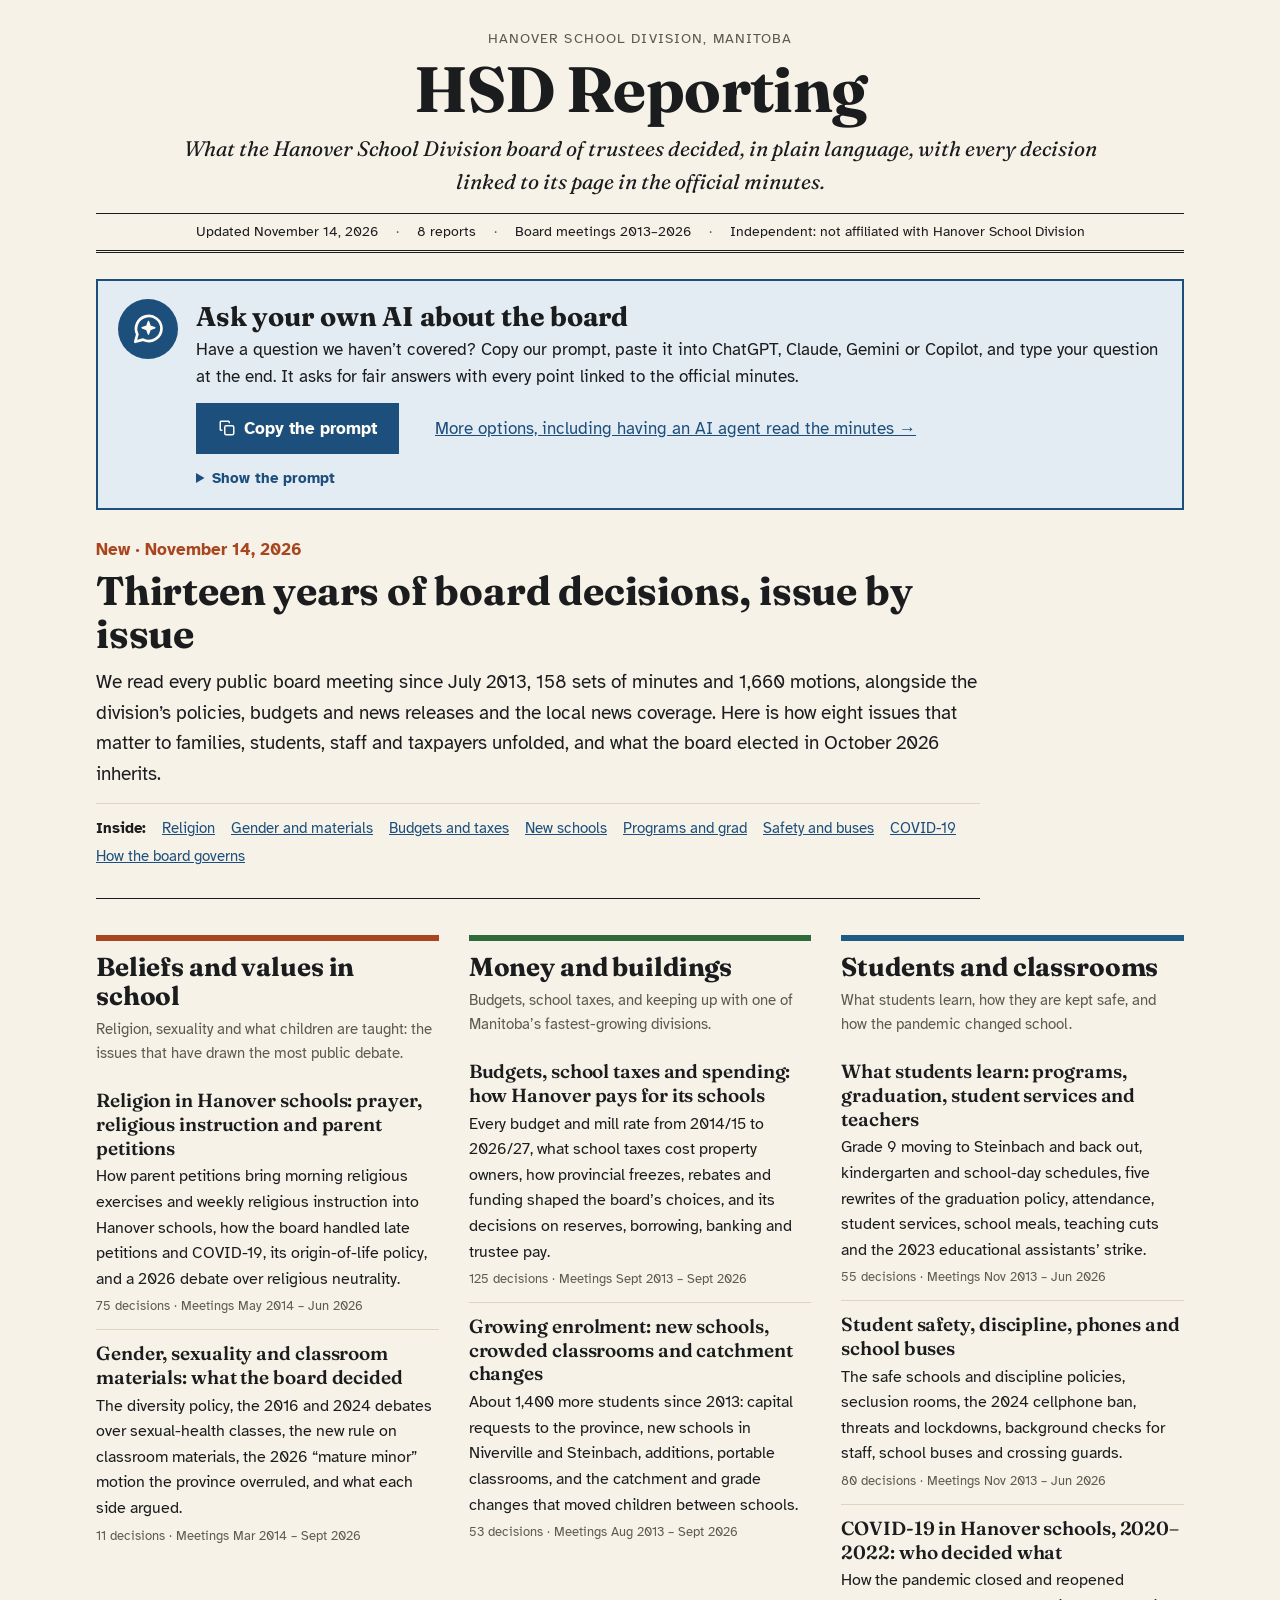
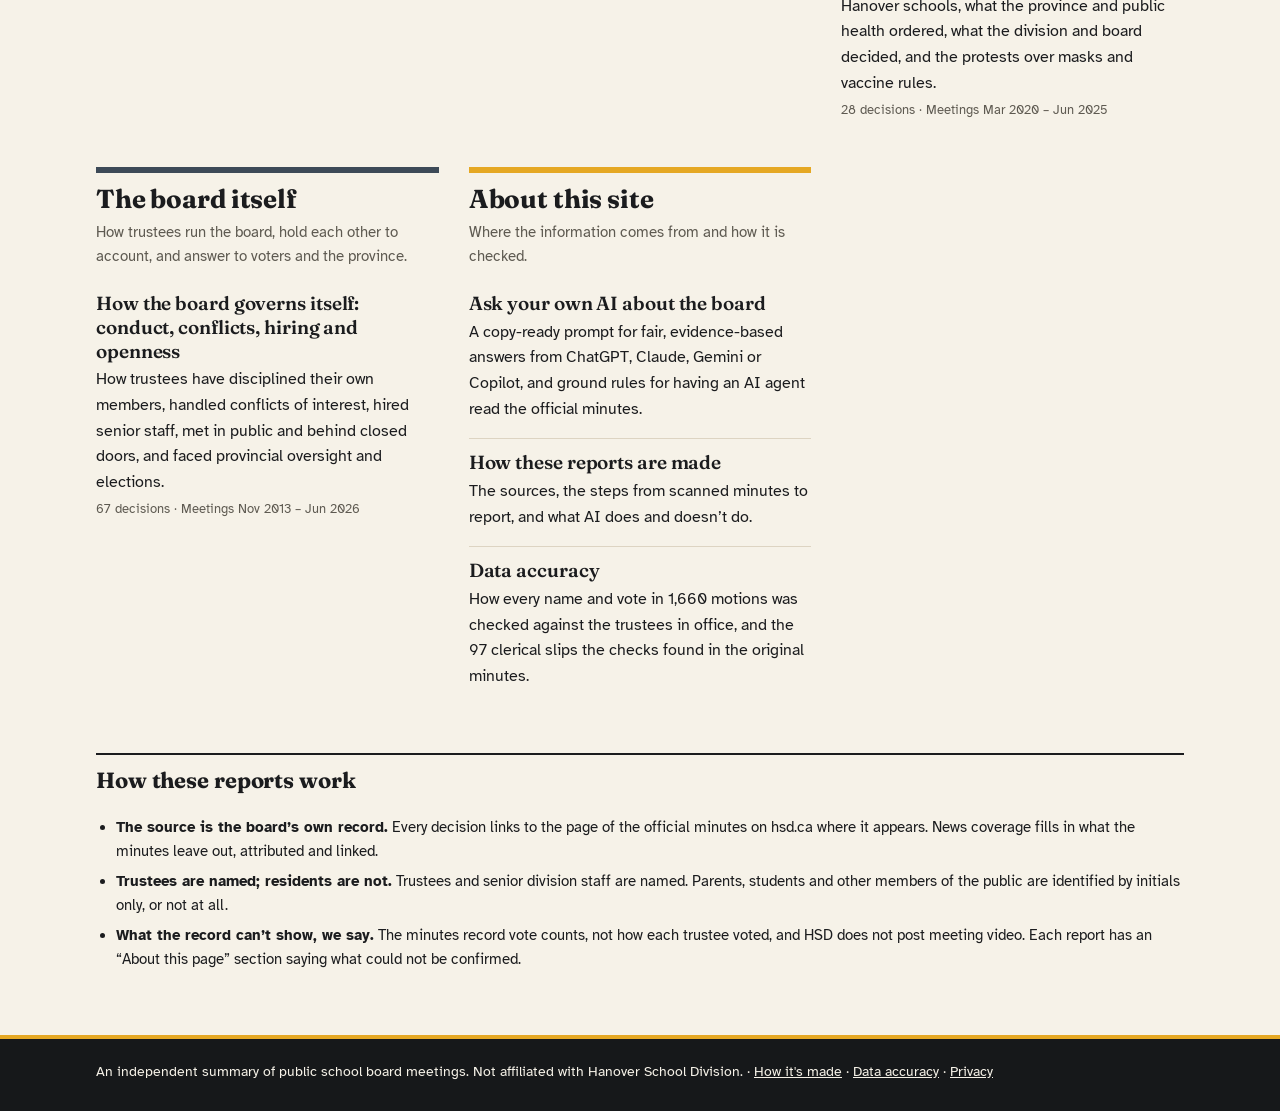
<file: index.html>
<!doctype html>
<html lang="en">
<head>
<meta charset="utf-8">
<meta name="viewport" content="width=device-width, initial-scale=1">
<link rel="icon" href="data:image/svg+xml,%3Csvg xmlns='http://www.w3.org/2000/svg' viewBox='0 0 32 32'%3E%3Crect width='32' height='32' rx='6' fill='%231f5f8b'/%3E%3Ctext x='16' y='23' font-size='19' text-anchor='middle' fill='white' font-family='Arial' font-weight='700'%3EH%3C/text%3E%3C/svg%3E">
<title>HSD Reporting</title>
<meta name="description" content="Plain-language histories of what the Hanover School Division board of trustees has decided since 2013, with every decision linked to its page of the official minutes.">
<meta property="og:type" content="website">
<meta property="og:title" content="HSD Reporting">
<meta property="og:description" content="Plain-language histories of what the Hanover School Division board of trustees has decided since 2013, with every decision linked to its page of the official minutes.">
<link rel="stylesheet" href="assets/css/style.css">
<style>
  /* Home page: newspaper front page, same layout as Steinbach City Council Reporting.
     Fonts and colour tokens come from assets/css/style.css. */
  main { max-width: 1120px; }
  .nameplate { text-align: center; padding: 28px 0 0; }
  .nameplate .place { font-size: 14px; letter-spacing: .08em; text-transform: uppercase; color: var(--muted); margin: 0 0 6px; }
  .nameplate h1 { font-size: clamp(34px, 6.4vw, 64px); line-height: 1.02; margin: 0 0 10px; font-weight: 700; letter-spacing: -0.01em; }
  .nameplate .motto { font-family: var(--font-head); font-size: clamp(17px, 2.2vw, 21px); font-style: italic; margin: 0 auto 14px; max-width: 46em; }
  .dateline { display: flex; flex-wrap: wrap; justify-content: center; gap: 4px 18px; margin: 0 0 26px; padding: 7px 0;
              border-top: 1px solid var(--text); border-bottom: 3px double var(--text); font-size: 14px; color: var(--text); }
  .dateline span + span::before { content: "\00B7"; margin-right: 18px; color: var(--muted); }

  .lead { margin: 0 0 36px; padding: 0 0 30px; border-bottom: 1px solid var(--text); max-width: 52em; }
  .lead .kicker { margin: 0 0 6px; font-weight: 700; color: var(--brick); }
  .lead h2 { border: 0; margin: 0 0 12px; padding: 0; font-size: clamp(28px, 3.4vw, 40px); line-height: 1.08; font-weight: 700; }
  .lead .dek { font-size: 19px; margin: 0 0 14px; }
  .inside { margin: 0; padding: 12px 0 0; border-top: 1px solid var(--rule); list-style: none; display: flex; flex-wrap: wrap; gap: 4px 16px; font-size: 15px; }
  .inside li { margin: 0; }
  .inside .k { font-weight: 700; }

  .sections { display: grid; grid-template-columns: repeat(auto-fit, minmax(300px, 1fr)); gap: 34px 30px; }
  section.group { border-top: 6px solid var(--sec); padding-top: 12px; }
  section.group h2 { border: 0; margin: 0 0 6px; padding: 0; font-size: 26px; line-height: 1.12; }
  .group-intro { margin: 0 0 12px; color: var(--muted); font-size: 15px; }
  .report-list { list-style: none; padding: 0; margin: 0; }
  .report-list > li { margin: 0; padding: 0; }
  .report-list > li + li { border-top: 1px solid var(--rule); }
  .report-list .report { display: block; border: 0; border-radius: 0; background: none; padding: 12px 0; text-decoration: none; color: var(--text); }
  .report-list .report .title { font-size: 19px; color: var(--text); margin: 0 0 4px; }
  .report-list .report:hover .title, .report-list .report:focus-visible .title { color: var(--accent); text-decoration: underline; }
  .report-list .report .desc { margin: 0 0 4px; font-size: 16px; }
  .how { margin-top: 48px; }
  .how h2 { font-size: 22px; }
  .how ul { font-size: 15px; }
  @media (max-width: 760px) {
    .dateline { flex-direction: column; gap: 2px; }
    .dateline span + span::before { content: none; }
  }
  /* Ask your own AI: copy-ready prompt panel (same as Steinbach City Council Reporting) */
  .ask-ai { display: grid; grid-template-columns: auto 1fr; gap: 0 18px; align-items: start; margin: 0 0 26px; padding: 18px 20px;
            background: var(--accent-soft); border: 2px solid var(--accent); }
  .ask-ai .ai-icon { width: 60px; height: 60px; border-radius: 50%; background: var(--accent); color: var(--surface); display: grid; place-items: center; }
  .ask-ai .ai-icon svg { width: 36px; height: 36px; }
  .ask-ai h2 { border: 0; margin: 2px 0 4px; padding: 0; font-size: clamp(22px, 2.6vw, 27px); line-height: 1.15; }
  .ask-ai .how-to { margin: 0 0 12px; font-size: 17px; }
  .ask-ai .actions { display: flex; flex-wrap: wrap; align-items: center; gap: 10px 18px; margin: 0; }
  .ask-ai .copy-ai { font: inherit; font-weight: 700; font-size: 17px; display: inline-flex; align-items: center; gap: 8px; padding: 10px 20px;
                     border: 2px solid var(--accent); background: var(--accent); color: var(--surface); cursor: pointer; }
  .ask-ai .copy-ai:hover { filter: brightness(1.1); }
  .ask-ai .copy-ai:focus-visible { outline: 3px solid var(--gold); outline-offset: 2px; }
  .ask-ai .copy-ai svg { width: 18px; height: 18px; }
  .ask-ai .copied { font-size: 15px; font-weight: 700; color: var(--text); }
  .ask-ai details { grid-column: 2; margin: 12px 0 0; }
  .ask-ai summary { cursor: pointer; font-size: 15px; color: var(--accent); font-weight: 700; }
  .ask-ai pre { background: var(--surface); color: var(--text); border: 1px solid var(--rule); border-left: 4px solid var(--accent);
                padding: 12px 14px; margin: 8px 0 0; white-space: pre-wrap; overflow-wrap: anywhere;
                font: 14px/1.5 ui-monospace, "Cascadia Mono", Consolas, monospace; }
  @media (max-width: 760px) {
    .ask-ai { gap: 0 12px; padding: 14px; align-items: center; }
    .ask-ai > div:not(.ai-icon) { display: contents; }
    .ask-ai .ai-icon { width: 42px; height: 42px; }
    .ask-ai .ai-icon svg { width: 26px; height: 26px; }
    .ask-ai h2 { margin: 0; font-size: 21px; }
    .ask-ai .how-to, .ask-ai .actions, .ask-ai details { grid-column: 1 / -1; }
    .ask-ai .how-to { margin: 10px 0 12px; font-size: 16px; }
    .ask-ai .actions { gap: 8px; }
    .ask-ai .copy-ai { width: 100%; justify-content: center; padding: 12px; }
    .ask-ai .copied:empty { display: none; }
    .ask-ai .actions a { font-size: 15px; }
    .ask-ai details { margin-top: 10px; }
    .ask-ai pre { font-size: 13px; padding: 10px; }
  }
</style>
</head>
<body>
<main>

<header class="nameplate">
  <p class="place">Hanover School Division, Manitoba</p>
  <h1>HSD Reporting</h1>
  <p class="motto">What the Hanover School Division board of trustees decided, in plain language, with every decision linked to its page in the official minutes.</p>
  <p class="dateline"><span>Updated November 14, 2026</span><span>8 reports</span><span>Board meetings 2013&ndash;2026</span><span>Independent: not affiliated with Hanover School Division</span></p>
</header>

<section class="ask-ai" id="ask-ai" aria-labelledby="ask-ai-h">
  <div class="ai-icon"><svg viewBox="0 0 24 24" fill="none" stroke="currentColor" stroke-width="1.8" stroke-linecap="round" stroke-linejoin="round" aria-hidden="true"><path d="M21 11.5a8.5 8.5 0 0 1-12.3 7.6L3.5 20.5l1.4-4.9A8.5 8.5 0 1 1 21 11.5z"/><path d="M12.3 7l1.1 3.1 3.1 1.1-3.1 1.1-1.1 3.1-1.1-3.1-3.1-1.1 3.1-1.1z" fill="currentColor" stroke-width="1"/></svg></div>
  <div>
    <h2 id="ask-ai-h">Ask your own AI about the board</h2>
    <p class="how-to">Have a question we haven&rsquo;t covered? Copy our prompt, paste it into ChatGPT, Claude, Gemini or Copilot, and type your question at the end. It asks for fair answers with every point linked to the official minutes.</p>
    <p class="actions">
      <button class="copy-ai" type="button" data-target="home-prompt" hidden><svg viewBox="0 0 24 24" fill="none" stroke="currentColor" stroke-width="2" stroke-linecap="round" stroke-linejoin="round" aria-hidden="true"><rect x="9" y="9" width="12" height="12" rx="2"/><path d="M5 15H4a1 1 0 0 1-1-1V4a1 1 0 0 1 1-1h10a1 1 0 0 1 1 1v1"/></svg><span>Copy the prompt</span></button>
      <span class="copied" role="status" aria-live="polite"></span>
      <a href="ask-your-ai/">More options, including having an AI agent read the minutes &rarr;</a>
    </p>
  </div>
  <details>
    <summary>Show the prompt</summary>
<!-- Keep in sync with #chat-prompt in ask-your-ai/index.html -->
<pre id="home-prompt">I have a question about the Hanover School Division board of trustees (Manitoba). Please research it using these sources:
- https://hsdreporting.ca/llms.txt (a guide to every report on the site)
- https://hsdreporting.ca/ (the reports themselves)
- https://hsd.ca/governance/agendas-minutes/ (the board's official minutes and agendas, if the reports don't cover my question)

How to answer:
1. Be neutral. Describe what trustees and the division said and did without guessing at motives or taking sides. Where people disagreed, give each side's strongest points in their own words.
2. Back every point with specific evidence: the meeting date, the motion or a short exact quote, and a link to the page of the minutes or the news story where it appears.
3. The minutes record how many trustees voted for and against, not who. Don't say how a trustee voted unless the minutes record a named vote or a news source you cite reports it.
4. Keep three things clearly apart: what the record shows, what the site's analysis says, and your own conclusions.
5. If you can't open these sources, or they don't answer my question, say so plainly. Don't fill gaps from memory or guesswork, and tell me what you could not confirm.
6. Parents, students and other members of the public are not named in these sources. Don't try to identify them.

My question: [type your question here]</pre>
  </details>
</section>

<article class="lead" aria-labelledby="lead-h">
  <p class="kicker">New &middot; November 14, 2026</p>
  <h2 id="lead-h">Thirteen years of board decisions, issue by issue</h2>
  <p class="dek">We read every public board meeting since July 2013, 158 sets of minutes and 1,660 motions, alongside the division&rsquo;s policies, budgets and news releases and the local news coverage. Here is how eight issues that matter to families, students, staff and taxpayers unfolded, and what the board elected in October 2026 inherits.</p>
  <ul class="inside">
    <li class="k">Inside:</li>
    <li><a href="religion-in-schools/">Religion</a></li>
    <li><a href="gender-sexuality-materials/">Gender and materials</a></li>
    <li><a href="budget-taxes/">Budgets and taxes</a></li>
    <li><a href="schools-growth/">New schools</a></li>
    <li><a href="learning-programs/">Programs and grad</a></li>
    <li><a href="safety-discipline/">Safety and buses</a></li>
    <li><a href="covid-19/">COVID-19</a></li>
    <li><a href="board-governance/">How the board governs</a></li>
  </ul>
</article>

<div class="sections">

<section class="group" id="values" style="--sec: var(--brick)" aria-labelledby="values-h">
<h2 id="values-h">Beliefs and values in school</h2>
<p class="group-intro">Religion, sexuality and what children are taught: the issues that have drawn the most public debate.</p>
<ul class="report-list">
  <li>
    <a class="report" href="religion-in-schools/">
      <p class="title">Religion in Hanover schools: prayer, religious instruction and parent petitions</p>
      <p class="desc">How parent petitions bring morning religious exercises and weekly religious instruction into Hanover schools, how the board handled late petitions and COVID-19, its origin-of-life policy, and a 2026 debate over religious neutrality.</p>
      <p class="when">75 decisions &middot; Meetings May 2014 &ndash; Jun 2026</p>
    </a>
  </li>
  <li>
    <a class="report" href="gender-sexuality-materials/">
      <p class="title">Gender, sexuality and classroom materials: what the board decided</p>
      <p class="desc">The diversity policy, the 2016 and 2024 debates over sexual-health classes, the new rule on classroom materials, the 2026 &ldquo;mature minor&rdquo; motion the province overruled, and what each side argued.</p>
      <p class="when">11 decisions &middot; Meetings Mar 2014 &ndash; Sept 2026</p>
    </a>
  </li>
</ul>
</section>

<section class="group" id="money" style="--sec: var(--field)" aria-labelledby="money-h">
<h2 id="money-h">Money and buildings</h2>
<p class="group-intro">Budgets, school taxes, and keeping up with one of Manitoba&rsquo;s fastest-growing divisions.</p>
<ul class="report-list">
  <li>
    <a class="report" href="budget-taxes/">
      <p class="title">Budgets, school taxes and spending: how Hanover pays for its schools</p>
      <p class="desc">Every budget and mill rate from 2014/15 to 2026/27, what school taxes cost property owners, how provincial freezes, rebates and funding shaped the board&rsquo;s choices, and its decisions on reserves, borrowing, banking and trustee pay.</p>
      <p class="when">125 decisions &middot; Meetings Sept 2013 &ndash; Sept 2026</p>
    </a>
  </li>
  <li>
    <a class="report" href="schools-growth/">
      <p class="title">Growing enrolment: new schools, crowded classrooms and catchment changes</p>
      <p class="desc">About 1,400 more students since 2013: capital requests to the province, new schools in Niverville and Steinbach, additions, portable classrooms, and the catchment and grade changes that moved children between schools.</p>
      <p class="when">53 decisions &middot; Meetings Aug 2013 &ndash; Sept 2026</p>
    </a>
  </li>
</ul>
</section>

<section class="group" id="students" style="--sec: var(--lake)" aria-labelledby="students-h">
<h2 id="students-h">Students and classrooms</h2>
<p class="group-intro">What students learn, how they are kept safe, and how the pandemic changed school.</p>
<ul class="report-list">
  <li>
    <a class="report" href="learning-programs/">
      <p class="title">What students learn: programs, graduation, student services and teachers</p>
      <p class="desc">Grade 9 moving to Steinbach and back out, kindergarten and school-day schedules, five rewrites of the graduation policy, attendance, student services, school meals, teaching cuts and the 2023 educational assistants&rsquo; strike.</p>
      <p class="when">55 decisions &middot; Meetings Nov 2013 &ndash; Jun 2026</p>
    </a>
  </li>
  <li>
    <a class="report" href="safety-discipline/">
      <p class="title">Student safety, discipline, phones and school buses</p>
      <p class="desc">The safe schools and discipline policies, seclusion rooms, the 2024 cellphone ban, threats and lockdowns, background checks for staff, school buses and crossing guards.</p>
      <p class="when">80 decisions &middot; Meetings Nov 2013 &ndash; Jun 2026</p>
    </a>
  </li>
  <li>
    <a class="report" href="covid-19/">
      <p class="title">COVID-19 in Hanover schools, 2020&ndash;2022: who decided what</p>
      <p class="desc">How the pandemic closed and reopened Hanover schools, what the province and public health ordered, what the division and board decided, and the protests over masks and vaccine rules.</p>
      <p class="when">28 decisions &middot; Meetings Mar 2020 &ndash; Jun 2025</p>
    </a>
  </li>
</ul>
</section>

<section class="group" id="board" style="--sec: var(--slate)" aria-labelledby="board-h">
<h2 id="board-h">The board itself</h2>
<p class="group-intro">How trustees run the board, hold each other to account, and answer to voters and the province.</p>
<ul class="report-list">
  <li>
    <a class="report" href="board-governance/">
      <p class="title">How the board governs itself: conduct, conflicts, hiring and openness</p>
      <p class="desc">How trustees have disciplined their own members, handled conflicts of interest, hired senior staff, met in public and behind closed doors, and faced provincial oversight and elections.</p>
      <p class="when">67 decisions &middot; Meetings Nov 2013 &ndash; Jun 2026</p>
    </a>
  </li>
</ul>
</section>

<section class="group" id="about" style="--sec: var(--gold)" aria-labelledby="about-h">
<h2 id="about-h">About this site</h2>
<p class="group-intro">Where the information comes from and how it is checked.</p>
<ul class="report-list">
  <li>
    <a class="report" href="ask-your-ai/">
      <p class="title">Ask your own AI about the board</p>
      <p class="desc">A copy-ready prompt for fair, evidence-based answers from ChatGPT, Claude, Gemini or Copilot, and ground rules for having an AI agent read the official minutes.</p>
    </a>
  </li>
  <li>
    <a class="report" href="how-its-made/">
      <p class="title">How these reports are made</p>
      <p class="desc">The sources, the steps from scanned minutes to report, and what AI does and doesn&rsquo;t do.</p>
    </a>
  </li>
  <li>
    <a class="report" href="data-accuracy/">
      <p class="title">Data accuracy</p>
      <p class="desc">How every name and vote in 1,660 motions was checked against the trustees in office, and the 97 clerical slips the checks found in the original minutes.</p>
    </a>
  </li>
</ul>
</section>

</div>

<section class="how" aria-labelledby="how-h">
  <h2 id="how-h">How these reports work</h2>
  <ul>
    <li><strong>The source is the board&rsquo;s own record.</strong> Every decision links to the page of the official minutes on hsd.ca where it appears. News coverage fills in what the minutes leave out, attributed and linked.</li>
    <li><strong>Trustees are named; residents are not.</strong> Trustees and senior division staff are named. Parents, students and other members of the public are identified by initials only, or not at all.</li>
    <li><strong>What the record can&rsquo;t show, we say.</strong> The minutes record vote counts, not how each trustee voted, and HSD does not post meeting video. Each report has an &ldquo;About this page&rdquo; section saying what could not be confirmed.</li>
  </ul>
</section>

<footer class="site">
  <p>An independent summary of public school board meetings. Not affiliated with Hanover School Division. &middot; <a href="how-its-made/">How it's made</a> &middot; <a href="data-accuracy/">Data accuracy</a> &middot; <a href="privacy/">Privacy</a></p>
</footer>
</main>
<script>
// Ask-your-AI copy button (hidden without JavaScript; the prompt stays readable under "Show the prompt")
(function () {
  var btn = document.querySelector('.copy-ai');
  if (!btn) return;
  btn.hidden = false;
  var label = btn.querySelector('span'), note = btn.parentNode.querySelector('.copied'), pre = document.getElementById(btn.getAttribute('data-target'));
  btn.addEventListener('click', function () {
    function done(msg) { label.textContent = 'Copied!'; note.textContent = msg; setTimeout(function () { label.textContent = 'Copy the prompt'; }, 2500); }
    function fallback() {
      pre.closest('details').open = true;
      var r = document.createRange(); r.selectNodeContents(pre);
      var s = window.getSelection(); s.removeAllRanges(); s.addRange(r);
      note.textContent = 'Selected. Press Ctrl+C (or ⌘+C) to copy.';
    }
    if (navigator.clipboard && navigator.clipboard.writeText) {
      navigator.clipboard.writeText(pre.textContent).then(function () { done('Now paste it into your AI and add your question.'); }, fallback);
    } else { fallback(); }
  });
})();
</script>
</body>
</html>
</file>
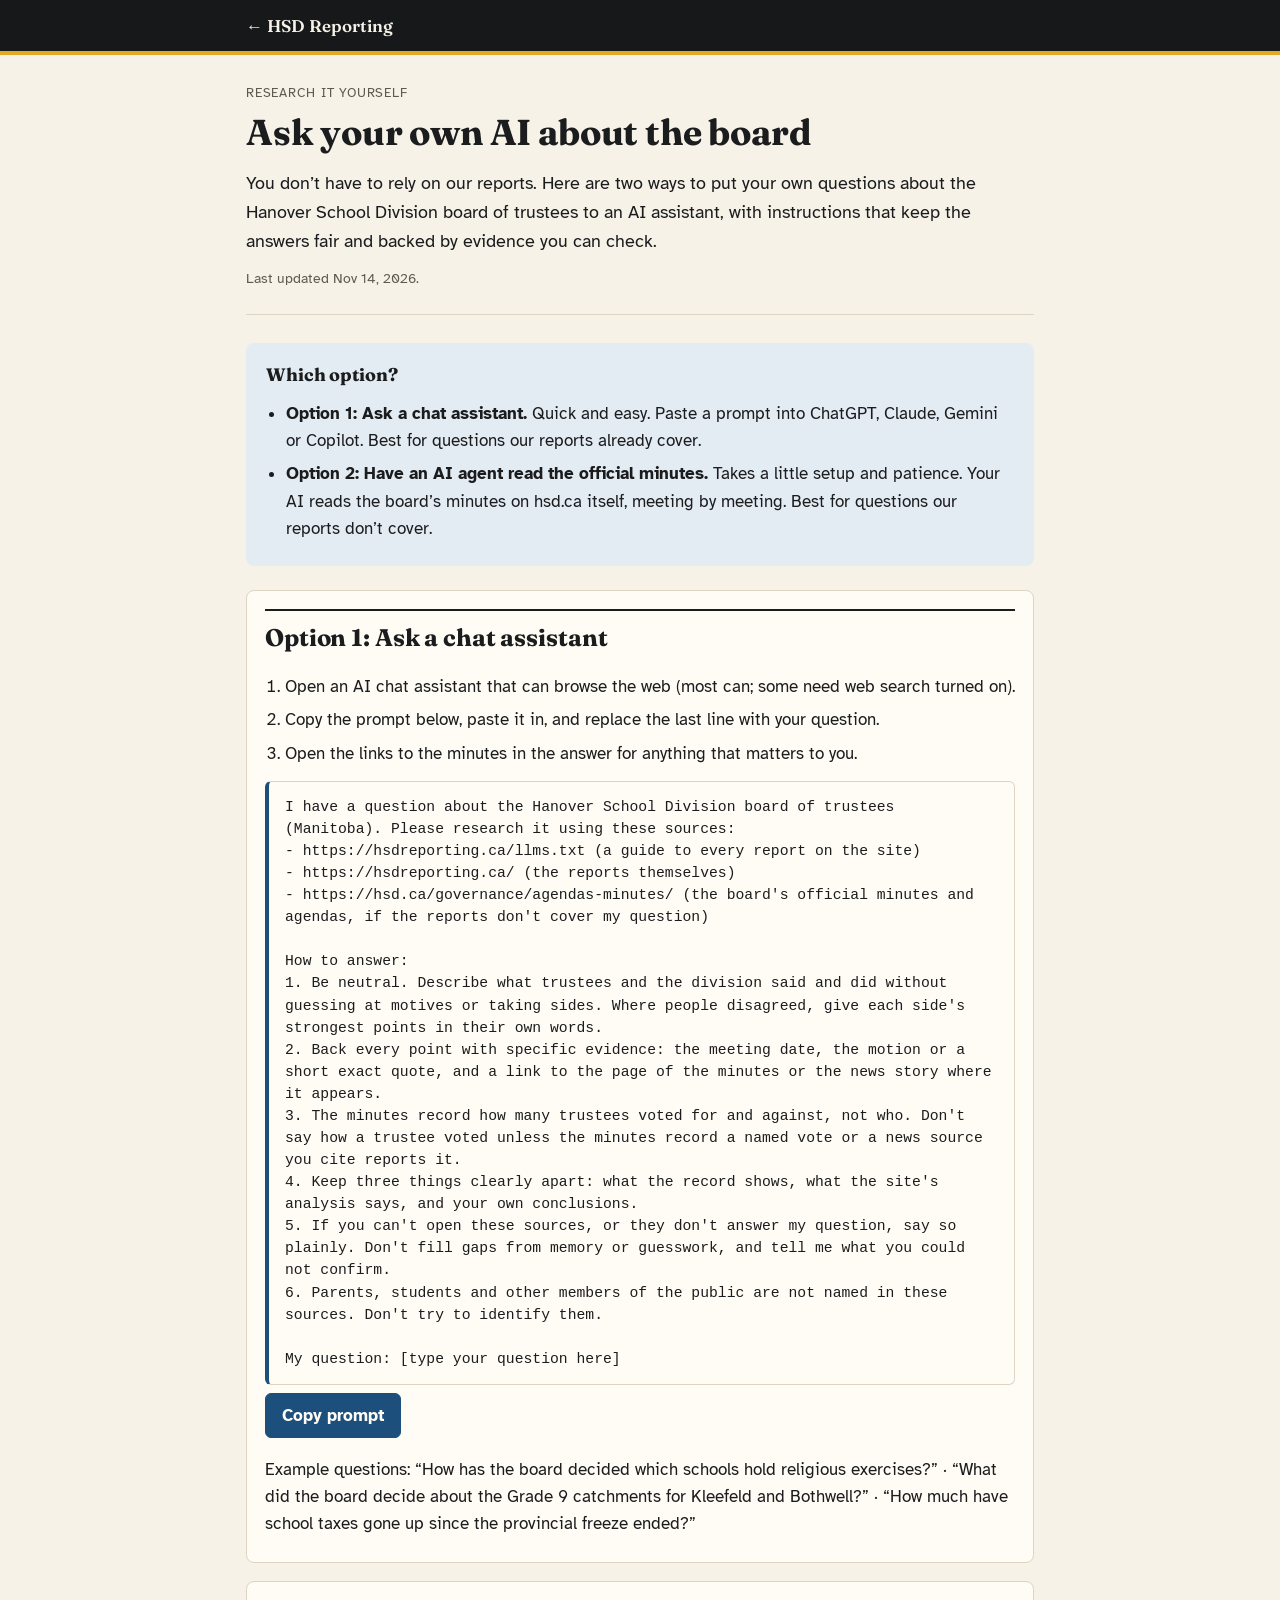
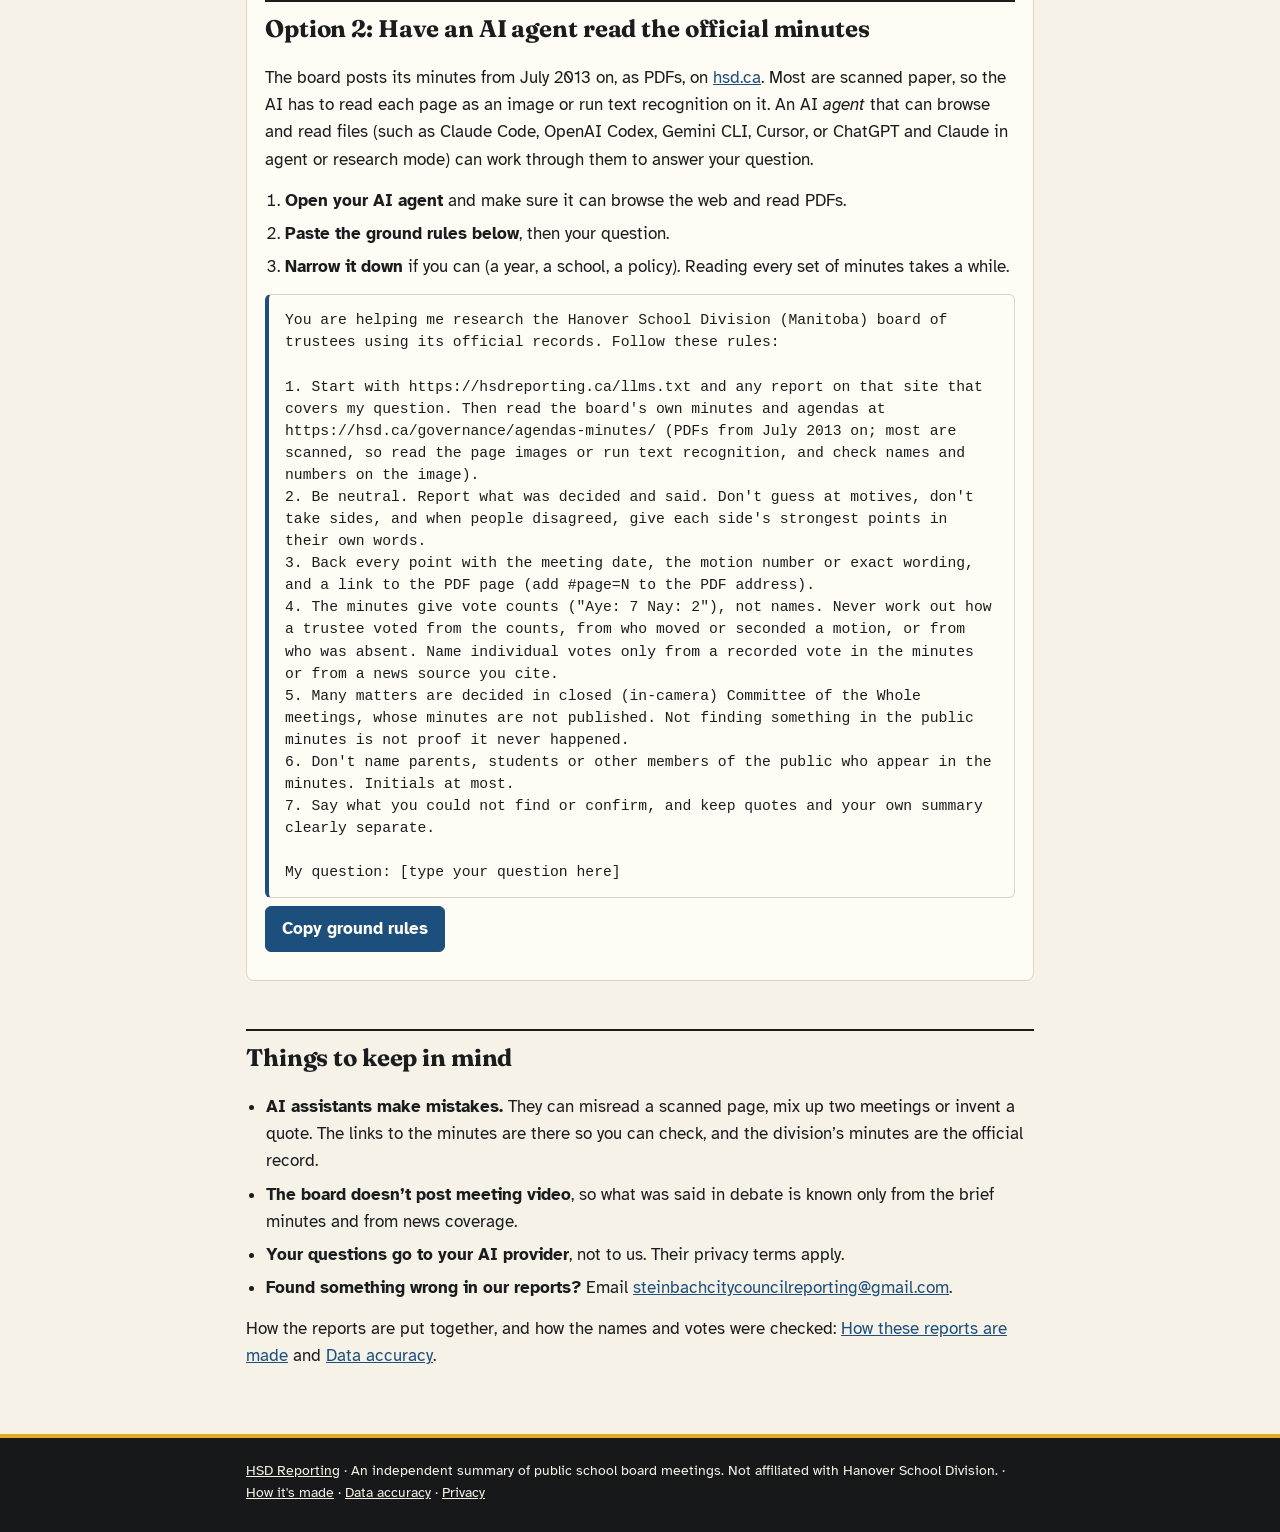
<file: ask-your-ai/index.html>
<!doctype html>
<html lang="en">
<head>
<meta charset="utf-8">
<meta name="viewport" content="width=device-width, initial-scale=1">
<link rel="icon" href="data:image/svg+xml,%3Csvg xmlns='http://www.w3.org/2000/svg' viewBox='0 0 32 32'%3E%3Crect width='32' height='32' rx='6' fill='%231f5f8b'/%3E%3Ctext x='16' y='23' font-size='19' text-anchor='middle' fill='white' font-family='Arial' font-weight='700'%3EH%3C/text%3E%3C/svg%3E">
<title>Ask Your Own AI About the Board | HSD Reporting</title>
<meta name="description" content="Two ways to research the Hanover School Division board of trustees with your own AI assistant: point a chat assistant at this site with a fair, evidence-first prompt, or have an AI agent read the board's official minutes.">
<meta property="og:type" content="article">
<meta property="og:title" content="Ask your own AI about the board | HSD Reporting">
<meta property="og:description" content="A copy-ready prompt for fair, evidence-based answers about the Hanover School Division board, and ground rules for running your own AI agent on the official minutes.">
<meta property="og:url" content="https://hsdreporting.ca/ask-your-ai/">
<meta property="og:site_name" content="HSD Reporting">
<link rel="stylesheet" href="../assets/css/style.css">
<style>
.prompt { position: relative; margin: 12px 0 18px; }
.prompt pre { background: var(--surface); color: var(--text); border: 1px solid var(--rule); border-left: 4px solid var(--accent);
  border-radius: 6px; padding: 14px 16px; margin: 0; white-space: pre-wrap; word-wrap: break-word; overflow-wrap: anywhere;
  font: 0.92rem/1.5 ui-monospace, "Cascadia Mono", Consolas, monospace; }
.copy { font: inherit; font-weight: 700; margin-top: 8px; padding: 8px 16px; border-radius: 6px; cursor: pointer;
  border: 1px solid var(--accent); background: var(--accent); color: var(--surface); }
.copy:focus-visible { outline: 3px solid var(--gold); outline-offset: 2px; }
.copied { margin-left: 10px; color: var(--muted); font-size: 0.9rem; }
.option { border: 1px solid var(--rule); background: var(--surface); border-radius: 8px; padding: 4px 18px 10px; margin: 18px 0; }
.option h2 { margin-top: 14px; }
.steps li { margin-bottom: 6px; }
</style>
</head>
<body>
<main>

<p class="sitebar"><a href="../">&larr; HSD Reporting</a></p>

<header class="page">
  <p class="eyebrow">Research it yourself</p>
  <h1>Ask your own AI about the board</h1>
  <p class="lede">You don&rsquo;t have to rely on our reports. Here are two ways to put your own questions about the Hanover School Division board of trustees to an AI assistant, with instructions that keep the answers fair and backed by evidence you can check.</p>
  <p class="meta">Last updated Nov 14, 2026.</p>
</header>

<section class="callout">
  <h2>Which option?</h2>
  <ul>
    <li><strong>Option 1: Ask a chat assistant.</strong> Quick and easy. Paste a prompt into ChatGPT, Claude, Gemini or Copilot. Best for questions our reports already cover.</li>
    <li><strong>Option 2: Have an AI agent read the official minutes.</strong> Takes a little setup and patience. Your AI reads the board&rsquo;s minutes on hsd.ca itself, meeting by meeting. Best for questions our reports don&rsquo;t cover.</li>
  </ul>
</section>

<div class="option">
<h2 id="chat">Option 1: Ask a chat assistant</h2>
<ol class="steps">
  <li>Open an AI chat assistant that can browse the web (most can; some need web search turned on).</li>
  <li>Copy the prompt below, paste it in, and replace the last line with your question.</li>
  <li>Open the links to the minutes in the answer for anything that matters to you.</li>
</ol>

<div class="prompt">
<!-- Keep in sync with #home-prompt in ../index.html -->
<pre id="chat-prompt">I have a question about the Hanover School Division board of trustees (Manitoba). Please research it using these sources:
- https://hsdreporting.ca/llms.txt (a guide to every report on the site)
- https://hsdreporting.ca/ (the reports themselves)
- https://hsd.ca/governance/agendas-minutes/ (the board's official minutes and agendas, if the reports don't cover my question)

How to answer:
1. Be neutral. Describe what trustees and the division said and did without guessing at motives or taking sides. Where people disagreed, give each side's strongest points in their own words.
2. Back every point with specific evidence: the meeting date, the motion or a short exact quote, and a link to the page of the minutes or the news story where it appears.
3. The minutes record how many trustees voted for and against, not who. Don't say how a trustee voted unless the minutes record a named vote or a news source you cite reports it.
4. Keep three things clearly apart: what the record shows, what the site's analysis says, and your own conclusions.
5. If you can't open these sources, or they don't answer my question, say so plainly. Don't fill gaps from memory or guesswork, and tell me what you could not confirm.
6. Parents, students and other members of the public are not named in these sources. Don't try to identify them.

My question: [type your question here]</pre>
<button class="copy" type="button" data-target="chat-prompt">Copy prompt</button><span class="copied" role="status" aria-live="polite"></span>
</div>
<p>Example questions: &ldquo;How has the board decided which schools hold religious exercises?&rdquo; &middot; &ldquo;What did the board decide about the Grade 9 catchments for Kleefeld and Bothwell?&rdquo; &middot; &ldquo;How much have school taxes gone up since the provincial freeze ended?&rdquo;</p>
</div>

<div class="option">
<h2 id="agent">Option 2: Have an AI agent read the official minutes</h2>
<p>The board posts its minutes from July 2013 on, as PDFs, on <a href="https://hsd.ca/governance/agendas-minutes/">hsd.ca</a>. Most are scanned paper, so the AI has to read each page as an image or run text recognition on it. An AI <em>agent</em> that can browse and read files (such as Claude Code, OpenAI Codex, Gemini CLI, Cursor, or ChatGPT and Claude in agent or research mode) can work through them to answer your question.</p>
<ol class="steps">
  <li><strong>Open your AI agent</strong> and make sure it can browse the web and read PDFs.</li>
  <li><strong>Paste the ground rules below</strong>, then your question.</li>
  <li><strong>Narrow it down</strong> if you can (a year, a school, a policy). Reading every set of minutes takes a while.</li>
</ol>

<div class="prompt">
<pre id="agent-prompt">You are helping me research the Hanover School Division (Manitoba) board of trustees using its official records. Follow these rules:

1. Start with https://hsdreporting.ca/llms.txt and any report on that site that covers my question. Then read the board's own minutes and agendas at https://hsd.ca/governance/agendas-minutes/ (PDFs from July 2013 on; most are scanned, so read the page images or run text recognition, and check names and numbers on the image).
2. Be neutral. Report what was decided and said. Don't guess at motives, don't take sides, and when people disagreed, give each side's strongest points in their own words.
3. Back every point with the meeting date, the motion number or exact wording, and a link to the PDF page (add #page=N to the PDF address).
4. The minutes give vote counts ("Aye: 7 Nay: 2"), not names. Never work out how a trustee voted from the counts, from who moved or seconded a motion, or from who was absent. Name individual votes only from a recorded vote in the minutes or from a news source you cite.
5. Many matters are decided in closed (in-camera) Committee of the Whole meetings, whose minutes are not published. Not finding something in the public minutes is not proof it never happened.
6. Don't name parents, students or other members of the public who appear in the minutes. Initials at most.
7. Say what you could not find or confirm, and keep quotes and your own summary clearly separate.

My question: [type your question here]</pre>
<button class="copy" type="button" data-target="agent-prompt">Copy ground rules</button><span class="copied" role="status" aria-live="polite"></span>
</div>
</div>

<section>
  <h2>Things to keep in mind</h2>
  <ul>
    <li><strong>AI assistants make mistakes.</strong> They can misread a scanned page, mix up two meetings or invent a quote. The links to the minutes are there so you can check, and the division&rsquo;s minutes are the official record.</li>
    <li><strong>The board doesn&rsquo;t post meeting video</strong>, so what was said in debate is known only from the brief minutes and from news coverage.</li>
    <li><strong>Your questions go to your AI provider</strong>, not to us. Their privacy terms apply.</li>
    <li><strong>Found something wrong in our reports?</strong> Email <a href="mailto:steinbachcitycouncilreporting@gmail.com">steinbachcitycouncilreporting@gmail.com</a>.</li>
  </ul>
  <p>How the reports are put together, and how the names and votes were checked: <a href="../how-its-made/">How these reports are made</a> and <a href="../data-accuracy/">Data accuracy</a>.</p>
</section>

<footer class="site">
  <p><a href="../">HSD Reporting</a> &middot; An independent summary of public school board meetings. Not affiliated with Hanover School Division. &middot; <a href="../how-its-made/">How it's made</a> &middot; <a href="../data-accuracy/">Data accuracy</a> &middot; <a href="../privacy/">Privacy</a></p>
</footer>

</main>
<script>
for (const btn of document.querySelectorAll(".copy")) {
  btn.addEventListener("click", async () => {
    const text = document.getElementById(btn.dataset.target).textContent;
    const note = btn.nextElementSibling;
    try {
      await navigator.clipboard.writeText(text);
      note.textContent = "Copied. Paste it into your AI assistant.";
    } catch (e) {
      const range = document.createRange();
      range.selectNodeContents(document.getElementById(btn.dataset.target));
      const sel = window.getSelection(); sel.removeAllRanges(); sel.addRange(range);
      note.textContent = "Selected. Press Ctrl+C (or ⌘+C) to copy.";
    }
  });
}
</script>
</body>
</html>
</file>
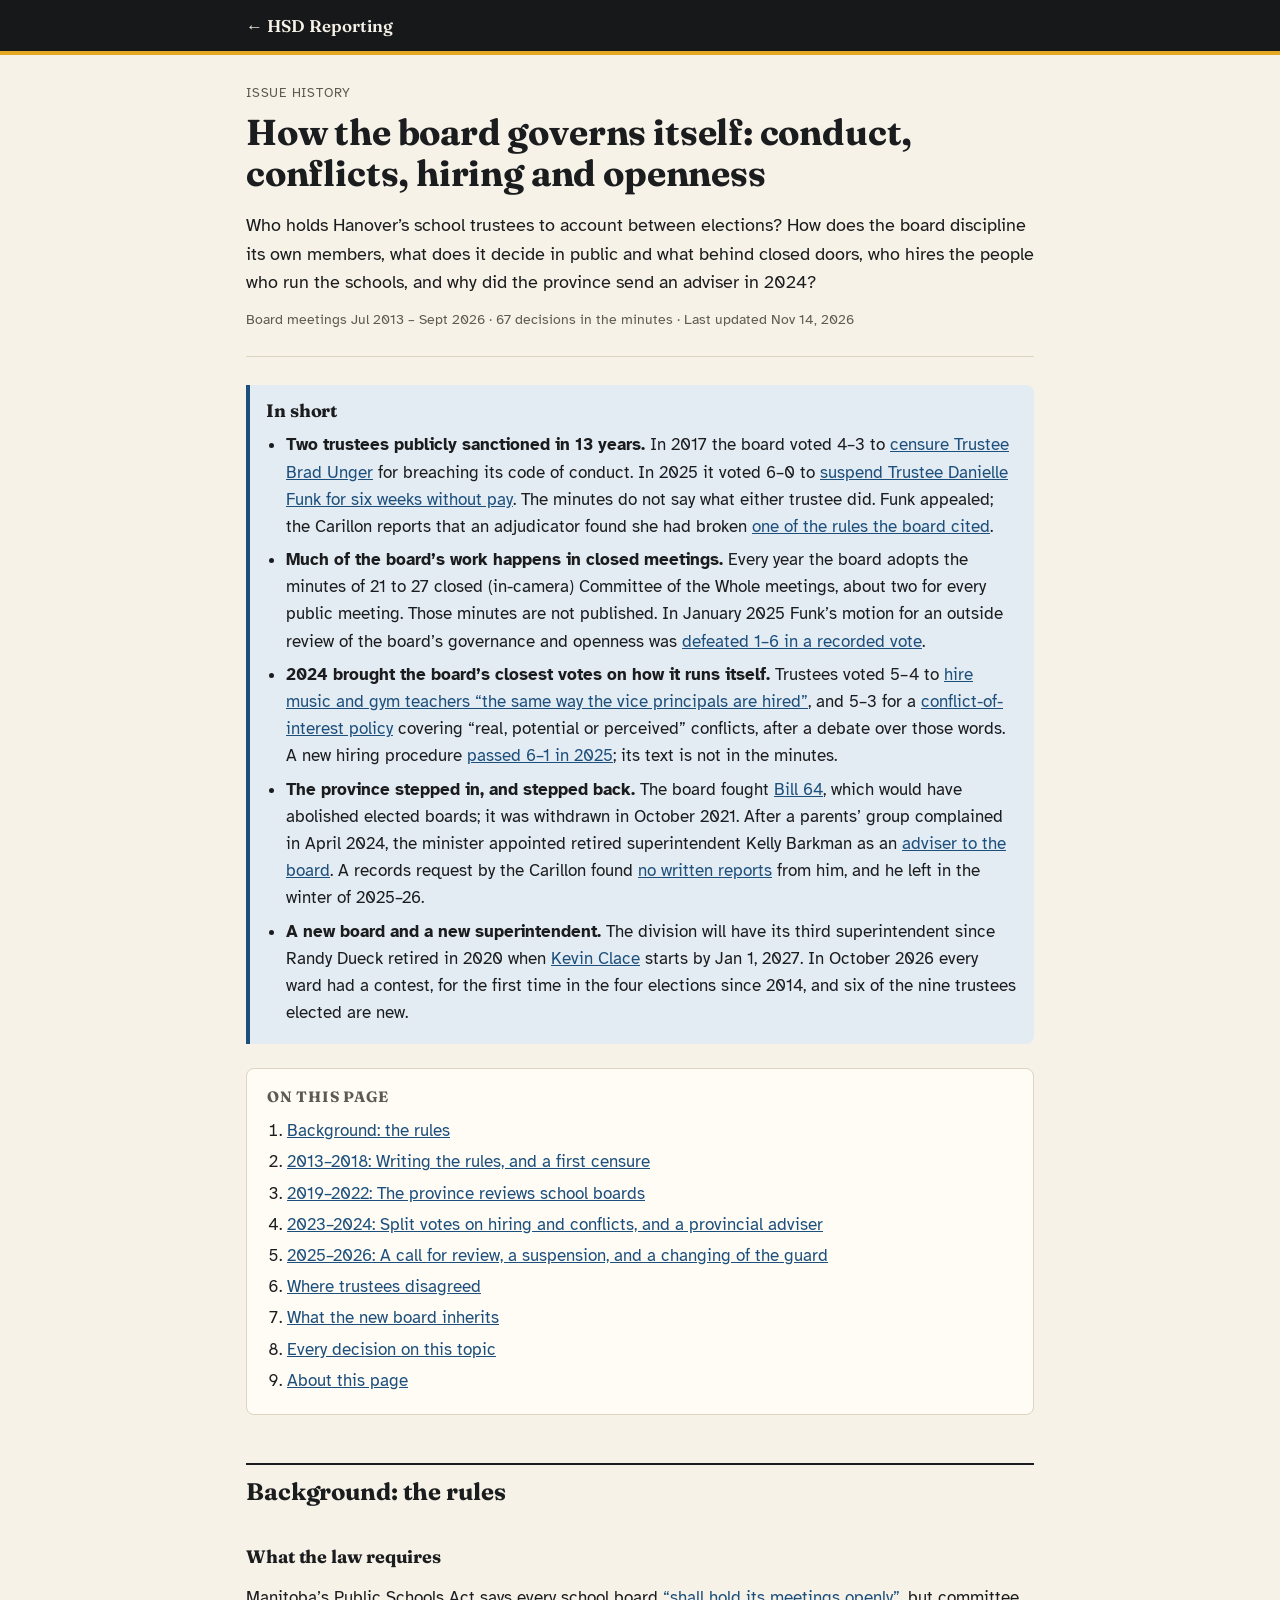
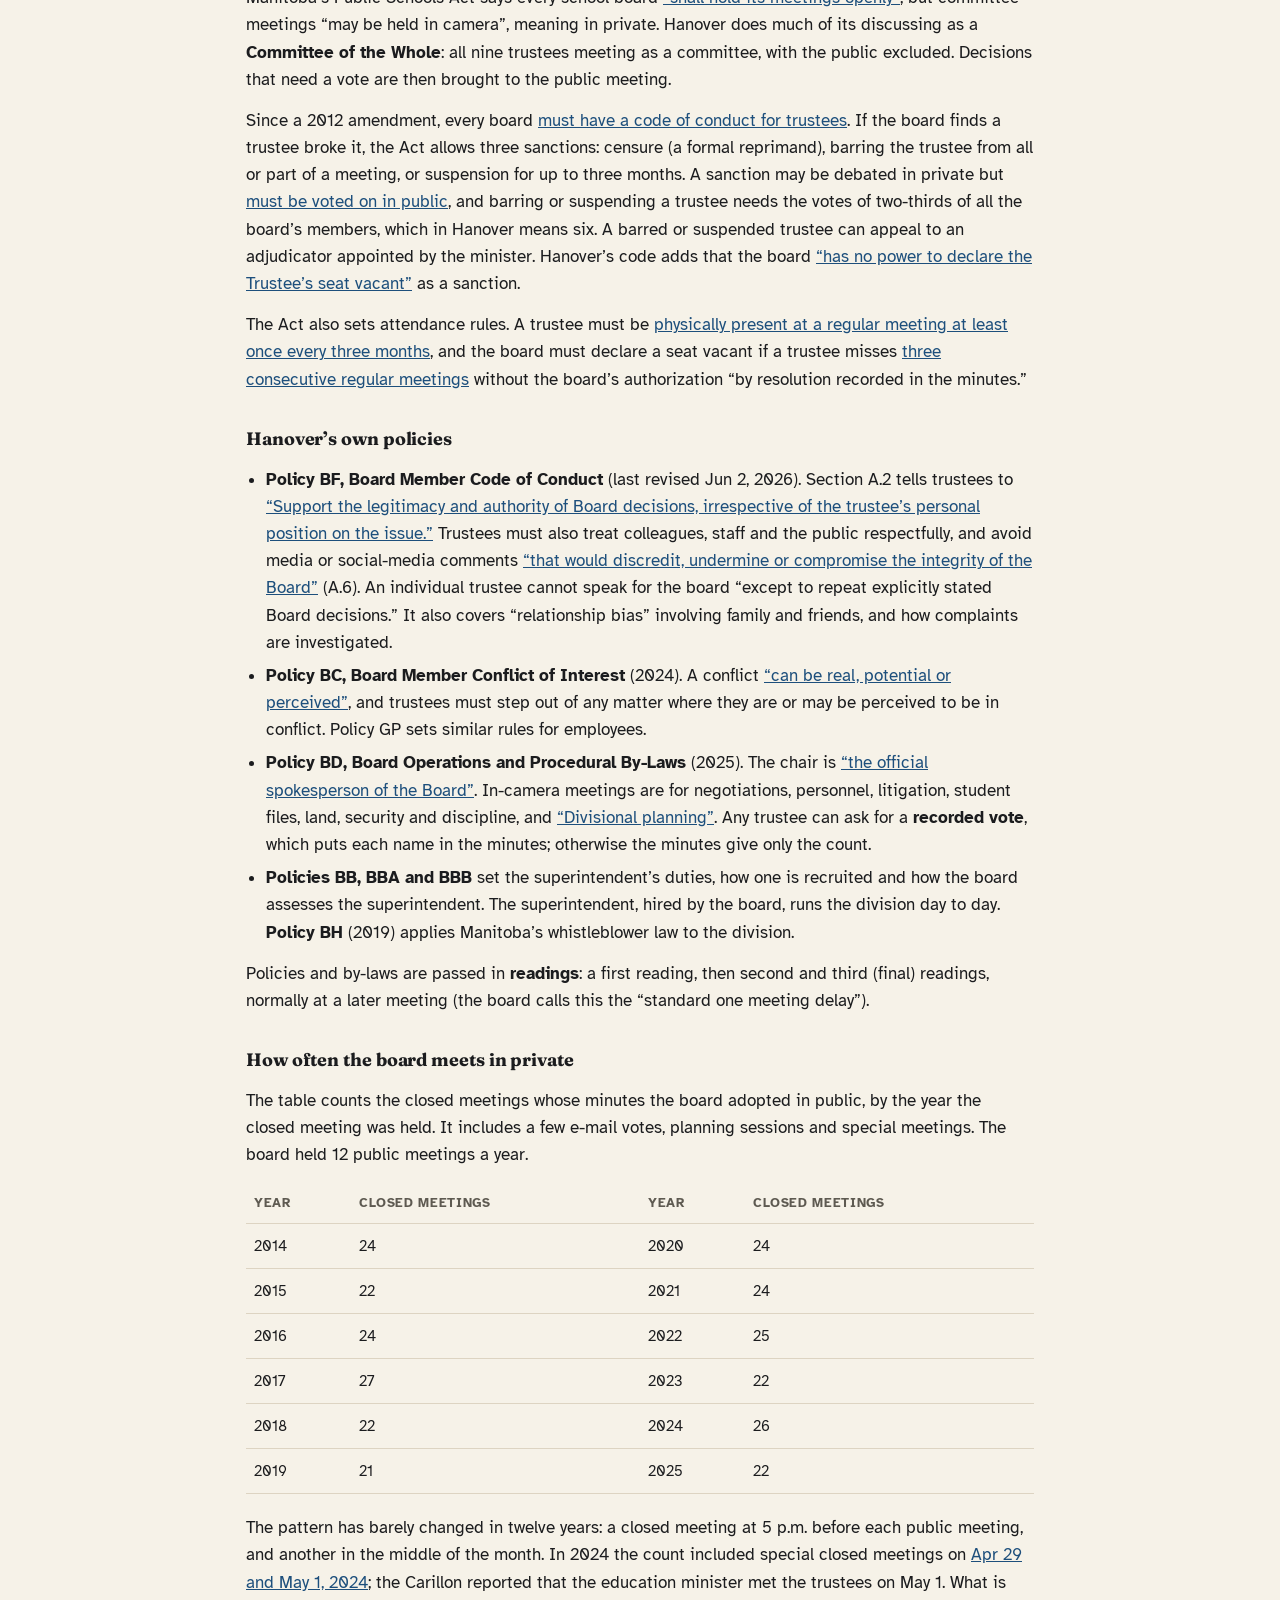
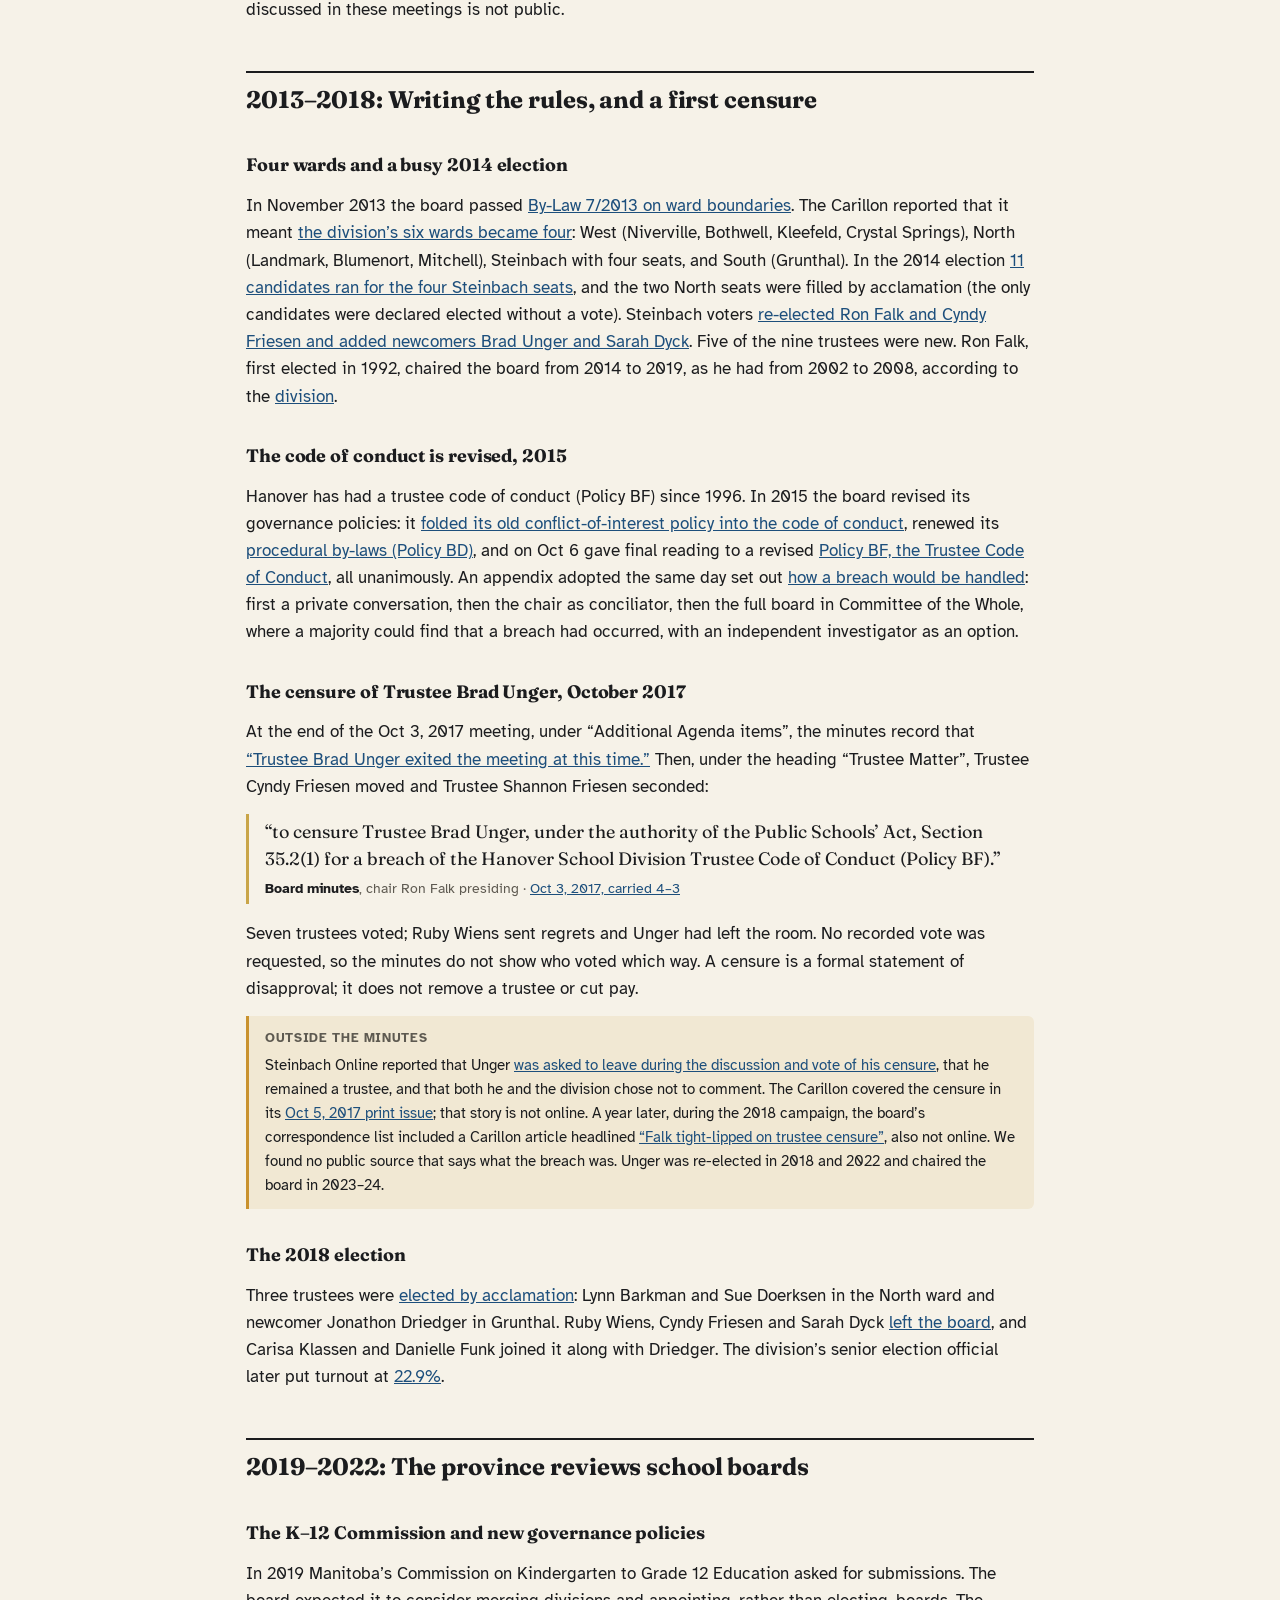
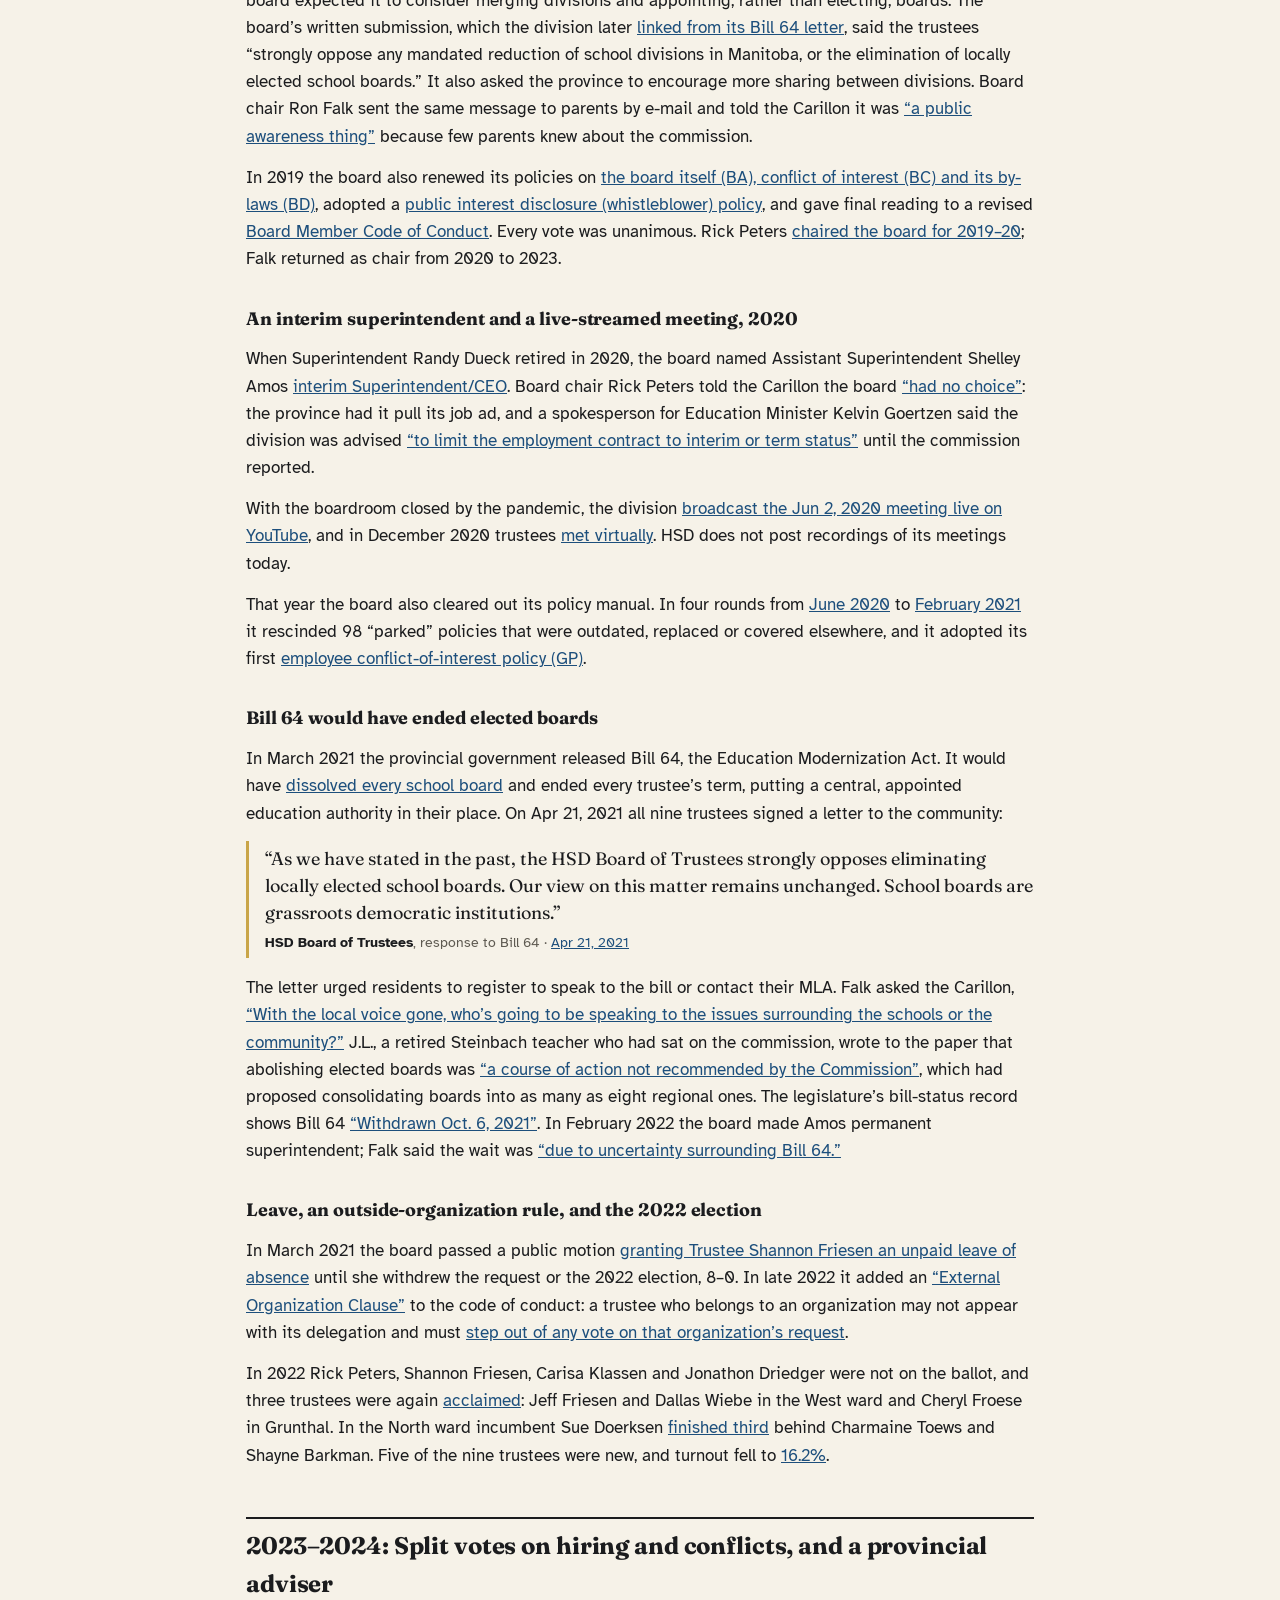
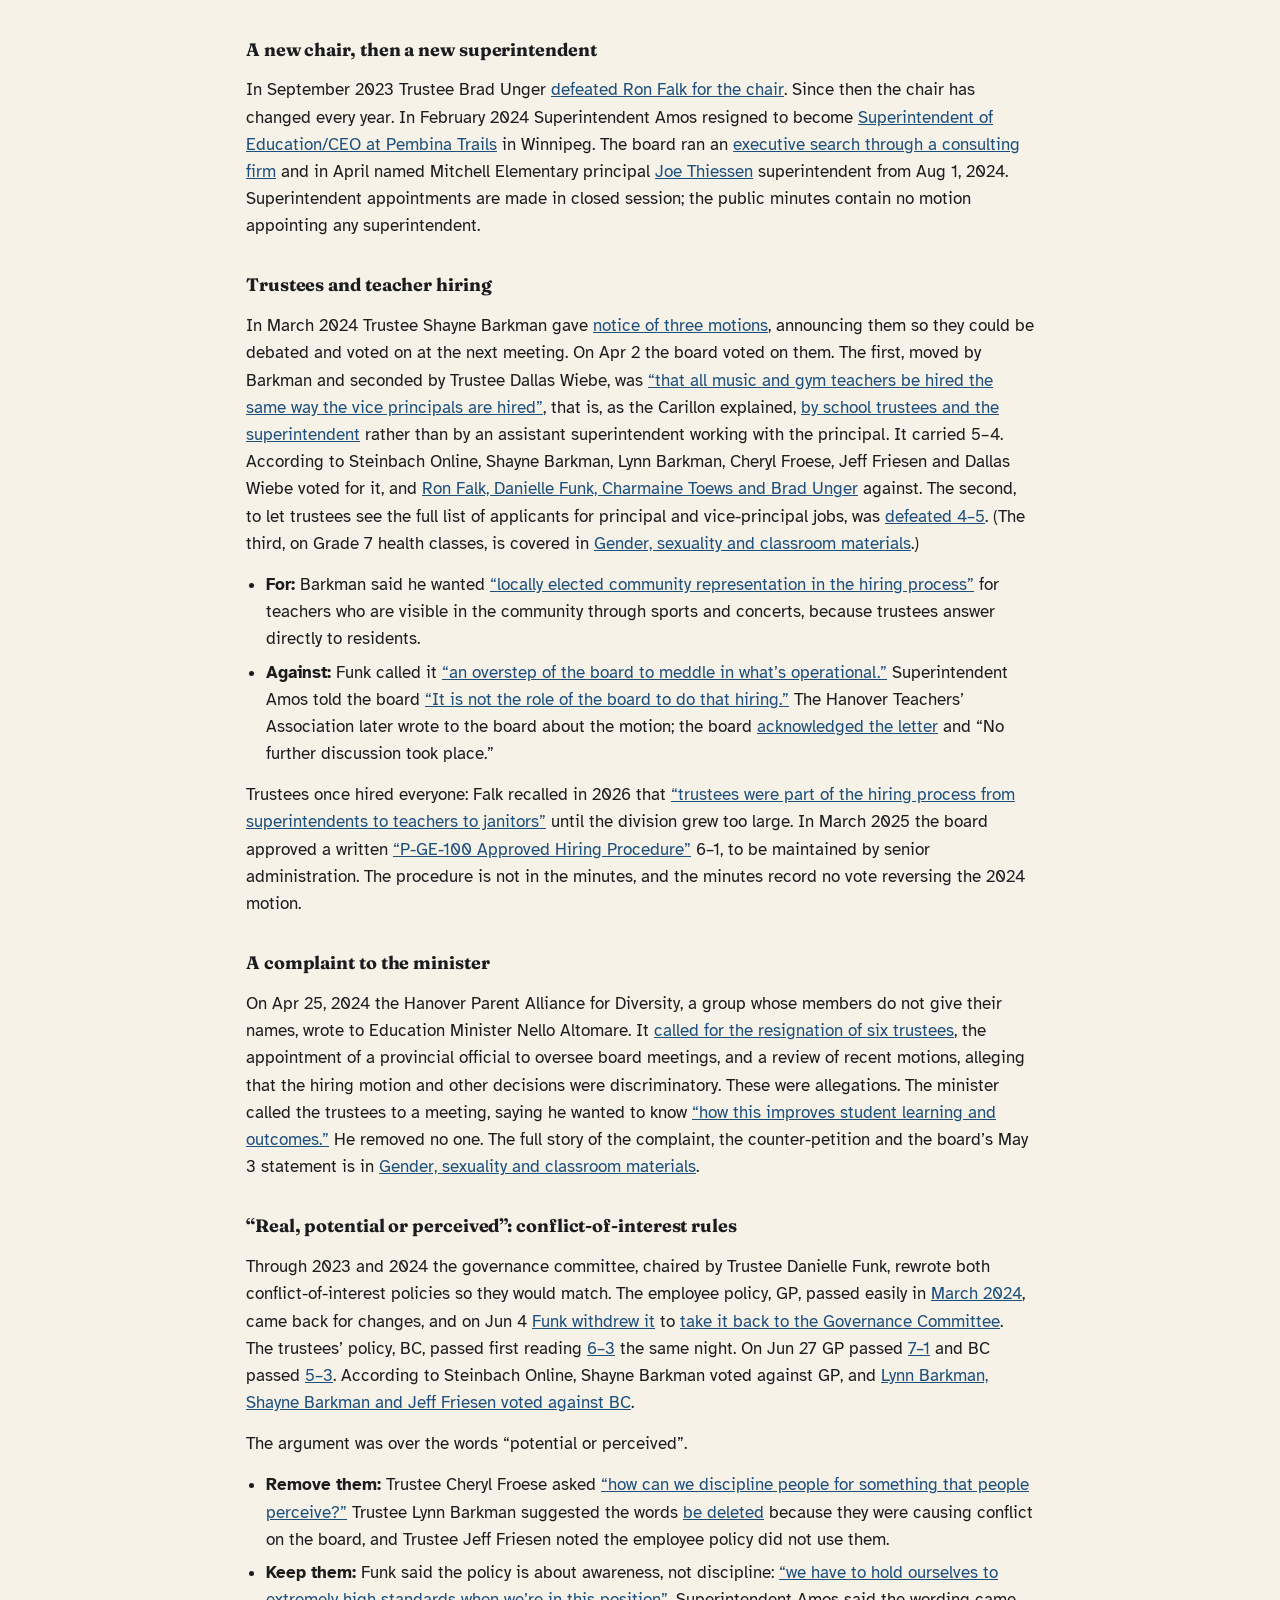
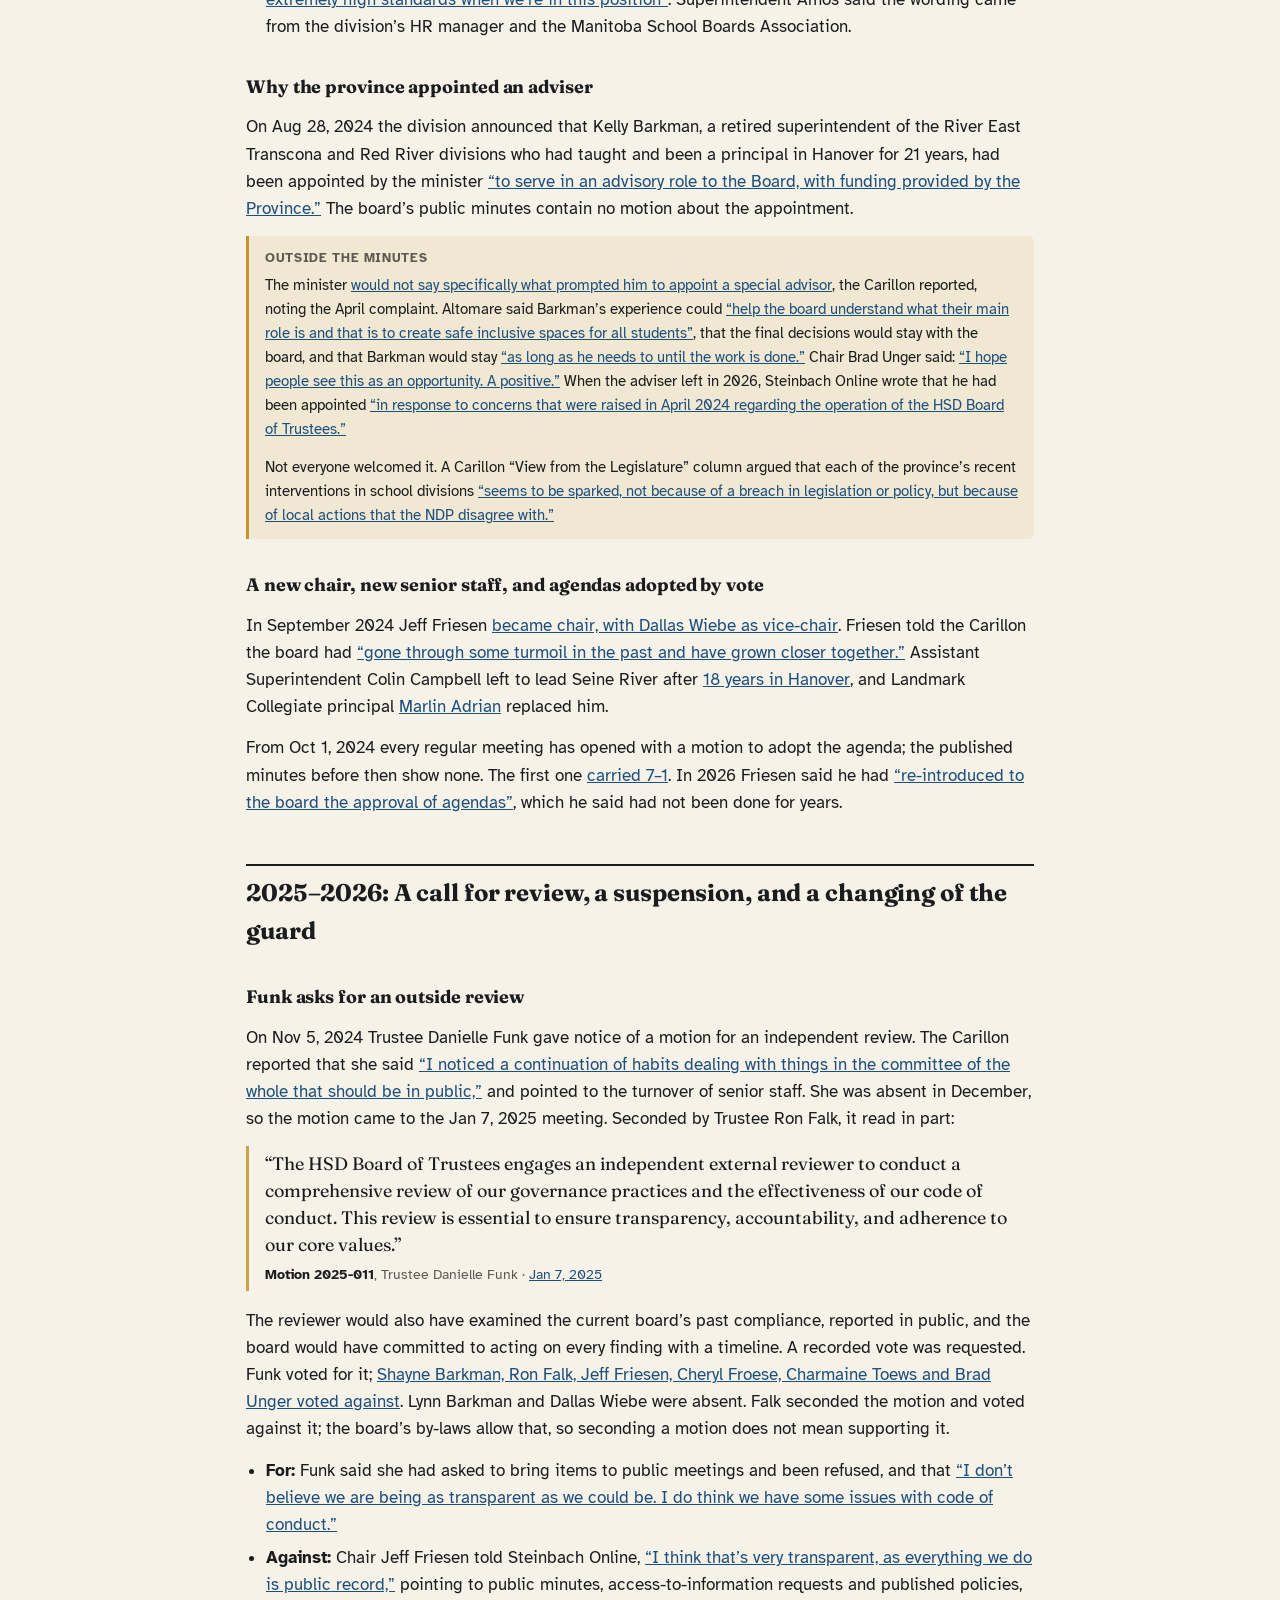
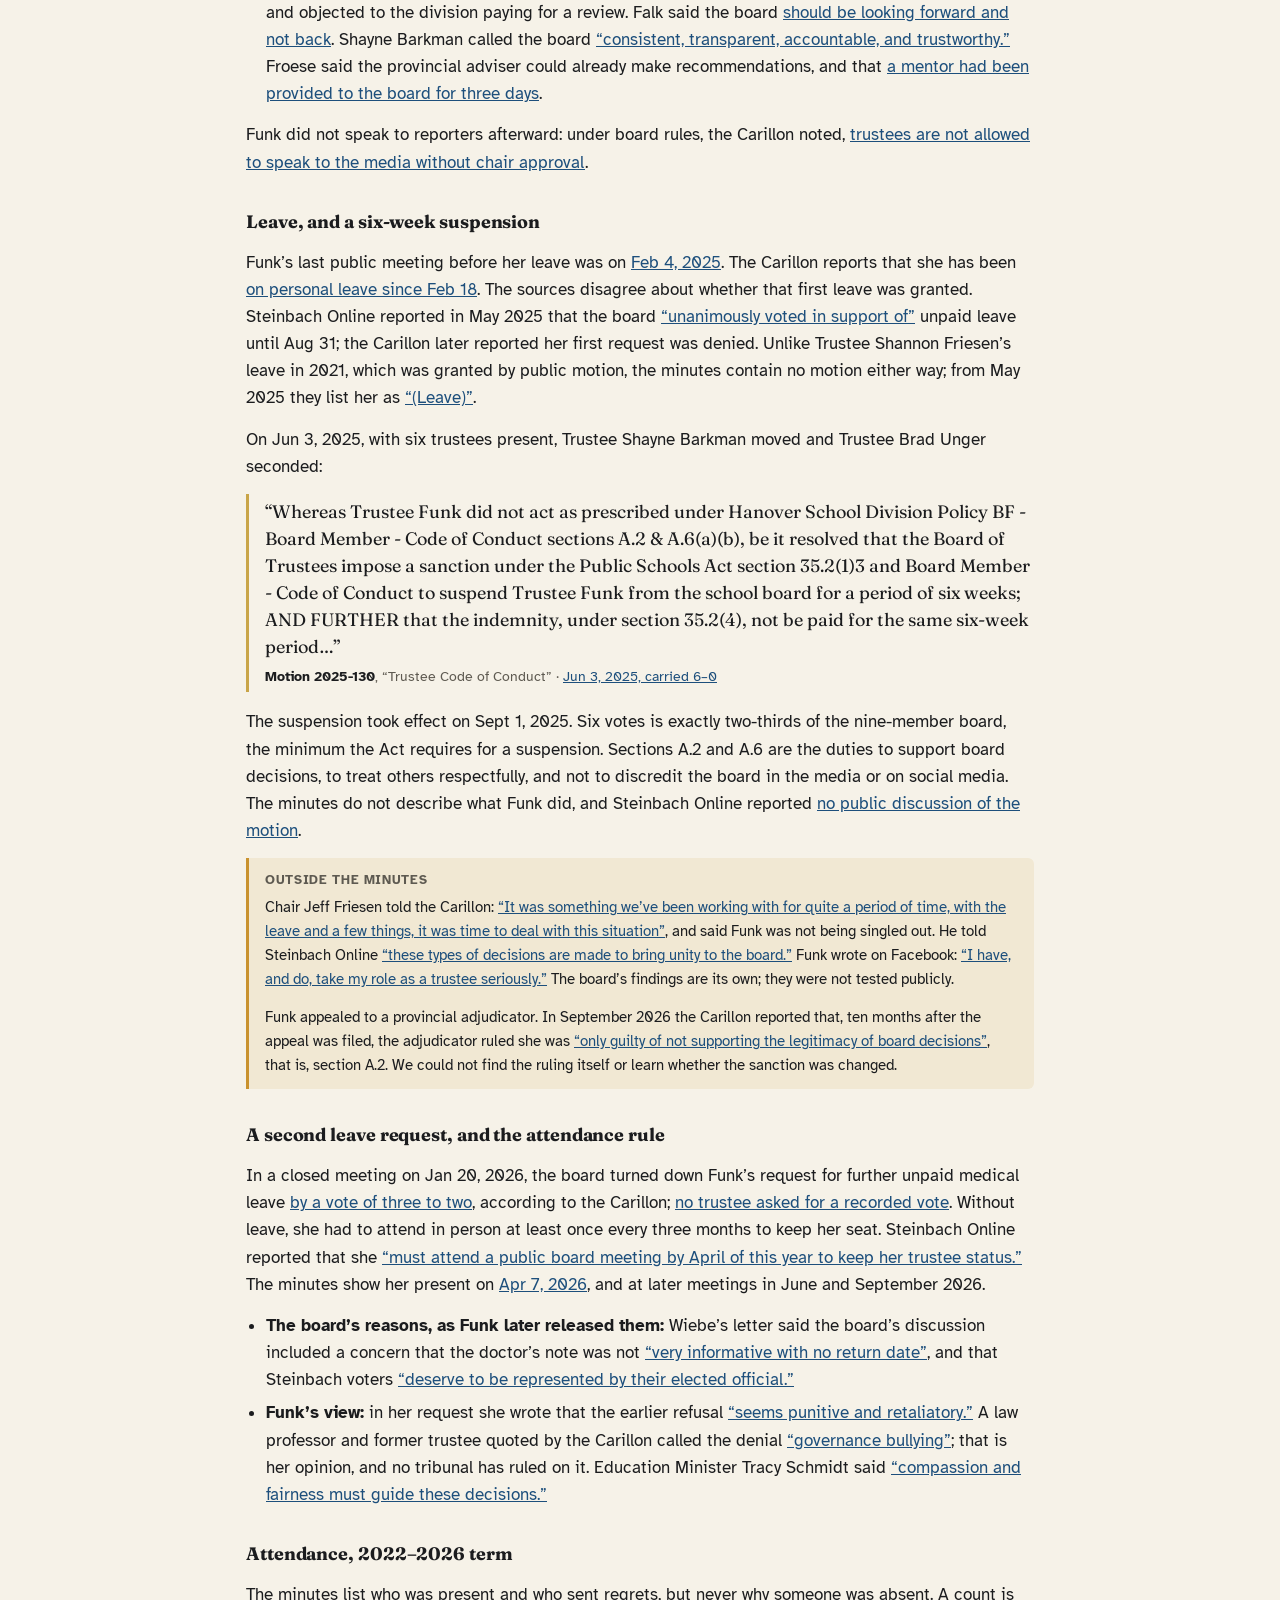
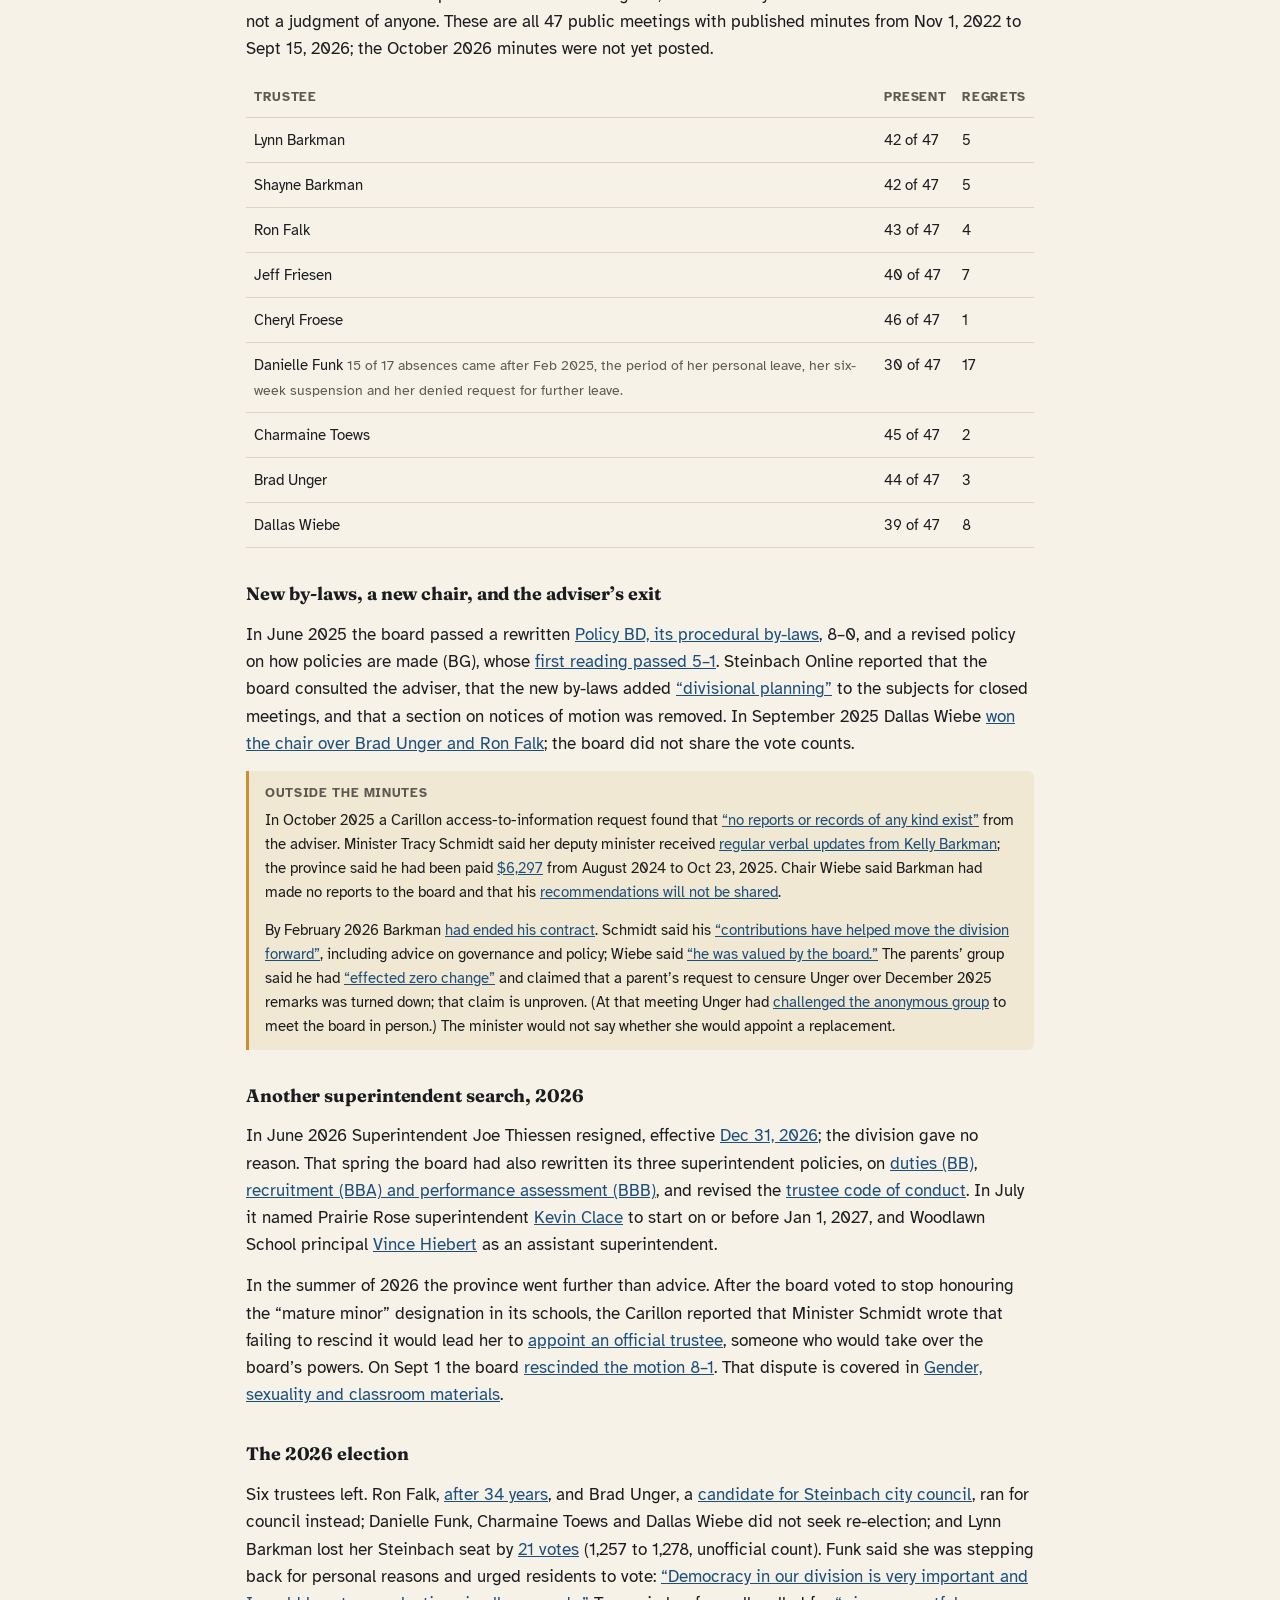
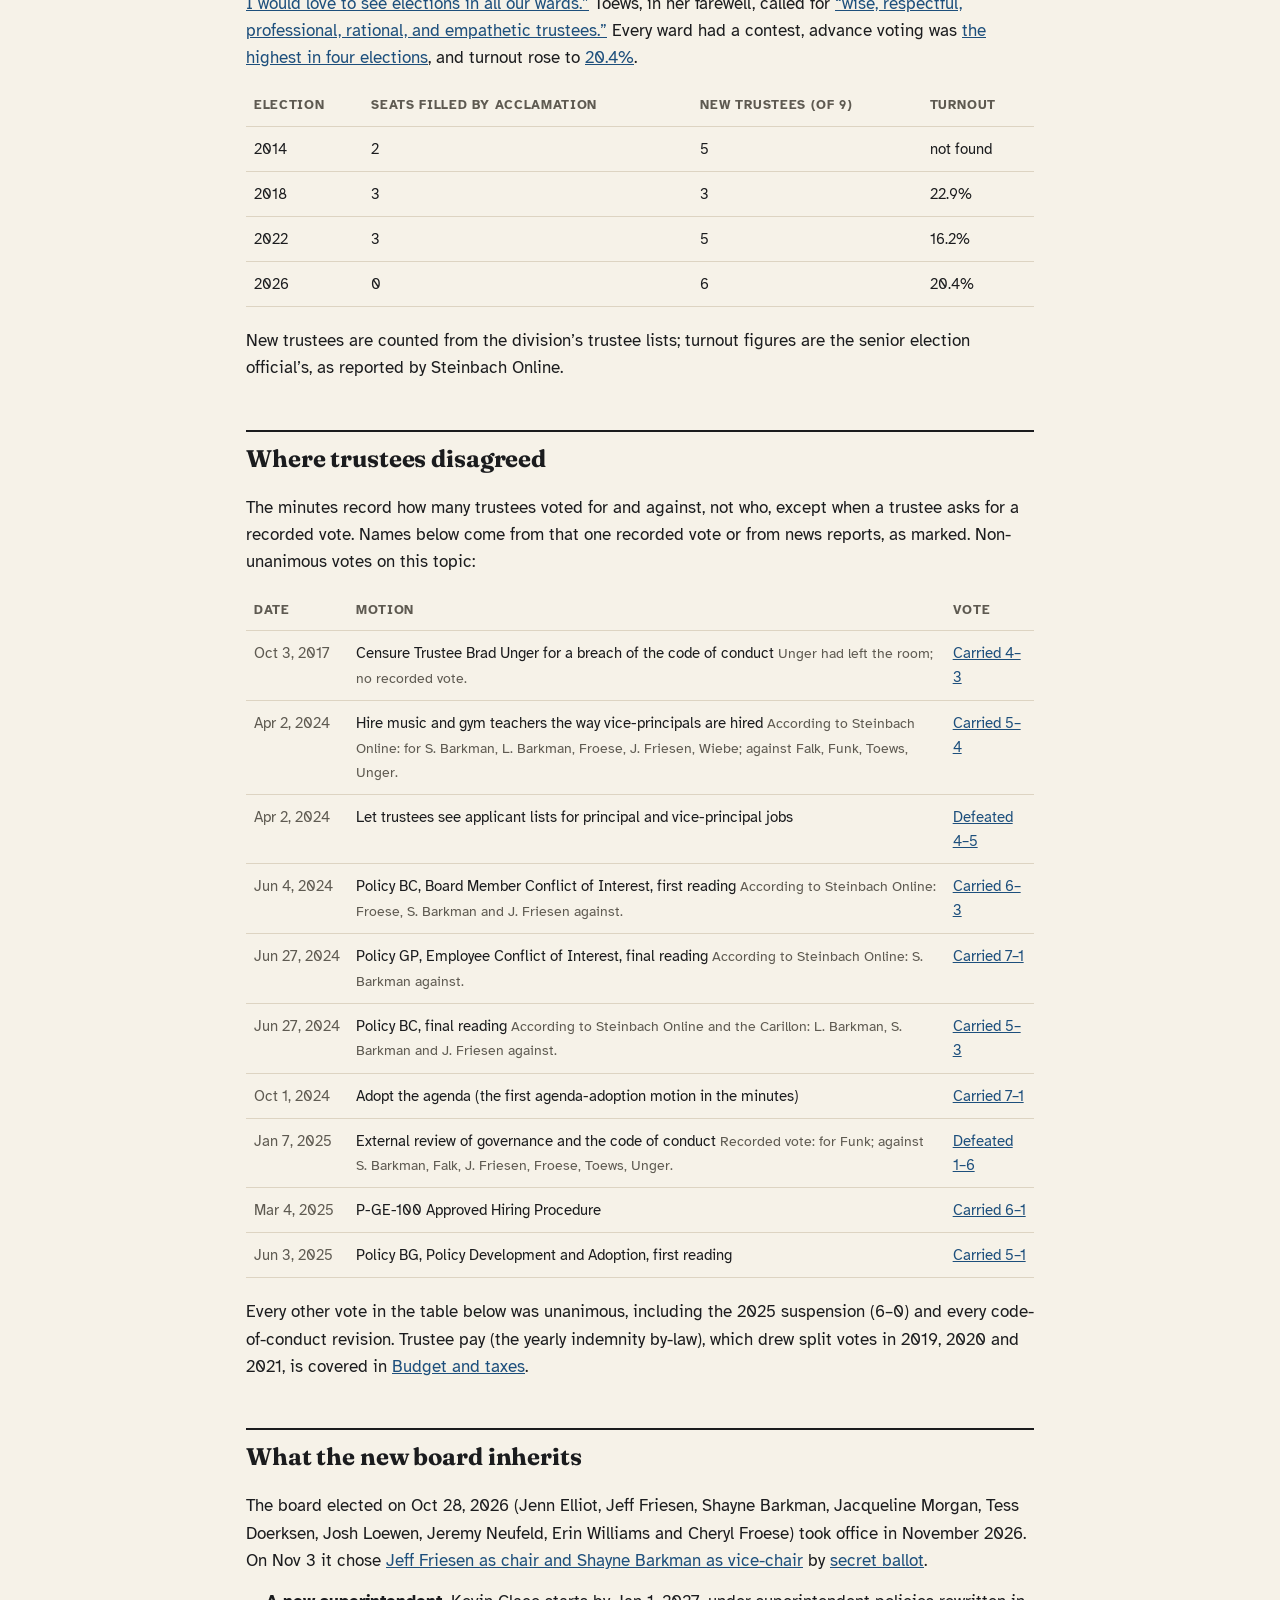
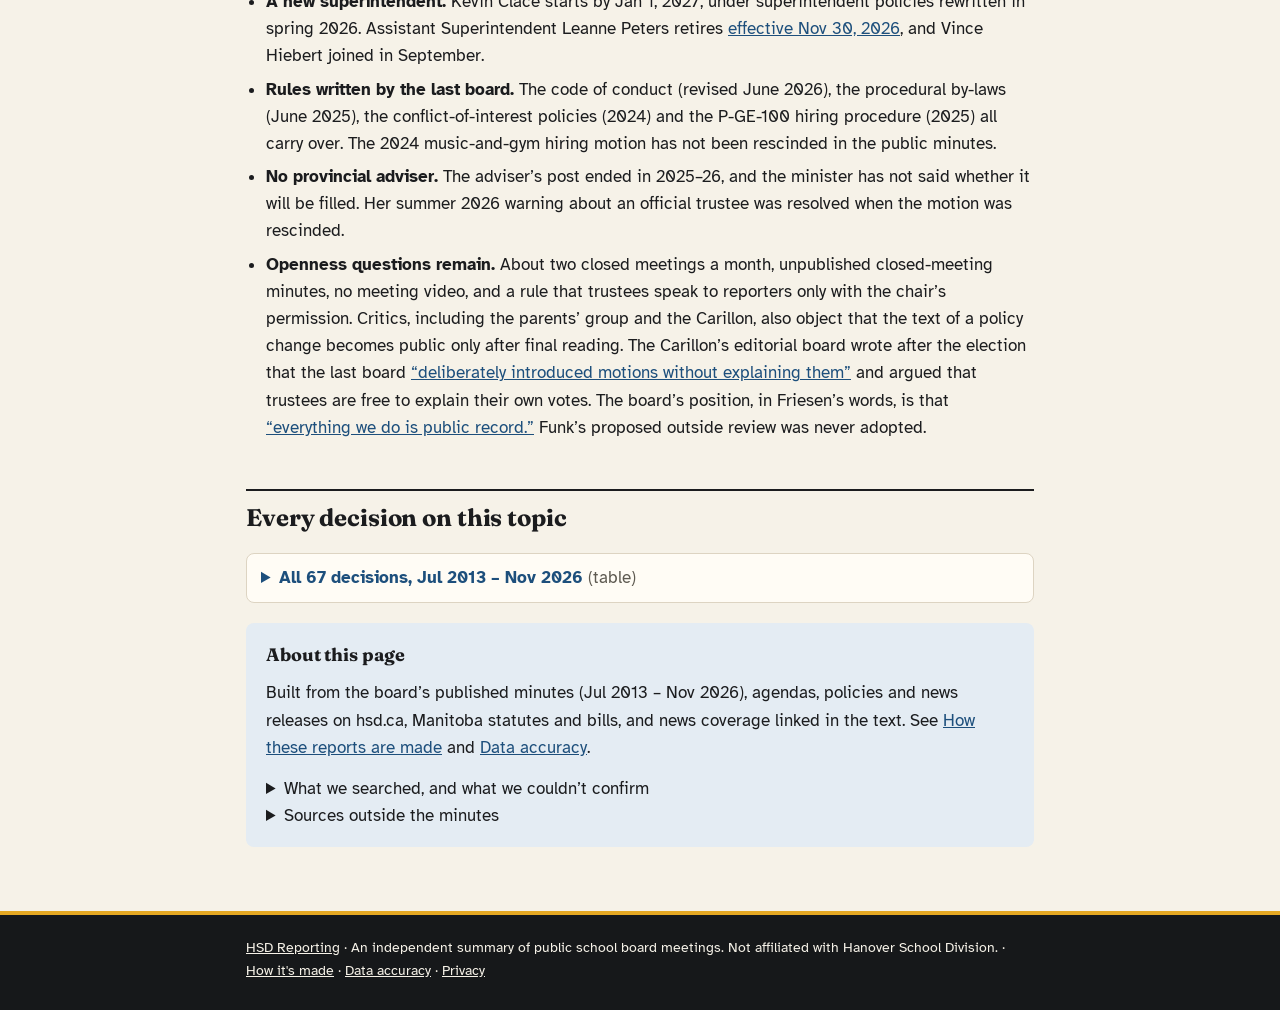
<file: board-governance/index.html>
<!doctype html>
<html lang="en">
<head>
<meta charset="utf-8">
<meta name="viewport" content="width=device-width, initial-scale=1">
<link rel="icon" href="data:image/svg+xml,%3Csvg xmlns='http://www.w3.org/2000/svg' viewBox='0 0 32 32'%3E%3Crect width='32' height='32' rx='6' fill='%231f5f8b'/%3E%3Ctext x='16' y='23' font-size='19' text-anchor='middle' fill='white' font-family='Arial' font-weight='700'%3EH%3C/text%3E%3C/svg%3E">
<title>How the Board Governs Itself | HSD Reporting</title>
<meta name="description" content="How Hanover&rsquo;s trustees have disciplined their own members, handled conflicts of interest, hired senior staff, met in public and behind closed doors, and faced provincial oversight, 2013&ndash;2026.">
<meta property="og:type" content="article">
<meta property="og:title" content="How the board governs itself: conduct, conflicts, hiring and openness">
<meta property="og:description" content="How Hanover&rsquo;s trustees have disciplined their own members, handled conflicts of interest, hired senior staff, met in public and behind closed doors, and faced provincial oversight, 2013&ndash;2026.">
<link rel="stylesheet" href="../assets/css/style.css">
<link rel="stylesheet" href="../assets/css/report.css">
</head>
<body>
<main>

<p class="sitebar"><a href="../">&larr; HSD Reporting</a></p>

<header class="page">
  <p class="eyebrow">Issue history</p>
  <h1>How the board governs itself: conduct, conflicts, hiring and openness</h1>
  <p class="lede">Who holds Hanover&rsquo;s school trustees to account between elections? How does the board discipline its own members, what does it decide in public and what behind closed doors, who hires the people who run the schools, and why did the province send an adviser in 2024?</p>
  <p class="meta">Board meetings Jul 2013 &ndash; Sept 2026 &middot; 67 decisions in the minutes &middot; Last updated Nov 14, 2026</p>
</header>

<section class="inshort" aria-labelledby="inshort-h">
  <h2 id="inshort-h">In short</h2>
  <ul>
    <li><strong>Two trustees publicly sanctioned in 13 years.</strong> In 2017 the board voted 4&ndash;3 to <a href="https://hsd.ca/wp-content/uploads/2015/07/Board-Meeting-Minutes-October-3-2017.pdf#page=7">censure Trustee Brad Unger</a> for breaching its code of conduct. In 2025 it voted 6&ndash;0 to <a href="https://hsd.ca/wp-content/uploads/2025/07/Board-Meeting-Minutes-June-3-2025.pdf#page=6">suspend Trustee Danielle Funk for six weeks without pay</a>. The minutes do not say what either trustee did. Funk appealed; the Carillon reports that an adjudicator found she had broken <a href="https://www.thecarillon.com/local/2026/09/14/hanover-school-trustee-not-seeking-re-election-states-board-was-being-retaliatory#:~:text=only%20guilty%20of%20not%20supporting%20the%20legitimacy%20of%20board%20decisions">one of the rules the board cited</a>.</li>
    <li><strong>Much of the board&rsquo;s work happens in closed meetings.</strong> Every year the board adopts the minutes of 21 to 27 closed (in-camera) Committee of the Whole meetings, about two for every public meeting. Those minutes are not published. In January 2025 Funk&rsquo;s motion for an outside review of the board&rsquo;s governance and openness was <a href="https://hsd.ca/wp-content/uploads/2025/02/Board-Meeting-Minutes-January-7-2025.pdf#page=4">defeated 1&ndash;6 in a recorded vote</a>.</li>
    <li><strong>2024 brought the board&rsquo;s closest votes on how it runs itself.</strong> Trustees voted 5&ndash;4 to <a href="https://hsd.ca/wp-content/uploads/2024/05/Board-Meeting-Minutes-Apr-2-2024.pdf#page=7">hire music and gym teachers &ldquo;the same way the vice principals are hired&rdquo;</a>, and 5&ndash;3 for a <a href="https://hsd.ca/wp-content/uploads/2024/08/Board-Meeting-Minutes-June-27-2024.pdf#page=5">conflict-of-interest policy</a> covering &ldquo;real, potential or perceived&rdquo; conflicts, after a debate over those words. A new hiring procedure <a href="https://hsd.ca/wp-content/uploads/2025/04/Board-Meeting-Minutes-March-4-2025.pdf#page=2">passed 6&ndash;1 in 2025</a>; its text is not in the minutes.</li>
    <li><strong>The province stepped in, and stepped back.</strong> The board fought <a href="https://hsd.ca/2021/04/21/hsd-board-of-trustees-response-to-bill-64/#:~:text=strongly%20opposes%20eliminating%20locally%20elected%20school%20boards">Bill 64</a>, which would have abolished elected boards; it was withdrawn in October 2021. After a parents&rsquo; group complained in April 2024, the minister appointed retired superintendent Kelly Barkman as an <a href="https://hsd.ca/2024/08/28/advisor-to-the-board/#:~:text=serve%20in%20an%20advisory%20role%20to%20the%20Board">adviser to the board</a>. A records request by the Carillon found <a href="https://www.thecarillon.com/local/2025/10/31/no-provincial-records-exist-from-hanover-school-divisions-advisor#:~:text=no%20reports%20or%20records%20of%20any%20kind%20exist">no written reports</a> from him, and he left in the winter of 2025&ndash;26.</li>
    <li><strong>A new board and a new superintendent.</strong> The division will have its third superintendent since Randy Dueck retired in 2020 when <a href="https://hsd.ca/2026/07/08/board-appoints-new-superintendent-ceo/#:~:text=appointment%20of%20Kevin%20Clace%20as%20Superintendent%2DCEO">Kevin Clace</a> starts by Jan 1, 2027. In October 2026 every ward had a contest, for the first time in the four elections since 2014, and six of the nine trustees elected are new.</li>
  </ul>
</section>

<nav class="toc" aria-label="On this page">
  <h2>On this page</h2>
  <ol>
    <li><a href="#background">Background: the rules</a></li>
    <li><a href="#y2013">2013&ndash;2018: Writing the rules, and a first censure</a></li>
    <li><a href="#y2019">2019&ndash;2022: The province reviews school boards</a></li>
    <li><a href="#y2023">2023&ndash;2024: Split votes on hiring and conflicts, and a provincial adviser</a></li>
    <li><a href="#y2025">2025&ndash;2026: A call for review, a suspension, and a changing of the guard</a></li>
    <li><a href="#split">Where trustees disagreed</a></li>
    <li><a href="#next">What the new board inherits</a></li>
    <li><a href="#all">Every decision on this topic</a></li>
    <li><a href="#about">About this page</a></li>
  </ol>
</nav>

<section id="background" aria-labelledby="background-h">
  <h2 id="background-h">Background: the rules</h2>

  <h3>What the law requires</h3>
  <p>Manitoba&rsquo;s Public Schools Act says every school board <a href="https://web2.gov.mb.ca/laws/statutes/ccsm/_pdf.php?cap=p250#page=109">&ldquo;shall hold its meetings openly&rdquo;</a>, but committee meetings &ldquo;may be held in camera&rdquo;, meaning in private. Hanover does much of its discussing as a <strong>Committee of the Whole</strong>: all nine trustees meeting as a committee, with the public excluded. Decisions that need a vote are then brought to the public meeting.</p>
  <p>Since a 2012 amendment, every board <a href="https://web2.gov.mb.ca/laws/statutes/ccsm/_pdf.php?cap=p250#page=111">must have a code of conduct for trustees</a>. If the board finds a trustee broke it, the Act allows three sanctions: censure (a formal reprimand), barring the trustee from all or part of a meeting, or suspension for up to three months. A sanction may be debated in private but <a href="https://web2.gov.mb.ca/laws/statutes/ccsm/_pdf.php?cap=p250#page=112">must be voted on in public</a>, and barring or suspending a trustee needs the votes of two-thirds of all the board&rsquo;s members, which in Hanover means six. A barred or suspended trustee can appeal to an adjudicator appointed by the minister. Hanover&rsquo;s code adds that the board <a href="https://hsd.ca/wp-content/uploads/2026/06/BF-Board-Member-Code-of-Conduct.pdf#page=7">&ldquo;has no power to declare the Trustee&rsquo;s seat vacant&rdquo;</a> as a sanction.</p>
  <p>The Act also sets attendance rules. A trustee must be <a href="https://web2.gov.mb.ca/laws/statutes/ccsm/_pdf.php?cap=p250#page=133">physically present at a regular meeting at least once every three months</a>, and the board must declare a seat vacant if a trustee misses <a href="https://web2.gov.mb.ca/laws/statutes/ccsm/_pdf.php?cap=p250#page=134">three consecutive regular meetings</a> without the board&rsquo;s authorization &ldquo;by resolution recorded in the minutes.&rdquo;</p>

  <h3>Hanover&rsquo;s own policies</h3>
  <ul>
    <li><strong>Policy BF, Board Member Code of Conduct</strong> (last revised Jun 2, 2026). Section A.2 tells trustees to <a href="https://hsd.ca/wp-content/uploads/2026/06/BF-Board-Member-Code-of-Conduct.pdf#page=1">&ldquo;Support the legitimacy and authority of Board decisions, irrespective of the trustee&rsquo;s personal position on the issue.&rdquo;</a> Trustees must also treat colleagues, staff and the public respectfully, and avoid media or social-media comments <a href="https://hsd.ca/wp-content/uploads/2026/06/BF-Board-Member-Code-of-Conduct.pdf#page=2">&ldquo;that would discredit, undermine or compromise the integrity of the Board&rdquo;</a> (A.6). An individual trustee cannot speak for the board &ldquo;except to repeat explicitly stated Board decisions.&rdquo; It also covers &ldquo;relationship bias&rdquo; involving family and friends, and how complaints are investigated.</li>
    <li><strong>Policy BC, Board Member Conflict of Interest</strong> (2024). A conflict <a href="https://hsd.ca/wp-content/uploads/2024/07/BC-Board-Member-Conflict-of-Interest.pdf#page=1">&ldquo;can be real, potential or perceived&rdquo;</a>, and trustees must step out of any matter where they are or may be perceived to be in conflict. Policy GP sets similar rules for employees.</li>
    <li><strong>Policy BD, Board Operations and Procedural By-Laws</strong> (2025). The chair is <a href="https://hsd.ca/wp-content/uploads/2025/07/BD-Board-Operations-and-Procedural-By-Laws.pdf#page=2">&ldquo;the official spokesperson of the Board&rdquo;</a>. In-camera meetings are for negotiations, personnel, litigation, student files, land, security and discipline, and <a href="https://hsd.ca/wp-content/uploads/2025/07/BD-Board-Operations-and-Procedural-By-Laws.pdf#page=3">&ldquo;Divisional planning&rdquo;</a>. Any trustee can ask for a <strong>recorded vote</strong>, which puts each name in the minutes; otherwise the minutes give only the count.</li>
    <li><strong>Policies BB, BBA and BBB</strong> set the superintendent&rsquo;s duties, how one is recruited and how the board assesses the superintendent. The superintendent, hired by the board, runs the division day to day. <strong>Policy BH</strong> (2019) applies Manitoba&rsquo;s whistleblower law to the division.</li>
  </ul>
  <p>Policies and by-laws are passed in <strong>readings</strong>: a first reading, then second and third (final) readings, normally at a later meeting (the board calls this the &ldquo;standard one meeting delay&rdquo;).</p>

  <h3>How often the board meets in private</h3>
  <p>The table counts the closed meetings whose minutes the board adopted in public, by the year the closed meeting was held. It includes a few e-mail votes, planning sessions and special meetings. The board held 12 public meetings a year.</p>
  <div class="table-wrap"><table class="compact">
    <thead><tr><th>Year</th><th>Closed meetings</th><th>Year</th><th>Closed meetings</th></tr></thead>
    <tbody>
      <tr><td>2014</td><td>24</td><td>2020</td><td>24</td></tr>
      <tr><td>2015</td><td>22</td><td>2021</td><td>24</td></tr>
      <tr><td>2016</td><td>24</td><td>2022</td><td>25</td></tr>
      <tr><td>2017</td><td>27</td><td>2023</td><td>22</td></tr>
      <tr><td>2018</td><td>22</td><td>2024</td><td>26</td></tr>
      <tr><td>2019</td><td>21</td><td>2025</td><td>22</td></tr>
    </tbody>
  </table></div>
  <p>The pattern has barely changed in twelve years: a closed meeting at 5 p.m. before each public meeting, and another in the middle of the month. In 2024 the count included special closed meetings on <a href="https://hsd.ca/wp-content/uploads/2024/06/Board-Meeting-Minutes-May-7-2024.pdf#page=2">Apr 29 and May 1, 2024</a>; the Carillon reported that the education minister met the trustees on May 1. What is discussed in these meetings is not public.</p>
</section>

<section id="y2013" aria-labelledby="y2013-h">
  <h2 id="y2013-h">2013&ndash;2018: Writing the rules, and a first censure</h2>

  <h3>Four wards and a busy 2014 election</h3>
  <p>In November 2013 the board passed <a href="https://hsd.ca/wp-content/uploads/2015/07/Board-Meeting-Minutes-Nov-5-2013.pdf#page=1">By-Law 7/2013 on ward boundaries</a>. The Carillon reported that it meant <a href="https://www.thecarillon.com/local/2014/09/18/2014-school-board-election-candidates#:~:text=six%20wards%20have%20been%20realigned%20to%20become%20four%20wards">the division&rsquo;s six wards became four</a>: West (Niverville, Bothwell, Kleefeld, Crystal Springs), North (Landmark, Blumenort, Mitchell), Steinbach with four seats, and South (Grunthal). In the 2014 election <a href="https://www.thecarillon.com/local/2014/09/18/2014-school-board-election-candidates#:~:text=No%20less%20than%2011%20candidates%20are%20competing">11 candidates ran for the four Steinbach seats</a>, and the two North seats were filled by acclamation (the only candidates were declared elected without a vote). Steinbach voters <a href="https://www.thecarillon.com/local/2014/10/23/southeast-votes#:~:text=newcomers%20Brad%20Unger%20and%20Sarah%20Dyck">re-elected Ron Falk and Cyndy Friesen and added newcomers Brad Unger and Sarah Dyck</a>. Five of the nine trustees were new. Ron Falk, first elected in 1992, chaired the board from 2014 to 2019, as he had from 2002 to 2008, according to the <a href="https://hsd.ca/2021/09/08/trustees-appoint-board-chair-and-vice-chair/#:~:text=served%20as%20Board%20Chair%20for%2011%20years">division</a>.</p>

  <h3>The code of conduct is revised, 2015</h3>
  <p>Hanover has had a trustee code of conduct (Policy BF) since 1996. In 2015 the board revised its governance policies: it <a href="https://hsd.ca/wp-content/uploads/2015/07/Board-Meeting-Minutes-of-May-5-2015.pdf#page=6">folded its old conflict-of-interest policy into the code of conduct</a>, renewed its <a href="https://hsd.ca/wp-content/uploads/2015/07/Board-Meeting-Minutes-June-2-2015.pdf#page=5">procedural by-laws (Policy BD)</a>, and on Oct 6 gave final reading to a revised <a href="https://hsd.ca/wp-content/uploads/2015/07/Board-Meeting-Minutes-Oct-6-2015.pdf#page=5">Policy BF, the Trustee Code of Conduct</a>, all unanimously. An appendix adopted the same day set out <a href="https://hsd.ca/wp-content/uploads/2015/07/BF_Appendix_A_Addressing_Breach_Conduct.pdf#page=1">how a breach would be handled</a>: first a private conversation, then the chair as conciliator, then the full board in Committee of the Whole, where a majority could find that a breach had occurred, with an independent investigator as an option.</p>

  <h3>The censure of Trustee Brad Unger, October 2017</h3>
  <p>At the end of the Oct 3, 2017 meeting, under &ldquo;Additional Agenda items&rdquo;, the minutes record that <a href="https://hsd.ca/wp-content/uploads/2015/07/Board-Meeting-Minutes-October-3-2017.pdf#page=6">&ldquo;Trustee Brad Unger exited the meeting at this time.&rdquo;</a> Then, under the heading &ldquo;Trustee Matter&rdquo;, Trustee Cyndy Friesen moved and Trustee Shannon Friesen seconded:</p>
  <blockquote>
    <p>&ldquo;to censure Trustee Brad Unger, under the authority of the Public Schools&rsquo; Act, Section 35.2(1) for a breach of the Hanover School Division Trustee Code of Conduct (Policy BF).&rdquo;</p>
    <div class="cite"><strong>Board minutes</strong>, chair Ron Falk presiding &middot; <a href="https://hsd.ca/wp-content/uploads/2015/07/Board-Meeting-Minutes-October-3-2017.pdf#page=7">Oct 3, 2017, carried 4&ndash;3</a></div>
  </blockquote>
  <p>Seven trustees voted; Ruby Wiens sent regrets and Unger had left the room. No recorded vote was requested, so the minutes do not show who voted which way. A censure is a formal statement of disapproval; it does not remove a trustee or cut pay.</p>
  <div class="context">
    <span class="label">Outside the minutes</span>
    <p>Steinbach Online reported that Unger <a href="https://www.steinbachonline.com/articles/hsd-trustee-censured-by-board#:~:text=asked%20to%20leave%20during%20the%20discussion%20and%20vote">was asked to leave during the discussion and vote of his censure</a>, that he remained a trustee, and that both he and the division chose not to comment. The Carillon covered the censure in its <a href="https://www.thecarillon.com/local/2017/10/04/this-week-in-the-carillon-16#:~:text=their%20decision%20to%20censure%20colleague%20Brad%20Unger">Oct 5, 2017 print issue</a>; that story is not online. A year later, during the 2018 campaign, the board&rsquo;s correspondence list included a Carillon article headlined <a href="https://hsd.ca/wp-content/uploads/2019/03/Board-Meeting-Minutes-Oct-2-2018.pdf#page=5">&ldquo;Falk tight-lipped on trustee censure&rdquo;</a>, also not online. We found no public source that says what the breach was. Unger was re-elected in 2018 and 2022 and chaired the board in 2023&ndash;24.</p>
  </div>

  <h3>The 2018 election</h3>
  <p>Three trustees were <a href="https://hsd.ca/2018/09/20/notice-of-election-and-acclamation/#:~:text=elected%20as%20trustees%20by%20acclamation">elected by acclamation</a>: Lynn Barkman and Sue Doerksen in the North ward and newcomer Jonathon Driedger in Grunthal. Ruby Wiens, Cyndy Friesen and Sarah Dyck <a href="https://hsd.ca/2018/10/25/school-trustees-elected/#:~:text=thanks%20outgoing%20Trustees%20Ruby%20Wiens">left the board</a>, and Carisa Klassen and Danielle Funk joined it along with Driedger. The division&rsquo;s senior election official later put turnout at <a href="https://steinbachonline.com/articles/higher-voter-turnout-in-steinbach-and-hanover-school-division#:~:text=22.9%20per%20cent%20in%20the%202018%20election">22.9%</a>.</p>
</section>

<section id="y2019" aria-labelledby="y2019-h">
  <h2 id="y2019-h">2019&ndash;2022: The province reviews school boards</h2>

  <h3>The K&ndash;12 Commission and new governance policies</h3>
  <p>In 2019 Manitoba&rsquo;s Commission on Kindergarten to Grade 12 Education asked for submissions. The board expected it to consider merging divisions and appointing, rather than electing, boards. The board&rsquo;s written submission, which the division later <a href="https://hsd.ca/2021/04/21/hsd-board-of-trustees-response-to-bill-64/#:~:text=view%20our%20recommendations%20submitted%20to%20the%20Commission%20in%202019">linked from its Bill 64 letter</a>, said the trustees &ldquo;strongly oppose any mandated reduction of school divisions in Manitoba, or the elimination of locally elected school boards.&rdquo; It also asked the province to encourage more sharing between divisions. Board chair Ron Falk sent the same message to parents by e-mail and told the Carillon it was <a href="https://www.thecarillon.com/local/2019/05/03/reducing-school-boards-not-the-answer-falk#:~:text=a%20public%20awareness%20thing%20we%20are%20doing">&ldquo;a public awareness thing&rdquo;</a> because few parents knew about the commission.</p>
  <p>In 2019 the board also renewed its policies on <a href="https://hsd.ca/wp-content/uploads/2019/05/Board-Meeting-Minutes-Apr-2-2019.pdf#page=4">the board itself (BA), conflict of interest (BC) and its by-laws (BD)</a>, adopted a <a href="https://hsd.ca/wp-content/uploads/2019/06/Board-Meeting-Minutes-May-7-2019.pdf#page=5">public interest disclosure (whistleblower) policy</a>, and gave final reading to a revised <a href="https://hsd.ca/wp-content/uploads/2019/10/Board-Meeting-Minutes-August-27-2019.pdf#page=2">Board Member Code of Conduct</a>. Every vote was unanimous. Rick Peters <a href="https://hsd.ca/2019/09/03/trustees-appoint-chair-and-vice-chair/#:~:text=appointed%20Mr.%20Rick%20Peters%20as%20Chair">chaired the board for 2019&ndash;20</a>; Falk returned as chair from 2020 to 2023.</p>

  <h3>An interim superintendent and a live-streamed meeting, 2020</h3>
  <p>When Superintendent Randy Dueck retired in 2020, the board named Assistant Superintendent Shelley Amos <a href="https://hsd.ca/2020/05/01/hsd-appoints-interim-superintendent-ceo/#:~:text=appointment%20of%20Shelley%20Amos%20to%20the%20position%20of%20interim%20Superintendent">interim Superintendent/CEO</a>. Board chair Rick Peters told the Carillon the board <a href="https://www.thecarillon.com/local/2020/05/08/recent-hanover-school-board-hiring-raises-amalgamation-questions#:~:text=had%20no%20choice%20but%20to%20hire%20the%20superintendent%20position%20as%20interim">&ldquo;had no choice&rdquo;</a>: the province had it pull its job ad, and a spokesperson for Education Minister Kelvin Goertzen said the division was advised <a href="https://www.thecarillon.com/local/2020/05/08/recent-hanover-school-board-hiring-raises-amalgamation-questions#:~:text=limit%20the%20employment%20contract%20to%20interim%20or%20term%20status">&ldquo;to limit the employment contract to interim or term status&rdquo;</a> until the commission reported.</p>
  <p>With the boardroom closed by the pandemic, the division <a href="https://hsd.ca/2020/05/29/hsd-board-meeting-live-stream/#:~:text=broadcasting%20the%20meeting%20as%20a%20live%20event%20on%20our%20YouTube%20Channel">broadcast the Jun 2, 2020 meeting live on YouTube</a>, and in December 2020 trustees <a href="https://hsd.ca/wp-content/uploads/2021/01/Board-Meeting-Minutes-December-1-2020.pdf#page=1">met virtually</a>. HSD does not post recordings of its meetings today.</p>
  <p>That year the board also cleared out its policy manual. In four rounds from <a href="https://hsd.ca/wp-content/uploads/2020/08/Board-Meeting-Minutes-June-30-2020.pdf#page=4">June 2020</a> to <a href="https://hsd.ca/wp-content/uploads/2021/03/Board-Meeting-Minutes-February-2-2021.pdf#page=4">February 2021</a> it rescinded 98 &ldquo;parked&rdquo; policies that were outdated, replaced or covered elsewhere, and it adopted its first <a href="https://hsd.ca/wp-content/uploads/2020/08/Board-Meeting-Minutes-June-30-2020.pdf#page=3">employee conflict-of-interest policy (GP)</a>.</p>

  <h3>Bill 64 would have ended elected boards</h3>
  <p>In March 2021 the provincial government released Bill 64, the Education Modernization Act. It would have <a href="https://web2.gov.mb.ca/bills/42-3/pdf/b064.pdf#page=258">dissolved every school board</a> and ended every trustee&rsquo;s term, putting a central, appointed education authority in their place. On Apr 21, 2021 all nine trustees signed a letter to the community:</p>
  <blockquote>
    <p>&ldquo;As we have stated in the past, the HSD Board of Trustees strongly opposes eliminating locally elected school boards. Our view on this matter remains unchanged. School boards are grassroots democratic institutions.&rdquo;</p>
    <div class="cite"><strong>HSD Board of Trustees</strong>, response to Bill 64 &middot; <a href="https://hsd.ca/2021/04/21/hsd-board-of-trustees-response-to-bill-64/#:~:text=strongly%20opposes%20eliminating%20locally%20elected%20school%20boards">Apr 21, 2021</a></div>
  </blockquote>
  <p>The letter urged residents to register to speak to the bill or contact their MLA. Falk asked the Carillon, <a href="https://www.thecarillon.com/local/2021/04/27/hsd-objects-to-bill-64-in-community-letter#:~:text=With%20the%20local%20voice%20gone">&ldquo;With the local voice gone, who&rsquo;s going to be speaking to the issues surrounding the schools or the community?&rdquo;</a> J.L., a retired Steinbach teacher who had sat on the commission, wrote to the paper that abolishing elected boards was <a href="https://www.thecarillon.com/local/2021/04/29/letter-to-the-editor-commissions-report-and-governments-plan-differ#:~:text=a%20course%20of%20action%20not%20recommended%20by%20the%20Commission">&ldquo;a course of action not recommended by the Commission&rdquo;</a>, which had proposed consolidating boards into as many as eight regional ones. The legislature&rsquo;s bill-status record shows Bill 64 <a href="https://web2.gov.mb.ca/bills/42-3/billstatus.en.pdf#page=8">&ldquo;Withdrawn Oct. 6, 2021&rdquo;</a>. In February 2022 the board made Amos permanent superintendent; Falk said the wait was <a href="https://www.thecarillon.com/local/2022/02/24/hanover-appoints-amos-as-superintendent#:~:text=due%20to%20uncertainty%20surrounding%20Bill%2064">&ldquo;due to uncertainty surrounding Bill 64.&rdquo;</a></p>

  <h3>Leave, an outside-organization rule, and the 2022 election</h3>
  <p>In March 2021 the board passed a public motion <a href="https://hsd.ca/wp-content/uploads/2021/04/Board-Meeting-Minutes-March-2-2021.pdf#page=7">granting Trustee Shannon Friesen an unpaid leave of absence</a> until she withdrew the request or the 2022 election, 8&ndash;0. In late 2022 it added an <a href="https://hsd.ca/wp-content/uploads/2022/12/Board-Meeting-Minutes-Oct-4-2022.pdf#page=3">&ldquo;External Organization Clause&rdquo;</a> to the code of conduct: a trustee who belongs to an organization may not appear with its delegation and must <a href="https://hsd.ca/wp-content/uploads/2026/06/BF-Board-Member-Code-of-Conduct.pdf#page=3">step out of any vote on that organization&rsquo;s request</a>.</p>
  <p>In 2022 Rick Peters, Shannon Friesen, Carisa Klassen and Jonathon Driedger were not on the ballot, and three trustees were again <a href="https://hsd.ca/2022/10/27/school-trustee-elections/#:~:text=three%20trustees%20were%20elected%20by%20acclamation">acclaimed</a>: Jeff Friesen and Dallas Wiebe in the West ward and Cheryl Froese in Grunthal. In the North ward incumbent Sue Doerksen <a href="https://steinbachonline.com/articles/2022-municipal-election-results#:~:text=Sue%20Doerksen">finished third</a> behind Charmaine Toews and Shayne Barkman. Five of the nine trustees were new, and turnout fell to <a href="https://steinbachonline.com/articles/higher-voter-turnout-in-steinbach-and-hanover-school-division#:~:text=compared%20to%2016.2%20per%20cent%20in%20the%202022%20election">16.2%</a>.</p>
</section>

<section id="y2023" aria-labelledby="y2023-h">
  <h2 id="y2023-h">2023&ndash;2024: Split votes on hiring and conflicts, and a provincial adviser</h2>

  <h3>A new chair, then a new superintendent</h3>
  <p>In September 2023 Trustee Brad Unger <a href="https://www.thecarillon.com/local/2023/09/15/hsd-appoints-new-board-chair#:~:text=Brad%20Unger%20who%20defeated%20incumbent%20Ron%20Falk">defeated Ron Falk for the chair</a>. Since then the chair has changed every year. In February 2024 Superintendent Amos resigned to become <a href="https://educationnewscanada.com/article/organization/24799/1063866/Board-of-Trustees-Announces-Superintendent-CEO-Resignation.htm#:~:text=Superintendent%20of%20Education%2FCEO%20at%20Pembina%20Trails">Superintendent of Education/CEO at Pembina Trails</a> in Winnipeg. The board ran an <a href="https://hsd.ca/2024/02/27/executive-search/#:~:text=ROAR%20Leadership%20Consultants">executive search through a consulting firm</a> and in April named Mitchell Elementary principal <a href="https://hsd.ca/2024/04/09/board-of-trustees-announce-new-superintendent-ceo/#:~:text=appointment%20of%20Joe%20Thiessen%20as%20Superintendent%2DCEO">Joe Thiessen</a> superintendent from Aug 1, 2024. Superintendent appointments are made in closed session; the public minutes contain no motion appointing any superintendent.</p>

  <h3>Trustees and teacher hiring</h3>
  <p>In March 2024 Trustee Shayne Barkman gave <a href="https://hsd.ca/wp-content/uploads/2024/04/Board-Meeting-Minutes-Mar-5-2024-1.pdf#page=6">notice of three motions</a>, announcing them so they could be debated and voted on at the next meeting. On Apr 2 the board voted on them. The first, moved by Barkman and seconded by Trustee Dallas Wiebe, was <a href="https://hsd.ca/wp-content/uploads/2024/05/Board-Meeting-Minutes-Apr-2-2024.pdf#page=7">&ldquo;that all music and gym teachers be hired the same way the vice principals are hired&rdquo;</a>, that is, as the Carillon explained, <a href="https://www.thecarillon.com/local/2024/04/10/hsd-board-changes-way-teachers-are-hired#:~:text=which%20is%20by%20school%20trustees%20and%20the%20superintendent">by school trustees and the superintendent</a> rather than by an assistant superintendent working with the principal. It carried 5&ndash;4. According to Steinbach Online, Shayne Barkman, Lynn Barkman, Cheryl Froese, Jeff Friesen and Dallas Wiebe voted for it, and <a href="https://steinbachonline.com/articles/hanover-trustees-reassert-authority-in-teacher-hiring-process-after-decade-long-absence#:~:text=Opposed%20were%20Ron%20Falk">Ron Falk, Danielle Funk, Charmaine Toews and Brad Unger</a> against. The second, to let trustees see the full list of applicants for principal and vice-principal jobs, was <a href="https://hsd.ca/wp-content/uploads/2024/05/Board-Meeting-Minutes-Apr-2-2024.pdf#page=7">defeated 4&ndash;5</a>. (The third, on Grade 7 health classes, is covered in <a href="../gender-sexuality-materials/">Gender, sexuality and classroom materials</a>.)</p>
  <ul>
    <li><strong>For:</strong> Barkman said he wanted <a href="https://www.thecarillon.com/local/2024/04/10/hsd-board-changes-way-teachers-are-hired#:~:text=locally%20elected%20community%20representation%20in%20the%20hiring%20process">&ldquo;locally elected community representation in the hiring process&rdquo;</a> for teachers who are visible in the community through sports and concerts, because trustees answer directly to residents.</li>
    <li><strong>Against:</strong> Funk called it <a href="https://www.thecarillon.com/local/2024/04/10/hsd-board-changes-way-teachers-are-hired#:~:text=overstep%20of%20the%20board%20to%20meddle">&ldquo;an overstep of the board to meddle in what&rsquo;s operational.&rdquo;</a> Superintendent Amos told the board <a href="https://www.thecarillon.com/local/2024/04/10/hsd-board-changes-way-teachers-are-hired#:~:text=It%20is%20not%20the%20role%20of%20the%20board%20to%20do%20that%20hiring">&ldquo;It is not the role of the board to do that hiring.&rdquo;</a> The Hanover Teachers&rsquo; Association later wrote to the board about the motion; the board <a href="https://hsd.ca/wp-content/uploads/2024/06/Board-Meeting-Minutes-May-7-2024.pdf#page=8">acknowledged the letter</a> and &ldquo;No further discussion took place.&rdquo;</li>
  </ul>
  <p>Trustees once hired everyone: Falk recalled in 2026 that <a href="https://www.thecarillon.com/local/2026/10/10/hanover-school-division-says-goodbye-to-trustee-ron-falk#:~:text=trustees%20were%20part%20of%20the%20hiring%20process%20from%20superintendents%20to%20teachers%20to%20janitors">&ldquo;trustees were part of the hiring process from superintendents to teachers to janitors&rdquo;</a> until the division grew too large. In March 2025 the board approved a written <a href="https://hsd.ca/wp-content/uploads/2025/04/Board-Meeting-Minutes-March-4-2025.pdf#page=2">&ldquo;P-GE-100 Approved Hiring Procedure&rdquo;</a> 6&ndash;1, to be maintained by senior administration. The procedure is not in the minutes, and the minutes record no vote reversing the 2024 motion.</p>

  <h3>A complaint to the minister</h3>
  <p>On Apr 25, 2024 the Hanover Parent Alliance for Diversity, a group whose members do not give their names, wrote to Education Minister Nello Altomare. It <a href="https://www.thecarillon.com/local/2024/05/02/altomare-calls-hsd-trustees-on-the-carpet#:~:text=calls%20for%20the%20resignation%20of%20board%20chair%20Brad%20Unger">called for the resignation of six trustees</a>, the appointment of a provincial official to oversee board meetings, and a review of recent motions, alleging that the hiring motion and other decisions were discriminatory. These were allegations. The minister called the trustees to a meeting, saying he wanted to know <a href="https://www.thecarillon.com/local/2024/05/02/altomare-calls-hsd-trustees-on-the-carpet#:~:text=how%20this%20improves%20student%20learning%20and%20outcomes">&ldquo;how this improves student learning and outcomes.&rdquo;</a> He removed no one. The full story of the complaint, the counter-petition and the board&rsquo;s May 3 statement is in <a href="../gender-sexuality-materials/">Gender, sexuality and classroom materials</a>.</p>

  <h3>&ldquo;Real, potential or perceived&rdquo;: conflict-of-interest rules</h3>
  <p>Through 2023 and 2024 the governance committee, chaired by Trustee Danielle Funk, rewrote both conflict-of-interest policies so they would match. The employee policy, GP, passed easily in <a href="https://hsd.ca/wp-content/uploads/2024/04/Board-Meeting-Minutes-Mar-5-2024-1.pdf#page=4">March 2024</a>, came back for changes, and on Jun 4 <a href="https://hsd.ca/wp-content/uploads/2024/07/Board-Meeting-Minutes-June-4-2024.pdf#page=5">Funk withdrew it</a> to <a href="https://steinbachonline.com/articles/hanover-school-board-grapples-with-conflicting-views-on-conflict-of-interest-policy-updates#:~:text=take%20it%20back%20to%20the%20Governance%20Committee">take it back to the Governance Committee</a>. The trustees&rsquo; policy, BC, passed first reading <a href="https://hsd.ca/wp-content/uploads/2024/07/Board-Meeting-Minutes-June-4-2024.pdf#page=6">6&ndash;3</a> the same night. On Jun 27 GP passed <a href="https://hsd.ca/wp-content/uploads/2024/08/Board-Meeting-Minutes-June-27-2024.pdf#page=4">7&ndash;1</a> and BC passed <a href="https://hsd.ca/wp-content/uploads/2024/08/Board-Meeting-Minutes-June-27-2024.pdf#page=5">5&ndash;3</a>. According to Steinbach Online, Shayne Barkman voted against GP, and <a href="https://steinbachonline.com/articles/policy-review-sparks-debate-over-perceived-conflicts-at-hanover-school-board#:~:text=S.%20Barkman%20and%20J.%20Friesen%20voting%20against%20it">Lynn Barkman, Shayne Barkman and Jeff Friesen voted against BC</a>.</p>
  <p>The argument was over the words &ldquo;potential or perceived&rdquo;.</p>
  <ul>
    <li><strong>Remove them:</strong> Trustee Cheryl Froese asked <a href="https://www.thecarillon.com/local/2024/07/17/hsd-trustees-debate-over-conflict-of-interest-policy#:~:text=how%20can%20we%20discipline%20people%20for%20something%20that%20people%20perceive">&ldquo;how can we discipline people for something that people perceive?&rdquo;</a> Trustee Lynn Barkman suggested the words <a href="https://www.thecarillon.com/local/2024/07/17/hsd-trustees-debate-over-conflict-of-interest-policy#:~:text=should%20be%20deleted%20from%20the%20policy%20as%20it%20was%20causing%20conflict">be deleted</a> because they were causing conflict on the board, and Trustee Jeff Friesen noted the employee policy did not use them.</li>
    <li><strong>Keep them:</strong> Funk said the policy is about awareness, not discipline: <a href="https://www.thecarillon.com/local/2024/07/17/hsd-trustees-debate-over-conflict-of-interest-policy#:~:text=we%20have%20to%20hold%20ourselves%20to%20extremely%20high%20standards">&ldquo;we have to hold ourselves to extremely high standards when we&rsquo;re in this position&rdquo;</a>. Superintendent Amos said the wording came from the division&rsquo;s HR manager and the Manitoba School Boards Association.</li>
  </ul>

  <h3>Why the province appointed an adviser</h3>
  <p>On Aug 28, 2024 the division announced that Kelly Barkman, a retired superintendent of the River East Transcona and Red River divisions who had taught and been a principal in Hanover for 21 years, had been appointed by the minister <a href="https://hsd.ca/2024/08/28/advisor-to-the-board/#:~:text=serve%20in%20an%20advisory%20role%20to%20the%20Board">&ldquo;to serve in an advisory role to the Board, with funding provided by the Province.&rdquo;</a> The board&rsquo;s public minutes contain no motion about the appointment.</p>
  <div class="context">
    <span class="label">Outside the minutes</span>
    <p>The minister <a href="https://www.thecarillon.com/local/2024/09/03/special-advisor-appointed-to-hsd-board#:~:text=what%20prompted%20him%20to%20appoint%20a%20special%20advisor">would not say specifically what prompted him to appoint a special advisor</a>, the Carillon reported, noting the April complaint. Altomare said Barkman&rsquo;s experience could <a href="https://www.thecarillon.com/local/2024/09/03/special-advisor-appointed-to-hsd-board#:~:text=help%20the%20board%20understand%20what%20their%20main%20role%20is">&ldquo;help the board understand what their main role is and that is to create safe inclusive spaces for all students&rdquo;</a>, that the final decisions would stay with the board, and that Barkman would stay <a href="https://www.thecarillon.com/local/2024/09/03/special-advisor-appointed-to-hsd-board#:~:text=as%20long%20as%20he%20needs%20to%20until%20the%20work%20is%20done">&ldquo;as long as he needs to until the work is done.&rdquo;</a> Chair Brad Unger said: <a href="https://www.thecarillon.com/local/2024/09/03/special-advisor-appointed-to-hsd-board#:~:text=I%20hope%20people%20see%20this%20as%20an%20opportunity">&ldquo;I hope people see this as an opportunity. A positive.&rdquo;</a> When the adviser left in 2026, Steinbach Online wrote that he had been appointed <a href="https://steinbachonline.com/articles/kelly-barkman-no-longer-serving-as-provincial-advisor-with-hanover-school-division-board-of-trustees#:~:text=in%20response%20to%20concerns%20that%20were%20raised%20in%20April%202024">&ldquo;in response to concerns that were raised in April 2024 regarding the operation of the HSD Board of Trustees.&rdquo;</a></p>
    <p>Not everyone welcomed it. A Carillon &ldquo;View from the Legislature&rdquo; column argued that each of the province&rsquo;s recent interventions in school divisions <a href="https://www.thecarillon.com/local/2024/09/04/column-view-from-the-legislature-ndp-practice-selective-autonomy-for-school-boards#:~:text=each%20seems%20to%20be%20sparked%2C%20not%20because%20of%20a%20breach%20in%20legislation%20or%20policy">&ldquo;seems to be sparked, not because of a breach in legislation or policy, but because of local actions that the NDP disagree with.&rdquo;</a></p>
  </div>

  <h3>A new chair, new senior staff, and agendas adopted by vote</h3>
  <p>In September 2024 Jeff Friesen <a href="https://hsd.ca/2024/09/04/trustees-appoint-chair-and-vice-chair-2/#:~:text=Jeff%20Friesen%20will%20serve%20as%20Board%20Chair%20and%20Dallas%20Wiebe">became chair, with Dallas Wiebe as vice-chair</a>. Friesen told the Carillon the board had <a href="https://www.thecarillon.com/local/2024/09/07/new-chair-and-vice-chair-named-to-hsd-board#:~:text=gone%20through%20some%20turmoil%20in%20the%20past">&ldquo;gone through some turmoil in the past and have grown closer together.&rdquo;</a> Assistant Superintendent Colin Campbell left to lead Seine River after <a href="https://hsd.ca/2024/08/28/resignation-announcement/#:~:text=18%20years%20of%20dedicated%20service">18 years in Hanover</a>, and Landmark Collegiate principal <a href="https://hsd.ca/2024/09/24/board-appoints-new-assistant-superintendent/#:~:text=appointment%20of%20Marlin%20Adrian%20as%20Assistant%20Superintendent">Marlin Adrian</a> replaced him.</p>
  <p>From Oct 1, 2024 every regular meeting has opened with a motion to adopt the agenda; the published minutes before then show none. The first one <a href="https://hsd.ca/wp-content/uploads/2024/11/Board-Meeting-Minutes-October-1-2024.pdf#page=1">carried 7&ndash;1</a>. In 2026 Friesen said he had <a href="https://www.thecarillon.com/local/2026/11/06/trustees-friesen-barkman-head-hanover-school-division-board#:~:text=re%2Dintroduced%20to%20the%20board%20the%20approval%20of%20agendas">&ldquo;re-introduced to the board the approval of agendas&rdquo;</a>, which he said had not been done for years.</p>
</section>

<section id="y2025" aria-labelledby="y2025-h">
  <h2 id="y2025-h">2025&ndash;2026: A call for review, a suspension, and a changing of the guard</h2>

  <h3>Funk asks for an outside review</h3>
  <p>On Nov 5, 2024 Trustee Danielle Funk gave notice of a motion for an independent review. The Carillon reported that she said <a href="https://www.thecarillon.com/local/2024/11/07/hanover-school-trustee-calls-for-board-transparency#:~:text=I%20noticed%20a%20continuation%20of%20habits">&ldquo;I noticed a continuation of habits dealing with things in the committee of the whole that should be in public,&rdquo;</a> and pointed to the turnover of senior staff. She was absent in December, so the motion came to the Jan 7, 2025 meeting. Seconded by Trustee Ron Falk, it read in part:</p>
  <blockquote>
    <p>&ldquo;The HSD Board of Trustees engages an independent external reviewer to conduct a comprehensive review of our governance practices and the effectiveness of our code of conduct. This review is essential to ensure transparency, accountability, and adherence to our core values.&rdquo;</p>
    <div class="cite"><strong>Motion 2025-011</strong>, Trustee Danielle Funk &middot; <a href="https://hsd.ca/wp-content/uploads/2025/02/Board-Meeting-Minutes-January-7-2025.pdf#page=4">Jan 7, 2025</a></div>
  </blockquote>
  <p>The reviewer would also have examined the current board&rsquo;s past compliance, reported in public, and the board would have committed to acting on every finding with a timeline. A recorded vote was requested. Funk voted for it; <a href="https://hsd.ca/wp-content/uploads/2025/02/Board-Meeting-Minutes-January-7-2025.pdf#page=4">Shayne Barkman, Ron Falk, Jeff Friesen, Cheryl Froese, Charmaine Toews and Brad Unger voted against</a>. Lynn Barkman and Dallas Wiebe were absent. Falk seconded the motion and voted against it; the board&rsquo;s by-laws allow that, so seconding a motion does not mean supporting it.</p>
  <ul>
    <li><strong>For:</strong> Funk said she had asked to bring items to public meetings and been refused, and that <a href="https://www.thecarillon.com/local/2025/01/11/motion-for-transparency-gets-voted-down-by-hanover-school-board#:~:text=being%20as%20transparent%20as%20we%20could%20be">&ldquo;I don&rsquo;t believe we are being as transparent as we could be. I do think we have some issues with code of conduct.&rdquo;</a></li>
    <li><strong>Against:</strong> Chair Jeff Friesen told Steinbach Online, <a href="https://steinbachonline.com/articles/hanover-school-board-votes-down-motion-calling-for-transparency-review#:~:text=everything%20we%20do%20is%20public%20record">&ldquo;I think that&rsquo;s very transparent, as everything we do is public record,&rdquo;</a> pointing to public minutes, access-to-information requests and published policies, and objected to the division paying for a review. Falk said the board <a href="https://www.thecarillon.com/local/2025/01/11/motion-for-transparency-gets-voted-down-by-hanover-school-board#:~:text=should%20be%20looking%20forward%20and%20not%20back">should be looking forward and not back</a>. Shayne Barkman called the board <a href="https://www.thecarillon.com/local/2025/01/11/motion-for-transparency-gets-voted-down-by-hanover-school-board#:~:text=consistent%2C%20transparent%2C%20accountable%2C%20and%20trustworthy">&ldquo;consistent, transparent, accountable, and trustworthy.&rdquo;</a> Froese said the provincial adviser could already make recommendations, and that <a href="https://www.thecarillon.com/local/2025/01/11/motion-for-transparency-gets-voted-down-by-hanover-school-board#:~:text=a%20mentor%20had%20been%20provided%20to%20the%20board%20for%20three%20days">a mentor had been provided to the board for three days</a>.</li>
  </ul>
  <p>Funk did not speak to reporters afterward: under board rules, the Carillon noted, <a href="https://www.thecarillon.com/local/2024/11/07/hanover-school-trustee-calls-for-board-transparency#:~:text=Trustees%20are%20not%20allowed%20to%20speak%20to%20the%20media%20without%20chair%20approval">trustees are not allowed to speak to the media without chair approval</a>.</p>

  <h3>Leave, and a six-week suspension</h3>
  <p>Funk&rsquo;s last public meeting before her leave was on <a href="https://www.steinbachonline.com/articles/hanover-school-division-trustee-departs-on-personal-leave#:~:text=The%20last%20public%20board%20meeting%20Funk%20attended">Feb 4, 2025</a>. The Carillon reports that she has been <a href="https://www.thecarillon.com/local/2025/06/06/hanover-school-board-sanctions-suspends-trustee-funk#:~:text=personal%20leave%20since%20Feb.%2018">on personal leave since Feb 18</a>. The sources disagree about whether that first leave was granted. Steinbach Online reported in May 2025 that the board <a href="https://www.steinbachonline.com/articles/hanover-school-division-trustee-departs-on-personal-leave#:~:text=unanimously%20voted%20in%20support%20of%20Funk">&ldquo;unanimously voted in support of&rdquo;</a> unpaid leave until Aug 31; the Carillon later reported her first request was denied. Unlike Trustee Shannon Friesen&rsquo;s leave in 2021, which was granted by public motion, the minutes contain no motion either way; from May 2025 they list her as <a href="https://hsd.ca/wp-content/uploads/2025/06/Board-Meeting-Minutes-May-6-2025.pdf#page=1">&ldquo;(Leave)&rdquo;</a>.</p>
  <p>On Jun 3, 2025, with six trustees present, Trustee Shayne Barkman moved and Trustee Brad Unger seconded:</p>
  <blockquote>
    <p>&ldquo;Whereas Trustee Funk did not act as prescribed under Hanover School Division Policy BF - Board Member - Code of Conduct sections A.2 &amp; A.6(a)(b), be it resolved that the Board of Trustees impose a sanction under the Public Schools Act section 35.2(1)3 and Board Member - Code of Conduct to suspend Trustee Funk from the school board for a period of six weeks; AND FURTHER that the indemnity, under section 35.2(4), not be paid for the same six-week period&hellip;&rdquo;</p>
    <div class="cite"><strong>Motion 2025-130</strong>, &ldquo;Trustee Code of Conduct&rdquo; &middot; <a href="https://hsd.ca/wp-content/uploads/2025/07/Board-Meeting-Minutes-June-3-2025.pdf#page=6">Jun 3, 2025, carried 6&ndash;0</a></div>
  </blockquote>
  <p>The suspension took effect on Sept 1, 2025. Six votes is exactly two-thirds of the nine-member board, the minimum the Act requires for a suspension. Sections A.2 and A.6 are the duties to support board decisions, to treat others respectfully, and not to discredit the board in the media or on social media. The minutes do not describe what Funk did, and Steinbach Online reported <a href="https://www.steinbachonline.com/articles/hanover-school-division-trustee-suspended-in-unanimous-vote#:~:text=There%20was%20no%20discussion%20of%20the%20motion">no public discussion of the motion</a>.</p>
  <div class="context">
    <span class="label">Outside the minutes</span>
    <p>Chair Jeff Friesen told the Carillon: <a href="https://www.thecarillon.com/local/2025/06/06/hanover-school-board-sanctions-suspends-trustee-funk#:~:text=it%20was%20time%20to%20deal%20with%20this%20situation">&ldquo;It was something we&rsquo;ve been working with for quite a period of time, with the leave and a few things, it was time to deal with this situation&rdquo;</a>, and said Funk was not being singled out. He told Steinbach Online <a href="https://www.steinbachonline.com/articles/hanover-school-division-trustee-suspended-in-unanimous-vote#:~:text=these%20types%20of%20decisions%20are%20made%20to%20bring%20unity%20to%20the%20board">&ldquo;these types of decisions are made to bring unity to the board.&rdquo;</a> Funk wrote on Facebook: <a href="https://www.steinbachonline.com/articles/hanover-school-division-trustee-suspended-in-unanimous-vote#:~:text=take%20my%20role%20as%20a%20trustee%20seriously">&ldquo;I have, and do, take my role as a trustee seriously.&rdquo;</a> The board&rsquo;s findings are its own; they were not tested publicly.</p>
    <p>Funk appealed to a provincial adjudicator. In September 2026 the Carillon reported that, ten months after the appeal was filed, the adjudicator ruled she was <a href="https://www.thecarillon.com/local/2026/09/14/hanover-school-trustee-not-seeking-re-election-states-board-was-being-retaliatory#:~:text=only%20guilty%20of%20not%20supporting%20the%20legitimacy%20of%20board%20decisions">&ldquo;only guilty of not supporting the legitimacy of board decisions&rdquo;</a>, that is, section A.2. We could not find the ruling itself or learn whether the sanction was changed.</p>
  </div>

  <h3>A second leave request, and the attendance rule</h3>
  <p>In a closed meeting on Jan 20, 2026, the board turned down Funk&rsquo;s request for further unpaid medical leave <a href="https://www.thecarillon.com/local/2026/02/27/school-trustee-denied-medical-leave-could-be-a-human-rights-charter-violation#:~:text=In%20a%20three%20to%20two%20vote%20against">by a vote of three to two</a>, according to the Carillon; <a href="https://www.thecarillon.com/local/2026/02/27/school-trustee-denied-medical-leave-could-be-a-human-rights-charter-violation#:~:text=no%20trustee%20asked%20for%20a%20record%20of%20the%20vote">no trustee asked for a recorded vote</a>. Without leave, she had to attend in person at least once every three months to keep her seat. Steinbach Online reported that she <a href="https://steinbachonline.com/articles/hanover-school-division-trustee-could-lose-seat-after-leave-request-denied#:~:text=must%20attend%20a%20public%20board%20meeting%20by%20April">&ldquo;must attend a public board meeting by April of this year to keep her trustee status.&rdquo;</a> The minutes show her present on <a href="https://hsd.ca/wp-content/uploads/2026/05/Board-Meeting-Minutes-April-7-2026.pdf#page=1">Apr 7, 2026</a>, and at later meetings in June and September 2026.</p>
  <ul>
    <li><strong>The board&rsquo;s reasons, as Funk later released them:</strong> Wiebe&rsquo;s letter said the board&rsquo;s discussion included a concern that the doctor&rsquo;s note was not <a href="https://www.thecarillon.com/local/2026/09/14/hanover-school-trustee-not-seeking-re-election-states-board-was-being-retaliatory#:~:text=informative%20with%20no%20return%20date">&ldquo;very informative with no return date&rdquo;</a>, and that Steinbach voters <a href="https://www.thecarillon.com/local/2026/09/14/hanover-school-trustee-not-seeking-re-election-states-board-was-being-retaliatory#:~:text=deserve%20to%20be%20represented%20by%20their%20elected%20official">&ldquo;deserve to be represented by their elected official.&rdquo;</a></li>
    <li><strong>Funk&rsquo;s view:</strong> in her request she wrote that the earlier refusal <a href="https://www.thecarillon.com/local/2026/09/14/hanover-school-trustee-not-seeking-re-election-states-board-was-being-retaliatory#:~:text=seems%20punitive%20and%20retaliatory">&ldquo;seems punitive and retaliatory.&rdquo;</a> A law professor and former trustee quoted by the Carillon called the denial <a href="https://www.thecarillon.com/local/2026/02/27/school-trustee-denied-medical-leave-could-be-a-human-rights-charter-violation#:~:text=governance%20bullying">&ldquo;governance bullying&rdquo;</a>; that is her opinion, and no tribunal has ruled on it. Education Minister Tracy Schmidt said <a href="https://www.thecarillon.com/local/2026/02/27/school-trustee-denied-medical-leave-could-be-a-human-rights-charter-violation#:~:text=compassion%20and%20fairness%20must%20guide%20these%20decisions">&ldquo;compassion and fairness must guide these decisions.&rdquo;</a></li>
  </ul>

  <h3>Attendance, 2022&ndash;2026 term</h3>
  <p>The minutes list who was present and who sent regrets, but never why someone was absent. A count is not a judgment of anyone. These are all 47 public meetings with published minutes from Nov 1, 2022 to Sept 15, 2026; the October 2026 minutes were not yet posted.</p>
  <div class="table-wrap"><table class="compact">
    <thead><tr><th>Trustee</th><th>Present</th><th>Regrets</th></tr></thead>
    <tbody>
      <tr><td>Lynn Barkman</td><td>42 of 47</td><td>5</td></tr>
      <tr><td>Shayne Barkman</td><td>42 of 47</td><td>5</td></tr>
      <tr><td>Ron Falk</td><td>43 of 47</td><td>4</td></tr>
      <tr><td>Jeff Friesen</td><td>40 of 47</td><td>7</td></tr>
      <tr><td>Cheryl Froese</td><td>46 of 47</td><td>1</td></tr>
      <tr><td>Danielle Funk <span class="meta">15 of 17 absences came after Feb 2025, the period of her personal leave, her six-week suspension and her denied request for further leave.</span></td><td>30 of 47</td><td>17</td></tr>
      <tr><td>Charmaine Toews</td><td>45 of 47</td><td>2</td></tr>
      <tr><td>Brad Unger</td><td>44 of 47</td><td>3</td></tr>
      <tr><td>Dallas Wiebe</td><td>39 of 47</td><td>8</td></tr>
    </tbody>
  </table></div>

  <h3>New by-laws, a new chair, and the adviser&rsquo;s exit</h3>
  <p>In June 2025 the board passed a rewritten <a href="https://hsd.ca/wp-content/uploads/2025/08/Board-Meeting-Minutes-June-26-2025.pdf#page=6">Policy BD, its procedural by-laws</a>, 8&ndash;0, and a revised policy on how policies are made (BG), whose <a href="https://hsd.ca/wp-content/uploads/2025/07/Board-Meeting-Minutes-June-3-2025.pdf#page=4">first reading passed 5&ndash;1</a>. Steinbach Online reported that the board consulted the adviser, that the new by-laws added <a href="https://steinbachonline.com/articles/hanover-school-division-board-approves-updates-to-governance-policy#:~:text=divisional%20planning">&ldquo;divisional planning&rdquo;</a> to the subjects for closed meetings, and that a section on notices of motion was removed. In September 2025 Dallas Wiebe <a href="https://www.thecarillon.com/local/2025/09/07/hanover-school-division-picks-fresh-face-in-board-chair-election#:~:text=winning%20the%20position%20over%20fellow%20trustees%20Brad%20Unger%20and%20Ron%20Falk">won the chair over Brad Unger and Ron Falk</a>; the board did not share the vote counts.</p>
  <div class="context">
    <span class="label">Outside the minutes</span>
    <p>In October 2025 a Carillon access-to-information request found that <a href="https://www.thecarillon.com/local/2025/10/31/no-provincial-records-exist-from-hanover-school-divisions-advisor#:~:text=no%20reports%20or%20records%20of%20any%20kind%20exist">&ldquo;no reports or records of any kind exist&rdquo;</a> from the adviser. Minister Tracy Schmidt said her deputy minister received <a href="https://www.thecarillon.com/local/2025/10/31/no-provincial-records-exist-from-hanover-school-divisions-advisor#:~:text=regular%20verbal%20updates%20from%20Kelly%20Barkman">regular verbal updates from Kelly Barkman</a>; the province said he had been paid <a href="https://www.thecarillon.com/local/2025/10/31/no-provincial-records-exist-from-hanover-school-divisions-advisor#:~:text=Barkman%20earned%20%246%2C297">$6,297</a> from August 2024 to Oct 23, 2025. Chair Wiebe said Barkman had made no reports to the board and that his <a href="https://www.thecarillon.com/local/2025/10/31/no-provincial-records-exist-from-hanover-school-divisions-advisor#:~:text=He%20said%20recommendations%20will%20not%20be%20shared">recommendations will not be shared</a>.</p>
    <p>By February 2026 Barkman <a href="https://www.thecarillon.com/local/2026/02/14/provincial-advisor-leaves-post-overseeing-hanover-school-division-board#:~:text=has%20ended%20his%20contract">had ended his contract</a>. Schmidt said his <a href="https://www.thecarillon.com/local/2026/02/14/provincial-advisor-leaves-post-overseeing-hanover-school-division-board#:~:text=helped%20move%20the%20division%20forward">&ldquo;contributions have helped move the division forward&rdquo;</a>, including advice on governance and policy; Wiebe said <a href="https://www.thecarillon.com/local/2026/02/14/provincial-advisor-leaves-post-overseeing-hanover-school-division-board#:~:text=he%20was%20valued%20by%20the%20board">&ldquo;he was valued by the board.&rdquo;</a> The parents&rsquo; group said he had <a href="https://www.thecarillon.com/local/2026/02/14/provincial-advisor-leaves-post-overseeing-hanover-school-division-board#:~:text=effected%20zero%20change">&ldquo;effected zero change&rdquo;</a> and claimed that a parent&rsquo;s request to censure Unger over December 2025 remarks was turned down; that claim is unproven. (At that meeting Unger had <a href="https://www.thecarillon.com/local/2025/12/09/school-trustee-calls-actions-of-parents-group-pathetic-questions-existence#:~:text=if%20you%20actually%20exist">challenged the anonymous group</a> to meet the board in person.) The minister would not say whether she would appoint a replacement.</p>
  </div>

  <h3>Another superintendent search, 2026</h3>
  <p>In June 2026 Superintendent Joe Thiessen resigned, effective <a href="https://hsd.ca/2026/06/02/joe-thiessen-to-step-down-as-superintendent-ceo/#:~:text=will%20step%20down%20from%20the%20position%20on%20December%2031%2C%202026">Dec 31, 2026</a>; the division gave no reason. That spring the board had also rewritten its three superintendent policies, on <a href="https://hsd.ca/wp-content/uploads/2026/06/Board-Meeting-Minutes-June-2-2026.pdf#page=5">duties (BB)</a>, <a href="https://hsd.ca/wp-content/uploads/2026/06/Board-Meeting-Minutes-May-5-2026.pdf#page=6">recruitment (BBA) and performance assessment (BBB)</a>, and revised the <a href="https://hsd.ca/wp-content/uploads/2026/06/Board-Meeting-Minutes-June-2-2026.pdf#page=6">trustee code of conduct</a>. In July it named Prairie Rose superintendent <a href="https://hsd.ca/2026/07/08/board-appoints-new-superintendent-ceo/#:~:text=appointment%20of%20Kevin%20Clace%20as%20Superintendent%2DCEO">Kevin Clace</a> to start on or before Jan 1, 2027, and Woodlawn School principal <a href="https://hsd.ca/2026/07/08/board-appoints-new-assistant-superintendent-2/#:~:text=appointment%20of%20Vince%20Hiebert%20as%20Assistant%20Superintendent">Vince Hiebert</a> as an assistant superintendent.</p>
  <p>In the summer of 2026 the province went further than advice. After the board voted to stop honouring the &ldquo;mature minor&rdquo; designation in its schools, the Carillon reported that Minister Schmidt wrote that failing to rescind it would lead her to <a href="https://www.thecarillon.com/local/2026/08/27/hanover-trustee-puts-his-views-on-gender-identity-race-on-social-media#:~:text=would%20lead%20the%20minister%20to%20appoint%20an%20official%20trustee">appoint an official trustee</a>, someone who would take over the board&rsquo;s powers. On Sept 1 the board <a href="https://hsd.ca/wp-content/uploads/2026/09/Board-Meeting-Minutes-September-1-2026.pdf#page=5">rescinded the motion 8&ndash;1</a>. That dispute is covered in <a href="../gender-sexuality-materials/">Gender, sexuality and classroom materials</a>.</p>

  <h3>The 2026 election</h3>
  <p>Six trustees left. Ron Falk, <a href="https://www.thecarillon.com/local/2026/10/10/hanover-school-division-says-goodbye-to-trustee-ron-falk#:~:text=said%20goodbye%20after%2034%20years">after 34 years</a>, and Brad Unger, a <a href="https://www.thecarillon.com/local/2026/08/27/hanover-trustee-puts-his-views-on-gender-identity-race-on-social-media#:~:text=current%20City%20of%20Steinbach%20council%20candidate%20Brad%20Unger">candidate for Steinbach city council</a>, ran for council instead; Danielle Funk, Charmaine Toews and Dallas Wiebe did not seek re-election; and Lynn Barkman lost her Steinbach seat by <a href="https://steinbachonline.com/articles/2026-municipal-election-results#:~:text=Lynn%20Barkman%20%28Incumbent%29">21 votes</a> (1,257 to 1,278, unofficial count). Funk said she was stepping back for personal reasons and urged residents to vote: <a href="https://www.thecarillon.com/local/2026/09/14/hanover-school-trustee-not-seeking-re-election-states-board-was-being-retaliatory#:~:text=Democracy%20in%20our%20division%20is%20very%20important">&ldquo;Democracy in our division is very important and I would love to see elections in all our wards.&rdquo;</a> Toews, in her farewell, called for <a href="https://www.thecarillon.com/local/2026/09/09/toews-not-returning-to-hanover-school-division#:~:text=wise%2C%20respectful%2C%20professional%2C%20rational%2C%20and%20empathetic%20trustees">&ldquo;wise, respectful, professional, rational, and empathetic trustees.&rdquo;</a> Every ward had a contest, advance voting was <a href="https://www.thecarillon.com/local/2026/10/30/hanover-election-sees-most-incumbents-returning-to-govern-rm-school-division#:~:text=the%20highest%20advance%20voting%20turnout%20in%20the%20past%20four%20elections">the highest in four elections</a>, and turnout rose to <a href="https://steinbachonline.com/articles/higher-voter-turnout-in-steinbach-and-hanover-school-division#:~:text=voter%20turnout%20for%20this%20election%20was%2020.4%20per%20cent">20.4%</a>.</p>
  <div class="table-wrap"><table class="compact">
    <thead><tr><th>Election</th><th>Seats filled by acclamation</th><th>New trustees (of 9)</th><th>Turnout</th></tr></thead>
    <tbody>
      <tr><td>2014</td><td>2</td><td>5</td><td>not found</td></tr>
      <tr><td>2018</td><td>3</td><td>3</td><td>22.9%</td></tr>
      <tr><td>2022</td><td>3</td><td>5</td><td>16.2%</td></tr>
      <tr><td>2026</td><td>0</td><td>6</td><td>20.4%</td></tr>
    </tbody>
  </table></div>
  <p>New trustees are counted from the division&rsquo;s trustee lists; turnout figures are the senior election official&rsquo;s, as reported by Steinbach Online.</p>
</section>

<section id="split" aria-labelledby="split-h">
  <h2 id="split-h">Where trustees disagreed</h2>
  <p>The minutes record how many trustees voted for and against, not who, except when a trustee asks for a recorded vote. Names below come from that one recorded vote or from news reports, as marked. Non-unanimous votes on this topic:</p>
  <div class="table-wrap"><table>
    <thead><tr><th>Date</th><th>Motion</th><th>Vote</th></tr></thead>
    <tbody>
      <tr><td class="date">Oct 3, 2017</td><td>Censure Trustee Brad Unger for a breach of the code of conduct <span class="meta">Unger had left the room; no recorded vote.</span></td><td><a href="https://hsd.ca/wp-content/uploads/2015/07/Board-Meeting-Minutes-October-3-2017.pdf#page=7">Carried 4&ndash;3</a></td></tr>
      <tr><td class="date">Apr 2, 2024</td><td>Hire music and gym teachers the way vice-principals are hired <span class="meta">According to Steinbach Online: for S. Barkman, L. Barkman, Froese, J. Friesen, Wiebe; against Falk, Funk, Toews, Unger.</span></td><td><a href="https://hsd.ca/wp-content/uploads/2024/05/Board-Meeting-Minutes-Apr-2-2024.pdf#page=7">Carried 5&ndash;4</a></td></tr>
      <tr><td class="date">Apr 2, 2024</td><td>Let trustees see applicant lists for principal and vice-principal jobs</td><td><a href="https://hsd.ca/wp-content/uploads/2024/05/Board-Meeting-Minutes-Apr-2-2024.pdf#page=7">Defeated 4&ndash;5</a></td></tr>
      <tr><td class="date">Jun 4, 2024</td><td>Policy BC, Board Member Conflict of Interest, first reading <span class="meta">According to Steinbach Online: Froese, S. Barkman and J. Friesen against.</span></td><td><a href="https://hsd.ca/wp-content/uploads/2024/07/Board-Meeting-Minutes-June-4-2024.pdf#page=6">Carried 6&ndash;3</a></td></tr>
      <tr><td class="date">Jun 27, 2024</td><td>Policy GP, Employee Conflict of Interest, final reading <span class="meta">According to Steinbach Online: S. Barkman against.</span></td><td><a href="https://hsd.ca/wp-content/uploads/2024/08/Board-Meeting-Minutes-June-27-2024.pdf#page=4">Carried 7&ndash;1</a></td></tr>
      <tr><td class="date">Jun 27, 2024</td><td>Policy BC, final reading <span class="meta">According to Steinbach Online and the Carillon: L. Barkman, S. Barkman and J. Friesen against.</span></td><td><a href="https://hsd.ca/wp-content/uploads/2024/08/Board-Meeting-Minutes-June-27-2024.pdf#page=5">Carried 5&ndash;3</a></td></tr>
      <tr><td class="date">Oct 1, 2024</td><td>Adopt the agenda (the first agenda-adoption motion in the minutes)</td><td><a href="https://hsd.ca/wp-content/uploads/2024/11/Board-Meeting-Minutes-October-1-2024.pdf#page=1">Carried 7&ndash;1</a></td></tr>
      <tr><td class="date">Jan 7, 2025</td><td>External review of governance and the code of conduct <span class="meta">Recorded vote: for Funk; against S. Barkman, Falk, J. Friesen, Froese, Toews, Unger.</span></td><td><a href="https://hsd.ca/wp-content/uploads/2025/02/Board-Meeting-Minutes-January-7-2025.pdf#page=4">Defeated 1&ndash;6</a></td></tr>
      <tr><td class="date">Mar 4, 2025</td><td>P-GE-100 Approved Hiring Procedure</td><td><a href="https://hsd.ca/wp-content/uploads/2025/04/Board-Meeting-Minutes-March-4-2025.pdf#page=2">Carried 6&ndash;1</a></td></tr>
      <tr><td class="date">Jun 3, 2025</td><td>Policy BG, Policy Development and Adoption, first reading</td><td><a href="https://hsd.ca/wp-content/uploads/2025/07/Board-Meeting-Minutes-June-3-2025.pdf#page=4">Carried 5&ndash;1</a></td></tr>
    </tbody>
  </table></div>
  <p>Every other vote in the table below was unanimous, including the 2025 suspension (6&ndash;0) and every code-of-conduct revision. Trustee pay (the yearly indemnity by-law), which drew split votes in 2019, 2020 and 2021, is covered in <a href="../budget-taxes/">Budget and taxes</a>.</p>
</section>

<section id="next" aria-labelledby="next-h">
  <h2 id="next-h">What the new board inherits</h2>
  <p>The board elected on Oct 28, 2026 (Jenn Elliot, Jeff Friesen, Shayne Barkman, Jacqueline Morgan, Tess Doerksen, Josh Loewen, Jeremy Neufeld, Erin Williams and Cheryl Froese) took office in November 2026. On Nov 3 it chose <a href="https://hsd.ca/2026/11/03/trustees-appoint-new-board-chair-and-vice-chair/#:~:text=appointment%20of%20Jeff%20Friesen%20as%20Board%20Chair">Jeff Friesen as chair and Shayne Barkman as vice-chair</a> by <a href="https://www.thecarillon.com/local/2026/11/06/trustees-friesen-barkman-head-hanover-school-division-board#:~:text=All%20ballots%20were%20secret">secret ballot</a>.</p>
  <ul>
    <li><strong>A new superintendent.</strong> Kevin Clace starts by Jan 1, 2027, under superintendent policies rewritten in spring 2026. Assistant Superintendent Leanne Peters retires <a href="https://hsd.ca/2026/06/02/assistant-superintendent-gives-notice-of-retirement/#:~:text=effective%20November%2030%2C%202026">effective Nov 30, 2026</a>, and Vince Hiebert joined in September.</li>
    <li><strong>Rules written by the last board.</strong> The code of conduct (revised June 2026), the procedural by-laws (June 2025), the conflict-of-interest policies (2024) and the P-GE-100 hiring procedure (2025) all carry over. The 2024 music-and-gym hiring motion has not been rescinded in the public minutes.</li>
    <li><strong>No provincial adviser.</strong> The adviser&rsquo;s post ended in 2025&ndash;26, and the minister has not said whether it will be filled. Her summer 2026 warning about an official trustee was resolved when the motion was rescinded.</li>
    <li><strong>Openness questions remain.</strong> About two closed meetings a month, unpublished closed-meeting minutes, no meeting video, and a rule that trustees speak to reporters only with the chair&rsquo;s permission. Critics, including the parents&rsquo; group and the Carillon, also object that the text of a policy change becomes public only after final reading. The Carillon&rsquo;s editorial board wrote after the election that the last board <a href="https://www.thecarillon.com/local/2026/10/31/editorial-cast-aside-cowardice-and-timidity-in-leadership#:~:text=deliberately%20introduced%20motions%20without%20explaining%20them">&ldquo;deliberately introduced motions without explaining them&rdquo;</a> and argued that trustees are free to explain their own votes. The board&rsquo;s position, in Friesen&rsquo;s words, is that <a href="https://steinbachonline.com/articles/hanover-school-board-votes-down-motion-calling-for-transparency-review#:~:text=everything%20we%20do%20is%20public%20record">&ldquo;everything we do is public record.&rdquo;</a> Funk&rsquo;s proposed outside review was never adopted.</li>
  </ul>
</section>

<section id="all" aria-labelledby="all-h">
  <h2 id="all-h">Every decision on this topic</h2>
  <details class="more"><summary>All 67 decisions, Jul 2013 &ndash; Nov 2026 <span>(table)</span></summary><div class="inner">
  <div class="table-wrap"><table class="compact all-requests">
    <thead><tr><th>Date</th><th>Decision</th><th>Result</th></tr></thead>
    <tbody>
      <tr><td class="date">Nov 5, 2013</td><td>By-Law 7/2013, ward boundaries<span class="meta">Second, third and final reading; the six wards became four</span></td><td><a href="https://hsd.ca/wp-content/uploads/2015/07/Board-Meeting-Minutes-Nov-5-2013.pdf#page=1">Carried 9&ndash;0</a></td></tr>
      <tr><td class="date">Apr 8, 2014</td><td>Senior election officials for the 2014 election</td><td><a href="https://hsd.ca/wp-content/uploads/2015/07/Board-Meeting-Minutes-April-8-2014.pdf#page=2">Carried 7&ndash;0</a></td></tr>
      <tr><td class="date">May 5, 2015</td><td>Policy BC, Personal Interest of Board Members, deleted<span class="meta">Trustee conflict-of-interest rules moved into the code of conduct</span></td><td><a href="https://hsd.ca/wp-content/uploads/2015/07/Board-Meeting-Minutes-of-May-5-2015.pdf#page=6">Carried 8&ndash;0</a></td></tr>
      <tr><td class="date">Jun 2, 2015</td><td>Policy BD, Board Operations and Procedural By-Laws<span class="meta">Final reading of revised policy</span></td><td><a href="https://hsd.ca/wp-content/uploads/2015/07/Board-Meeting-Minutes-June-2-2015.pdf#page=5">Carried 9&ndash;0</a></td></tr>
      <tr><td class="date">Oct 6, 2015</td><td>Policy BF, Trustee Code of Conduct<span class="meta">Final reading of revised code; Appendix A on breaches adopted the same day</span></td><td><a href="https://hsd.ca/wp-content/uploads/2015/07/Board-Meeting-Minutes-Oct-6-2015.pdf#page=5">Carried 9&ndash;0</a></td></tr>
      <tr><td class="date">Nov 1, 2016</td><td>Policy BB, Duties of the Superintendent<span class="meta">Reaffirmed, no changes</span></td><td><a href="https://hsd.ca/wp-content/uploads/2015/07/Board-Meeting-Minutes-Nov-1-2016.pdf#page=3">Carried 9&ndash;0</a></td></tr>
      <tr><td class="date">Nov 1, 2016</td><td>Policy BBA, Recruitment of the Superintendent<span class="meta">Reaffirmed, no changes</span></td><td><a href="https://hsd.ca/wp-content/uploads/2015/07/Board-Meeting-Minutes-Nov-1-2016.pdf#page=4">Carried 9&ndash;0</a></td></tr>
      <tr><td class="date">Dec 13, 2016</td><td>Policy BBB, Superintendent Performance Assessment<span class="meta">Final reading</span></td><td><a href="https://hsd.ca/wp-content/uploads/2015/07/Board-Meeting-Minutes-Dec-13-2016.pdf#page=4">Carried 7&ndash;0</a></td></tr>
      <tr><td class="date">Oct 3, 2017</td><td>Policy BG, Policy Development and Adoption<span class="meta">Final reading</span></td><td><a href="https://hsd.ca/wp-content/uploads/2015/07/Board-Meeting-Minutes-October-3-2017.pdf#page=4">Carried 8&ndash;0</a></td></tr>
      <tr><td class="date">Oct 3, 2017</td><td>Policy BGA, Policy Review and Revision<span class="meta">Reaffirmed, no changes</span></td><td><a href="https://hsd.ca/wp-content/uploads/2015/07/Board-Meeting-Minutes-October-3-2017.pdf#page=5">Carried 8&ndash;0</a></td></tr>
      <tr><td class="date">Oct 3, 2017</td><td>&ldquo;Trustee Matter&rdquo;: censure of Trustee Brad Unger<span class="meta">For a breach of the code of conduct (Policy BF); Unger left the room</span></td><td><a href="https://hsd.ca/wp-content/uploads/2015/07/Board-Meeting-Minutes-October-3-2017.pdf#page=7">Carried 4&ndash;3</a></td></tr>
      <tr><td class="date">Apr 3, 2018</td><td>Senior election officials for the 2018 election</td><td><a href="https://hsd.ca/wp-content/uploads/2018/05/Board-Meeting-Minutes-April-3-2018.pdf#page=4">Carried 8&ndash;0</a></td></tr>
      <tr><td class="date">Apr 2, 2019</td><td>Policy BA, Board of Trustees<span class="meta">Final reading</span></td><td><a href="https://hsd.ca/wp-content/uploads/2019/05/Board-Meeting-Minutes-Apr-2-2019.pdf#page=4">Carried 5&ndash;0</a></td></tr>
      <tr><td class="date">Apr 2, 2019</td><td>Policy BC, Conflict of Interest<span class="meta">Reaffirmed, no changes</span></td><td><a href="https://hsd.ca/wp-content/uploads/2019/05/Board-Meeting-Minutes-Apr-2-2019.pdf#page=4">Carried 5&ndash;0</a></td></tr>
      <tr><td class="date">Apr 2, 2019</td><td>Policy BD, Board Operations and Procedural By-Laws<span class="meta">Final reading</span></td><td><a href="https://hsd.ca/wp-content/uploads/2019/05/Board-Meeting-Minutes-Apr-2-2019.pdf#page=4">Carried 5&ndash;0</a></td></tr>
      <tr><td class="date">May 7, 2019</td><td>Policy BH, Public Interest Disclosure<span class="meta">Whistleblower policy, final reading</span></td><td><a href="https://hsd.ca/wp-content/uploads/2019/06/Board-Meeting-Minutes-May-7-2019.pdf#page=5">Carried 8&ndash;0</a></td></tr>
      <tr><td class="date">Jun 27, 2019</td><td>Policy BF, Board Member Code of Conduct<span class="meta">First reading</span></td><td><a href="https://hsd.ca/wp-content/uploads/2019/09/Board-Meeting-Minutes-June-27-2019.pdf#page=3">Carried 9&ndash;0</a></td></tr>
      <tr><td class="date">Aug 27, 2019</td><td>Policy BF, Board Member Code of Conduct<span class="meta">Final reading (heading printed &ldquo;BEF&rdquo;)</span></td><td><a href="https://hsd.ca/wp-content/uploads/2019/10/Board-Meeting-Minutes-August-27-2019.pdf#page=2">Carried 8&ndash;0</a></td></tr>
      <tr><td class="date">May 5, 2020</td><td>Policy BG, Policy Development and Adoption<span class="meta">First reading of amended policy</span></td><td><a href="https://hsd.ca/wp-content/uploads/2020/06/Board-Meeting-Minutes-May-5-2020.pdf#page=6">Carried 9&ndash;0</a></td></tr>
      <tr><td class="date">Jun 2, 2020</td><td>Policy BG, Policy Development and Adoption<span class="meta">Final reading</span></td><td><a href="https://hsd.ca/wp-content/uploads/2020/07/Board-Meeting-Minutes-June-2-2020.pdf#page=4">Carried 9&ndash;0</a></td></tr>
      <tr><td class="date">Jun 2, 2020</td><td>Policy GP, Employee Conflict of Interest<span class="meta">First reading of new policy</span></td><td><a href="https://hsd.ca/wp-content/uploads/2020/07/Board-Meeting-Minutes-June-2-2020.pdf#page=4">Carried 9&ndash;0</a></td></tr>
      <tr><td class="date">Jun 30, 2020</td><td>Policy GP, Employee Conflict of Interest<span class="meta">Final reading of new policy</span></td><td><a href="https://hsd.ca/wp-content/uploads/2020/08/Board-Meeting-Minutes-June-30-2020.pdf#page=3">Carried 9&ndash;0</a></td></tr>
      <tr><td class="date">Jun 30, 2020</td><td>&ldquo;Parked&rdquo; policies: job descriptions<span class="meta">Rescinded 26 policies replaced or moved elsewhere</span></td><td><a href="https://hsd.ca/wp-content/uploads/2020/08/Board-Meeting-Minutes-June-30-2020.pdf#page=4">Carried 9&ndash;0</a></td></tr>
      <tr><td class="date">Jun 30, 2020</td><td>&ldquo;Parked&rdquo; policies already covered elsewhere<span class="meta">Rescinded 30 policies</span></td><td><a href="https://hsd.ca/wp-content/uploads/2020/08/Board-Meeting-Minutes-June-30-2020.pdf#page=4">Carried 9&ndash;0</a></td></tr>
      <tr><td class="date">Oct 6, 2020</td><td>&ldquo;Parked&rdquo; policies, step four<span class="meta">Rescinded four more and moved one to procedure</span></td><td><a href="https://hsd.ca/wp-content/uploads/2020/11/Board-Meeting-Minutes-October-6-2020.pdf#page=4">Carried 9&ndash;0</a></td></tr>
      <tr><td class="date">Nov 3, 2020</td><td>Policy BGA, Policy Review and Revision<span class="meta">First reading of amended policy</span></td><td><a href="https://hsd.ca/wp-content/uploads/2020/12/Board-Meeting-Minutes-November-3-2020.pdf#page=4">Carried 9&ndash;0</a></td></tr>
      <tr><td class="date">Nov 3, 2020</td><td>&ldquo;Parked&rdquo; policies no longer required<span class="meta">Rescinded 27 policies</span></td><td><a href="https://hsd.ca/wp-content/uploads/2020/12/Board-Meeting-Minutes-November-3-2020.pdf#page=5">Carried 9&ndash;0</a></td></tr>
      <tr><td class="date">Dec 1, 2020</td><td>Policy BGA, Policy Review and Revision<span class="meta">Final reading</span></td><td><a href="https://hsd.ca/wp-content/uploads/2021/01/Board-Meeting-Minutes-December-1-2020.pdf#page=4">Carried 9&ndash;0</a></td></tr>
      <tr><td class="date">Feb 2, 2021</td><td>&ldquo;Parked&rdquo; policy project, step 6<span class="meta">Motion 2021-024 &middot; Rescinded 11 more policies</span></td><td><a href="https://hsd.ca/wp-content/uploads/2021/03/Board-Meeting-Minutes-February-2-2021.pdf#page=4">Carried 7&ndash;0</a></td></tr>
      <tr><td class="date">Mar 2, 2021</td><td>Unpaid leave of absence for Trustee Shannon Friesen<span class="meta">Motion 2021-54 &middot; Until withdrawn or the October 2022 election</span></td><td><a href="https://hsd.ca/wp-content/uploads/2021/04/Board-Meeting-Minutes-March-2-2021.pdf#page=7">Carried 8&ndash;0</a></td></tr>
      <tr><td class="date">Feb 1, 2022</td><td>Senior election officials for the 2022 election<span class="meta">Motion 2022-029</span></td><td><a href="https://hsd.ca/wp-content/uploads/2022/03/Board-Meeting-Minutes-Feb-1-2022.pdf#page=5">Carried 8&ndash;0</a></td></tr>
      <tr><td class="date">May 3, 2022</td><td>Policy BB, Duties of the Superintendent<span class="meta">Motion 2022-088 &middot; Affirmed</span></td><td><a href="https://hsd.ca/wp-content/uploads/2022/06/Board-Meeting-Minutes-May-3-2022.pdf#page=5">Carried 8&ndash;0</a></td></tr>
      <tr><td class="date">May 3, 2022</td><td>Policy BBA, Recruitment of the Superintendent<span class="meta">Motion 2022-089 &middot; Affirmed</span></td><td><a href="https://hsd.ca/wp-content/uploads/2022/06/Board-Meeting-Minutes-May-3-2022.pdf#page=5">Carried 8&ndash;0</a></td></tr>
      <tr><td class="date">May 3, 2022</td><td>Policy BBB, Superintendent Performance Assessment<span class="meta">Motion 2022-090 &middot; First reading of amended policy</span></td><td><a href="https://hsd.ca/wp-content/uploads/2022/06/Board-Meeting-Minutes-May-3-2022.pdf#page=6">Carried 8&ndash;0</a></td></tr>
      <tr><td class="date">Jun 7, 2022</td><td>Policy BBB, Superintendent Performance Assessment<span class="meta">Motion 2022-100 &middot; Final reading</span></td><td><a href="https://hsd.ca/wp-content/uploads/2022/07/Board-Meeting-Minutes-June-7-2022.pdf#page=3">Carried 7&ndash;0</a></td></tr>
      <tr><td class="date">Oct 4, 2022</td><td>Policy BF, External Organization Clause<span class="meta">Motion 2022-146 &middot; First reading of amended code of conduct</span></td><td><a href="https://hsd.ca/wp-content/uploads/2022/12/Board-Meeting-Minutes-Oct-4-2022.pdf#page=3">Carried 9&ndash;0</a></td></tr>
      <tr><td class="date">Dec 6, 2022</td><td>Policy BF, Board Member Code of Conduct<span class="meta">Motion 2022-174 &middot; Final reading</span></td><td><a href="https://hsd.ca/wp-content/uploads/2023/01/Board-Meeting-Minutes-Dec-6-2022.pdf#page=4">Carried 9&ndash;0</a></td></tr>
      <tr><td class="date">Nov 7, 2023</td><td>Policy BC, Board Member Conflict of Interest<span class="meta">Motion 2023-153 &middot; First reading of amended policy</span></td><td><a href="https://hsd.ca/wp-content/uploads/2023/12/Board-Meeting-Minutes-Nov-7-2023.pdf#page=4">Carried 9&ndash;0</a></td></tr>
      <tr><td class="date">Dec 5, 2023</td><td>Policy BC, Board Member Conflict of Interest<span class="meta">Motion 2023-174 &middot; Final reading</span></td><td><a href="https://hsd.ca/wp-content/uploads/2024/01/Board-Meeting-Minutes-Dec-5-2023.pdf#page=4">Carried 8&ndash;0</a></td></tr>
      <tr><td class="date">Feb 6, 2024</td><td>Policy GP, Employee Conflict of Interest<span class="meta">Motion 2024-027 &middot; First reading of amended policy</span></td><td><a href="https://hsd.ca/wp-content/uploads/2024/03/Board-Meeting-Minutes-Feb-6-2024.pdf#page=4">Carried 8&ndash;0</a></td></tr>
      <tr><td class="date">Mar 5, 2024</td><td>Policy GP, Employee Conflict of Interest<span class="meta">Motion 2024-048 &middot; Final reading</span></td><td><a href="https://hsd.ca/wp-content/uploads/2024/04/Board-Meeting-Minutes-Mar-5-2024-1.pdf#page=4">Carried 9&ndash;0</a></td></tr>
      <tr><td class="date">Apr 2, 2024</td><td>Policy BD, Board Operations and By-laws<span class="meta">Motion 2024-072 &middot; Second and third reading, as printed under the heading &ldquo;DC - Use of Divisional Credit Cards&rdquo;</span></td><td><a href="https://hsd.ca/wp-content/uploads/2024/05/Board-Meeting-Minutes-Apr-2-2024.pdf#page=4">Carried 8&ndash;0</a></td></tr>
      <tr><td class="date">Apr 2, 2024</td><td>Policy BD, Board Operations and By-laws<span class="meta">Motion 2024-073 &middot; First reading of amended policy</span></td><td><a href="https://hsd.ca/wp-content/uploads/2024/05/Board-Meeting-Minutes-Apr-2-2024.pdf#page=4">Carried 8&ndash;0</a></td></tr>
      <tr><td class="date">Apr 2, 2024</td><td>Hiring of music and gym teachers<span class="meta">Motion 2024-078 &middot; &ldquo;the same way the vice principals are hired&rdquo;; moved by S. Barkman</span></td><td><a href="https://hsd.ca/wp-content/uploads/2024/05/Board-Meeting-Minutes-Apr-2-2024.pdf#page=7">Carried 5&ndash;4</a></td></tr>
      <tr><td class="date">Apr 2, 2024</td><td>Trustees may see applicant lists<span class="meta">Motion 2024-079 &middot; For principal and vice-principal positions; moved by S. Barkman</span></td><td><a href="https://hsd.ca/wp-content/uploads/2024/05/Board-Meeting-Minutes-Apr-2-2024.pdf#page=7">Defeated 4&ndash;5</a></td></tr>
      <tr><td class="date">May 7, 2024</td><td>Policy GP, Employee Conflict of Interest<span class="meta">Motion 2024-098 &middot; First reading of further amendments</span></td><td><a href="https://hsd.ca/wp-content/uploads/2024/06/Board-Meeting-Minutes-May-7-2024.pdf#page=4">Carried 8&ndash;0</a></td></tr>
      <tr><td class="date">Jun 4, 2024</td><td>Policy GP, Employee Conflict of Interest<span class="meta">Motion 2024-123 &middot; Second and third reading withdrawn by the mover, back to committee</span></td><td><a href="https://hsd.ca/wp-content/uploads/2024/07/Board-Meeting-Minutes-June-4-2024.pdf#page=5">Withdrawn</a></td></tr>
      <tr><td class="date">Jun 4, 2024</td><td>Policy BC, Board Member Conflict of Interest<span class="meta">Motion 2024-124 &middot; First reading</span></td><td><a href="https://hsd.ca/wp-content/uploads/2024/07/Board-Meeting-Minutes-June-4-2024.pdf#page=6">Carried 6&ndash;3</a></td></tr>
      <tr><td class="date">Jun 27, 2024</td><td>Policy GP, Employee Conflict of Interest<span class="meta">Motion 2024-143 &middot; Final reading</span></td><td><a href="https://hsd.ca/wp-content/uploads/2024/08/Board-Meeting-Minutes-June-27-2024.pdf#page=4">Carried 7&ndash;1</a></td></tr>
      <tr><td class="date">Jun 27, 2024</td><td>Policy BC, Board Member Conflict of Interest<span class="meta">Motion 2024-144 &middot; Final reading; &ldquo;real, potential or perceived&rdquo;</span></td><td><a href="https://hsd.ca/wp-content/uploads/2024/08/Board-Meeting-Minutes-June-27-2024.pdf#page=5">Carried 5&ndash;3</a></td></tr>
      <tr><td class="date">Oct 1, 2024</td><td>Adoption of the agenda<span class="meta">Motion 2023-166 &middot; First agenda-adoption motion in the published minutes (numbered 2023-166 as printed)</span></td><td><a href="https://hsd.ca/wp-content/uploads/2024/11/Board-Meeting-Minutes-October-1-2024.pdf#page=1">Carried 7&ndash;1</a></td></tr>
      <tr><td class="date">Jan 7, 2025</td><td>External review of governance and the code of conduct<span class="meta">Motion 2025-011 &middot; Moved by Funk, seconded by Falk. Recorded vote: for Funk; against S. Barkman, Falk, J. Friesen, Froese, Toews, Unger</span></td><td><a href="https://hsd.ca/wp-content/uploads/2025/02/Board-Meeting-Minutes-January-7-2025.pdf#page=4">Defeated 1&ndash;6</a></td></tr>
      <tr><td class="date">Mar 4, 2025</td><td>P-GE-100 Approved Hiring Procedure<span class="meta">Motion 2025-038 &middot; Procedure text not in the minutes</span></td><td><a href="https://hsd.ca/wp-content/uploads/2025/04/Board-Meeting-Minutes-March-4-2025.pdf#page=2">Carried 6&ndash;1</a></td></tr>
      <tr><td class="date">Jun 3, 2025</td><td>Policy BG, Policy Development and Adoption<span class="meta">Motion 2025-127 &middot; First reading</span></td><td><a href="https://hsd.ca/wp-content/uploads/2025/07/Board-Meeting-Minutes-June-3-2025.pdf#page=4">Carried 5&ndash;1</a></td></tr>
      <tr><td class="date">Jun 3, 2025</td><td>Code of conduct sanction: six-week suspension of Trustee Danielle Funk<span class="meta">Motion 2025-130 &middot; Sections A.2 and A.6(a)(b); no pay for six weeks from Sept 1, 2025</span></td><td><a href="https://hsd.ca/wp-content/uploads/2025/07/Board-Meeting-Minutes-June-3-2025.pdf#page=6">Carried 6&ndash;0</a></td></tr>
      <tr><td class="date">Jun 26, 2025</td><td>Policy BG, Policy Development and Adoption<span class="meta">Motion 2025-151 &middot; Final reading</span></td><td><a href="https://hsd.ca/wp-content/uploads/2025/08/Board-Meeting-Minutes-June-26-2025.pdf#page=4">Carried 8&ndash;0</a></td></tr>
      <tr><td class="date">Jun 26, 2025</td><td>Policy BD, Board Operations and Procedural By-Law<span class="meta">Motion 2025-155 &middot; Final reading</span></td><td><a href="https://hsd.ca/wp-content/uploads/2025/08/Board-Meeting-Minutes-June-26-2025.pdf#page=6">Carried 8&ndash;0</a></td></tr>
      <tr><td class="date">Mar 3, 2026</td><td>Senior election officials for the 2026 election<span class="meta">Motion 2026-051</span></td><td><a href="https://hsd.ca/wp-content/uploads/2026/04/Board-Meeting-Minutes-March-3-2026.pdf#page=4">Carried 7&ndash;0</a></td></tr>
      <tr><td class="date">Apr 7, 2026</td><td>Policy BB, Duties of the Superintendent<span class="meta">Motion 2026-076 &middot; First reading</span></td><td><a href="https://hsd.ca/wp-content/uploads/2026/05/Board-Meeting-Minutes-April-7-2026.pdf#page=4">Carried 6&ndash;0 (1 abstained)</a></td></tr>
      <tr><td class="date">Apr 7, 2026</td><td>Policy BBA, Recruitment of the Superintendent<span class="meta">Motion 2026-077 &middot; First reading</span></td><td><a href="https://hsd.ca/wp-content/uploads/2026/05/Board-Meeting-Minutes-April-7-2026.pdf#page=5">Carried 6&ndash;0 (1 abstained)</a></td></tr>
      <tr><td class="date">Apr 7, 2026</td><td>Policy BBB, Superintendent Performance Assessment<span class="meta">Motion 2026-078 &middot; First reading</span></td><td><a href="https://hsd.ca/wp-content/uploads/2026/05/Board-Meeting-Minutes-April-7-2026.pdf#page=5">Carried 6&ndash;0 (1 abstained)</a></td></tr>
      <tr><td class="date">May 5, 2026</td><td>Policy BB, Duties of the Superintendent<span class="meta">Motion 2026-102 &middot; Second reading</span></td><td><a href="https://hsd.ca/wp-content/uploads/2026/06/Board-Meeting-Minutes-May-5-2026.pdf#page=5">Carried 8&ndash;0</a></td></tr>
      <tr><td class="date">May 5, 2026</td><td>Policy BBA, Recruitment of the Superintendent<span class="meta">Motion 2026-103 &middot; Final reading</span></td><td><a href="https://hsd.ca/wp-content/uploads/2026/06/Board-Meeting-Minutes-May-5-2026.pdf#page=6">Carried 8&ndash;0</a></td></tr>
      <tr><td class="date">May 5, 2026</td><td>Policy BBB, Superintendent Performance Assessment<span class="meta">Motion 2026-104 &middot; Final reading</span></td><td><a href="https://hsd.ca/wp-content/uploads/2026/06/Board-Meeting-Minutes-May-5-2026.pdf#page=6">Carried 8&ndash;0</a></td></tr>
      <tr><td class="date">May 5, 2026</td><td>Policy BF, Board Member Code of Conduct<span class="meta">Motion 2026-108 &middot; First reading</span></td><td><a href="https://hsd.ca/wp-content/uploads/2026/06/Board-Meeting-Minutes-May-5-2026.pdf#page=6">Carried 8&ndash;0</a></td></tr>
      <tr><td class="date">Jun 2, 2026</td><td>Policy BB, Duties of the Superintendent<span class="meta">Motion 2026-133 &middot; Third and final reading</span></td><td><a href="https://hsd.ca/wp-content/uploads/2026/06/Board-Meeting-Minutes-June-2-2026.pdf#page=5">Carried 6&ndash;0</a></td></tr>
      <tr><td class="date">Jun 2, 2026</td><td>Policy BF, Board Member Code of Conduct<span class="meta">Motion 2026-135 &middot; Final reading</span></td><td><a href="https://hsd.ca/wp-content/uploads/2026/06/Board-Meeting-Minutes-June-2-2026.pdf#page=6">Carried 6&ndash;0</a></td></tr>
    </tbody>
  </table></div>
  </div></details>
</section>

<section class="callout" id="about" aria-labelledby="about-h">
  <h2 id="about-h">About this page</h2>
  <p>Built from the board&rsquo;s published minutes (Jul 2013 &ndash; Nov 2026), agendas, policies and news releases on hsd.ca, Manitoba statutes and bills, and news coverage linked in the text. See <a href="../how-its-made/">How these reports are made</a> and <a href="../data-accuracy/">Data accuracy</a>.</p>
  <details>
    <summary>What we searched, and what we couldn&rsquo;t confirm</summary>
    <ul>
      <li><strong>Searched:</strong> every motion and minutes page from Jul 2013 to Sept 2026 for code of conduct, censure, sanction, suspension, conflict of interest, Policies BA&ndash;BH, BB&ndash;BBB and GP, hiring, applicants, notice of motion, governance, in-camera, recorded vote, leave, agenda adoption, election officials, adviser, K&ndash;12 Commission and Bill 64; the newspaper items listed in the minutes&rsquo; correspondence; HSD news posts; the Public Schools Act; Steinbach Online and Carillon archives.</li>
      <li><strong>What counts:</strong> the 67 decisions are votes on the board&rsquo;s own rules and conduct (code of conduct, conflict of interest, by-laws, policy-making, superintendent policies, the 2020&ndash;21 policy clean-up), the censure and suspension, trustee leave, the hiring motions and procedure, the review motion, the first agenda-adoption vote, ward boundaries and election officials. Routine adoptions of closed-meeting minutes are counted in the &ldquo;How often the board meets in private&rdquo; table, not listed. Trustee pay is in <a href="../budget-taxes/">Budget and taxes</a>.</li>
      <li><strong>Closed-meeting count:</strong> distinct Committee of the Whole in-camera (or &ldquo;closed&rdquo;) meetings whose minutes were adopted at a public meeting, grouped by the date of the closed meeting. 2013 (records start in July) and 2026 (through September) are partial and left out of the table. A closed meeting whose minutes were never adopted in public would be missed.</li>
      <li><strong>The record&rsquo;s limits:</strong> HSD publishes no meeting video; minutes are brief and rarely record debate; votes are counts unless a recorded vote is requested; closed-meeting minutes are not published; policy changes are posted only after final reading. Superintendent appointments, leave decisions for Trustee Funk and the code-of-conduct investigations happened in closed session.</li>
      <li><strong>Errors in the original minutes:</strong> on Apr 2, 2024, motion 2024-072 is printed under the heading &ldquo;DC - Use of Divisional Credit Cards&rdquo; but its text gives second and third reading to Policy BD, at the same meeting as BD&rsquo;s first reading; the Oct 1, 2024 agenda motion is numbered &ldquo;2023-166&rdquo;. We show both as printed. A Carillon article of Jan 11, 2025 describes Funk as vice-chair; HSD&rsquo;s own release names Dallas Wiebe as vice-chair for 2024&ndash;25.</li>
      <li><strong>Couldn&rsquo;t confirm:</strong> what Brad Unger&rsquo;s 2017 breach was; what conduct led to Funk&rsquo;s 2025 sanction, the text of the adjudicator&rsquo;s ruling and whether it changed the sanction; whether Funk&rsquo;s first leave was granted (Steinbach Online says yes, the Carillon says no, and the minutes are silent); the Carillon&rsquo;s statement that Funk attended in August 2025 (the Aug 26, 2025 minutes list her regrets); the content of P-GE-100 and whether the 2024 music-and-gym motion is still applied; who cast the minority votes on Oct 1, 2024, Mar 4, 2025 and Jun 3, 2025, and who abstained on Apr 7, 2026; exactly when the adviser&rsquo;s work ended (the Carillon says December 2025) and his total pay; the parents&rsquo; group&rsquo;s claim that a request to censure Unger was turned down; 2014 vote counts and turnout; and why Superintendent Thiessen resigned.</li>
    </ul>
  </details>
  <details id="sources">
    <summary>Sources outside the minutes</summary>
    <ul class="sources">
      <li><a href="https://web2.gov.mb.ca/laws/statutes/ccsm/_pdf.php?cap=p250#page=111">The Public Schools Act, C.C.S.M. c. P250</a> (open meetings s. 30; code of conduct ss. 35.1&ndash;35.3; attendance ss. 39.7.1, 39.8)</li>
      <li><a href="https://web2.gov.mb.ca/bills/42-3/pdf/b064.pdf#page=258">Bill 64, The Education Modernization Act, 2021</a> and <a href="https://web2.gov.mb.ca/bills/42-3/billstatus.en.pdf#page=8">Status of Bills, 3rd Session, 42nd Legislature</a></li>
      <li>HSD policies: <a href="https://hsd.ca/wp-content/uploads/2026/06/BF-Board-Member-Code-of-Conduct.pdf#page=1">BF Board Member Code of Conduct</a>, <a href="https://hsd.ca/wp-content/uploads/2015/07/BF_Appendix_A_Addressing_Breach_Conduct.pdf#page=1">BF Appendix A (2015)</a>, <a href="https://hsd.ca/wp-content/uploads/2024/07/BC-Board-Member-Conflict-of-Interest.pdf#page=1">BC Board Member Conflict of Interest</a>, <a href="https://hsd.ca/wp-content/uploads/2024/07/GP-Employee-Conflict-of-Interest.pdf#page=1">GP Employee Conflict of Interest</a>, <a href="https://hsd.ca/wp-content/uploads/2025/07/BD-Board-Operations-and-Procedural-By-Laws.pdf#page=1">BD Board Operations and Procedural By-Laws</a>, <a href="https://hsd.ca/wp-content/uploads/2019/05/BH-Public-Interest-Disclosure-Policy-1.pdf#page=1">BH Public Interest Disclosure</a></li>
      <li>HSD news: <a href="https://hsd.ca/2018/09/20/notice-of-election-and-acclamation/#:~:text=elected%20as%20trustees%20by%20acclamation">Notice of Election and Acclamation, Sept 20, 2018</a>; <a href="https://hsd.ca/2018/10/25/school-trustees-elected/#:~:text=thanks%20outgoing%20Trustees%20Ruby%20Wiens">School Trustees Elected, Oct 25, 2018</a>; <a href="https://hsd.ca/2019/09/03/trustees-appoint-chair-and-vice-chair/#:~:text=appointed%20Mr.%20Rick%20Peters%20as%20Chair">Trustees Appoint Chair and Vice-Chair, Sept 3, 2019</a>; <a href="https://hsd.ca/2020/05/01/hsd-appoints-interim-superintendent-ceo/#:~:text=appointment%20of%20Shelley%20Amos%20to%20the%20position%20of%20interim%20Superintendent">HSD Appoints Interim Superintendent/CEO, May 1, 2020</a>; <a href="https://hsd.ca/2020/05/29/hsd-board-meeting-live-stream/#:~:text=broadcasting%20the%20meeting%20as%20a%20live%20event%20on%20our%20YouTube%20Channel">HSD Board Meeting &ndash; Live Stream, May 29, 2020</a>; <a href="https://hsd.ca/2021/04/21/hsd-board-of-trustees-response-to-bill-64/#:~:text=strongly%20opposes%20eliminating%20locally%20elected%20school%20boards">Response to Bill #64, Apr 21, 2021</a>; <a href="https://hsd.ca/2021/09/08/trustees-appoint-board-chair-and-vice-chair/#:~:text=served%20as%20Board%20Chair%20for%2011%20years">Trustees Appoint Board Chair and Vice-Chair, Sept 8, 2021</a>; <a href="https://hsd.ca/2022/10/27/school-trustee-elections/#:~:text=three%20trustees%20were%20elected%20by%20acclamation">School Trustee Elections, Oct 27, 2022</a>; <a href="https://hsd.ca/2024/02/27/executive-search/#:~:text=ROAR%20Leadership%20Consultants">Executive Search, Feb 27, 2024</a>; <a href="https://hsd.ca/2024/04/09/board-of-trustees-announce-new-superintendent-ceo/#:~:text=appointment%20of%20Joe%20Thiessen%20as%20Superintendent%2DCEO">New Superintendent-CEO, Apr 9, 2024</a>; <a href="https://hsd.ca/2024/08/28/advisor-to-the-board/#:~:text=serve%20in%20an%20advisory%20role%20to%20the%20Board">Advisor to the Board, Aug 28, 2024</a>; <a href="https://hsd.ca/2024/08/28/resignation-announcement/#:~:text=18%20years%20of%20dedicated%20service">Resignation Announcement, Aug 28, 2024</a>; <a href="https://hsd.ca/2024/09/04/trustees-appoint-chair-and-vice-chair-2/#:~:text=Jeff%20Friesen%20will%20serve%20as%20Board%20Chair%20and%20Dallas%20Wiebe">Trustees Appoint Chair and Vice-Chair, Sept 4, 2024</a>; <a href="https://hsd.ca/2024/09/24/board-appoints-new-assistant-superintendent/#:~:text=appointment%20of%20Marlin%20Adrian%20as%20Assistant%20Superintendent">New Assistant Superintendent, Sept 24, 2024</a>; <a href="https://hsd.ca/2026/06/02/joe-thiessen-to-step-down-as-superintendent-ceo/#:~:text=will%20step%20down%20from%20the%20position%20on%20December%2031%2C%202026">Joe Thiessen to Step Down, Jun 2, 2026</a>; <a href="https://hsd.ca/2026/07/08/board-appoints-new-superintendent-ceo/#:~:text=appointment%20of%20Kevin%20Clace%20as%20Superintendent%2DCEO">New Superintendent-CEO, Jul 8, 2026</a>; <a href="https://hsd.ca/2026/07/08/board-appoints-new-assistant-superintendent-2/#:~:text=appointment%20of%20Vince%20Hiebert%20as%20Assistant%20Superintendent">New Assistant Superintendent, Jul 8, 2026</a>; <a href="https://hsd.ca/2026/11/03/trustees-appoint-new-board-chair-and-vice-chair/#:~:text=appointment%20of%20Jeff%20Friesen%20as%20Board%20Chair">New Board Chair and Vice-Chair, Nov 3, 2026</a></li>
      <li><a href="https://educationnewscanada.com/article/organization/24799/1063866/Board-of-Trustees-Announces-Superintendent-CEO-Resignation.htm#:~:text=Superintendent%20of%20Education%2FCEO%20at%20Pembina%20Trails">Education News Canada (HSD release), &ldquo;Board of Trustees Announces Superintendent-CEO Resignation&rdquo;, Feb 6, 2024</a></li>
      <li><a href="https://www.thecarillon.com/local/2014/09/18/2014-school-board-election-candidates#:~:text=No%20less%20than%2011%20candidates%20are%20competing">The Carillon, &ldquo;2014 school board election candidates&rdquo;, Sept 18, 2014</a></li>
      <li><a href="https://www.thecarillon.com/local/2014/10/23/southeast-votes#:~:text=newcomers%20Brad%20Unger%20and%20Sarah%20Dyck">The Carillon, &ldquo;Southeast votes&rdquo;, Oct 23, 2014</a></li>
      <li><a href="https://www.steinbachonline.com/articles/hsd-trustee-censured-by-board#:~:text=asked%20to%20leave%20during%20the%20discussion%20and%20vote">Steinbach Online, &ldquo;HSD Trustee Censured By Board&rdquo;, Oct 4, 2017</a></li>
      <li><a href="https://www.thecarillon.com/local/2017/10/04/this-week-in-the-carillon-16#:~:text=their%20decision%20to%20censure%20colleague%20Brad%20Unger">The Carillon, &ldquo;This week in The Carillon&rdquo;, Oct 4, 2017</a></li>
      <li><a href="https://www.thecarillon.com/local/2019/05/03/reducing-school-boards-not-the-answer-falk#:~:text=a%20public%20awareness%20thing%20we%20are%20doing">The Carillon, &ldquo;Reducing school boards not the answer: Falk&rdquo;, May 3, 2019</a></li>
      <li><a href="https://www.thecarillon.com/local/2020/05/08/recent-hanover-school-board-hiring-raises-amalgamation-questions#:~:text=limit%20the%20employment%20contract%20to%20interim%20or%20term%20status">The Carillon, &ldquo;Recent Hanover school board hiring raises amalgamation questions&rdquo;, May 8, 2020</a></li>
      <li><a href="https://www.thecarillon.com/local/2021/04/27/hsd-objects-to-bill-64-in-community-letter#:~:text=With%20the%20local%20voice%20gone">The Carillon, &ldquo;HSD objects to Bill 64 in community letter&rdquo;, Apr 27, 2021</a></li>
      <li><a href="https://www.thecarillon.com/local/2021/04/29/letter-to-the-editor-commissions-report-and-governments-plan-differ#:~:text=a%20course%20of%20action%20not%20recommended%20by%20the%20Commission">The Carillon, letter to the editor, &ldquo;Commission&rsquo;s report and government&rsquo;s plan differ&rdquo;, Apr 29, 2021</a></li>
      <li><a href="https://www.thecarillon.com/local/2022/02/24/hanover-appoints-amos-as-superintendent#:~:text=due%20to%20uncertainty%20surrounding%20Bill%2064">The Carillon, &ldquo;Hanover appoints Amos as superintendent&rdquo;, Feb 24, 2022</a></li>
      <li><a href="https://steinbachonline.com/articles/2022-municipal-election-results#:~:text=Sue%20Doerksen">Steinbach Online, &ldquo;2022 Municipal Election Results&rdquo;, Oct 26, 2022</a></li>
      <li><a href="https://www.thecarillon.com/local/2023/09/15/hsd-appoints-new-board-chair#:~:text=Brad%20Unger%20who%20defeated%20incumbent%20Ron%20Falk">The Carillon, &ldquo;HSD appoints new board chair&rdquo;, Sept 15, 2023</a></li>
      <li><a href="https://steinbachonline.com/articles/hanover-trustees-reassert-authority-in-teacher-hiring-process-after-decade-long-absence#:~:text=Opposed%20were%20Ron%20Falk">Steinbach Online, &ldquo;Hanover trustees reassert authority in teacher hiring process after decade-long absence&rdquo;, Apr 4, 2024</a></li>
      <li><a href="https://www.thecarillon.com/local/2024/04/10/hsd-board-changes-way-teachers-are-hired#:~:text=It%20is%20not%20the%20role%20of%20the%20board%20to%20do%20that%20hiring">The Carillon, &ldquo;HSD board changes way teachers are hired&rdquo;, Apr 10, 2024</a></li>
      <li><a href="https://www.thecarillon.com/local/2024/05/02/altomare-calls-hsd-trustees-on-the-carpet#:~:text=how%20this%20improves%20student%20learning%20and%20outcomes">The Carillon, &ldquo;Altomare calls HSD trustees on the carpet&rdquo;, May 2, 2024</a></li>
      <li><a href="https://steinbachonline.com/articles/hanover-school-board-grapples-with-conflicting-views-on-conflict-of-interest-policy-updates#:~:text=take%20it%20back%20to%20the%20Governance%20Committee">Steinbach Online, &ldquo;Hanover school board grapples with conflicting views on Conflict of Interest policy updates&rdquo;, Jun 7, 2024</a></li>
      <li><a href="https://steinbachonline.com/articles/policy-review-sparks-debate-over-perceived-conflicts-at-hanover-school-board#:~:text=S.%20Barkman%20and%20J.%20Friesen%20voting%20against%20it">Steinbach Online, &ldquo;Policy review sparks debate over &lsquo;perceived&rsquo; conflicts at Hanover School Board&rdquo;, Jul 4, 2024</a></li>
      <li><a href="https://www.thecarillon.com/local/2024/07/17/hsd-trustees-debate-over-conflict-of-interest-policy#:~:text=we%20have%20to%20hold%20ourselves%20to%20extremely%20high%20standards">The Carillon, &ldquo;HSD trustees debate over conflict of interest policy&rdquo;, Jul 17, 2024</a></li>
      <li><a href="https://www.thecarillon.com/local/2024/09/03/special-advisor-appointed-to-hsd-board#:~:text=what%20prompted%20him%20to%20appoint%20a%20special%20advisor">The Carillon, &ldquo;Special advisor appointed to HSD board&rdquo;, Sept 3, 2024</a></li>
      <li><a href="https://www.thecarillon.com/local/2024/09/04/column-view-from-the-legislature-ndp-practice-selective-autonomy-for-school-boards#:~:text=each%20seems%20to%20be%20sparked%2C%20not%20because%20of%20a%20breach%20in%20legislation%20or%20policy">The Carillon, &ldquo;View from the Legislature: NDP practice selective autonomy for school boards&rdquo; (column), Sept 4, 2024</a></li>
      <li><a href="https://www.thecarillon.com/local/2024/09/07/new-chair-and-vice-chair-named-to-hsd-board#:~:text=gone%20through%20some%20turmoil%20in%20the%20past">The Carillon, &ldquo;New chair and vice-chair named to HSD board&rdquo;, Sept 7, 2024</a></li>
      <li><a href="https://www.thecarillon.com/local/2024/11/07/hanover-school-trustee-calls-for-board-transparency#:~:text=I%20noticed%20a%20continuation%20of%20habits">The Carillon, &ldquo;Hanover school trustee calls for board transparency&rdquo;, Nov 7, 2024</a></li>
      <li><a href="https://steinbachonline.com/articles/hanover-school-board-votes-down-motion-calling-for-transparency-review#:~:text=everything%20we%20do%20is%20public%20record">Steinbach Online, &ldquo;Hanover school board votes down motion calling for transparency review&rdquo;, Jan 10, 2025</a></li>
      <li><a href="https://www.thecarillon.com/local/2025/01/11/motion-for-transparency-gets-voted-down-by-hanover-school-board#:~:text=should%20be%20looking%20forward%20and%20not%20back">The Carillon, &ldquo;Motion for transparency gets voted down by Hanover school board&rdquo;, Jan 11, 2025</a></li>
      <li><a href="https://www.steinbachonline.com/articles/hanover-school-division-trustee-departs-on-personal-leave#:~:text=unanimously%20voted%20in%20support%20of%20Funk">Steinbach Online, &ldquo;Hanover School Division trustee departs on personal leave&rdquo;, May 14, 2025</a></li>
      <li><a href="https://www.steinbachonline.com/articles/hanover-school-division-trustee-suspended-in-unanimous-vote#:~:text=these%20types%20of%20decisions%20are%20made%20to%20bring%20unity%20to%20the%20board">Steinbach Online, &ldquo;Hanover School Division trustee suspended in unanimous vote&rdquo;, Jun 5, 2025</a></li>
      <li><a href="https://www.thecarillon.com/local/2025/06/06/hanover-school-board-sanctions-suspends-trustee-funk#:~:text=it%20was%20time%20to%20deal%20with%20this%20situation">The Carillon, &ldquo;Hanover School Board sanctions, suspends trustee Funk&rdquo;, Jun 6, 2025</a></li>
      <li><a href="https://steinbachonline.com/articles/hanover-school-division-board-approves-updates-to-governance-policy#:~:text=divisional%20planning">Steinbach Online, &ldquo;Hanover School Division board approves updates to governance policy&rdquo;, Jul 14, 2025</a></li>
      <li><a href="https://www.thecarillon.com/local/2025/09/07/hanover-school-division-picks-fresh-face-in-board-chair-election#:~:text=winning%20the%20position%20over%20fellow%20trustees%20Brad%20Unger%20and%20Ron%20Falk">The Carillon, &ldquo;Hanover School Division picks fresh face in board chair election&rdquo;, Sept 7, 2025</a></li>
      <li><a href="https://www.thecarillon.com/local/2025/10/31/no-provincial-records-exist-from-hanover-school-divisions-advisor#:~:text=no%20reports%20or%20records%20of%20any%20kind%20exist">The Carillon, &ldquo;No provincial records exist from Hanover School Division&rsquo;s advisor&rdquo;, Oct 31, 2025</a></li>
      <li><a href="https://www.thecarillon.com/local/2025/12/09/school-trustee-calls-actions-of-parents-group-pathetic-questions-existence#:~:text=if%20you%20actually%20exist">The Carillon, &ldquo;School trustee calls actions of parents group pathetic, questions existence&rdquo;, Dec 9, 2025</a></li>
      <li><a href="https://steinbachonline.com/articles/kelly-barkman-no-longer-serving-as-provincial-advisor-with-hanover-school-division-board-of-trustees#:~:text=in%20response%20to%20concerns%20that%20were%20raised%20in%20April%202024">Steinbach Online, &ldquo;Kelly Barkman no longer serving as Provincial Advisor with Hanover School Division Board of Trustees&rdquo;, Feb 10, 2026</a></li>
      <li><a href="https://www.thecarillon.com/local/2026/02/14/provincial-advisor-leaves-post-overseeing-hanover-school-division-board#:~:text=has%20ended%20his%20contract">The Carillon, &ldquo;Provincial advisor leaves post overseeing Hanover School Division board&rdquo;, Feb 14, 2026</a></li>
      <li><a href="https://steinbachonline.com/articles/hanover-school-division-trustee-could-lose-seat-after-leave-request-denied#:~:text=must%20attend%20a%20public%20board%20meeting%20by%20April">Steinbach Online, &ldquo;Hanover School Division trustee could lose seat after leave request denied&rdquo;, Feb 20, 2026</a></li>
      <li><a href="https://www.thecarillon.com/local/2026/02/27/school-trustee-denied-medical-leave-could-be-a-human-rights-charter-violation#:~:text=In%20a%20three%20to%20two%20vote%20against">The Carillon, &ldquo;School trustee denied medical leave, could be a human rights, charter violation&rdquo;, Feb 27, 2026</a></li>
      <li><a href="https://www.thecarillon.com/local/2026/08/27/hanover-trustee-puts-his-views-on-gender-identity-race-on-social-media#:~:text=would%20lead%20the%20minister%20to%20appoint%20an%20official%20trustee">The Carillon, &ldquo;Hanover trustee puts his views on gender identity, race on social media&rdquo;, Aug 27, 2026</a></li>
      <li><a href="https://www.thecarillon.com/local/2026/09/09/toews-not-returning-to-hanover-school-division#:~:text=wise%2C%20respectful%2C%20professional%2C%20rational%2C%20and%20empathetic%20trustees">The Carillon, &ldquo;Toews not returning to Hanover School Division&rdquo;, Sept 9, 2026</a></li>
      <li><a href="https://www.thecarillon.com/local/2026/09/14/hanover-school-trustee-not-seeking-re-election-states-board-was-being-retaliatory#:~:text=seems%20punitive%20and%20retaliatory">The Carillon, &ldquo;Hanover school trustee not seeking re-election, states board was being retaliatory&rdquo;, Sept 14, 2026</a></li>
      <li><a href="https://www.thecarillon.com/local/2026/10/10/hanover-school-division-says-goodbye-to-trustee-ron-falk#:~:text=trustees%20were%20part%20of%20the%20hiring%20process%20from%20superintendents%20to%20teachers%20to%20janitors">The Carillon, &ldquo;Hanover School Division says goodbye to trustee Ron Falk&rdquo;, Oct 10, 2026</a></li>
      <li><a href="https://steinbachonline.com/articles/2026-municipal-election-results#:~:text=Lynn%20Barkman%20%28Incumbent%29">Steinbach Online, &ldquo;Municipal Election 2026 results&rdquo; (unofficial), Oct 28, 2026</a></li>
      <li><a href="https://www.thecarillon.com/local/2026/10/30/hanover-election-sees-most-incumbents-returning-to-govern-rm-school-division#:~:text=the%20highest%20advance%20voting%20turnout%20in%20the%20past%20four%20elections">The Carillon, &ldquo;Hanover election sees most incumbents returning to govern RM, school division&rdquo;, Oct 30, 2026</a></li>
      <li><a href="https://www.thecarillon.com/local/2026/10/31/editorial-cast-aside-cowardice-and-timidity-in-leadership#:~:text=deliberately%20introduced%20motions%20without%20explaining%20them">The Carillon, editorial, &ldquo;Cast aside cowardice and timidity in leadership&rdquo;, Oct 31, 2026</a></li>
      <li><a href="https://steinbachonline.com/articles/higher-voter-turnout-in-steinbach-and-hanover-school-division#:~:text=voter%20turnout%20for%20this%20election%20was%2020.4%20per%20cent">Steinbach Online, &ldquo;Higher voter turnout in Steinbach and Hanover School Division&rdquo;, Nov 3, 2026</a></li>
      <li><a href="https://www.thecarillon.com/local/2026/11/06/trustees-friesen-barkman-head-hanover-school-division-board#:~:text=All%20ballots%20were%20secret">The Carillon, &ldquo;Trustees Friesen, Barkman head Hanover School Division board&rdquo;, Nov 6, 2026</a></li>
    </ul>
  </details>
</section>

<footer class="site">
  <p><a href="../">HSD Reporting</a> &middot; An independent summary of public school board meetings. Not affiliated with Hanover School Division. &middot; <a href="../how-its-made/">How it's made</a> &middot; <a href="../data-accuracy/">Data accuracy</a> &middot; <a href="../privacy/">Privacy</a></p>
</footer>

</main>
</body>
</html>
</file>
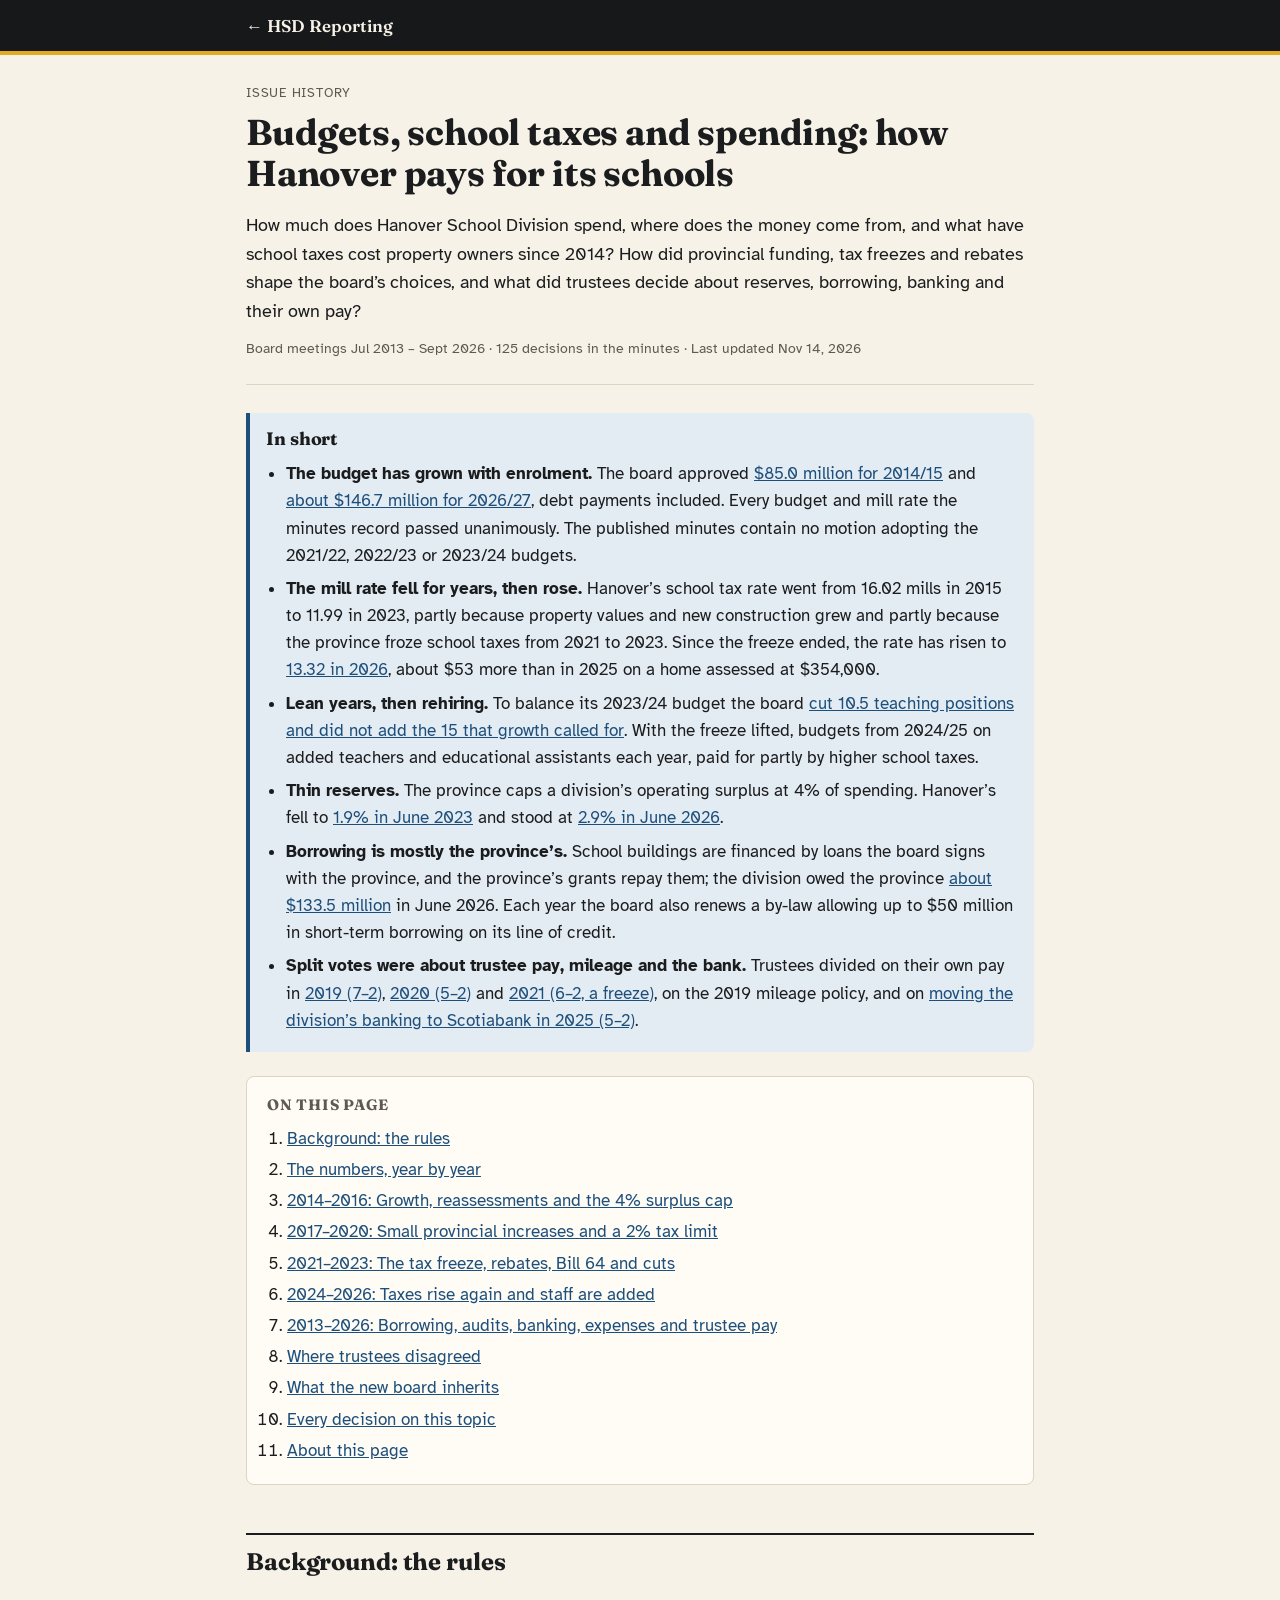
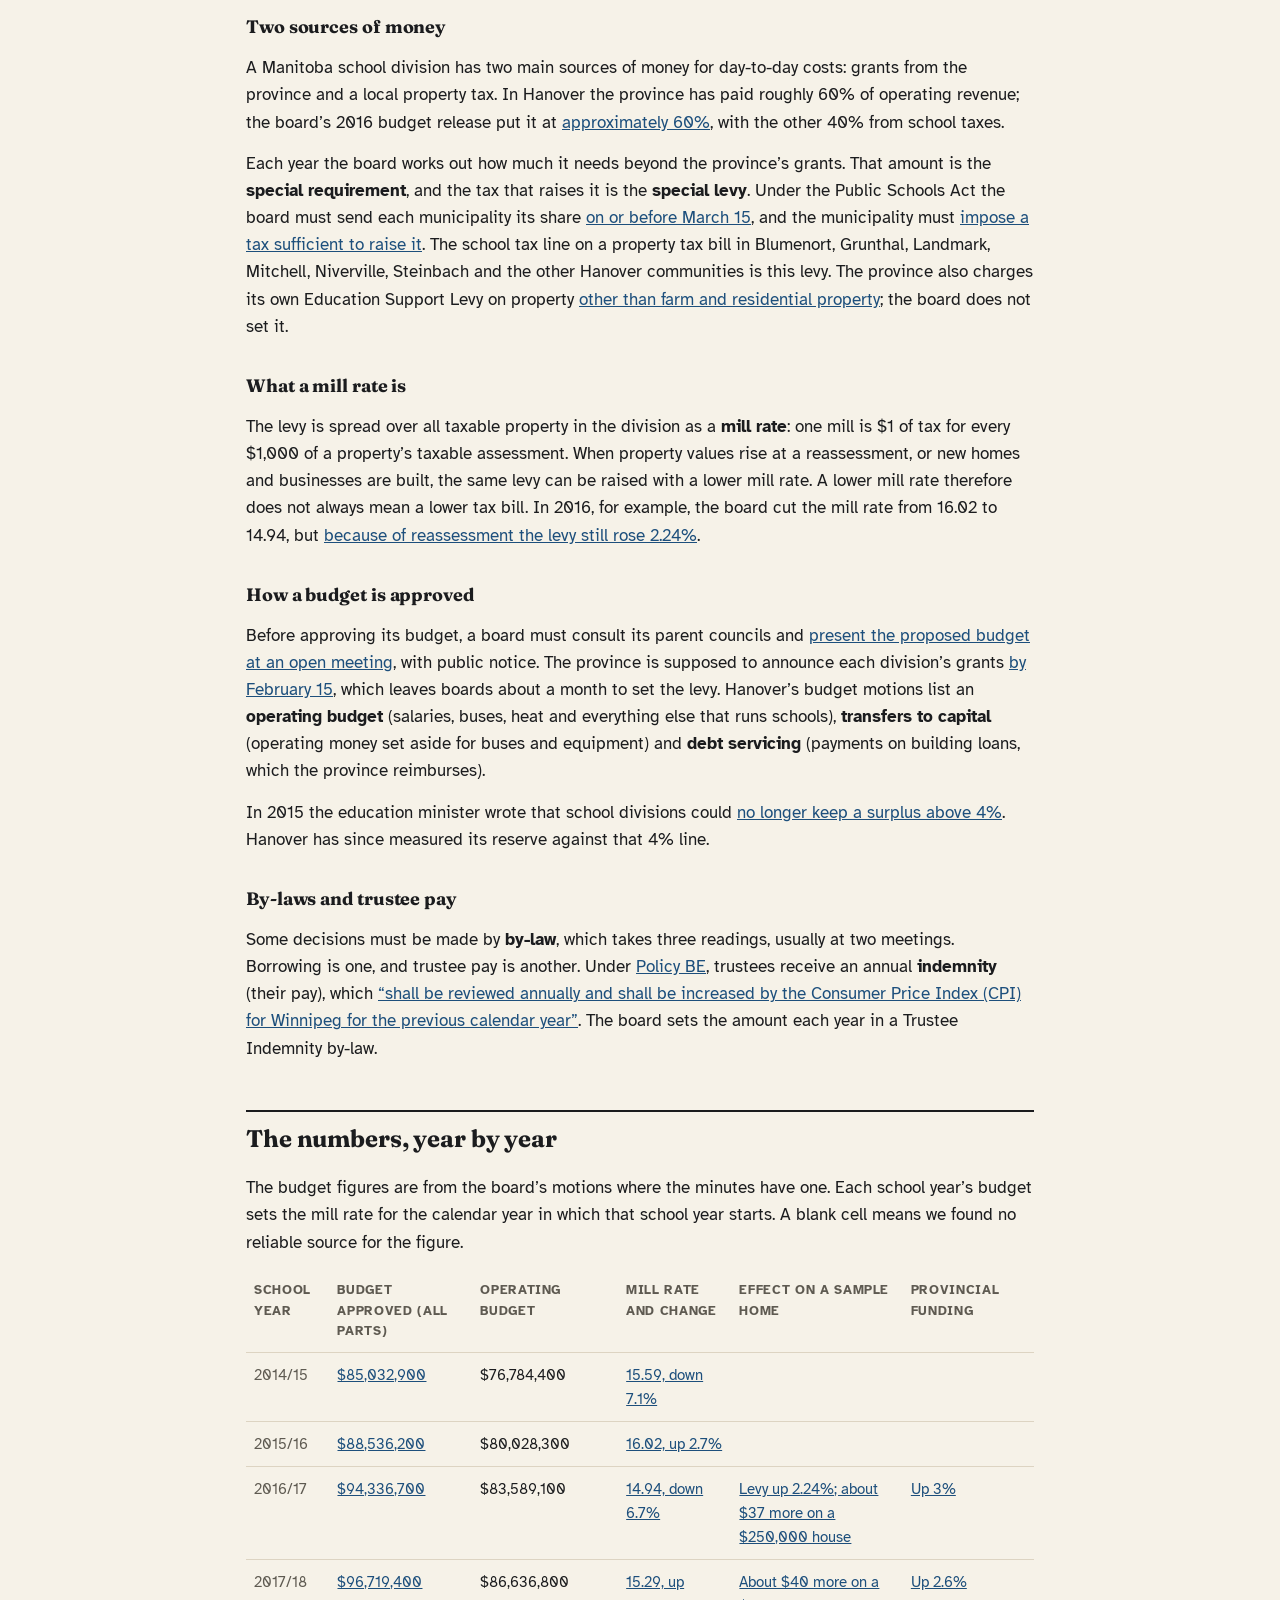
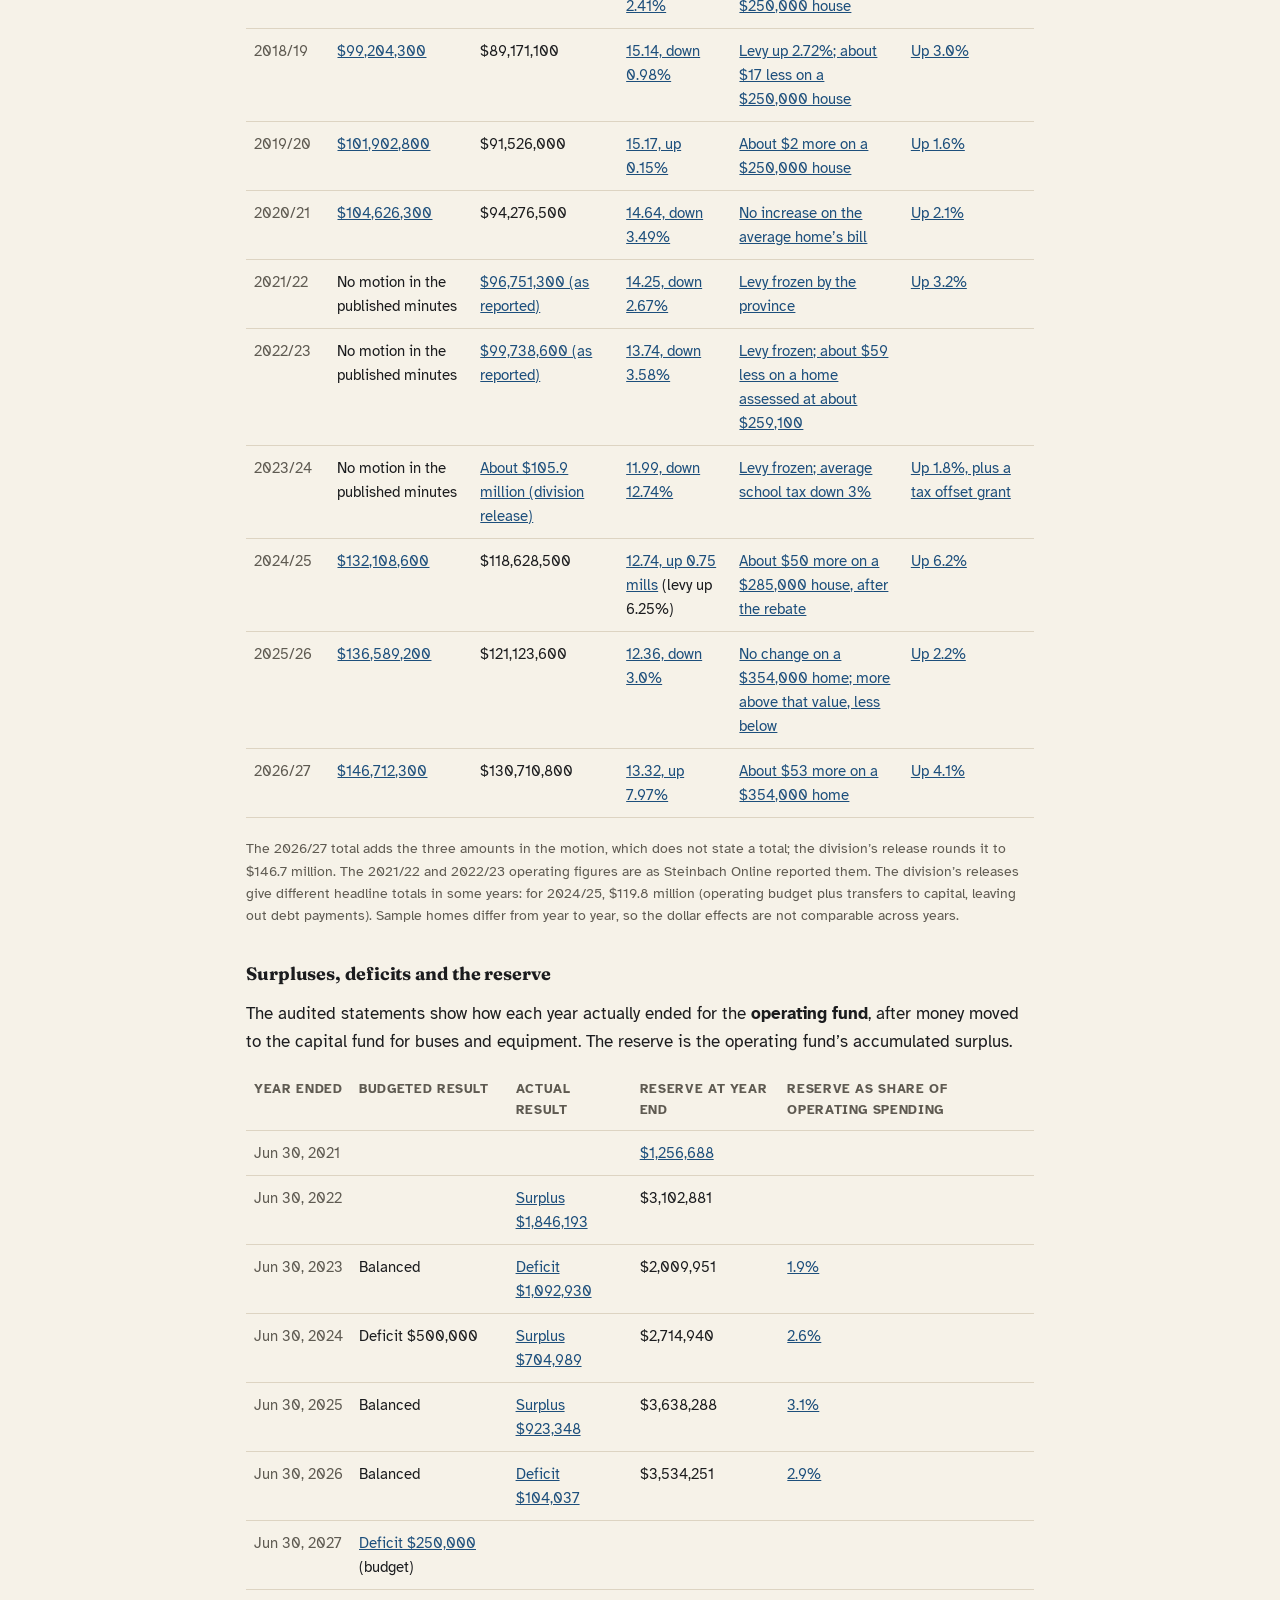
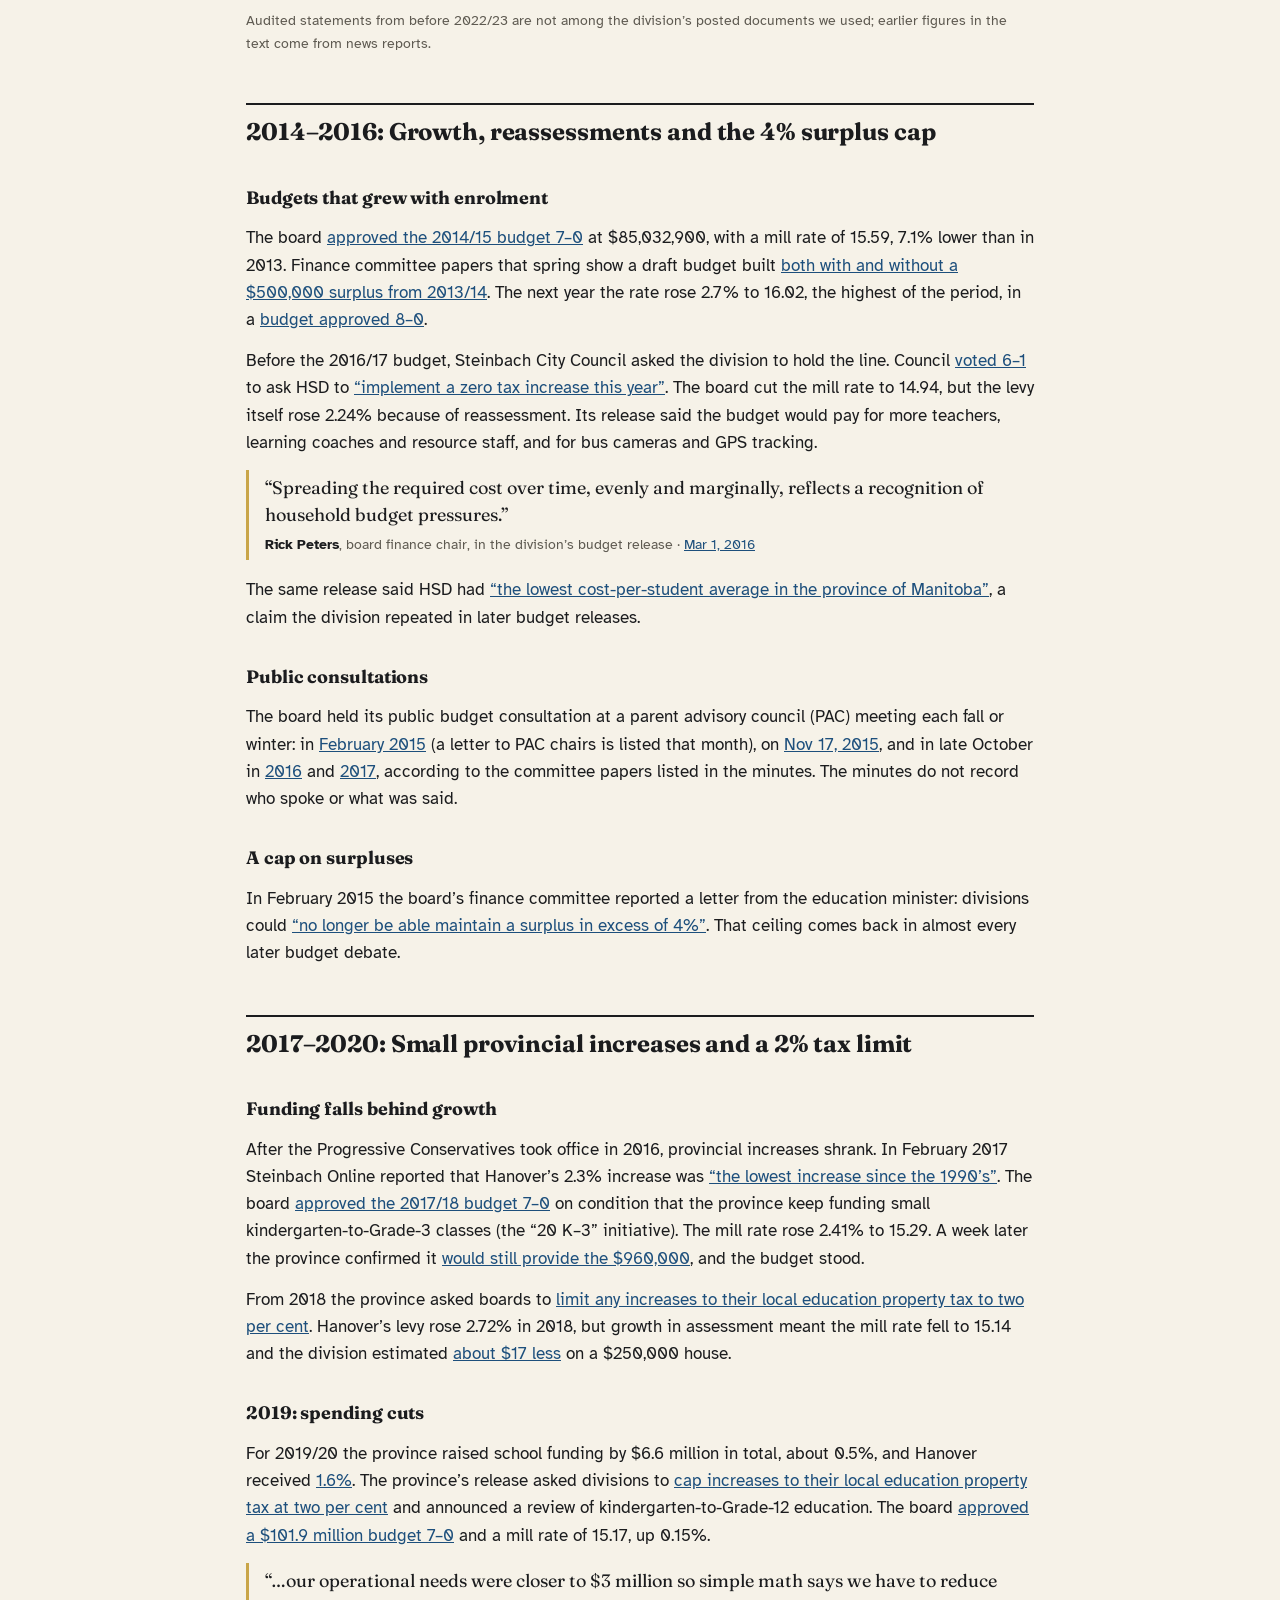
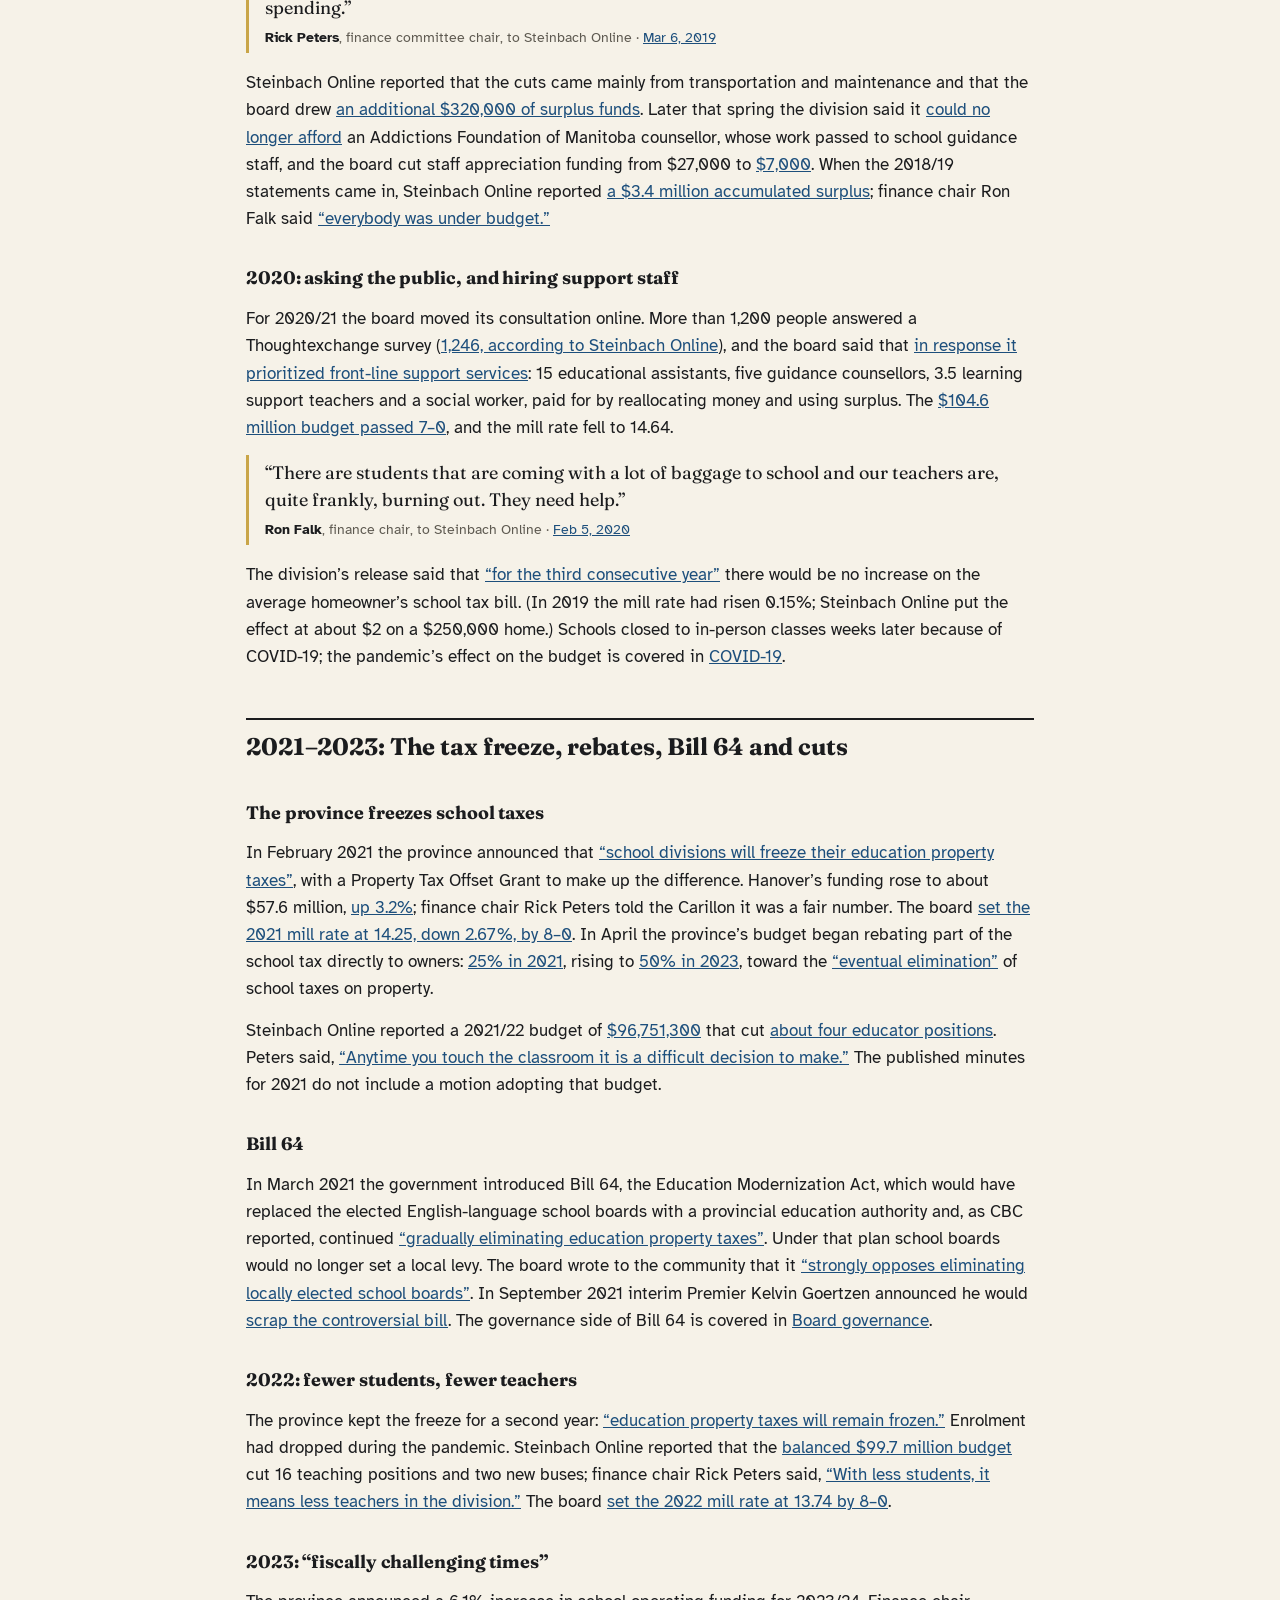
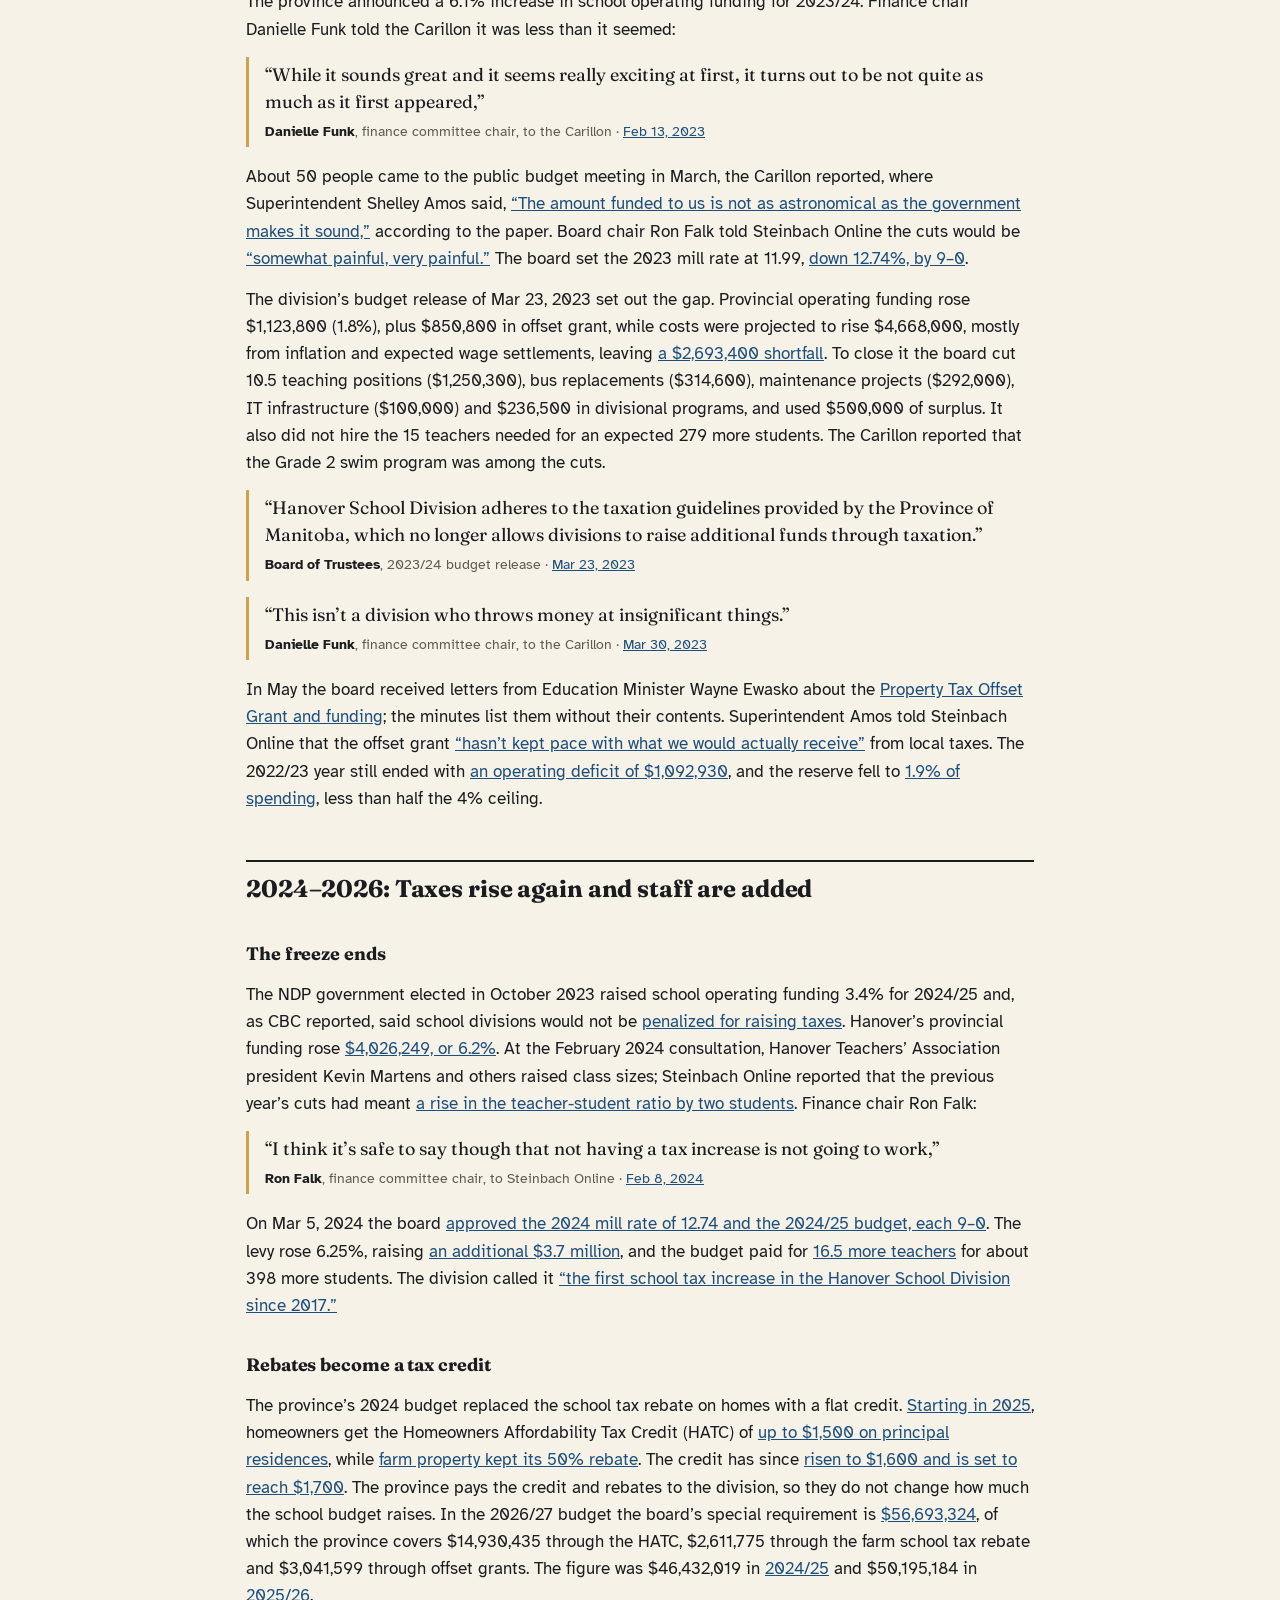
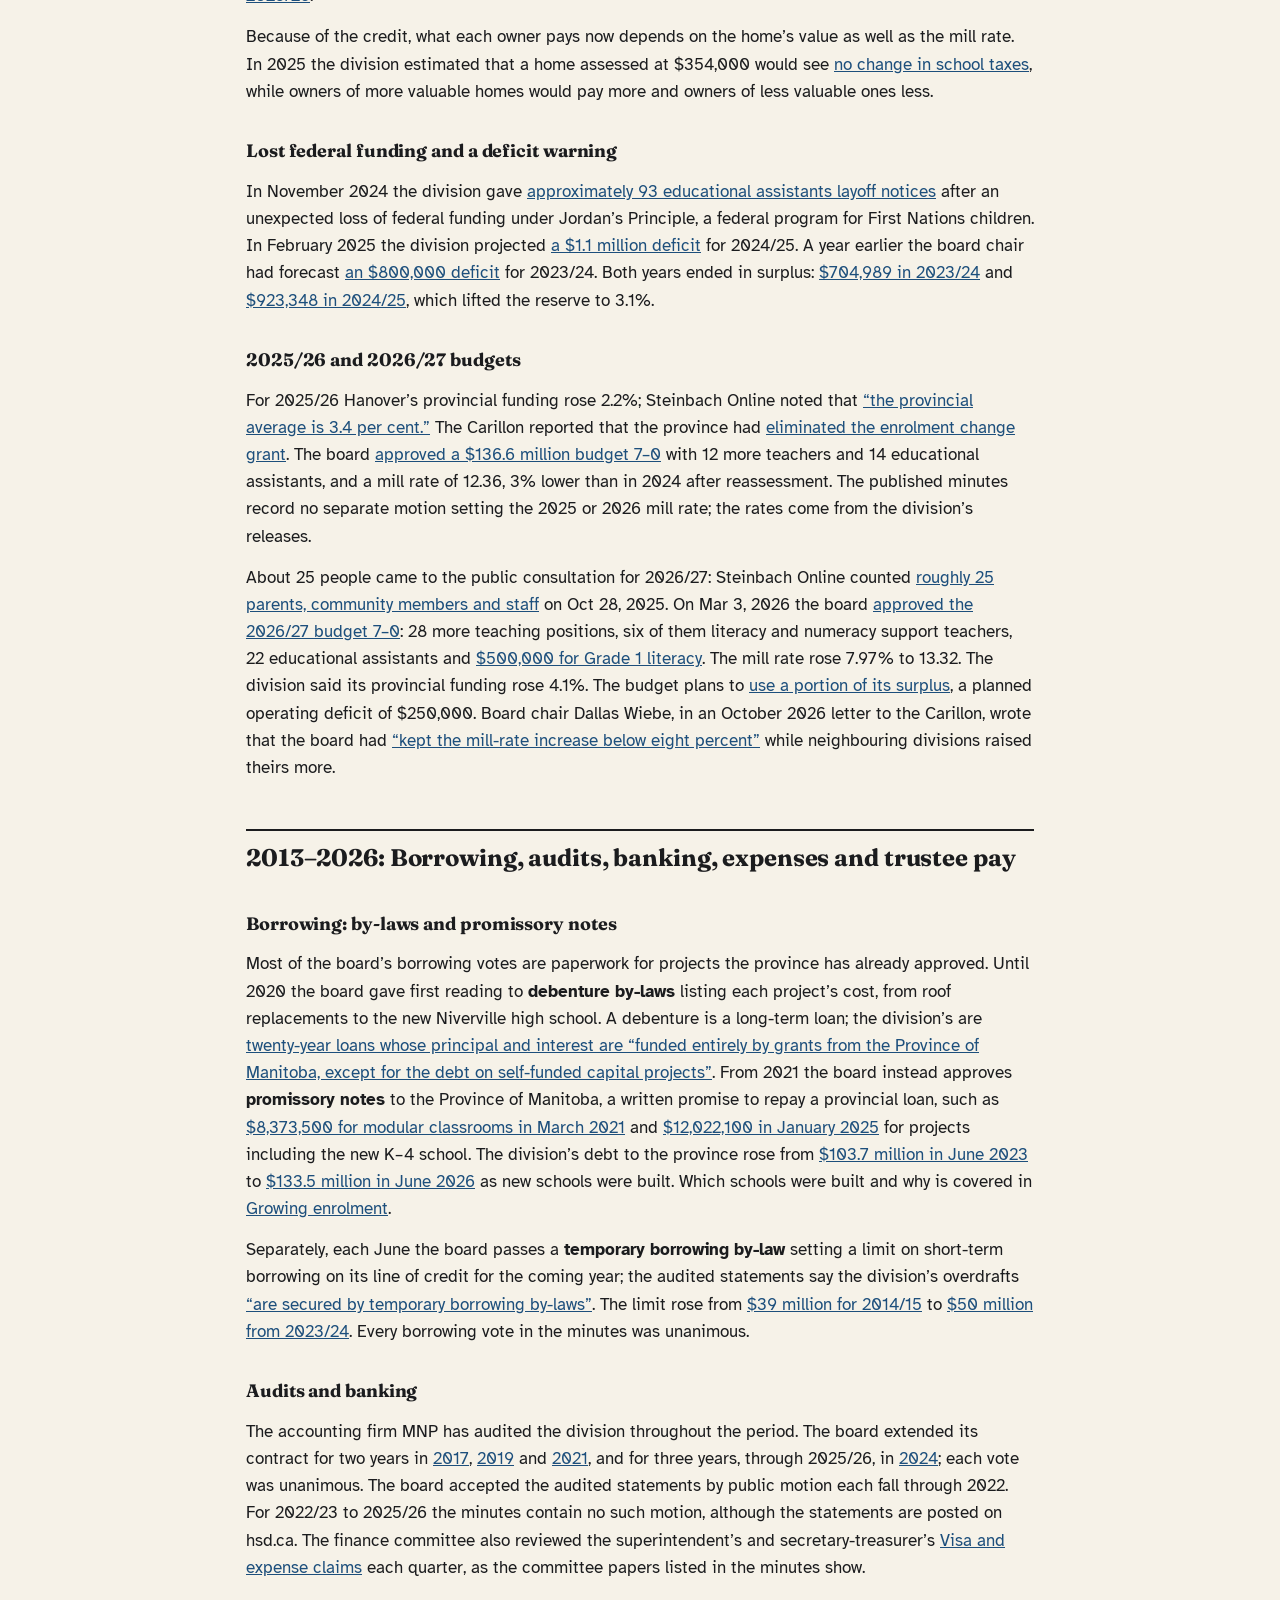
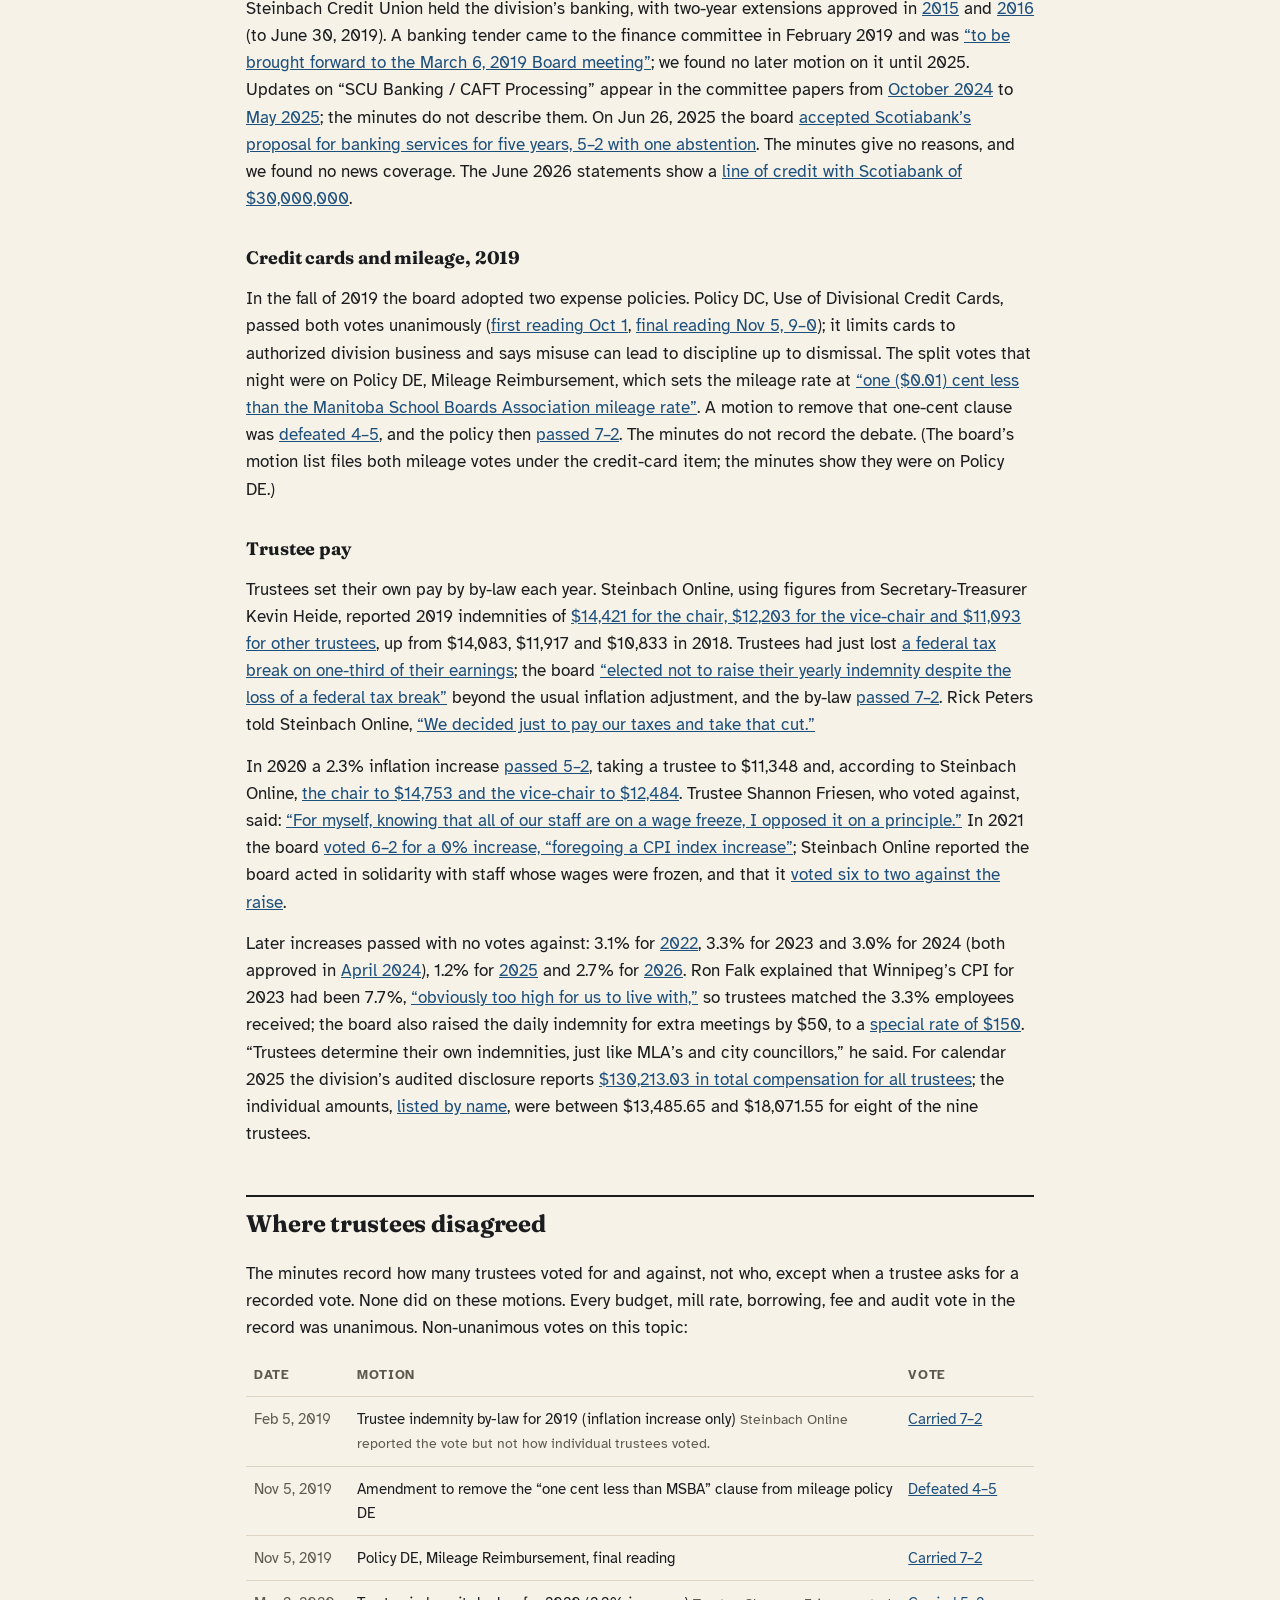
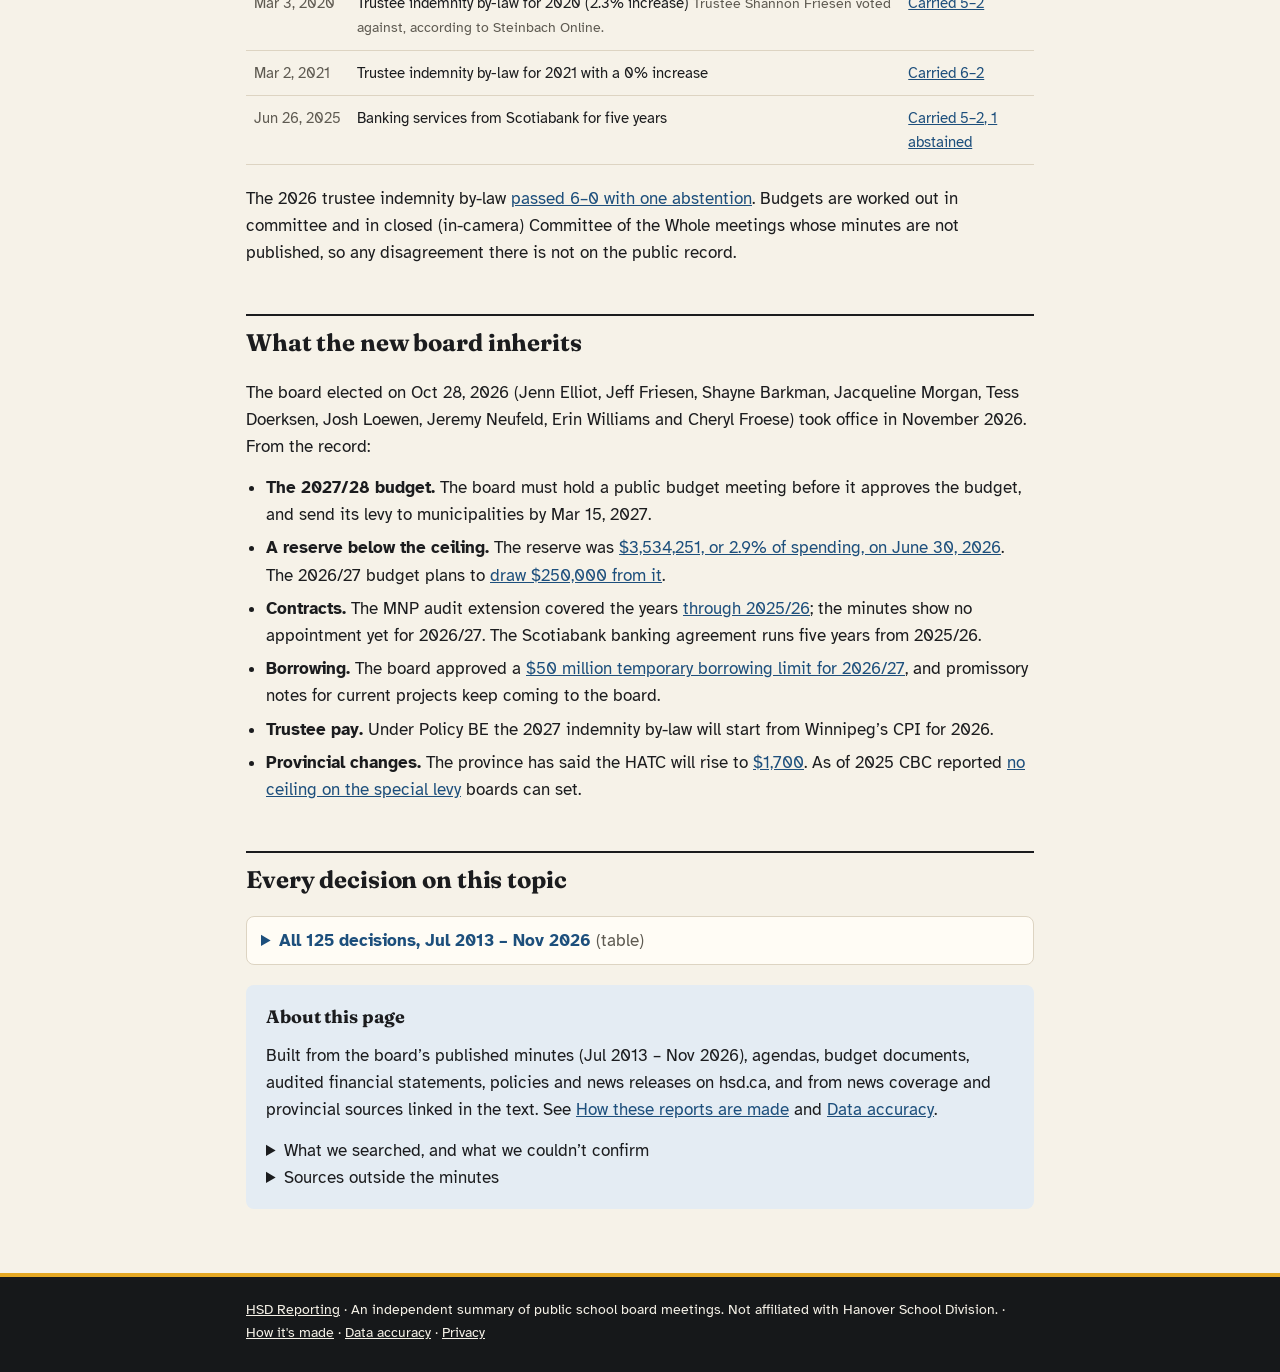
<file: budget-taxes/index.html>
<!doctype html>
<html lang="en">
<head>
<meta charset="utf-8">
<meta name="viewport" content="width=device-width, initial-scale=1">
<link rel="icon" href="data:image/svg+xml,%3Csvg xmlns='http://www.w3.org/2000/svg' viewBox='0 0 32 32'%3E%3Crect width='32' height='32' rx='6' fill='%231f5f8b'/%3E%3Ctext x='16' y='23' font-size='19' text-anchor='middle' fill='white' font-family='Arial' font-weight='700'%3EH%3C/text%3E%3C/svg%3E">
<title>Budgets and School Taxes | HSD Reporting</title>
<meta name="description" content="Every Hanover School Division budget and mill rate from 2014/15 to 2026/27, what school taxes cost property owners, how provincial freezes, rebates and funding shaped the board&rsquo;s choices, and the board&rsquo;s decisions on reserves, borrowing, banking and trustee pay.">
<meta property="og:type" content="article">
<meta property="og:title" content="Budgets, school taxes and spending: how Hanover pays for its schools">
<meta property="og:description" content="Every Hanover School Division budget and mill rate from 2014/15 to 2026/27, what school taxes cost property owners, how provincial freezes, rebates and funding shaped the board&rsquo;s choices, and the board&rsquo;s decisions on reserves, borrowing, banking and trustee pay.">
<link rel="stylesheet" href="../assets/css/style.css">
<link rel="stylesheet" href="../assets/css/report.css">
</head>
<body>
<main>

<p class="sitebar"><a href="../">&larr; HSD Reporting</a></p>

<header class="page">
  <p class="eyebrow">Issue history</p>
  <h1>Budgets, school taxes and spending: how Hanover pays for its schools</h1>
  <p class="lede">How much does Hanover School Division spend, where does the money come from, and what have school taxes cost property owners since 2014? How did provincial funding, tax freezes and rebates shape the board&rsquo;s choices, and what did trustees decide about reserves, borrowing, banking and their own pay?</p>
  <p class="meta">Board meetings Jul 2013 &ndash; Sept 2026 &middot; 125 decisions in the minutes &middot; Last updated Nov 14, 2026</p>
</header>

<section class="inshort" aria-labelledby="inshort-h">
  <h2 id="inshort-h">In short</h2>
  <ul>
    <li><strong>The budget has grown with enrolment.</strong> The board approved <a href="https://hsd.ca/wp-content/uploads/2015/07/Board-Meeting-Minutes-Mar-4-2014.pdf#page=2">$85.0 million for 2014/15</a> and <a href="https://hsd.ca/wp-content/uploads/2026/04/Board-Meeting-Minutes-March-3-2026.pdf#page=7">about $146.7 million for 2026/27</a>, debt payments included. Every budget and mill rate the minutes record passed unanimously. The published minutes contain no motion adopting the 2021/22, 2022/23 or 2023/24 budgets.</li>
    <li><strong>The mill rate fell for years, then rose.</strong> Hanover&rsquo;s school tax rate went from 16.02 mills in 2015 to 11.99 in 2023, partly because property values and new construction grew and partly because the province froze school taxes from 2021 to 2023. Since the freeze ended, the rate has risen to <a href="https://hsd.ca/2026/03/04/board-approves-2026-27-budget/#:~:text=will%20result%20in%20a%202026%20Mill%20Rate%20of%2013.32">13.32 in 2026</a>, about $53 more than in 2025 on a home assessed at $354,000.</li>
    <li><strong>Lean years, then rehiring.</strong> To balance its 2023/24 budget the board <a href="https://hsd.ca/2023/03/23/board-of-trustees-approve-2023-24-budget/#:~:text=reduce%20expenditures%20in%20teaching%20positions%20by%20%241%2C250%2C300">cut 10.5 teaching positions and did not add the 15 that growth called for</a>. With the freeze lifted, budgets from 2024/25 on added teachers and educational assistants each year, paid for partly by higher school taxes.</li>
    <li><strong>Thin reserves.</strong> The province caps a division&rsquo;s operating surplus at 4% of spending. Hanover&rsquo;s fell to <a href="https://hsd.ca/wp-content/uploads/2023/11/Hanover-SD-AUDIT-Jun-23.pdf#page=27">1.9% in June 2023</a> and stood at <a href="https://hsd.ca/wp-content/uploads/2026/11/Hanover-SD-Audited-Fin-Statement-2025-26.pdf#page=25">2.9% in June 2026</a>.</li>
    <li><strong>Borrowing is mostly the province&rsquo;s.</strong> School buildings are financed by loans the board signs with the province, and the province&rsquo;s grants repay them; the division owed the province <a href="https://hsd.ca/wp-content/uploads/2026/11/Hanover-SD-Audited-Fin-Statement-2025-26.pdf#page=12">about $133.5 million</a> in June 2026. Each year the board also renews a by-law allowing up to $50 million in short-term borrowing on its line of credit.</li>
    <li><strong>Split votes were about trustee pay, mileage and the bank.</strong> Trustees divided on their own pay in <a href="https://hsd.ca/wp-content/uploads/2019/03/Board-Meeting-Minutes-Feb-5-2019.pdf#page=2">2019 (7&ndash;2)</a>, <a href="https://hsd.ca/wp-content/uploads/2020/05/Board-Meeting-Minutes-Mar-3-2020.pdf#page=2">2020 (5&ndash;2)</a> and <a href="https://hsd.ca/wp-content/uploads/2021/04/Board-Meeting-Minutes-March-2-2021.pdf#page=2">2021 (6&ndash;2, a freeze)</a>, on the 2019 mileage policy, and on <a href="https://hsd.ca/wp-content/uploads/2025/08/Board-Meeting-Minutes-June-26-2025.pdf#page=4">moving the division&rsquo;s banking to Scotiabank in 2025 (5&ndash;2)</a>.</li>
  </ul>
</section>

<nav class="toc" aria-label="On this page">
  <h2>On this page</h2>
  <ol>
    <li><a href="#background">Background: the rules</a></li>
    <li><a href="#numbers">The numbers, year by year</a></li>
    <li><a href="#y2014">2014&ndash;2016: Growth, reassessments and the 4% surplus cap</a></li>
    <li><a href="#y2017">2017&ndash;2020: Small provincial increases and a 2% tax limit</a></li>
    <li><a href="#y2021">2021&ndash;2023: The tax freeze, rebates, Bill 64 and cuts</a></li>
    <li><a href="#y2024">2024&ndash;2026: Taxes rise again and staff are added</a></li>
    <li><a href="#y-admin">2013&ndash;2026: Borrowing, audits, banking, expenses and trustee pay</a></li>
    <li><a href="#split">Where trustees disagreed</a></li>
    <li><a href="#next">What the new board inherits</a></li>
    <li><a href="#all">Every decision on this topic</a></li>
    <li><a href="#about">About this page</a></li>
  </ol>
</nav>

<section id="background" aria-labelledby="background-h">
  <h2 id="background-h">Background: the rules</h2>

  <h3>Two sources of money</h3>
  <p>A Manitoba school division has two main sources of money for day-to-day costs: grants from the province and a local property tax. In Hanover the province has paid roughly 60% of operating revenue; the board&rsquo;s 2016 budget release put it at <a href="https://hsd.ca/2016/03/01/hsd-board-of-trustees-approves-20162017-budget/#:~:text=comprises%20approximately%2060%25%20of%20HSD%20annual%20operating%20revenue">approximately 60%</a>, with the other 40% from school taxes.</p>
  <p>Each year the board works out how much it needs beyond the province&rsquo;s grants. That amount is the <strong>special requirement</strong>, and the tax that raises it is the <strong>special levy</strong>. Under the Public Schools Act the board must send each municipality its share <a href="https://web2.gov.mb.ca/laws/statutes/ccsm/p250.php#:~:text=school%20division%20shall%20send%20to%20each%20municipality">on or before March 15</a>, and the municipality must <a href="https://web2.gov.mb.ca/laws/statutes/ccsm/p250.php#:~:text=fix%20and%20impose%20a%20tax%20sufficient%20to%20raise%20the%20amount">impose a tax sufficient to raise it</a>. The school tax line on a property tax bill in Blumenort, Grunthal, Landmark, Mitchell, Niverville, Steinbach and the other Hanover communities is this levy. The province also charges its own Education Support Levy on property <a href="https://web2.gov.mb.ca/laws/statutes/ccsm/p250.php#:~:text=other%20than%20farm%20and%20residential%20property">other than farm and residential property</a>; the board does not set it.</p>

  <h3>What a mill rate is</h3>
  <p>The levy is spread over all taxable property in the division as a <strong>mill rate</strong>: one mill is $1 of tax for every $1,000 of a property&rsquo;s taxable assessment. When property values rise at a reassessment, or new homes and businesses are built, the same levy can be raised with a lower mill rate. A lower mill rate therefore does not always mean a lower tax bill. In 2016, for example, the board cut the mill rate from 16.02 to 14.94, but <a href="https://hsd.ca/2016/03/01/hsd-board-of-trustees-approves-20162017-budget/#:~:text=the%20education%20tax%20levy%20will%20increase%20by%202.24%25">because of reassessment the levy still rose 2.24%</a>.</p>

  <h3>How a budget is approved</h3>
  <p>Before approving its budget, a board must consult its parent councils and <a href="https://web2.gov.mb.ca/laws/statutes/ccsm/p250.php#:~:text=presented%20its%20proposed%20budget%20at%20an%20open%20meeting">present the proposed budget at an open meeting</a>, with public notice. The province is supposed to announce each division&rsquo;s grants <a href="https://web2.gov.mb.ca/laws/statutes/ccsm/p250.php#:~:text=the%20minister%20must%20notify%20each%20school%20division">by February 15</a>, which leaves boards about a month to set the levy. Hanover&rsquo;s budget motions list an <strong>operating budget</strong> (salaries, buses, heat and everything else that runs schools), <strong>transfers to capital</strong> (operating money set aside for buses and equipment) and <strong>debt servicing</strong> (payments on building loans, which the province reimburses).</p>
  <p>In 2015 the education minister wrote that school divisions could <a href="https://hsd.ca/wp-content/uploads/2015/07/Board-Meeting-Minutes-February-3-2015.pdf#page=4">no longer keep a surplus above 4%</a>. Hanover has since measured its reserve against that 4% line.</p>

  <h3>By-laws and trustee pay</h3>
  <p>Some decisions must be made by <strong>by-law</strong>, which takes three readings, usually at two meetings. Borrowing is one, and trustee pay is another. Under <a href="https://hsd.ca/wp-content/uploads/2024/04/BE-Trustee-Remuneration-Expenses-and-Resources.pdf#page=1">Policy BE</a>, trustees receive an annual <strong>indemnity</strong> (their pay), which <a href="https://hsd.ca/wp-content/uploads/2024/04/BE-Trustee-Remuneration-Expenses-and-Resources.pdf#page=1">&ldquo;shall be reviewed annually and shall be increased by the Consumer Price Index (CPI) for Winnipeg for the previous calendar year&rdquo;</a>. The board sets the amount each year in a Trustee Indemnity by-law.</p>
</section>

<section id="numbers" aria-labelledby="numbers-h">
  <h2 id="numbers-h">The numbers, year by year</h2>
  <p>The budget figures are from the board&rsquo;s motions where the minutes have one. Each school year&rsquo;s budget sets the mill rate for the calendar year in which that school year starts. A blank cell means we found no reliable source for the figure.</p>
  <div class="table-wrap"><table class="compact">
    <thead><tr><th>School year</th><th>Budget approved (all parts)</th><th>Operating budget</th><th>Mill rate and change</th><th>Effect on a sample home</th><th>Provincial funding</th></tr></thead>
    <tbody>
      <tr><td class="date">2014/15</td><td><a href="https://hsd.ca/wp-content/uploads/2015/07/Board-Meeting-Minutes-Mar-4-2014.pdf#page=2">$85,032,900</a></td><td>$76,784,400</td><td><a href="https://hsd.ca/wp-content/uploads/2015/07/Board-Meeting-Minutes-Mar-4-2014.pdf#page=2">15.59, down 7.1%</a></td><td></td><td></td></tr>
      <tr><td class="date">2015/16</td><td><a href="https://hsd.ca/wp-content/uploads/2015/07/Board-Meeting-Minutes-March-3-2015.pdf#page=1">$88,536,200</a></td><td>$80,028,300</td><td><a href="https://hsd.ca/wp-content/uploads/2015/07/Board-Meeting-Minutes-March-3-2015.pdf#page=2">16.02, up 2.7%</a></td><td></td><td></td></tr>
      <tr><td class="date">2016/17</td><td><a href="https://hsd.ca/wp-content/uploads/2015/07/Board-Meeting-Minutes-Mar-1-2016.pdf#page=5">$94,336,700</a></td><td>$83,589,100</td><td><a href="https://hsd.ca/wp-content/uploads/2015/07/Board-Meeting-Minutes-Mar-1-2016.pdf#page=5">14.94, down 6.7%</a></td><td><a href="https://hsd.ca/2016/03/01/hsd-board-of-trustees-approves-20162017-budget/#:~:text=will%20result%20in%20an%20approximate%20increase%20of%20%2437%20annually">Levy up 2.24%; about $37 more on a $250,000 house</a></td><td><a href="https://steinbachonline.com/local/education-funding-comes-early-for-2016-17-school-year#:~:text=they%20received%20a%203%25%20increase%20in%20funding">Up 3%</a></td></tr>
      <tr><td class="date">2017/18</td><td><a href="https://hsd.ca/wp-content/uploads/2015/07/Board-Meeting-Minutes-Mar-7-2017.pdf#page=4">$96,719,400</a></td><td>$86,636,800</td><td><a href="https://hsd.ca/wp-content/uploads/2015/07/Board-Meeting-Minutes-Mar-7-2017.pdf#page=5">15.29, up 2.41%</a></td><td><a href="https://hsd.ca/2017/03/07/hsd-board-of-trustees-approves-2017-18-budget/#:~:text=will%20result%20in%20an%20approximate%20increase%20of%20%2440%20annually">About $40 more on a $250,000 house</a></td><td><a href="https://hsd.ca/2017/03/07/hsd-board-of-trustees-approves-2017-18-budget/#:~:text=provincial%20funding%20has%20increased%20by%202.6%25">Up 2.6%</a></td></tr>
      <tr><td class="date">2018/19</td><td><a href="https://hsd.ca/wp-content/uploads/2018/04/Board-Meeting-Minutes-March-6-2018.pdf#page=5">$99,204,300</a></td><td>$89,171,100</td><td><a href="https://hsd.ca/wp-content/uploads/2018/04/Board-Meeting-Minutes-March-6-2018.pdf#page=5">15.14, down 0.98%</a></td><td><a href="https://hsd.ca/2018/03/06/hsd-budget-approved-for-2018-19/#:~:text=will%20decrease%20by%20approximately%20%2417%20for%202018">Levy up 2.72%; about $17 less on a $250,000 house</a></td><td><a href="https://hsd.ca/2018/03/06/hsd-budget-approved-for-2018-19/#:~:text=Provincial%20funding%20has%20increased%20by%203.0%25">Up 3.0%</a></td></tr>
      <tr><td class="date">2019/20</td><td><a href="https://hsd.ca/wp-content/uploads/2019/04/Board-Meeting-Minutes-Mar-5-2019.pdf#page=4">$101,902,800</a></td><td>$91,526,000</td><td><a href="https://hsd.ca/wp-content/uploads/2019/04/Board-Meeting-Minutes-Mar-5-2019.pdf#page=5">15.17, up 0.15%</a></td><td><a href="https://steinbachonline.com/local/hanover-school-division-approves-mill-rate-increase#:~:text=will%20be%20paying%20an%20additional%20%242">About $2 more on a $250,000 house</a></td><td><a href="https://steinbachonline.com/articles/goertzen-defends-5-increase-in-funding-to-school-divisions#:~:text=the%20average%20increase%2C%201.6%20per%20cent">Up 1.6%</a></td></tr>
      <tr><td class="date">2020/21</td><td><a href="https://hsd.ca/wp-content/uploads/2020/05/Board-Meeting-Minutes-Mar-3-2020.pdf#page=7">$104,626,300</a></td><td>$94,276,500</td><td><a href="https://hsd.ca/wp-content/uploads/2020/05/Board-Meeting-Minutes-Mar-3-2020.pdf#page=7">14.64, down 3.49%</a></td><td><a href="https://hsd.ca/2020/03/03/board-approves-the-2020-21-budget/#:~:text=no%20tax%20increase%20on%20the%20average%20property%20tax%20bill">No increase on the average home&rsquo;s bill</a></td><td><a href="https://hsd.ca/2020/03/03/board-approves-the-2020-21-budget/#:~:text=Provincial%20funding%20has%20increased%20by%202.1%25">Up 2.1%</a></td></tr>
      <tr><td class="date">2021/22</td><td>No motion in the published minutes</td><td><a href="https://steinbachonline.com/local/tight-budget-forces-hsd-board-to-cut-teaching-positions#:~:text=spending%20%2496%2C751%2C300%20on%20local%20education">$96,751,300 (as reported)</a></td><td><a href="https://hsd.ca/wp-content/uploads/2021/04/Board-Meeting-Minutes-March-2-2021.pdf#page=6">14.25, down 2.67%</a></td><td><a href="https://news.gov.mb.ca/news/print,index.html?item=50617#:~:text=School%20divisions%20will%20freeze%20their%20education%20property%20taxes">Levy frozen by the province</a></td><td><a href="https://www.thecarillon.com/local/2021/02/12/hsd-gets-32-percent-bump-in-funding-but-questions-remain#:~:text=will%20see%20a%20funding%20increase%20of%203.2%20percent">Up 3.2%</a></td></tr>
      <tr><td class="date">2022/23</td><td>No motion in the published minutes</td><td><a href="https://www.steinbachonline.com/articles/hanover-cuts-16-teaching-positions-for-new-school-year#:~:text=a%20balanced%20budget%20of%20%2499%2C738%2C600">$99,738,600 (as reported)</a></td><td><a href="https://hsd.ca/wp-content/uploads/2022/04/Board-Meeting-Minutes-Mar-1-2022.pdf#page=5">13.74, down 3.58%</a></td><td><a href="https://www.steinbachonline.com/articles/hanover-cuts-16-teaching-positions-for-new-school-year#:~:text=There%20will%20be%20a%20savings%20of%20around%20%2459">Levy frozen; about $59 less on a home assessed at about $259,100</a></td><td></td></tr>
      <tr><td class="date">2023/24</td><td>No motion in the published minutes</td><td><a href="https://hsd.ca/2023/03/23/board-of-trustees-approve-2023-24-budget/#:~:text=The%20new%20budget%20invests%20%24105.9%20million">About $105.9 million (division release)</a></td><td><a href="https://hsd.ca/wp-content/uploads/2023/04/Board-Meeting-Minutes-Mar-7-2023.pdf#page=5">11.99, down 12.74%</a></td><td><a href="https://hsd.ca/2023/03/23/board-of-trustees-approve-2023-24-budget/#:~:text=a%20decrease%20in%20their%20school%20taxes%20of%203%25">Levy frozen; average school tax down 3%</a></td><td><a href="https://hsd.ca/2023/03/23/board-of-trustees-approve-2023-24-budget/#:~:text=provincial%20operational%20funding%20increased%20by%20%241%2C123%2C800%20%281.8%25%29">Up 1.8%, plus a tax offset grant</a></td></tr>
      <tr><td class="date">2024/25</td><td><a href="https://hsd.ca/wp-content/uploads/2024/04/Board-Meeting-Minutes-Mar-5-2024-1.pdf#page=5">$132,108,600</a></td><td>$118,628,500</td><td><a href="https://hsd.ca/wp-content/uploads/2024/04/Board-Meeting-Minutes-Mar-5-2024-1.pdf#page=5">12.74, up 0.75 mills</a> (levy up 6.25%)</td><td><a href="https://hsd.ca/2024/03/05/board-of-trustees-approve-2024-25-school-year-budget/#:~:text=will%20result%20in%20an%20approximate%20increase%20of%20%2450%20annually">About $50 more on a $285,000 house, after the rebate</a></td><td><a href="https://hsd.ca/2024/03/05/board-of-trustees-approve-2024-25-school-year-budget/#:~:text=which%20represents%20an%20increase%20of%206.2%25%20over%20the%20previous%20year">Up 6.2%</a></td></tr>
      <tr><td class="date">2025/26</td><td><a href="https://hsd.ca/wp-content/uploads/2025/04/Board-Meeting-Minutes-March-4-2025.pdf#page=7">$136,589,200</a></td><td>$121,123,600</td><td><a href="https://hsd.ca/2025/03/05/board-of-trustees-approve-2025-26-budget/#:~:text=will%20result%20in%20a%202025%20Mill%20Rate%20of%2012.36">12.36, down 3.0%</a></td><td><a href="https://hsd.ca/2025/03/05/board-of-trustees-approve-2025-26-budget/#:~:text=will%20see%20no%20change%20in%20school%20taxes">No change on a $354,000 home; more above that value, less below</a></td><td><a href="https://hsd.ca/2025/03/05/board-of-trustees-approve-2025-26-budget/#:~:text=Provincial%20funding%20for%20the%202025%2D26%20school%20year%20will%20increase%202.2%25">Up 2.2%</a></td></tr>
      <tr><td class="date">2026/27</td><td><a href="https://hsd.ca/wp-content/uploads/2026/04/Board-Meeting-Minutes-March-3-2026.pdf#page=7">$146,712,300</a></td><td>$130,710,800</td><td><a href="https://hsd.ca/2026/03/04/board-approves-2026-27-budget/#:~:text=a%207.97%25%20increase%20from%20the%202025%20Mill%20Rate">13.32, up 7.97%</a></td><td><a href="https://hsd.ca/2026/03/04/board-approves-2026-27-budget/#:~:text=A%20home%20assessed%20at%20%24354%2C000%20will%20see%20an%20increase%20of%20%2453">About $53 more on a $354,000 home</a></td><td><a href="https://hsd.ca/2026/03/04/board-approves-2026-27-budget/#:~:text=Provincial%20funding%20for%20the%202026%2D27%20school%20year%20will%20increase%204.1%25">Up 4.1%</a></td></tr>
    </tbody>
  </table></div>
  <p class="meta">The 2026/27 total adds the three amounts in the motion, which does not state a total; the division&rsquo;s release rounds it to $146.7 million. The 2021/22 and 2022/23 operating figures are as Steinbach Online reported them. The division&rsquo;s releases give different headline totals in some years: for 2024/25, $119.8 million (operating budget plus transfers to capital, leaving out debt payments). Sample homes differ from year to year, so the dollar effects are not comparable across years.</p>

  <h3>Surpluses, deficits and the reserve</h3>
  <p>The audited statements show how each year actually ended for the <strong>operating fund</strong>, after money moved to the capital fund for buses and equipment. The reserve is the operating fund&rsquo;s accumulated surplus.</p>
  <div class="table-wrap"><table class="compact">
    <thead><tr><th>Year ended</th><th>Budgeted result</th><th>Actual result</th><th>Reserve at year end</th><th>Reserve as share of operating spending</th></tr></thead>
    <tbody>
      <tr><td class="date">Jun 30, 2021</td><td></td><td></td><td><a href="https://hsd.ca/wp-content/uploads/2023/11/Hanover-SD-AUDIT-Jun-23.pdf#page=29">$1,256,688</a></td><td></td></tr>
      <tr><td class="date">Jun 30, 2022</td><td></td><td><a href="https://hsd.ca/wp-content/uploads/2023/11/Hanover-SD-AUDIT-Jun-23.pdf#page=29">Surplus $1,846,193</a></td><td>$3,102,881</td><td></td></tr>
      <tr><td class="date">Jun 30, 2023</td><td>Balanced</td><td><a href="https://hsd.ca/wp-content/uploads/2023/11/Hanover-SD-AUDIT-Jun-23.pdf#page=29">Deficit $1,092,930</a></td><td>$2,009,951</td><td><a href="https://hsd.ca/wp-content/uploads/2023/11/Hanover-SD-AUDIT-Jun-23.pdf#page=27">1.9%</a></td></tr>
      <tr><td class="date">Jun 30, 2024</td><td>Deficit $500,000</td><td><a href="https://hsd.ca/wp-content/uploads/2024/10/Hanover-School-Division-Audit-Report-June-30-2024.pdf#page=30">Surplus $704,989</a></td><td>$2,714,940</td><td><a href="https://hsd.ca/wp-content/uploads/2024/10/Hanover-School-Division-Audit-Report-June-30-2024.pdf#page=28">2.6%</a></td></tr>
      <tr><td class="date">Jun 30, 2025</td><td>Balanced</td><td><a href="https://hsd.ca/wp-content/uploads/2026/02/Audited-Financial-June-2025.pdf#page=28">Surplus $923,348</a></td><td>$3,638,288</td><td><a href="https://hsd.ca/wp-content/uploads/2026/02/Audited-Financial-June-2025.pdf#page=26">3.1%</a></td></tr>
      <tr><td class="date">Jun 30, 2026</td><td>Balanced</td><td><a href="https://hsd.ca/wp-content/uploads/2026/11/Hanover-SD-Audited-Fin-Statement-2025-26.pdf#page=27">Deficit $104,037</a></td><td>$3,534,251</td><td><a href="https://hsd.ca/wp-content/uploads/2026/11/Hanover-SD-Audited-Fin-Statement-2025-26.pdf#page=25">2.9%</a></td></tr>
      <tr><td class="date">Jun 30, 2027</td><td><a href="https://hsd.ca/wp-content/uploads/2026/03/HSD-Budget-for-2026-27.pdf#page=3">Deficit $250,000</a> (budget)</td><td></td><td></td><td></td></tr>
    </tbody>
  </table></div>
  <p class="meta">Audited statements from before 2022/23 are not among the division&rsquo;s posted documents we used; earlier figures in the text come from news reports.</p>
</section>

<section id="y2014" aria-labelledby="y2014-h">
  <h2 id="y2014-h">2014&ndash;2016: Growth, reassessments and the 4% surplus cap</h2>

  <h3>Budgets that grew with enrolment</h3>
  <p>The board <a href="https://hsd.ca/wp-content/uploads/2015/07/Board-Meeting-Minutes-Mar-4-2014.pdf#page=2">approved the 2014/15 budget 7&ndash;0</a> at $85,032,900, with a mill rate of 15.59, 7.1% lower than in 2013. Finance committee papers that spring show a draft budget built <a href="https://hsd.ca/wp-content/uploads/2015/07/Board-Meeting-Minutes-Mar-4-2014.pdf#page=5">both with and without a $500,000 surplus from 2013/14</a>. The next year the rate rose 2.7% to 16.02, the highest of the period, in a <a href="https://hsd.ca/wp-content/uploads/2015/07/Board-Meeting-Minutes-March-3-2015.pdf#page=2">budget approved 8&ndash;0</a>.</p>
  <p>Before the 2016/17 budget, Steinbach City Council asked the division to hold the line. Council <a href="https://steinbachonline.com/articles/steinbach-urges-hanover-school-trustees-to-freeze-taxes#:~:text=council%20voted%206%2D1%20to%20approve%20the%20motion">voted 6&ndash;1</a> to ask HSD to <a href="https://steinbachonline.com/articles/steinbach-urges-hanover-school-trustees-to-freeze-taxes#:~:text=implement%20a%20zero%20tax%20increase%20this%20year">&ldquo;implement a zero tax increase this year&rdquo;</a>. The board cut the mill rate to 14.94, but the levy itself rose 2.24% because of reassessment. Its release said the budget would pay for more teachers, learning coaches and resource staff, and for bus cameras and GPS tracking.</p>
  <blockquote>
    <p>&ldquo;Spreading the required cost over time, evenly and marginally, reflects a recognition of household budget pressures.&rdquo;</p>
    <div class="cite"><strong>Rick Peters</strong>, board finance chair, in the division&rsquo;s budget release &middot; <a href="https://hsd.ca/2016/03/01/hsd-board-of-trustees-approves-20162017-budget/#:~:text=Spreading%20the%20required%20cost%20over%20time">Mar 1, 2016</a></div>
  </blockquote>
  <p>The same release said HSD had <a href="https://hsd.ca/2016/03/01/hsd-board-of-trustees-approves-20162017-budget/#:~:text=HSD%20has%20the%20lowest%20cost%2Dper%2Dstudent%20average%20in%20the%20province">&ldquo;the lowest cost-per-student average in the province of Manitoba&rdquo;</a>, a claim the division repeated in later budget releases.</p>

  <h3>Public consultations</h3>
  <p>The board held its public budget consultation at a parent advisory council (PAC) meeting each fall or winter: in <a href="https://hsd.ca/wp-content/uploads/2015/07/Board-Meeting-Minutes-February-3-2015.pdf#page=4">February 2015</a> (a letter to PAC chairs is listed that month), on <a href="https://hsd.ca/2015/10/09/public-consultation-on-budget-date-change/#:~:text=has%20been%20re%2Dscheduled%20for%20Tuesday%2C%20Nov.%2017%2C%202015">Nov 17, 2015</a>, and in late October in <a href="https://hsd.ca/wp-content/uploads/2015/07/Board-Meeting-Minutes-Oct-4-2016.pdf#page=4">2016</a> and <a href="https://hsd.ca/wp-content/uploads/2015/07/Board-Meeting-Minutes-October-3-2017.pdf#page=4">2017</a>, according to the committee papers listed in the minutes. The minutes do not record who spoke or what was said.</p>

  <h3>A cap on surpluses</h3>
  <p>In February 2015 the board&rsquo;s finance committee reported a letter from the education minister: divisions could <a href="https://hsd.ca/wp-content/uploads/2015/07/Board-Meeting-Minutes-February-3-2015.pdf#page=4">&ldquo;no longer be able maintain a surplus in excess of 4%&rdquo;</a>. That ceiling comes back in almost every later budget debate.</p>
</section>

<section id="y2017" aria-labelledby="y2017-h">
  <h2 id="y2017-h">2017&ndash;2020: Small provincial increases and a 2% tax limit</h2>

  <h3>Funding falls behind growth</h3>
  <p>After the Progressive Conservatives took office in 2016, provincial increases shrank. In February 2017 Steinbach Online reported that Hanover&rsquo;s 2.3% increase was <a href="https://www.steinbachonline.com/articles/funding-falls-short-for-hsd#:~:text=the%20lowest%20increase%20since%20the">&ldquo;the lowest increase since the 1990&rsquo;s&rdquo;</a>. The board <a href="https://hsd.ca/wp-content/uploads/2015/07/Board-Meeting-Minutes-Mar-7-2017.pdf#page=4">approved the 2017/18 budget 7&ndash;0</a> on condition that the province keep funding small kindergarten-to-Grade-3 classes (the &ldquo;20 K&ndash;3&rdquo; initiative). The mill rate rose 2.41% to 15.29. A week later the province confirmed it <a href="https://steinbachonline.com/articles/hsd-budget-unchanged-after-k-3-initiative-change#:~:text=the%20province%20will%20still%20provide%20them%20with%20the%20%24960%2C000%20funding">would still provide the $960,000</a>, and the budget stood.</p>
  <p>From 2018 the province asked boards to <a href="https://steinbachonline.com/local/hanover-satisfied-by-funding-announcement#:~:text=limit%20any%20increases%20to%20their%20local%20education%20property%20tax%20to%20two%20per%20cent">limit any increases to their local education property tax to two per cent</a>. Hanover&rsquo;s levy rose 2.72% in 2018, but growth in assessment meant the mill rate fell to 15.14 and the division estimated <a href="https://hsd.ca/2018/03/06/hsd-budget-approved-for-2018-19/#:~:text=will%20decrease%20by%20approximately%20%2417%20for%202018">about $17 less</a> on a $250,000 house.</p>

  <h3>2019: spending cuts</h3>
  <p>For 2019/20 the province raised school funding by $6.6 million in total, about 0.5%, and Hanover received <a href="https://steinbachonline.com/articles/goertzen-defends-5-increase-in-funding-to-school-divisions#:~:text=the%20average%20increase%2C%201.6%20per%20cent">1.6%</a>. The province&rsquo;s release asked divisions to <a href="https://news.gov.mb.ca/news/print,index.html?item=44961#:~:text=cap%20increases%20to%20their%20local%20education%20property%20tax%20at%20two%20per%20cent">cap increases to their local education property tax at two per cent</a> and announced a review of kindergarten-to-Grade-12 education. The board <a href="https://hsd.ca/wp-content/uploads/2019/04/Board-Meeting-Minutes-Mar-5-2019.pdf#page=4">approved a $101.9 million budget 7&ndash;0</a> and a mill rate of 15.17, up 0.15%.</p>
  <blockquote>
    <p>&ldquo;&hellip;our operational needs were closer to $3 million so simple math says we have to reduce spending.&rdquo;</p>
    <div class="cite"><strong>Rick Peters</strong>, finance committee chair, to Steinbach Online &middot; <a href="https://steinbachonline.com/local/hanover-school-division-approves-mill-rate-increase#:~:text=simple%20math%20says%20we%20have%20to%20reduce%20spending">Mar 6, 2019</a></div>
  </blockquote>
  <p>Steinbach Online reported that the cuts came mainly from transportation and maintenance and that the board drew <a href="https://steinbachonline.com/local/hanover-school-division-approves-mill-rate-increase#:~:text=an%20additional%20%24320%2C000%20of%20surplus%20funds">an additional $320,000 of surplus funds</a>. Later that spring the division said it <a href="https://steinbachonline.com/articles/hsd-unable-to-sustain-addictions-resources#:~:text=they%20simply%20cannot%20afford%20them">could no longer afford</a> an Addictions Foundation of Manitoba counsellor, whose work passed to school guidance staff, and the board cut staff appreciation funding from $27,000 to <a href="https://steinbachonline.com/articles/hanover-school-board-axes-staff-appreciation-funding#:~:text=reduce%20that%20number%20to%20%247%2C000">$7,000</a>. When the 2018/19 statements came in, Steinbach Online reported <a href="https://steinbachonline.com/articles/hsd-champions-most-challenging-budget-in-decades#:~:text=the%20%243.4%20million%20accumulated%20surplus">a $3.4 million accumulated surplus</a>; finance chair Ron Falk said <a href="https://steinbachonline.com/articles/hsd-champions-most-challenging-budget-in-decades#:~:text=everybody%20was%20under%20budget">&ldquo;everybody was under budget.&rdquo;</a></p>

  <h3>2020: asking the public, and hiring support staff</h3>
  <p>For 2020/21 the board moved its consultation online. More than 1,200 people answered a Thoughtexchange survey (<a href="https://steinbachonline.com/articles/hsd-budget-experiences-change-in-direction#:~:text=1%2C246%20people%20participated">1,246, according to Steinbach Online</a>), and the board said that <a href="https://hsd.ca/2020/03/03/board-approves-the-2020-21-budget/#:~:text=prioritizing%20funding%20for%20front%2Dline%20support%20services">in response it prioritized front-line support services</a>: 15 educational assistants, five guidance counsellors, 3.5 learning support teachers and a social worker, paid for by reallocating money and using surplus. The <a href="https://hsd.ca/wp-content/uploads/2020/05/Board-Meeting-Minutes-Mar-3-2020.pdf#page=7">$104.6 million budget passed 7&ndash;0</a>, and the mill rate fell to 14.64.</p>
  <blockquote>
    <p>&ldquo;There are students that are coming with a lot of baggage to school and our teachers are, quite frankly, burning out. They need help.&rdquo;</p>
    <div class="cite"><strong>Ron Falk</strong>, finance chair, to Steinbach Online &middot; <a href="https://steinbachonline.com/articles/hsd-budget-experiences-change-in-direction#:~:text=quite%20frankly%2C%20burning%20out">Feb 5, 2020</a></div>
  </blockquote>
  <p>The division&rsquo;s release said that <a href="https://hsd.ca/2020/03/03/board-approves-the-2020-21-budget/#:~:text=For%20the%20third%20consecutive%20year">&ldquo;for the third consecutive year&rdquo;</a> there would be no increase on the average homeowner&rsquo;s school tax bill. (In 2019 the mill rate had risen 0.15%; Steinbach Online put the effect at about $2 on a $250,000 home.) Schools closed to in-person classes weeks later because of COVID-19; the pandemic&rsquo;s effect on the budget is covered in <a href="../covid-19/">COVID-19</a>.</p>
</section>

<section id="y2021" aria-labelledby="y2021-h">
  <h2 id="y2021-h">2021&ndash;2023: The tax freeze, rebates, Bill 64 and cuts</h2>

  <h3>The province freezes school taxes</h3>
  <p>In February 2021 the province announced that <a href="https://news.gov.mb.ca/news/print,index.html?item=50617#:~:text=School%20divisions%20will%20freeze%20their%20education%20property%20taxes">&ldquo;school divisions will freeze their education property taxes&rdquo;</a>, with a Property Tax Offset Grant to make up the difference. Hanover&rsquo;s funding rose to about $57.6 million, <a href="https://www.thecarillon.com/local/2021/02/12/hsd-gets-32-percent-bump-in-funding-but-questions-remain#:~:text=will%20see%20a%20funding%20increase%20of%203.2%20percent">up 3.2%</a>; finance chair Rick Peters told the Carillon it was a fair number. The board <a href="https://hsd.ca/wp-content/uploads/2021/04/Board-Meeting-Minutes-March-2-2021.pdf#page=6">set the 2021 mill rate at 14.25, down 2.67%, by 8&ndash;0</a>. In April the province&rsquo;s budget began rebating part of the school tax directly to owners: <a href="https://news.gov.mb.ca/news/print,index.html?item=51141#:~:text=25%20per%20cent%20this%20year%20and%2025%20per%20cent%20next%20year">25% in 2021</a>, rising to <a href="https://gov.mb.ca/edupropertytax/print,index.html#:~:text=This%20will%20increase%20to%2050%20per%20cent%20in%202023">50% in 2023</a>, toward the <a href="https://news.gov.mb.ca/news/print,index.html?item=51141#:~:text=eventual%20elimination%20and%20removal%20of%20both">&ldquo;eventual elimination&rdquo;</a> of school taxes on property.</p>
  <p>Steinbach Online reported a 2021/22 budget of <a href="https://steinbachonline.com/local/tight-budget-forces-hsd-board-to-cut-teaching-positions#:~:text=spending%20%2496%2C751%2C300%20on%20local%20education">$96,751,300</a> that cut <a href="https://steinbachonline.com/local/tight-budget-forces-hsd-board-to-cut-teaching-positions#:~:text=about%20four%20educator%20positions">about four educator positions</a>. Peters said, <a href="https://steinbachonline.com/local/tight-budget-forces-hsd-board-to-cut-teaching-positions#:~:text=Anytime%20you%20touch%20the%20classroom">&ldquo;Anytime you touch the classroom it is a difficult decision to make.&rdquo;</a> The published minutes for 2021 do not include a motion adopting that budget.</p>

  <h3>Bill 64</h3>
  <p>In March 2021 the government introduced Bill 64, the Education Modernization Act, which would have replaced the elected English-language school boards with a provincial education authority and, as CBC reported, continued <a href="https://www.cbc.ca/lite/story/1.5950197#:~:text=gradually%20eliminating%20education%20property%20taxes%2C%20beginning%20in%202021">&ldquo;gradually eliminating education property taxes&rdquo;</a>. Under that plan school boards would no longer set a local levy. The board wrote to the community that it <a href="https://hsd.ca/2021/04/21/hsd-board-of-trustees-response-to-bill-64/#:~:text=strongly%20opposes%20eliminating%20locally%20elected%20school%20boards">&ldquo;strongly opposes eliminating locally elected school boards&rdquo;</a>. In September 2021 interim Premier Kelvin Goertzen announced he would <a href="https://www.cbc.ca/lite/story/1.6162298#:~:text=scrap%20the%20controversial%20bill">scrap the controversial bill</a>. The governance side of Bill 64 is covered in <a href="../board-governance/">Board governance</a>.</p>

  <h3>2022: fewer students, fewer teachers</h3>
  <p>The province kept the freeze for a second year: <a href="https://news.gov.mb.ca/news/print,index.html?item=53277#:~:text=education%20property%20taxes%20will%20remain%20frozen">&ldquo;education property taxes will remain frozen.&rdquo;</a> Enrolment had dropped during the pandemic. Steinbach Online reported that the <a href="https://www.steinbachonline.com/articles/hanover-cuts-16-teaching-positions-for-new-school-year#:~:text=a%20balanced%20budget%20of%20%2499%2C738%2C600">balanced $99.7 million budget</a> cut 16 teaching positions and two new buses; finance chair Rick Peters said, <a href="https://www.steinbachonline.com/articles/hanover-cuts-16-teaching-positions-for-new-school-year#:~:text=it%20means%20less%20teachers%20in%20the%20division">&ldquo;With less students, it means less teachers in the division.&rdquo;</a> The board <a href="https://hsd.ca/wp-content/uploads/2022/04/Board-Meeting-Minutes-Mar-1-2022.pdf#page=5">set the 2022 mill rate at 13.74 by 8&ndash;0</a>.</p>

  <h3>2023: &ldquo;fiscally challenging times&rdquo;</h3>
  <p>The province announced a 6.1% increase in school operating funding for 2023/24. Finance chair Danielle Funk told the Carillon it was less than it seemed:</p>
  <blockquote>
    <p>&ldquo;While it sounds great and it seems really exciting at first, it turns out to be not quite as much as it first appeared,&rdquo;</p>
    <div class="cite"><strong>Danielle Funk</strong>, finance committee chair, to the Carillon &middot; <a href="https://www.thecarillon.com/local/2023/02/13/public-schools-funding-workable-but-no-windfall-trustees#:~:text=While%20it%20sounds%20great%20and%20it%20seems%20really%20exciting%20at%20first">Feb 13, 2023</a></div>
  </blockquote>
  <p>About 50 people came to the public budget meeting in March, the Carillon reported, where Superintendent Shelley Amos said, <a href="https://www.thecarillon.com/local/2023/03/10/hsd-considers-cuts-decries-provincial-tax-freezes#:~:text=not%20as%20astronomical%20as%20the%20government">&ldquo;The amount funded to us is not as astronomical as the government makes it sound,&rdquo;</a> according to the paper. Board chair Ron Falk told Steinbach Online the cuts would be <a href="https://steinbachonline.com/articles/big-budget-cuts-expected-this-year-in-the-hanover-school-division#:~:text=going%20to%20be%20somewhat%20painful">&ldquo;somewhat painful, very painful.&rdquo;</a> The board set the 2023 mill rate at 11.99, <a href="https://hsd.ca/wp-content/uploads/2023/04/Board-Meeting-Minutes-Mar-7-2023.pdf#page=5">down 12.74%, by 9&ndash;0</a>.</p>
  <p>The division&rsquo;s budget release of Mar 23, 2023 set out the gap. Provincial operating funding rose $1,123,800 (1.8%), plus $850,800 in offset grant, while costs were projected to rise $4,668,000, mostly from inflation and expected wage settlements, leaving <a href="https://hsd.ca/2023/03/23/board-of-trustees-approve-2023-24-budget/#:~:text=which%20creates%20a%20deficit%20of%20%242%2C693%2C400">a $2,693,400 shortfall</a>. To close it the board cut 10.5 teaching positions ($1,250,300), bus replacements ($314,600), maintenance projects ($292,000), IT infrastructure ($100,000) and $236,500 in divisional programs, and used $500,000 of surplus. It also did not hire the 15 teachers needed for an expected 279 more students. The Carillon reported that the Grade 2 swim program was among the cuts.</p>
  <blockquote>
    <p>&ldquo;Hanover School Division adheres to the taxation guidelines provided by the Province of Manitoba, which no longer allows divisions to raise additional funds through taxation.&rdquo;</p>
    <div class="cite"><strong>Board of Trustees</strong>, 2023/24 budget release &middot; <a href="https://hsd.ca/2023/03/23/board-of-trustees-approve-2023-24-budget/#:~:text=no%20longer%20allows%20divisions%20to%20raise%20additional%20funds">Mar 23, 2023</a></div>
  </blockquote>
  <blockquote>
    <p>&ldquo;This isn&rsquo;t a division who throws money at insignificant things.&rdquo;</p>
    <div class="cite"><strong>Danielle Funk</strong>, finance committee chair, to the Carillon &middot; <a href="https://www.thecarillon.com/local/2023/03/30/hsd-budget-at-risk-of-hurting-students#:~:text=a%20division%20who%20throws%20money%20at%20insignificant%20things">Mar 30, 2023</a></div>
  </blockquote>
  <p>In May the board received letters from Education Minister Wayne Ewasko about the <a href="https://hsd.ca/wp-content/uploads/2023/06/Board-Meeting-Minutes-May-2-2023.pdf#page=5">Property Tax Offset Grant and funding</a>; the minutes list them without their contents. Superintendent Amos told Steinbach Online that the offset grant <a href="https://steinbachonline.com/articles/school-division-desperate-for-more-money-waiting-for-province-to-help-out#:~:text=kept%20pace%20with%20what%20we%20would%20actually%20receive">&ldquo;hasn&rsquo;t kept pace with what we would actually receive&rdquo;</a> from local taxes. The 2022/23 year still ended with <a href="https://hsd.ca/wp-content/uploads/2023/11/Hanover-SD-AUDIT-Jun-23.pdf#page=29">an operating deficit of $1,092,930</a>, and the reserve fell to <a href="https://hsd.ca/wp-content/uploads/2023/11/Hanover-SD-AUDIT-Jun-23.pdf#page=27">1.9% of spending</a>, less than half the 4% ceiling.</p>
</section>

<section id="y2024" aria-labelledby="y2024-h">
  <h2 id="y2024-h">2024&ndash;2026: Taxes rise again and staff are added</h2>

  <h3>The freeze ends</h3>
  <p>The NDP government elected in October 2023 raised school operating funding 3.4% for 2024/25 and, as CBC reported, said school divisions would not be <a href="https://www.cbc.ca/lite/story/1.7101543#:~:text=penalized%20for%20raising%20taxes">penalized for raising taxes</a>. Hanover&rsquo;s provincial funding rose <a href="https://hsd.ca/2024/03/05/board-of-trustees-approve-2024-25-school-year-budget/#:~:text=an%20additional%20%244%2C026%2C249%20in%20provincial%20funding">$4,026,249, or 6.2%</a>. At the February 2024 consultation, Hanover Teachers&rsquo; Association president Kevin Martens and others raised class sizes; Steinbach Online reported that the previous year&rsquo;s cuts had meant <a href="https://steinbachonline.com/articles/hanover-school-board-hears-budget-concerns-from-the-public#:~:text=a%20rise%20in%20the%20teacher%2Dstudent%20ratio%20by%20two%20students">a rise in the teacher-student ratio by two students</a>. Finance chair Ron Falk:</p>
  <blockquote>
    <p>&ldquo;I think it&rsquo;s safe to say though that not having a tax increase is not going to work,&rdquo;</p>
    <div class="cite"><strong>Ron Falk</strong>, finance committee chair, to Steinbach Online &middot; <a href="https://steinbachonline.com/articles/hanover-school-board-hears-budget-concerns-from-the-public#:~:text=not%20having%20a%20tax%20increase%20is%20not%20going%20to%20work">Feb 8, 2024</a></div>
  </blockquote>
  <p>On Mar 5, 2024 the board <a href="https://hsd.ca/wp-content/uploads/2024/04/Board-Meeting-Minutes-Mar-5-2024-1.pdf#page=5">approved the 2024 mill rate of 12.74 and the 2024/25 budget, each 9&ndash;0</a>. The levy rose 6.25%, raising <a href="https://www.thecarillon.com/local/2024/03/10/hanover-sd-approves-2024-25-budget-increases-mill-rate#:~:text=an%20additional%20%243.7%20million%20into%20school%20division%20coffers">an additional $3.7 million</a>, and the budget paid for <a href="https://www.steinbachonline.com/articles/school-board-approves-tax-increase-and-more-teachers-for-hanover#:~:text=hiring%20an%20additional%2016.5%20teachers">16.5 more teachers</a> for about 398 more students. The division called it <a href="https://hsd.ca/2024/03/05/board-of-trustees-approve-2024-25-school-year-budget/#:~:text=first%20school%20tax%20increase%20in%20the%20Hanover%20School%20Division">&ldquo;the first school tax increase in the Hanover School Division since 2017.&rdquo;</a></p>

  <h3>Rebates become a tax credit</h3>
  <p>The province&rsquo;s 2024 budget replaced the school tax rebate on homes with a flat credit. <a href="https://news.gov.mb.ca/news/print,index.html?item=62997#:~:text=Education%20Property%20Tax%20Credit%20will%20be%20replaced">Starting in 2025</a>, homeowners get the Homeowners Affordability Tax Credit (HATC) of <a href="https://news.gov.mb.ca/news/print,index.html?item=62997#:~:text=of%20up%20to%20%241%2C500%20on%20principal%20residences">up to $1,500 on principal residences</a>, while <a href="https://news.gov.mb.ca/news/print,index.html?item=62997#:~:text=School%20Tax%20Rebate%20for%20farm%20properties">farm property kept its 50% rebate</a>. The credit has since <a href="https://www.manitoba.ca/finance/tao/hatc.html#:~:text=the%20maximum%20HATC%20amount%20will%20increase%20from%20%241%2C600%20to%20%241%2C700">risen to $1,600 and is set to reach $1,700</a>. The province pays the credit and rebates to the division, so they do not change how much the school budget raises. In the 2026/27 budget the board&rsquo;s special requirement is <a href="https://hsd.ca/wp-content/uploads/2026/03/HSD-Budget-for-2026-27.pdf#page=6">$56,693,324</a>, of which the province covers $14,930,435 through the HATC, $2,611,775 through the farm school tax rebate and $3,041,599 through offset grants. The figure was $46,432,019 in <a href="https://hsd.ca/wp-content/uploads/2024/03/HSD-Budget-2024-25.pdf#page=6">2024/25</a> and $50,195,184 in <a href="https://hsd.ca/wp-content/uploads/2025/03/HSD-2025-26-Budget.pdf#page=6">2025/26</a>.</p>
  <p>Because of the credit, what each owner pays now depends on the home&rsquo;s value as well as the mill rate. In 2025 the division estimated that a home assessed at $354,000 would see <a href="https://hsd.ca/2025/03/05/board-of-trustees-approve-2025-26-budget/#:~:text=will%20see%20no%20change%20in%20school%20taxes">no change in school taxes</a>, while owners of more valuable homes would pay more and owners of less valuable ones less.</p>

  <h3>Lost federal funding and a deficit warning</h3>
  <p>In November 2024 the division gave <a href="https://steinbachonline.com/articles/hanover-announces-ea-layoffs-due-to-funding-cut#:~:text=approximately%2093%20educational%20assistants%20were%20issued%20layoff%20notices">approximately 93 educational assistants layoff notices</a> after an unexpected loss of federal funding under Jordan&rsquo;s Principle, a federal program for First Nations children. In February 2025 the division projected <a href="https://steinbachonline.com/articles/hsd-budget-hinges-on-provincial-announcement-which-is-yet-to-come#:~:text=HSD%20projects%20a%20%241.1%20million%20deficit">a $1.1 million deficit</a> for 2024/25. A year earlier the board chair had forecast <a href="https://steinbachonline.com/articles/board-chair-lists-celebrations-challenges-of-2023#:~:text=forecasting%20an%20%24800%2C000%20deficit">an $800,000 deficit</a> for 2023/24. Both years ended in surplus: <a href="https://hsd.ca/wp-content/uploads/2024/10/Hanover-School-Division-Audit-Report-June-30-2024.pdf#page=30">$704,989 in 2023/24</a> and <a href="https://hsd.ca/wp-content/uploads/2026/02/Audited-Financial-June-2025.pdf#page=28">$923,348 in 2024/25</a>, which lifted the reserve to 3.1%.</p>

  <h3>2025/26 and 2026/27 budgets</h3>
  <p>For 2025/26 Hanover&rsquo;s provincial funding rose 2.2%; Steinbach Online noted that <a href="https://steinbachonline.com/articles/hsd-board-of-trustees-approves-budget-for-202526-school-year#:~:text=The%20provincial%20average%20is%203.4%20per%20cent">&ldquo;the provincial average is 3.4 per cent.&rdquo;</a> The Carillon reported that the province had <a href="https://www.thecarillon.com/local/2025/03/10/hanover-school-division-budget-increases-mill-rate-reduced#:~:text=the%20government%20has%20eliminated%20the%20enrolment%20change%20grant">eliminated the enrolment change grant</a>. The board <a href="https://hsd.ca/wp-content/uploads/2025/04/Board-Meeting-Minutes-March-4-2025.pdf#page=7">approved a $136.6 million budget 7&ndash;0</a> with 12 more teachers and 14 educational assistants, and a mill rate of 12.36, 3% lower than in 2024 after reassessment. The published minutes record no separate motion setting the 2025 or 2026 mill rate; the rates come from the division&rsquo;s releases.</p>
  <p>About 25 people came to the public consultation for 2026/27: Steinbach Online counted <a href="https://steinbachonline.com/articles/hsd-holds-public-budget-consultation-for-20262027-year-#:~:text=Roughly%2025%20parents">roughly 25 parents, community members and staff</a> on Oct 28, 2025. On Mar 3, 2026 the board <a href="https://hsd.ca/wp-content/uploads/2026/04/Board-Meeting-Minutes-March-3-2026.pdf#page=7">approved the 2026/27 budget 7&ndash;0</a>: 28 more teaching positions, six of them literacy and numeracy support teachers, 22 educational assistants and <a href="https://hsd.ca/2026/03/04/board-approves-2026-27-budget/#:~:text=a%20%24500%2C000%20allocation%20for%20Grade%201%20literacy%20initiatives">$500,000 for Grade 1 literacy</a>. The mill rate rose 7.97% to 13.32. The division said its provincial funding rose 4.1%. The budget plans to <a href="https://steinbachonline.com/articles/hanover-school-division-approves-1467-million-budget-for-2026-27--#:~:text=use%20a%20portion%20of%20its%20surplus">use a portion of its surplus</a>, a planned operating deficit of $250,000. Board chair Dallas Wiebe, in an October 2026 letter to the Carillon, wrote that the board had <a href="https://www.thecarillon.com/local/2026/10/20/letter-to-the-editor-record-speaks-for-itself-at-hsd#:~:text=kept%20the%20mill%2Drate%20increase%20below%20eight%20percent">&ldquo;kept the mill-rate increase below eight percent&rdquo;</a> while neighbouring divisions raised theirs more.</p>
</section>

<section id="y-admin" aria-labelledby="y-admin-h">
  <h2 id="y-admin-h">2013&ndash;2026: Borrowing, audits, banking, expenses and trustee pay</h2>

  <h3>Borrowing: by-laws and promissory notes</h3>
  <p>Most of the board&rsquo;s borrowing votes are paperwork for projects the province has already approved. Until 2020 the board gave first reading to <strong>debenture by-laws</strong> listing each project&rsquo;s cost, from roof replacements to the new Niverville high school. A debenture is a long-term loan; the division&rsquo;s are <a href="https://hsd.ca/wp-content/uploads/2026/11/Hanover-SD-Audited-Fin-Statement-2025-26.pdf#page=22">twenty-year loans whose principal and interest are &ldquo;funded entirely by grants from the Province of Manitoba, except for the debt on self-funded capital projects&rdquo;</a>. From 2021 the board instead approves <strong>promissory notes</strong> to the Province of Manitoba, a written promise to repay a provincial loan, such as <a href="https://hsd.ca/wp-content/uploads/2021/04/Board-Meeting-Minutes-March-2-2021.pdf#page=6">$8,373,500 for modular classrooms in March 2021</a> and <a href="https://hsd.ca/wp-content/uploads/2025/02/Board-Meeting-Minutes-January-7-2025.pdf#page=3">$12,022,100 in January 2025</a> for projects including the new K&ndash;4 school. The division&rsquo;s debt to the province rose from <a href="https://hsd.ca/wp-content/uploads/2023/11/Hanover-SD-AUDIT-Jun-23.pdf#page=14">$103.7 million in June 2023</a> to <a href="https://hsd.ca/wp-content/uploads/2026/11/Hanover-SD-Audited-Fin-Statement-2025-26.pdf#page=12">$133.5 million in June 2026</a> as new schools were built. Which schools were built and why is covered in <a href="../schools-growth/">Growing enrolment</a>.</p>
  <p>Separately, each June the board passes a <strong>temporary borrowing by-law</strong> setting a limit on short-term borrowing on its line of credit for the coming year; the audited statements say the division&rsquo;s overdrafts <a href="https://hsd.ca/wp-content/uploads/2026/11/Hanover-SD-Audited-Fin-Statement-2025-26.pdf#page=22">&ldquo;are secured by temporary borrowing by-laws&rdquo;</a>. The limit rose from <a href="https://hsd.ca/wp-content/uploads/2015/07/Board-Meeting-Minutes-June-3-2014.pdf#page=1">$39 million for 2014/15</a> to <a href="https://hsd.ca/wp-content/uploads/2023/06/Board-Meeting-Minutes-June-6-2023.pdf#page=6">$50 million from 2023/24</a>. Every borrowing vote in the minutes was unanimous.</p>

  <h3>Audits and banking</h3>
  <p>The accounting firm MNP has audited the division throughout the period. The board extended its contract for two years in <a href="https://hsd.ca/wp-content/uploads/2015/07/Board-Meeting-Minutes-Feb-7-2017.pdf#page=3">2017</a>, <a href="https://hsd.ca/wp-content/uploads/2019/03/Board-Meeting-Minutes-Feb-5-2019.pdf#page=3">2019</a> and <a href="https://hsd.ca/wp-content/uploads/2021/04/Board-Meeting-Minutes-March-2-2021.pdf#page=3">2021</a>, and for three years, through 2025/26, in <a href="https://hsd.ca/wp-content/uploads/2024/03/Board-Meeting-Minutes-Feb-6-2024.pdf#page=3">2024</a>; each vote was unanimous. The board accepted the audited statements by public motion each fall through 2022. For 2022/23 to 2025/26 the minutes contain no such motion, although the statements are posted on hsd.ca. The finance committee also reviewed the superintendent&rsquo;s and secretary-treasurer&rsquo;s <a href="https://hsd.ca/wp-content/uploads/2019/03/Board-Meeting-Minutes-Feb-5-2019.pdf#page=3">Visa and expense claims</a> each quarter, as the committee papers listed in the minutes show.</p>
  <p>Steinbach Credit Union held the division&rsquo;s banking, with two-year extensions approved in <a href="https://hsd.ca/wp-content/uploads/2015/07/Board-Meeting-Minutes-February-3-2015.pdf#page=4">2015</a> and <a href="https://hsd.ca/wp-content/uploads/2015/07/Board-Meeting-Minutes-Dec-13-2016.pdf#page=3">2016</a> (to June 30, 2019). A banking tender came to the finance committee in February 2019 and was <a href="https://hsd.ca/wp-content/uploads/2019/03/Board-Meeting-Minutes-Feb-5-2019.pdf#page=3">&ldquo;to be brought forward to the March 6, 2019 Board meeting&rdquo;</a>; we found no later motion on it until 2025. Updates on &ldquo;SCU Banking / CAFT Processing&rdquo; appear in the committee papers from <a href="https://hsd.ca/wp-content/uploads/2024/11/Board-Meeting-Minutes-October-1-2024.pdf#page=3">October 2024</a> to <a href="https://hsd.ca/wp-content/uploads/2025/06/Board-Meeting-Minutes-May-6-2025.pdf#page=6">May 2025</a>; the minutes do not describe them. On Jun 26, 2025 the board <a href="https://hsd.ca/wp-content/uploads/2025/08/Board-Meeting-Minutes-June-26-2025.pdf#page=4">accepted Scotiabank&rsquo;s proposal for banking services for five years, 5&ndash;2 with one abstention</a>. The minutes give no reasons, and we found no news coverage. The June 2026 statements show a <a href="https://hsd.ca/wp-content/uploads/2026/11/Hanover-SD-Audited-Fin-Statement-2025-26.pdf#page=22">line of credit with Scotiabank of $30,000,000</a>.</p>

  <h3>Credit cards and mileage, 2019</h3>
  <p>In the fall of 2019 the board adopted two expense policies. Policy DC, Use of Divisional Credit Cards, passed both votes unanimously (<a href="https://hsd.ca/wp-content/uploads/2019/11/Board-Meeting-Minutes-Oct-1-2019.pdf#page=3">first reading Oct 1</a>, <a href="https://hsd.ca/wp-content/uploads/2019/12/Board-Meeting-Minutes-Nov-5-2019.pdf#page=4">final reading Nov 5, 9&ndash;0</a>); it limits cards to authorized division business and says misuse can lead to discipline up to dismissal. The split votes that night were on Policy DE, Mileage Reimbursement, which sets the mileage rate at <a href="https://hsd.ca/wp-content/uploads/2024/03/DE-Mileage-Reimbursement-Policy.pdf#page=1">&ldquo;one ($0.01) cent less than the Manitoba School Boards Association mileage rate&rdquo;</a>. A motion to remove that one-cent clause was <a href="https://hsd.ca/wp-content/uploads/2019/12/Board-Meeting-Minutes-Nov-5-2019.pdf#page=4">defeated 4&ndash;5</a>, and the policy then <a href="https://hsd.ca/wp-content/uploads/2019/12/Board-Meeting-Minutes-Nov-5-2019.pdf#page=5">passed 7&ndash;2</a>. The minutes do not record the debate. (The board&rsquo;s motion list files both mileage votes under the credit-card item; the minutes show they were on Policy DE.)</p>

  <h3>Trustee pay</h3>
  <p>Trustees set their own pay by by-law each year. Steinbach Online, using figures from Secretary-Treasurer Kevin Heide, reported 2019 indemnities of <a href="https://steinbachonline.com/articles/we-ll-pay-our-taxes-and-take-the-cut-says-a-hanover-trustee#:~:text=%2414%2C421">$14,421 for the chair, $12,203 for the vice-chair and $11,093 for other trustees</a>, up from $14,083, $11,917 and $10,833 in 2018. Trustees had just lost <a href="https://steinbachonline.com/articles/we-ll-pay-our-taxes-and-take-the-cut-says-a-hanover-trustee#:~:text=a%20tax%20break%20on%20one%2Dthird%20of%20their%20earnings">a federal tax break on one-third of their earnings</a>; the board <a href="https://steinbachonline.com/articles/we-ll-pay-our-taxes-and-take-the-cut-says-a-hanover-trustee#:~:text=elected%20not%20to%20raise%20their%20yearly%20indemnity">&ldquo;elected not to raise their yearly indemnity despite the loss of a federal tax break&rdquo;</a> beyond the usual inflation adjustment, and the by-law <a href="https://hsd.ca/wp-content/uploads/2019/03/Board-Meeting-Minutes-Feb-5-2019.pdf#page=2">passed 7&ndash;2</a>. Rick Peters told Steinbach Online, <a href="https://steinbachonline.com/articles/we-ll-pay-our-taxes-and-take-the-cut-says-a-hanover-trustee#:~:text=We%20decided%20just%20to%20pay%20our%20taxes%20and%20take%20that%20cut">&ldquo;We decided just to pay our taxes and take that cut.&rdquo;</a></p>
  <p>In 2020 a 2.3% inflation increase <a href="https://hsd.ca/wp-content/uploads/2020/05/Board-Meeting-Minutes-Mar-3-2020.pdf#page=2">passed 5&ndash;2</a>, taking a trustee to $11,348 and, according to Steinbach Online, <a href="https://steinbachonline.com/articles/hsd-board-approves-indemnity-increase-decision-not-unanimous#:~:text=the%20board%20chair%20will%20make%20%2414%2C753%20and%20the%20vice%2Dchair%20%2412%2C484">the chair to $14,753 and the vice-chair to $12,484</a>. Trustee Shannon Friesen, who voted against, said: <a href="https://steinbachonline.com/articles/hsd-board-approves-indemnity-increase-decision-not-unanimous#:~:text=I%20opposed%20it%20on%20a%20principle">&ldquo;For myself, knowing that all of our staff are on a wage freeze, I opposed it on a principle.&rdquo;</a> In 2021 the board <a href="https://hsd.ca/wp-content/uploads/2021/04/Board-Meeting-Minutes-March-2-2021.pdf#page=2">voted 6&ndash;2 for a 0% increase, &ldquo;foregoing a CPI index increase&rdquo;</a>; Steinbach Online reported the board acted in solidarity with staff whose wages were frozen, and that it <a href="https://steinbachonline.com/articles/trustees-turn-down-indemnity-increase-in-solidarity-with-hsd-staff#:~:text=six%20to%20two%20against%20the%20raise">voted six to two against the raise</a>.</p>
  <p>Later increases passed with no votes against: 3.1% for <a href="https://hsd.ca/wp-content/uploads/2022/04/Board-Meeting-Minutes-Mar-1-2022.pdf#page=5">2022</a>, 3.3% for 2023 and 3.0% for 2024 (both approved in <a href="https://hsd.ca/wp-content/uploads/2024/05/Board-Meeting-Minutes-Apr-2-2024.pdf#page=6">April 2024</a>), 1.2% for <a href="https://hsd.ca/wp-content/uploads/2025/05/Board-Meeting-Minutes-April-8-2025.pdf#page=6">2025</a> and 2.7% for <a href="https://hsd.ca/wp-content/uploads/2026/05/Board-Meeting-Minutes-April-7-2026.pdf#page=6">2026</a>. Ron Falk explained that Winnipeg&rsquo;s CPI for 2023 had been 7.7%, <a href="https://steinbachonline.com/articles/finance-chair-clarifies-school-trustees-pay-raise#:~:text=their%20CPI%20was%20at%207.7%25%20for%20Winnipeg">&ldquo;obviously too high for us to live with,&rdquo;</a> so trustees matched the 3.3% employees received; the board also raised the daily indemnity for extra meetings by $50, to a <a href="https://steinbachonline.com/articles/finance-chair-clarifies-school-trustees-pay-raise#:~:text=special%20indemnity%20rate%20is%20now%20at%20%24150">special rate of $150</a>. &ldquo;Trustees determine their own indemnities, just like MLA&rsquo;s and city councillors,&rdquo; he said. For calendar 2025 the division&rsquo;s audited disclosure reports <a href="https://hsd.ca/wp-content/uploads/2026/06/Hanover-School-Division-2025-Public-Sector-Compensation-Report.pdf#page=4">$130,213.03 in total compensation for all trustees</a>; the individual amounts, <a href="https://hsd.ca/wp-content/uploads/2026/06/Hanover-School-Division-2025-Public-Sector-Compensation-Report.pdf#page=13">listed by name</a>, were between $13,485.65 and $18,071.55 for eight of the nine trustees.</p>
</section>

<section id="split" aria-labelledby="split-h">
  <h2 id="split-h">Where trustees disagreed</h2>
  <p>The minutes record how many trustees voted for and against, not who, except when a trustee asks for a recorded vote. None did on these motions. Every budget, mill rate, borrowing, fee and audit vote in the record was unanimous. Non-unanimous votes on this topic:</p>
  <div class="table-wrap"><table>
    <thead><tr><th>Date</th><th>Motion</th><th>Vote</th></tr></thead>
    <tbody>
      <tr><td class="date">Feb 5, 2019</td><td>Trustee indemnity by-law for 2019 (inflation increase only) <span class="meta">Steinbach Online reported the vote but not how individual trustees voted.</span></td><td><a href="https://hsd.ca/wp-content/uploads/2019/03/Board-Meeting-Minutes-Feb-5-2019.pdf#page=2">Carried 7&ndash;2</a></td></tr>
      <tr><td class="date">Nov 5, 2019</td><td>Amendment to remove the &ldquo;one cent less than MSBA&rdquo; clause from mileage policy DE</td><td><a href="https://hsd.ca/wp-content/uploads/2019/12/Board-Meeting-Minutes-Nov-5-2019.pdf#page=4">Defeated 4&ndash;5</a></td></tr>
      <tr><td class="date">Nov 5, 2019</td><td>Policy DE, Mileage Reimbursement, final reading</td><td><a href="https://hsd.ca/wp-content/uploads/2019/12/Board-Meeting-Minutes-Nov-5-2019.pdf#page=5">Carried 7&ndash;2</a></td></tr>
      <tr><td class="date">Mar 3, 2020</td><td>Trustee indemnity by-law for 2020 (2.3% increase) <span class="meta">Trustee Shannon Friesen voted against, according to Steinbach Online.</span></td><td><a href="https://hsd.ca/wp-content/uploads/2020/05/Board-Meeting-Minutes-Mar-3-2020.pdf#page=2">Carried 5&ndash;2</a></td></tr>
      <tr><td class="date">Mar 2, 2021</td><td>Trustee indemnity by-law for 2021 with a 0% increase</td><td><a href="https://hsd.ca/wp-content/uploads/2021/04/Board-Meeting-Minutes-March-2-2021.pdf#page=2">Carried 6&ndash;2</a></td></tr>
      <tr><td class="date">Jun 26, 2025</td><td>Banking services from Scotiabank for five years</td><td><a href="https://hsd.ca/wp-content/uploads/2025/08/Board-Meeting-Minutes-June-26-2025.pdf#page=4">Carried 5&ndash;2, 1 abstained</a></td></tr>
    </tbody>
  </table></div>
  <p>The 2026 trustee indemnity by-law <a href="https://hsd.ca/wp-content/uploads/2026/05/Board-Meeting-Minutes-April-7-2026.pdf#page=6">passed 6&ndash;0 with one abstention</a>. Budgets are worked out in committee and in closed (in-camera) Committee of the Whole meetings whose minutes are not published, so any disagreement there is not on the public record.</p>
</section>

<section id="next" aria-labelledby="next-h">
  <h2 id="next-h">What the new board inherits</h2>
  <p>The board elected on Oct 28, 2026 (Jenn Elliot, Jeff Friesen, Shayne Barkman, Jacqueline Morgan, Tess Doerksen, Josh Loewen, Jeremy Neufeld, Erin Williams and Cheryl Froese) took office in November 2026. From the record:</p>
  <ul>
    <li><strong>The 2027/28 budget.</strong> The board must hold a public budget meeting before it approves the budget, and send its levy to municipalities by Mar 15, 2027.</li>
    <li><strong>A reserve below the ceiling.</strong> The reserve was <a href="https://hsd.ca/wp-content/uploads/2026/11/Hanover-SD-Audited-Fin-Statement-2025-26.pdf#page=25">$3,534,251, or 2.9% of spending, on June 30, 2026</a>. The 2026/27 budget plans to <a href="https://hsd.ca/wp-content/uploads/2026/03/HSD-Budget-for-2026-27.pdf#page=3">draw $250,000 from it</a>.</li>
    <li><strong>Contracts.</strong> The MNP audit extension covered the years <a href="https://hsd.ca/wp-content/uploads/2024/03/Board-Meeting-Minutes-Feb-6-2024.pdf#page=3">through 2025/26</a>; the minutes show no appointment yet for 2026/27. The Scotiabank banking agreement runs five years from 2025/26.</li>
    <li><strong>Borrowing.</strong> The board approved a <a href="https://hsd.ca/wp-content/uploads/2026/06/Board-Meeting-Minutes-June-2-2026.pdf#page=7">$50 million temporary borrowing limit for 2026/27</a>, and promissory notes for current projects keep coming to the board.</li>
    <li><strong>Trustee pay.</strong> Under Policy BE the 2027 indemnity by-law will start from Winnipeg&rsquo;s CPI for 2026.</li>
    <li><strong>Provincial changes.</strong> The province has said the HATC will rise to <a href="https://www.manitoba.ca/finance/tao/hatc.html#:~:text=the%20maximum%20HATC%20amount%20will%20increase%20from%20%241%2C600%20to%20%241%2C700">$1,700</a>. As of 2025 CBC reported <a href="https://www.cbc.ca/lite/story/1.7455091#:~:text=There%20is%20no%20ceiling%20on%20the%20special%20levy%20school%20boards%20can%20set">no ceiling on the special levy</a> boards can set.</li>
  </ul>
</section>

<section id="all" aria-labelledby="all-h">
  <h2 id="all-h">Every decision on this topic</h2>
  <details class="more"><summary>All 125 decisions, Jul 2013 &ndash; Nov 2026 <span>(table)</span></summary><div class="inner">
  <div class="table-wrap"><table class="compact all-requests">
    <thead><tr><th>Date</th><th>Decision</th><th>Result</th></tr></thead>
    <tbody>
      <tr><td class="date">Sept 3, 2013</td><td>Capital borrowing by-law 6/2013<span class="meta">First reading; projects include SRSS - New School Addition / Renovation</span></td><td><a href="https://hsd.ca/wp-content/uploads/2015/07/Board-Meeting-Minutes-Sept-3-2013.pdf#page=3">Carried 8&ndash;0</a></td></tr>
      <tr><td class="date">Nov 5, 2013</td><td>Capital borrowing by-law 8/2013<span class="meta">First reading; projects include NES - Roof Replacement</span></td><td><a href="https://hsd.ca/wp-content/uploads/2015/07/Board-Meeting-Minutes-Nov-5-2013.pdf#page=2">Carried 9&ndash;0</a></td></tr>
      <tr><td class="date">Feb 4, 2014</td><td>Capital borrowing by-law 1/2014<span class="meta">First reading; projects include Kleefeld - Kindergarten Renovation</span></td><td><a href="https://hsd.ca/wp-content/uploads/2015/07/Board-Meeting-Minutes-Feb-4-2014.pdf#page=2">Carried 7&ndash;0</a></td></tr>
      <tr><td class="date">Mar 4, 2014</td><td>Capital borrowing by-law 2/2014<span class="meta">First reading; projects include Stonybrook Middle School - Stair Crawler</span></td><td><a href="https://hsd.ca/wp-content/uploads/2015/07/Board-Meeting-Minutes-Mar-4-2014.pdf#page=2">Carried 7&ndash;0</a></td></tr>
      <tr><td class="date">Mar 4, 2014</td><td>2014/15 budget<span class="meta">Total $85,032,900: operating $76,784,400, transfers to capital $1,837,700, debt servicing $6,410,800</span></td><td><a href="https://hsd.ca/wp-content/uploads/2015/07/Board-Meeting-Minutes-Mar-4-2014.pdf#page=2">Carried 7&ndash;0</a></td></tr>
      <tr><td class="date">Mar 4, 2014</td><td>2014 mill rate<span class="meta">15.59 mills, down 1.20 from 2013 (7.1%)</span></td><td><a href="https://hsd.ca/wp-content/uploads/2015/07/Board-Meeting-Minutes-Mar-4-2014.pdf#page=2">Carried 7&ndash;0</a></td></tr>
      <tr><td class="date">May 6, 2014</td><td>Non-resident fees, 2014/15<span class="meta">K&ndash;Grade 6: $3,000.00 per student; higher rates for older grades and for students not eligible for provincial funding</span></td><td><a href="https://hsd.ca/wp-content/uploads/2015/07/Board-Meeting-Minutes-May-6-2014.pdf#page=1">Carried 9&ndash;0</a></td></tr>
      <tr><td class="date">May 6, 2014</td><td>Capital borrowing by-law 3/2014<span class="meta">First reading; projects include Niverville Collegiate - Modular Classrooms</span></td><td><a href="https://hsd.ca/wp-content/uploads/2015/07/Board-Meeting-Minutes-May-6-2014.pdf#page=2">Carried 9&ndash;0</a></td></tr>
      <tr><td class="date">Jun 3, 2014</td><td>Temporary borrowing by-law (line of credit)<span class="meta">Borrowing limit of $39,000,000 for the 2014/15 year</span></td><td><a href="https://hsd.ca/wp-content/uploads/2015/07/Board-Meeting-Minutes-June-3-2014.pdf#page=1">Carried 9&ndash;0</a></td></tr>
      <tr><td class="date">Sept 2, 2014</td><td>Capital borrowing by-law 6/2014<span class="meta">First reading; projects include SRSS - New School Addition / Renovation</span></td><td><a href="https://hsd.ca/wp-content/uploads/2015/07/Board-Meeting-Minutes-September-2-2014.pdf#page=1">Carried 9&ndash;0</a></td></tr>
      <tr><td class="date">Nov 4, 2014</td><td>Capital borrowing by-law 7/2014<span class="meta">First reading; projects include SRSS - New School Addition / Renovation</span></td><td><a href="https://hsd.ca/wp-content/uploads/2015/07/Board-Meeting-Minutes-November-4-2014.pdf#page=3">Carried 9&ndash;0</a></td></tr>
      <tr><td class="date">Feb 3, 2015</td><td>Banking services<span class="meta">To extend the banking services agreement with Steinbach Credit Union for an additional two years, extending to June 30, 2017</span></td><td><a href="https://hsd.ca/wp-content/uploads/2015/07/Board-Meeting-Minutes-February-3-2015.pdf#page=4">Carried 8&ndash;0</a></td></tr>
      <tr><td class="date">Mar 3, 2015</td><td>2015/16 budget<span class="meta">Total $88,536,200: operating $80,028,300, transfers to capital $2,097,100, debt servicing $6,410,800</span></td><td><a href="https://hsd.ca/wp-content/uploads/2015/07/Board-Meeting-Minutes-March-3-2015.pdf#page=1">Carried 8&ndash;0</a></td></tr>
      <tr><td class="date">Mar 3, 2015</td><td>2015 mill rate<span class="meta">16.02 mills, up 0.43 from 15.59 (2.7%)</span></td><td><a href="https://hsd.ca/wp-content/uploads/2015/07/Board-Meeting-Minutes-March-3-2015.pdf#page=2">Carried 8&ndash;0</a></td></tr>
      <tr><td class="date">Mar 3, 2015</td><td>Capital borrowing by-law 3/2015<span class="meta">First reading; projects include Mitchell Elementary - Grooming Room</span></td><td><a href="https://hsd.ca/wp-content/uploads/2015/07/Board-Meeting-Minutes-March-3-2015.pdf#page=2">Carried 8&ndash;0</a></td></tr>
      <tr><td class="date">May 5, 2015</td><td>Non-resident fees, 2015/16<span class="meta">K&ndash;Grade 6: $3,100.00 per student; higher rates for older grades and for students not eligible for provincial funding</span></td><td><a href="https://hsd.ca/wp-content/uploads/2015/07/Board-Meeting-Minutes-of-May-5-2015.pdf#page=5">Carried 8&ndash;0</a></td></tr>
      <tr><td class="date">Jun 2, 2015</td><td>Policy BE, Trustee Remuneration<span class="meta">Second, third and final reading</span></td><td><a href="https://hsd.ca/wp-content/uploads/2015/07/Board-Meeting-Minutes-June-2-2015.pdf#page=5">Carried 9&ndash;0</a></td></tr>
      <tr><td class="date">Jun 2, 2015</td><td>Temporary borrowing by-law (line of credit)<span class="meta">Borrowing limit of $41,000,000 for the 2015/16 year</span></td><td><a href="https://hsd.ca/wp-content/uploads/2015/07/Board-Meeting-Minutes-June-2-2015.pdf#page=6">Carried 9&ndash;0</a></td></tr>
      <tr><td class="date">Oct 6, 2015</td><td>Audited financial statements, year ended June 30, 2015<span class="meta">Accepted as presented by the auditor, MNP</span></td><td><a href="https://hsd.ca/wp-content/uploads/2015/07/Board-Meeting-Minutes-Oct-6-2015.pdf#page=7">Carried 9&ndash;0</a></td></tr>
      <tr><td class="date">Feb 2, 2016</td><td>Capital borrowing by-law 2/2016<span class="meta">First reading; projects include Kleefeld Roof Remediation</span></td><td><a href="https://hsd.ca/wp-content/uploads/2015/07/Board-Meeting-Minutes-Feb-2-2016.pdf#page=1">Carried 8&ndash;0</a></td></tr>
      <tr><td class="date">Mar 1, 2016</td><td>2016/17 budget<span class="meta">Total $94,336,700: operating $83,589,100, transfers to capital $2,047,900, debt servicing $8,699,700</span></td><td><a href="https://hsd.ca/wp-content/uploads/2015/07/Board-Meeting-Minutes-Mar-1-2016.pdf#page=5">Carried 9&ndash;0</a></td></tr>
      <tr><td class="date">Mar 1, 2016</td><td>2016 mill rate<span class="meta">14.94 mills, down 1.08 from 16.02 (6.7%)</span></td><td><a href="https://hsd.ca/wp-content/uploads/2015/07/Board-Meeting-Minutes-Mar-1-2016.pdf#page=5">Carried 9&ndash;0</a></td></tr>
      <tr><td class="date">May 3, 2016</td><td>Non-resident fees, 2016/17<span class="meta">K&ndash;Grade 6: $3,250.00 per student; higher rates for older grades and for students not eligible for provincial funding</span></td><td><a href="https://hsd.ca/wp-content/uploads/2015/07/Board-Meeting-Minutes-May-3-2016.pdf#page=5">Carried 9&ndash;0</a></td></tr>
      <tr><td class="date">Jun 7, 2016</td><td>Capital borrowing by-law 4/2016<span class="meta">First reading; projects include Kleefeld Roof Remediation</span></td><td><a href="https://hsd.ca/wp-content/uploads/2015/07/Board-Meeting-Minutes-June-7-2016.pdf#page=1">Carried 9&ndash;0</a></td></tr>
      <tr><td class="date">Oct 4, 2016</td><td>Capital borrowing by-law 5/2016<span class="meta">First reading; projects include Kleefeld Roof Remediation</span></td><td><a href="https://hsd.ca/wp-content/uploads/2015/07/Board-Meeting-Minutes-Oct-4-2016.pdf#page=1">Carried 7&ndash;0</a></td></tr>
      <tr><td class="date">Nov 1, 2016</td><td>Daily indemnity for graduations<span class="meta">$50 for the ceremony and $50 for the banquet or reception</span></td><td><a href="https://hsd.ca/wp-content/uploads/2015/07/Board-Meeting-Minutes-Nov-1-2016.pdf#page=3">Carried 9&ndash;0</a></td></tr>
      <tr><td class="date">Dec 13, 2016</td><td>Banking services<span class="meta">To extend the banking services agreement with Steinbach Credit Union for an additional two years, extending to June 30, 2019</span></td><td><a href="https://hsd.ca/wp-content/uploads/2015/07/Board-Meeting-Minutes-Dec-13-2016.pdf#page=3">Carried 7&ndash;0</a></td></tr>
      <tr><td class="date">Jan 10, 2017</td><td>Capital borrowing by-law 1/2017<span class="meta">First reading; projects include Kleefeld Roof Remediation</span></td><td><a href="https://hsd.ca/wp-content/uploads/2015/07/Board-Meeting-Minutes-Jan-10-2017.pdf#page=1">Carried 8&ndash;0</a></td></tr>
      <tr><td class="date">Feb 7, 2017</td><td>Audit services<span class="meta">To extend the audit services agreement with MNP LLP for an additional two years for the fiscal periods 2016/17 and 2017/2018</span></td><td><a href="https://hsd.ca/wp-content/uploads/2015/07/Board-Meeting-Minutes-Feb-7-2017.pdf#page=3">Carried 9&ndash;0</a></td></tr>
      <tr><td class="date">Feb 7, 2017</td><td>Trustee indemnity, 2017<span class="meta">Second, third and final reading of By-Law 2/2017</span></td><td><a href="https://hsd.ca/wp-content/uploads/2015/07/Board-Meeting-Minutes-Feb-7-2017.pdf#page=5">Carried 9&ndash;0</a></td></tr>
      <tr><td class="date">Mar 7, 2017</td><td>2017/18 budget<span class="meta">Total $96,719,400: operating $86,636,800, transfers to capital $1,178,500, debt servicing $8,904,100; conditional on continued provincial 20 K&ndash;3 class-size funding</span></td><td><a href="https://hsd.ca/wp-content/uploads/2015/07/Board-Meeting-Minutes-Mar-7-2017.pdf#page=4">Carried 7&ndash;0</a></td></tr>
      <tr><td class="date">Mar 7, 2017</td><td>2017 mill rate<span class="meta">15.29 mills, up 0.35 from 14.94 (2.41%)</span></td><td><a href="https://hsd.ca/wp-content/uploads/2015/07/Board-Meeting-Minutes-Mar-7-2017.pdf#page=5">Carried 7&ndash;0</a></td></tr>
      <tr><td class="date">Jun 6, 2017</td><td>Temporary borrowing by-law (line of credit)<span class="meta">Borrowing limit of $44,000,000 for the 2017/18 year</span></td><td><a href="https://hsd.ca/wp-content/uploads/2015/07/Board-Meeting-Minutes-June-6-2017.pdf#page=4">Carried 9&ndash;0</a></td></tr>
      <tr><td class="date">Jun 29, 2017</td><td>Non-resident fees, 2017/18<span class="meta">K&ndash;Grade 6: $3,250.00 per student; higher rates for older grades and for students not eligible for provincial funding</span></td><td><a href="https://hsd.ca/wp-content/uploads/2015/07/Board-Meeting-Minutes-June-29-2017.pdf#page=4">Carried 8&ndash;0</a></td></tr>
      <tr><td class="date">Aug 22, 2017</td><td>Daily indemnity for Niverville Building Committee meetings<span class="meta">Half a day under 3 hours, a full day over 3 hours</span></td><td><a href="https://hsd.ca/wp-content/uploads/2015/07/Board-Meeting-Minutes-August-22-2017.pdf#page=2">Carried 7&ndash;0</a></td></tr>
      <tr><td class="date">Oct 3, 2017</td><td>Capital borrowing by-law 6/2017<span class="meta">First reading; projects include Skills Strategy Equipment Fund</span></td><td><a href="https://hsd.ca/wp-content/uploads/2015/07/Board-Meeting-Minutes-October-3-2017.pdf#page=1">Carried 8&ndash;0</a></td></tr>
      <tr><td class="date">Mar 6, 2018</td><td>Capital borrowing by-law 2/2018<span class="meta">First reading; projects include MES One Modular Classroom</span></td><td><a href="https://hsd.ca/wp-content/uploads/2018/04/Board-Meeting-Minutes-March-6-2018.pdf#page=1">Carried 7&ndash;0</a></td></tr>
      <tr><td class="date">Mar 6, 2018</td><td>Trustee indemnity, 2018<span class="meta">Second, third and final reading of By-Law 1/2018</span></td><td><a href="https://hsd.ca/wp-content/uploads/2018/04/Board-Meeting-Minutes-March-6-2018.pdf#page=3">Carried 7&ndash;0</a></td></tr>
      <tr><td class="date">Mar 6, 2018</td><td>2018/19 budget<span class="meta">Total $99,204,300: operating $89,171,100, transfers to capital $1,053,900, debt servicing $8,979,300; conditional on continued Early Years Enhancement Grant</span></td><td><a href="https://hsd.ca/wp-content/uploads/2018/04/Board-Meeting-Minutes-March-6-2018.pdf#page=5">Carried 7&ndash;0</a></td></tr>
      <tr><td class="date">Mar 6, 2018</td><td>2018 mill rate<span class="meta">15.14 mills, down 0.15 from 15.29 (0.98%)</span></td><td><a href="https://hsd.ca/wp-content/uploads/2018/04/Board-Meeting-Minutes-March-6-2018.pdf#page=5">Carried 7&ndash;0</a></td></tr>
      <tr><td class="date">May 1, 2018</td><td>Non-resident fees, 2018/19<span class="meta">K&ndash;Grade 6: $3,300 per student; higher rates for older grades and for students not eligible for provincial funding</span></td><td><a href="https://hsd.ca/wp-content/uploads/2018/06/Board-Meeting-Minutes-May-1-2018.pdf#page=4">Carried 9&ndash;0</a></td></tr>
      <tr><td class="date">Jun 5, 2018</td><td>Capital borrowing by-law 5/2018<span class="meta">First reading; projects include Niverville - New High School</span></td><td><a href="https://hsd.ca/wp-content/uploads/2018/06/Board-Meeting-Minutes-June-5-2018.pdf#page=5">Carried 8&ndash;0</a></td></tr>
      <tr><td class="date">Jun 28, 2018</td><td>Temporary borrowing by-law (line of credit)<span class="meta">Borrowing limit of $45,000,000 for the 2018/19 year</span></td><td><a href="https://hsd.ca/wp-content/uploads/2018/08/Board-Meeting-Minutes-June-28-2018.pdf#page=5">Carried 7&ndash;0</a></td></tr>
      <tr><td class="date">Oct 2, 2018</td><td>Capital borrowing by-law 6/2018<span class="meta">First reading; projects include MES One Modular Classroom</span></td><td><a href="https://hsd.ca/wp-content/uploads/2019/03/Board-Meeting-Minutes-Oct-2-2018.pdf#page=2">Carried 8&ndash;0</a></td></tr>
      <tr><td class="date">Oct 2, 2018</td><td>Audited financial statements, year ended June 30, 2018<span class="meta">Accepted as presented by the auditor, MNP</span></td><td><a href="https://hsd.ca/wp-content/uploads/2019/03/Board-Meeting-Minutes-Oct-2-2018.pdf#page=4">Carried 8&ndash;0</a></td></tr>
      <tr><td class="date">Feb 5, 2019</td><td>Trustee indemnity, 2019<span class="meta">Second, third and final reading of By-Law 1/2019</span></td><td><a href="https://hsd.ca/wp-content/uploads/2019/03/Board-Meeting-Minutes-Feb-5-2019.pdf#page=2">Carried 7&ndash;2</a></td></tr>
      <tr><td class="date">Feb 5, 2019</td><td>Audit services<span class="meta">To extend the audit services agreement with MNP LLP for an additional two years for the fiscal periods 2018/19 &amp; 2019/20</span></td><td><a href="https://hsd.ca/wp-content/uploads/2019/03/Board-Meeting-Minutes-Feb-5-2019.pdf#page=3">Carried 9&ndash;0</a></td></tr>
      <tr><td class="date">Mar 5, 2019</td><td>Capital borrowing by-law 2/2019<span class="meta">First reading; projects include New Niverville High School</span></td><td><a href="https://hsd.ca/wp-content/uploads/2019/04/Board-Meeting-Minutes-Mar-5-2019.pdf#page=2">Carried 7&ndash;0</a></td></tr>
      <tr><td class="date">Mar 5, 2019</td><td>2019/20 budget<span class="meta">Total $101,902,800: operating $91,526,000, transfers to capital $582,500, debt servicing $9,794,300</span></td><td><a href="https://hsd.ca/wp-content/uploads/2019/04/Board-Meeting-Minutes-Mar-5-2019.pdf#page=4">Carried 7&ndash;0</a></td></tr>
      <tr><td class="date">Mar 5, 2019</td><td>2019 mill rate<span class="meta">15.17 mills, up 0.03 from 15.14 (0.15%)</span></td><td><a href="https://hsd.ca/wp-content/uploads/2019/04/Board-Meeting-Minutes-Mar-5-2019.pdf#page=5">Carried 7&ndash;0</a></td></tr>
      <tr><td class="date">Jun 4, 2019</td><td>Capital borrowing by-law 5/2019<span class="meta">First reading; projects include SMS Boiler Replacement</span></td><td><a href="https://hsd.ca/wp-content/uploads/2019/07/Board-Meeting-Minutes-June-4-2019.pdf#page=3">Carried 9&ndash;0</a></td></tr>
      <tr><td class="date">Jun 4, 2019</td><td>Non-resident fees, 2019/20<span class="meta">K&ndash;Grade 6: $3,340 per student; higher rates for older grades and for students not eligible for provincial funding</span></td><td><a href="https://hsd.ca/wp-content/uploads/2019/07/Board-Meeting-Minutes-June-4-2019.pdf#page=5">Carried 9&ndash;0</a></td></tr>
      <tr><td class="date">Jun 4, 2019</td><td>Temporary borrowing by-law (line of credit)<span class="meta">Borrowing limit of $46,000,000 for the 2019/20 year</span></td><td><a href="https://hsd.ca/wp-content/uploads/2019/07/Board-Meeting-Minutes-June-4-2019.pdf#page=6">Carried 9&ndash;0</a></td></tr>
      <tr><td class="date">Oct 1, 2019</td><td>Policy DC, Use of Divisional Credit Cards<span class="meta">First reading (numbered DB at first reading)</span></td><td><a href="https://hsd.ca/wp-content/uploads/2019/11/Board-Meeting-Minutes-Oct-1-2019.pdf#page=3">Carried 9&ndash;0</a></td></tr>
      <tr><td class="date">Oct 1, 2019</td><td>Policy DE, Mileage Reimbursement<span class="meta">First reading</span></td><td><a href="https://hsd.ca/wp-content/uploads/2019/11/Board-Meeting-Minutes-Oct-1-2019.pdf#page=4">Carried 9&ndash;0</a></td></tr>
      <tr><td class="date">Oct 1, 2019</td><td>Audited financial statements, year ended June 30, 2019<span class="meta">Accepted as presented by the auditor, MNP</span></td><td><a href="https://hsd.ca/wp-content/uploads/2019/11/Board-Meeting-Minutes-Oct-1-2019.pdf#page=5">Carried 9&ndash;0</a></td></tr>
      <tr><td class="date">Oct 1, 2019</td><td>Capital borrowing by-law 7/2019<span class="meta">First reading; projects include GVS Boiler Replacement</span></td><td><a href="https://hsd.ca/wp-content/uploads/2019/11/Board-Meeting-Minutes-Oct-1-2019.pdf#page=5">Carried 9&ndash;0</a></td></tr>
      <tr><td class="date">Nov 5, 2019</td><td>Monthly mileage rates<span class="meta">Up $5 a month from Jan 1, 2020</span></td><td><a href="https://hsd.ca/wp-content/uploads/2019/12/Board-Meeting-Minutes-Nov-5-2019.pdf#page=4">Carried 9&ndash;0</a></td></tr>
      <tr><td class="date">Nov 5, 2019</td><td>Policy DC, Use of Divisional Credit Cards<span class="meta">Second, third and final reading</span></td><td><a href="https://hsd.ca/wp-content/uploads/2019/12/Board-Meeting-Minutes-Nov-5-2019.pdf#page=4">Carried 9&ndash;0</a></td></tr>
      <tr><td class="date">Nov 5, 2019</td><td>Amendment to mileage policy DE<span class="meta">Would have removed the clause setting the rate one cent below the MSBA rate</span></td><td><a href="https://hsd.ca/wp-content/uploads/2019/12/Board-Meeting-Minutes-Nov-5-2019.pdf#page=4">Defeated 4&ndash;5</a></td></tr>
      <tr><td class="date">Nov 5, 2019</td><td>Policy DE, Mileage Reimbursement<span class="meta">Second, third and final reading</span></td><td><a href="https://hsd.ca/wp-content/uploads/2019/12/Board-Meeting-Minutes-Nov-5-2019.pdf#page=5">Carried 7&ndash;2</a></td></tr>
      <tr><td class="date">Nov 5, 2019</td><td>Policy BE, Trustee Remuneration<span class="meta">First reading</span></td><td><a href="https://hsd.ca/wp-content/uploads/2019/12/Board-Meeting-Minutes-Nov-5-2019.pdf#page=5">Carried 9&ndash;0</a></td></tr>
      <tr><td class="date">Dec 3, 2019</td><td>Policy BE, Trustee Remuneration<span class="meta">Second, third and final reading</span></td><td><a href="https://hsd.ca/wp-content/uploads/2020/01/Board-Meeting-Minutes-Dec-3-2019.pdf#page=3">Carried 7&ndash;0</a></td></tr>
      <tr><td class="date">Mar 3, 2020</td><td>Trustee indemnity, 2020<span class="meta">Second, third and final reading of By-Law 1/2020</span></td><td><a href="https://hsd.ca/wp-content/uploads/2020/05/Board-Meeting-Minutes-Mar-3-2020.pdf#page=2">Carried 5&ndash;2</a></td></tr>
      <tr><td class="date">Mar 3, 2020</td><td>Capital borrowing by-law 2/2020<span class="meta">First reading; projects include GVS Boiler Replacement</span></td><td><a href="https://hsd.ca/wp-content/uploads/2020/05/Board-Meeting-Minutes-Mar-3-2020.pdf#page=7">Carried 7&ndash;0</a></td></tr>
      <tr><td class="date">Mar 3, 2020</td><td>2020/21 budget<span class="meta">Total $104,626,300: operating $94,276,500, transfers to capital $463,100, debt servicing $9,886,700</span></td><td><a href="https://hsd.ca/wp-content/uploads/2020/05/Board-Meeting-Minutes-Mar-3-2020.pdf#page=7">Carried 7&ndash;0</a></td></tr>
      <tr><td class="date">Mar 3, 2020</td><td>2020 mill rate<span class="meta">14.64 mills, down 0.53 from 15.17 (3.49%)</span></td><td><a href="https://hsd.ca/wp-content/uploads/2020/05/Board-Meeting-Minutes-Mar-3-2020.pdf#page=7">Carried 7&ndash;0</a></td></tr>
      <tr><td class="date">Jun 2, 2020</td><td>Non-resident fees, 2020/21<span class="meta">K&ndash;Grade 6: $3,300 per student; higher rates for older grades and for students not eligible for provincial funding</span></td><td><a href="https://hsd.ca/wp-content/uploads/2020/07/Board-Meeting-Minutes-June-2-2020.pdf#page=3">Carried 9&ndash;0</a></td></tr>
      <tr><td class="date">Jun 2, 2020</td><td>Temporary borrowing by-law (line of credit)<span class="meta">Borrowing limit of $47,000,000 for the 2020/21 year</span></td><td><a href="https://hsd.ca/wp-content/uploads/2020/07/Board-Meeting-Minutes-June-2-2020.pdf#page=6">Carried 9&ndash;0</a></td></tr>
      <tr><td class="date">Jun 2, 2020</td><td>Capital borrowing by-law 4/2020<span class="meta">First reading; projects include GVS Boiler Replacement</span></td><td><a href="https://hsd.ca/wp-content/uploads/2020/07/Board-Meeting-Minutes-June-2-2020.pdf#page=6">Carried 9&ndash;0</a></td></tr>
      <tr><td class="date">Oct 6, 2020</td><td>Audited financial statements, year ended June 30, 2020<span class="meta">Accepted as presented by the auditor, MNP</span></td><td><a href="https://hsd.ca/wp-content/uploads/2020/11/Board-Meeting-Minutes-October-6-2020.pdf#page=5">Carried 9&ndash;0</a></td></tr>
      <tr><td class="date">Dec 1, 2020</td><td>Capital borrowing by-law 7/2020<span class="meta">Second, third and final reading; projects include GVS Boiler Replacement</span></td><td><a href="https://hsd.ca/wp-content/uploads/2021/01/Board-Meeting-Minutes-December-1-2020.pdf#page=5">Carried 9&ndash;0</a></td></tr>
      <tr><td class="date">Feb 2, 2021</td><td>Provincial promissory note (capital borrowing)<span class="meta">Motion 2021-027 &middot; $734,800; first project listed: GVS Roof Replacement</span></td><td><a href="https://hsd.ca/wp-content/uploads/2021/03/Board-Meeting-Minutes-February-2-2021.pdf#page=5">Carried 7&ndash;0</a></td></tr>
      <tr><td class="date">Mar 2, 2021</td><td>Trustee indemnity, 2021<span class="meta">Motion 2021-41 &middot; Second, third and final reading of By-Law 2/2021; 0% increase, forgoing the CPI increase</span></td><td><a href="https://hsd.ca/wp-content/uploads/2021/04/Board-Meeting-Minutes-March-2-2021.pdf#page=2">Carried 6&ndash;2</a></td></tr>
      <tr><td class="date">Mar 2, 2021</td><td>Audit services<span class="meta">Motion 2021-42 &middot; To extend the audit services agreement with MNP LLP for an additional two years for the fiscal periods 2020/21 &amp; 2021/22</span></td><td><a href="https://hsd.ca/wp-content/uploads/2021/04/Board-Meeting-Minutes-March-2-2021.pdf#page=3">Carried 8&ndash;0</a></td></tr>
      <tr><td class="date">Mar 2, 2021</td><td>2021 mill rate<span class="meta">Motion 2021-52 &middot; 14.25 mills, down 0.39 from 14.64 (2.67%)</span></td><td><a href="https://hsd.ca/wp-content/uploads/2021/04/Board-Meeting-Minutes-March-2-2021.pdf#page=6">Carried 8&ndash;0</a></td></tr>
      <tr><td class="date">Mar 2, 2021</td><td>Provincial promissory note (capital borrowing)<span class="meta">Motion 2021-53 &middot; $8,373,500; first project listed: Modular Classrooms</span></td><td><a href="https://hsd.ca/wp-content/uploads/2021/04/Board-Meeting-Minutes-March-2-2021.pdf#page=6">Carried 8&ndash;0</a></td></tr>
      <tr><td class="date">Jun 1, 2021</td><td>Temporary borrowing by-law (line of credit)<span class="meta">Motion 2021-106 &middot; Borrowing limit of $48,000,000 for the 2021/22 year</span></td><td><a href="https://hsd.ca/wp-content/uploads/2021/06/Board-Meeting-Minutes-June-1-2021.pdf#page=5">Carried 8&ndash;0</a></td></tr>
      <tr><td class="date">Oct 5, 2021</td><td>Audited financial statements, 2020/21<span class="meta">Motion 2021-154 &middot; Accepted as presented by the auditor, MNP (the motion text says &ldquo;June 30, 2020&rdquo;)</span></td><td><a href="https://hsd.ca/wp-content/uploads/2021/11/Board-Meeting-Minutes-Oct-5-2021.pdf#page=6">Carried 9&ndash;0</a></td></tr>
      <tr><td class="date">Feb 1, 2022</td><td>Provincial promissory note (capital borrowing)<span class="meta">Motion 2022-025 &middot; $1,850,000; first project listed: Landmark Collegiate Science Lab Renewal</span></td><td><a href="https://hsd.ca/wp-content/uploads/2022/03/Board-Meeting-Minutes-Feb-1-2022.pdf#page=6">Carried 8&ndash;0</a></td></tr>
      <tr><td class="date">Mar 1, 2022</td><td>Trustee indemnity, 2022<span class="meta">Motion 2022-054 &middot; Second, third and final reading of By-Law 1/2022; increase of 3.1% (Winnipeg CPI); the minutes file this under &ldquo;Cheque Register&rdquo;</span></td><td><a href="https://hsd.ca/wp-content/uploads/2022/04/Board-Meeting-Minutes-Mar-1-2022.pdf#page=5">Carried 8&ndash;0</a></td></tr>
      <tr><td class="date">Mar 1, 2022</td><td>2022 mill rate<span class="meta">Motion 2022-055 &middot; 13.74 mills, down 0.51 from 14.25 (3.58%)</span></td><td><a href="https://hsd.ca/wp-content/uploads/2022/04/Board-Meeting-Minutes-Mar-1-2022.pdf#page=5">Carried 8&ndash;0</a></td></tr>
      <tr><td class="date">May 3, 2022</td><td>Non-resident fees, 2022/23<span class="meta">Motion 2022-086 &middot; K&ndash;Grade 4: $3,525 per student; higher rates for older grades and for students not eligible for provincial funding</span></td><td><a href="https://hsd.ca/wp-content/uploads/2022/06/Board-Meeting-Minutes-May-3-2022.pdf#page=4">Carried 7&ndash;0</a></td></tr>
      <tr><td class="date">Jun 7, 2022</td><td>Temporary borrowing by-law (line of credit)<span class="meta">Motion 2022-107 &middot; Borrowing limit of $48,000,000 for the 2022/23 year</span></td><td><a href="https://hsd.ca/wp-content/uploads/2022/07/Board-Meeting-Minutes-June-7-2022.pdf#page=5">Carried 7&ndash;0</a></td></tr>
      <tr><td class="date">Jun 7, 2022</td><td>Provincial promissory note (capital borrowing)<span class="meta">Motion 2022-108 &middot; $4,731,700; first project listed: Modular Classrooms 2020/21</span></td><td><a href="https://hsd.ca/wp-content/uploads/2022/07/Board-Meeting-Minutes-June-7-2022.pdf#page=5">Carried 7&ndash;0</a></td></tr>
      <tr><td class="date">Oct 4, 2022</td><td>Audited financial statements, year ended June 30, 2022<span class="meta">Motion 2022-148 &middot; Accepted as presented by the auditor, MNP</span></td><td><a href="https://hsd.ca/wp-content/uploads/2022/12/Board-Meeting-Minutes-Oct-4-2022.pdf#page=4">Carried 9&ndash;0</a></td></tr>
      <tr><td class="date">Dec 6, 2022</td><td>Provincial promissory note (capital borrowing)<span class="meta">Motion 2022-176 &middot; $77,900.00; first project listed: Modular Classrooms 2022/23</span></td><td><a href="https://hsd.ca/wp-content/uploads/2023/01/Board-Meeting-Minutes-Dec-6-2022.pdf#page=6">Carried 9&ndash;0</a></td></tr>
      <tr><td class="date">Mar 7, 2023</td><td>2023 mill rate<span class="meta">Motion 2023-038 &middot; 11.99 mills, down 1.75 from 13.74 (12.74%)</span></td><td><a href="https://hsd.ca/wp-content/uploads/2023/04/Board-Meeting-Minutes-Mar-7-2023.pdf#page=5">Carried 9&ndash;0</a></td></tr>
      <tr><td class="date">Mar 7, 2023</td><td>Provincial promissory note (capital borrowing)<span class="meta">Motion 2023-039 &middot; $378,200.00; first project listed: Modular Classrooms 2022/23</span></td><td><a href="https://hsd.ca/wp-content/uploads/2023/04/Board-Meeting-Minutes-Mar-7-2023.pdf#page=5">Carried 9&ndash;0</a></td></tr>
      <tr><td class="date">May 2, 2023</td><td>Non-resident fees, 2023/24<span class="meta">Motion 2023-066 &middot; K&ndash;Grade 4: $3,525 per student; higher rates for older grades and for students not eligible for provincial funding</span></td><td><a href="https://hsd.ca/wp-content/uploads/2023/06/Board-Meeting-Minutes-May-2-2023.pdf#page=3">Carried 7&ndash;0</a></td></tr>
      <tr><td class="date">Jun 6, 2023</td><td>Temporary borrowing by-law (line of credit)<span class="meta">Motion 2023-091 &middot; Borrowing limit of $50,000,000 for the 2023/24 year</span></td><td><a href="https://hsd.ca/wp-content/uploads/2023/06/Board-Meeting-Minutes-June-6-2023.pdf#page=6">Carried 9&ndash;0</a></td></tr>
      <tr><td class="date">Jun 6, 2023</td><td>Provincial promissory note (capital borrowing)<span class="meta">Motion 2023-092 &middot; $1,946,200; first project listed: Mitchell Middle 4 Classrooms Addition</span></td><td><a href="https://hsd.ca/wp-content/uploads/2023/06/Board-Meeting-Minutes-June-6-2023.pdf#page=6">Carried 9&ndash;0</a></td></tr>
      <tr><td class="date">Jun 29, 2023</td><td>Provincial promissory note (capital borrowing)<span class="meta">Motion 2023-109 &middot; $996,600; first project listed: Niverville High School</span></td><td><a href="https://hsd.ca/wp-content/uploads/2023/08/Board-Meeting-Minutes-June-29-2023.pdf#page=5">Carried 7&ndash;0</a></td></tr>
      <tr><td class="date">Aug 29, 2023</td><td>Provincial promissory note (capital borrowing)<span class="meta">Motion 2023-119 &middot; $4,000,000</span></td><td><a href="https://hsd.ca/wp-content/uploads/2023/10/Board-Meeting-Minutes-August-29-2023.pdf#page=3">Carried 7&ndash;0</a></td></tr>
      <tr><td class="date">Nov 7, 2023</td><td>Provincial promissory note (capital borrowing)<span class="meta">$604,700; first project listed: NES Roof Replacement</span></td><td><a href="https://hsd.ca/wp-content/uploads/2023/12/Board-Meeting-Minutes-Nov-7-2023.pdf#page=6">Carried 9&ndash;0</a></td></tr>
      <tr><td class="date">Feb 6, 2024</td><td>Audit services<span class="meta">Motion 2024-025 &middot; To extend the audit services agreement with MNP LLP for an additional three years for the fiscal periods 2023/24 to 2025/26</span></td><td><a href="https://hsd.ca/wp-content/uploads/2024/03/Board-Meeting-Minutes-Feb-6-2024.pdf#page=3">Carried 8&ndash;0</a></td></tr>
      <tr><td class="date">Mar 5, 2024</td><td>Policy DC, Use of Divisional Credit Cards (amended)<span class="meta">Motion 2024-050 &middot; First reading</span></td><td><a href="https://hsd.ca/wp-content/uploads/2024/04/Board-Meeting-Minutes-Mar-5-2024-1.pdf#page=4">Carried 9&ndash;0</a></td></tr>
      <tr><td class="date">Mar 5, 2024</td><td>2024 mill rate<span class="meta">Motion 2024-052 &middot; 12.74 mills, up 0.75 from 11.99</span></td><td><a href="https://hsd.ca/wp-content/uploads/2024/04/Board-Meeting-Minutes-Mar-5-2024-1.pdf#page=5">Carried 9&ndash;0</a></td></tr>
      <tr><td class="date">Mar 5, 2024</td><td>2024/25 budget<span class="meta">Motion 2024-053 &middot; Total $132,108,600: operating $118,628,500, transfers to capital $1,162,000, debt servicing $12,318,100</span></td><td><a href="https://hsd.ca/wp-content/uploads/2024/04/Board-Meeting-Minutes-Mar-5-2024-1.pdf#page=5">Carried 9&ndash;0</a></td></tr>
      <tr><td class="date">Mar 5, 2024</td><td>Trustee indemnity, 2023<span class="meta">Motion 2024-054 &middot; First reading of By-Law 1/2023; increase of 3.3%</span></td><td><a href="https://hsd.ca/wp-content/uploads/2024/04/Board-Meeting-Minutes-Mar-5-2024-1.pdf#page=5">Carried 9&ndash;0</a></td></tr>
      <tr><td class="date">Mar 5, 2024</td><td>Trustee indemnity, 2024<span class="meta">Motion 2024-055 &middot; First reading of By-Law 1/2024; increase of 3.0%</span></td><td><a href="https://hsd.ca/wp-content/uploads/2024/04/Board-Meeting-Minutes-Mar-5-2024-1.pdf#page=6">Carried 9&ndash;0</a></td></tr>
      <tr><td class="date">Apr 2, 2024</td><td>Policy DC, Use of Divisional Credit Cards (amended)<span class="meta">Motion 2024-072 &middot; Second, third and final reading; the minutes word the motion as policy BD</span></td><td><a href="https://hsd.ca/wp-content/uploads/2024/05/Board-Meeting-Minutes-Apr-2-2024.pdf#page=4">Carried 8&ndash;0</a></td></tr>
      <tr><td class="date">Apr 2, 2024</td><td>Trustee indemnity, 2023<span class="meta">Motion 2024-076 &middot; Second, third and final reading of By-Law 1/2023; increase of 3.3%</span></td><td><a href="https://hsd.ca/wp-content/uploads/2024/05/Board-Meeting-Minutes-Apr-2-2024.pdf#page=6">Carried 9&ndash;0</a></td></tr>
      <tr><td class="date">Apr 2, 2024</td><td>Trustee indemnity, 2024<span class="meta">Motion 2024-077 &middot; Second, third and final reading of By-Law 1/2024; increase of 3.0%</span></td><td><a href="https://hsd.ca/wp-content/uploads/2024/05/Board-Meeting-Minutes-Apr-2-2024.pdf#page=6">Carried 9&ndash;0</a></td></tr>
      <tr><td class="date">Jun 4, 2024</td><td>Non-resident fees, 2024/25<span class="meta">Motion 2024-120 &middot; K&ndash;Grade 4: $4,075 per student; higher rates for older grades and for students not eligible for provincial funding</span></td><td><a href="https://hsd.ca/wp-content/uploads/2024/07/Board-Meeting-Minutes-June-4-2024.pdf#page=4">Carried 8&ndash;0</a></td></tr>
      <tr><td class="date">Jun 4, 2024</td><td>Temporary borrowing by-law (line of credit)<span class="meta">Motion 2024-126 &middot; Borrowing limit of $50,000,000 for the 2024/25 year</span></td><td><a href="https://hsd.ca/wp-content/uploads/2024/07/Board-Meeting-Minutes-June-4-2024.pdf#page=7">Carried 9&ndash;0</a></td></tr>
      <tr><td class="date">Nov 5, 2024</td><td>Provincial promissory note (capital borrowing)<span class="meta">Motion 2024-193 &middot; $1,997,500; first project listed: New K-4 School, Design only project</span></td><td><a href="https://hsd.ca/wp-content/uploads/2025/01/Board-Meeting-Minutes-November-5-2024.pdf#page=5">Carried 7&ndash;0</a></td></tr>
      <tr><td class="date">Jan 7, 2025</td><td>Provincial promissory note (capital borrowing)<span class="meta">Motion 2025-010 &middot; $12,022,100; first project listed: New K-4 School, Design only project</span></td><td><a href="https://hsd.ca/wp-content/uploads/2025/02/Board-Meeting-Minutes-January-7-2025.pdf#page=3">Carried 7&ndash;0</a></td></tr>
      <tr><td class="date">Mar 4, 2025</td><td>Trustee indemnity, 2025<span class="meta">Motion 2025-052 &middot; First reading of By-Law 1/2025; increase of 1.2%</span></td><td><a href="https://hsd.ca/wp-content/uploads/2025/04/Board-Meeting-Minutes-March-4-2025.pdf#page=6">Carried 7&ndash;0</a></td></tr>
      <tr><td class="date">Mar 4, 2025</td><td>2025/26 budget<span class="meta">Motion 2025-053 &middot; Total $136,589,200: operating $121,123,600, transfers to capital $1,531,000, debt servicing $13,934,600</span></td><td><a href="https://hsd.ca/wp-content/uploads/2025/04/Board-Meeting-Minutes-March-4-2025.pdf#page=7">Carried 7&ndash;0</a></td></tr>
      <tr><td class="date">Apr 8, 2025</td><td>Trustee indemnity, 2025<span class="meta">Motion 2025-080 &middot; Second, third and final reading of By-Law 1/2025; increase of 1.2%</span></td><td><a href="https://hsd.ca/wp-content/uploads/2025/05/Board-Meeting-Minutes-April-8-2025.pdf#page=6">Carried 8&ndash;0</a></td></tr>
      <tr><td class="date">May 6, 2025</td><td>Non-resident fees, 2025/26<span class="meta">Motion 2025-106 &middot; K&ndash;Grade 4: $4,325 per student; higher rates for older grades and for students not eligible for provincial funding</span></td><td><a href="https://hsd.ca/wp-content/uploads/2025/06/Board-Meeting-Minutes-May-6-2025.pdf#page=6">Carried 6&ndash;0</a></td></tr>
      <tr><td class="date">May 6, 2025</td><td>Provincial promissory note (capital borrowing)<span class="meta">Motion 2025-111 &middot; $1,434,700; first project listed: Mitchell Middle School, Four Classroom Addition</span></td><td><a href="https://hsd.ca/wp-content/uploads/2025/06/Board-Meeting-Minutes-May-6-2025.pdf#page=9">Carried 6&ndash;0</a></td></tr>
      <tr><td class="date">Jun 3, 2025</td><td>Provincial promissory note (capital borrowing)<span class="meta">Motion 2025-129 &middot; $163,300; first project listed: South Oaks School, Roof Replacement</span></td><td><a href="https://hsd.ca/wp-content/uploads/2025/07/Board-Meeting-Minutes-June-3-2025.pdf#page=5">Carried 6&ndash;0</a></td></tr>
      <tr><td class="date">Jun 26, 2025</td><td>Banking services<span class="meta">Motion 2025-150 &middot; To accept the Request for Proposal Banking Services from Scotiabank for a five-year period beginning 2025/26 school year</span></td><td><a href="https://hsd.ca/wp-content/uploads/2025/08/Board-Meeting-Minutes-June-26-2025.pdf#page=4">Carried 5&ndash;2, 1 abstained</a></td></tr>
      <tr><td class="date">Jun 26, 2025</td><td>Temporary borrowing by-law (line of credit)<span class="meta">Motion 2025-154 &middot; Borrowing limit of $50,000,000 for the 2025/26 year</span></td><td><a href="https://hsd.ca/wp-content/uploads/2025/08/Board-Meeting-Minutes-June-26-2025.pdf#page=5">Carried 8&ndash;0</a></td></tr>
      <tr><td class="date">Dec 2, 2025</td><td>Provincial promissory note (capital borrowing)<span class="meta">Motion 2025-236 &middot; $2,454,300; first project listed: Steinbach Elementary School</span></td><td><a href="https://hsd.ca/wp-content/uploads/2026/01/Board-Meeting-Minutes-December-2-2025.pdf#page=5">Carried 7&ndash;0</a></td></tr>
      <tr><td class="date">Mar 3, 2026</td><td>Trustee indemnity, 2026<span class="meta">Motion 2026-054 &middot; First reading of By-Law 1/2026; increase of 2.7%</span></td><td><a href="https://hsd.ca/wp-content/uploads/2026/04/Board-Meeting-Minutes-March-3-2026.pdf#page=5">Carried 7&ndash;0</a></td></tr>
      <tr><td class="date">Mar 3, 2026</td><td>Provincial promissory note (capital borrowing)<span class="meta">Motion 2026-055 &middot; $67,400; first project listed: Provincial Modular Classroom Units</span></td><td><a href="https://hsd.ca/wp-content/uploads/2026/04/Board-Meeting-Minutes-March-3-2026.pdf#page=5">Carried 7&ndash;0</a></td></tr>
      <tr><td class="date">Mar 3, 2026</td><td>2026/27 budget<span class="meta">Motion 2026-056 &middot; Operating $130,710,800, transfers to capital $1,738,500, debt servicing $14,263,000 (together about $146.7 million)</span></td><td><a href="https://hsd.ca/wp-content/uploads/2026/04/Board-Meeting-Minutes-March-3-2026.pdf#page=7">Carried 7&ndash;0</a></td></tr>
      <tr><td class="date">Apr 7, 2026</td><td>Trustee indemnity, 2026<span class="meta">Motion 2026-081 &middot; Second, third and final reading of By-Law 1/2026; increase of 2.7%</span></td><td><a href="https://hsd.ca/wp-content/uploads/2026/05/Board-Meeting-Minutes-April-7-2026.pdf#page=6">Carried 6&ndash;0, 1 abstained</a></td></tr>
      <tr><td class="date">May 5, 2026</td><td>Non-resident fees, 2026/27<span class="meta">Motion 2026-100 &middot; K&ndash;Grade 4: $4,725 per student; higher rates for older grades and for students not eligible for provincial funding</span></td><td><a href="https://hsd.ca/wp-content/uploads/2026/06/Board-Meeting-Minutes-May-5-2026.pdf#page=5">Carried 8&ndash;0</a></td></tr>
      <tr><td class="date">May 5, 2026</td><td>Provincial promissory note (capital borrowing)<span class="meta">Motion 2026-107 &middot; $2,351,500; first project listed: Provincial Modular Classroom Units</span></td><td><a href="https://hsd.ca/wp-content/uploads/2026/06/Board-Meeting-Minutes-May-5-2026.pdf#page=8">Carried 8&ndash;0</a></td></tr>
      <tr><td class="date">Jun 2, 2026</td><td>Temporary borrowing by-law (line of credit)<span class="meta">Motion 2026-138 &middot; Borrowing limit of $50,000,000 for the 2026/27 year</span></td><td><a href="https://hsd.ca/wp-content/uploads/2026/06/Board-Meeting-Minutes-June-2-2026.pdf#page=7">Carried 6&ndash;0</a></td></tr>
      <tr><td class="date">Sept 1, 2026</td><td>Provincial promissory note (capital borrowing)<span class="meta">Motion 2026-172 &middot; $1,159,700; first project listed: Mitchell Elementary School Roof Replacement; the motion text cites note LTPS0894, the item title LTPS0928</span></td><td><a href="https://hsd.ca/wp-content/uploads/2026/09/Board-Meeting-Minutes-September-1-2026.pdf#page=3">Carried 9&ndash;0</a></td></tr>
    </tbody>
  </table></div>
  </div></details>
</section>

<section class="callout" id="about" aria-labelledby="about-h">
  <h2 id="about-h">About this page</h2>
  <p>Built from the board&rsquo;s published minutes (Jul 2013 &ndash; Nov 2026), agendas, budget documents, audited financial statements, policies and news releases on hsd.ca, and from news coverage and provincial sources linked in the text. See <a href="../how-its-made/">How these reports are made</a> and <a href="../data-accuracy/">Data accuracy</a>.</p>
  <details>
    <summary>What we searched, and what we couldn&rsquo;t confirm</summary>
    <ul>
      <li><strong>Searched:</strong> all 1,660 motions for budget, mill rate, levy, tax, borrowing, debenture, promissory note, non-resident fees, audit, bank, credit card, mileage, indemnity and remuneration; the full minutes and agendas for the same terms and for funding, surplus, deficit, reserve and consultation; the three posted budget documents (2024/25 to 2026/27), the four posted audited statements (2022/23 to 2025/26) and the 2025 compensation disclosure; Policies BE, DC and DE; HSD&rsquo;s budget news releases; Steinbach Online, the Carillon, CBC, Manitoba government releases and the Public Schools Act.</li>
      <li><strong>What the table includes:</strong> budgets, mill rates, borrowing by-laws and promissory notes, non-resident fees, audited statements, audit and banking contracts, the 2019 credit-card and mileage policies, and trustee pay. We left out routine monthly cheque-register approvals, bank signing-officer changes after each chair election, and bus and construction tenders, which are covered in other reports.</li>
      <li><strong>The record&rsquo;s limits:</strong> HSD publishes no meeting video. The minutes list the finance committee&rsquo;s papers (budget summaries, variance reports, consultation feedback) by title only. Votes are counts. Closed Committee of the Whole minutes are not published.</li>
      <li><strong>Couldn&rsquo;t confirm:</strong> how or when the 2021/22, 2022/23 and 2023/24 budgets were adopted (no motion appears in the published minutes); motions setting the 2025 and 2026 mill rates; motions accepting the audited statements after 2021/22; first readings of most indemnity by-laws; indemnity amounts after 2020 (only percentages appear in the minutes); the reasons for the split votes on mileage and banking; what came of the 2019 banking tender; non-resident fees for 2021/22; the Carillon&rsquo;s 2021 article on the tax freeze and HSD&rsquo;s mill rate, and other articles listed in the minutes that we could not open.</li>
      <li><strong>Where sources differ:</strong> Steinbach Online put the 2019 mill rate at 15.16 in one article; the minutes say 15.17. Provincial funding increases reported at the funding announcement sometimes differ from later figures: for 2017, <a href="https://www.steinbachonline.com/articles/funding-falls-short-for-hsd#:~:text=an%20additional%202.3%25%20compared%20to%203%25%20last%20year">2.3% (Steinbach Online)</a> against 2.6% in the board&rsquo;s release; for 2021, 3.2% at the announcement against <a href="https://steinbachonline.com/local/tight-budget-forces-hsd-board-to-cut-teaching-positions#:~:text=provincial%20funding%20is%20up%202.39%20per%20cent">2.39% when the budget passed</a>; for 2026, 4.1% in the board&rsquo;s release against <a href="https://news.gov.mb.ca/asset_library/BG-Increase_to_School_Funding-EECL.pdf">3.0% in the province&rsquo;s backgrounder</a>. The table uses the board&rsquo;s release where there is one. The motion accepting the 2020/21 statements says &ldquo;June 30, 2020&rdquo;.</li>
    </ul>
  </details>
  <details id="sources">
    <summary>Sources outside the minutes</summary>
    <ul class="sources">
      <li><a href="https://hsd.ca/2015/10/09/public-consultation-on-budget-date-change/">Hanover School Division, &ldquo;Public Consultation on Budget &ndash; Date Change&rdquo;, Oct 9, 2015</a></li>
      <li><a href="https://hsd.ca/2016/03/01/hsd-board-of-trustees-approves-20162017-budget/">Hanover School Division, &ldquo;HSD Board of Trustees Approves 2016/2017 Budget&rdquo;, Mar 1, 2016</a></li>
      <li><a href="https://hsd.ca/2017/03/07/hsd-board-of-trustees-approves-2017-18-budget/">Hanover School Division, &ldquo;HSD Board of Trustees Approve 2017-18 Budget&rdquo;, Mar 7, 2017</a></li>
      <li><a href="https://hsd.ca/2018/03/06/hsd-budget-approved-for-2018-19/">Hanover School Division, &ldquo;HSD Budget Approved for 2018-19&rdquo;, Mar 6, 2018</a></li>
      <li><a href="https://hsd.ca/2020/03/03/board-approves-the-2020-21-budget/">Hanover School Division, &ldquo;Board Approves the 2020-21 Budget&rdquo;, Mar 3, 2020</a></li>
      <li><a href="https://hsd.ca/2021/04/21/hsd-board-of-trustees-response-to-bill-64/">Hanover School Division, &ldquo;HSD Board of Trustees Respond to Bill #64&rdquo;, Apr 21, 2021</a></li>
      <li><a href="https://hsd.ca/2023/03/23/board-of-trustees-approve-2023-24-budget/">Hanover School Division, &ldquo;Board of Trustees Approve 2023-24 Budget&rdquo;, Mar 23, 2023</a></li>
      <li><a href="https://hsd.ca/2024/03/05/board-of-trustees-approve-2024-25-school-year-budget/">Hanover School Division, &ldquo;Board of Trustees Approve 2024-25 School Year Budget&rdquo;, Mar 5, 2024</a></li>
      <li><a href="https://hsd.ca/2025/03/05/board-of-trustees-approve-2025-26-budget/">Hanover School Division, &ldquo;Board of Trustees Approve 2025-26 Budget&rdquo;, Mar 5, 2025</a></li>
      <li><a href="https://hsd.ca/2026/03/04/board-approves-2026-27-budget/">Hanover School Division, &ldquo;Board Approves 2026-27 Budget&rdquo;, Mar 4, 2026</a></li>
      <li><a href="https://hsd.ca/wp-content/uploads/2024/03/HSD-Budget-2024-25.pdf">Hanover School Division, FRAME budget 2024/25 (PDF)</a></li>
      <li><a href="https://hsd.ca/wp-content/uploads/2025/03/HSD-2025-26-Budget.pdf">Hanover School Division, FRAME budget 2025/26 (PDF)</a></li>
      <li><a href="https://hsd.ca/wp-content/uploads/2026/03/HSD-Budget-for-2026-27.pdf">Hanover School Division, FRAME budget 2026/27 (PDF)</a></li>
      <li><a href="https://hsd.ca/wp-content/uploads/2023/11/Hanover-SD-AUDIT-Jun-23.pdf">Hanover School Division, audited financial statements, June 30, 2023 (PDF)</a></li>
      <li><a href="https://hsd.ca/wp-content/uploads/2024/10/Hanover-School-Division-Audit-Report-June-30-2024.pdf">Hanover School Division, audited financial statements, June 30, 2024 (PDF)</a></li>
      <li><a href="https://hsd.ca/wp-content/uploads/2026/02/Audited-Financial-June-2025.pdf">Hanover School Division, audited financial statements, June 30, 2025 (PDF)</a></li>
      <li><a href="https://hsd.ca/wp-content/uploads/2026/11/Hanover-SD-Audited-Fin-Statement-2025-26.pdf">Hanover School Division, audited financial statements, June 30, 2026 (PDF)</a></li>
      <li><a href="https://hsd.ca/wp-content/uploads/2026/06/Hanover-School-Division-2025-Public-Sector-Compensation-Report.pdf">Hanover School Division, 2025 public sector compensation disclosure (PDF)</a></li>
      <li><a href="https://hsd.ca/wp-content/uploads/2024/04/BE-Trustee-Remuneration-Expenses-and-Resources.pdf">Hanover School Division, Policy BE, Trustee Remuneration, Expenses and Resources (PDF)</a></li>
      <li><a href="https://hsd.ca/wp-content/uploads/2024/03/DE-Mileage-Reimbursement-Policy.pdf">Hanover School Division, Policy DE, Mileage Reimbursement (PDF)</a></li>
      <li><a href="https://steinbachonline.com/local/education-funding-comes-early-for-2016-17-school-year">Steinbach Online, &ldquo;Education Funding Comes Early For 2016/17 School Year&rdquo;, Jan 6, 2016</a></li>
      <li><a href="https://steinbachonline.com/articles/steinbach-urges-hanover-school-trustees-to-freeze-taxes">Steinbach Online, &ldquo;Steinbach Urges Hanover School Trustees To Freeze Taxes&rdquo;, Feb 17, 2016</a></li>
      <li><a href="https://www.steinbachonline.com/articles/funding-falls-short-for-hsd">Steinbach Online, &ldquo;Funding Falls Short For HSD&rdquo;, Feb 2, 2017</a></li>
      <li><a href="https://steinbachonline.com/articles/hsd-budget-unchanged-after-k-3-initiative-change">Steinbach Online, &ldquo;HSD Budget Unchanged After K-3 Initiative Change&rdquo;, Mar 15, 2017</a></li>
      <li><a href="https://steinbachonline.com/local/hanover-satisfied-by-funding-announcement">Steinbach Online, &ldquo;Hanover Satisfied By Funding Announcement&rdquo;, Feb 9, 2018</a></li>
      <li><a href="https://steinbachonline.com/articles/goertzen-defends-5-increase-in-funding-to-school-divisions">Steinbach Online, &ldquo;Goertzen Defends .5% Increase In Funding To School Divisions&rdquo;, Jan 30, 2019</a></li>
      <li><a href="https://steinbachonline.com/articles/we-ll-pay-our-taxes-and-take-the-cut-says-a-hanover-trustee">Steinbach Online, &ldquo;&lsquo;We&rsquo;ll Pay Our Taxes And Take The Cut&rsquo; Says A Hanover Trustee&rdquo;, Feb 6, 2019</a></li>
      <li><a href="https://steinbachonline.com/local/hanover-school-division-approves-mill-rate-increase">Steinbach Online, &ldquo;Hanover School Division Approves Mill Rate Increase&rdquo;, Mar 6, 2019</a></li>
      <li><a href="https://steinbachonline.com/articles/hsd-unable-to-sustain-addictions-resources">Steinbach Online, &ldquo;HSD Unable To Sustain Addictions Resources&rdquo;, May 16, 2019</a></li>
      <li><a href="https://steinbachonline.com/articles/hanover-school-board-axes-staff-appreciation-funding">Steinbach Online, &ldquo;Hanover School Board Axes Staff Appreciation Funding&rdquo;, Jul 3, 2019</a></li>
      <li><a href="https://steinbachonline.com/articles/hsd-champions-most-challenging-budget-in-decades">Steinbach Online, &ldquo;HSD Champions Most Challenging Budget In Decades&rdquo;, Oct 6, 2019</a></li>
      <li><a href="https://steinbachonline.com/articles/hsd-budget-experiences-change-in-direction">Steinbach Online, &ldquo;HSD Budget Experiences &lsquo;Change In Direction&rsquo;&rdquo;, Feb 5, 2020</a></li>
      <li><a href="https://steinbachonline.com/articles/hsd-board-approves-indemnity-increase-decision-not-unanimous">Steinbach Online, &ldquo;HSD Board Approves Indemnity Increase, Decision Not Unanimous&rdquo;, Mar 6, 2020</a></li>
      <li><a href="https://steinbachonline.com/articles/trustees-turn-down-indemnity-increase-in-solidarity-with-hsd-staff">Steinbach Online, &ldquo;Trustees Turn Down Indemnity Increase In Solidarity With HSD Staff&rdquo;, Mar 12, 2021</a></li>
      <li><a href="https://steinbachonline.com/local/tight-budget-forces-hsd-board-to-cut-teaching-positions">Steinbach Online, &ldquo;Tight Budget Forces HSD Board To Cut Teaching Positions&rdquo;, Mar 25, 2021</a></li>
      <li><a href="https://www.steinbachonline.com/articles/hanover-cuts-16-teaching-positions-for-new-school-year">Steinbach Online, &ldquo;Hanover cuts 16 teaching positions for new school year&rdquo;, Apr 7, 2022</a></li>
      <li><a href="https://steinbachonline.com/articles/big-budget-cuts-expected-this-year-in-the-hanover-school-division">Steinbach Online, &ldquo;Big budget cuts expected this year in the Hanover School Division&rdquo;, Mar 8, 2023</a></li>
      <li><a href="https://steinbachonline.com/articles/school-division-desperate-for-more-money-waiting-for-province-to-help-out">Steinbach Online, &ldquo;School division desperate for more money, waiting for province to help out&rdquo;, May 11, 2023</a></li>
      <li><a href="https://steinbachonline.com/articles/board-chair-lists-celebrations-challenges-of-2023">Steinbach Online, &ldquo;Board chair lists celebrations, challenges of 2023&rdquo;, Jan 2, 2024</a></li>
      <li><a href="https://steinbachonline.com/articles/hanover-school-board-hears-budget-concerns-from-the-public">Steinbach Online, &ldquo;Hanover school board hears budget concerns from the public&rdquo;, Feb 8, 2024</a></li>
      <li><a href="https://www.steinbachonline.com/articles/school-board-approves-tax-increase-and-more-teachers-for-hanover">Steinbach Online, &ldquo;School board approves tax increase and more teachers for Hanover&rdquo;, Mar 7, 2024</a></li>
      <li><a href="https://steinbachonline.com/articles/finance-chair-clarifies-school-trustees-pay-raise">Steinbach Online, &ldquo;Finance chair clarifies school trustees&rsquo; pay raise&rdquo;, Apr 6, 2024</a></li>
      <li><a href="https://steinbachonline.com/articles/hanover-announces-ea-layoffs-due-to-funding-cut">Steinbach Online, &ldquo;Hanover announces EA layoffs due to funding cut&rdquo;, Nov 27, 2024</a></li>
      <li><a href="https://steinbachonline.com/articles/hsd-budget-hinges-on-provincial-announcement-which-is-yet-to-come">Steinbach Online, &ldquo;HSD budget hinges on provincial announcement which is yet to come&rdquo;, Feb 7, 2025</a></li>
      <li><a href="https://steinbachonline.com/articles/hsd-board-of-trustees-approves-budget-for-202526-school-year">Steinbach Online, &ldquo;HSD Board of Trustees approves budget for 2025/26 school year&rdquo;, Mar 6, 2025</a></li>
      <li><a href="https://steinbachonline.com/articles/hsd-holds-public-budget-consultation-for-20262027-year-">Steinbach Online, &ldquo;HSD holds public budget consultation for 2026/2027 year&rdquo;, Oct 31, 2025</a></li>
      <li><a href="https://steinbachonline.com/articles/hanover-school-division-approves-1467-million-budget-for-2026-27--">Steinbach Online, &ldquo;Hanover School Division approves $146.7 million budget for 2026-27&rdquo;, Mar 10, 2026</a></li>
      <li><a href="https://www.thecarillon.com/local/2021/02/12/hsd-gets-32-percent-bump-in-funding-but-questions-remain">The Carillon, &ldquo;HSD gets 3.2 percent bump in funding, but questions remain&rdquo;, Feb 12, 2021</a></li>
      <li><a href="https://www.thecarillon.com/local/2023/02/13/public-schools-funding-workable-but-no-windfall-trustees">The Carillon, &ldquo;Public schools funding workable but no windfall: trustees&rdquo;, Feb 13, 2023</a></li>
      <li><a href="https://www.thecarillon.com/local/2023/03/10/hsd-considers-cuts-decries-provincial-tax-freezes">The Carillon, &ldquo;HSD considers cuts, decries provincial tax freezes&rdquo;, Mar 10, 2023</a></li>
      <li><a href="https://www.thecarillon.com/local/2023/03/30/hsd-budget-at-risk-of-hurting-students">The Carillon, &ldquo;HSD budget &lsquo;at risk&rsquo; of hurting students&rdquo;, Mar 30, 2023</a></li>
      <li><a href="https://www.thecarillon.com/local/2024/03/10/hanover-sd-approves-2024-25-budget-increases-mill-rate">The Carillon, &ldquo;Hanover SD approves 2024/25 budget, increases mill rate&rdquo;, Mar 10, 2024</a></li>
      <li><a href="https://www.thecarillon.com/local/2025/03/10/hanover-school-division-budget-increases-mill-rate-reduced">The Carillon, &ldquo;Hanover School Division budget increases, mill rate reduced&rdquo;, Mar 10, 2025</a></li>
      <li><a href="https://www.thecarillon.com/local/2026/10/20/letter-to-the-editor-record-speaks-for-itself-at-hsd">The Carillon, letter to the editor by Dallas Wiebe, &ldquo;Record speaks for itself at HSD&rdquo;, Oct 20, 2026</a></li>
      <li><a href="https://www.cbc.ca/lite/story/1.5950197">CBC Manitoba, &ldquo;Manitoba government plans to eliminate elected school boards in major overhaul of education&rdquo;, Mar 16, 2021</a></li>
      <li><a href="https://www.cbc.ca/lite/story/1.6162298">CBC Manitoba, &ldquo;Manitoba education minister looks to build relationships damaged by anxiety around Bill 64&rdquo;, Sept 2, 2021</a></li>
      <li><a href="https://www.cbc.ca/lite/story/1.7101543">CBC Manitoba, &ldquo;Manitoba NDP promises inflation-rate increase to school operating funding, says trustees can raise taxes&rdquo;, Feb 1, 2024</a></li>
      <li><a href="https://www.cbc.ca/lite/story/1.7455091">CBC Manitoba, &ldquo;School funding rising another 3.4% in Manitoba to highest level in 7 years&rdquo;, Feb 10, 2025</a></li>
      <li><a href="https://news.gov.mb.ca/news/print,index.html?item=44961">Province of Manitoba, &ldquo;Manitoba Government Increases Education Funding&rdquo;, Jan 24, 2019</a></li>
      <li><a href="https://news.gov.mb.ca/news/print,index.html?item=50617">Province of Manitoba, &ldquo;Province Increases Funding to Public School Divisions for Record High 2021-22 School Year&rdquo;, Feb 5, 2021</a></li>
      <li><a href="https://news.gov.mb.ca/news/print,index.html?item=51141">Province of Manitoba, &ldquo;Province Introduces Legislation That Would Provide Education Property Tax Rebates to Manitobans&rdquo;, Apr 19, 2021</a></li>
      <li><a href="https://gov.mb.ca/edupropertytax/print,index.html">Province of Manitoba, &ldquo;Education Property Tax Rebate Continues in 2022&rdquo;</a></li>
      <li><a href="https://news.gov.mb.ca/news/print,index.html?item=53277">Province of Manitoba, &ldquo;Manitoba Second-Highest Nationally in Per-Student School Spending, Increasing Funding Again in 2022-23&rdquo;, Feb 4, 2022</a></li>
      <li><a href="https://news.gov.mb.ca/news/print,index.html?item=62997">Province of Manitoba, &ldquo;New Tax Credit for Homeowners will Save Manitobans More Money&rdquo;, Apr 12, 2024</a></li>
      <li><a href="https://www.manitoba.ca/finance/tao/hatc.html">Province of Manitoba, &ldquo;Homeowners Affordability Tax Credit&rdquo;</a></li>
      <li><a href="https://news.gov.mb.ca/asset_library/BG-Increase_to_School_Funding-EECL.pdf">Province of Manitoba, school division funding backgrounder, February 2026 (PDF)</a></li>
      <li><a href="https://web2.gov.mb.ca/laws/statutes/ccsm/p250.php">The Public Schools Act, C.C.S.M. c. P250</a></li>
    </ul>
  </details>
</section>

<footer class="site">
  <p><a href="../">HSD Reporting</a> &middot; An independent summary of public school board meetings. Not affiliated with Hanover School Division. &middot; <a href="../how-its-made/">How it's made</a> &middot; <a href="../data-accuracy/">Data accuracy</a> &middot; <a href="../privacy/">Privacy</a></p>
</footer>

</main>
</body>
</html>
</file>
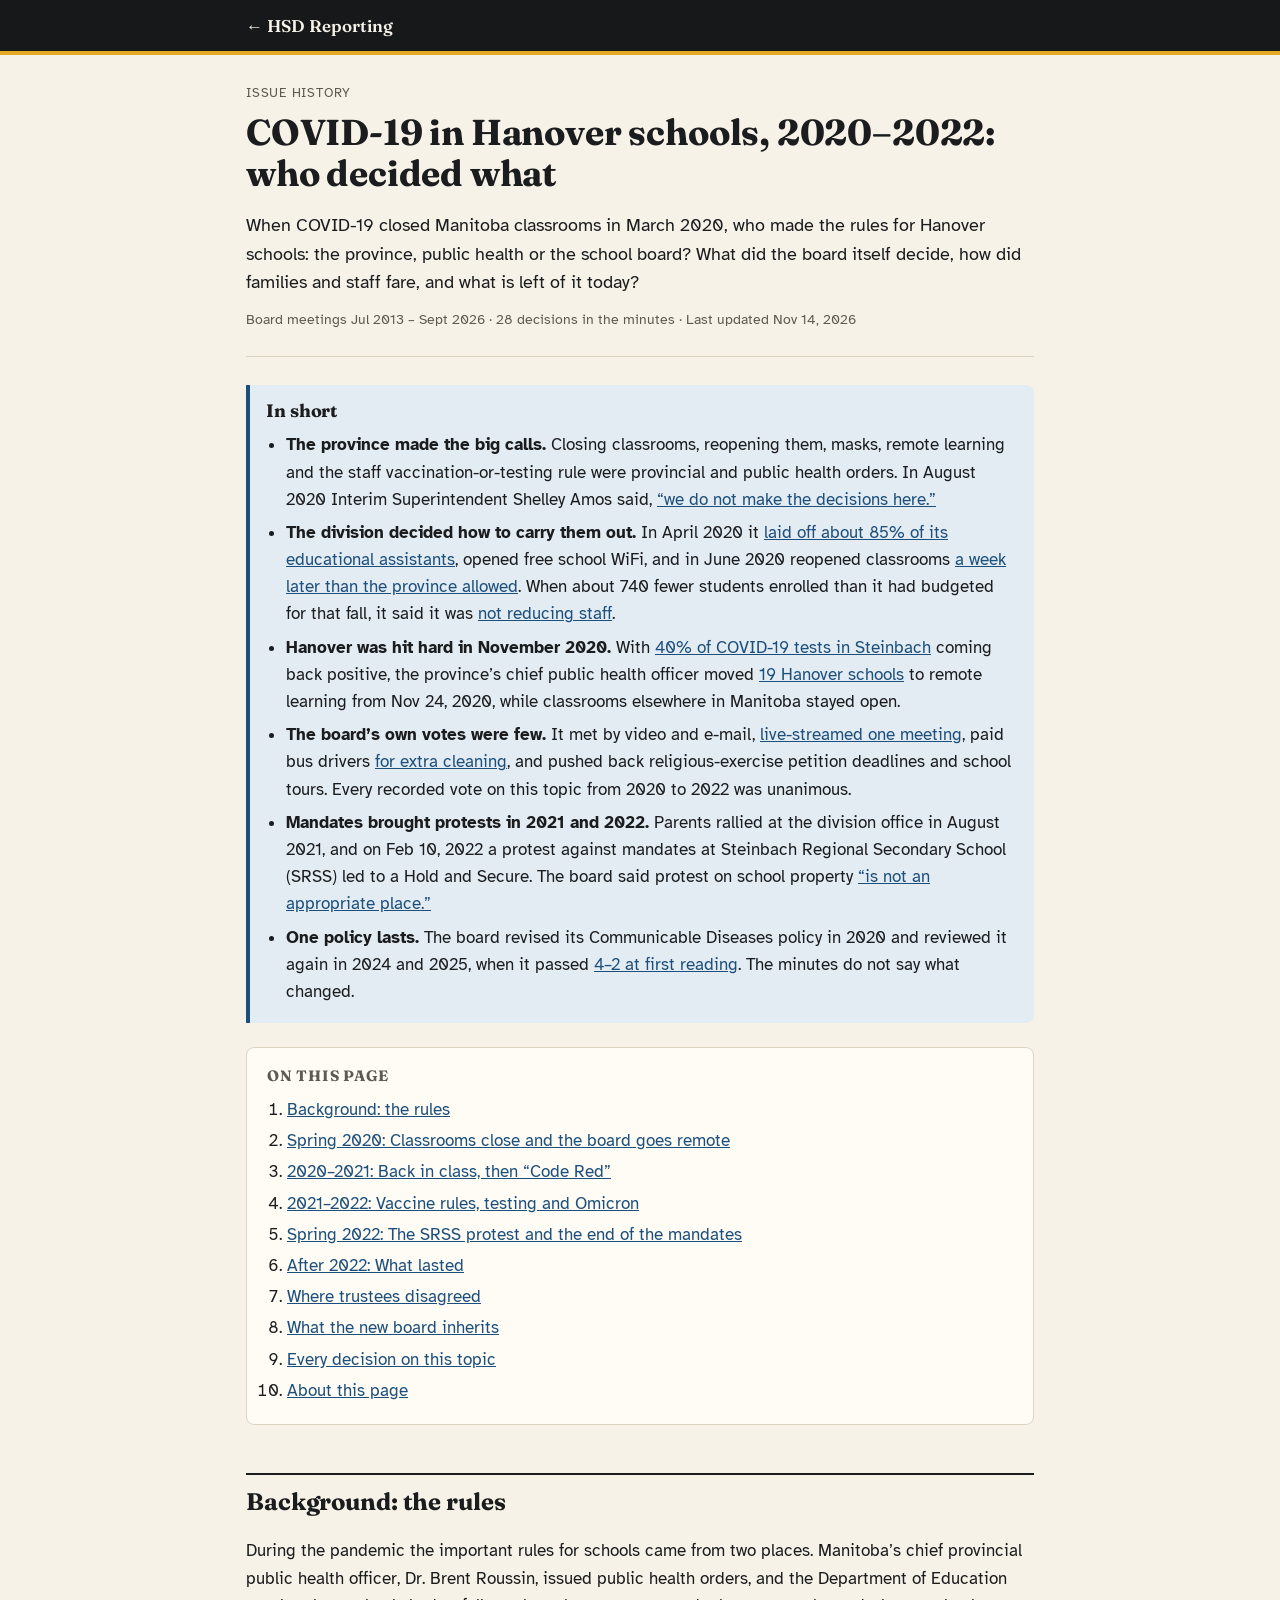
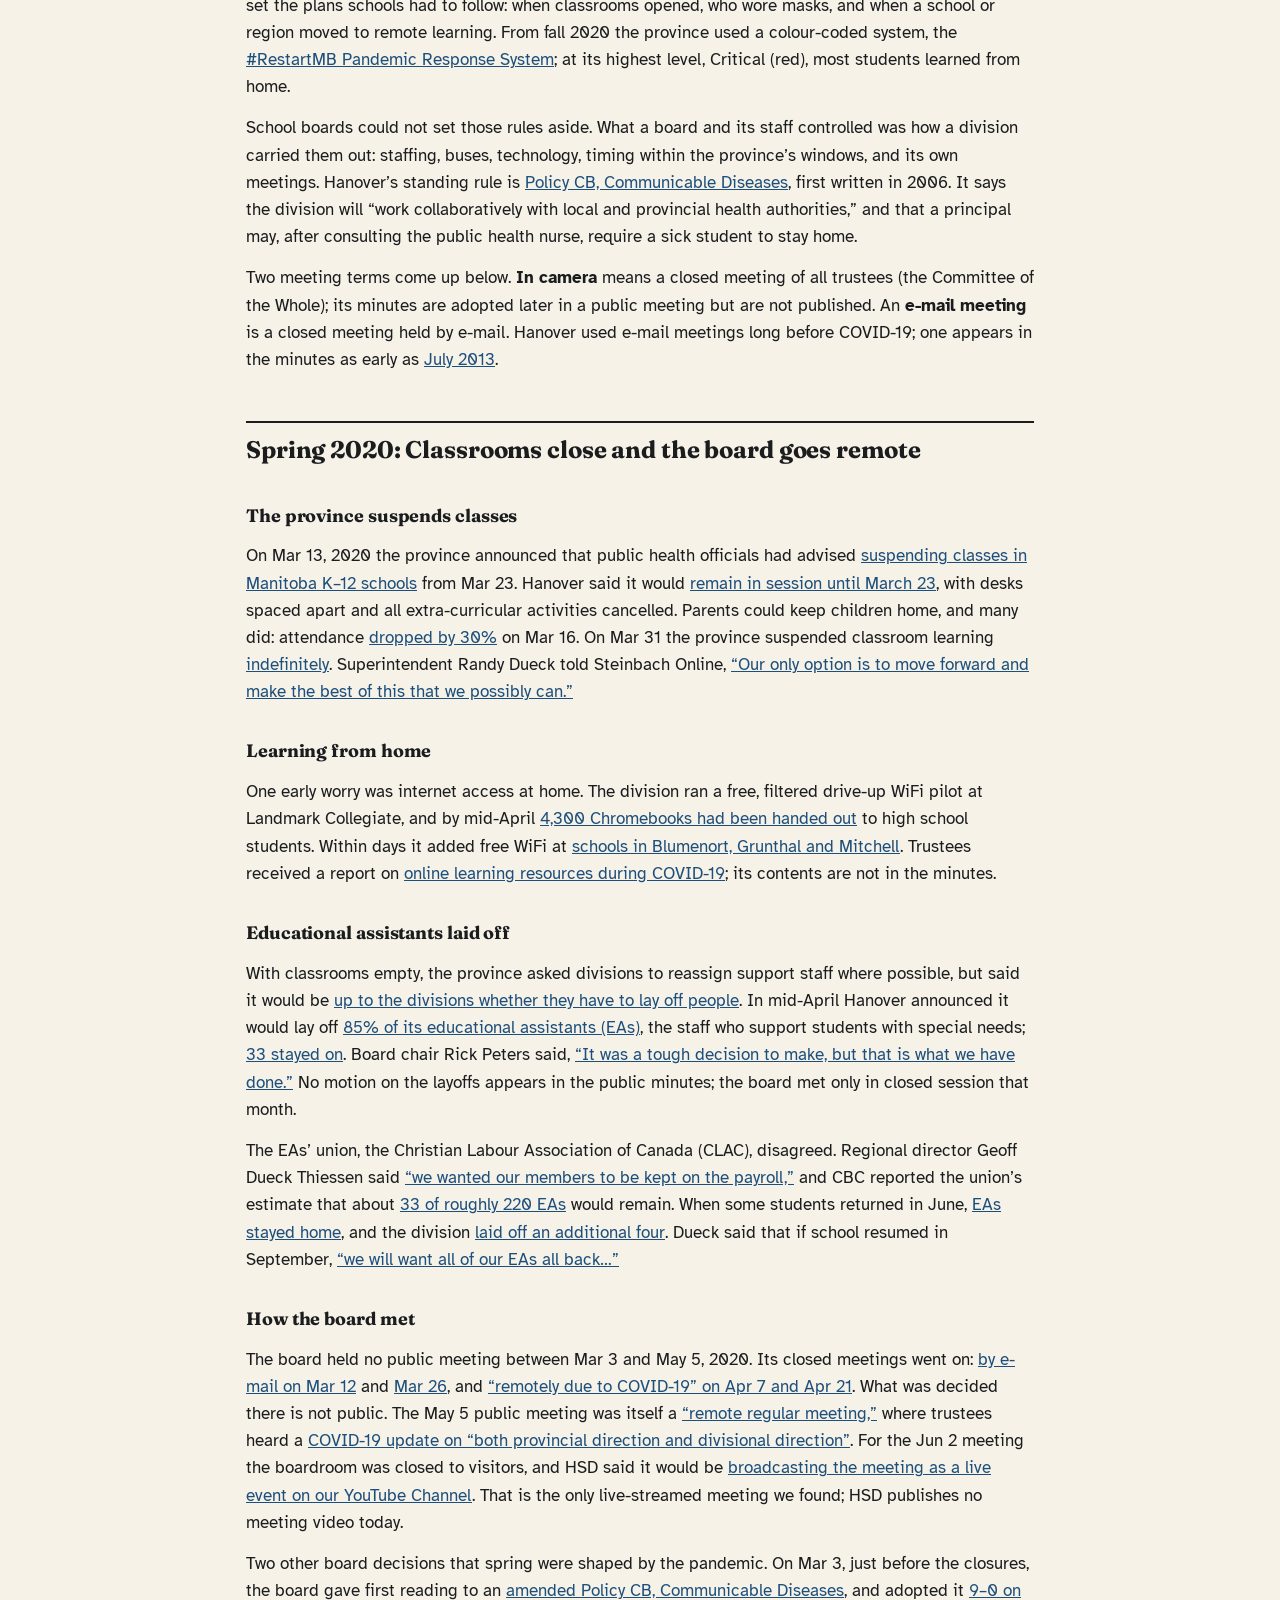
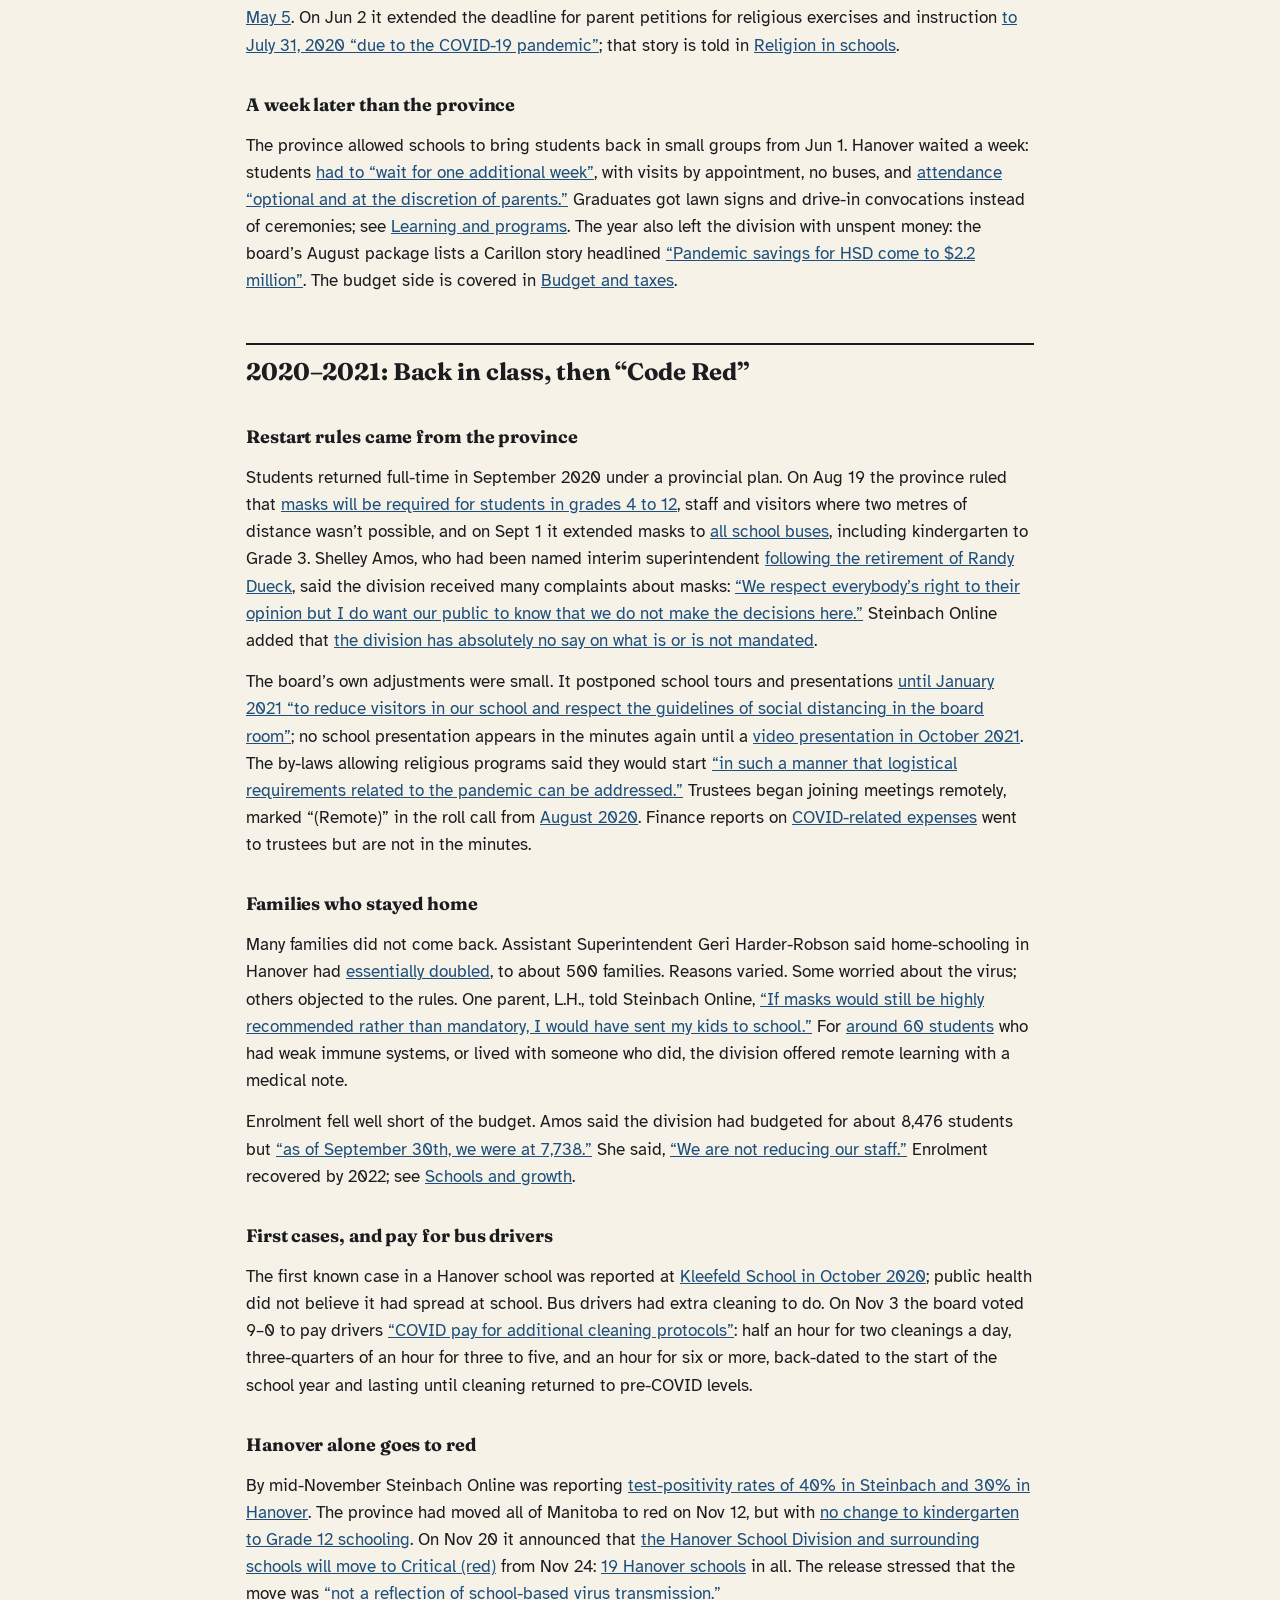
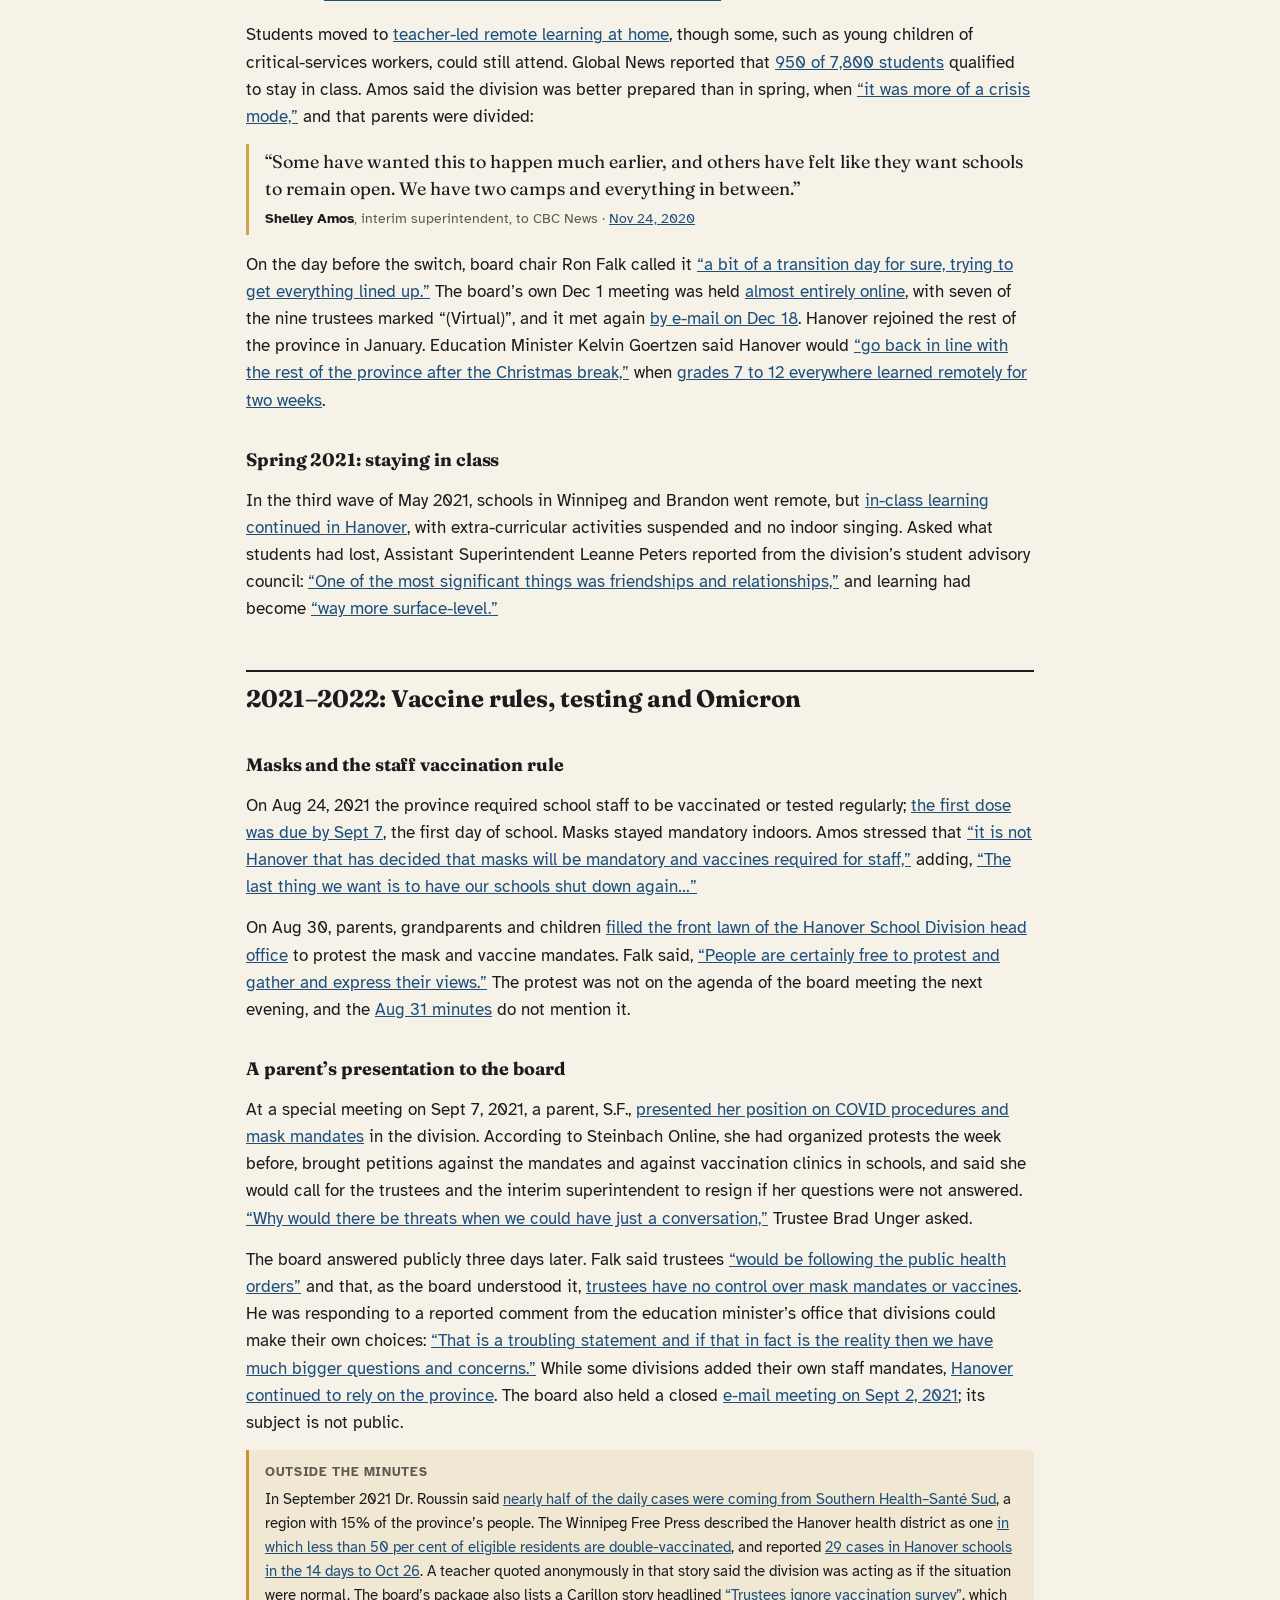
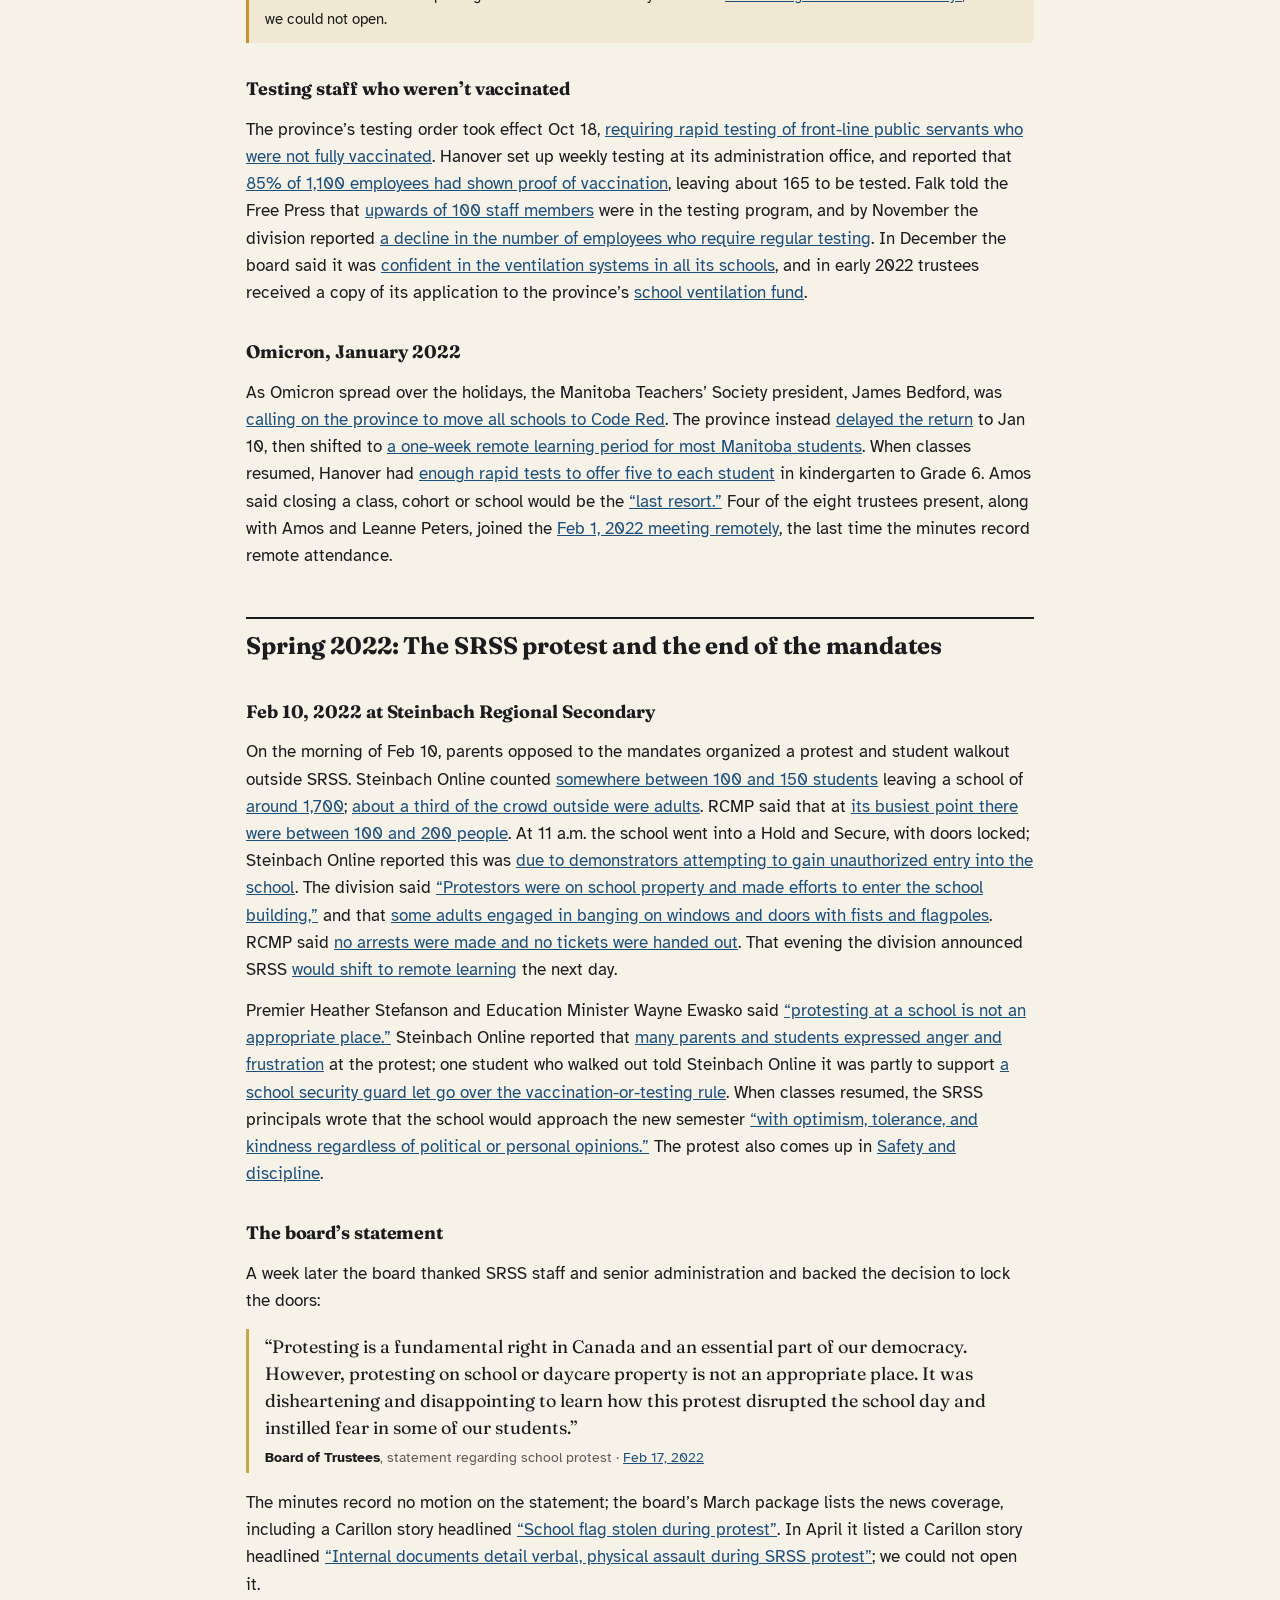
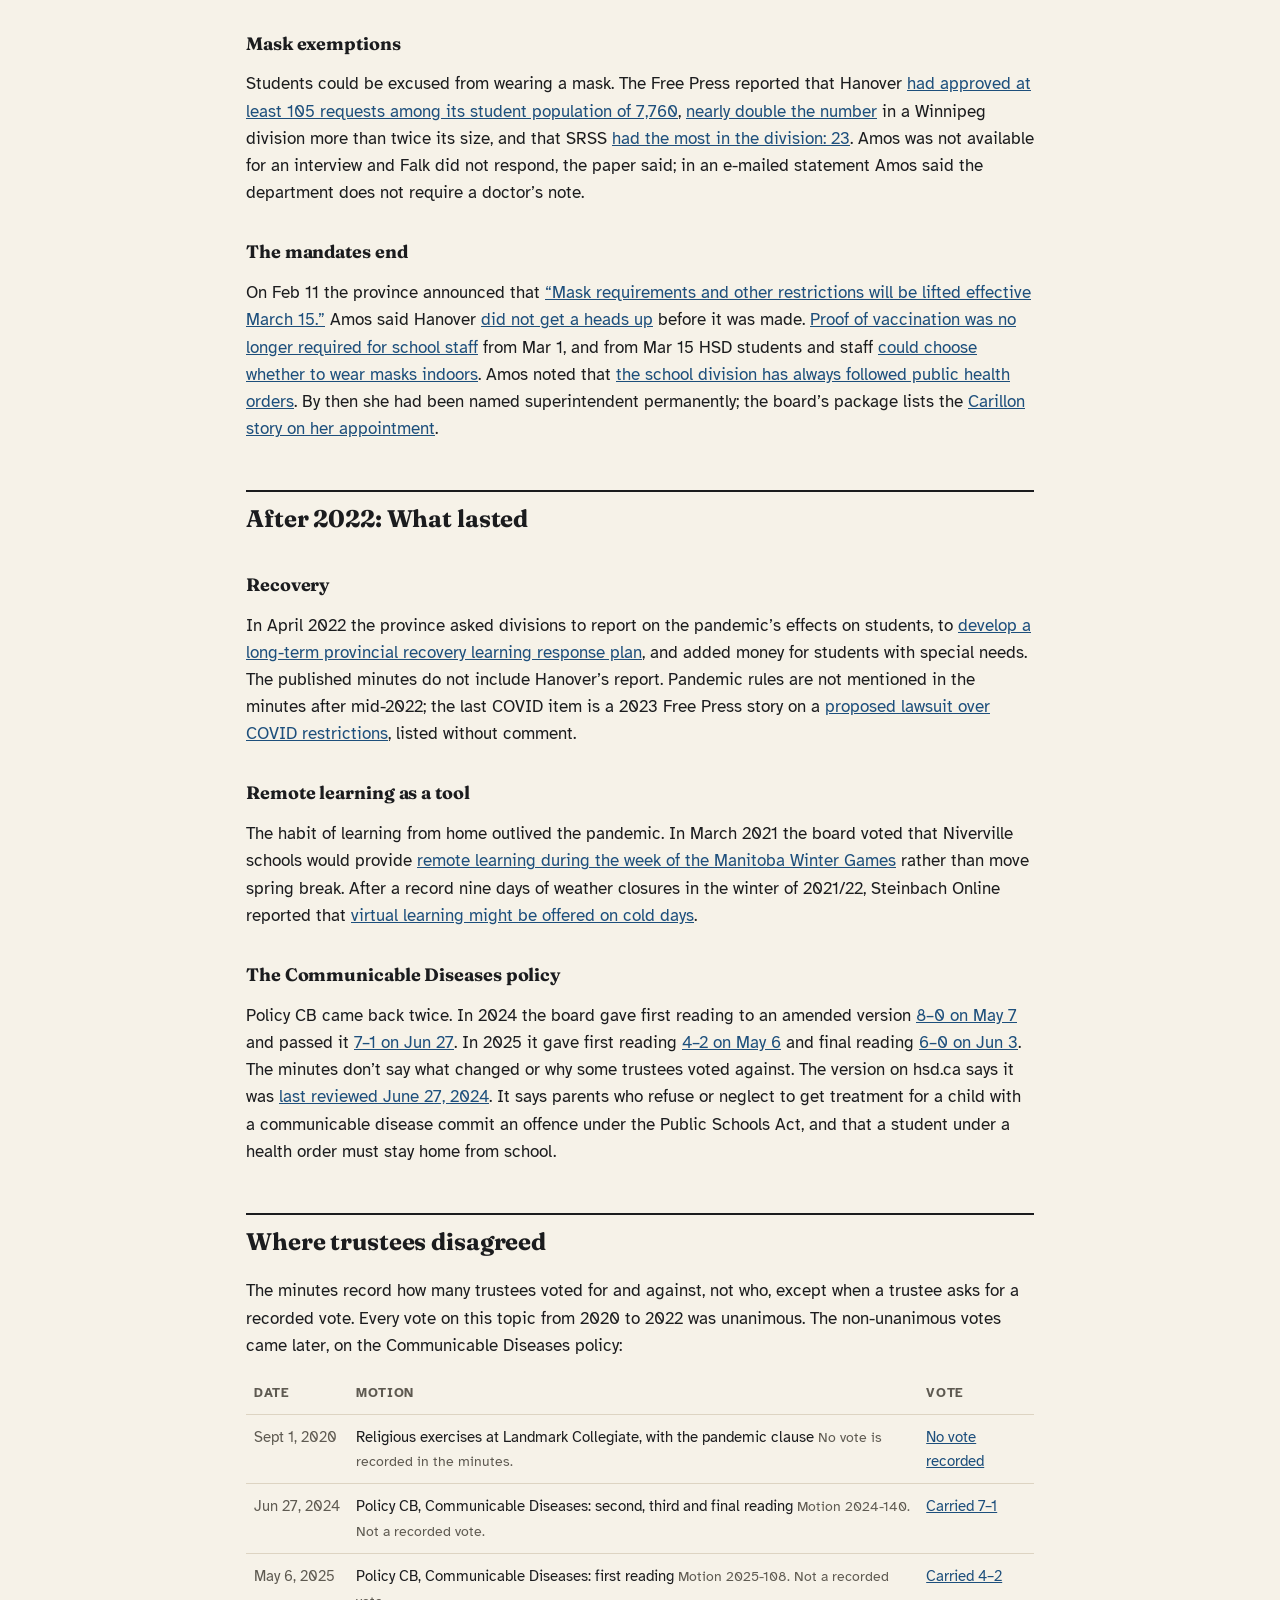
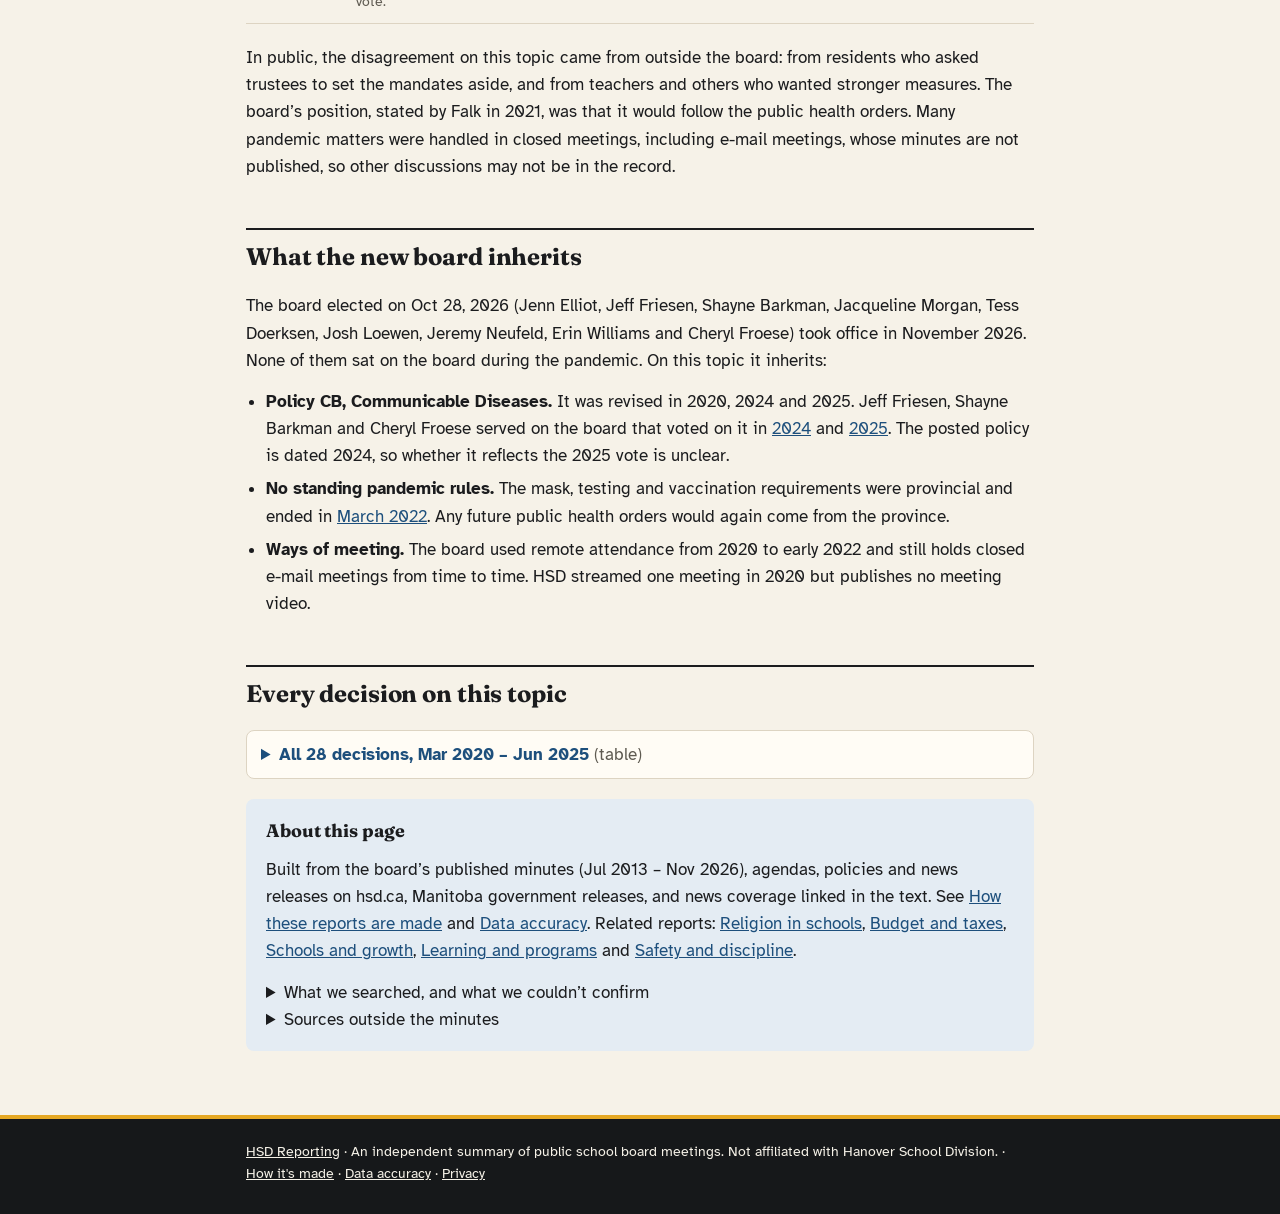
<file: covid-19/index.html>
<!doctype html>
<html lang="en">
<head>
<meta charset="utf-8">
<meta name="viewport" content="width=device-width, initial-scale=1">
<link rel="icon" href="data:image/svg+xml,%3Csvg xmlns='http://www.w3.org/2000/svg' viewBox='0 0 32 32'%3E%3Crect width='32' height='32' rx='6' fill='%231f5f8b'/%3E%3Ctext x='16' y='23' font-size='19' text-anchor='middle' fill='white' font-family='Arial' font-weight='700'%3EH%3C/text%3E%3C/svg%3E">
<title>COVID-19 in Hanover Schools | HSD Reporting</title>
<meta name="description" content="How the pandemic closed and reopened Hanover schools from 2020 to 2022, what the province and public health ordered, what the division and board decided, and the protests over masks and vaccine rules.">
<meta property="og:type" content="article">
<meta property="og:title" content="COVID-19 in Hanover schools, 2020&ndash;2022: who decided what">
<meta property="og:description" content="How the pandemic closed and reopened Hanover schools from 2020 to 2022, what the province and public health ordered, what the division and board decided, and the protests over masks and vaccine rules.">
<link rel="stylesheet" href="../assets/css/style.css">
<link rel="stylesheet" href="../assets/css/report.css">
</head>
<body>
<main>

<p class="sitebar"><a href="../">&larr; HSD Reporting</a></p>

<header class="page">
  <p class="eyebrow">Issue history</p>
  <h1>COVID-19 in Hanover schools, 2020&ndash;2022: who decided what</h1>
  <p class="lede">When COVID-19 closed Manitoba classrooms in March 2020, who made the rules for Hanover schools: the province, public health or the school board? What did the board itself decide, how did families and staff fare, and what is left of it today?</p>
  <p class="meta">Board meetings Jul 2013 &ndash; Sept 2026 &middot; 28 decisions in the minutes &middot; Last updated Nov 14, 2026</p>
</header>

<section class="inshort" aria-labelledby="inshort-h">
  <h2 id="inshort-h">In short</h2>
  <ul>
    <li><strong>The province made the big calls.</strong> Closing classrooms, reopening them, masks, remote learning and the staff vaccination-or-testing rule were provincial and public health orders. In August 2020 Interim Superintendent Shelley Amos said, <a href="https://steinbachonline.com/articles/mandatory-mask-wearing-out-of-hsd-s-control#:~:text=we%20do%20not%20make%20the%20decisions%20here">&ldquo;we do not make the decisions here.&rdquo;</a></li>
    <li><strong>The division decided how to carry them out.</strong> In April 2020 it <a href="https://steinbachonline.com/articles/hsd-lays-off-85-of-their-educational-assistants#:~:text=laying%20off%2085%25%20of%20their%20Educational%20Assistants">laid off about 85% of its educational assistants</a>, opened free school WiFi, and in June 2020 reopened classrooms <a href="https://steinbachonline.com/articles/school-reopening-deferred-by-one-week-in-hsd#:~:text=wait%20for%20one%20additional%20week">a week later than the province allowed</a>. When about 740 fewer students enrolled than it had budgeted for that fall, it said it was <a href="https://steinbachonline.com/articles/student-enrollment-numbers-plummeting-in-hsd#:~:text=We%20are%20not%20reducing%20our%20staff">not reducing staff</a>.</li>
    <li><strong>Hanover was hit hard in November 2020.</strong> With <a href="https://steinbachonline.com/articles/shelley-amos-gives-more-details-on-hsd-school-closure#:~:text=the%20test%2Dpositivity%20rates%20in%20Steinbach%20and%20Hanover%20were%2040%25%20and%2030%25%20respectively">40% of COVID-19 tests in Steinbach</a> coming back positive, the province&rsquo;s chief public health officer moved <a href="https://news.gov.mb.ca/news/index.html?item=49882#:~:text=A%20total%20of%2019%20schools%20from%20Hanover%20School%20Division%20are%20affected">19 Hanover schools</a> to remote learning from Nov 24, 2020, while classrooms elsewhere in Manitoba stayed open.</li>
    <li><strong>The board&rsquo;s own votes were few.</strong> It met by video and e-mail, <a href="https://hsd.ca/2020/05/29/hsd-board-meeting-live-stream/#:~:text=broadcasting%20the%20meeting%20as%20a%20live%20event%20on%20our%20YouTube%20Channel">live-streamed one meeting</a>, paid bus drivers <a href="https://hsd.ca/wp-content/uploads/2020/12/Board-Meeting-Minutes-November-3-2020.pdf#page=3">for extra cleaning</a>, and pushed back religious-exercise petition deadlines and school tours. Every recorded vote on this topic from 2020 to 2022 was unanimous.</li>
    <li><strong>Mandates brought protests in 2021 and 2022.</strong> Parents rallied at the division office in August 2021, and on Feb 10, 2022 a protest against mandates at Steinbach Regional Secondary School (SRSS) led to a Hold and Secure. The board said protest on school property <a href="https://hsd.ca/2022/02/17/board-of-trustees-issue-statement-regarding-protest/#:~:text=protesting%20on%20school%20or%20daycare%20property%20is%20not%20an%20appropriate%20place">&ldquo;is not an appropriate place.&rdquo;</a></li>
    <li><strong>One policy lasts.</strong> The board revised its Communicable Diseases policy in 2020 and reviewed it again in 2024 and 2025, when it passed <a href="https://hsd.ca/wp-content/uploads/2025/06/Board-Meeting-Minutes-May-6-2025.pdf#page=7">4&ndash;2 at first reading</a>. The minutes do not say what changed.</li>
  </ul>
</section>

<nav class="toc" aria-label="On this page">
  <h2>On this page</h2>
  <ol>
    <li><a href="#background">Background: the rules</a></li>
    <li><a href="#y2020">Spring 2020: Classrooms close and the board goes remote</a></li>
    <li><a href="#y2020b">2020&ndash;2021: Back in class, then &ldquo;Code Red&rdquo;</a></li>
    <li><a href="#y2021">2021&ndash;2022: Vaccine rules, testing and Omicron</a></li>
    <li><a href="#y2022">Spring 2022: The SRSS protest and the end of the mandates</a></li>
    <li><a href="#after">After 2022: What lasted</a></li>
    <li><a href="#split">Where trustees disagreed</a></li>
    <li><a href="#next">What the new board inherits</a></li>
    <li><a href="#all">Every decision on this topic</a></li>
    <li><a href="#about">About this page</a></li>
  </ol>
</nav>

<section id="background" aria-labelledby="background-h">
  <h2 id="background-h">Background: the rules</h2>
  <p>During the pandemic the important rules for schools came from two places. Manitoba&rsquo;s chief provincial public health officer, Dr. Brent Roussin, issued public health orders, and the Department of Education set the plans schools had to follow: when classrooms opened, who wore masks, and when a school or region moved to remote learning. From fall 2020 the province used a colour-coded system, the <a href="https://news.gov.mb.ca/news/index.html?item=49882#:~:text=Pandemic%20Response%20System">#RestartMB Pandemic Response System</a>; at its highest level, Critical (red), most students learned from home.</p>
  <p>School boards could not set those rules aside. What a board and its staff controlled was how a division carried them out: staffing, buses, technology, timing within the province&rsquo;s windows, and its own meetings. Hanover&rsquo;s standing rule is <a href="https://hsd.ca/wp-content/uploads/2024/07/CB-Communicable-Diseases.pdf#page=1">Policy CB, Communicable Diseases</a>, first written in 2006. It says the division will &ldquo;work collaboratively with local and provincial health authorities,&rdquo; and that a principal may, after consulting the public health nurse, require a sick student to stay home.</p>
  <p>Two meeting terms come up below. <strong>In camera</strong> means a closed meeting of all trustees (the Committee of the Whole); its minutes are adopted later in a public meeting but are not published. An <strong>e-mail meeting</strong> is a closed meeting held by e-mail. Hanover used e-mail meetings long before COVID-19; one appears in the minutes as early as <a href="https://hsd.ca/wp-content/uploads/2015/07/Board-Meeting-Minutes-August-20-2013.pdf#page=3">July 2013</a>.</p>
</section>

<section id="y2020" aria-labelledby="y2020-h">
  <h2 id="y2020-h">Spring 2020: Classrooms close and the board goes remote</h2>

  <h3>The province suspends classes</h3>
  <p>On Mar 13, 2020 the province announced that public health officials had advised <a href="https://news.gov.mb.ca/news/index.html?item=46934#:~:text=suspending%20classes%20in%20Manitoba%20K%2D12%20schools">suspending classes in Manitoba K&ndash;12 schools</a> from Mar 23. Hanover said it would <a href="https://steinbachonline.com/articles/hsd-to-remain-in-session-next-week#:~:text=will%20remain%20in%20session%20until%20March%2023">remain in session until March 23</a>, with desks spaced apart and all extra-curricular activities cancelled. Parents could keep children home, and many did: attendance <a href="https://steinbachonline.com/articles/hanover-school-division-student-population-at-70#:~:text=student%20population%20dropped%20by%2030%25%20on%20Monday">dropped by 30%</a> on Mar 16. On Mar 31 the province suspended classroom learning <a href="https://news.gov.mb.ca/news/index.html?item=47341#:~:text=suspending%20classroom%20learning%20for%20kindergarten%20to%20Grade%2012%20students%20indefinitely">indefinitely</a>. Superintendent Randy Dueck told Steinbach Online, <a href="https://steinbachonline.com/articles/unprecedented-challenges-ahead-for-hsd#:~:text=Our%20only%20option%20is%20to%20move%20forward">&ldquo;Our only option is to move forward and make the best of this that we possibly can.&rdquo;</a></p>

  <h3>Learning from home</h3>
  <p>One early worry was internet access at home. The division ran a free, filtered drive-up WiFi pilot at Landmark Collegiate, and by mid-April <a href="https://steinbachonline.com/articles/hsd-offers-free-internet-to-all-landmark-students#:~:text=a%20total%20of%204%2C300%20Chromebooks%20have%20now%20been%20dispersed">4,300 Chromebooks had been handed out</a> to high school students. Within days it added free WiFi at <a href="https://steinbachonline.com/articles/free-wifi-available-at-schools-in-blumenort-grunthal-and-mitchell#:~:text=free%20high%2Dspeed%20internet%20service%20in%20three%20more%20local%20communities">schools in Blumenort, Grunthal and Mitchell</a>. Trustees received a report on <a href="https://hsd.ca/wp-content/uploads/2020/06/Board-Meeting-Minutes-May-5-2020.pdf#page=3">online learning resources during COVID-19</a>; its contents are not in the minutes.</p>

  <h3>Educational assistants laid off</h3>
  <p>With classrooms empty, the province asked divisions to reassign support staff where possible, but said it would be <a href="https://www.cbc.ca/news/canada/manitoba/pallister-education-minister-covid-19-measures-1.5516053#:~:text=up%20to%20the%20divisions%20whether%20they%20have%20to%20lay%20off%20people">up to the divisions whether they have to lay off people</a>. In mid-April Hanover announced it would lay off <a href="https://steinbachonline.com/articles/hsd-lays-off-85-of-their-educational-assistants#:~:text=laying%20off%2085%25%20of%20their%20Educational%20Assistants">85% of its educational assistants (EAs)</a>, the staff who support students with special needs; <a href="https://steinbachonline.com/articles/hsd-lays-off-85-of-their-educational-assistants#:~:text=a%20total%20of%2033%20individuals">33 stayed on</a>. Board chair Rick Peters said, <a href="https://steinbachonline.com/articles/hsd-lays-off-85-of-their-educational-assistants#:~:text=It%20was%20a%20tough%20decision%20to%20make">&ldquo;It was a tough decision to make, but that is what we have done.&rdquo;</a> No motion on the layoffs appears in the public minutes; the board met only in closed session that month.</p>
  <p>The EAs&rsquo; union, the Christian Labour Association of Canada (CLAC), disagreed. Regional director Geoff Dueck Thiessen said <a href="https://steinbachonline.com/articles/a-mixed-response-to-hsd-layoffs#:~:text=we%20wanted%20our%20members%20to%20be%20kept%20on%20the%20payroll">&ldquo;we wanted our members to be kept on the payroll,&rdquo;</a> and CBC reported the union&rsquo;s estimate that about <a href="https://www.cbc.ca/news/canada/manitoba/school-division-layoffs-critical-services-1.5536960#:~:text=around%2033%20of%20the%20roughly%20220%20permanent%20and%20term%20EAs">33 of roughly 220 EAs</a> would remain. When some students returned in June, <a href="https://steinbachonline.com/articles/teachers-and-students-return-to-school-while-eas-stay-home#:~:text=the%20slow%20return%20to%20normal%20is%20bittersweet">EAs stayed home</a>, and the division <a href="https://steinbachonline.com/articles/more-hanover-school-division-eas-laid-off#:~:text=laid%20off%20an%20additional%20four">laid off an additional four</a>. Dueck said that if school resumed in September, <a href="https://steinbachonline.com/articles/more-hanover-school-division-eas-laid-off#:~:text=we%20will%20want%20all%20of%20our%20EAs%20all%20back">&ldquo;we will want all of our EAs all back&hellip;&rdquo;</a></p>

  <h3>How the board met</h3>
  <p>The board held no public meeting between Mar 3 and May 5, 2020. Its closed meetings went on: <a href="https://hsd.ca/wp-content/uploads/2020/06/Board-Meeting-Minutes-May-5-2020.pdf#page=2">by e-mail on Mar 12</a> and <a href="https://hsd.ca/wp-content/uploads/2020/06/Board-Meeting-Minutes-May-5-2020.pdf#page=3">Mar 26</a>, and <a href="https://hsd.ca/wp-content/uploads/2020/06/Board-Meeting-Minutes-May-5-2020.pdf#page=3">&ldquo;remotely due to COVID-19&rdquo; on Apr 7 and Apr 21</a>. What was decided there is not public. The May 5 public meeting was itself a <a href="https://hsd.ca/wp-content/uploads/2020/06/Board-Meeting-Minutes-May-5-2020.pdf#page=1">&ldquo;remote regular meeting,&rdquo;</a> where trustees heard a <a href="https://hsd.ca/wp-content/uploads/2020/06/Board-Meeting-Minutes-May-5-2020.pdf#page=2">COVID-19 update on &ldquo;both provincial direction and divisional direction&rdquo;</a>. For the Jun 2 meeting the boardroom was closed to visitors, and HSD said it would be <a href="https://hsd.ca/2020/05/29/hsd-board-meeting-live-stream/#:~:text=broadcasting%20the%20meeting%20as%20a%20live%20event%20on%20our%20YouTube%20Channel">broadcasting the meeting as a live event on our YouTube Channel</a>. That is the only live-streamed meeting we found; HSD publishes no meeting video today.</p>
  <p>Two other board decisions that spring were shaped by the pandemic. On Mar 3, just before the closures, the board gave first reading to an <a href="https://hsd.ca/wp-content/uploads/2020/05/Board-Meeting-Minutes-Mar-3-2020.pdf#page=5">amended Policy CB, Communicable Diseases</a>, and adopted it <a href="https://hsd.ca/wp-content/uploads/2020/06/Board-Meeting-Minutes-May-5-2020.pdf#page=5">9&ndash;0 on May 5</a>. On Jun 2 it extended the deadline for parent petitions for religious exercises and instruction <a href="https://hsd.ca/wp-content/uploads/2020/07/Board-Meeting-Minutes-June-2-2020.pdf#page=6">to July 31, 2020 &ldquo;due to the COVID-19 pandemic&rdquo;</a>; that story is told in <a href="../religion-in-schools/">Religion in schools</a>.</p>

  <h3>A week later than the province</h3>
  <p>The province allowed schools to bring students back in small groups from Jun 1. Hanover waited a week: students <a href="https://steinbachonline.com/articles/school-reopening-deferred-by-one-week-in-hsd#:~:text=will%20have%20to%20wait%20for%20one%20additional%20week%20before%20returning%20to%20their%20classrooms">had to &ldquo;wait for one additional week&rdquo;</a>, with visits by appointment, no buses, and <a href="https://steinbachonline.com/articles/school-reopening-deferred-by-one-week-in-hsd#:~:text=student%20attendance%20is%20optional%20and%20at%20the%20discretion%20of%20parents">attendance &ldquo;optional and at the discretion of parents.&rdquo;</a> Graduates got lawn signs and drive-in convocations instead of ceremonies; see <a href="../learning-programs/">Learning and programs</a>. The year also left the division with unspent money: the board&rsquo;s August package lists a Carillon story headlined <a href="https://hsd.ca/wp-content/uploads/2020/10/Board-Meeting-Minutes-August-25-2020.pdf#page=5">&ldquo;Pandemic savings for HSD come to $2.2 million&rdquo;</a>. The budget side is covered in <a href="../budget-taxes/">Budget and taxes</a>.</p>
</section>

<section id="y2020b" aria-labelledby="y2020b-h">
  <h2 id="y2020b-h">2020&ndash;2021: Back in class, then &ldquo;Code Red&rdquo;</h2>

  <h3>Restart rules came from the province</h3>
  <p>Students returned full-time in September 2020 under a provincial plan. On Aug 19 the province ruled that <a href="https://news.gov.mb.ca/news/index.html?item=49090#:~:text=masks%20will%20be%20required%20for%20students%20in%20grades%204%20to%2012">masks will be required for students in grades 4 to 12</a>, staff and visitors where two metres of distance wasn&rsquo;t possible, and on Sept 1 it extended masks to <a href="https://news.gov.mb.ca/news/index.html?item=49161#:~:text=masks%20will%20be%20required%20on%20all%20school%20buses">all school buses</a>, including kindergarten to Grade 3. Shelley Amos, who had been named interim superintendent <a href="https://hsd.ca/2020/05/01/hsd-appoints-interim-superintendent-ceo/#:~:text=following%20the%20retirement%20of%20Randy%20Dueck">following the retirement of Randy Dueck</a>, said the division received many complaints about masks: <a href="https://steinbachonline.com/articles/mandatory-mask-wearing-out-of-hsd-s-control#:~:text=we%20do%20not%20make%20the%20decisions%20here">&ldquo;We respect everybody&rsquo;s right to their opinion but I do want our public to know that we do not make the decisions here.&rdquo;</a> Steinbach Online added that <a href="https://steinbachonline.com/articles/hsd-reacts-to-new-mask-rule-for-k-3-students#:~:text=the%20division%20has%20absolutely%20no%20say%20on%20what%20is%20or%20is%20not%20mandated">the division has absolutely no say on what is or is not mandated</a>.</p>
  <p>The board&rsquo;s own adjustments were small. It postponed school tours and presentations <a href="https://hsd.ca/wp-content/uploads/2020/11/Board-Meeting-Minutes-October-6-2020.pdf#page=3">until January 2021 &ldquo;to reduce visitors in our school and respect the guidelines of social distancing in the board room&rdquo;</a>; no school presentation appears in the minutes again until a <a href="https://hsd.ca/wp-content/uploads/2021/11/Board-Meeting-Minutes-Oct-5-2021.pdf#page=1">video presentation in October 2021</a>. The by-laws allowing religious programs said they would start <a href="https://hsd.ca/wp-content/uploads/2020/10/Board-Meeting-Minutes-August-25-2020.pdf#page=2">&ldquo;in such a manner that logistical requirements related to the pandemic can be addressed.&rdquo;</a> Trustees began joining meetings remotely, marked &ldquo;(Remote)&rdquo; in the roll call from <a href="https://hsd.ca/wp-content/uploads/2020/10/Board-Meeting-Minutes-August-25-2020.pdf#page=1">August 2020</a>. Finance reports on <a href="https://hsd.ca/wp-content/uploads/2020/11/Board-Meeting-Minutes-October-6-2020.pdf#page=4">COVID-related expenses</a> went to trustees but are not in the minutes.</p>

  <h3>Families who stayed home</h3>
  <p>Many families did not come back. Assistant Superintendent Geri Harder-Robson said home-schooling in Hanover had <a href="https://steinbachonline.com/articles/hanover-homeschool-numbers-spiking-amid-covid-19-concerns#:~:text=has%20essentially%20doubled">essentially doubled</a>, to about 500 families. Reasons varied. Some worried about the virus; others objected to the rules. One parent, L.H., told Steinbach Online, <a href="https://steinbachonline.com/articles/parents-choose-homeschooling-to-protect-kids-from-excessive-health-measures#:~:text=If%20masks%20would%20still%20be%20highly%20recommended%20rather%20than%20mandatory">&ldquo;If masks would still be highly recommended rather than mandatory, I would have sent my kids to school.&rdquo;</a> For <a href="https://steinbachonline.com/articles/hsd-accommodating-roughly-60-immune-compromised-students#:~:text=around%2060%20students%20enrolled%20in%20the%20division">around 60 students</a> who had weak immune systems, or lived with someone who did, the division offered remote learning with a medical note.</p>
  <p>Enrolment fell well short of the budget. Amos said the division had budgeted for about 8,476 students but <a href="https://steinbachonline.com/articles/student-enrollment-numbers-plummeting-in-hsd#:~:text=as%20of%20September%2030th%2C%20we%20were%20at%207%2C738">&ldquo;as of September 30th, we were at 7,738.&rdquo;</a> She said, <a href="https://steinbachonline.com/articles/student-enrollment-numbers-plummeting-in-hsd#:~:text=We%20are%20not%20reducing%20our%20staff">&ldquo;We are not reducing our staff.&rdquo;</a> Enrolment recovered by 2022; see <a href="../schools-growth/">Schools and growth</a>.</p>

  <h3>First cases, and pay for bus drivers</h3>
  <p>The first known case in a Hanover school was reported at <a href="https://steinbachonline.com/articles/positive-covid-19-case-identified-in-kleefeld-school#:~:text=Public%20Health%20officials%20do%20not%20believe%20the%20virus%20was%20transmitted%20at%20school">Kleefeld School in October 2020</a>; public health did not believe it had spread at school. Bus drivers had extra cleaning to do. On Nov 3 the board voted 9&ndash;0 to pay drivers <a href="https://hsd.ca/wp-content/uploads/2020/12/Board-Meeting-Minutes-November-3-2020.pdf#page=3">&ldquo;COVID pay for additional cleaning protocols&rdquo;</a>: half an hour for two cleanings a day, three-quarters of an hour for three to five, and an hour for six or more, back-dated to the start of the school year and lasting until cleaning returned to pre-COVID levels.</p>

  <h3>Hanover alone goes to red</h3>
  <p>By mid-November Steinbach Online was reporting <a href="https://steinbachonline.com/articles/shelley-amos-gives-more-details-on-hsd-school-closure#:~:text=the%20test%2Dpositivity%20rates%20in%20Steinbach%20and%20Hanover%20were%2040%25%20and%2030%25%20respectively">test-positivity rates of 40% in Steinbach and 30% in Hanover</a>. The province had moved all of Manitoba to red on Nov 12, but with <a href="https://news.gov.mb.ca/news/index.html?item=49737#:~:text=no%20changes%20will%20be%20made%20to%20child%2Dcare%20services%20or%20to%20kindergarten%20to%20Grade%2012%20education%20delivery%20at%20this%20time">no change to kindergarten to Grade 12 schooling</a>. On Nov 20 it announced that <a href="https://news.gov.mb.ca/news/index.html?item=49882#:~:text=the%20Hanover%20School%20Division%20and%20surrounding%20schools%20will%20move%20to%20Critical%20%28red%29">the Hanover School Division and surrounding schools will move to Critical (red)</a> from Nov 24: <a href="https://news.gov.mb.ca/news/index.html?item=49882#:~:text=A%20total%20of%2019%20schools%20from%20Hanover%20School%20Division%20are%20affected">19 Hanover schools</a> in all. The release stressed that the move was <a href="https://news.gov.mb.ca/news/index.html?item=49882#:~:text=not%20a%20reflection%20of%20school%2Dbased%20virus%20transmission">&ldquo;not a reflection of school-based virus transmission.&rdquo;</a></p>
  <p>Students moved to <a href="https://steinbachonline.com/articles/hanover-schools-to-close-on-tuesday#:~:text=All%20students%20move%20to%20teacher%2Dled%20remote%20learning%20at%20home">teacher-led remote learning at home</a>, though some, such as young children of critical-services workers, could still attend. Global News reported that <a href="https://globalnews.ca/news/7476029/covid-19-hanover-students-move-to-remote-learning/#:~:text=950%20out%20of%207800%20students%20in%20the%20division%20meet%20this%20criteria">950 of 7,800 students</a> qualified to stay in class. Amos said the division was better prepared than in spring, when <a href="https://globalnews.ca/news/7476029/covid-19-hanover-students-move-to-remote-learning/#:~:text=in%20the%20spring%20it%20was%20more%20of%20a%20crisis%20mode">&ldquo;it was more of a crisis mode,&rdquo;</a> and that parents were divided:</p>
  <blockquote>
    <p>&ldquo;Some have wanted this to happen much earlier, and others have felt like they want schools to remain open. We have two camps and everything in between.&rdquo;</p>
    <div class="cite"><strong>Shelley Amos</strong>, interim superintendent, to CBC News &middot; <a href="https://www.cbc.ca/news/canada/manitoba/hanover-school-division-remote-learning-covid-19-1.5814259#:~:text=We%20have%20two%20camps%20and%20everything%20in%20between">Nov 24, 2020</a></div>
  </blockquote>
  <p>On the day before the switch, board chair Ron Falk called it <a href="https://globalnews.ca/news/7479734/coronavirus-hanover-school-division-remote-learning/#:~:text=trying%20to%20get%20everything%20lined%20up">&ldquo;a bit of a transition day for sure, trying to get everything lined up.&rdquo;</a> The board&rsquo;s own Dec 1 meeting was held <a href="https://hsd.ca/wp-content/uploads/2021/01/Board-Meeting-Minutes-December-1-2020.pdf#page=1">almost entirely online</a>, with seven of the nine trustees marked &ldquo;(Virtual)&rdquo;, and it met again <a href="https://hsd.ca/wp-content/uploads/2021/03/Board-Meeting-Minutes-February-2-2021.pdf#page=2">by e-mail on Dec 18</a>. Hanover rejoined the rest of the province in January. Education Minister Kelvin Goertzen said Hanover would <a href="https://steinbachonline.com/articles/all-hsd-students-to-return-to-school-by-mid-january#:~:text=go%20back%20in%20line%20with%20the%20rest%20of%20the%20province%20after%20the%20Christmas%20break">&ldquo;go back in line with the rest of the province after the Christmas break,&rdquo;</a> when <a href="https://news.gov.mb.ca/news/index.html?item=49924#:~:text=Students%20in%20grades%207%20to%2012%20will%20move%20to%20remote%20learning%20for%20a%20two%2Dweek%20period">grades 7 to 12 everywhere learned remotely for two weeks</a>.</p>

  <h3>Spring 2021: staying in class</h3>
  <p>In the third wave of May 2021, schools in Winnipeg and Brandon went remote, but <a href="https://steinbachonline.com/articles/hsd-in-class-learning-to-continue-extra-measures-for-covid-s-third-wave#:~:text=In%2Dclass%20learning%20will%20continue%20in%20the%20Hanover%20School%20Division">in-class learning continued in Hanover</a>, with extra-curricular activities suspended and no indoor singing. Asked what students had lost, Assistant Superintendent Leanne Peters reported from the division&rsquo;s student advisory council: <a href="https://steinbachonline.com/articles/students-leaders-reflect-on-what-they-have-lost-during-the-pandemic#:~:text=One%20of%20the%20most%20significant%20things%20was%20friendships%20and%20relationships">&ldquo;One of the most significant things was friendships and relationships,&rdquo;</a> and learning had become <a href="https://steinbachonline.com/articles/students-leaders-reflect-on-what-they-have-lost-during-the-pandemic#:~:text=everything%20is%20way%20more%20surface%2Dlevel">&ldquo;way more surface-level.&rdquo;</a></p>
</section>

<section id="y2021" aria-labelledby="y2021-h">
  <h2 id="y2021-h">2021&ndash;2022: Vaccine rules, testing and Omicron</h2>

  <h3>Masks and the staff vaccination rule</h3>
  <p>On Aug 24, 2021 the province required school staff to be vaccinated or tested regularly; <a href="https://news.gov.mb.ca/news/index.html?item=52163&amp;posted=2021-08-24#:~:text=The%20first%20dose%20needs%20to%20be%20completed%20by%20Sept.%207">the first dose was due by Sept 7</a>, the first day of school. Masks stayed mandatory indoors. Amos stressed that <a href="https://steinbachonline.com/articles/hanover-superintendent-reacts-to-vaccine-and-mask-announcement#:~:text=it%20is%20not%20Hanover%20that%20has%20decided%20that%20masks%20will%20be%20mandatory%20and%20vaccines%20required%20for%20staff">&ldquo;it is not Hanover that has decided that masks will be mandatory and vaccines required for staff,&rdquo;</a> adding, <a href="https://steinbachonline.com/articles/hanover-superintendent-reacts-to-vaccine-and-mask-announcement#:~:text=The%20last%20thing%20we%20want%20is%20to%20have%20our%20schools%20shut%20down%20again">&ldquo;The last thing we want is to have our schools shut down again&hellip;&rdquo;</a></p>
  <p>On Aug 30, parents, grandparents and children <a href="https://steinbachonline.com/articles/rally-against-mask-and-vaccine-mandates-draws-a-crowd#:~:text=filled%20the%20front%20lawn%20of%20the%20Hanover%20School%20Division%20head%20office">filled the front lawn of the Hanover School Division head office</a> to protest the mask and vaccine mandates. Falk said, <a href="https://steinbachonline.com/articles/board-chair-ron-falk-addresses-rally-at-hsd-head-office#:~:text=People%20are%20certainly%20free%20to%20protest%20and%20gather%20and%20express%20their%20views">&ldquo;People are certainly free to protest and gather and express their views.&rdquo;</a> The protest was not on the agenda of the board meeting the next evening, and the <a href="https://hsd.ca/wp-content/uploads/2021/10/Board-Meeting-Minutes-Aug-31-2021.pdf#page=1">Aug 31 minutes</a> do not mention it.</p>

  <h3>A parent&rsquo;s presentation to the board</h3>
  <p>At a special meeting on Sept 7, 2021, a parent, S.F., <a href="https://hsd.ca/wp-content/uploads/2021/10/Special-Board-Meeting-Minutes-September-7-2021.pdf#page=1">presented her position on COVID procedures and mask mandates</a> in the division. According to Steinbach Online, she had organized protests the week before, brought petitions against the mandates and against vaccination clinics in schools, and said she would call for the trustees and the interim superintendent to resign if her questions were not answered. <a href="https://steinbachonline.com/articles/hanover-mother-demands-answers-or-will-call-for-resignation-of-school-officials#:~:text=Why%20would%20there%20be%20threats%20when%20we%20could%20have%20just%20a%20conversation">&ldquo;Why would there be threats when we could have just a conversation,&rdquo;</a> Trustee Brad Unger asked.</p>
  <p>The board answered publicly three days later. Falk said trustees <a href="https://steinbachonline.com/articles/hanover-school-board-makes-statement-following-demands-by-mother#:~:text=would%20be%20following%20the%20public%20health%20orders">&ldquo;would be following the public health orders&rdquo;</a> and that, as the board understood it, <a href="https://steinbachonline.com/articles/hanover-school-board-makes-statement-following-demands-by-mother#:~:text=trustees%20have%20no%20control%20over%20mask%20mandates%20or%20vaccines">trustees have no control over mask mandates or vaccines</a>. He was responding to a reported comment from the education minister&rsquo;s office that divisions could make their own choices: <a href="https://steinbachonline.com/articles/hanover-school-board-makes-statement-following-demands-by-mother#:~:text=That%20is%20a%20troubling%20statement">&ldquo;That is a troubling statement and if that in fact is the reality then we have much bigger questions and concerns.&rdquo;</a> While some divisions added their own staff mandates, <a href="https://steinbachonline.com/articles/school-staff-vaccination-and-testing-requirements-still-unclear#:~:text=Hanover%20is%20continuing%20to%20rely%20on%20the%20provincial%20government%20to%20set%20the%20path%20forward">Hanover continued to rely on the province</a>. The board also held a closed <a href="https://hsd.ca/wp-content/uploads/2021/11/Board-Meeting-Minutes-Oct-5-2021.pdf#page=3">e-mail meeting on Sept 2, 2021</a>; its subject is not public.</p>

  <div class="context">
    <span class="label">Outside the minutes</span>
    <p>In September 2021 Dr. Roussin said <a href="https://steinbachonline.com/articles/as-4th-wave-enters-manitoba-top-doctor-concerned-for-southern-health#:~:text=nearly%20half%20of%20the%20daily%20cases%20are%20coming%20from%20the%20Southern%20Health%2DSant%C3%A9%20Sud%20health%20region">nearly half of the daily cases were coming from Southern Health&ndash;Sant&eacute; Sud</a>, a region with 15% of the province&rsquo;s people. The Winnipeg Free Press described the Hanover health district as one <a href="https://www.winnipegfreepress.com/local/2021/10/28/this-is-insanity-teacher-calls-for-crackdown-after-colleague-gets-covid-19#:~:text=less%20than%2050%20per%20cent%20of%20eligible%20residents%20are%20double%2Dvaccinated">in which less than 50 per cent of eligible residents are double-vaccinated</a>, and reported <a href="https://www.winnipegfreepress.com/local/2021/10/28/this-is-insanity-teacher-calls-for-crackdown-after-colleague-gets-covid-19#:~:text=there%20were%2029%20cases%20in%20Hanover%20schools%20in%20the%2014%20days%20leading%20up%20to%20Oct.%2026">29 cases in Hanover schools in the 14 days to Oct 26</a>. A teacher quoted anonymously in that story said the division was acting as if the situation were normal. The board&rsquo;s package also lists a Carillon story headlined <a href="https://hsd.ca/wp-content/uploads/2022/01/Board-Meeting-Minutes-Nov-2-2021.pdf#page=6">&ldquo;Trustees ignore vaccination survey&rdquo;</a>, which we could not open.</p>
  </div>

  <h3>Testing staff who weren&rsquo;t vaccinated</h3>
  <p>The province&rsquo;s testing order took effect Oct 18, <a href="https://news.gov.mb.ca/news/index.html?item=52535&amp;posted=2021-09-24#:~:text=requiring%20rapid%20testing%20of%20designated%20front%2Dline%20public%20servants%20who%20are%20not%20fully%20vaccinated">requiring rapid testing of front-line public servants who were not fully vaccinated</a>. Hanover set up weekly testing at its administration office, and reported that <a href="https://steinbachonline.com/articles/rapid-testing-underway-for-staff-in-school-divisions#:~:text=85%25%20of%201%2C100%20employees%20have%20offered%20proof%20of%20vaccination">85% of 1,100 employees had shown proof of vaccination</a>, leaving about 165 to be tested. Falk told the Free Press that <a href="https://www.winnipegfreepress.com/local/2021/10/28/this-is-insanity-teacher-calls-for-crackdown-after-colleague-gets-covid-19#:~:text=upwards%20of%20100%20staff%20members%20in%20the%20division%20are%20participating">upwards of 100 staff members</a> were in the testing program, and by November the division reported <a href="https://steinbachonline.com/articles/fewer-rapid-tests-are-being-used-in-hanover-school-division#:~:text=a%20decline%20in%20the%20number%20of%20employees%20who%20require%20regular%20testing">a decline in the number of employees who require regular testing</a>. In December the board said it was <a href="https://steinbachonline.com/articles/top-notch-ventilation-in-hanover-schools#:~:text=confident%20in%20the%20current%20ventilation%20systems%20in%20all%20schools%20across%20the%20division">confident in the ventilation systems in all its schools</a>, and in early 2022 trustees received a copy of its application to the province&rsquo;s <a href="https://hsd.ca/wp-content/uploads/2022/04/Board-Meeting-Minutes-Mar-1-2022.pdf#page=4">school ventilation fund</a>.</p>

  <h3>Omicron, January 2022</h3>
  <p>As Omicron spread over the holidays, the Manitoba Teachers&rsquo; Society president, James Bedford, was <a href="https://steinbachonline.com/articles/calls-for-remote-learning-when-classes-resume-in-january#:~:text=is%20calling%20on%20the%20province%20to%20move%20all%20schools%20to%20Code%20Red">calling on the province to move all schools to Code Red</a>. The province instead <a href="https://news.gov.mb.ca/news/index.html?item=53018&amp;posted=2021-12-22#:~:text=scheduled%20to%20return%20to%20school%20on%20Jan.%206">delayed the return</a> to Jan 10, then shifted to <a href="https://news.gov.mb.ca/news/index.html?item=53117&amp;posted=2022-01-04#:~:text=shifting%20to%20a%20one%2Dweek%20remote%20learning%20period%20for%20most%20Manitoba%20students">a one-week remote learning period for most Manitoba students</a>. When classes resumed, Hanover had <a href="https://steinbachonline.com/articles/hsd-plans-to-ride-the-fourth-wave#:~:text=enough%20rapid%20tests%20that%20it%20could%20offer%205%20tests%20for%20each%20student">enough rapid tests to offer five to each student</a> in kindergarten to Grade 6. Amos said closing a class, cohort or school would be the <a href="https://steinbachonline.com/articles/hsd-plans-to-ride-the-fourth-wave#:~:text=Last%20resort%2C%20would%20be%20that%20we%20would%20have%20to%20shut%20down%20a%20class">&ldquo;last resort.&rdquo;</a> Four of the eight trustees present, along with Amos and Leanne Peters, joined the <a href="https://hsd.ca/wp-content/uploads/2022/03/Board-Meeting-Minutes-Feb-1-2022.pdf#page=1">Feb 1, 2022 meeting remotely</a>, the last time the minutes record remote attendance.</p>
</section>

<section id="y2022" aria-labelledby="y2022-h">
  <h2 id="y2022-h">Spring 2022: The SRSS protest and the end of the mandates</h2>

  <h3>Feb 10, 2022 at Steinbach Regional Secondary</h3>
  <p>On the morning of Feb 10, parents opposed to the mandates organized a protest and student walkout outside SRSS. Steinbach Online counted <a href="https://steinbachonline.com/articles/protest-at-srss-includes-student-walk-out#:~:text=somewhere%20between%20100%20and%20150%20students%20could%20be%20seen%20exiting%20the%20school">somewhere between 100 and 150 students</a> leaving a school of <a href="https://steinbachonline.com/articles/protest-at-srss-includes-student-walk-out#:~:text=The%20SRSS%20has%20around%201%2C700%20students">around 1,700</a>; <a href="https://steinbachonline.com/articles/protest-at-srss-includes-student-walk-out#:~:text=Approximately%20a%20third%20of%20the%20group%20gathered%20outside">about a third of the crowd outside were adults</a>. RCMP said that at <a href="https://www.ctvnews.ca/winnipeg/article/protest-against-covid-19-measures-prompts-hold-and-secure-at-manitoba-school#:~:text=between%20100%20and%20200%20people%20protesting%20outside%20the%20school">its busiest point there were between 100 and 200 people</a>. At 11 a.m. the school went into a Hold and Secure, with doors locked; Steinbach Online reported this was <a href="https://steinbachonline.com/articles/police-and-school-respond-to-video-of-altercation-at-srss-protest#:~:text=demonstrators%20attempting%20to%20gain%20unauthorized%20entry%20into%20the%20school">due to demonstrators attempting to gain unauthorized entry into the school</a>. The division said <a href="https://steinbachonline.com/articles/hsd-offers-statement-on-hold-and-secure-situation-at-srss#:~:text=Protestors%20were%20on%20school%20property%20and%20made%20efforts%20to%20enter%20the%20school%20building">&ldquo;Protestors were on school property and made efforts to enter the school building,&rdquo;</a> and that <a href="https://steinbachonline.com/articles/police-and-school-respond-to-video-of-altercation-at-srss-protest#:~:text=banging%20on%20windows%20and%20doors%20with%20fists%20and%20flagpoles">some adults engaged in banging on windows and doors with fists and flagpoles</a>. RCMP said <a href="https://www.ctvnews.ca/winnipeg/article/protest-against-covid-19-measures-prompts-hold-and-secure-at-manitoba-school#:~:text=no%20arrests%20were%20made%20and%20no%20tickets%20were%20handed%20out">no arrests were made and no tickets were handed out</a>. That evening the division announced SRSS <a href="https://steinbachonline.com/articles/remote-learning-for-srss-students-for-friday#:~:text=will%20shift%20to%20remote%20learning%20for%20tomorrow">would shift to remote learning</a> the next day.</p>
  <p>Premier Heather Stefanson and Education Minister Wayne Ewasko said <a href="https://news.gov.mb.ca/news/index.html?item=53304&amp;posted=2022-02-10#:~:text=protesting%20at%20a%20school%20is%20not%20an%20appropriate%20place">&ldquo;protesting at a school is not an appropriate place.&rdquo;</a> Steinbach Online reported that <a href="https://steinbachonline.com/articles/parents-and-students-express-anger-at-srss-protest#:~:text=Many%20parents%20and%20students%20expressed%20anger%20and%20frustration">many parents and students expressed anger and frustration</a> at the protest; one student who walked out told Steinbach Online it was partly to support <a href="https://steinbachonline.com/articles/protest-at-srss-includes-student-walk-out#:~:text=somewhere%20between%20100%20and%20150%20students">a school security guard let go over the vaccination-or-testing rule</a>. When classes resumed, the SRSS principals wrote that the school would approach the new semester <a href="https://steinbachonline.com/articles/students-returning-to-class-for-first-time-since-hold-and-secure#:~:text=optimism%2C%20tolerance%2C%20and%20kindness%20regardless%20of%20political%20or%20personal%20opinions">&ldquo;with optimism, tolerance, and kindness regardless of political or personal opinions.&rdquo;</a> The protest also comes up in <a href="../safety-discipline/">Safety and discipline</a>.</p>

  <h3>The board&rsquo;s statement</h3>
  <p>A week later the board thanked SRSS staff and senior administration and backed the decision to lock the doors:</p>
  <blockquote>
    <p>&ldquo;Protesting is a fundamental right in Canada and an essential part of our democracy. However, protesting on school or daycare property is not an appropriate place. It was disheartening and disappointing to learn how this protest disrupted the school day and instilled fear in some of our students.&rdquo;</p>
    <div class="cite"><strong>Board of Trustees</strong>, statement regarding school protest &middot; <a href="https://hsd.ca/2022/02/17/board-of-trustees-issue-statement-regarding-protest/#:~:text=Protesting%20is%20a%20fundamental%20right%20in%20Canada">Feb 17, 2022</a></div>
  </blockquote>
  <p>The minutes record no motion on the statement; the board&rsquo;s March package lists the news coverage, including a Carillon story headlined <a href="https://hsd.ca/wp-content/uploads/2022/04/Board-Meeting-Minutes-Mar-1-2022.pdf#page=7">&ldquo;School flag stolen during protest&rdquo;</a>. In April it listed a Carillon story headlined <a href="https://hsd.ca/wp-content/uploads/2022/06/Board-Meeting-Minutes-May-3-2022.pdf#page=7">&ldquo;Internal documents detail verbal, physical assault during SRSS protest&rdquo;</a>; we could not open it.</p>

  <h3>Mask exemptions</h3>
  <p>Students could be excused from wearing a mask. The Free Press reported that Hanover <a href="https://www.winnipegfreepress.com/local/2022/02/22/steinbach-based-school-division-overshadows-others-in-mask-exemptions#:~:text=has%20approved%20at%20least%20105%20requests%20among%20its%20student%20population%20of%207%2C760">had approved at least 105 requests among its student population of 7,760</a>, <a href="https://www.winnipegfreepress.com/local/2022/02/22/steinbach-based-school-division-overshadows-others-in-mask-exemptions#:~:text=has%20granted%20nearly%20double%20the%20number%20of%20student%20mask%20exemptions">nearly double the number</a> in a Winnipeg division more than twice its size, and that SRSS <a href="https://www.winnipegfreepress.com/local/2022/02/22/steinbach-based-school-division-overshadows-others-in-mask-exemptions#:~:text=has%20the%20largest%20number%20of%20exemptions%20in%20Hanover%3A%2023">had the most in the division: 23</a>. Amos was not available for an interview and Falk did not respond, the paper said; in an e-mailed statement Amos said the department does not require a doctor&rsquo;s note.</p>

  <h3>The mandates end</h3>
  <p>On Feb 11 the province announced that <a href="https://news.gov.mb.ca/news/index.html?item=53308&amp;posted=2022-02-11#:~:text=Mask%20requirements%20and%20other%20restrictions%20will%20be%20lifted%20effective%20March%2015.">&ldquo;Mask requirements and other restrictions will be lifted effective March 15.&rdquo;</a> Amos said Hanover <a href="https://steinbachonline.com/articles/school-divisions-quickly-respond-to-lifting-of-restrictions#:~:text=did%20not%20get%20a%20heads%20up%20prior%20to%20the%20announcement%20on%20Thursday">did not get a heads up</a> before it was made. <a href="https://steinbachonline.com/articles/school-divisions-quickly-respond-to-lifting-of-restrictions#:~:text=Proof%20of%20vaccination%20will%20no%20longer%20be%20required%20for%20designated%20school%20staff">Proof of vaccination was no longer required for school staff</a> from Mar 1, and from Mar 15 HSD students and staff <a href="https://steinbachonline.com/articles/mask-use-will-soon-be-a-choice-for-hsd-staff-students#:~:text=will%20be%20able%20to%20choose%20if%20they%20want%20to%20wear%20masks%20indoors">could choose whether to wear masks indoors</a>. Amos noted that <a href="https://steinbachonline.com/articles/mask-use-will-soon-be-a-choice-for-hsd-staff-students#:~:text=the%20school%20division%20has%20always%20followed%20public%20health%20orders">the school division has always followed public health orders</a>. By then she had been named superintendent permanently; the board&rsquo;s package lists the <a href="https://hsd.ca/wp-content/uploads/2022/04/Board-Meeting-Minutes-Mar-1-2022.pdf#page=7">Carillon story on her appointment</a>.</p>
</section>

<section id="after" aria-labelledby="after-h">
  <h2 id="after-h">After 2022: What lasted</h2>

  <h3>Recovery</h3>
  <p>In April 2022 the province asked divisions to report on the pandemic&rsquo;s effects on students, to <a href="https://steinbachonline.com/articles/province-addresses-pandemic-impacts-on-education#:~:text=develop%20a%20long%2Dterm%20provincial%20recovery%20learning%20response%20plan">develop a long-term provincial recovery learning response plan</a>, and added money for students with special needs. The published minutes do not include Hanover&rsquo;s report. Pandemic rules are not mentioned in the minutes after mid-2022; the last COVID item is a 2023 Free Press story on a <a href="https://hsd.ca/wp-content/uploads/2023/11/Board-Meeting-Minutes-Oct-3-2023.pdf#page=7">proposed lawsuit over COVID restrictions</a>, listed without comment.</p>

  <h3>Remote learning as a tool</h3>
  <p>The habit of learning from home outlived the pandemic. In March 2021 the board voted that Niverville schools would provide <a href="https://hsd.ca/wp-content/uploads/2021/04/Board-Meeting-Minutes-March-2-2021.pdf#page=5">remote learning during the week of the Manitoba Winter Games</a> rather than move spring break. After a record nine days of weather closures in the winter of 2021/22, Steinbach Online reported that <a href="https://steinbachonline.com/articles/possible-policy-change-for-school-closures-in-hanover#:~:text=Virtual%20learning%20might%20be%20offered%20on%20cold%20days">virtual learning might be offered on cold days</a>.</p>

  <h3>The Communicable Diseases policy</h3>
  <p>Policy CB came back twice. In 2024 the board gave first reading to an amended version <a href="https://hsd.ca/wp-content/uploads/2024/06/Board-Meeting-Minutes-May-7-2024.pdf#page=4">8&ndash;0 on May 7</a> and passed it <a href="https://hsd.ca/wp-content/uploads/2024/08/Board-Meeting-Minutes-June-27-2024.pdf#page=4">7&ndash;1 on Jun 27</a>. In 2025 it gave first reading <a href="https://hsd.ca/wp-content/uploads/2025/06/Board-Meeting-Minutes-May-6-2025.pdf#page=7">4&ndash;2 on May 6</a> and final reading <a href="https://hsd.ca/wp-content/uploads/2025/07/Board-Meeting-Minutes-June-3-2025.pdf#page=3">6&ndash;0 on Jun 3</a>. The minutes don&rsquo;t say what changed or why some trustees voted against. The version on hsd.ca says it was <a href="https://hsd.ca/wp-content/uploads/2024/07/CB-Communicable-Diseases.pdf#page=1">last reviewed June 27, 2024</a>. It says parents who refuse or neglect to get treatment for a child with a communicable disease commit an offence under the Public Schools Act, and that a student under a health order must stay home from school.</p>
</section>

<section id="split" aria-labelledby="split-h">
  <h2 id="split-h">Where trustees disagreed</h2>
  <p>The minutes record how many trustees voted for and against, not who, except when a trustee asks for a recorded vote. Every vote on this topic from 2020 to 2022 was unanimous. The non-unanimous votes came later, on the Communicable Diseases policy:</p>
  <div class="table-wrap"><table>
    <thead><tr><th>Date</th><th>Motion</th><th>Vote</th></tr></thead>
    <tbody>
      <tr><td class="date">Sept 1, 2020</td><td>Religious exercises at Landmark Collegiate, with the pandemic clause <span class="meta">No vote is recorded in the minutes.</span></td><td><a href="https://hsd.ca/wp-content/uploads/2020/10/Board-Meeting-Minutes-September-1-2020.pdf#page=4">No vote recorded</a></td></tr>
      <tr><td class="date">Jun 27, 2024</td><td>Policy CB, Communicable Diseases: second, third and final reading <span class="meta">Motion 2024-140. Not a recorded vote.</span></td><td><a href="https://hsd.ca/wp-content/uploads/2024/08/Board-Meeting-Minutes-June-27-2024.pdf#page=4">Carried 7&ndash;1</a></td></tr>
      <tr><td class="date">May 6, 2025</td><td>Policy CB, Communicable Diseases: first reading <span class="meta">Motion 2025-108. Not a recorded vote.</span></td><td><a href="https://hsd.ca/wp-content/uploads/2025/06/Board-Meeting-Minutes-May-6-2025.pdf#page=7">Carried 4&ndash;2</a></td></tr>
    </tbody>
  </table></div>
  <p>In public, the disagreement on this topic came from outside the board: from residents who asked trustees to set the mandates aside, and from teachers and others who wanted stronger measures. The board&rsquo;s position, stated by Falk in 2021, was that it would follow the public health orders. Many pandemic matters were handled in closed meetings, including e-mail meetings, whose minutes are not published, so other discussions may not be in the record.</p>
</section>

<section id="next" aria-labelledby="next-h">
  <h2 id="next-h">What the new board inherits</h2>
  <p>The board elected on Oct 28, 2026 (Jenn Elliot, Jeff Friesen, Shayne Barkman, Jacqueline Morgan, Tess Doerksen, Josh Loewen, Jeremy Neufeld, Erin Williams and Cheryl Froese) took office in November 2026. None of them sat on the board during the pandemic. On this topic it inherits:</p>
  <ul>
    <li><strong>Policy CB, Communicable Diseases.</strong> It was revised in 2020, 2024 and 2025. Jeff Friesen, Shayne Barkman and Cheryl Froese served on the board that voted on it in <a href="https://hsd.ca/wp-content/uploads/2024/08/Board-Meeting-Minutes-June-27-2024.pdf#page=4">2024</a> and <a href="https://hsd.ca/wp-content/uploads/2025/07/Board-Meeting-Minutes-June-3-2025.pdf#page=3">2025</a>. The posted policy is dated 2024, so whether it reflects the 2025 vote is unclear.</li>
    <li><strong>No standing pandemic rules.</strong> The mask, testing and vaccination requirements were provincial and ended in <a href="https://news.gov.mb.ca/news/index.html?item=53777&amp;posted=2022-03-14#:~:text=they%20will%20no%20longer%20be%20required%20for%20staff%20or%20students">March 2022</a>. Any future public health orders would again come from the province.</li>
    <li><strong>Ways of meeting.</strong> The board used remote attendance from 2020 to early 2022 and still holds closed e-mail meetings from time to time. HSD streamed one meeting in 2020 but publishes no meeting video.</li>
  </ul>
</section>

<section id="all" aria-labelledby="all-h">
  <h2 id="all-h">Every decision on this topic</h2>
  <details class="more"><summary>All 28 decisions, Mar 2020 &ndash; Jun 2025 <span>(table)</span></summary><div class="inner">
  <div class="table-wrap"><table class="compact all-requests">
    <thead><tr><th>Date</th><th>Decision</th><th>Result</th></tr></thead>
    <tbody>
      <tr><td class="date">Mar 3, 2020</td><td>Policy CB, Communicable Diseases: first reading of amended policy</td><td><a href="https://hsd.ca/wp-content/uploads/2020/05/Board-Meeting-Minutes-Mar-3-2020.pdf#page=5">Carried 7&ndash;0</a></td></tr>
      <tr><td class="date">May 5, 2020</td><td>Minutes of closed meeting of Mar 12, 2020 adopted<span class="meta">Held by e-mail</span></td><td><a href="https://hsd.ca/wp-content/uploads/2020/06/Board-Meeting-Minutes-May-5-2020.pdf#page=2">Carried 9&ndash;0</a></td></tr>
      <tr><td class="date">May 5, 2020</td><td>Minutes of closed meeting of Mar 26, 2020 adopted<span class="meta">Held by e-mail</span></td><td><a href="https://hsd.ca/wp-content/uploads/2020/06/Board-Meeting-Minutes-May-5-2020.pdf#page=3">Carried 9&ndash;0</a></td></tr>
      <tr><td class="date">May 5, 2020</td><td>Minutes of closed meeting of Apr 7, 2020 adopted<span class="meta">Held &ldquo;remotely due to COVID-19&rdquo;</span></td><td><a href="https://hsd.ca/wp-content/uploads/2020/06/Board-Meeting-Minutes-May-5-2020.pdf#page=3">Carried 9&ndash;0</a></td></tr>
      <tr><td class="date">May 5, 2020</td><td>Minutes of closed meeting of Apr 21, 2020 adopted<span class="meta">Held &ldquo;remotely due to COVID-19&rdquo;</span></td><td><a href="https://hsd.ca/wp-content/uploads/2020/06/Board-Meeting-Minutes-May-5-2020.pdf#page=3">Carried 9&ndash;0</a></td></tr>
      <tr><td class="date">May 5, 2020</td><td>Policy CB, Communicable Diseases: second, third and final reading</td><td><a href="https://hsd.ca/wp-content/uploads/2020/06/Board-Meeting-Minutes-May-5-2020.pdf#page=5">Carried 9&ndash;0</a></td></tr>
      <tr><td class="date">Jun 2, 2020</td><td>Minutes of the remote regular meeting of May 5, 2020 adopted</td><td><a href="https://hsd.ca/wp-content/uploads/2020/07/Board-Meeting-Minutes-June-2-2020.pdf#page=2">Carried 9&ndash;0</a></td></tr>
      <tr><td class="date">Jun 2, 2020</td><td>Minutes of the remote closed meeting of May 5, 2020 adopted</td><td><a href="https://hsd.ca/wp-content/uploads/2020/07/Board-Meeting-Minutes-June-2-2020.pdf#page=2">Carried 9&ndash;0</a></td></tr>
      <tr><td class="date">Jun 2, 2020</td><td>Minutes of the remote closed meeting of May 19, 2020 adopted</td><td><a href="https://hsd.ca/wp-content/uploads/2020/07/Board-Meeting-Minutes-June-2-2020.pdf#page=2">Carried 9&ndash;0</a></td></tr>
      <tr><td class="date">Jun 2, 2020</td><td>Petition deadline for religious exercises and instruction extended to July 31, 2020<span class="meta">&ldquo;Due to the COVID-19 pandemic&rdquo;</span></td><td><a href="https://hsd.ca/wp-content/uploads/2020/07/Board-Meeting-Minutes-June-2-2020.pdf#page=6">Carried 9&ndash;0</a></td></tr>
      <tr><td class="date">Aug 25, 2020</td><td>By-Law No. 5/2020 (religious instruction), final reading<span class="meta">Programs to start when &ldquo;logistical requirements related to the pandemic can be addressed&rdquo;</span></td><td><a href="https://hsd.ca/wp-content/uploads/2020/10/Board-Meeting-Minutes-August-25-2020.pdf#page=2">Carried 9&ndash;0</a></td></tr>
      <tr><td class="date">Aug 25, 2020</td><td>Religious exercises authorized, 2020/21<span class="meta">Same pandemic clause</span></td><td><a href="https://hsd.ca/wp-content/uploads/2020/10/Board-Meeting-Minutes-August-25-2020.pdf#page=3">Carried 9&ndash;0</a></td></tr>
      <tr><td class="date">Sept 1, 2020</td><td>By-Law No. 6/2020 (religious instruction at Landmark Collegiate), final reading<span class="meta">Same pandemic clause</span></td><td><a href="https://hsd.ca/wp-content/uploads/2020/10/Board-Meeting-Minutes-September-1-2020.pdf#page=3">Carried 9&ndash;0</a></td></tr>
      <tr><td class="date">Sept 1, 2020</td><td>Religious exercises at Landmark Collegiate authorized<span class="meta">Same pandemic clause</span></td><td><a href="https://hsd.ca/wp-content/uploads/2020/10/Board-Meeting-Minutes-September-1-2020.pdf#page=4">No vote recorded</a></td></tr>
      <tr><td class="date">Oct 6, 2020</td><td>School tours and presentations to the board postponed until January 2021<span class="meta">To reduce visitors and allow distancing</span></td><td><a href="https://hsd.ca/wp-content/uploads/2020/11/Board-Meeting-Minutes-October-6-2020.pdf#page=3">Carried 9&ndash;0</a></td></tr>
      <tr><td class="date">Nov 3, 2020</td><td>Bus driver COVID pay<span class="meta">Half an hour to an hour a day for extra cleaning, back-dated to the start of 2020/21</span></td><td><a href="https://hsd.ca/wp-content/uploads/2020/12/Board-Meeting-Minutes-November-3-2020.pdf#page=3">Carried 9&ndash;0</a></td></tr>
      <tr><td class="date">Jan 5, 2021</td><td>Minutes of the regular meeting of Dec 1, 2020, &ldquo;held virtually&rdquo;, adopted<span class="meta">Motion 2021-003</span></td><td><a href="https://hsd.ca/wp-content/uploads/2021/02/Board-Meeting-Minutes-January-5-2021.pdf#page=2">Carried 8&ndash;0</a></td></tr>
      <tr><td class="date">Jan 5, 2021</td><td>Minutes of the closed meeting of Dec 1, 2020, &ldquo;held virtually&rdquo;, adopted<span class="meta">Motion 2021-004</span></td><td><a href="https://hsd.ca/wp-content/uploads/2021/02/Board-Meeting-Minutes-January-5-2021.pdf#page=2">Carried 8&ndash;0</a></td></tr>
      <tr><td class="date">Feb 2, 2021</td><td>Minutes of the closed e-mail meeting of Dec 18, 2020 adopted<span class="meta">Motion 2021-016</span></td><td><a href="https://hsd.ca/wp-content/uploads/2021/03/Board-Meeting-Minutes-February-2-2021.pdf#page=2">Carried 7&ndash;0</a></td></tr>
      <tr><td class="date">Mar 2, 2021</td><td>Niverville schools to use remote learning during the Manitoba Winter Games week (Feb 28&ndash;Mar 4, 2022); spring break kept<span class="meta">Motion 2021-50</span></td><td><a href="https://hsd.ca/wp-content/uploads/2021/04/Board-Meeting-Minutes-March-2-2021.pdf#page=5">Carried 8&ndash;0</a></td></tr>
      <tr><td class="date">Apr 6, 2021</td><td>Minutes of the closed e-mail meeting of Mar 19, 2021 adopted<span class="meta">Motion 2021-073</span></td><td><a href="https://hsd.ca/wp-content/uploads/2021/05/Board-Meeting-Minutes-April-6-2021.pdf#page=2">Carried 7&ndash;0</a></td></tr>
      <tr><td class="date">Oct 5, 2021</td><td>Religious exercises at Kleefeld School authorized<span class="meta">Motion 2021-143 &middot; Same pandemic clause</span></td><td><a href="https://hsd.ca/wp-content/uploads/2021/11/Board-Meeting-Minutes-Oct-5-2021.pdf#page=2">Carried 9&ndash;0</a></td></tr>
      <tr><td class="date">Oct 5, 2021</td><td>Minutes of the closed e-mail meeting of Sept 2, 2021 adopted<span class="meta">Motion 2021-148</span></td><td><a href="https://hsd.ca/wp-content/uploads/2021/11/Board-Meeting-Minutes-Oct-5-2021.pdf#page=3">Carried 9&ndash;0</a></td></tr>
      <tr><td class="date">Nov 2, 2021</td><td>Religious exercises at Mitchell Middle School authorized<span class="meta">Motion 2021-166 &middot; Same pandemic clause</span></td><td><a href="https://hsd.ca/wp-content/uploads/2022/01/Board-Meeting-Minutes-Nov-2-2021.pdf#page=2">Carried 9&ndash;0</a></td></tr>
      <tr><td class="date">May 7, 2024</td><td>Policy CB, Communicable Diseases: first reading of amended policy<span class="meta">Motion 2024-097</span></td><td><a href="https://hsd.ca/wp-content/uploads/2024/06/Board-Meeting-Minutes-May-7-2024.pdf#page=4">Carried 8&ndash;0</a></td></tr>
      <tr><td class="date">Jun 27, 2024</td><td>Policy CB, Communicable Diseases: second, third and final reading<span class="meta">Motion 2024-140</span></td><td><a href="https://hsd.ca/wp-content/uploads/2024/08/Board-Meeting-Minutes-June-27-2024.pdf#page=4">Carried 7&ndash;1</a></td></tr>
      <tr><td class="date">May 6, 2025</td><td>Policy CB, Communicable Diseases: first reading<span class="meta">Motion 2025-108</span></td><td><a href="https://hsd.ca/wp-content/uploads/2025/06/Board-Meeting-Minutes-May-6-2025.pdf#page=7">Carried 4&ndash;2</a></td></tr>
      <tr><td class="date">Jun 3, 2025</td><td>Policy CB, Communicable Diseases: second, third and final reading<span class="meta">Motion 2025-126</span></td><td><a href="https://hsd.ca/wp-content/uploads/2025/07/Board-Meeting-Minutes-June-3-2025.pdf#page=3">Carried 6&ndash;0</a></td></tr>
    </tbody>
  </table></div>
  </div></details>
</section>

<section class="callout" id="about" aria-labelledby="about-h">
  <h2 id="about-h">About this page</h2>
  <p>Built from the board&rsquo;s published minutes (Jul 2013 &ndash; Nov 2026), agendas, policies and news releases on hsd.ca, Manitoba government releases, and news coverage linked in the text. See <a href="../how-its-made/">How these reports are made</a> and <a href="../data-accuracy/">Data accuracy</a>. Related reports: <a href="../religion-in-schools/">Religion in schools</a>, <a href="../budget-taxes/">Budget and taxes</a>, <a href="../schools-growth/">Schools and growth</a>, <a href="../learning-programs/">Learning and programs</a> and <a href="../safety-discipline/">Safety and discipline</a>.</p>
  <details>
    <summary>What we searched, and what we couldn&rsquo;t confirm</summary>
    <ul>
      <li><strong>Searched:</strong> all 1,660 motions, and the full text of every set of minutes and agenda from Mar 2020 to Jun 2022 (and later years for follow-ups), for &ldquo;COVID&rdquo;, &ldquo;pandemic&rdquo;, &ldquo;coronavirus&rdquo;, &ldquo;remote&rdquo;, &ldquo;virtual&rdquo;, &ldquo;mask&rdquo;, &ldquo;vaccin&rdquo;, &ldquo;public health&rdquo;, &ldquo;restart&rdquo;, &ldquo;social distanc&rdquo;, &ldquo;e-mail meeting&rdquo;, &ldquo;live stream&rdquo;, &ldquo;ventilation&rdquo; and &ldquo;communicable&rdquo;; the roll calls in <code>meetings.csv</code>; Policy CB; HSD&rsquo;s news posts; Manitoba government releases; and Steinbach Online, CBC, Global, CTV and Winnipeg Free Press coverage.</li>
      <li><strong>What counts:</strong> the 28 decisions are the votes that mention the pandemic or COVID-19, the adoption of minutes of remote, virtual and e-mail meetings held during the pandemic, the 2021 Winter Games remote-learning motion, and every vote on Policy CB from 2020 on. For the religious programs, only final readings and authorizations carrying the pandemic clause are listed; first readings are in <a href="../religion-in-schools/">Religion in schools</a>.</li>
      <li><strong>The record&rsquo;s limits:</strong> HSD publishes no meeting video. Minutes are brief, list reports trustees received without their contents, and record vote counts, not who voted which way. Closed (in-camera) and e-mail meeting minutes are not published. Much of what the division did in the pandemic was done by staff under provincial orders and never came to a vote.</li>
      <li><strong>Couldn&rsquo;t confirm:</strong>
        <ul>
          <li><strong>Closed meetings:</strong> what was decided in the closed meetings of spring 2020, including whether the board voted on the April 2020 EA layoffs. Peters said the board made the call with administration, but no public motion exists. Also unknown: why no public meeting was held in April 2020, and what the e-mail meetings of Dec 18, 2020, Mar 19, 2021 and Sept 2, 2021 were about.</li>
          <li><strong>Meeting video:</strong> whether the June 2020 live stream continued or was kept.</li>
          <li><strong>Money:</strong> what the &ldquo;COVID Related Expenses&rdquo; reports showed.</li>
          <li><strong>Policy CB:</strong> what changed in 2020, 2024 and 2025, and why some trustees voted against.</li>
          <li><strong>Winter Games:</strong> whether Niverville&rsquo;s remote week took place.</li>
          <li><strong>Case counts:</strong> the total number of cases and outbreaks in HSD schools.</li>
          <li><strong>Figures that disagree:</strong> the EA layoff figures differ by source. A Carillon headline in the board&rsquo;s package says 185 EAs were laid off and 33 kept, while CLAC&rsquo;s estimate to CBC was about 33 of roughly 220 kept, so this page uses &ldquo;about 85%&rdquo;.</li>
          <li><strong>Sources we could not open:</strong> the Carillon&rsquo;s coverage, including &ldquo;Trustees ignore vaccination survey&rdquo; (Oct 21, 2021) and its reports on the SRSS protest; CBC&rsquo;s 2021 and 2022 stories; and the 2023 Free Press story on a proposed lawsuit, so we don&rsquo;t know whether it involves HSD. All of them were blocked or not found while we worked.</li>
        </ul>
      </li>
    </ul>
  </details>
  <details id="sources">
    <summary>Sources outside the minutes</summary>
    <ul class="sources">
      <li><a href="https://news.gov.mb.ca/news/index.html?item=46934#:~:text=suspending%20classes%20in%20Manitoba%20K%2D12%20schools">Manitoba government, COVID-19 bulletin #11, Mar 13, 2020</a></li>
      <li><a href="https://steinbachonline.com/articles/hsd-to-remain-in-session-next-week#:~:text=will%20remain%20in%20session%20until%20March%2023">Steinbach Online, &ldquo;HSD to remain in session next week&rdquo;, Mar 13, 2020</a></li>
      <li><a href="https://steinbachonline.com/articles/hanover-school-division-student-population-at-70#:~:text=student%20population%20dropped%20by%2030%25%20on%20Monday">Steinbach Online, &ldquo;Hanover School Division student population at 70%&rdquo;, Mar 17, 2020</a></li>
      <li><a href="https://news.gov.mb.ca/news/index.html?item=47341#:~:text=suspending%20classroom%20learning%20for%20kindergarten%20to%20Grade%2012%20students%20indefinitely">Manitoba government, &ldquo;Manitoba suspends classroom learning indefinitely amid COVID-19 pandemic&rdquo;, Mar 31, 2020</a></li>
      <li><a href="https://www.cbc.ca/news/canada/manitoba/pallister-education-minister-covid-19-measures-1.5516053#:~:text=up%20to%20the%20divisions%20whether%20they%20have%20to%20lay%20off%20people">CBC News, &ldquo;Manitoba K-12 schools close indefinitely due to COVID-19&rdquo;, Mar 31, 2020</a></li>
      <li><a href="https://steinbachonline.com/articles/unprecedented-challenges-ahead-for-hsd#:~:text=Our%20only%20option%20is%20to%20move%20forward">Steinbach Online, &ldquo;Unprecedented challenges ahead for HSD&rdquo;, Mar 31, 2020</a></li>
      <li><a href="https://steinbachonline.com/articles/hsd-lays-off-85-of-their-educational-assistants#:~:text=laying%20off%2085%25%20of%20their%20Educational%20Assistants">Steinbach Online, &ldquo;HSD lays off 85% of their educational assistants&rdquo;, Apr 14, 2020</a></li>
      <li><a href="https://steinbachonline.com/articles/hsd-offers-free-internet-to-all-landmark-students#:~:text=a%20total%20of%204%2C300%20Chromebooks%20have%20now%20been%20dispersed">Steinbach Online, &ldquo;HSD offers free internet to all Landmark students&rdquo;, Apr 15, 2020</a></li>
      <li><a href="https://steinbachonline.com/articles/a-mixed-response-to-hsd-layoffs#:~:text=we%20wanted%20our%20members%20to%20be%20kept%20on%20the%20payroll">Steinbach Online, &ldquo;A mixed response to HSD layoffs&rdquo;, Apr 17, 2020</a></li>
      <li><a href="https://www.cbc.ca/news/canada/manitoba/school-division-layoffs-critical-services-1.5536960#:~:text=around%2033%20of%20the%20roughly%20220%20permanent%20and%20term%20EAs">CBC News, Pembina Trails and Hanover school division layoffs, Apr 17, 2020</a></li>
      <li><a href="https://steinbachonline.com/articles/free-wifi-available-at-schools-in-blumenort-grunthal-and-mitchell#:~:text=free%20high%2Dspeed%20internet%20service%20in%20three%20more%20local%20communities">Steinbach Online, &ldquo;Free WiFi available at schools in Blumenort, Grunthal, and Mitchell&rdquo;, Apr 20, 2020</a></li>
      <li><a href="https://steinbachonline.com/articles/school-reopening-deferred-by-one-week-in-hsd#:~:text=wait%20for%20one%20additional%20week">Steinbach Online, &ldquo;School reopening deferred by one week in HSD&rdquo;, May 29, 2020</a></li>
      <li><a href="https://steinbachonline.com/articles/more-hanover-school-division-eas-laid-off#:~:text=laid%20off%20an%20additional%20four">Steinbach Online, &ldquo;More Hanover School Division EAs laid off&rdquo;, Jun 5, 2020</a></li>
      <li><a href="https://steinbachonline.com/articles/teachers-and-students-return-to-school-while-eas-stay-home#:~:text=the%20slow%20return%20to%20normal%20is%20bittersweet">Steinbach Online, &ldquo;Teachers and students return to school while EAs stay home&rdquo;, Jun 1, 2020</a></li>
      <li><a href="https://news.gov.mb.ca/news/index.html?item=49090#:~:text=masks%20will%20be%20required%20for%20students%20in%20grades%204%20to%2012">Manitoba government, &ldquo;Province mandates mask use for grades 4 to 12 when physical distancing not possible&rdquo;, Aug 19, 2020</a></li>
      <li><a href="https://steinbachonline.com/articles/mandatory-mask-wearing-out-of-hsd-s-control#:~:text=we%20do%20not%20make%20the%20decisions%20here">Steinbach Online, &ldquo;Mandatory mask-wearing out of HSD&rsquo;s control&rdquo;, Aug 26, 2020</a></li>
      <li><a href="https://news.gov.mb.ca/news/index.html?item=49161#:~:text=masks%20will%20be%20required%20on%20all%20school%20buses">Manitoba government, COVID-19 bulletin #174, Sept 1, 2020</a></li>
      <li><a href="https://steinbachonline.com/articles/hsd-reacts-to-new-mask-rule-for-k-3-students#:~:text=the%20division%20has%20absolutely%20no%20say%20on%20what%20is%20or%20is%20not%20mandated">Steinbach Online, &ldquo;HSD reacts to new mask rule for K-3 students&rdquo;, Sept 2, 2020</a></li>
      <li><a href="https://steinbachonline.com/articles/hanover-homeschool-numbers-spiking-amid-covid-19-concerns#:~:text=has%20essentially%20doubled">Steinbach Online, &ldquo;Hanover homeschool numbers spiking amid COVID-19 concerns&rdquo;, Sept 23, 2020</a></li>
      <li><a href="https://steinbachonline.com/articles/parents-choose-homeschooling-to-protect-kids-from-excessive-health-measures#:~:text=If%20masks%20would%20still%20be%20highly%20recommended%20rather%20than%20mandatory">Steinbach Online, &ldquo;Parents choose homeschooling to protect kids from excessive health measures&rdquo;, Sept 28, 2020</a></li>
      <li><a href="https://steinbachonline.com/articles/hsd-accommodating-roughly-60-immune-compromised-students#:~:text=around%2060%20students%20enrolled%20in%20the%20division">Steinbach Online, &ldquo;HSD accommodating roughly 60 immune-compromised students&rdquo;, Sept 29, 2020</a></li>
      <li><a href="https://steinbachonline.com/articles/student-enrollment-numbers-plummeting-in-hsd#:~:text=We%20are%20not%20reducing%20our%20staff">Steinbach Online, &ldquo;Student enrollment numbers plummeting in HSD&rdquo;, Oct 7, 2020</a></li>
      <li><a href="https://steinbachonline.com/articles/positive-covid-19-case-identified-in-kleefeld-school#:~:text=Public%20Health%20officials%20do%20not%20believe%20the%20virus%20was%20transmitted%20at%20school">Steinbach Online, &ldquo;Positive COVID-19 case identified in Kleefeld School&rdquo;, Oct 9, 2020</a></li>
      <li><a href="https://steinbachonline.com/articles/hsd-bus-drivers-to-be-compensated-for-extra-covid-19-tasks#:~:text=voted%20to%20compensate%20bus%20drivers%20for%20the%20extra%20work">Steinbach Online, &ldquo;HSD bus drivers to be compensated for extra COVID-19 tasks&rdquo;, Nov 5, 2020</a></li>
      <li><a href="https://news.gov.mb.ca/news/index.html?item=49737#:~:text=no%20changes%20will%20be%20made%20to%20child%2Dcare%20services%20or%20to%20kindergarten%20to%20Grade%2012%20education%20delivery%20at%20this%20time">Manitoba government, &ldquo;All of Manitoba moves to Critical (red)&rdquo;, Nov 10, 2020</a></li>
      <li><a href="https://news.gov.mb.ca/news/index.html?item=49882#:~:text=not%20a%20reflection%20of%20school%2Dbased%20virus%20transmission">Manitoba government, COVID-19 bulletin #260, Nov 20, 2020</a></li>
      <li><a href="https://steinbachonline.com/articles/hanover-schools-to-close-on-tuesday#:~:text=All%20students%20move%20to%20teacher%2Dled%20remote%20learning%20at%20home">Steinbach Online, &ldquo;Hanover schools to close on Tuesday&rdquo;, Nov 20, 2020</a></li>
      <li><a href="https://steinbachonline.com/articles/shelley-amos-gives-more-details-on-hsd-school-closure#:~:text=the%20test%2Dpositivity%20rates%20in%20Steinbach%20and%20Hanover%20were%2040%25%20and%2030%25%20respectively">Steinbach Online, &ldquo;Shelley Amos gives more details on HSD school closure&rdquo;, Nov 20, 2020</a></li>
      <li><a href="https://globalnews.ca/news/7476029/covid-19-hanover-students-move-to-remote-learning/#:~:text=950%20out%20of%207800%20students%20in%20the%20division%20meet%20this%20criteria">Global News, &ldquo;COVID-19: Hanover School Division moves to critical level; students to begin remote learning&rdquo;, Nov 20, 2020</a></li>
      <li><a href="https://www.cbc.ca/news/canada/manitoba/hanover-school-division-manitoba-covid-19-1.5810943#:~:text=test%20positivity%20rates%20of%2030%20per%20cent%20in%20the%20RM%20of%20Hanover%20and%2040%20per%20cent%20in%20the%20Steinbach%20health%20district">CBC News, &ldquo;Hanover School Division, nearby schools move to remote learning Tuesday as COVID-19 cases spike&rdquo;, Nov 21, 2020</a></li>
      <li><a href="https://globalnews.ca/news/7479734/coronavirus-hanover-school-division-remote-learning/#:~:text=trying%20to%20get%20everything%20lined%20up">Global News, &ldquo;Hanover School Division, parents prepare for remote learning Tuesday&rdquo;, Nov 23, 2020</a></li>
      <li><a href="https://www.cbc.ca/news/canada/manitoba/hanover-school-division-remote-learning-covid-19-1.5814259#:~:text=We%20have%20two%20camps%20and%20everything%20in%20between">CBC News, &ldquo;Hanover School Division&rsquo;s shift to remote learning a relief for some parents&rdquo;, Nov 24, 2020</a></li>
      <li><a href="https://news.gov.mb.ca/news/index.html?item=49924#:~:text=Students%20in%20grades%207%20to%2012%20will%20move%20to%20remote%20learning%20for%20a%20two%2Dweek%20period">Manitoba government, &ldquo;Province takes action to ensure safe schools&rdquo;, Dec 2, 2020</a></li>
      <li><a href="https://steinbachonline.com/articles/all-hsd-students-to-return-to-school-by-mid-january#:~:text=go%20back%20in%20line%20with%20the%20rest%20of%20the%20province%20after%20the%20Christmas%20break">Steinbach Online, &ldquo;All HSD students to return to school by mid-January&rdquo;, Dec 11, 2020</a></li>
      <li><a href="https://steinbachonline.com/articles/students-leaders-reflect-on-what-they-have-lost-during-the-pandemic#:~:text=everything%20is%20way%20more%20surface%2Dlevel">Steinbach Online, &ldquo;Student leaders reflect on what they have lost during the pandemic&rdquo;, Apr 15, 2021</a></li>
      <li><a href="https://steinbachonline.com/articles/hsd-in-class-learning-to-continue-extra-measures-for-covid-s-third-wave#:~:text=In%2Dclass%20learning%20will%20continue%20in%20the%20Hanover%20School%20Division">Steinbach Online, &ldquo;HSD: In-class learning to continue, extra measures for COVID&rsquo;s third wave&rdquo;, May 12, 2021</a></li>
      <li><a href="https://news.gov.mb.ca/news/index.html?item=52163&amp;posted=2021-08-24#:~:text=The%20first%20dose%20needs%20to%20be%20completed%20by%20Sept.%207">Manitoba government, &ldquo;Manitoba will require COVID-19 vaccinations or testing for designated government employees&rdquo;, Aug 24, 2021</a></li>
      <li><a href="https://steinbachonline.com/articles/hanover-superintendent-reacts-to-vaccine-and-mask-announcement#:~:text=The%20last%20thing%20we%20want%20is%20to%20have%20our%20schools%20shut%20down%20again">Steinbach Online, &ldquo;Hanover superintendent reacts to vaccine and mask announcement&rdquo;, Aug 26, 2021</a></li>
      <li><a href="https://steinbachonline.com/articles/rally-against-mask-and-vaccine-mandates-draws-a-crowd#:~:text=filled%20the%20front%20lawn%20of%20the%20Hanover%20School%20Division%20head%20office">Steinbach Online, &ldquo;Protest draws a crowd at the HSD head office&rdquo;, Aug 30, 2021</a></li>
      <li><a href="https://steinbachonline.com/articles/board-chair-ron-falk-addresses-rally-at-hsd-head-office#:~:text=People%20are%20certainly%20free%20to%20protest%20and%20gather%20and%20express%20their%20views">Steinbach Online, &ldquo;Board Chair Ron Falk addresses rally at HSD head office&rdquo;, Aug 31, 2021</a></li>
      <li><a href="https://steinbachonline.com/articles/hanover-mother-demands-answers-or-will-call-for-resignation-of-school-officials#:~:text=Why%20would%20there%20be%20threats%20when%20we%20could%20have%20just%20a%20conversation">Steinbach Online, &ldquo;Hanover mother wants answers or will demand school officials resign&rdquo;, Sept 8, 2021</a></li>
      <li><a href="https://steinbachonline.com/articles/school-staff-vaccination-and-testing-requirements-still-unclear#:~:text=Hanover%20is%20continuing%20to%20rely%20on%20the%20provincial%20government%20to%20set%20the%20path%20forward">Steinbach Online, &ldquo;School staff vaccination and testing requirements still unclear&rdquo;, Sept 8, 2021</a></li>
      <li><a href="https://steinbachonline.com/articles/hanover-school-board-makes-statement-following-demands-by-mother#:~:text=trustees%20have%20no%20control%20over%20mask%20mandates%20or%20vaccines">Steinbach Online, &ldquo;Hanover School Board makes statement following demands by mother&rdquo;, Sept 10, 2021</a></li>
      <li><a href="https://news.gov.mb.ca/news/index.html?item=52535&amp;posted=2021-09-24#:~:text=requiring%20rapid%20testing%20of%20designated%20front%2Dline%20public%20servants%20who%20are%20not%20fully%20vaccinated">Manitoba government, &ldquo;COVID-19 testing or vaccination requirements in Manitoba public sector to begin Oct. 18&rdquo;, Sept 24, 2021</a></li>
      <li><a href="https://steinbachonline.com/articles/as-4th-wave-enters-manitoba-top-doctor-concerned-for-southern-health#:~:text=nearly%20half%20of%20the%20daily%20cases%20are%20coming%20from%20the%20Southern%20Health%2DSant%C3%A9%20Sud%20health%20region">Steinbach Online, &ldquo;As 4th wave enters Manitoba, top doctor concerned for Southern Health&rdquo;, Sept 27, 2021</a></li>
      <li><a href="https://steinbachonline.com/articles/rapid-testing-underway-for-staff-in-school-divisions#:~:text=85%25%20of%201%2C100%20employees%20have%20offered%20proof%20of%20vaccination">Steinbach Online, &ldquo;Rapid testing underway for staff in school divisions&rdquo;, Oct 19, 2021</a></li>
      <li><a href="https://www.winnipegfreepress.com/local/2021/10/28/this-is-insanity-teacher-calls-for-crackdown-after-colleague-gets-covid-19#:~:text=less%20than%2050%20per%20cent%20of%20eligible%20residents%20are%20double%2Dvaccinated">Winnipeg Free Press, &ldquo;&lsquo;This is insanity&rsquo;: teacher calls for crackdown after colleague gets COVID-19&rdquo;, Oct 28, 2021</a></li>
      <li><a href="https://steinbachonline.com/articles/fewer-rapid-tests-are-being-used-in-hanover-school-division#:~:text=a%20decline%20in%20the%20number%20of%20employees%20who%20require%20regular%20testing">Steinbach Online, &ldquo;Fewer rapid tests are being used in Hanover School Division&rdquo;, Nov 9, 2021</a></li>
      <li><a href="https://steinbachonline.com/articles/top-notch-ventilation-in-hanover-schools#:~:text=confident%20in%20the%20current%20ventilation%20systems%20in%20all%20schools%20across%20the%20division">Steinbach Online, &ldquo;Top-notch ventilation in Hanover schools&rdquo;, Dec 8, 2021</a></li>
      <li><a href="https://steinbachonline.com/articles/calls-for-remote-learning-when-classes-resume-in-january#:~:text=is%20calling%20on%20the%20province%20to%20move%20all%20schools%20to%20Code%20Red">Steinbach Online, &ldquo;Calls for remote learning when classes resume in January&rdquo;, Dec 31, 2021</a></li>
      <li><a href="https://news.gov.mb.ca/news/index.html?item=53018&amp;posted=2021-12-22#:~:text=scheduled%20to%20return%20to%20school%20on%20Jan.%206">Manitoba government, &ldquo;Manitoba to delay return to school to Jan. 10, 2022&rdquo;, Dec 22, 2021</a></li>
      <li><a href="https://news.gov.mb.ca/news/index.html?item=53117&amp;posted=2022-01-04#:~:text=shifting%20to%20a%20one%2Dweek%20remote%20learning%20period%20for%20most%20Manitoba%20students">Manitoba government, &ldquo;Province to implement phased-in approach for return to school in January&rdquo;, Jan 4, 2022</a></li>
      <li><a href="https://steinbachonline.com/articles/hsd-plans-to-ride-the-fourth-wave#:~:text=enough%20rapid%20tests%20that%20it%20could%20offer%205%20tests%20for%20each%20student">Steinbach Online, &ldquo;HSD plans to ride the fourth wave&rdquo;, Jan 12, 2022</a></li>
      <li><a href="https://steinbachonline.com/articles/protest-at-srss-includes-student-walk-out#:~:text=somewhere%20between%20100%20and%20150%20students%20could%20be%20seen%20exiting%20the%20school">Steinbach Online, &ldquo;Protest at SRSS includes student walk-out&rdquo;, Feb 10, 2022</a></li>
      <li><a href="https://steinbachonline.com/articles/hsd-offers-statement-on-hold-and-secure-situation-at-srss#:~:text=Protestors%20were%20on%20school%20property%20and%20made%20efforts%20to%20enter%20the%20school%20building">Steinbach Online, &ldquo;HSD offers statement on Hold and Secure situation at SRSS&rdquo;, Feb 10, 2022</a></li>
      <li><a href="https://steinbachonline.com/articles/parents-and-students-express-anger-at-srss-protest#:~:text=Many%20parents%20and%20students%20expressed%20anger%20and%20frustration">Steinbach Online, &ldquo;Parents and students express anger at SRSS protest&rdquo;, Feb 10, 2022</a></li>
      <li><a href="https://steinbachonline.com/articles/remote-learning-for-srss-students-for-friday#:~:text=will%20shift%20to%20remote%20learning%20for%20tomorrow">Steinbach Online, &ldquo;Remote learning for SRSS students for Friday&rdquo;, Feb 10, 2022</a></li>
      <li><a href="https://www.ctvnews.ca/winnipeg/article/protest-against-covid-19-measures-prompts-hold-and-secure-at-manitoba-school#:~:text=between%20100%20and%20200%20people%20protesting%20outside%20the%20school">CTV News, &ldquo;Protest against COVID-19 measures prompts Hold and Secure at Manitoba school&rdquo;, Feb 10, 2022</a></li>
      <li><a href="https://news.gov.mb.ca/news/index.html?item=53304&amp;posted=2022-02-10#:~:text=protesting%20at%20a%20school%20is%20not%20an%20appropriate%20place">Manitoba government, statement from the Premier and Education Minister on protests at SRSS, Feb 10, 2022</a></li>
      <li><a href="https://steinbachonline.com/articles/police-and-school-respond-to-video-of-altercation-at-srss-protest#:~:text=demonstrators%20attempting%20to%20gain%20unauthorized%20entry%20into%20the%20school">Steinbach Online, &ldquo;Police and school respond to video of altercation at SRSS protest&rdquo;, Feb 11, 2022</a></li>
      <li><a href="https://news.gov.mb.ca/news/index.html?item=53308&amp;posted=2022-02-11#:~:text=Mask%20requirements%20and%20other%20restrictions%20will%20be%20lifted%20effective%20March%2015.">Manitoba government, &ldquo;Manitoba accelerating plan to reduce public health restrictions&rdquo;, Feb 11, 2022</a></li>
      <li><a href="https://steinbachonline.com/articles/students-returning-to-class-for-first-time-since-hold-and-secure#:~:text=optimism%2C%20tolerance%2C%20and%20kindness%20regardless%20of%20political%20or%20personal%20opinions">Steinbach Online, &ldquo;Students returning to class for first time since hold and secure&rdquo;, Feb 14, 2022</a></li>
      <li><a href="https://www.winnipegfreepress.com/local/2022/02/22/steinbach-based-school-division-overshadows-others-in-mask-exemptions#:~:text=has%20approved%20at%20least%20105%20requests%20among%20its%20student%20population%20of%207%2C760">Winnipeg Free Press, &ldquo;Steinbach-based school division overshadows others in mask exemptions&rdquo;, Feb 22, 2022</a></li>
      <li><a href="https://steinbachonline.com/articles/possible-policy-change-for-school-closures-in-hanover#:~:text=Virtual%20learning%20might%20be%20offered%20on%20cold%20days">Steinbach Online, &ldquo;Possible policy change for school closures in Hanover&rdquo;, Feb 25, 2022</a></li>
      <li><a href="https://steinbachonline.com/articles/school-divisions-quickly-respond-to-lifting-of-restrictions#:~:text=did%20not%20get%20a%20heads%20up%20prior%20to%20the%20announcement%20on%20Thursday">Steinbach Online, &ldquo;School divisions quickly respond to lifting of restrictions&rdquo;, Feb 27, 2022</a></li>
      <li><a href="https://steinbachonline.com/articles/mask-use-will-soon-be-a-choice-for-hsd-staff-students#:~:text=will%20be%20able%20to%20choose%20if%20they%20want%20to%20wear%20masks%20indoors">Steinbach Online, &ldquo;Mask use will soon be a choice for HSD staff, students&rdquo;, Mar 6, 2022</a></li>
      <li><a href="https://news.gov.mb.ca/news/index.html?item=53777&amp;posted=2022-03-14#:~:text=they%20will%20no%20longer%20be%20required%20for%20staff%20or%20students">Manitoba government, &ldquo;Final public health orders in Manitoba to be lifted tomorrow&rdquo;, Mar 14, 2022</a></li>
      <li><a href="https://steinbachonline.com/articles/province-addresses-pandemic-impacts-on-education#:~:text=develop%20a%20long%2Dterm%20provincial%20recovery%20learning%20response%20plan">Steinbach Online, &ldquo;Province addresses pandemic impacts on education&rdquo;, Apr 7, 2022</a></li>
      <li><a href="https://hsd.ca/2020/05/01/hsd-appoints-interim-superintendent-ceo/#:~:text=following%20the%20retirement%20of%20Randy%20Dueck">Hanover School Division, &ldquo;HSD appoints interim superintendent/CEO&rdquo;, May 1, 2020</a></li>
      <li><a href="https://hsd.ca/2020/05/29/hsd-board-meeting-live-stream/#:~:text=broadcasting%20the%20meeting%20as%20a%20live%20event%20on%20our%20YouTube%20Channel">Hanover School Division, &ldquo;HSD board meeting &ndash; live stream&rdquo;, May 29, 2020</a></li>
      <li><a href="https://hsd.ca/2022/02/17/board-of-trustees-issue-statement-regarding-protest/#:~:text=Protesting%20is%20a%20fundamental%20right%20in%20Canada">Hanover School Division Board of Trustees, statement regarding school protest, Feb 17, 2022</a></li>
    </ul>
  </details>
</section>

<footer class="site">
  <p><a href="../">HSD Reporting</a> &middot; An independent summary of public school board meetings. Not affiliated with Hanover School Division. &middot; <a href="../how-its-made/">How it's made</a> &middot; <a href="../data-accuracy/">Data accuracy</a> &middot; <a href="../privacy/">Privacy</a></p>
</footer>

</main>
</body>
</html>
</file>
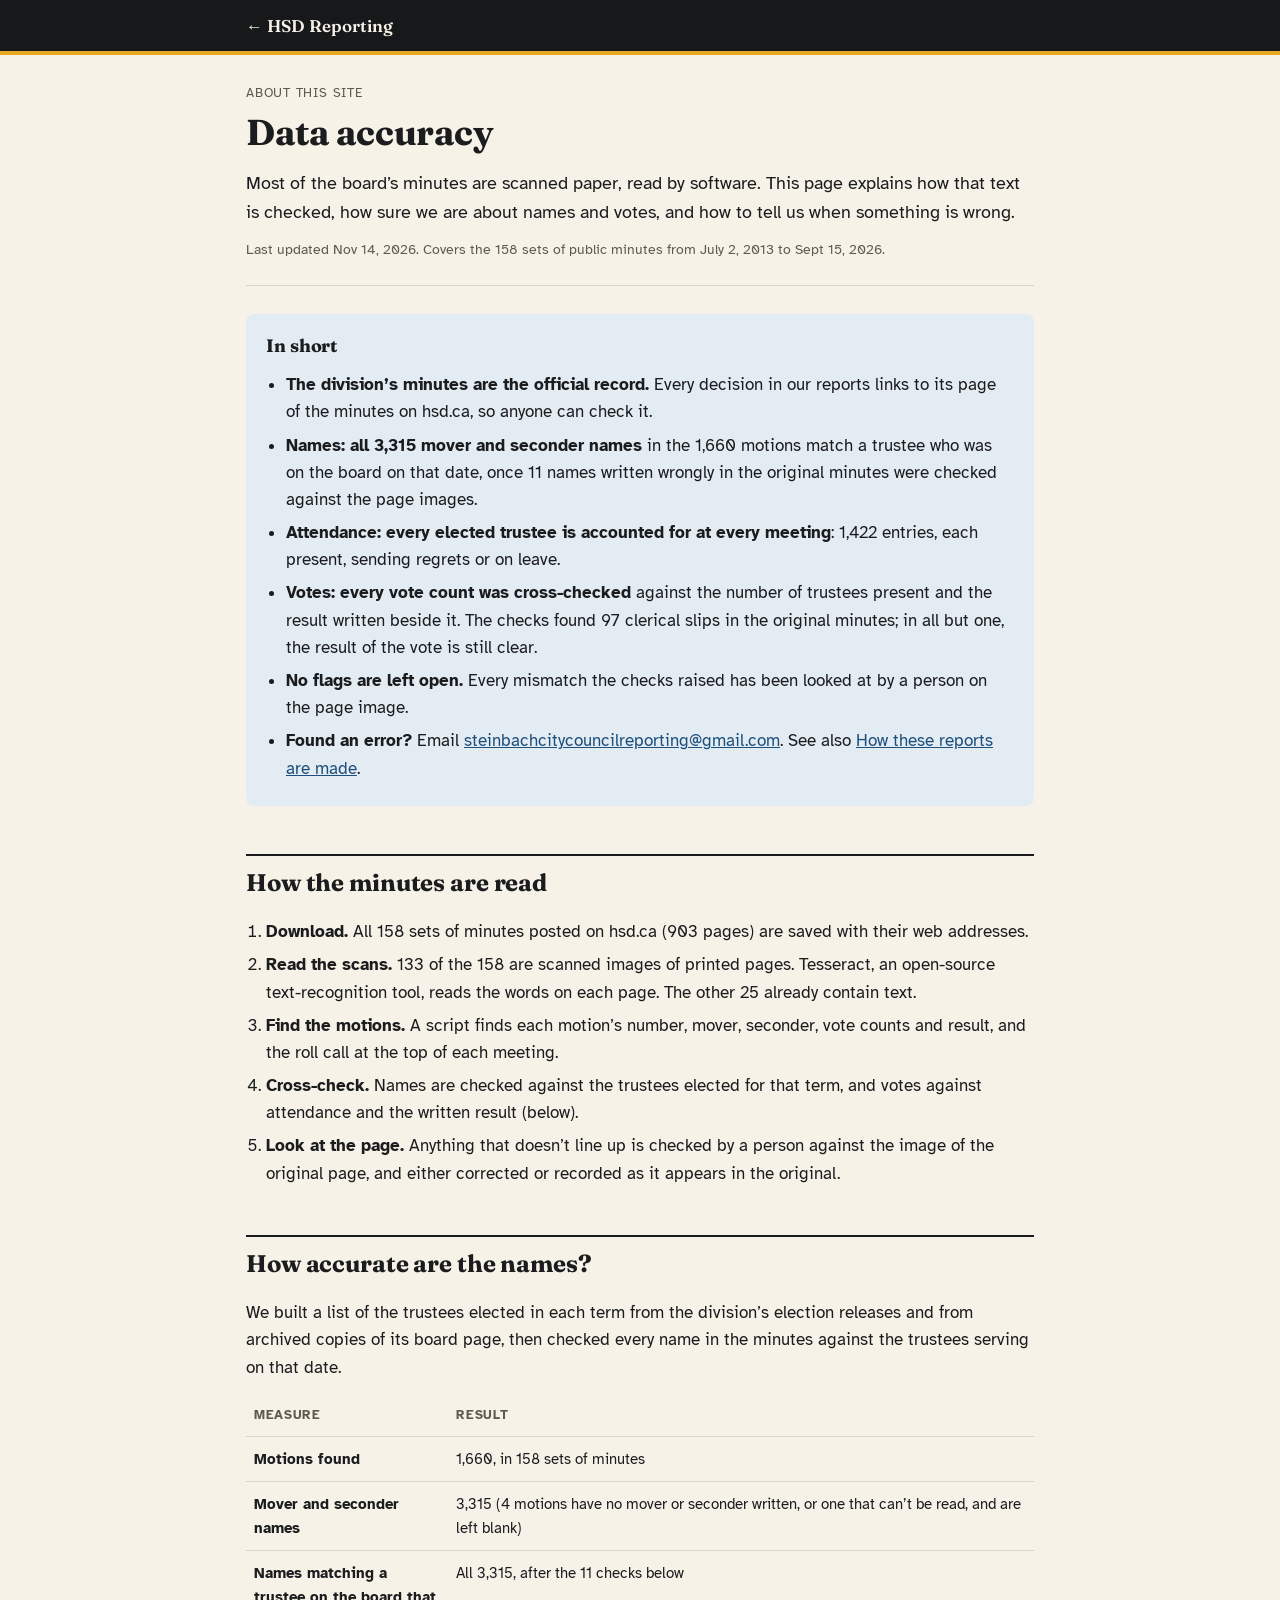
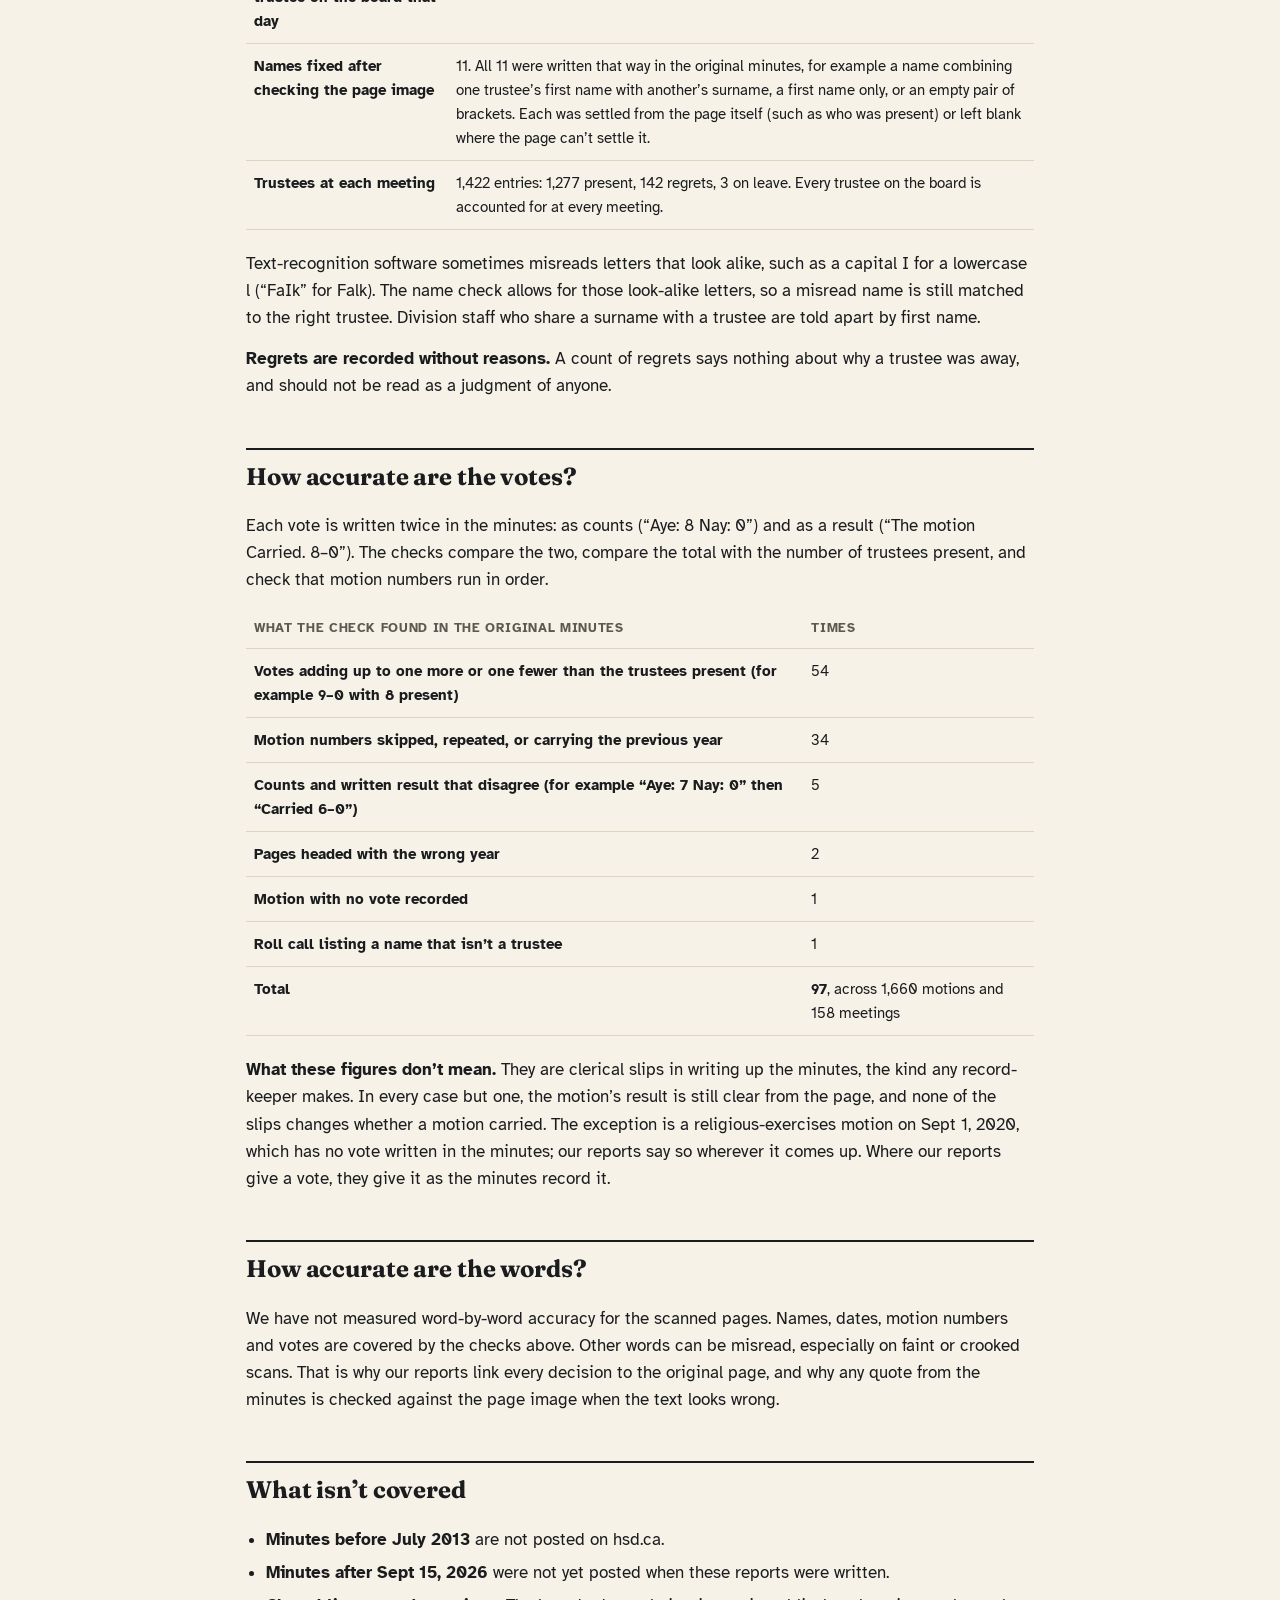
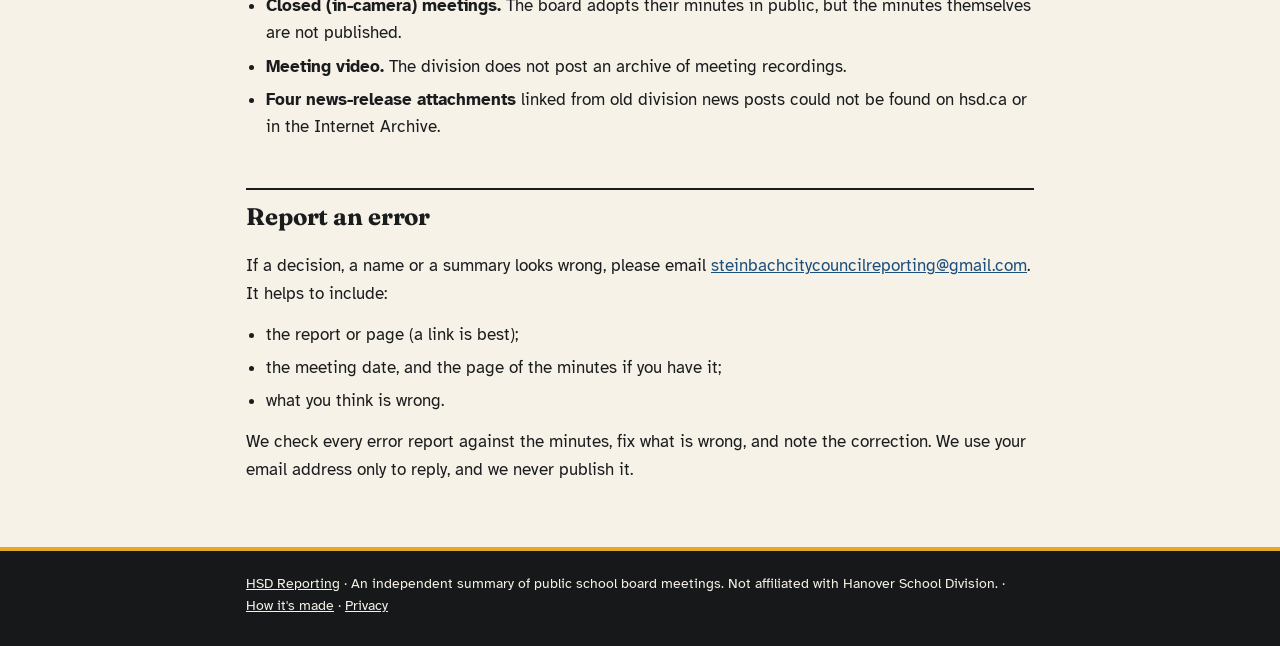
<file: data-accuracy/index.html>
<!doctype html>
<html lang="en">
<head>
<meta charset="utf-8">
<meta name="viewport" content="width=device-width, initial-scale=1">
<link rel="icon" href="data:image/svg+xml,%3Csvg xmlns='http://www.w3.org/2000/svg' viewBox='0 0 32 32'%3E%3Crect width='32' height='32' rx='6' fill='%231f5f8b'/%3E%3Ctext x='16' y='23' font-size='19' text-anchor='middle' fill='white' font-family='Arial' font-weight='700'%3EH%3C/text%3E%3C/svg%3E">
<title>Data Accuracy | HSD Reporting</title>
<meta name="description" content="How HSD Reporting reads the board's scanned minutes, how every name and vote is checked, and what the checks found.">
<meta property="og:type" content="article">
<meta property="og:title" content="Data accuracy | HSD Reporting">
<meta property="og:description" content="How HSD Reporting reads the board's scanned minutes, how every name and vote is checked, and what the checks found.">
<link rel="stylesheet" href="../assets/css/style.css">
</head>
<body>
<main>

<p class="sitebar"><a href="../">&larr; HSD Reporting</a></p>

<header class="page">
  <p class="eyebrow">About this site</p>
  <h1>Data accuracy</h1>
  <p class="lede">Most of the board&rsquo;s minutes are scanned paper, read by software. This page explains how that text is checked, how sure we are about names and votes, and how to tell us when something is wrong.</p>
  <p class="meta">Last updated Nov 14, 2026. Covers the 158 sets of public minutes from July 2, 2013 to Sept 15, 2026.</p>
</header>

<section class="callout">
  <h2>In short</h2>
  <ul>
    <li><strong>The division&rsquo;s minutes are the official record.</strong> Every decision in our reports links to its page of the minutes on hsd.ca, so anyone can check it.</li>
    <li><strong>Names: all 3,315 mover and seconder names</strong> in the 1,660 motions match a trustee who was on the board on that date, once 11 names written wrongly in the original minutes were checked against the page images.</li>
    <li><strong>Attendance: every elected trustee is accounted for at every meeting</strong>: 1,422 entries, each present, sending regrets or on leave.</li>
    <li><strong>Votes: every vote count was cross-checked</strong> against the number of trustees present and the result written beside it. The checks found 97 clerical slips in the original minutes; in all but one, the result of the vote is still clear.</li>
    <li><strong>No flags are left open.</strong> Every mismatch the checks raised has been looked at by a person on the page image.</li>
    <li><strong>Found an error?</strong> Email <a href="mailto:steinbachcitycouncilreporting@gmail.com">steinbachcitycouncilreporting@gmail.com</a>. See also <a href="../how-its-made/">How these reports are made</a>.</li>
  </ul>
</section>

<section>
  <h2>How the minutes are read</h2>
  <ol>
    <li><strong>Download.</strong> All 158 sets of minutes posted on hsd.ca (903 pages) are saved with their web addresses.</li>
    <li><strong>Read the scans.</strong> 133 of the 158 are scanned images of printed pages. Tesseract, an open-source text-recognition tool, reads the words on each page. The other 25 already contain text.</li>
    <li><strong>Find the motions.</strong> A script finds each motion&rsquo;s number, mover, seconder, vote counts and result, and the roll call at the top of each meeting.</li>
    <li><strong>Cross-check.</strong> Names are checked against the trustees elected for that term, and votes against attendance and the written result (below).</li>
    <li><strong>Look at the page.</strong> Anything that doesn&rsquo;t line up is checked by a person against the image of the original page, and either corrected or recorded as it appears in the original.</li>
  </ol>
</section>

<section>
  <h2>How accurate are the names?</h2>
  <p>We built a list of the trustees elected in each term from the division&rsquo;s election releases and from archived copies of its board page, then checked every name in the minutes against the trustees serving on that date.</p>
  <div class="table-wrap"><table>
    <thead><tr><th>Measure</th><th>Result</th></tr></thead>
    <tbody>
      <tr><td class="measure">Motions found</td><td>1,660, in 158 sets of minutes</td></tr>
      <tr><td class="measure">Mover and seconder names</td><td>3,315 (4 motions have no mover or seconder written, or one that can&rsquo;t be read, and are left blank)</td></tr>
      <tr><td class="measure">Names matching a trustee on the board that day</td><td>All 3,315, after the 11 checks below</td></tr>
      <tr><td class="measure">Names fixed after checking the page image</td><td>11. All 11 were written that way in the original minutes, for example a name combining one trustee&rsquo;s first name with another&rsquo;s surname, a first name only, or an empty pair of brackets. Each was settled from the page itself (such as who was present) or left blank where the page can&rsquo;t settle it.</td></tr>
      <tr><td class="measure">Trustees at each meeting</td><td>1,422 entries: 1,277 present, 142 regrets, 3 on leave. Every trustee on the board is accounted for at every meeting.</td></tr>
    </tbody>
  </table></div>
  <p>Text-recognition software sometimes misreads letters that look alike, such as a capital I for a lowercase l (&ldquo;FaIk&rdquo; for Falk). The name check allows for those look-alike letters, so a misread name is still matched to the right trustee. Division staff who share a surname with a trustee are told apart by first name.</p>
  <p><strong>Regrets are recorded without reasons.</strong> A count of regrets says nothing about why a trustee was away, and should not be read as a judgment of anyone.</p>
</section>

<section>
  <h2>How accurate are the votes?</h2>
  <p>Each vote is written twice in the minutes: as counts (&ldquo;Aye: 8 Nay: 0&rdquo;) and as a result (&ldquo;The motion Carried. 8&ndash;0&rdquo;). The checks compare the two, compare the total with the number of trustees present, and check that motion numbers run in order.</p>
  <div class="table-wrap"><table>
    <thead><tr><th>What the check found in the original minutes</th><th>Times</th></tr></thead>
    <tbody>
      <tr><td class="measure">Votes adding up to one more or one fewer than the trustees present (for example 9&ndash;0 with 8 present)</td><td>54</td></tr>
      <tr><td class="measure">Motion numbers skipped, repeated, or carrying the previous year</td><td>34</td></tr>
      <tr><td class="measure">Counts and written result that disagree (for example &ldquo;Aye: 7 Nay: 0&rdquo; then &ldquo;Carried 6&ndash;0&rdquo;)</td><td>5</td></tr>
      <tr><td class="measure">Pages headed with the wrong year</td><td>2</td></tr>
      <tr><td class="measure">Motion with no vote recorded</td><td>1</td></tr>
      <tr><td class="measure">Roll call listing a name that isn&rsquo;t a trustee</td><td>1</td></tr>
      <tr><td class="measure"><strong>Total</strong></td><td><strong>97</strong>, across 1,660 motions and 158 meetings</td></tr>
    </tbody>
  </table></div>
  <p><strong>What these figures don&rsquo;t mean.</strong> They are clerical slips in writing up the minutes, the kind any record-keeper makes. In every case but one, the motion&rsquo;s result is still clear from the page, and none of the slips changes whether a motion carried. The exception is a religious-exercises motion on Sept 1, 2020, which has no vote written in the minutes; our reports say so wherever it comes up. Where our reports give a vote, they give it as the minutes record it.</p>
</section>

<section>
  <h2>How accurate are the words?</h2>
  <p>We have not measured word-by-word accuracy for the scanned pages. Names, dates, motion numbers and votes are covered by the checks above. Other words can be misread, especially on faint or crooked scans. That is why our reports link every decision to the original page, and why any quote from the minutes is checked against the page image when the text looks wrong.</p>
</section>

<section>
  <h2>What isn&rsquo;t covered</h2>
  <ul>
    <li><strong>Minutes before July 2013</strong> are not posted on hsd.ca.</li>
    <li><strong>Minutes after Sept 15, 2026</strong> were not yet posted when these reports were written.</li>
    <li><strong>Closed (in-camera) meetings.</strong> The board adopts their minutes in public, but the minutes themselves are not published.</li>
    <li><strong>Meeting video.</strong> The division does not post an archive of meeting recordings.</li>
    <li><strong>Four news-release attachments</strong> linked from old division news posts could not be found on hsd.ca or in the Internet Archive.</li>
  </ul>
</section>

<section>
  <h2>Report an error</h2>
  <p>If a decision, a name or a summary looks wrong, please email <a href="mailto:steinbachcitycouncilreporting@gmail.com">steinbachcitycouncilreporting@gmail.com</a>. It helps to include:</p>
  <ul>
    <li>the report or page (a link is best);</li>
    <li>the meeting date, and the page of the minutes if you have it;</li>
    <li>what you think is wrong.</li>
  </ul>
  <p>We check every error report against the minutes, fix what is wrong, and note the correction. We use your email address only to reply, and we never publish it.</p>
</section>

<footer class="site">
  <p><a href="../">HSD Reporting</a> &middot; An independent summary of public school board meetings. Not affiliated with Hanover School Division. &middot; <a href="../how-its-made/">How it's made</a> &middot; <a href="../privacy/">Privacy</a></p>
</footer>

</main>
</body>
</html>
</file>
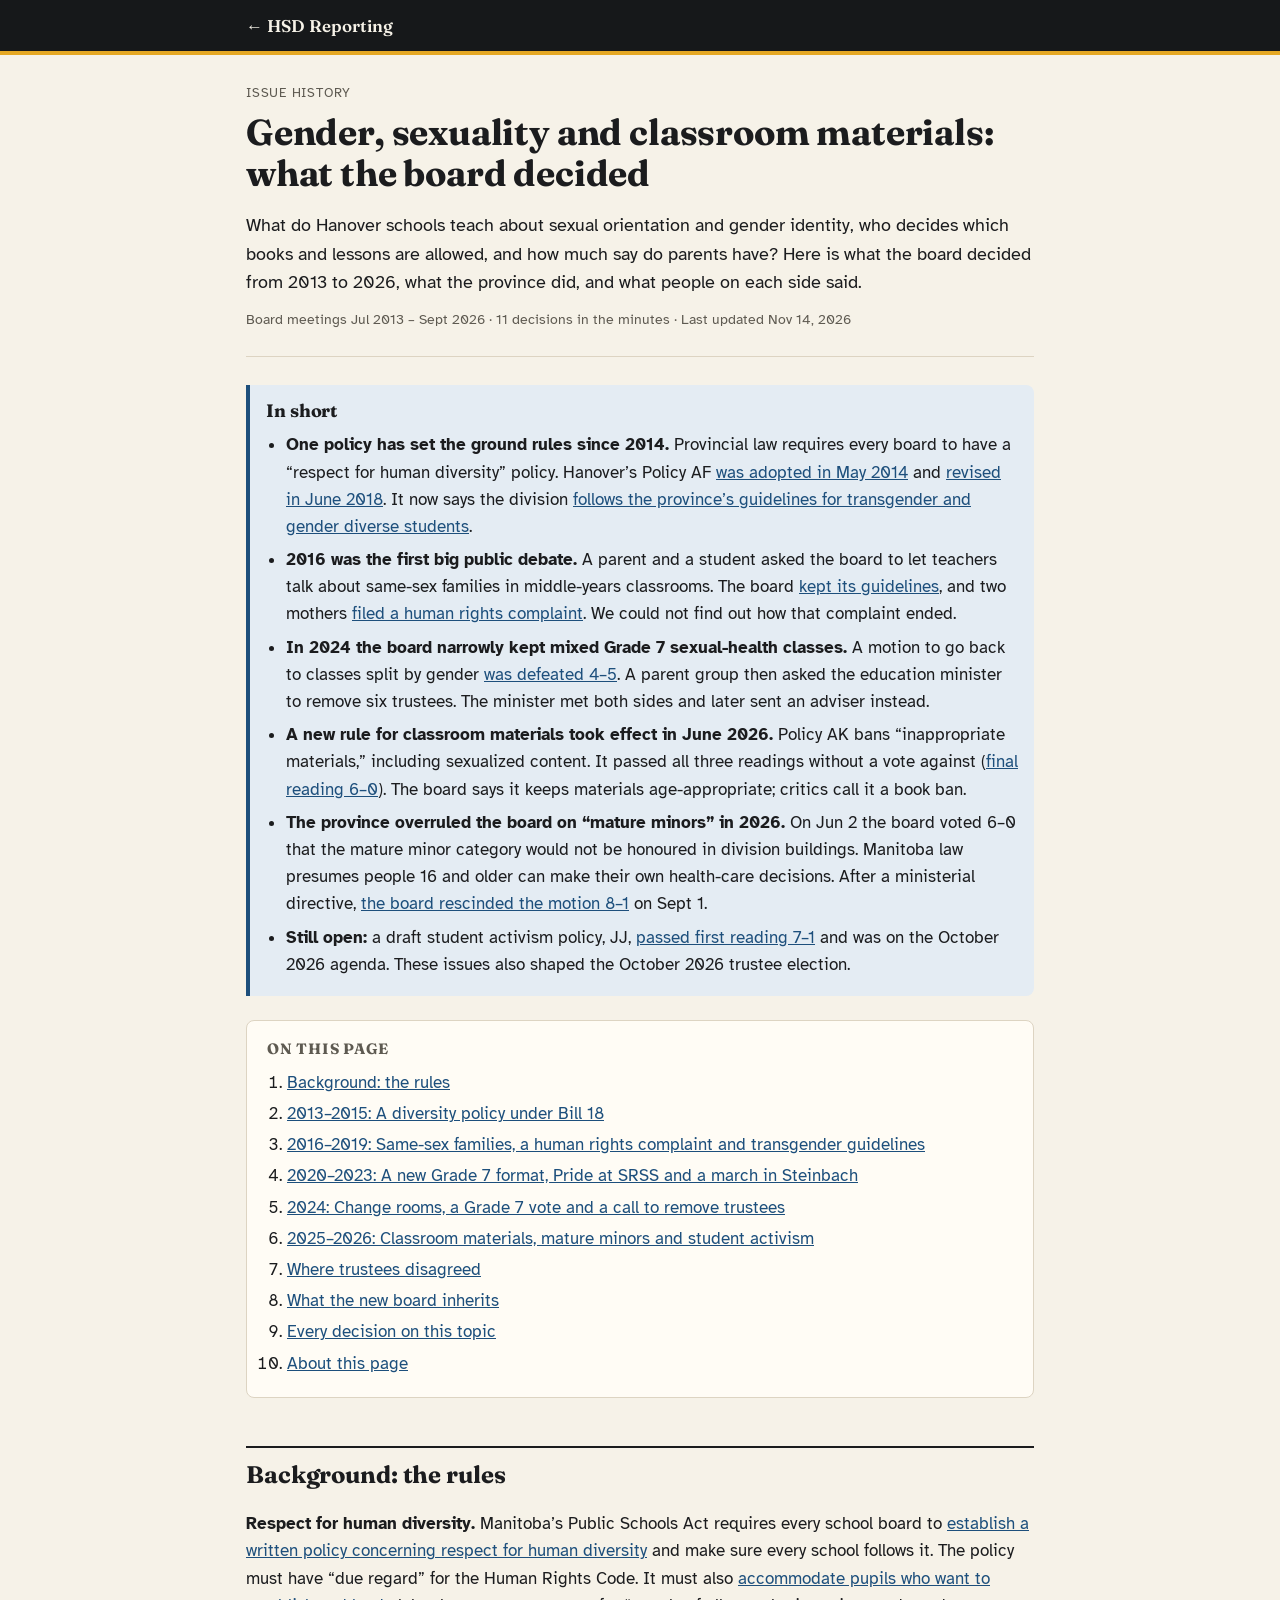
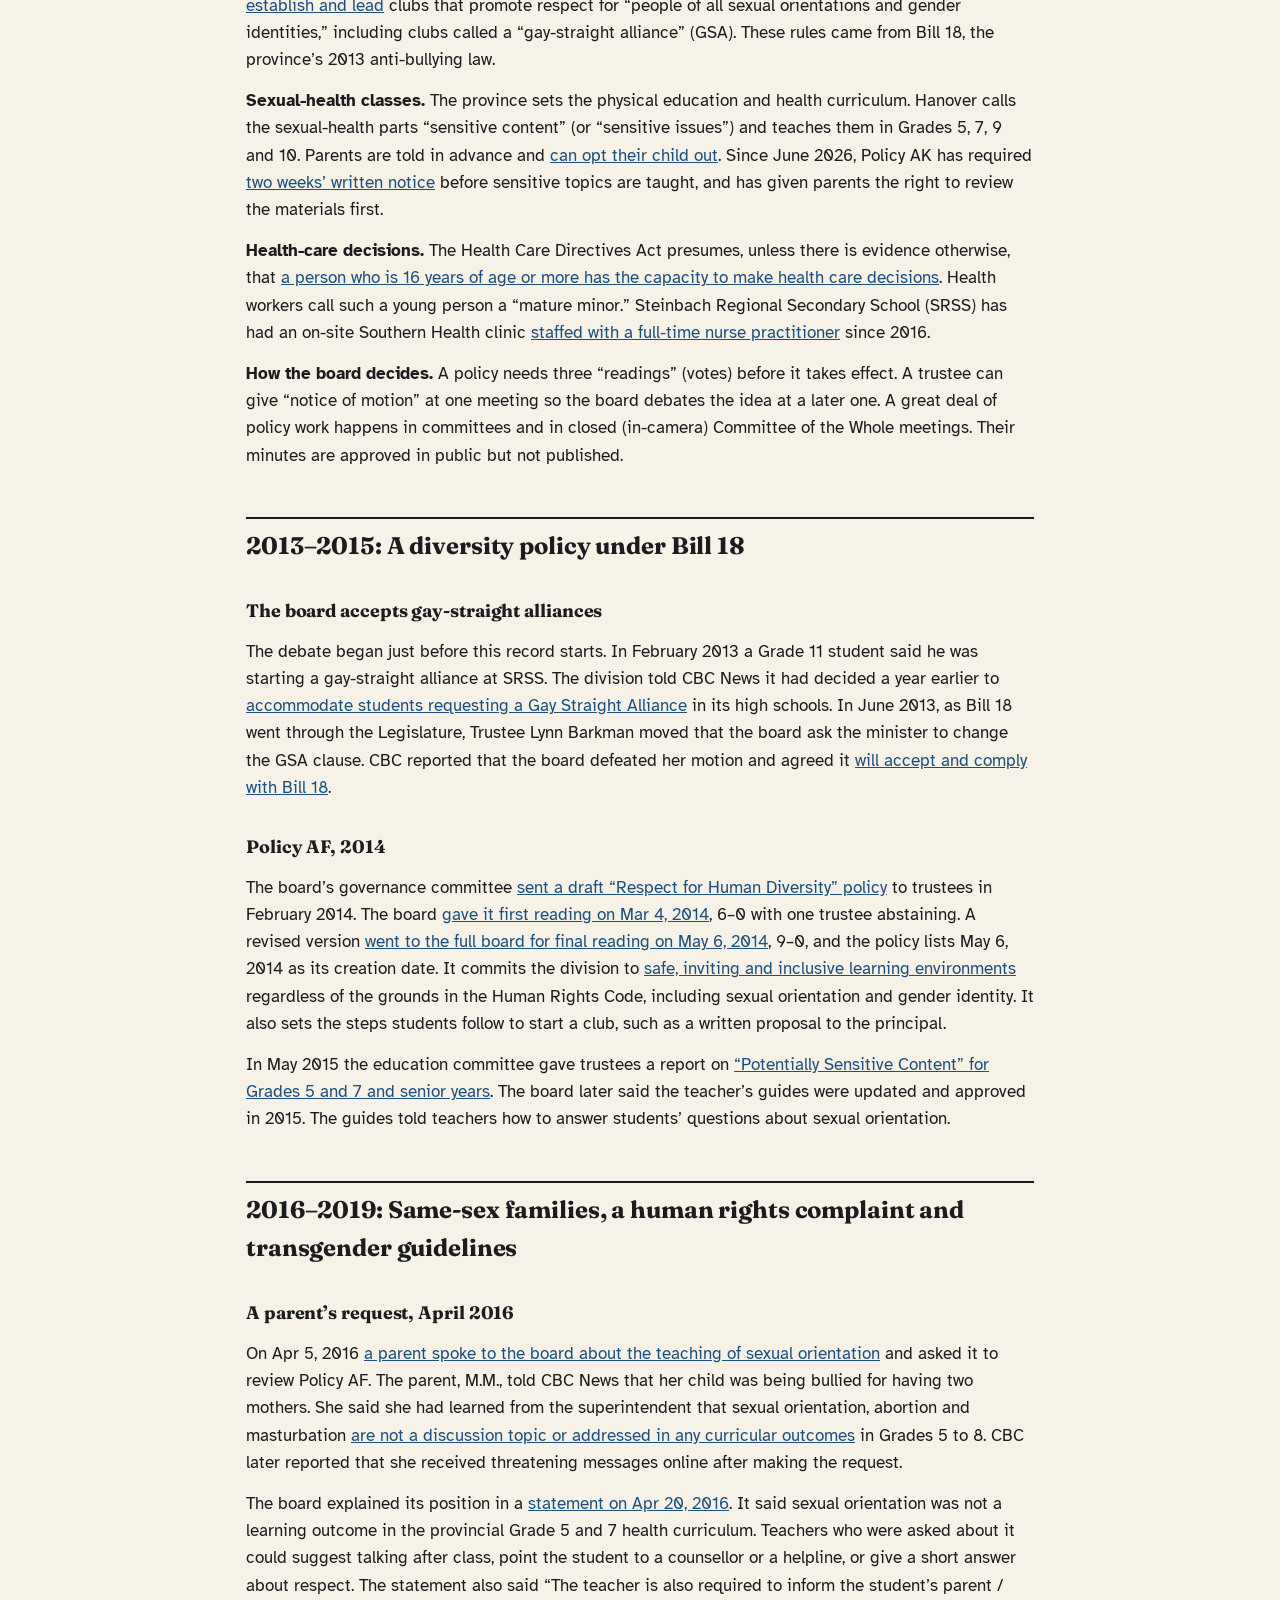
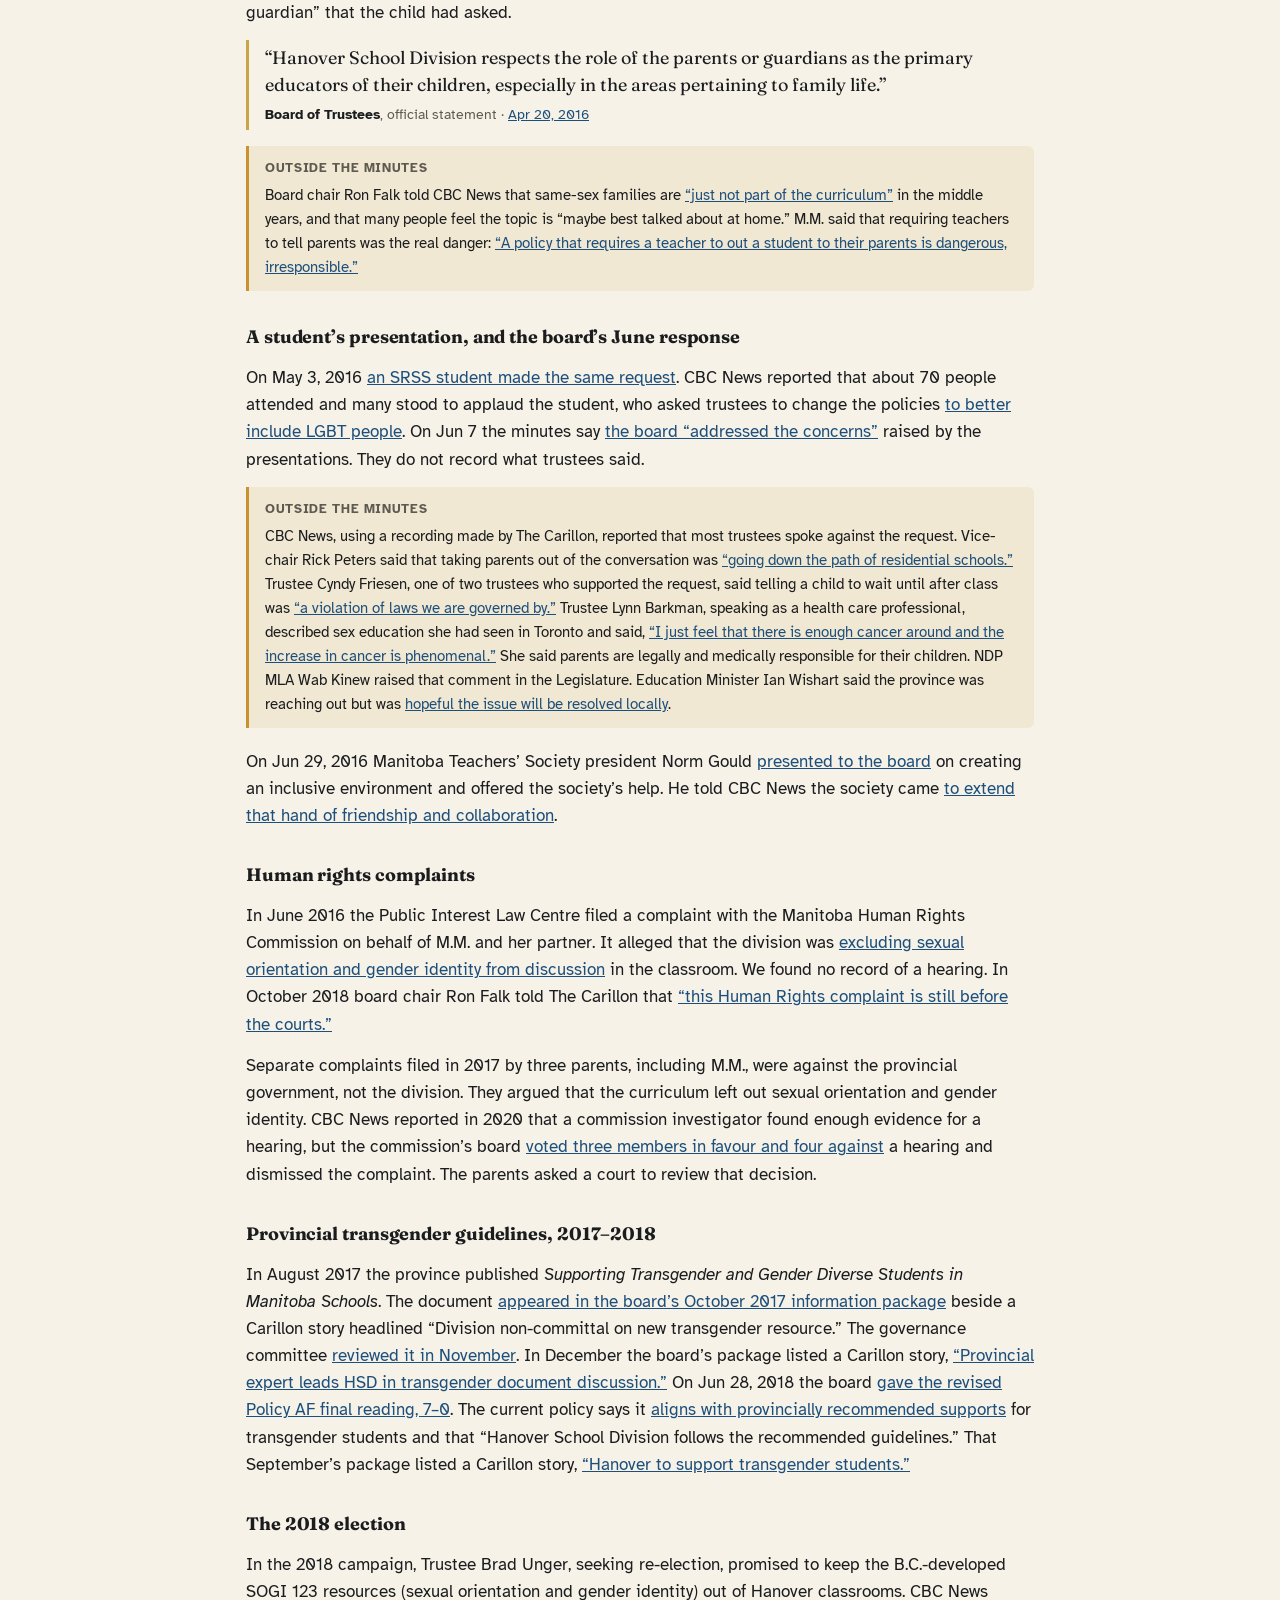
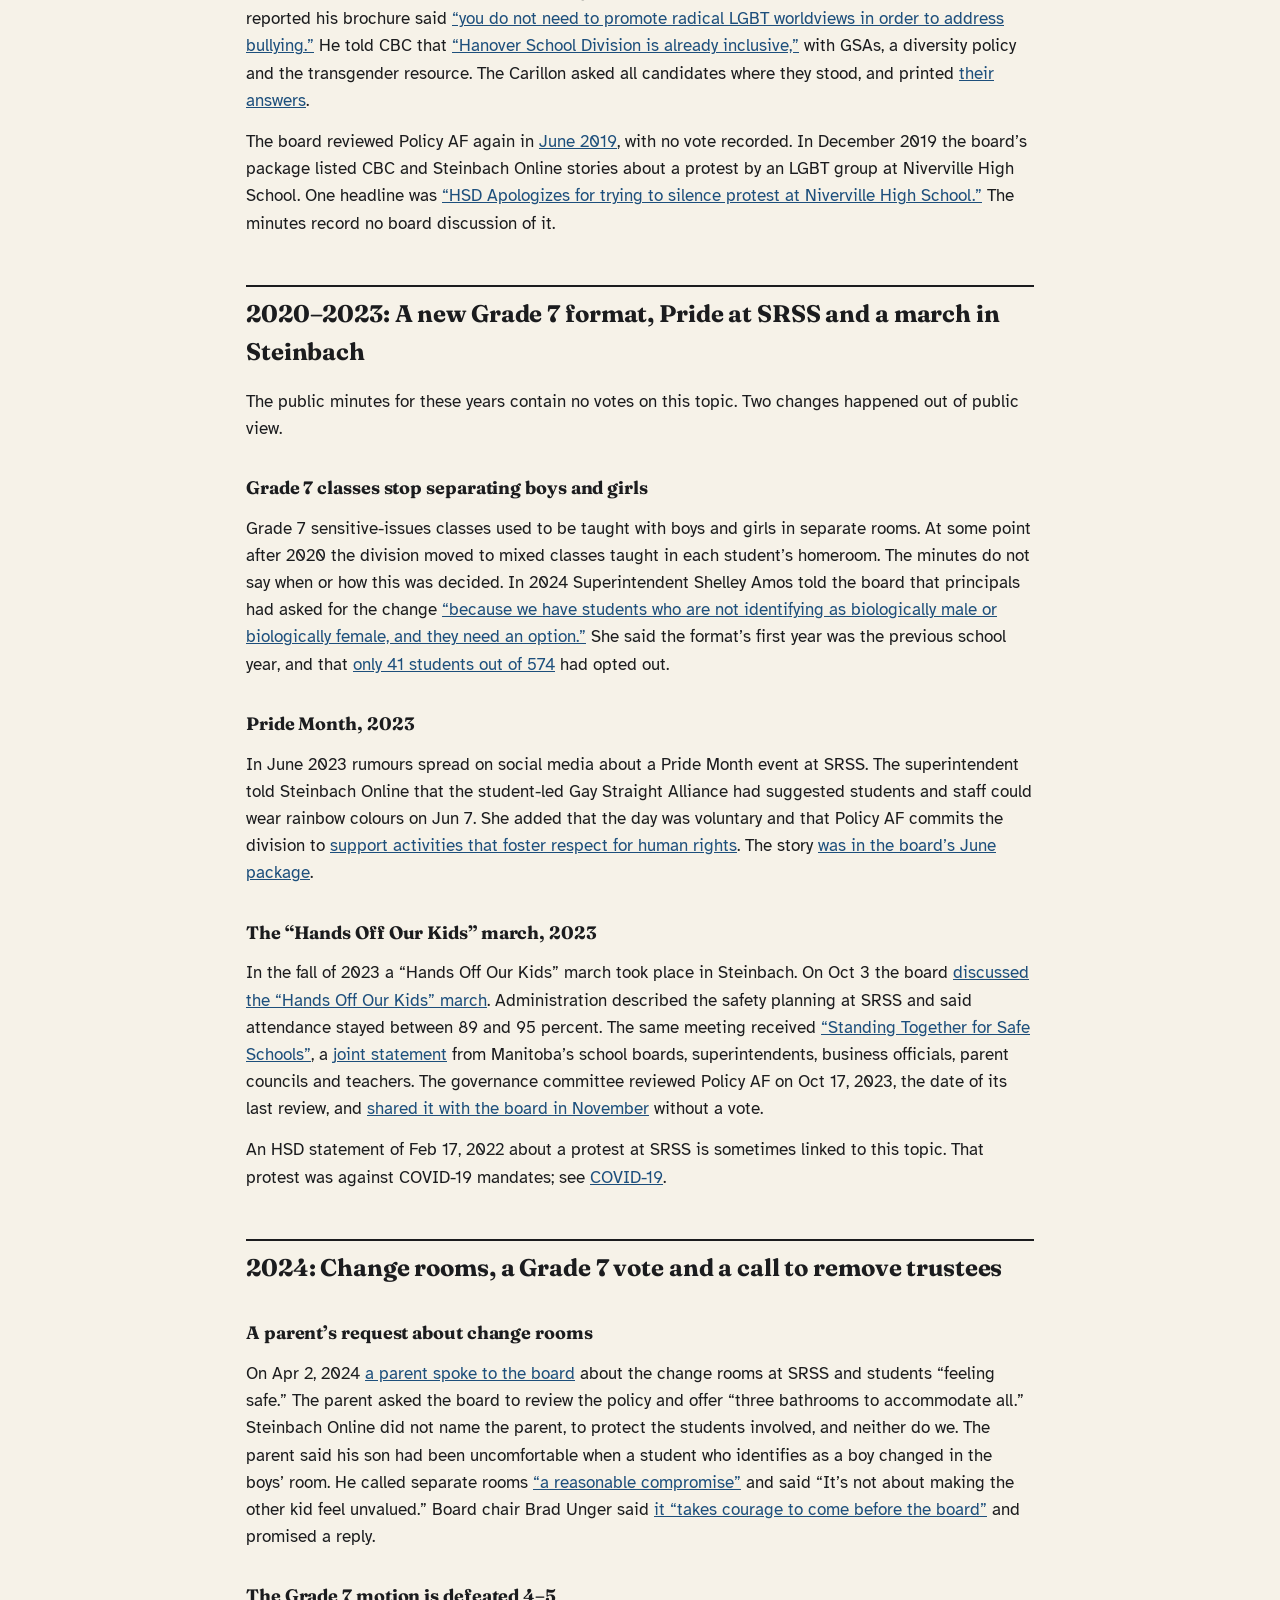
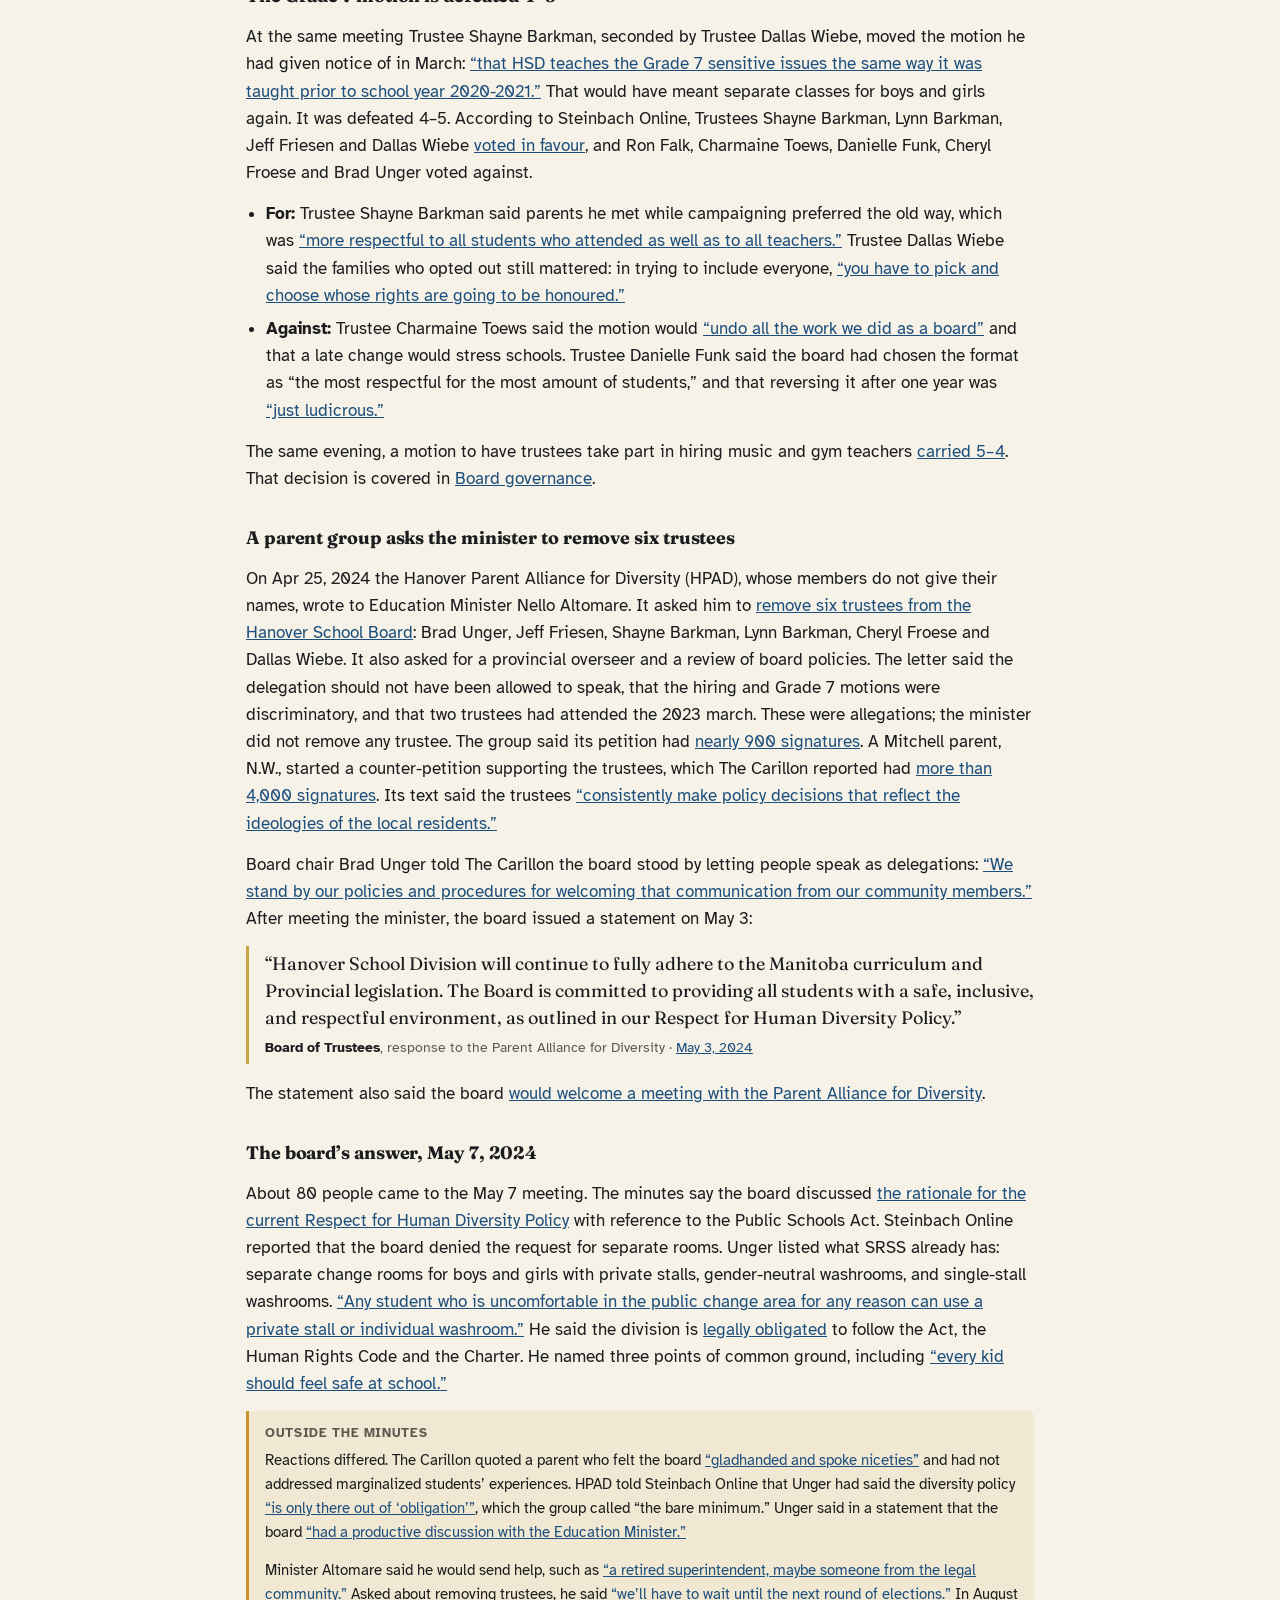
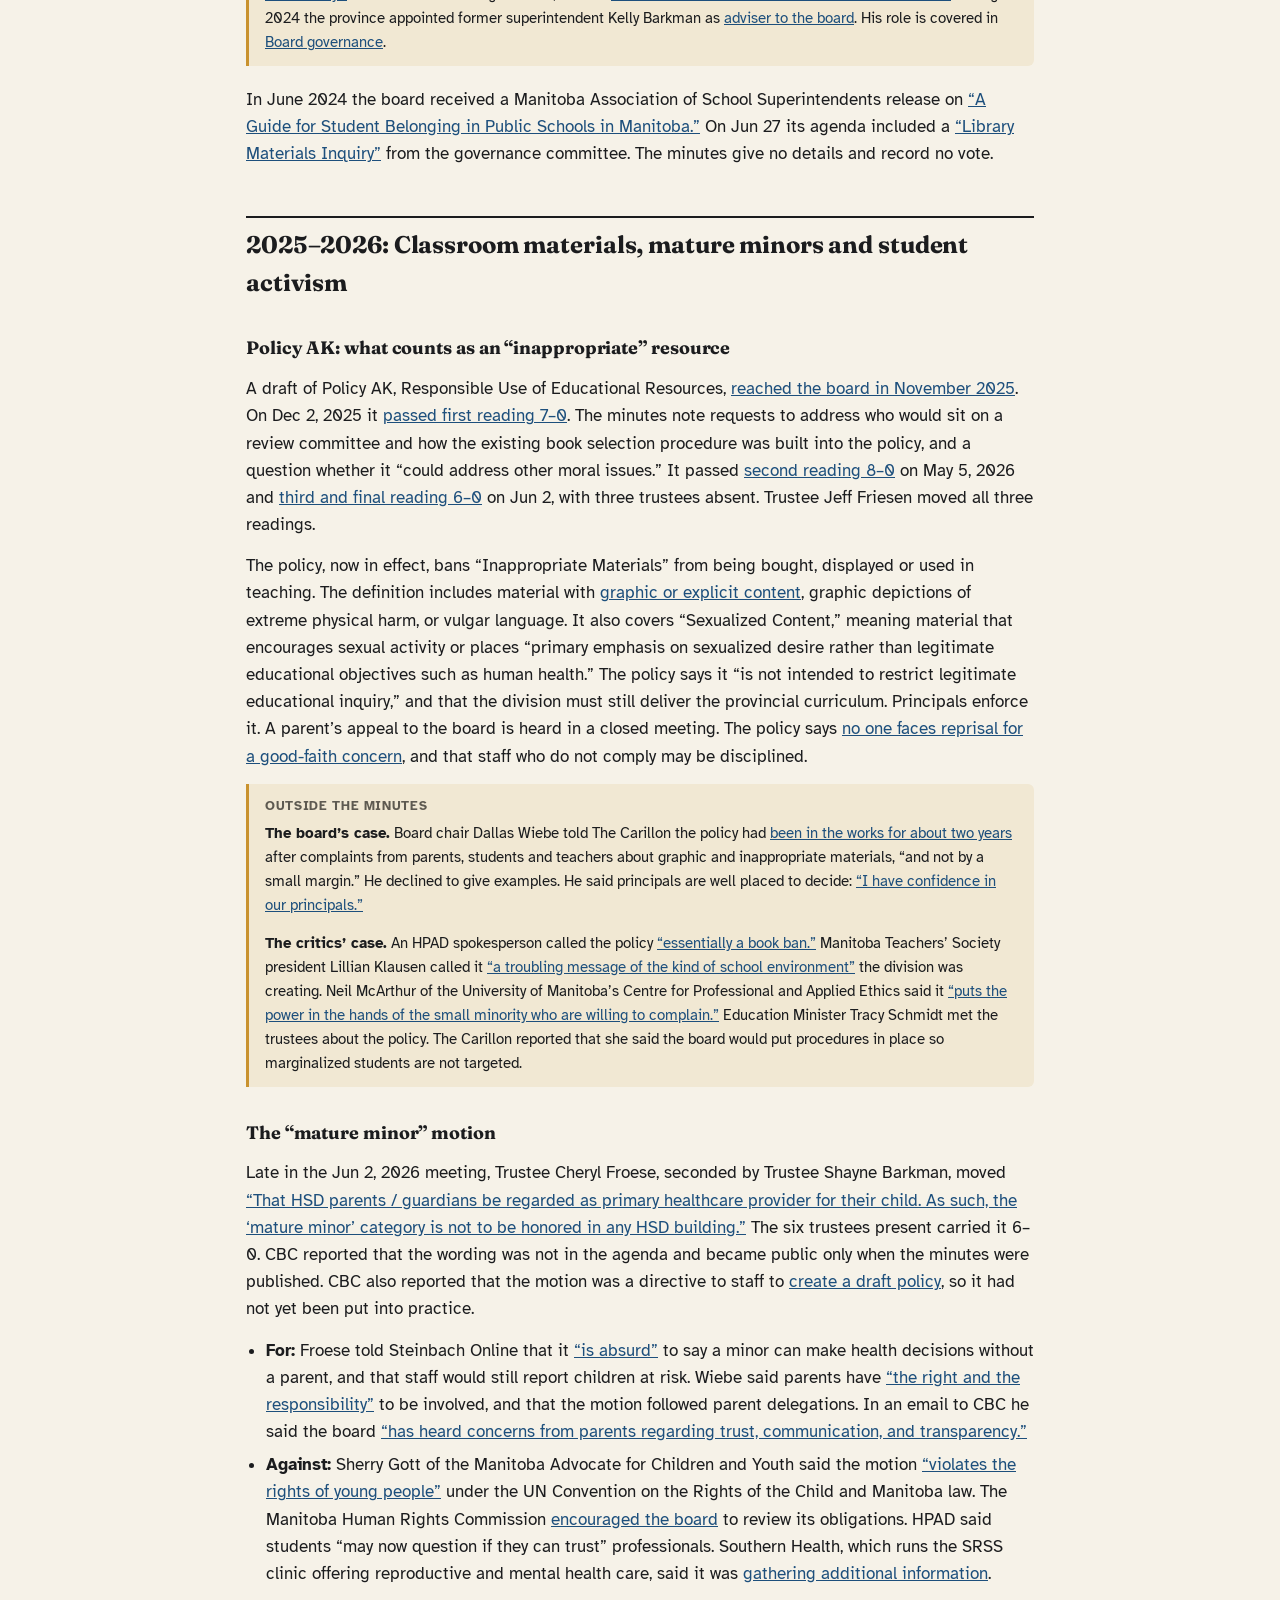
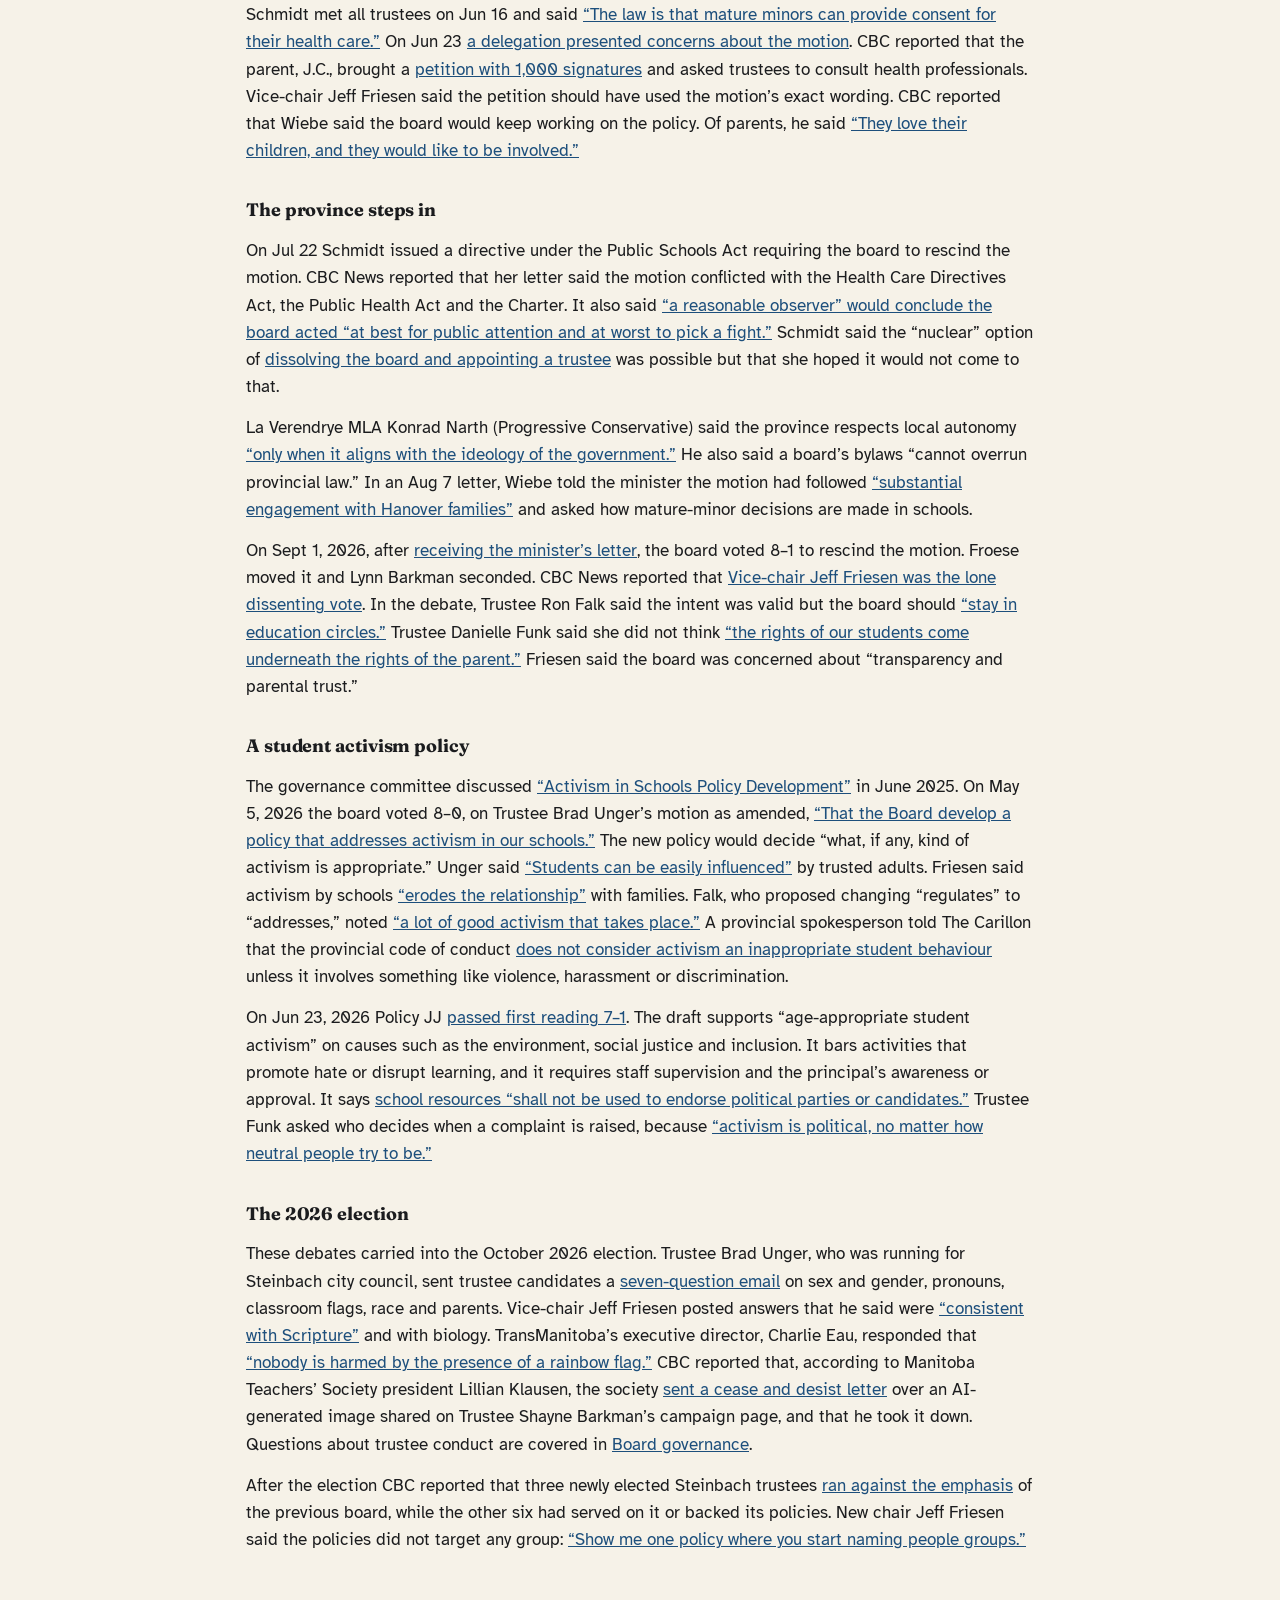
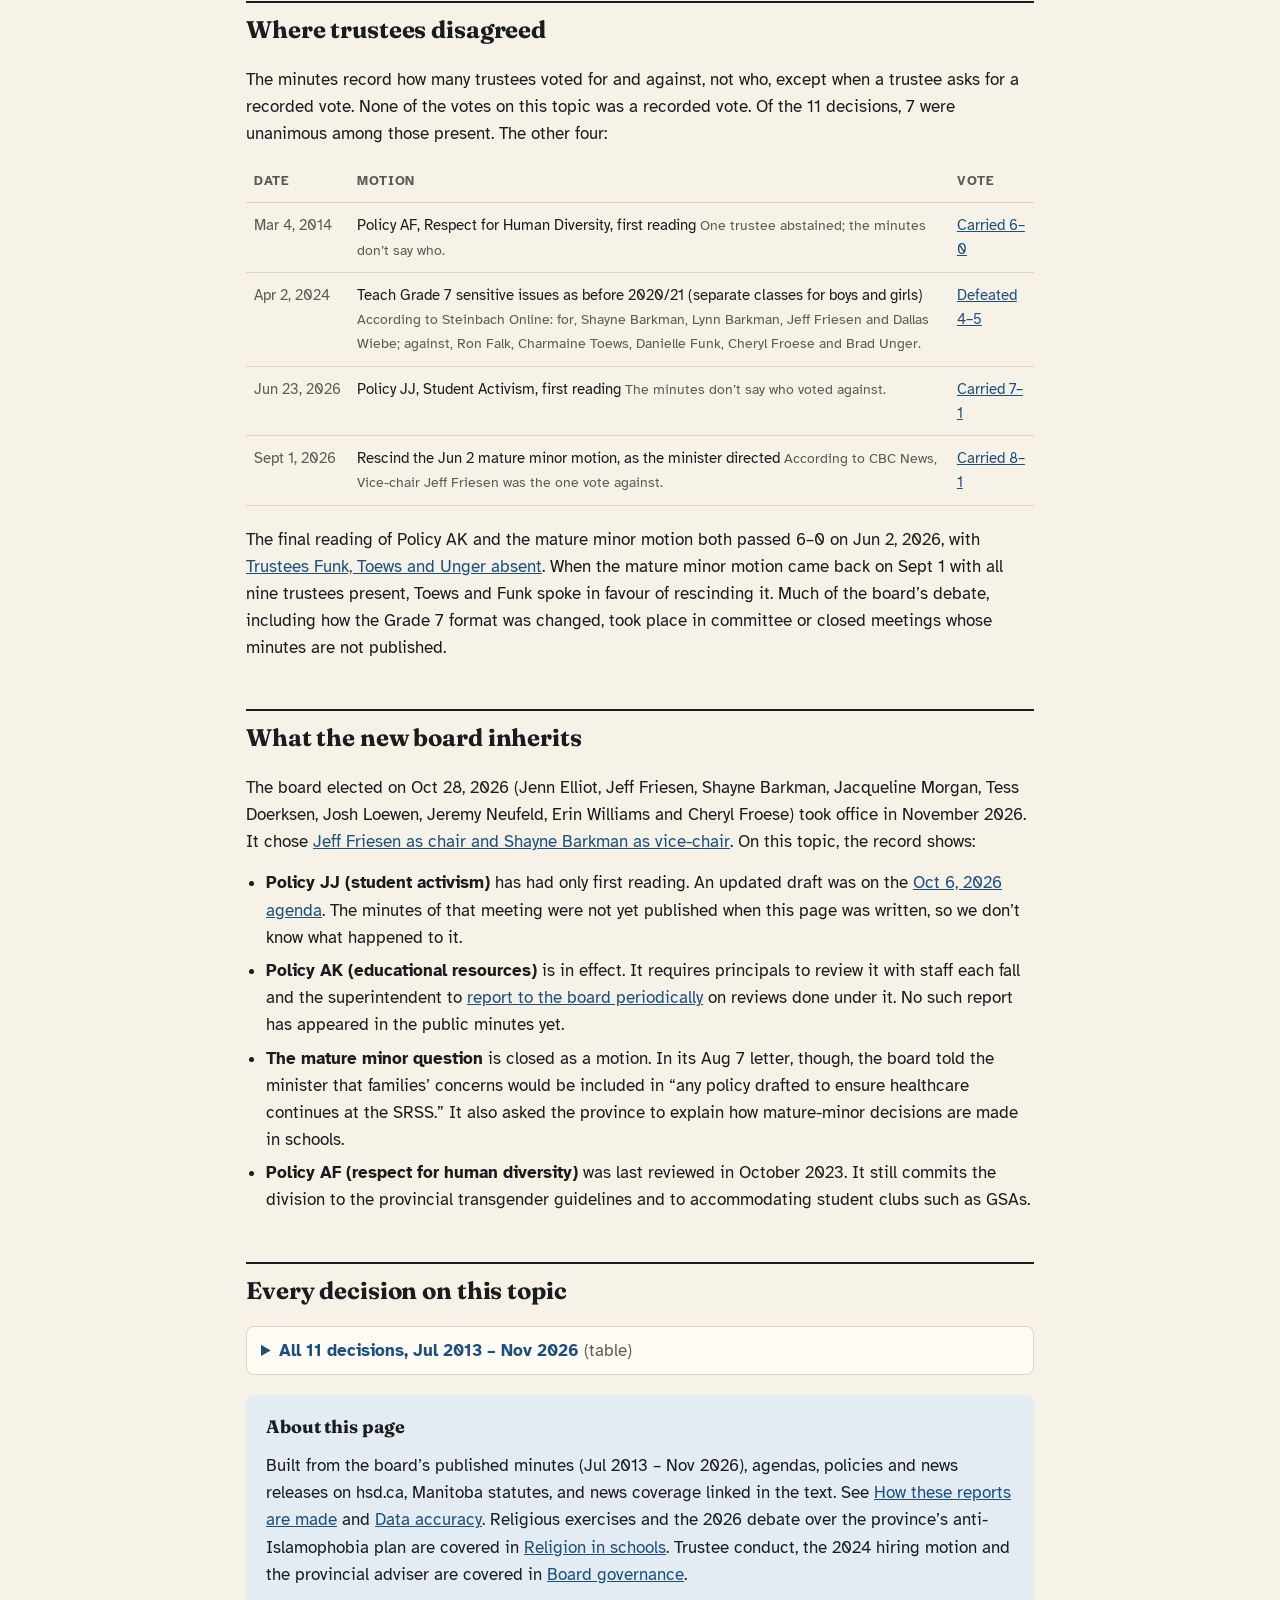
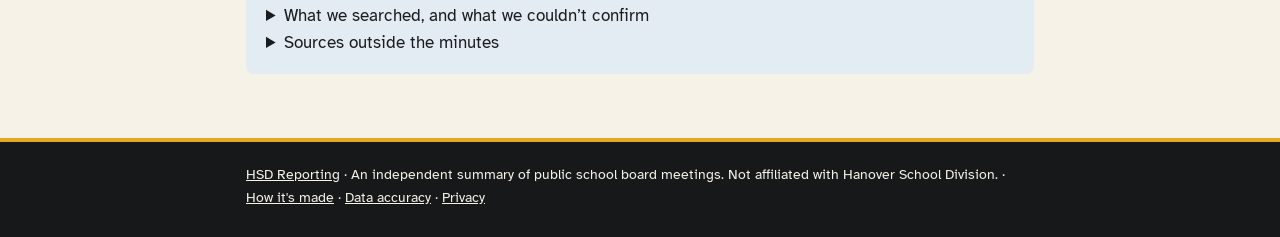
<file: gender-sexuality-materials/index.html>
<!doctype html>
<html lang="en">
<head>
<meta charset="utf-8">
<meta name="viewport" content="width=device-width, initial-scale=1">
<link rel="icon" href="data:image/svg+xml,%3Csvg xmlns='http://www.w3.org/2000/svg' viewBox='0 0 32 32'%3E%3Crect width='32' height='32' rx='6' fill='%231f5f8b'/%3E%3Ctext x='16' y='23' font-size='19' text-anchor='middle' fill='white' font-family='Arial' font-weight='700'%3EH%3C/text%3E%3C/svg%3E">
<title>Gender, Sexuality and Classroom Materials | HSD Reporting</title>
<meta name="description" content="How Hanover&rsquo;s board handled sexual orientation, gender identity, sexual-health classes, classroom materials, mature minors and student activism from 2013 to 2026, and what each side argued.">
<meta property="og:type" content="article">
<meta property="og:title" content="Gender, sexuality and classroom materials: what the board decided">
<meta property="og:description" content="How Hanover&rsquo;s board handled sexual orientation, gender identity, sexual-health classes, classroom materials, mature minors and student activism from 2013 to 2026, and what each side argued.">
<link rel="stylesheet" href="../assets/css/style.css">
<link rel="stylesheet" href="../assets/css/report.css">
</head>
<body>
<main>

<p class="sitebar"><a href="../">&larr; HSD Reporting</a></p>

<header class="page">
  <p class="eyebrow">Issue history</p>
  <h1>Gender, sexuality and classroom materials: what the board decided</h1>
  <p class="lede">What do Hanover schools teach about sexual orientation and gender identity, who decides which books and lessons are allowed, and how much say do parents have? Here is what the board decided from 2013 to 2026, what the province did, and what people on each side said.</p>
  <p class="meta">Board meetings Jul 2013 &ndash; Sept 2026 &middot; 11 decisions in the minutes &middot; Last updated Nov 14, 2026</p>
</header>

<section class="inshort" aria-labelledby="inshort-h">
  <h2 id="inshort-h">In short</h2>
  <ul>
    <li><strong>One policy has set the ground rules since 2014.</strong> Provincial law requires every board to have a &ldquo;respect for human diversity&rdquo; policy. Hanover&rsquo;s Policy AF <a href="https://hsd.ca/wp-content/uploads/2015/07/Board-Meeting-Minutes-May-6-2014.pdf#page=7">was adopted in May 2014</a> and <a href="https://hsd.ca/wp-content/uploads/2018/08/Board-Meeting-Minutes-June-28-2018.pdf#page=3">revised in June 2018</a>. It now says the division <a href="https://hsd.ca/wp-content/uploads/2026/03/AF-Respect-for-Human-Diversity.pdf#page=3">follows the province&rsquo;s guidelines for transgender and gender diverse students</a>.</li>
    <li><strong>2016 was the first big public debate.</strong> A parent and a student asked the board to let teachers talk about same-sex families in middle-years classrooms. The board <a href="https://hsd.ca/2016/04/20/board-of-trustees-official-statement/#:~:text=is%20not%20a%20Specific%20Learning%20Outcome">kept its guidelines</a>, and two mothers <a href="https://globalnews.ca/news/2773938/human-rights-complaint-filed-against-steinbach-area-school-division/#:~:text=excluding%20sexual%20orientation%20and%20gender%20identity%20from%20discussion">filed a human rights complaint</a>. We could not find out how that complaint ended.</li>
    <li><strong>In 2024 the board narrowly kept mixed Grade 7 sexual-health classes.</strong> A motion to go back to classes split by gender <a href="https://hsd.ca/wp-content/uploads/2024/05/Board-Meeting-Minutes-Apr-2-2024.pdf#page=8">was defeated 4&ndash;5</a>. A parent group then asked the education minister to remove six trustees. The minister met both sides and later sent an adviser instead.</li>
    <li><strong>A new rule for classroom materials took effect in June 2026.</strong> Policy AK bans &ldquo;inappropriate materials,&rdquo; including sexualized content. It passed all three readings without a vote against (<a href="https://hsd.ca/wp-content/uploads/2026/06/Board-Meeting-Minutes-June-2-2026.pdf#page=6">final reading 6&ndash;0</a>). The board says it keeps materials age-appropriate; critics call it a book ban.</li>
    <li><strong>The province overruled the board on &ldquo;mature minors&rdquo; in 2026.</strong> On Jun 2 the board voted 6&ndash;0 that the mature minor category would not be honoured in division buildings. Manitoba law presumes people 16 and older can make their own health-care decisions. After a ministerial directive, <a href="https://hsd.ca/wp-content/uploads/2026/09/Board-Meeting-Minutes-September-1-2026.pdf#page=5">the board rescinded the motion 8&ndash;1</a> on Sept 1.</li>
    <li><strong>Still open:</strong> a draft student activism policy, JJ, <a href="https://hsd.ca/wp-content/uploads/2026/09/Board-Meeting-Minutes-June-23-2026.pdf#page=3">passed first reading 7&ndash;1</a> and was on the October 2026 agenda. These issues also shaped the October 2026 trustee election.</li>
  </ul>
</section>

<nav class="toc" aria-label="On this page">
  <h2>On this page</h2>
  <ol>
    <li><a href="#background">Background: the rules</a></li>
    <li><a href="#y2013">2013&ndash;2015: A diversity policy under Bill 18</a></li>
    <li><a href="#y2016">2016&ndash;2019: Same-sex families, a human rights complaint and transgender guidelines</a></li>
    <li><a href="#y2020">2020&ndash;2023: A new Grade 7 format, Pride at SRSS and a march in Steinbach</a></li>
    <li><a href="#y2024">2024: Change rooms, a Grade 7 vote and a call to remove trustees</a></li>
    <li><a href="#y2025">2025&ndash;2026: Classroom materials, mature minors and student activism</a></li>
    <li><a href="#split">Where trustees disagreed</a></li>
    <li><a href="#next">What the new board inherits</a></li>
    <li><a href="#all">Every decision on this topic</a></li>
    <li><a href="#about">About this page</a></li>
  </ol>
</nav>

<section id="background" aria-labelledby="background-h">
  <h2 id="background-h">Background: the rules</h2>
  <p><strong>Respect for human diversity.</strong> Manitoba&rsquo;s Public Schools Act requires every school board to <a href="https://web2.gov.mb.ca/laws/statutes/ccsm/p250.php#:~:text=establish%20a%20written%20policy%20concerning%20respect%20for%20human%20diversity">establish a written policy concerning respect for human diversity</a> and make sure every school follows it. The policy must have &ldquo;due regard&rdquo; for the Human Rights Code. It must also <a href="https://web2.gov.mb.ca/laws/statutes/ccsm/p250.php#:~:text=must%20accommodate%20pupils%20who%20want%20to%20establish%20and%20lead">accommodate pupils who want to establish and lead</a> clubs that promote respect for &ldquo;people of all sexual orientations and gender identities,&rdquo; including clubs called a &ldquo;gay-straight alliance&rdquo; (GSA). These rules came from Bill 18, the province&rsquo;s 2013 anti-bullying law.</p>
  <p><strong>Sexual-health classes.</strong> The province sets the physical education and health curriculum. Hanover calls the sexual-health parts &ldquo;sensitive content&rdquo; (or &ldquo;sensitive issues&rdquo;) and teaches them in Grades 5, 7, 9 and 10. Parents are told in advance and <a href="https://hsd.ca/2016/04/20/board-of-trustees-official-statement/#:~:text=choice%20of%20opting%20out%20of%20the%20Sensitive%20Content%20Curriculum">can opt their child out</a>. Since June 2026, Policy AK has required <a href="https://hsd.ca/wp-content/uploads/2026/06/AK-Responsible-Use-of-Educational-Resources.pdf#page=2">two weeks&rsquo; written notice</a> before sensitive topics are taught, and has given parents the right to review the materials first.</p>
  <p><strong>Health-care decisions.</strong> The Health Care Directives Act presumes, unless there is evidence otherwise, that <a href="https://web2.gov.mb.ca/laws/statutes/ccsm/h027.php#:~:text=16%20years%20of%20age%20or%20more%20has%20the%20capacity%20to%20make%20health%20care%20decisions">a person who is 16 years of age or more has the capacity to make health care decisions</a>. Health workers call such a young person a &ldquo;mature minor.&rdquo; Steinbach Regional Secondary School (SRSS) has had an on-site Southern Health clinic <a href="https://hsd.ca/2016/10/26/srss-health-clinic/#:~:text=staffed%20with%20a%20full%2Dtime%20nurse%20practitioner">staffed with a full-time nurse practitioner</a> since 2016.</p>
  <p><strong>How the board decides.</strong> A policy needs three &ldquo;readings&rdquo; (votes) before it takes effect. A trustee can give &ldquo;notice of motion&rdquo; at one meeting so the board debates the idea at a later one. A great deal of policy work happens in committees and in closed (in-camera) Committee of the Whole meetings. Their minutes are approved in public but not published.</p>
</section>

<section id="y2013" aria-labelledby="y2013-h">
  <h2 id="y2013-h">2013&ndash;2015: A diversity policy under Bill 18</h2>

  <h3>The board accepts gay-straight alliances</h3>
  <p>The debate began just before this record starts. In February 2013 a Grade 11 student said he was starting a gay-straight alliance at SRSS. The division told CBC News it had decided a year earlier to <a href="https://www.cbc.ca/news/canada/manitoba/steinbach-teen-determined-to-start-gay-straight-alliance-1.1312028#:~:text=accommodate%20students%20requesting%20a%20Gay%20Straight%20Alliance">accommodate students requesting a Gay Straight Alliance</a> in its high schools. In June 2013, as Bill 18 went through the Legislature, Trustee Lynn Barkman moved that the board ask the minister to change the GSA clause. CBC reported that the board defeated her motion and agreed it <a href="https://www.cbc.ca/lite/story/1.1334199#:~:text=will%20accept%20and%20comply%20with%20Bill%2018">will accept and comply with Bill 18</a>.</p>

  <h3>Policy AF, 2014</h3>
  <p>The board&rsquo;s governance committee <a href="https://hsd.ca/wp-content/uploads/2015/07/Board-Meeting-Minutes-Feb-4-2014.pdf#page=7">sent a draft &ldquo;Respect for Human Diversity&rdquo; policy</a> to trustees in February 2014. The board <a href="https://hsd.ca/wp-content/uploads/2015/07/Board-Meeting-Minutes-Mar-4-2014.pdf#page=6">gave it first reading on Mar 4, 2014</a>, 6&ndash;0 with one trustee abstaining. A revised version <a href="https://hsd.ca/wp-content/uploads/2015/07/Board-Meeting-Minutes-May-6-2014.pdf#page=7">went to the full board for final reading on May 6, 2014</a>, 9&ndash;0, and the policy lists May 6, 2014 as its creation date. It commits the division to <a href="https://hsd.ca/wp-content/uploads/2026/03/AF-Respect-for-Human-Diversity.pdf#page=1">safe, inviting and inclusive learning environments</a> regardless of the grounds in the Human Rights Code, including sexual orientation and gender identity. It also sets the steps students follow to start a club, such as a written proposal to the principal.</p>
  <p>In May 2015 the education committee gave trustees a report on <a href="https://hsd.ca/wp-content/uploads/2015/07/Board-Meeting-Minutes-of-May-5-2015.pdf#page=4">&ldquo;Potentially Sensitive Content&rdquo; for Grades 5 and 7 and senior years</a>. The board later said the teacher&rsquo;s guides were updated and approved in 2015. The guides told teachers how to answer students&rsquo; questions about sexual orientation.</p>
</section>

<section id="y2016" aria-labelledby="y2016-h">
  <h2 id="y2016-h">2016&ndash;2019: Same-sex families, a human rights complaint and transgender guidelines</h2>

  <h3>A parent&rsquo;s request, April 2016</h3>
  <p>On Apr 5, 2016 <a href="https://hsd.ca/wp-content/uploads/2015/07/Board-Meeting-Minutes-Apr-5-2016.pdf#page=1">a parent spoke to the board about the teaching of sexual orientation</a> and asked it to review Policy AF. The parent, M.M., told CBC News that her child was being bullied for having two mothers. She said she had learned from the superintendent that sexual orientation, abortion and masturbation <a href="https://www.cbc.ca/lite/story/1.3524430#:~:text=are%20not%20a%20discussion%20topic%20or%20addressed%20in%20any%20curricular%20outcomes">are not a discussion topic or addressed in any curricular outcomes</a> in Grades 5 to 8. CBC later reported that she received threatening messages online after making the request.</p>
  <p>The board explained its position in a <a href="https://hsd.ca/2016/04/20/board-of-trustees-official-statement/#:~:text=sexual%20orientation%20is%20not%20a%20Specific%20Learning%20Outcome">statement on Apr 20, 2016</a>. It said sexual orientation was not a learning outcome in the provincial Grade 5 and 7 health curriculum. Teachers who were asked about it could suggest talking after class, point the student to a counsellor or a helpline, or give a short answer about respect. The statement also said &ldquo;The teacher is also required to inform the student&rsquo;s parent / guardian&rdquo; that the child had asked.</p>
  <blockquote>
    <p>&ldquo;Hanover School Division respects the role of the parents or guardians as the primary educators of their children, especially in the areas pertaining to family life.&rdquo;</p>
    <div class="cite"><strong>Board of Trustees</strong>, official statement &middot; <a href="https://hsd.ca/2016/04/20/board-of-trustees-official-statement/#:~:text=respects%20the%20role%20of%20the%20parents%20or%20guardians">Apr 20, 2016</a></div>
  </blockquote>
  <div class="context">
    <span class="label">Outside the minutes</span>
    <p>Board chair Ron Falk told CBC News that same-sex families are <a href="https://www.cbc.ca/news/canada/manitoba/hanover-school-division-stands-behind-policy-prohibiting-lgbtq-issues-in-classroom-1.3547574#:~:text=just%20not%20part%20of%20the%20curriculum">&ldquo;just not part of the curriculum&rdquo;</a> in the middle years, and that many people feel the topic is &ldquo;maybe best talked about at home.&rdquo; M.M. said that requiring teachers to tell parents was the real danger: <a href="https://www.cbc.ca/news/canada/manitoba/hanover-school-division-stands-behind-policy-prohibiting-lgbtq-issues-in-classroom-1.3547574#:~:text=out%20a%20student%20to%20their%20parents%20is%20dangerous">&ldquo;A policy that requires a teacher to out a student to their parents is dangerous, irresponsible.&rdquo;</a></p>
  </div>

  <h3>A student&rsquo;s presentation, and the board&rsquo;s June response</h3>
  <p>On May 3, 2016 <a href="https://hsd.ca/wp-content/uploads/2015/07/Board-Meeting-Minutes-May-3-2016.pdf#page=1">an SRSS student made the same request</a>. CBC News reported that about 70 people attended and many stood to applaud the student, who asked trustees to change the policies <a href="https://www.cbc.ca/news/canada/manitoba/gay-steinbach-student-asks-hanover-school-division-to-update-diversity-policies-1.3565546#:~:text=to%20better%20include%20LGBT%20people">to better include LGBT people</a>. On Jun 7 the minutes say <a href="https://hsd.ca/wp-content/uploads/2015/07/Board-Meeting-Minutes-June-7-2016.pdf#page=1">the board &ldquo;addressed the concerns&rdquo;</a> raised by the presentations. They do not record what trustees said.</p>
  <div class="context">
    <span class="label">Outside the minutes</span>
    <p>CBC News, using a recording made by The Carillon, reported that most trustees spoke against the request. Vice-chair Rick Peters said that taking parents out of the conversation was <a href="https://www.cbc.ca/lite/story/1.3629622#:~:text=going%20down%20the%20path%20of%20residential%20schools">&ldquo;going down the path of residential schools.&rdquo;</a> Trustee Cyndy Friesen, one of two trustees who supported the request, said telling a child to wait until after class was <a href="https://www.cbc.ca/lite/story/1.3629622#:~:text=violation%20of%20laws%20we%20are%20governed%20by">&ldquo;a violation of laws we are governed by.&rdquo;</a> Trustee Lynn Barkman, speaking as a health care professional, described sex education she had seen in Toronto and said, <a href="https://www.cbc.ca/lite/story/1.3629622#:~:text=there%20is%20enough%20cancer%20around">&ldquo;I just feel that there is enough cancer around and the increase in cancer is phenomenal.&rdquo;</a> She said parents are legally and medically responsible for their children. NDP MLA Wab Kinew raised that comment in the Legislature. Education Minister Ian Wishart said the province was reaching out but was <a href="https://www.cbc.ca/lite/story/1.3629622#:~:text=hopeful%20the%20issue%20will%20be%20resolved%20locally">hopeful the issue will be resolved locally</a>.</p>
  </div>
  <p>On Jun 29, 2016 Manitoba Teachers&rsquo; Society president Norm Gould <a href="https://hsd.ca/wp-content/uploads/2015/07/Board-Meeting-Minutes-June-29-2016.pdf#page=1">presented to the board</a> on creating an inclusive environment and offered the society&rsquo;s help. He told CBC News the society came <a href="https://www.cbc.ca/news/canada/manitoba/teachers-union-lgbt-1.3659283#:~:text=extend%20that%20hand%20of%20friendship%20and%20collaboration">to extend that hand of friendship and collaboration</a>.</p>

  <h3>Human rights complaints</h3>
  <p>In June 2016 the Public Interest Law Centre filed a complaint with the Manitoba Human Rights Commission on behalf of M.M. and her partner. It alleged that the division was <a href="https://globalnews.ca/news/2773938/human-rights-complaint-filed-against-steinbach-area-school-division/#:~:text=excluding%20sexual%20orientation%20and%20gender%20identity%20from%20discussion">excluding sexual orientation and gender identity from discussion</a> in the classroom. We found no record of a hearing. In October 2018 board chair Ron Falk told The Carillon that <a href="https://www.thecarillon.com/local/2018/10/19/trustee-candidates-share-stances-on-human-rights#:~:text=this%20Human%20Rights%20complaint%20is%20still%20before%20the%20courts">&ldquo;this Human Rights complaint is still before the courts.&rdquo;</a></p>
  <p>Separate complaints filed in 2017 by three parents, including M.M., were against the provincial government, not the division. They argued that the curriculum left out sexual orientation and gender identity. CBC News reported in 2020 that a commission investigator found enough evidence for a hearing, but the commission&rsquo;s board <a href="https://www.cbc.ca/lite/story/1.5441724#:~:text=three%20members%20in%20favour%20and%20four%20against">voted three members in favour and four against</a> a hearing and dismissed the complaint. The parents asked a court to review that decision.</p>

  <h3>Provincial transgender guidelines, 2017&ndash;2018</h3>
  <p>In August 2017 the province published <em>Supporting Transgender and Gender Diverse Students in Manitoba Schools</em>. The document <a href="https://hsd.ca/wp-content/uploads/2015/07/Board-Meeting-Minutes-October-3-2017.pdf#page=6">appeared in the board&rsquo;s October 2017 information package</a> beside a Carillon story headlined &ldquo;Division non-committal on new transgender resource.&rdquo; The governance committee <a href="https://hsd.ca/wp-content/uploads/2015/07/Board-Meeting-Minutes-November-7-2017.pdf#page=4">reviewed it in November</a>. In December the board&rsquo;s package listed a Carillon story, <a href="https://hsd.ca/wp-content/uploads/2018/01/Board-Meeting-Minutes-December-5-2017.pdf#page=4">&ldquo;Provincial expert leads HSD in transgender document discussion.&rdquo;</a> On Jun 28, 2018 the board <a href="https://hsd.ca/wp-content/uploads/2018/08/Board-Meeting-Minutes-June-28-2018.pdf#page=3">gave the revised Policy AF final reading, 7&ndash;0</a>. The current policy says it <a href="https://hsd.ca/wp-content/uploads/2026/03/AF-Respect-for-Human-Diversity.pdf#page=3">aligns with provincially recommended supports</a> for transgender students and that &ldquo;Hanover School Division follows the recommended guidelines.&rdquo; That September&rsquo;s package listed a Carillon story, <a href="https://hsd.ca/wp-content/uploads/2019/03/Board-Meeting-Minutes-Oct-2-2018.pdf#page=5">&ldquo;Hanover to support transgender students.&rdquo;</a></p>

  <h3>The 2018 election</h3>
  <p>In the 2018 campaign, Trustee Brad Unger, seeking re-election, promised to keep the B.C.-developed SOGI 123 resources (sexual orientation and gender identity) out of Hanover classrooms. CBC News reported his brochure said <a href="https://www.cbc.ca/news/canada/manitoba/brad-unger-steinbach-trustee-sogi-1.4865881#:~:text=you%20do%20not%20need%20to%20promote%20radical%20LGBT%20worldviews">&ldquo;you do not need to promote radical LGBT worldviews in order to address bullying.&rdquo;</a> He told CBC that <a href="https://www.cbc.ca/news/canada/manitoba/brad-unger-steinbach-trustee-sogi-1.4865881#:~:text=Hanover%20School%20Division%20is%20already%20inclusive">&ldquo;Hanover School Division is already inclusive,&rdquo;</a> with GSAs, a diversity policy and the transgender resource. The Carillon asked all candidates where they stood, and printed <a href="https://www.thecarillon.com/local/2018/10/19/trustee-candidates-share-stances-on-human-rights#:~:text=share%20what%20they%20would%20do%20to%20create%20an%20inclusive%20environment">their answers</a>.</p>
  <p>The board reviewed Policy AF again in <a href="https://hsd.ca/wp-content/uploads/2019/09/Board-Meeting-Minutes-June-27-2019.pdf#page=4">June 2019</a>, with no vote recorded. In December 2019 the board&rsquo;s package listed CBC and Steinbach Online stories about a protest by an LGBT group at Niverville High School. One headline was <a href="https://hsd.ca/wp-content/uploads/2020/01/Board-Meeting-Minutes-Dec-3-2019.pdf#page=5">&ldquo;HSD Apologizes for trying to silence protest at Niverville High School.&rdquo;</a> The minutes record no board discussion of it.</p>
</section>

<section id="y2020" aria-labelledby="y2020-h">
  <h2 id="y2020-h">2020&ndash;2023: A new Grade 7 format, Pride at SRSS and a march in Steinbach</h2>
  <p>The public minutes for these years contain no votes on this topic. Two changes happened out of public view.</p>

  <h3>Grade 7 classes stop separating boys and girls</h3>
  <p>Grade 7 sensitive-issues classes used to be taught with boys and girls in separate rooms. At some point after 2020 the division moved to mixed classes taught in each student&rsquo;s homeroom. The minutes do not say when or how this was decided. In 2024 Superintendent Shelley Amos told the board that principals had asked for the change <a href="https://steinbachonline.com/articles/trustees-narrowly-defeat-motion-to-reinstate-gender-separated-classes-for-grade-7-sensitive-issues#:~:text=need%20an%20option">&ldquo;because we have students who are not identifying as biologically male or biologically female, and they need an option.&rdquo;</a> She said the format&rsquo;s first year was the previous school year, and that <a href="https://steinbachonline.com/articles/trustees-narrowly-defeat-motion-to-reinstate-gender-separated-classes-for-grade-7-sensitive-issues#:~:text=only%2041%20students%20out%20of%20574">only 41 students out of 574</a> had opted out.</p>

  <h3>Pride Month, 2023</h3>
  <p>In June 2023 rumours spread on social media about a Pride Month event at SRSS. The superintendent told Steinbach Online that the student-led Gay Straight Alliance had suggested students and staff could wear rainbow colours on Jun 7. She added that the day was voluntary and that Policy AF commits the division to <a href="https://steinbachonline.com/articles/hsd-provides-clarity-regarding-pride-month-celebration-at-srss#:~:text=support%20activities%20that%20foster%20respect%20for%20human%20rights">support activities that foster respect for human rights</a>. The story <a href="https://hsd.ca/wp-content/uploads/2023/08/Board-Meeting-Minutes-June-29-2023.pdf#page=5">was in the board&rsquo;s June package</a>.</p>

  <h3>The &ldquo;Hands Off Our Kids&rdquo; march, 2023</h3>
  <p>In the fall of 2023 a &ldquo;Hands Off Our Kids&rdquo; march took place in Steinbach. On Oct 3 the board <a href="https://hsd.ca/wp-content/uploads/2023/11/Board-Meeting-Minutes-Oct-3-2023.pdf#page=1">discussed the &ldquo;Hands Off Our Kids&rdquo; march</a>. Administration described the safety planning at SRSS and said attendance stayed between 89 and 95 percent. The same meeting received <a href="https://hsd.ca/wp-content/uploads/2023/11/Board-Meeting-Minutes-Oct-3-2023.pdf#page=6">&ldquo;Standing Together for Safe Schools&rdquo;</a>, a <a href="https://steinbachonline.com/articles/parent-group-calls-for-removal-of-some-hanover-school-trustees#:~:text=Standing%20Together%20for%20Safe%20Schools">joint statement</a> from Manitoba&rsquo;s school boards, superintendents, business officials, parent councils and teachers. The governance committee reviewed Policy AF on Oct 17, 2023, the date of its last review, and <a href="https://hsd.ca/wp-content/uploads/2023/12/Board-Meeting-Minutes-Nov-7-2023.pdf#page=4">shared it with the board in November</a> without a vote.</p>
  <p>An HSD statement of Feb 17, 2022 about a protest at SRSS is sometimes linked to this topic. That protest was against COVID-19 mandates; see <a href="../covid-19/">COVID-19</a>.</p>
</section>

<section id="y2024" aria-labelledby="y2024-h">
  <h2 id="y2024-h">2024: Change rooms, a Grade 7 vote and a call to remove trustees</h2>

  <h3>A parent&rsquo;s request about change rooms</h3>
  <p>On Apr 2, 2024 <a href="https://hsd.ca/wp-content/uploads/2024/05/Board-Meeting-Minutes-Apr-2-2024.pdf#page=1">a parent spoke to the board</a> about the change rooms at SRSS and students &ldquo;feeling safe.&rdquo; The parent asked the board to review the policy and offer &ldquo;three bathrooms to accommodate all.&rdquo; Steinbach Online did not name the parent, to protect the students involved, and neither do we. The parent said his son had been uncomfortable when a student who identifies as a boy changed in the boys&rsquo; room. He called separate rooms <a href="https://steinbachonline.com/articles/school-board-considers-request-for-gender-neutral-washrooms-changing-rooms#:~:text=a%20reasonable%20compromise">&ldquo;a reasonable compromise&rdquo;</a> and said &ldquo;It&rsquo;s not about making the other kid feel unvalued.&rdquo; Board chair Brad Unger said <a href="https://steinbachonline.com/articles/school-board-considers-request-for-gender-neutral-washrooms-changing-rooms#:~:text=takes%20courage%20to%20come%20before%20the%20board">it &ldquo;takes courage to come before the board&rdquo;</a> and promised a reply.</p>

  <h3>The Grade 7 motion is defeated 4&ndash;5</h3>
  <p>At the same meeting Trustee Shayne Barkman, seconded by Trustee Dallas Wiebe, moved the motion he had given notice of in March: <a href="https://hsd.ca/wp-content/uploads/2024/05/Board-Meeting-Minutes-Apr-2-2024.pdf#page=8">&ldquo;that HSD teaches the Grade 7 sensitive issues the same way it was taught prior to school year 2020-2021.&rdquo;</a> That would have meant separate classes for boys and girls again. It was defeated 4&ndash;5. According to Steinbach Online, Trustees Shayne Barkman, Lynn Barkman, Jeff Friesen and Dallas Wiebe <a href="https://steinbachonline.com/articles/trustees-narrowly-defeat-motion-to-reinstate-gender-separated-classes-for-grade-7-sensitive-issues#:~:text=voted%20in%20favour%20of%20the%20motion">voted in favour</a>, and Ron Falk, Charmaine Toews, Danielle Funk, Cheryl Froese and Brad Unger voted against.</p>
  <ul>
    <li><strong>For:</strong> Trustee Shayne Barkman said parents he met while campaigning preferred the old way, which was <a href="https://steinbachonline.com/articles/trustees-narrowly-defeat-motion-to-reinstate-gender-separated-classes-for-grade-7-sensitive-issues#:~:text=more%20respectful%20to%20all%20students%20who%20attended">&ldquo;more respectful to all students who attended as well as to all teachers.&rdquo;</a> Trustee Dallas Wiebe said the families who opted out still mattered: in trying to include everyone, <a href="https://steinbachonline.com/articles/trustees-narrowly-defeat-motion-to-reinstate-gender-separated-classes-for-grade-7-sensitive-issues#:~:text=whose%20rights%20are%20going%20to%20be%20honoured">&ldquo;you have to pick and choose whose rights are going to be honoured.&rdquo;</a></li>
    <li><strong>Against:</strong> Trustee Charmaine Toews said the motion would <a href="https://steinbachonline.com/articles/trustees-narrowly-defeat-motion-to-reinstate-gender-separated-classes-for-grade-7-sensitive-issues#:~:text=undo%20all%20the%20work%20we%20did%20as%20a%20board">&ldquo;undo all the work we did as a board&rdquo;</a> and that a late change would stress schools. Trustee Danielle Funk said the board had chosen the format as &ldquo;the most respectful for the most amount of students,&rdquo; and that reversing it after one year was <a href="https://steinbachonline.com/articles/trustees-narrowly-defeat-motion-to-reinstate-gender-separated-classes-for-grade-7-sensitive-issues#:~:text=just%20ludicrous">&ldquo;just ludicrous.&rdquo;</a></li>
  </ul>
  <p>The same evening, a motion to have trustees take part in hiring music and gym teachers <a href="https://hsd.ca/wp-content/uploads/2024/05/Board-Meeting-Minutes-Apr-2-2024.pdf#page=7">carried 5&ndash;4</a>. That decision is covered in <a href="../board-governance/">Board governance</a>.</p>

  <h3>A parent group asks the minister to remove six trustees</h3>
  <p>On Apr 25, 2024 the Hanover Parent Alliance for Diversity (HPAD), whose members do not give their names, wrote to Education Minister Nello Altomare. It asked him to <a href="https://steinbachonline.com/articles/parent-group-calls-for-removal-of-some-hanover-school-trustees#:~:text=remove%20six%20trustees%20from%20the%20Hanover%20School%20Board">remove six trustees from the Hanover School Board</a>: Brad Unger, Jeff Friesen, Shayne Barkman, Lynn Barkman, Cheryl Froese and Dallas Wiebe. It also asked for a provincial overseer and a review of board policies. The letter said the delegation should not have been allowed to speak, that the hiring and Grade 7 motions were discriminatory, and that two trustees had attended the 2023 march. These were allegations; the minister did not remove any trustee. The group said its petition had <a href="https://steinbachonline.com/articles/parent-group-calls-for-removal-of-some-hanover-school-trustees#:~:text=nearly%20900%20signatures">nearly 900 signatures</a>. A Mitchell parent, N.W., started a counter-petition supporting the trustees, which The Carillon reported had <a href="https://www.thecarillon.com/local/2024/05/02/altomare-calls-hsd-trustees-on-the-carpet#:~:text=more%20than%204%2C000%20signatures">more than 4,000 signatures</a>. Its text said the trustees <a href="https://steinbachonline.com/articles/hanover-parent-starts-petition-in-support-of-school-trustees#:~:text=reflect%20the%20ideologies%20of%20the%20local%20residents">&ldquo;consistently make policy decisions that reflect the ideologies of the local residents.&rdquo;</a></p>
  <p>Board chair Brad Unger told The Carillon the board stood by letting people speak as delegations: <a href="https://www.thecarillon.com/local/2024/05/02/altomare-calls-hsd-trustees-on-the-carpet#:~:text=We%20stand%20by%20our%20policies%20and%20procedures">&ldquo;We stand by our policies and procedures for welcoming that communication from our community members.&rdquo;</a> After meeting the minister, the board issued a statement on May 3:</p>
  <blockquote>
    <p>&ldquo;Hanover School Division will continue to fully adhere to the Manitoba curriculum and Provincial legislation. The Board is committed to providing all students with a safe, inclusive, and respectful environment, as outlined in our Respect for Human Diversity Policy.&rdquo;</p>
    <div class="cite"><strong>Board of Trustees</strong>, response to the Parent Alliance for Diversity &middot; <a href="https://hsd.ca/2024/05/03/response-parent-alliance-for-diversity/#:~:text=continue%20to%20fully%20adhere%20to%20the%20Manitoba%20curriculum">May 3, 2024</a></div>
  </blockquote>
  <p>The statement also said the board <a href="https://hsd.ca/2024/05/03/response-parent-alliance-for-diversity/#:~:text=welcome%20a%20meeting%20with%20the%20Parent%20Alliance%20for%20Diversity">would welcome a meeting with the Parent Alliance for Diversity</a>.</p>

  <h3>The board&rsquo;s answer, May 7, 2024</h3>
  <p>About 80 people came to the May 7 meeting. The minutes say the board discussed <a href="https://hsd.ca/wp-content/uploads/2024/06/Board-Meeting-Minutes-May-7-2024.pdf#page=8">the rationale for the current Respect for Human Diversity Policy</a> with reference to the Public Schools Act. Steinbach Online reported that the board denied the request for separate rooms. Unger listed what SRSS already has: separate change rooms for boys and girls with private stalls, gender-neutral washrooms, and single-stall washrooms. <a href="https://steinbachonline.com/articles/parents-push-for-gender-neutral-washrooms-denied-at-packed-school-board-meeting#:~:text=Any%20student%20who%20is%20uncomfortable%20in%20the%20public%20change%20area">&ldquo;Any student who is uncomfortable in the public change area for any reason can use a private stall or individual washroom.&rdquo;</a> He said the division is <a href="https://steinbachonline.com/articles/parents-push-for-gender-neutral-washrooms-denied-at-packed-school-board-meeting#:~:text=legally%20obligated%20to%20adhere%20to%20the%20Public">legally obligated</a> to follow the Act, the Human Rights Code and the Charter. He named three points of common ground, including <a href="https://steinbachonline.com/articles/parents-push-for-gender-neutral-washrooms-denied-at-packed-school-board-meeting#:~:text=every%20kid%20should%20feel%20safe%20at%20school">&ldquo;every kid should feel safe at school.&rdquo;</a></p>
  <div class="context">
    <span class="label">Outside the minutes</span>
    <p>Reactions differed. The Carillon quoted a parent who felt the board <a href="https://www.thecarillon.com/local/2024/05/12/hanover-school-board-states-its-position-on-inclusivity#:~:text=gladhanded%20and%20spoke%20niceties">&ldquo;gladhanded and spoke niceties&rdquo;</a> and had not addressed marginalized students&rsquo; experiences. HPAD told Steinbach Online that Unger had said the diversity policy <a href="https://steinbachonline.com/articles/school-board-and-parent-alliance-recap-meetings-with-education-minister-#:~:text=is%20only%20there%20out%20of">&ldquo;is only there out of &lsquo;obligation&rsquo;&rdquo;</a>, which the group called &ldquo;the bare minimum.&rdquo; Unger said in a statement that the board <a href="https://steinbachonline.com/articles/school-board-and-parent-alliance-recap-meetings-with-education-minister-#:~:text=had%20a%20productive%20discussion%20with%20the%20Education%20Minister">&ldquo;had a productive discussion with the Education Minister.&rdquo;</a></p>
    <p>Minister Altomare said he would send help, such as <a href="https://steinbachonline.com/articles/minister-of-education-sends-help-to-hanover-school-trustees-#:~:text=maybe%20someone%20from%20the%20legal%20community">&ldquo;a retired superintendent, maybe someone from the legal community.&rdquo;</a> Asked about removing trustees, he said <a href="https://steinbachonline.com/articles/minister-of-education-sends-help-to-hanover-school-trustees-#:~:text=wait%20until%20the%20next%20round%20of%20elections">&ldquo;we&rsquo;ll have to wait until the next round of elections.&rdquo;</a> In August 2024 the province appointed former superintendent Kelly Barkman as <a href="https://hsd.ca/2024/08/28/advisor-to-the-board/#:~:text=appointed%20by%20the%20Minister%20of%20Education">adviser to the board</a>. His role is covered in <a href="../board-governance/">Board governance</a>.</p>
  </div>
  <p>In June 2024 the board received a Manitoba Association of School Superintendents release on <a href="https://hsd.ca/wp-content/uploads/2024/07/Board-Meeting-Minutes-June-4-2024.pdf#page=7">&ldquo;A Guide for Student Belonging in Public Schools in Manitoba.&rdquo;</a> On Jun 27 its agenda included a <a href="https://hsd.ca/wp-content/uploads/2024/08/Board-Meeting-Minutes-June-27-2024.pdf#page=5">&ldquo;Library Materials Inquiry&rdquo;</a> from the governance committee. The minutes give no details and record no vote.</p>
</section>

<section id="y2025" aria-labelledby="y2025-h">
  <h2 id="y2025-h">2025&ndash;2026: Classroom materials, mature minors and student activism</h2>

  <h3>Policy AK: what counts as an &ldquo;inappropriate&rdquo; resource</h3>
  <p>A draft of Policy AK, Responsible Use of Educational Resources, <a href="https://hsd.ca/wp-content/uploads/2026/01/Board-Meeting-Minutes-November-4-2025.pdf#page=4">reached the board in November 2025</a>. On Dec 2, 2025 it <a href="https://hsd.ca/wp-content/uploads/2026/01/Board-Meeting-Minutes-December-2-2025.pdf#page=4">passed first reading 7&ndash;0</a>. The minutes note requests to address who would sit on a review committee and how the existing book selection procedure was built into the policy, and a question whether it &ldquo;could address other moral issues.&rdquo; It passed <a href="https://hsd.ca/wp-content/uploads/2026/06/Board-Meeting-Minutes-May-5-2026.pdf#page=7">second reading 8&ndash;0</a> on May 5, 2026 and <a href="https://hsd.ca/wp-content/uploads/2026/06/Board-Meeting-Minutes-June-2-2026.pdf#page=6">third and final reading 6&ndash;0</a> on Jun 2, with three trustees absent. Trustee Jeff Friesen moved all three readings.</p>
  <p>The policy, now in effect, bans &ldquo;Inappropriate Materials&rdquo; from being bought, displayed or used in teaching. The definition includes material with <a href="https://hsd.ca/wp-content/uploads/2026/06/AK-Responsible-Use-of-Educational-Resources.pdf#page=1">graphic or explicit content</a>, graphic depictions of extreme physical harm, or vulgar language. It also covers &ldquo;Sexualized Content,&rdquo; meaning material that encourages sexual activity or places &ldquo;primary emphasis on sexualized desire rather than legitimate educational objectives such as human health.&rdquo; The policy says it &ldquo;is not intended to restrict legitimate educational inquiry,&rdquo; and that the division must still deliver the provincial curriculum. Principals enforce it. A parent&rsquo;s appeal to the board is heard in a closed meeting. The policy says <a href="https://hsd.ca/wp-content/uploads/2026/06/AK-Responsible-Use-of-Educational-Resources.pdf#page=2">no one faces reprisal for a good-faith concern</a>, and that staff who do not comply may be disciplined.</p>
  <div class="context">
    <span class="label">Outside the minutes</span>
    <p><strong>The board&rsquo;s case.</strong> Board chair Dallas Wiebe told The Carillon the policy had <a href="https://www.thecarillon.com/local/2026/06/06/hanover-school-board-approves-policy-regarding-use-of-school-educational-resources#:~:text=had%20been%20in%20the%20works%20for%20about%20two%20years">been in the works for about two years</a> after complaints from parents, students and teachers about graphic and inappropriate materials, &ldquo;and not by a small margin.&rdquo; He declined to give examples. He said principals are well placed to decide: <a href="https://www.thecarillon.com/local/2026/06/25/hanover-school-trustees-called-to-ministers-office-again-expert-calls-policy-open-to-censorship#:~:text=I%20have%20confidence%20in%20our%20principals">&ldquo;I have confidence in our principals.&rdquo;</a></p>
    <p><strong>The critics&rsquo; case.</strong> An HPAD spokesperson called the policy <a href="https://www.thecarillon.com/local/2026/06/25/hanover-school-trustees-called-to-ministers-office-again-expert-calls-policy-open-to-censorship#:~:text=essentially%20a%20book%20ban">&ldquo;essentially a book ban.&rdquo;</a> Manitoba Teachers&rsquo; Society president Lillian Klausen called it <a href="https://www.thecarillon.com/local/2026/06/25/hanover-school-trustees-called-to-ministers-office-again-expert-calls-policy-open-to-censorship#:~:text=a%20troubling%20message%20of%20the%20kind%20of%20school%20environment">&ldquo;a troubling message of the kind of school environment&rdquo;</a> the division was creating. Neil McArthur of the University of Manitoba&rsquo;s Centre for Professional and Applied Ethics said it <a href="https://www.thecarillon.com/local/2026/06/25/hanover-school-trustees-called-to-ministers-office-again-expert-calls-policy-open-to-censorship#:~:text=puts%20the%20power%20in%20the%20hands%20of%20the%20small%20minority">&ldquo;puts the power in the hands of the small minority who are willing to complain.&rdquo;</a> Education Minister Tracy Schmidt met the trustees about the policy. The Carillon reported that she said the board would put procedures in place so marginalized students are not targeted.</p>
  </div>

  <h3>The &ldquo;mature minor&rdquo; motion</h3>
  <p>Late in the Jun 2, 2026 meeting, Trustee Cheryl Froese, seconded by Trustee Shayne Barkman, moved <a href="https://hsd.ca/wp-content/uploads/2026/06/Board-Meeting-Minutes-June-2-2026.pdf#page=8">&ldquo;That HSD parents / guardians be regarded as primary healthcare provider for their child. As such, the &lsquo;mature minor&rsquo; category is not to be honored in any HSD building.&rdquo;</a> The six trustees present carried it 6&ndash;0. CBC reported that the wording was not in the agenda and became public only when the minutes were published. CBC also reported that the motion was a directive to staff to <a href="https://www.cbc.ca/news/canada/manitoba/hanover-school-board-health-privacy-9.7247635#:~:text=directive%20to%20division%20staff%20members%20to%20create%20a%20draft%20policy">create a draft policy</a>, so it had not yet been put into practice.</p>
  <ul>
    <li><strong>For:</strong> Froese told Steinbach Online that it <a href="https://steinbachonline.com/articles/hanover-school-division-passes-controversial-motion-on-parental-consent-and-student-health-#:~:text=without%20a%20parent%20or%20legal%20guardian%20is%20absurd">&ldquo;is absurd&rdquo;</a> to say a minor can make health decisions without a parent, and that staff would still report children at risk. Wiebe said parents have <a href="https://steinbachonline.com/articles/hanover-school-division-passes-controversial-motion-on-parental-consent-and-student-health-#:~:text=the%20parents%20have%20the%20right%20and%20the%20responsibility">&ldquo;the right and the responsibility&rdquo;</a> to be involved, and that the motion followed parent delegations. In an email to CBC he said the board <a href="https://www.cbc.ca/news/canada/manitoba/hanover-schools-mature-minors-9.7239597#:~:text=has%20heard%20concerns%20from%20parents%20regarding%20trust">&ldquo;has heard concerns from parents regarding trust, communication, and transparency.&rdquo;</a></li>
    <li><strong>Against:</strong> Sherry Gott of the Manitoba Advocate for Children and Youth said the motion <a href="https://steinbachonline.com/articles/hanover-school-division-motion-on-student-health-decisions-under-provincial-review-#:~:text=violates%20the%20rights%20of%20young%20people">&ldquo;violates the rights of young people&rdquo;</a> under the UN Convention on the Rights of the Child and Manitoba law. The Manitoba Human Rights Commission <a href="https://steinbachonline.com/articles/hanover-school-division-motion-on-student-health-decisions-under-provincial-review-#:~:text=encourages%20the%20Hanover%20School%20Division">encouraged the board</a> to review its obligations. HPAD said students &ldquo;may now question if they can trust&rdquo; professionals. Southern Health, which runs the SRSS clinic offering reproductive and mental health care, said it was <a href="https://www.cbc.ca/news/canada/manitoba/hanover-schools-mature-minors-9.7239597#:~:text=gathering%20additional%20information">gathering additional information</a>.</li>
  </ul>
  <p>Schmidt met all trustees on Jun 16 and said <a href="https://www.cbc.ca/news/canada/manitoba/hanover-schools-mature-minors-9.7239597#:~:text=The%20law%20is%20that%20mature%20minors%20can%20provide%20consent">&ldquo;The law is that mature minors can provide consent for their health care.&rdquo;</a> On Jun 23 <a href="https://hsd.ca/wp-content/uploads/2026/09/Board-Meeting-Minutes-June-23-2026.pdf#page=1">a delegation presented concerns about the motion</a>. CBC reported that the parent, J.C., brought a <a href="https://www.cbc.ca/news/canada/manitoba/hanover-school-board-health-privacy-9.7247635#:~:text=petition%20with%201%2C000%20signatures">petition with 1,000 signatures</a> and asked trustees to consult health professionals. Vice-chair Jeff Friesen said the petition should have used the motion&rsquo;s exact wording. CBC reported that Wiebe said the board would keep working on the policy. Of parents, he said <a href="https://www.cbc.ca/news/canada/manitoba/hanover-school-board-health-privacy-9.7247635#:~:text=They%20love%20their%20children">&ldquo;They love their children, and they would like to be involved.&rdquo;</a></p>

  <h3>The province steps in</h3>
  <p>On Jul 22 Schmidt issued a directive under the Public Schools Act requiring the board to rescind the motion. CBC News reported that her letter said the motion conflicted with the Health Care Directives Act, the Public Health Act and the Charter. It also said <a href="https://www.cbc.ca/news/canada/manitoba/hanover-mature-minor-rule-repealed-9.7297054#:~:text=at%20best%20for%20public%20attention%20and%20at%20worst%20to%20pick%20a%20fight">&ldquo;a reasonable observer&rdquo; would conclude the board acted &ldquo;at best for public attention and at worst to pick a fight.&rdquo;</a> Schmidt said the &ldquo;nuclear&rdquo; option of <a href="https://www.cbc.ca/news/canada/manitoba/hanover-mature-minor-rule-repealed-9.7297054#:~:text=dissolving%20the%20board%20and%20appointing%20a%20trustee">dissolving the board and appointing a trustee</a> was possible but that she hoped it would not come to that.</p>
  <p>La Verendrye MLA Konrad Narth (Progressive Conservative) said the province respects local autonomy <a href="https://steinbachonline.com/articles/narth-says-education-minister-showing-hypocrisy-with-mature-minor-debate#:~:text=only%20when%20it%20aligns%20with%20the%20ideology%20of%20the%20government">&ldquo;only when it aligns with the ideology of the government.&rdquo;</a> He also said a board&rsquo;s bylaws &ldquo;cannot overrun provincial law.&rdquo; In an Aug 7 letter, Wiebe told the minister the motion had followed <a href="https://steinbachonline.com/articles/hanover-school-division-board-responds-to-ministers-directive-on-mature-minor-motion-#:~:text=substantial%20engagement%20with%20Hanover%20families">&ldquo;substantial engagement with Hanover families&rdquo;</a> and asked how mature-minor decisions are made in schools.</p>
  <p>On Sept 1, 2026, after <a href="https://hsd.ca/wp-content/uploads/2026/09/Board-Meeting-Minutes-September-1-2026.pdf#page=5">receiving the minister&rsquo;s letter</a>, the board voted 8&ndash;1 to rescind the motion. Froese moved it and Lynn Barkman seconded. CBC News reported that <a href="https://www.cbc.ca/news/canada/manitoba/hanover-division-health-care-privacy-9.7330291#:~:text=Vice%2Dchair%20Jeff%20Friesen%20was%20the%20lone%20dissenting%20vote">Vice-chair Jeff Friesen was the lone dissenting vote</a>. In the debate, Trustee Ron Falk said the intent was valid but the board should <a href="https://steinbachonline.com/articles/hanover-school-board-rescinds-mature-minor-motion#:~:text=stay%20in%20education%20circles">&ldquo;stay in education circles.&rdquo;</a> Trustee Danielle Funk said she did not think <a href="https://steinbachonline.com/articles/hanover-school-board-rescinds-mature-minor-motion#:~:text=rights%20of%20our%20students%20come%20underneath">&ldquo;the rights of our students come underneath the rights of the parent.&rdquo;</a> Friesen said the board was concerned about &ldquo;transparency and parental trust.&rdquo;</p>

  <h3>A student activism policy</h3>
  <p>The governance committee discussed <a href="https://hsd.ca/wp-content/uploads/2025/08/Board-Meeting-Minutes-June-26-2025.pdf#page=4">&ldquo;Activism in Schools Policy Development&rdquo;</a> in June 2025. On May 5, 2026 the board voted 8&ndash;0, on Trustee Brad Unger&rsquo;s motion as amended, <a href="https://hsd.ca/wp-content/uploads/2026/06/Board-Meeting-Minutes-May-5-2026.pdf#page=3">&ldquo;That the Board develop a policy that addresses activism in our schools.&rdquo;</a> The new policy would decide &ldquo;what, if any, kind of activism is appropriate.&rdquo; Unger said <a href="https://www.thecarillon.com/local/2026/06/05/hanover-school-trustee-asks-for-policy-to-address-student-activism#:~:text=Students%20can%20be%20easily%20influenced">&ldquo;Students can be easily influenced&rdquo;</a> by trusted adults. Friesen said activism by schools <a href="https://www.thecarillon.com/local/2026/06/05/hanover-school-trustee-asks-for-policy-to-address-student-activism#:~:text=erodes%20the%20relationship">&ldquo;erodes the relationship&rdquo;</a> with families. Falk, who proposed changing &ldquo;regulates&rdquo; to &ldquo;addresses,&rdquo; noted <a href="https://www.thecarillon.com/local/2026/06/05/hanover-school-trustee-asks-for-policy-to-address-student-activism#:~:text=a%20lot%20of%20good%20activism%20that%20takes%20place">&ldquo;a lot of good activism that takes place.&rdquo;</a> A provincial spokesperson told The Carillon that the provincial code of conduct <a href="https://www.thecarillon.com/local/2026/06/05/hanover-school-trustee-asks-for-policy-to-address-student-activism#:~:text=does%20not%20consider%20activism%20an%20inappropriate%20student%20behaviour">does not consider activism an inappropriate student behaviour</a> unless it involves something like violence, harassment or discrimination.</p>
  <p>On Jun 23, 2026 Policy JJ <a href="https://hsd.ca/wp-content/uploads/2026/09/Board-Meeting-Minutes-June-23-2026.pdf#page=3">passed first reading 7&ndash;1</a>. The draft supports &ldquo;age-appropriate student activism&rdquo; on causes such as the environment, social justice and inclusion. It bars activities that promote hate or disrupt learning, and it requires staff supervision and the principal&rsquo;s awareness or approval. It says <a href="https://steinbachonline.com/articles/hanover-school-division-advances-new-student-activism-policy-#:~:text=shall%20not%20be%20used%20to%20endorse%20political%20parties%20or%20candidates">school resources &ldquo;shall not be used to endorse political parties or candidates.&rdquo;</a> Trustee Funk asked who decides when a complaint is raised, because <a href="https://www.thecarillon.com/local/2026/07/08/hanover-school-division-board-passes-first-reading-for-student-activism-policy#:~:text=activism%20is%20political%2C%20no%20matter%20how%20neutral">&ldquo;activism is political, no matter how neutral people try to be.&rdquo;</a></p>

  <h3>The 2026 election</h3>
  <p>These debates carried into the October 2026 election. Trustee Brad Unger, who was running for Steinbach city council, sent trustee candidates a <a href="https://steinbachonline.com/articles/outgoing-trustee-asks-hanover-school-board-candidates-what-do-you-believe#:~:text=seven%2Dquestion%20email%20to%20candidates">seven-question email</a> on sex and gender, pronouns, classroom flags, race and parents. Vice-chair Jeff Friesen posted answers that he said were <a href="https://www.thecarillon.com/local/2026/08/27/hanover-trustee-puts-his-views-on-gender-identity-race-on-social-media#:~:text=consistent%20with%20Scripture">&ldquo;consistent with Scripture&rdquo;</a> and with biology. TransManitoba&rsquo;s executive director, Charlie Eau, responded that <a href="https://www.thecarillon.com/local/2026/08/27/hanover-trustee-puts-his-views-on-gender-identity-race-on-social-media#:~:text=nobody%20is%20harmed%20by%20the%20presence%20of%20a%20rainbow%20flag">&ldquo;nobody is harmed by the presence of a rainbow flag.&rdquo;</a> CBC reported that, according to Manitoba Teachers&rsquo; Society president Lillian Klausen, the society <a href="https://www.cbc.ca/news/canada/manitoba/hanover-school-division-trustee-election-manitoba-9.7339544#:~:text=sent%20a%20cease%20and%20desist%20letter">sent a cease and desist letter</a> over an AI-generated image shared on Trustee Shayne Barkman&rsquo;s campaign page, and that he took it down. Questions about trustee conduct are covered in <a href="../board-governance/">Board governance</a>.</p>
  <p>After the election CBC reported that three newly elected Steinbach trustees <a href="https://www.cbc.ca/news/canada/manitoba/hanover-school-division-new-board-9.7409625#:~:text=Three%20new%20trustees%20based%20in%20that%20city%20ran%20against">ran against the emphasis</a> of the previous board, while the other six had served on it or backed its policies. New chair Jeff Friesen said the policies did not target any group: <a href="https://www.cbc.ca/news/canada/manitoba/hanover-school-division-new-board-9.7409625#:~:text=Show%20me%20one%20policy%20where%20you%20start%20naming%20people%20groups">&ldquo;Show me one policy where you start naming people groups.&rdquo;</a></p>
</section>

<section id="split" aria-labelledby="split-h">
  <h2 id="split-h">Where trustees disagreed</h2>
  <p>The minutes record how many trustees voted for and against, not who, except when a trustee asks for a recorded vote. None of the votes on this topic was a recorded vote. Of the 11 decisions, 7 were unanimous among those present. The other four:</p>
  <div class="table-wrap"><table>
    <thead><tr><th>Date</th><th>Motion</th><th>Vote</th></tr></thead>
    <tbody>
      <tr><td class="date">Mar 4, 2014</td><td>Policy AF, Respect for Human Diversity, first reading <span class="meta">One trustee abstained; the minutes don&rsquo;t say who.</span></td><td><a href="https://hsd.ca/wp-content/uploads/2015/07/Board-Meeting-Minutes-Mar-4-2014.pdf#page=6">Carried 6&ndash;0</a></td></tr>
      <tr><td class="date">Apr 2, 2024</td><td>Teach Grade 7 sensitive issues as before 2020/21 (separate classes for boys and girls) <span class="meta">According to Steinbach Online: for, Shayne Barkman, Lynn Barkman, Jeff Friesen and Dallas Wiebe; against, Ron Falk, Charmaine Toews, Danielle Funk, Cheryl Froese and Brad Unger.</span></td><td><a href="https://hsd.ca/wp-content/uploads/2024/05/Board-Meeting-Minutes-Apr-2-2024.pdf#page=8">Defeated 4&ndash;5</a></td></tr>
      <tr><td class="date">Jun 23, 2026</td><td>Policy JJ, Student Activism, first reading <span class="meta">The minutes don&rsquo;t say who voted against.</span></td><td><a href="https://hsd.ca/wp-content/uploads/2026/09/Board-Meeting-Minutes-June-23-2026.pdf#page=3">Carried 7&ndash;1</a></td></tr>
      <tr><td class="date">Sept 1, 2026</td><td>Rescind the Jun 2 mature minor motion, as the minister directed <span class="meta">According to CBC News, Vice-chair Jeff Friesen was the one vote against.</span></td><td><a href="https://hsd.ca/wp-content/uploads/2026/09/Board-Meeting-Minutes-September-1-2026.pdf#page=5">Carried 8&ndash;1</a></td></tr>
    </tbody>
  </table></div>
  <p>The final reading of Policy AK and the mature minor motion both passed 6&ndash;0 on Jun 2, 2026, with <a href="https://hsd.ca/wp-content/uploads/2026/06/Board-Meeting-Minutes-June-2-2026.pdf#page=1">Trustees Funk, Toews and Unger absent</a>. When the mature minor motion came back on Sept 1 with all nine trustees present, Toews and Funk spoke in favour of rescinding it. Much of the board&rsquo;s debate, including how the Grade 7 format was changed, took place in committee or closed meetings whose minutes are not published.</p>
</section>

<section id="next" aria-labelledby="next-h">
  <h2 id="next-h">What the new board inherits</h2>
  <p>The board elected on Oct 28, 2026 (Jenn Elliot, Jeff Friesen, Shayne Barkman, Jacqueline Morgan, Tess Doerksen, Josh Loewen, Jeremy Neufeld, Erin Williams and Cheryl Froese) took office in November 2026. It chose <a href="https://hsd.ca/2026/11/03/trustees-appoint-new-board-chair-and-vice-chair/#:~:text=appointment%20of%20Jeff%20Friesen%20as%20Board%20Chair">Jeff Friesen as chair and Shayne Barkman as vice-chair</a>. On this topic, the record shows:</p>
  <ul>
    <li><strong>Policy JJ (student activism)</strong> has had only first reading. An updated draft was on the <a href="https://hsd.ca/wp-content/uploads/2026/10/Public-Board-Web-Agenda-2026-10-06-1.pdf#page=1">Oct 6, 2026 agenda</a>. The minutes of that meeting were not yet published when this page was written, so we don&rsquo;t know what happened to it.</li>
    <li><strong>Policy AK (educational resources)</strong> is in effect. It requires principals to review it with staff each fall and the superintendent to <a href="https://hsd.ca/wp-content/uploads/2026/06/AK-Responsible-Use-of-Educational-Resources.pdf#page=2">report to the board periodically</a> on reviews done under it. No such report has appeared in the public minutes yet.</li>
    <li><strong>The mature minor question</strong> is closed as a motion. In its Aug 7 letter, though, the board told the minister that families&rsquo; concerns would be included in &ldquo;any policy drafted to ensure healthcare continues at the SRSS.&rdquo; It also asked the province to explain how mature-minor decisions are made in schools.</li>
    <li><strong>Policy AF (respect for human diversity)</strong> was last reviewed in October 2023. It still commits the division to the provincial transgender guidelines and to accommodating student clubs such as GSAs.</li>
  </ul>
</section>

<section id="all" aria-labelledby="all-h">
  <h2 id="all-h">Every decision on this topic</h2>
  <details class="more"><summary>All 11 decisions, Jul 2013 &ndash; Nov 2026 <span>(table)</span></summary><div class="inner">
  <div class="table-wrap"><table class="compact all-requests">
    <thead><tr><th>Date</th><th>Decision</th><th>Result</th></tr></thead>
    <tbody>
      <tr><td class="date">Mar 4, 2014</td><td>Policy AF, Respect for Human Diversity, first reading<span class="meta">One abstention</span></td><td><a href="https://hsd.ca/wp-content/uploads/2015/07/Board-Meeting-Minutes-Mar-4-2014.pdf#page=6">Carried 6&ndash;0</a></td></tr>
      <tr><td class="date">May 6, 2014</td><td>Revised Policy AF to the full board for second, third and final reading<span class="meta">The policy lists May 6, 2014 as its creation date</span></td><td><a href="https://hsd.ca/wp-content/uploads/2015/07/Board-Meeting-Minutes-May-6-2014.pdf#page=7">Carried 9&ndash;0</a></td></tr>
      <tr><td class="date">Jun 28, 2018</td><td>Revised Policy AF, second, third and final reading<span class="meta">Adds alignment with the 2017 provincial transgender guidelines</span></td><td><a href="https://hsd.ca/wp-content/uploads/2018/08/Board-Meeting-Minutes-June-28-2018.pdf#page=3">Carried 7&ndash;0</a></td></tr>
      <tr><td class="date">Apr 2, 2024</td><td>Grade 7 sensitive issues taught as before 2020/21<span class="meta">Motion 2024-081 &middot; would have restored separate classes for boys and girls</span></td><td><a href="https://hsd.ca/wp-content/uploads/2024/05/Board-Meeting-Minutes-Apr-2-2024.pdf#page=8">Defeated 4&ndash;5</a></td></tr>
      <tr><td class="date">Dec 2, 2025</td><td>Policy AK, Responsible Use of Educational Resources, first reading<span class="meta">Motion 2025-232</span></td><td><a href="https://hsd.ca/wp-content/uploads/2026/01/Board-Meeting-Minutes-December-2-2025.pdf#page=4">Carried 7&ndash;0</a></td></tr>
      <tr><td class="date">May 5, 2026</td><td>Develop a policy that addresses activism in schools<span class="meta">Motion 2026-096 &middot; amended from &ldquo;regulates&rdquo;</span></td><td><a href="https://hsd.ca/wp-content/uploads/2026/06/Board-Meeting-Minutes-May-5-2026.pdf#page=3">Carried 8&ndash;0</a></td></tr>
      <tr><td class="date">May 5, 2026</td><td>Policy AK, second reading<span class="meta">Motion 2026-109</span></td><td><a href="https://hsd.ca/wp-content/uploads/2026/06/Board-Meeting-Minutes-May-5-2026.pdf#page=7">Carried 8&ndash;0</a></td></tr>
      <tr><td class="date">Jun 2, 2026</td><td>Policy AK, third and final reading<span class="meta">Motion 2026-136 &middot; three trustees absent</span></td><td><a href="https://hsd.ca/wp-content/uploads/2026/06/Board-Meeting-Minutes-June-2-2026.pdf#page=6">Carried 6&ndash;0</a></td></tr>
      <tr><td class="date">Jun 2, 2026</td><td>Parents to be regarded as primary health-care provider; &ldquo;mature minor&rdquo; category not honoured in HSD buildings<span class="meta">Motion 2026-140 &middot; rescinded Sept 1, 2026</span></td><td><a href="https://hsd.ca/wp-content/uploads/2026/06/Board-Meeting-Minutes-June-2-2026.pdf#page=8">Carried 6&ndash;0</a></td></tr>
      <tr><td class="date">Jun 23, 2026</td><td>Policy JJ, Student Activism, first reading<span class="meta">Motion 2026-159</span></td><td><a href="https://hsd.ca/wp-content/uploads/2026/09/Board-Meeting-Minutes-June-23-2026.pdf#page=3">Carried 7&ndash;1</a></td></tr>
      <tr><td class="date">Sept 1, 2026</td><td>Rescind motion 2026-140 (mature minor), after the minister&rsquo;s directive<span class="meta">Motion 2026-174</span></td><td><a href="https://hsd.ca/wp-content/uploads/2026/09/Board-Meeting-Minutes-September-1-2026.pdf#page=5">Carried 8&ndash;1</a></td></tr>
    </tbody>
  </table></div>
  </div></details>
</section>

<section class="callout" id="about" aria-labelledby="about-h">
  <h2 id="about-h">About this page</h2>
  <p>Built from the board&rsquo;s published minutes (Jul 2013 &ndash; Nov 2026), agendas, policies and news releases on hsd.ca, Manitoba statutes, and news coverage linked in the text. See <a href="../how-its-made/">How these reports are made</a> and <a href="../data-accuracy/">Data accuracy</a>. Religious exercises and the 2026 debate over the province&rsquo;s anti-Islamophobia plan are covered in <a href="../religion-in-schools/">Religion in schools</a>. Trustee conduct, the 2024 hiring motion and the provincial adviser are covered in <a href="../board-governance/">Board governance</a>.</p>
  <details>
    <summary>What we searched, and what we couldn&rsquo;t confirm</summary>
    <ul>
      <li><strong>Searched:</strong> every motion, minutes page and agenda from Jul 2013 to Nov 2026 for &ldquo;sexual&rdquo;, &ldquo;gender&rdquo;, &ldquo;diversity&rdquo;, &ldquo;sensitive&rdquo;, &ldquo;LGBT&rdquo;, &ldquo;2SLGBTQ&rdquo;, &ldquo;Pride&rdquo;, &ldquo;GSA&rdquo;, &ldquo;transgender&rdquo;, &ldquo;library&rdquo;, &ldquo;book&rdquo;, &ldquo;resources&rdquo;, &ldquo;Parent Alliance&rdquo;, &ldquo;activism&rdquo;, &ldquo;mature minor&rdquo;, &ldquo;protest&rdquo;, &ldquo;washroom&rdquo; and &ldquo;delegation&rdquo;; Policies AF, AK and JE; HSD news posts; and coverage by CBC, Steinbach Online, The Carillon, Global News and others.</li>
      <li><strong>What counts:</strong> the 11 decisions are votes on Policies AF and AK, the Grade 7 motion, the mature minor motion and its repeal, and the activism motion and Policy JJ. The Apr 2, 2024 hiring motion and the trustee-conduct matters are left out, because they belong to governance.</li>
      <li><strong>Checked and not about this topic:</strong> HSD&rsquo;s Feb 17, 2022 statement was about an anti-mandate (COVID-19) protest at SRSS, during which a Canada flag was <a href="https://www.thecarillon.com/local/2022/02/24/school-flag-stolen-during-protest#:~:text=stealing%20a%20Canada%20flag">stolen from the flagpole</a>. The &ldquo;delegations&rdquo; items on Oct 3 and Nov 7, 2023 were a school business officials&rsquo; memo on <a href="https://hsd.ca/wp-content/uploads/2023/11/Board-Meeting-Minutes-Oct-3-2023.pdf#page=4">board delegation procedures</a>. The Dec 2, 2025 Policy JE (Graduation) vote, <a href="https://hsd.ca/wp-content/uploads/2026/01/Board-Meeting-Minutes-December-2-2025.pdf#page=4">4&ndash;3</a>, gave schools more say over ceremony dates and banquets, <a href="https://steinbachonline.com/articles/hanover-school-division-updates-graduation-policy-#:~:text=give%20flexibility%20to%20principals%20and%20parent%20councils">according to Steinbach Online</a>; see <a href="../learning-programs/">Learning programs</a>.</li>
      <li><strong>The record&rsquo;s limits:</strong> HSD publishes no meeting video. The minutes are brief and record vote counts, not who voted which way. Closed (in-camera) meeting minutes are not published, and committee reports are listed by title only. Individual votes named on this page come from news reports, as marked. People who spoke to the board as members of the public are identified only by role or initials, and students are not named.</li>
      <li><strong>Couldn&rsquo;t confirm:</strong> how the 2016 human rights complaint against the division ended, and how the court review of the 2017 complaints against the province ended. We also couldn&rsquo;t confirm when and how the Grade 7 format changed (the motion says 2020/21; the superintendent described one year of use by spring 2024), or what the board said to the student in 2016. Other gaps: what the June 2024 &ldquo;Library Materials Inquiry&rdquo; was; which materials led to Policy AK; how the book selection procedure was folded into it; who voted against Policy JJ; and what happened to JJ in October 2026. The Carillon&rsquo;s 2017 and 2018 stories on the transgender guidelines and the 2019 Niverville stories are known here only from headlines in the board&rsquo;s packages; we did not open them.</li>
    </ul>
  </details>
  <details id="sources">
    <summary>Sources outside the minutes</summary>
    <ul class="sources">
      <li><a href="https://web2.gov.mb.ca/laws/statutes/ccsm/p250.php#:~:text=must%20accommodate%20pupils%20who%20want%20to%20establish%20and%20lead">Manitoba, The Public Schools Act, C.C.S.M. c. P250, s. 41(1)(b.4) and 41(1.6)&ndash;(1.8) (current consolidation)</a></li>
      <li><a href="https://web2.gov.mb.ca/laws/statutes/ccsm/h027.php#:~:text=16%20years%20of%20age%20or%20more%20has%20the%20capacity%20to%20make%20health%20care%20decisions">Manitoba, The Health Care Directives Act, C.C.S.M. c. H27, s. 4(2)</a></li>
      <li><a href="https://www.cbc.ca/news/canada/manitoba/steinbach-teen-determined-to-start-gay-straight-alliance-1.1312028#:~:text=accommodate%20students%20requesting%20a%20Gay%20Straight%20Alliance">CBC News, &ldquo;Steinbach teen determined to start gay-straight alliance&rdquo;, Feb 28, 2013</a></li>
      <li><a href="https://www.cbc.ca/lite/story/1.1334199#:~:text=will%20accept%20and%20comply%20with%20Bill%2018">CBC News, &ldquo;Steinbach school board won&rsquo;t push for Bill 18 changes&rdquo;, Jun 5, 2013</a></li>
      <li><a href="https://hsd.ca/2016/04/20/board-of-trustees-official-statement/#:~:text=is%20not%20a%20Specific%20Learning%20Outcome">Hanover School Division, &ldquo;Board of Trustees &ndash; Official Statement&rdquo;, Apr 20, 2016</a></li>
      <li><a href="https://www.cbc.ca/lite/story/1.3524430#:~:text=are%20not%20a%20discussion%20topic%20or%20addressed%20in%20any%20curricular%20outcomes">CBC News, &ldquo;Steinbach-area mom shocked that school division prohibits conversations around sexual orientation&rdquo;, Apr 7, 2016</a></li>
      <li><a href="https://www.cbc.ca/news/canada/manitoba/steinbach-area-mom-backlash-1.3534705#:~:text=Can%20we%20just%20kill%20her">CBC News, &ldquo;Steinbach-area mom threatened after request for more LGBT openness in school&rdquo;, Apr 14, 2016</a></li>
      <li><a href="https://www.cbc.ca/news/canada/manitoba/hanover-school-division-stands-behind-policy-prohibiting-lgbtq-issues-in-classroom-1.3547574#:~:text=just%20not%20part%20of%20the%20curriculum">CBC News, &ldquo;Hanover School Division stands behind policy prohibiting LGBTQ issues in classroom&rdquo;, Apr 22, 2016</a></li>
      <li><a href="https://www.cbc.ca/news/canada/manitoba/gay-steinbach-student-asks-hanover-school-division-to-update-diversity-policies-1.3565546#:~:text=to%20better%20include%20LGBT%20people">CBC News, &ldquo;Gay Steinbach student asks Hanover School Division to update diversity policies&rdquo;, May 4, 2016</a></li>
      <li><a href="https://www.cbc.ca/lite/story/1.3629622#:~:text=going%20down%20the%20path%20of%20residential%20schools">CBC News, &ldquo;Hanover School Division trustees cite cancer, residential schools during LGBT debate&rdquo;, Jun 10, 2016</a></li>
      <li><a href="https://www.cbc.ca/lite/story/1.3625980#:~:text=resolved%20locally">CBC News, &ldquo;NDP MLA Wab Kinew calls out Steinbach school trustees over LGBT comments&rdquo;, Jun 10, 2016</a></li>
      <li><a href="https://globalnews.ca/news/2773938/human-rights-complaint-filed-against-steinbach-area-school-division/#:~:text=excluding%20sexual%20orientation%20and%20gender%20identity%20from%20discussion">Global News, &ldquo;Human rights complaint filed against Steinbach-area school division&rdquo;, Jun 20, 2016</a></li>
      <li><a href="https://www.cbc.ca/news/canada/manitoba/teachers-union-lgbt-1.3659283#:~:text=extend%20that%20hand%20of%20friendship%20and%20collaboration">CBC News, Manitoba Teachers&rsquo; Society president speaks to Hanover trustees, Jun 29, 2016</a></li>
      <li><a href="https://www.cbc.ca/news/canada/manitoba/brad-unger-steinbach-trustee-sogi-1.4865881#:~:text=Hanover%20School%20Division%20is%20already%20inclusive">CBC News, &ldquo;Former student urges incumbent Steinbach school trustee to reconsider stance on sexuality education&rdquo;, Oct 17, 2018</a></li>
      <li><a href="https://www.thecarillon.com/local/2018/10/19/trustee-candidates-share-stances-on-human-rights#:~:text=this%20Human%20Rights%20complaint%20is%20still%20before%20the%20courts">The Carillon, &ldquo;Trustee candidates share stances on human rights&rdquo;, Oct 19, 2018</a></li>
      <li><a href="https://www.cbc.ca/lite/story/1.5441724#:~:text=three%20members%20in%20favour%20and%20four%20against">CBC News, &ldquo;Manitoba curriculum discriminates against LGBTQ families: commission report&rdquo;, Jan 28, 2020</a></li>
      <li><a href="https://www.thecarillon.com/local/2022/02/24/school-flag-stolen-during-protest#:~:text=stealing%20a%20Canada%20flag">The Carillon, &ldquo;School flag stolen during protest&rdquo;, Feb 24, 2022</a></li>
      <li><a href="https://steinbachonline.com/articles/hsd-provides-clarity-regarding-pride-month-celebration-at-srss#:~:text=support%20activities%20that%20foster%20respect%20for%20human%20rights">Steinbach Online, &ldquo;HSD provides clarity regarding Pride Month celebration at SRSS&rdquo;, Jun 6, 2023</a></li>
      <li><a href="https://steinbachonline.com/articles/school-board-considers-request-for-gender-neutral-washrooms-changing-rooms#:~:text=a%20reasonable%20compromise">Steinbach Online, &ldquo;School board considers request for gender-neutral washrooms, changing rooms&rdquo;, Apr 5, 2024</a></li>
      <li><a href="https://steinbachonline.com/articles/trustees-narrowly-defeat-motion-to-reinstate-gender-separated-classes-for-grade-7-sensitive-issues#:~:text=only%2041%20students%20out%20of%20574">Steinbach Online, &ldquo;Trustees narrowly defeat motion to reinstate gender-separated classes for Grade 7 Sensitive Issues&rdquo;, Apr 8, 2024</a></li>
      <li><a href="https://steinbachonline.com/articles/parent-group-calls-for-removal-of-some-hanover-school-trustees#:~:text=remove%20six%20trustees%20from%20the%20Hanover%20School%20Board">Steinbach Online, &ldquo;Parent group calls for removal of some Hanover school trustees&rdquo; (includes the HPAD letter), Apr 26, 2024</a></li>
      <li><a href="https://steinbachonline.com/articles/hanover-parent-starts-petition-in-support-of-school-trustees#:~:text=started%20a%20petition%20in%20support%20of%20local%20school%20trustees">Steinbach Online, &ldquo;Hanover parent starts petition in support of school trustees&rdquo;, 2024</a></li>
      <li><a href="https://steinbachonline.com/articles/education-minister-responds-to-concerns-from-parent-group-about-school-board-#:~:text=I%20want%20to%20meet%20with%20the%20board%20first">Steinbach Online, &ldquo;Education minister responds to concerns from parent group about school board&rdquo;, Apr 29, 2024</a></li>
      <li><a href="https://www.thecarillon.com/local/2024/05/02/altomare-calls-hsd-trustees-on-the-carpet#:~:text=more%20than%204%2C000%20signatures">The Carillon, &ldquo;Altomare calls HSD trustees on the carpet&rdquo;, May 2, 2024</a></li>
      <li><a href="https://hsd.ca/2024/05/03/response-parent-alliance-for-diversity/#:~:text=continue%20to%20fully%20adhere%20to%20the%20Manitoba%20curriculum">Hanover School Division, &ldquo;Response to Parent Alliance for Diversity&rdquo;, May 3, 2024</a></li>
      <li><a href="https://steinbachonline.com/articles/parents-push-for-gender-neutral-washrooms-denied-at-packed-school-board-meeting#:~:text=every%20kid%20should%20feel%20safe%20at%20school">Steinbach Online, &ldquo;Parents push for gender-neutral washrooms denied at packed school board meeting&rdquo;, May 8, 2024</a></li>
      <li><a href="https://steinbachonline.com/articles/minister-of-education-sends-help-to-hanover-school-trustees-#:~:text=maybe%20someone%20from%20the%20legal%20community">Steinbach Online, &ldquo;Minister of Education sends help to Hanover School trustees&rdquo;, May 10, 2024</a></li>
      <li><a href="https://steinbachonline.com/articles/school-board-and-parent-alliance-recap-meetings-with-education-minister-#:~:text=is%20only%20there%20out%20of">Steinbach Online, &ldquo;School Board and Parent Alliance recap meetings with Education Minister&rdquo;, May 2024</a></li>
      <li><a href="https://www.thecarillon.com/local/2024/05/12/hanover-school-board-states-its-position-on-inclusivity#:~:text=gladhanded%20and%20spoke%20niceties">The Carillon, &ldquo;Hanover school board states its position on inclusivity&rdquo;, May 12, 2024</a></li>
      <li><a href="https://hsd.ca/2024/08/28/advisor-to-the-board/#:~:text=appointed%20by%20the%20Minister%20of%20Education">Hanover School Division, &ldquo;Advisor to the Board&rdquo;, Aug 28, 2024</a></li>
      <li><a href="https://steinbachonline.com/articles/hanover-school-division-updates-graduation-policy-#:~:text=give%20flexibility%20to%20principals%20and%20parent%20councils">Steinbach Online, &ldquo;Hanover School Division updates graduation policy&rdquo;, Dec 11, 2025</a></li>
      <li><a href="https://www.thecarillon.com/local/2026/06/05/hanover-school-trustee-asks-for-policy-to-address-student-activism#:~:text=Students%20can%20be%20easily%20influenced">The Carillon, &ldquo;Hanover school trustee asks for policy to address student activism&rdquo;, Jun 5, 2026</a></li>
      <li><a href="https://www.thecarillon.com/local/2026/06/06/hanover-school-board-approves-policy-regarding-use-of-school-educational-resources#:~:text=had%20been%20in%20the%20works%20for%20about%20two%20years">The Carillon, &ldquo;Hanover School Board approves policy regarding use of school educational resources&rdquo;, Jun 6, 2026</a></li>
      <li><a href="https://steinbachonline.com/articles/hanover-school-division-passes-controversial-motion-on-parental-consent-and-student-health-#:~:text=the%20parents%20have%20the%20right%20and%20the%20responsibility">Steinbach Online, &ldquo;Hanover School Division passes controversial motion on parental consent and student health&rdquo;, Jun 12, 2026</a></li>
      <li><a href="https://www.cbc.ca/news/canada/manitoba/hanover-schools-mature-minors-9.7239597#:~:text=The%20law%20is%20that%20mature%20minors%20can%20provide%20consent">CBC News, &ldquo;Hanover school staff told not to honour confidentiality for older students, despite Manitoba law&rdquo;, Jun 17, 2026</a></li>
      <li><a href="https://steinbachonline.com/articles/hanover-school-division-motion-on-student-health-decisions-under-provincial-review-#:~:text=violates%20the%20rights%20of%20young%20people">Steinbach Online, &ldquo;Hanover School Division motion on student health decisions under provincial review&rdquo;, Jun 19, 2026</a></li>
      <li><a href="https://www.cbc.ca/news/canada/manitoba/hanover-school-board-health-privacy-9.7247635#:~:text=petition%20with%201%2C000%20signatures">CBC News, &ldquo;Hanover school board not deterred by opposition to removing health-care privacy for older students&rdquo;, Jun 24, 2026</a></li>
      <li><a href="https://www.thecarillon.com/local/2026/06/25/hanover-school-trustees-called-to-ministers-office-again-expert-calls-policy-open-to-censorship#:~:text=essentially%20a%20book%20ban">The Carillon, &ldquo;Hanover school trustees called to minister&rsquo;s office again, expert calls policy open to censorship&rdquo;, Jun 25, 2026</a></li>
      <li><a href="https://steinbachonline.com/articles/hanover-school-division-advances-new-student-activism-policy-#:~:text=shall%20not%20be%20used%20to%20endorse%20political%20parties%20or%20candidates">Steinbach Online, &ldquo;Hanover School Division advances new student activism policy&rdquo;, Jun 2026</a></li>
      <li><a href="https://www.thecarillon.com/local/2026/07/08/hanover-school-division-board-passes-first-reading-for-student-activism-policy#:~:text=activism%20is%20political%2C%20no%20matter%20how%20neutral">The Carillon, &ldquo;Hanover School Division board passes first reading for student activism policy&rdquo;, Jul 8, 2026</a></li>
      <li><a href="https://www.thecarillon.com/local/2026/08/01/education-minister-forces-hanover-school-board-to-rescind-mature-minor-motion#:~:text=no%20motion%20can%20supersede%20provincial%20or%20federal%20law">The Carillon, &ldquo;Education minister forces Hanover School board to rescind mature minor motion&rdquo;, Aug 1, 2026</a></li>
      <li><a href="https://www.cbc.ca/news/canada/manitoba/hanover-mature-minor-rule-repealed-9.7297054#:~:text=dissolving%20the%20board%20and%20appointing%20a%20trustee">CBC News, &ldquo;Manitoba repeals Hanover school board order that would deprive older students of health-care privacy&rdquo;, Aug 5, 2026</a></li>
      <li><a href="https://steinbachonline.com/articles/narth-says-education-minister-showing-hypocrisy-with-mature-minor-debate#:~:text=only%20when%20it%20aligns%20with%20the%20ideology%20of%20the%20government">Steinbach Online, &ldquo;Narth says Education Minister showing hypocrisy with mature minor debate&rdquo;, Aug 2026</a></li>
      <li><a href="https://steinbachonline.com/articles/hanover-school-division-board-responds-to-ministers-directive-on-mature-minor-motion-#:~:text=substantial%20engagement%20with%20Hanover%20families">Steinbach Online, &ldquo;Hanover School Division board responds to minister&rsquo;s directive on mature minor motion&rdquo;, Aug 19, 2026</a></li>
      <li><a href="https://steinbachonline.com/articles/outgoing-trustee-asks-hanover-school-board-candidates-what-do-you-believe#:~:text=seven%2Dquestion%20email%20to%20candidates">Steinbach Online, &ldquo;Outgoing trustee asks Hanover School Board candidates &lsquo;What do you believe?&rsquo;&rdquo;, Aug 21, 2026</a></li>
      <li><a href="https://www.thecarillon.com/local/2026/08/27/hanover-trustee-puts-his-views-on-gender-identity-race-on-social-media#:~:text=consistent%20with%20Scripture">The Carillon, &ldquo;Hanover trustee puts his views on gender identity, race on social media&rdquo;, Aug 27, 2026</a></li>
      <li><a href="https://www.cbc.ca/news/canada/manitoba/hanover-division-health-care-privacy-9.7330291#:~:text=Vice%2Dchair%20Jeff%20Friesen%20was%20the%20lone%20dissenting%20vote">CBC News, &ldquo;Rural school division rescinds order that would affect health-care privacy of older students&rdquo;, Sept 2, 2026</a></li>
      <li><a href="https://steinbachonline.com/articles/hanover-school-board-rescinds-mature-minor-motion#:~:text=stay%20in%20education%20circles">Steinbach Online, &ldquo;Hanover school board rescinds mature minor motion&rdquo;, Sept 2026</a></li>
      <li><a href="https://www.cbc.ca/news/canada/manitoba/hanover-school-division-trustee-election-manitoba-9.7339544#:~:text=sent%20a%20cease%20and%20desist%20letter">CBC News, &ldquo;Gender, race, parental rights at heart of some Manitoba school trustee candidates&rsquo; election campaigns&rdquo;, Sept 15, 2026</a></li>
      <li><a href="https://www.cbc.ca/news/canada/manitoba/hanover-school-division-new-board-9.7409625#:~:text=Show%20me%20one%20policy%20where%20you%20start%20naming%20people%20groups">CBC News, &ldquo;Only Hanover school trustee to vote against Manitoba&rsquo;s health privacy demand is now chair&rdquo;, Nov 4, 2026</a></li>
    </ul>
  </details>
</section>

<footer class="site">
  <p><a href="../">HSD Reporting</a> &middot; An independent summary of public school board meetings. Not affiliated with Hanover School Division. &middot; <a href="../how-its-made/">How it's made</a> &middot; <a href="../data-accuracy/">Data accuracy</a> &middot; <a href="../privacy/">Privacy</a></p>
</footer>

</main>
</body>
</html>
</file>
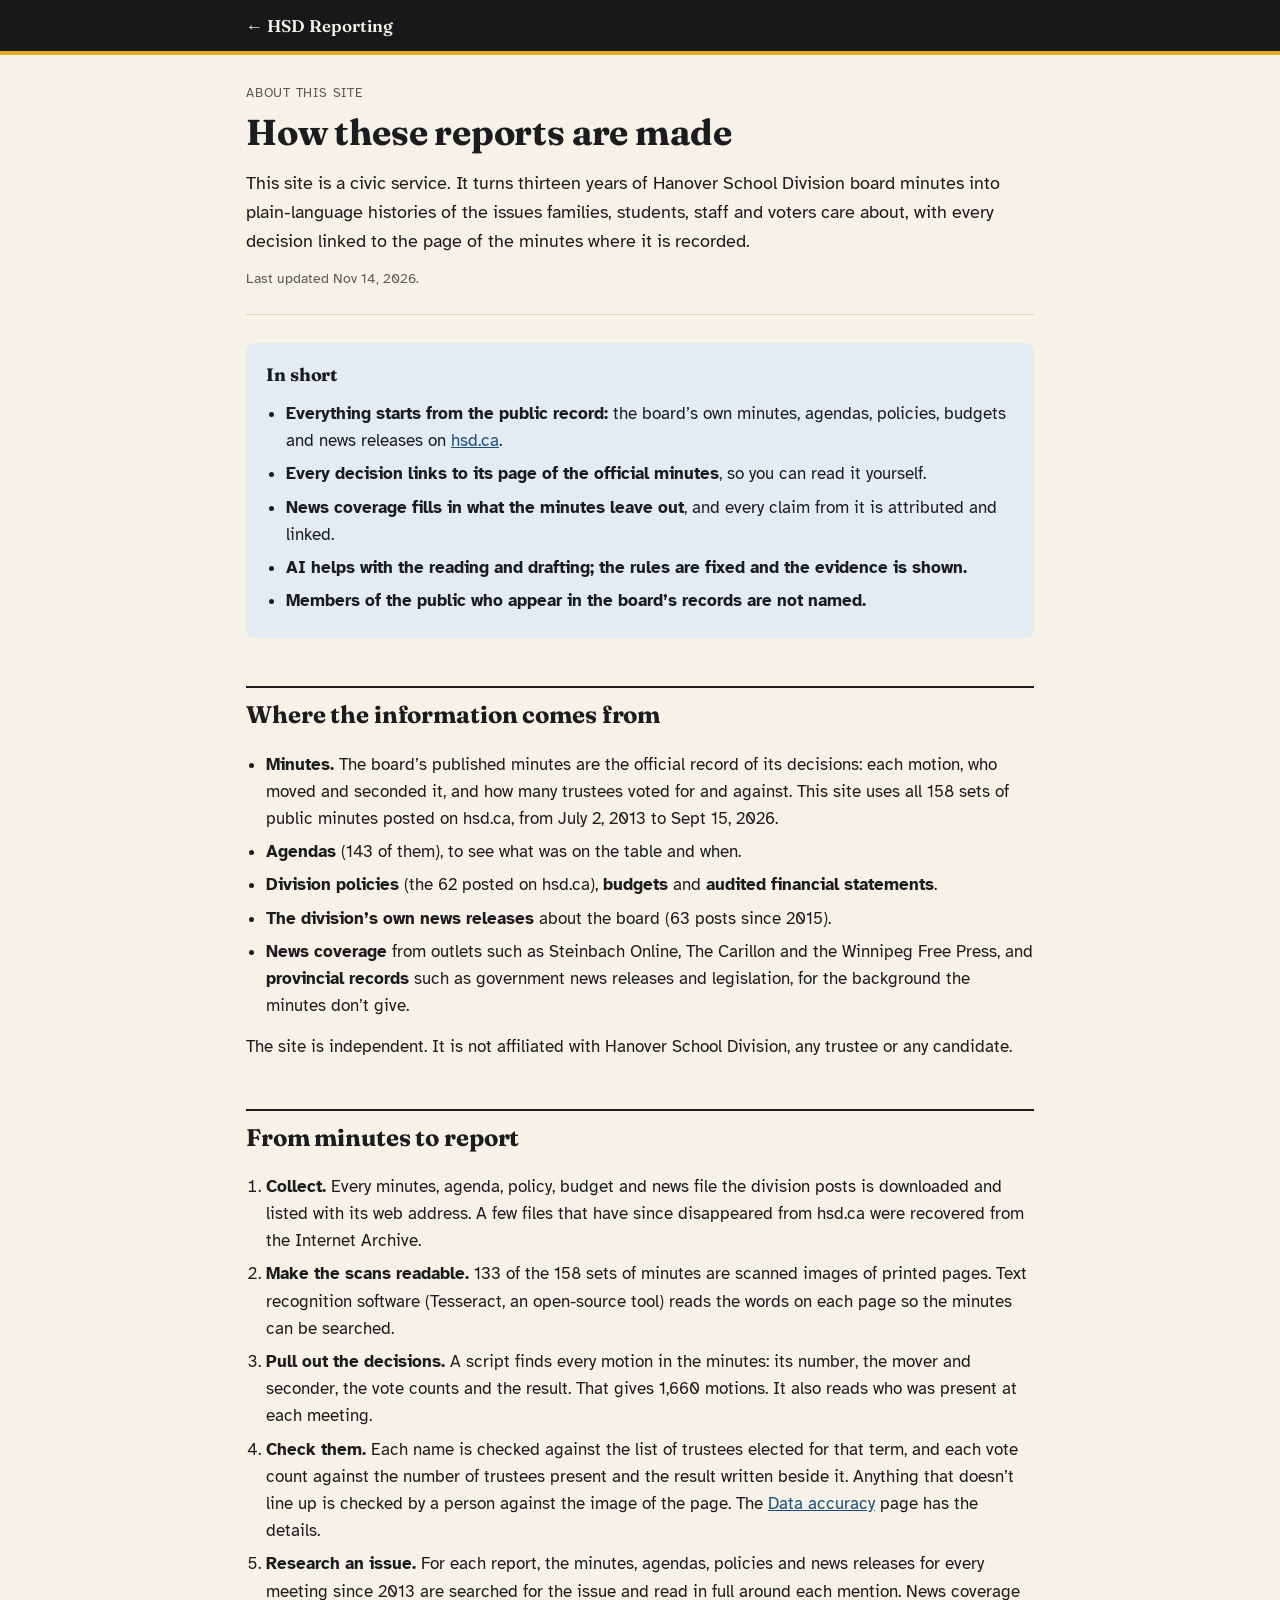
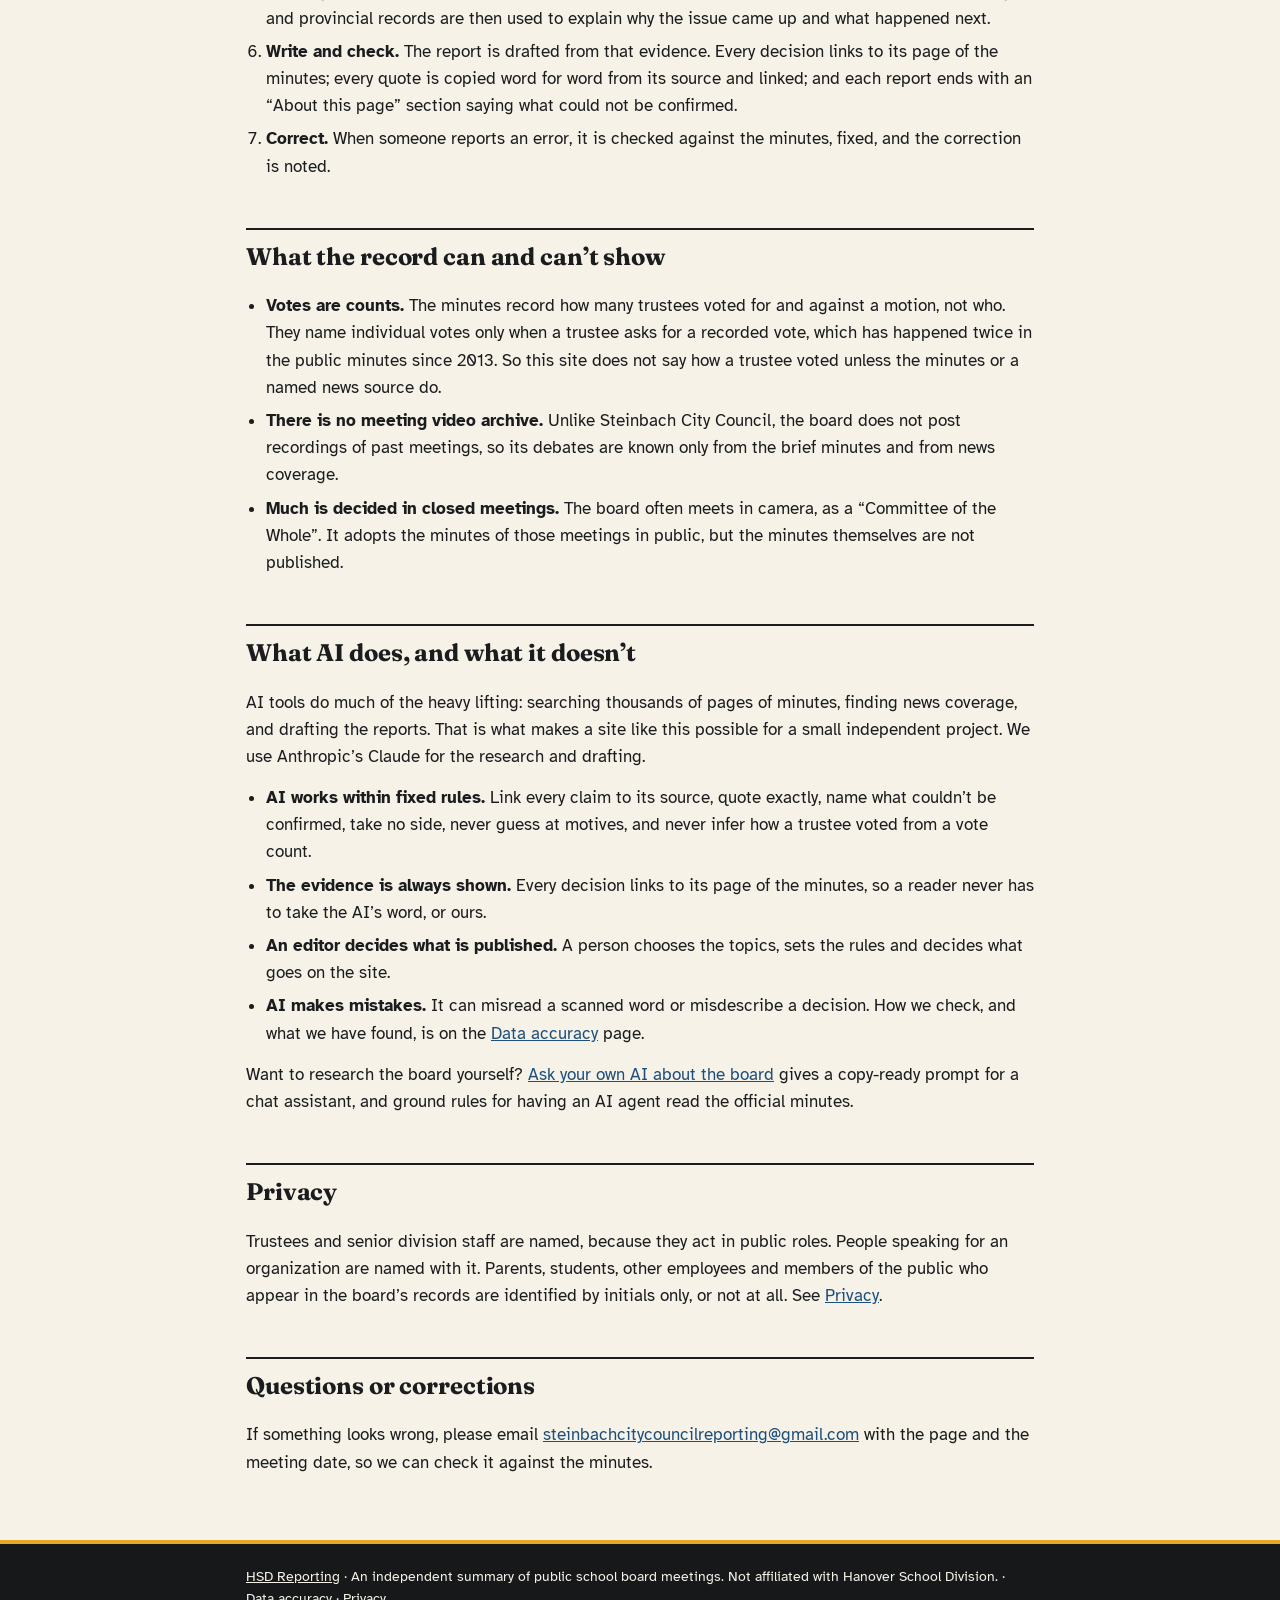
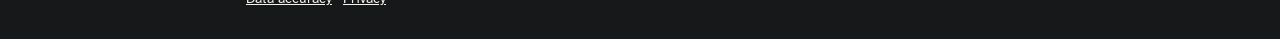
<file: how-its-made/index.html>
<!doctype html>
<html lang="en">
<head>
<meta charset="utf-8">
<meta name="viewport" content="width=device-width, initial-scale=1">
<link rel="icon" href="data:image/svg+xml,%3Csvg xmlns='http://www.w3.org/2000/svg' viewBox='0 0 32 32'%3E%3Crect width='32' height='32' rx='6' fill='%231f5f8b'/%3E%3Ctext x='16' y='23' font-size='19' text-anchor='middle' fill='white' font-family='Arial' font-weight='700'%3EH%3C/text%3E%3C/svg%3E">
<title>How These Reports Are Made | HSD Reporting</title>
<meta name="description" content="Where HSD Reporting's information comes from, how the board's minutes are turned into reports, and what AI does and doesn't do.">
<meta property="og:type" content="article">
<meta property="og:title" content="How these reports are made | HSD Reporting">
<meta property="og:description" content="Where HSD Reporting's information comes from, how the board's minutes are turned into reports, and what AI does and doesn't do.">
<link rel="stylesheet" href="../assets/css/style.css">
</head>
<body>
<main>

<p class="sitebar"><a href="../">&larr; HSD Reporting</a></p>

<header class="page">
  <p class="eyebrow">About this site</p>
  <h1>How these reports are made</h1>
  <p class="lede">This site is a civic service. It turns thirteen years of Hanover School Division board minutes into plain-language histories of the issues families, students, staff and voters care about, with every decision linked to the page of the minutes where it is recorded.</p>
  <p class="meta">Last updated Nov 14, 2026.</p>
</header>

<section class="callout">
  <h2>In short</h2>
  <ul>
    <li><strong>Everything starts from the public record:</strong> the board&rsquo;s own minutes, agendas, policies, budgets and news releases on <a href="https://hsd.ca/governance/agendas-minutes/">hsd.ca</a>.</li>
    <li><strong>Every decision links to its page of the official minutes</strong>, so you can read it yourself.</li>
    <li><strong>News coverage fills in what the minutes leave out</strong>, and every claim from it is attributed and linked.</li>
    <li><strong>AI helps with the reading and drafting; the rules are fixed and the evidence is shown.</strong></li>
    <li><strong>Members of the public who appear in the board&rsquo;s records are not named.</strong></li>
  </ul>
</section>

<section>
  <h2>Where the information comes from</h2>
  <ul>
    <li><strong>Minutes.</strong> The board&rsquo;s published minutes are the official record of its decisions: each motion, who moved and seconded it, and how many trustees voted for and against. This site uses all 158 sets of public minutes posted on hsd.ca, from July 2, 2013 to Sept 15, 2026.</li>
    <li><strong>Agendas</strong> (143 of them), to see what was on the table and when.</li>
    <li><strong>Division policies</strong> (the 62 posted on hsd.ca), <strong>budgets</strong> and <strong>audited financial statements</strong>.</li>
    <li><strong>The division&rsquo;s own news releases</strong> about the board (63 posts since 2015).</li>
    <li><strong>News coverage</strong> from outlets such as Steinbach Online, The Carillon and the Winnipeg Free Press, and <strong>provincial records</strong> such as government news releases and legislation, for the background the minutes don&rsquo;t give.</li>
  </ul>
  <p>The site is independent. It is not affiliated with Hanover School Division, any trustee or any candidate.</p>
</section>

<section>
  <h2>From minutes to report</h2>
  <ol>
    <li><strong>Collect.</strong> Every minutes, agenda, policy, budget and news file the division posts is downloaded and listed with its web address. A few files that have since disappeared from hsd.ca were recovered from the Internet Archive.</li>
    <li><strong>Make the scans readable.</strong> 133 of the 158 sets of minutes are scanned images of printed pages. Text recognition software (Tesseract, an open-source tool) reads the words on each page so the minutes can be searched.</li>
    <li><strong>Pull out the decisions.</strong> A script finds every motion in the minutes: its number, the mover and seconder, the vote counts and the result. That gives 1,660 motions. It also reads who was present at each meeting.</li>
    <li><strong>Check them.</strong> Each name is checked against the list of trustees elected for that term, and each vote count against the number of trustees present and the result written beside it. Anything that doesn&rsquo;t line up is checked by a person against the image of the page. The <a href="../data-accuracy/">Data accuracy</a> page has the details.</li>
    <li><strong>Research an issue.</strong> For each report, the minutes, agendas, policies and news releases for every meeting since 2013 are searched for the issue and read in full around each mention. News coverage and provincial records are then used to explain why the issue came up and what happened next.</li>
    <li><strong>Write and check.</strong> The report is drafted from that evidence. Every decision links to its page of the minutes; every quote is copied word for word from its source and linked; and each report ends with an &ldquo;About this page&rdquo; section saying what could not be confirmed.</li>
    <li><strong>Correct.</strong> When someone reports an error, it is checked against the minutes, fixed, and the correction is noted.</li>
  </ol>
</section>

<section>
  <h2>What the record can and can&rsquo;t show</h2>
  <ul>
    <li><strong>Votes are counts.</strong> The minutes record how many trustees voted for and against a motion, not who. They name individual votes only when a trustee asks for a recorded vote, which has happened twice in the public minutes since 2013. So this site does not say how a trustee voted unless the minutes or a named news source do.</li>
    <li><strong>There is no meeting video archive.</strong> Unlike Steinbach City Council, the board does not post recordings of past meetings, so its debates are known only from the brief minutes and from news coverage.</li>
    <li><strong>Much is decided in closed meetings.</strong> The board often meets in camera, as a &ldquo;Committee of the Whole&rdquo;. It adopts the minutes of those meetings in public, but the minutes themselves are not published.</li>
  </ul>
</section>

<section>
  <h2>What AI does, and what it doesn&rsquo;t</h2>
  <p>AI tools do much of the heavy lifting: searching thousands of pages of minutes, finding news coverage, and drafting the reports. That is what makes a site like this possible for a small independent project. We use Anthropic&rsquo;s Claude for the research and drafting.</p>
  <ul>
    <li><strong>AI works within fixed rules.</strong> Link every claim to its source, quote exactly, name what couldn&rsquo;t be confirmed, take no side, never guess at motives, and never infer how a trustee voted from a vote count.</li>
    <li><strong>The evidence is always shown.</strong> Every decision links to its page of the minutes, so a reader never has to take the AI&rsquo;s word, or ours.</li>
    <li><strong>An editor decides what is published.</strong> A person chooses the topics, sets the rules and decides what goes on the site.</li>
    <li><strong>AI makes mistakes.</strong> It can misread a scanned word or misdescribe a decision. How we check, and what we have found, is on the <a href="../data-accuracy/">Data accuracy</a> page.</li>
  </ul>
  <p>Want to research the board yourself? <a href="../ask-your-ai/">Ask your own AI about the board</a> gives a copy-ready prompt for a chat assistant, and ground rules for having an AI agent read the official minutes.</p>
</section>

<section>
  <h2>Privacy</h2>
  <p>Trustees and senior division staff are named, because they act in public roles. People speaking for an organization are named with it. Parents, students, other employees and members of the public who appear in the board&rsquo;s records are identified by initials only, or not at all. See <a href="../privacy/">Privacy</a>.</p>
</section>

<section>
  <h2>Questions or corrections</h2>
  <p>If something looks wrong, please email <a href="mailto:steinbachcitycouncilreporting@gmail.com">steinbachcitycouncilreporting@gmail.com</a> with the page and the meeting date, so we can check it against the minutes.</p>
</section>

<footer class="site">
  <p><a href="../">HSD Reporting</a> &middot; An independent summary of public school board meetings. Not affiliated with Hanover School Division. &middot; <a href="../data-accuracy/">Data accuracy</a> &middot; <a href="../privacy/">Privacy</a></p>
</footer>

</main>
</body>
</html>
</file>
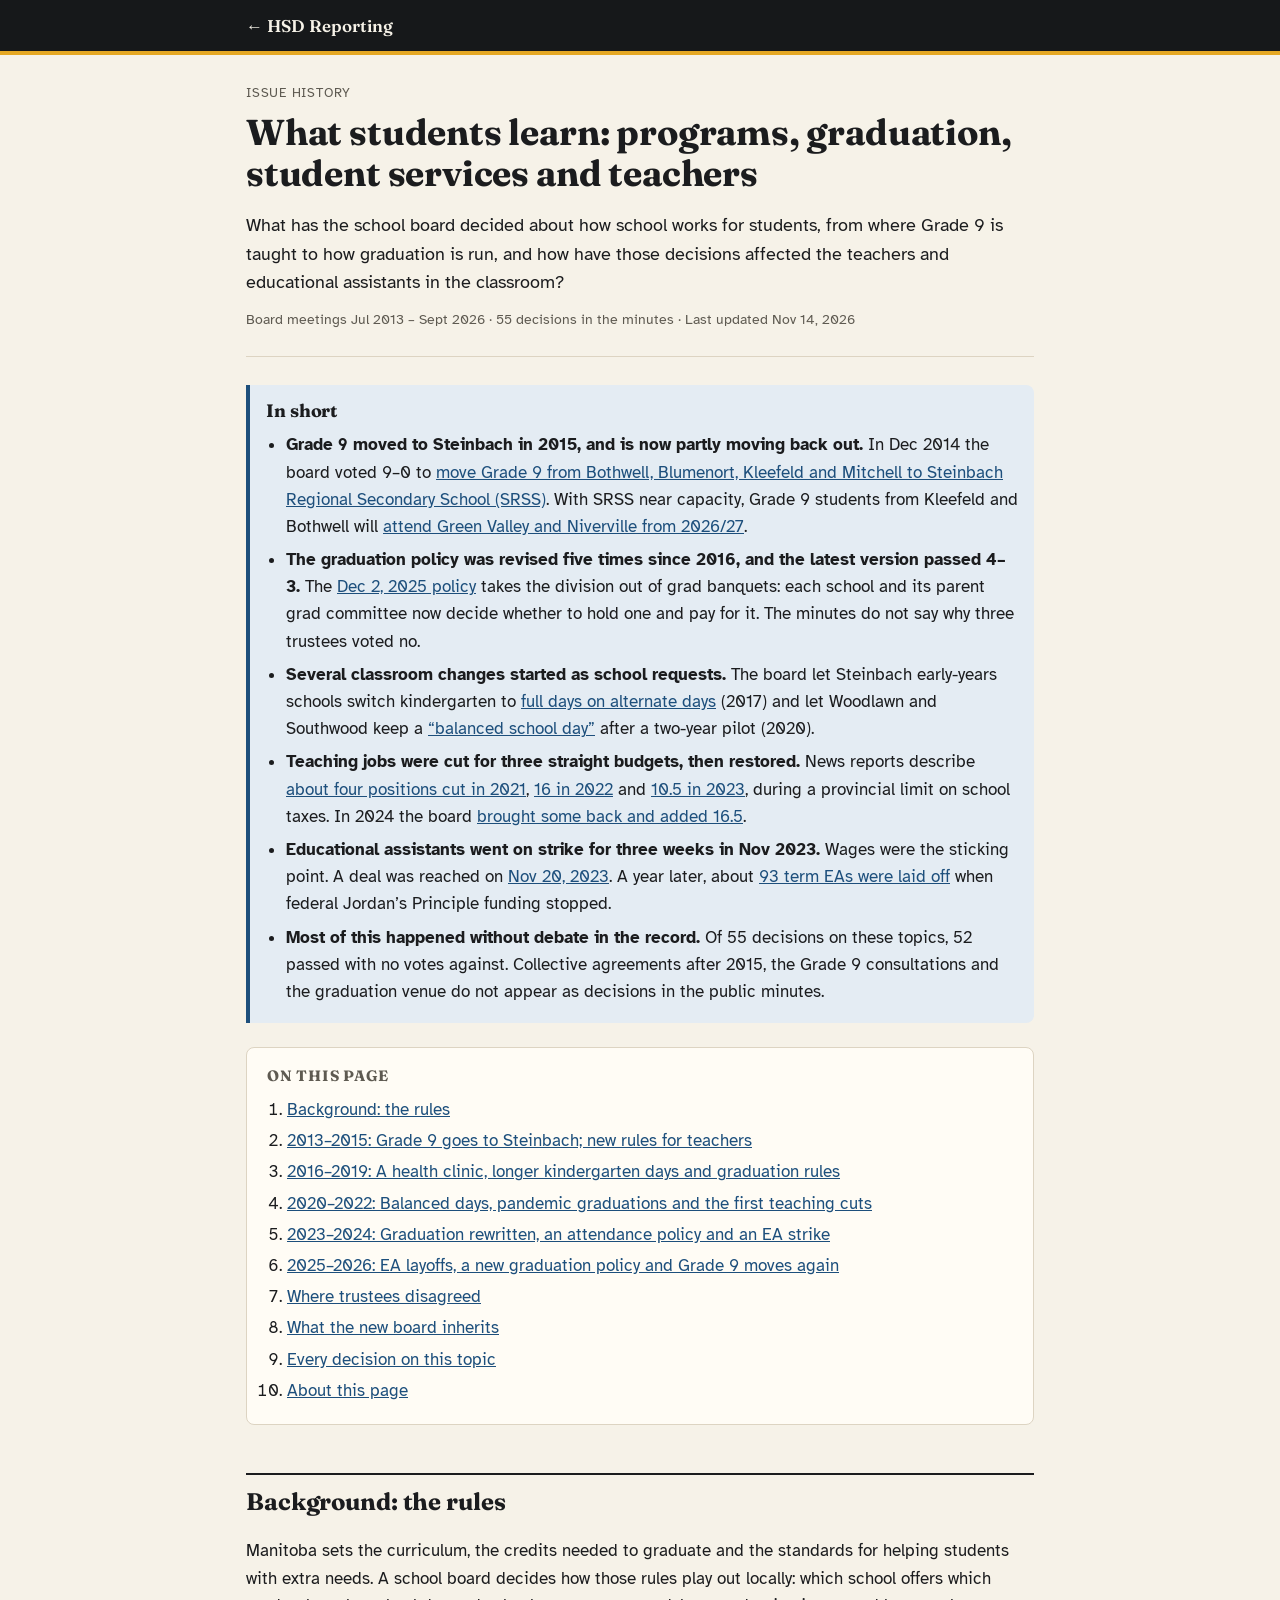
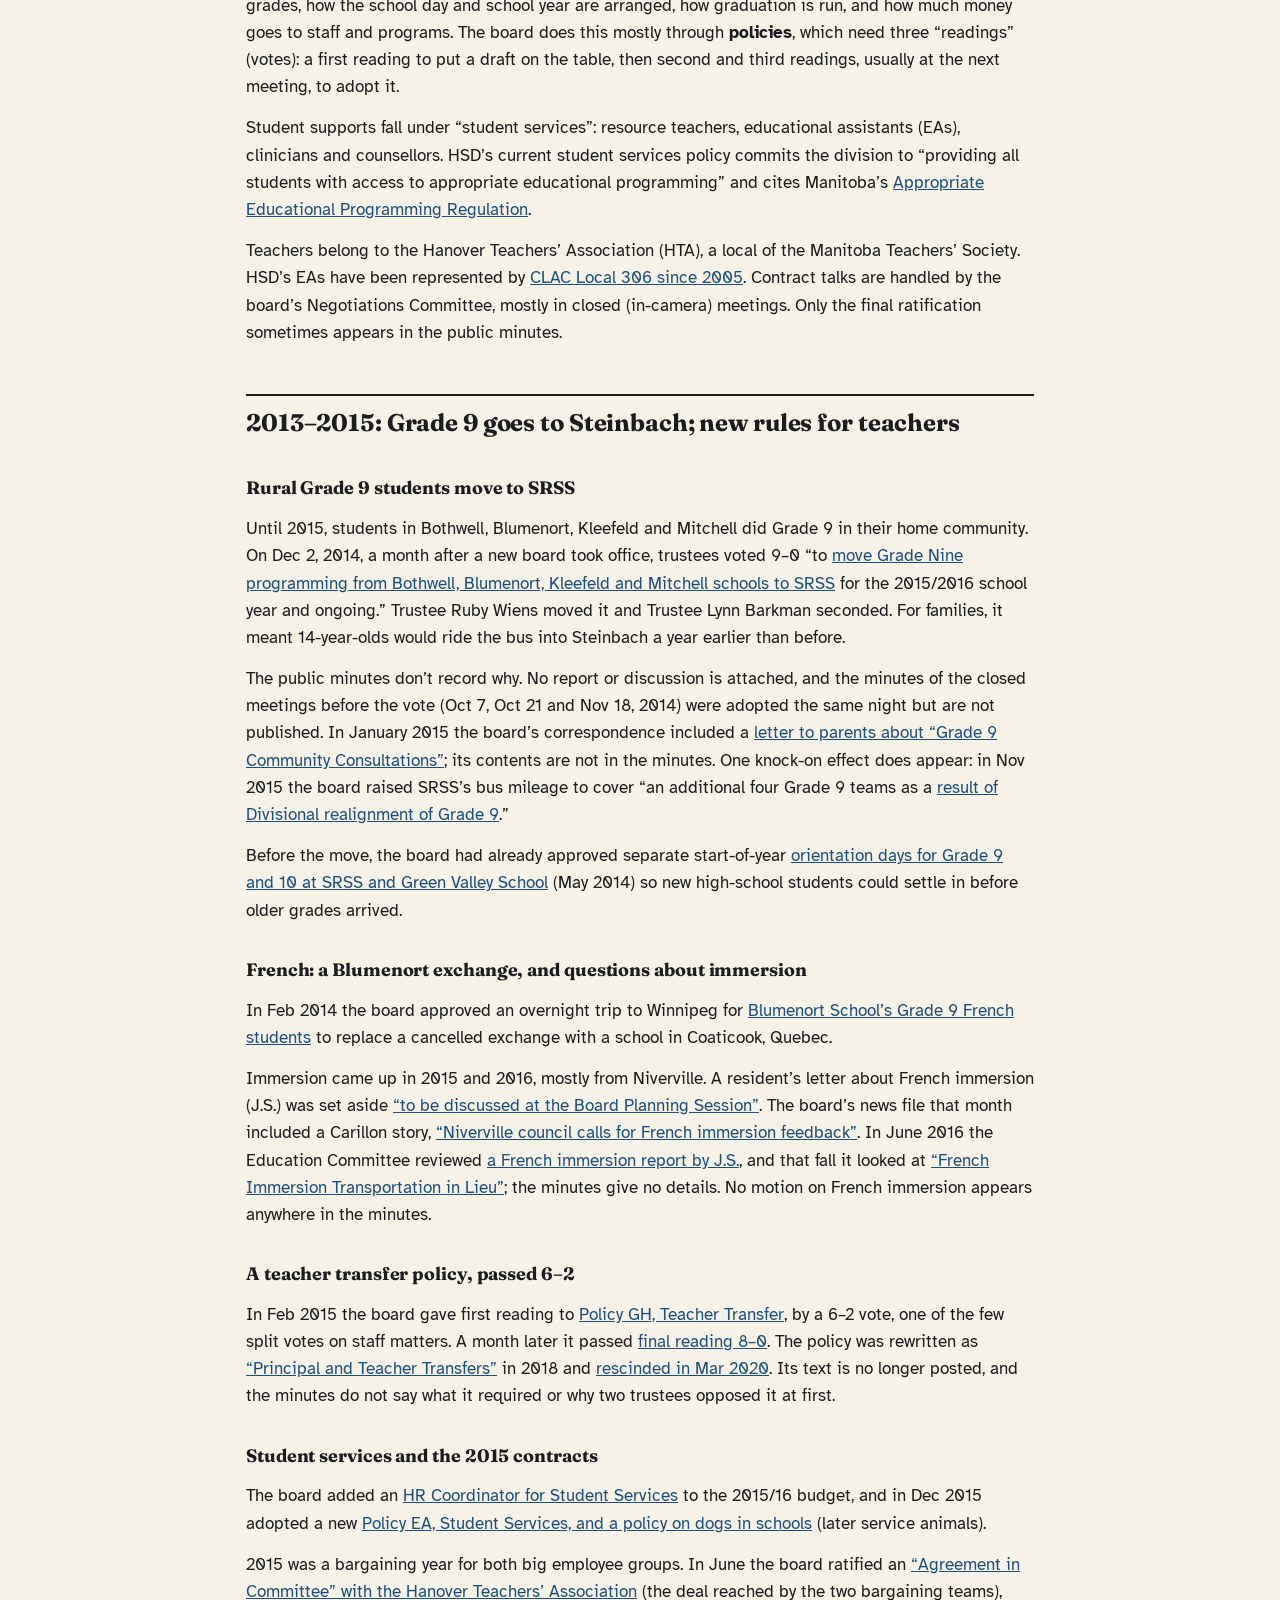
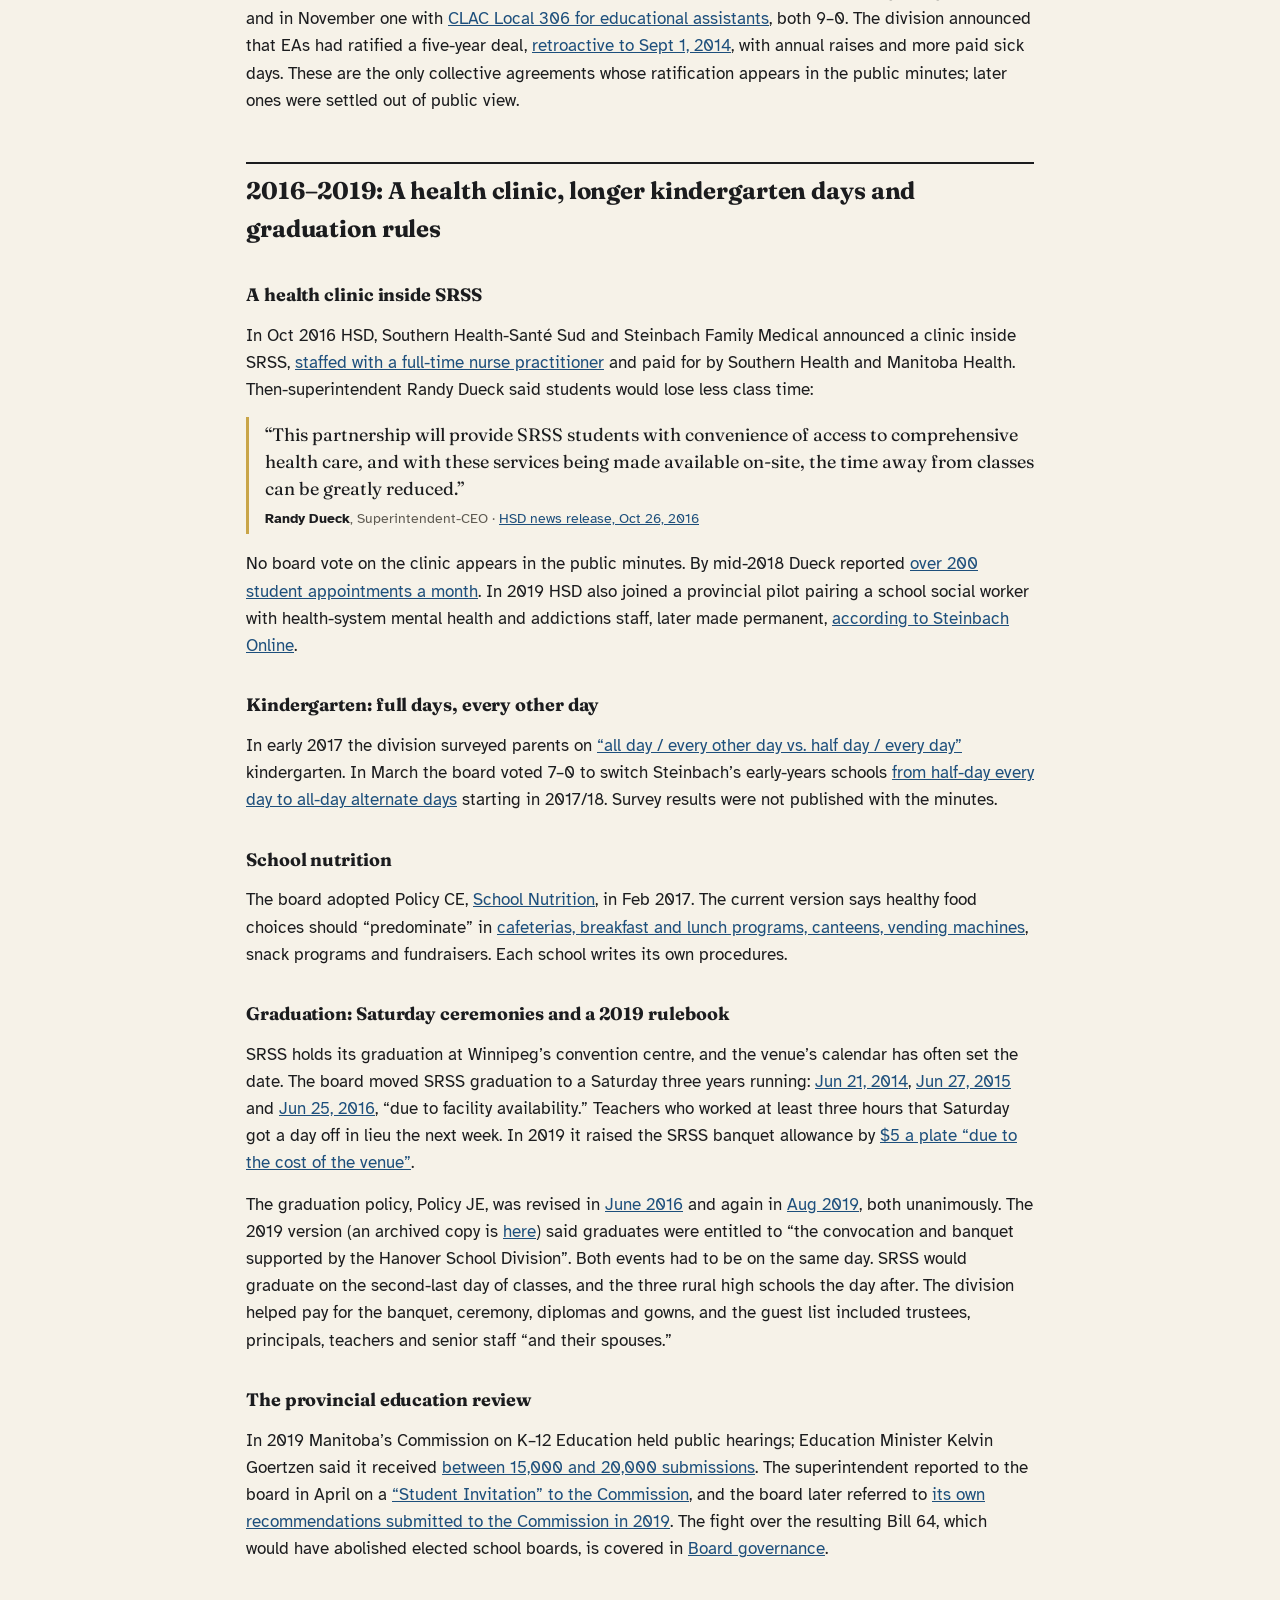
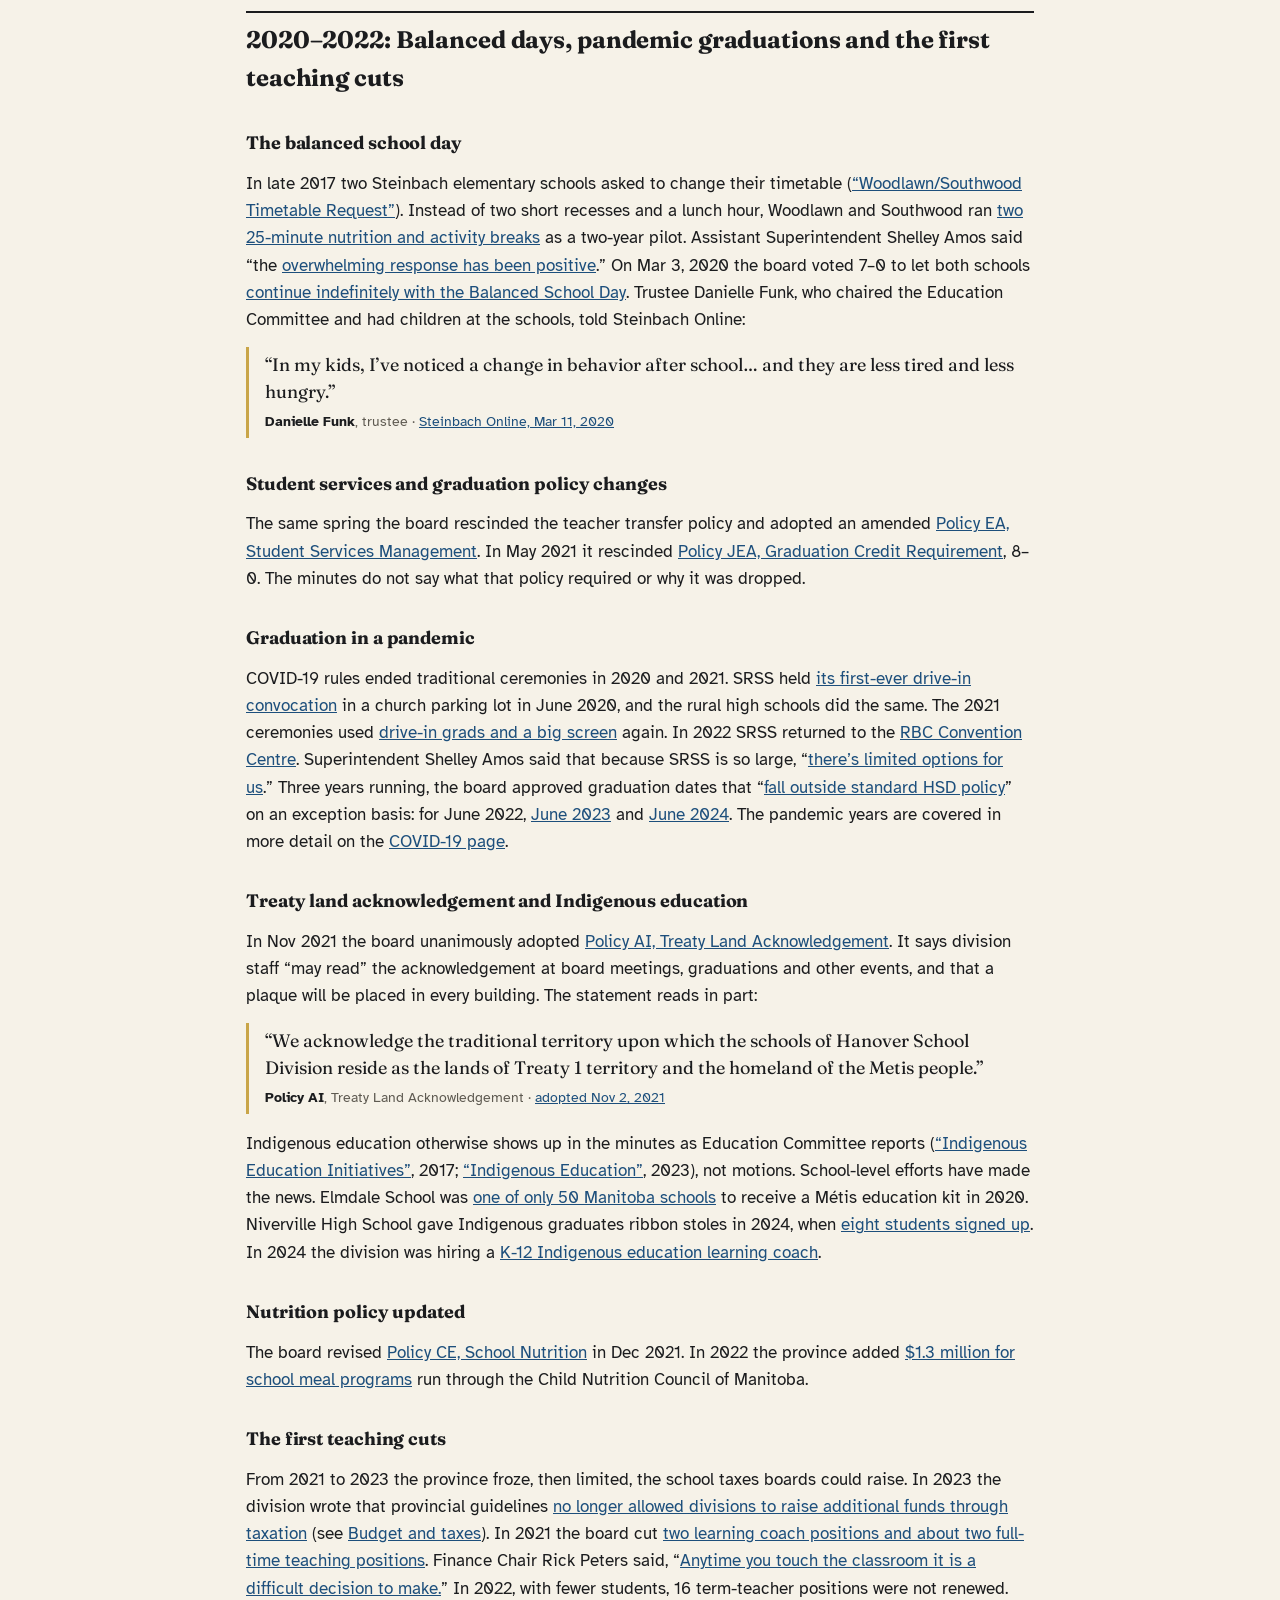
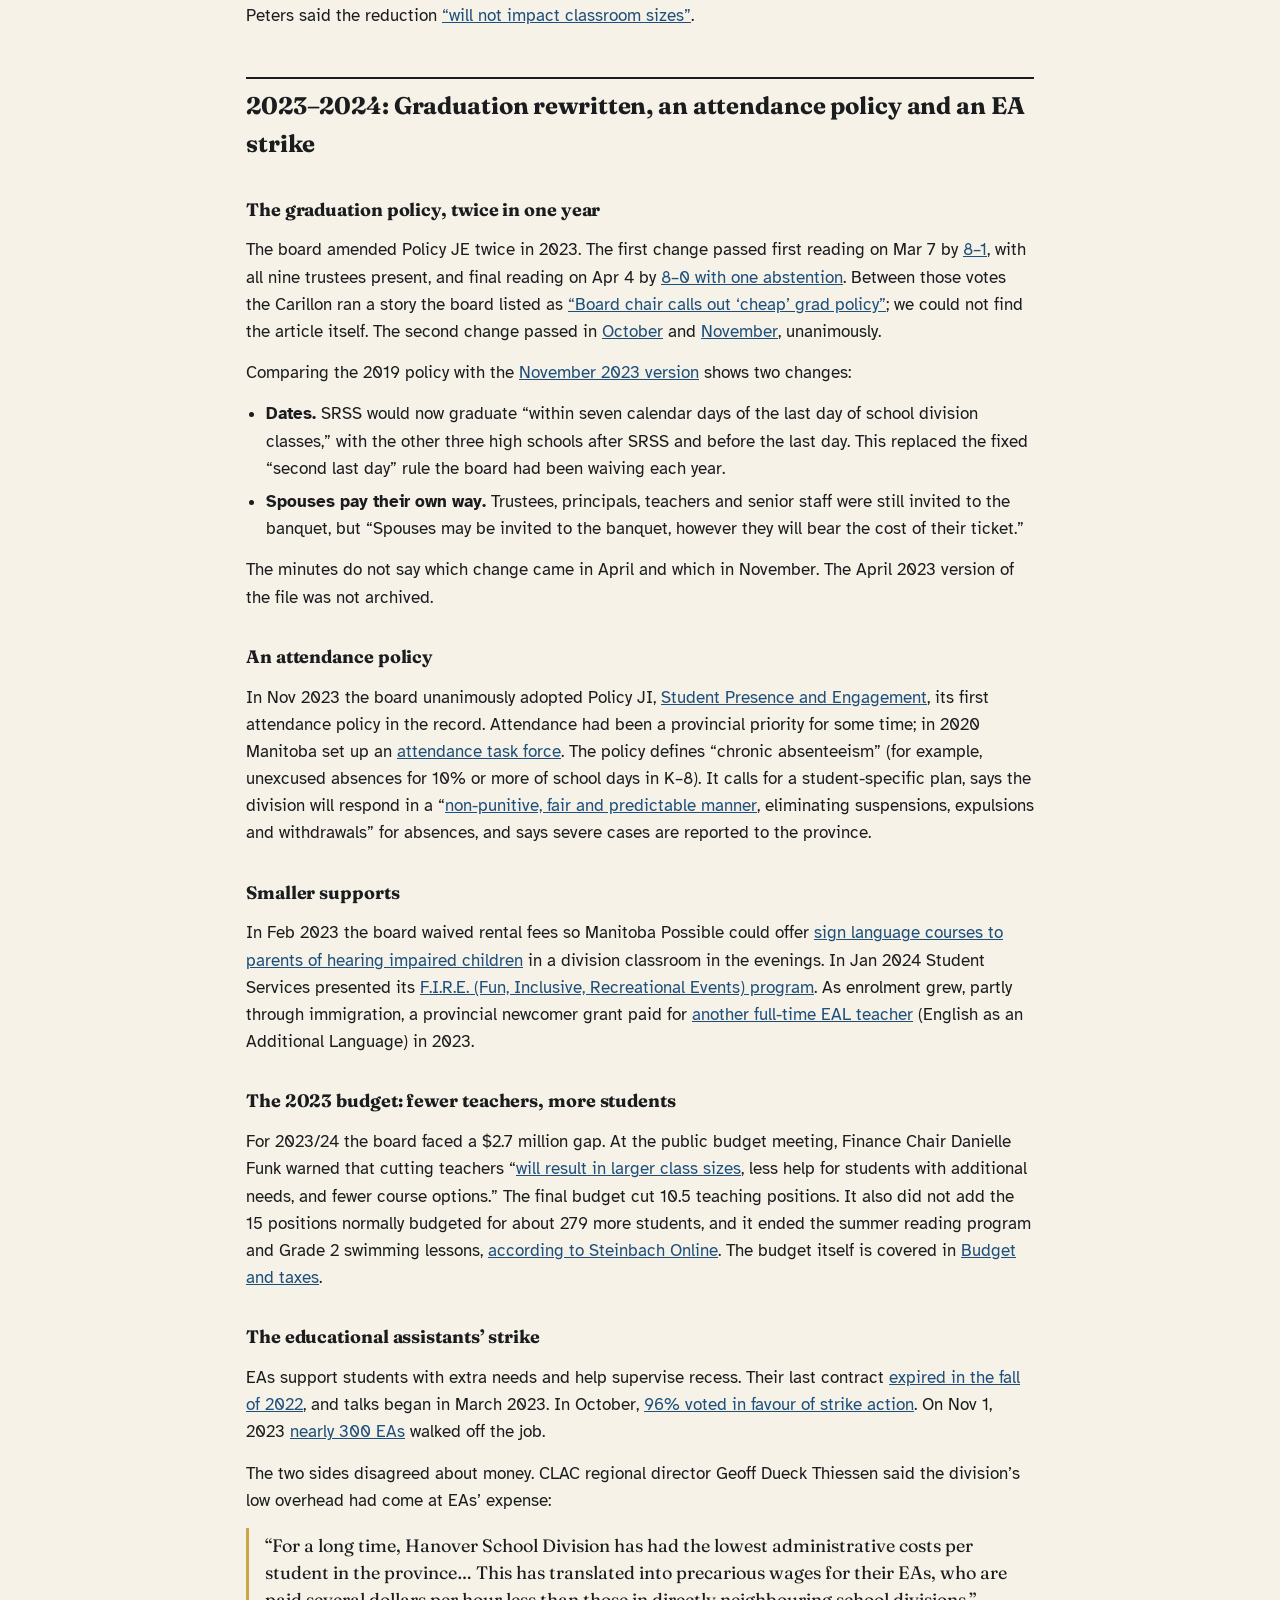
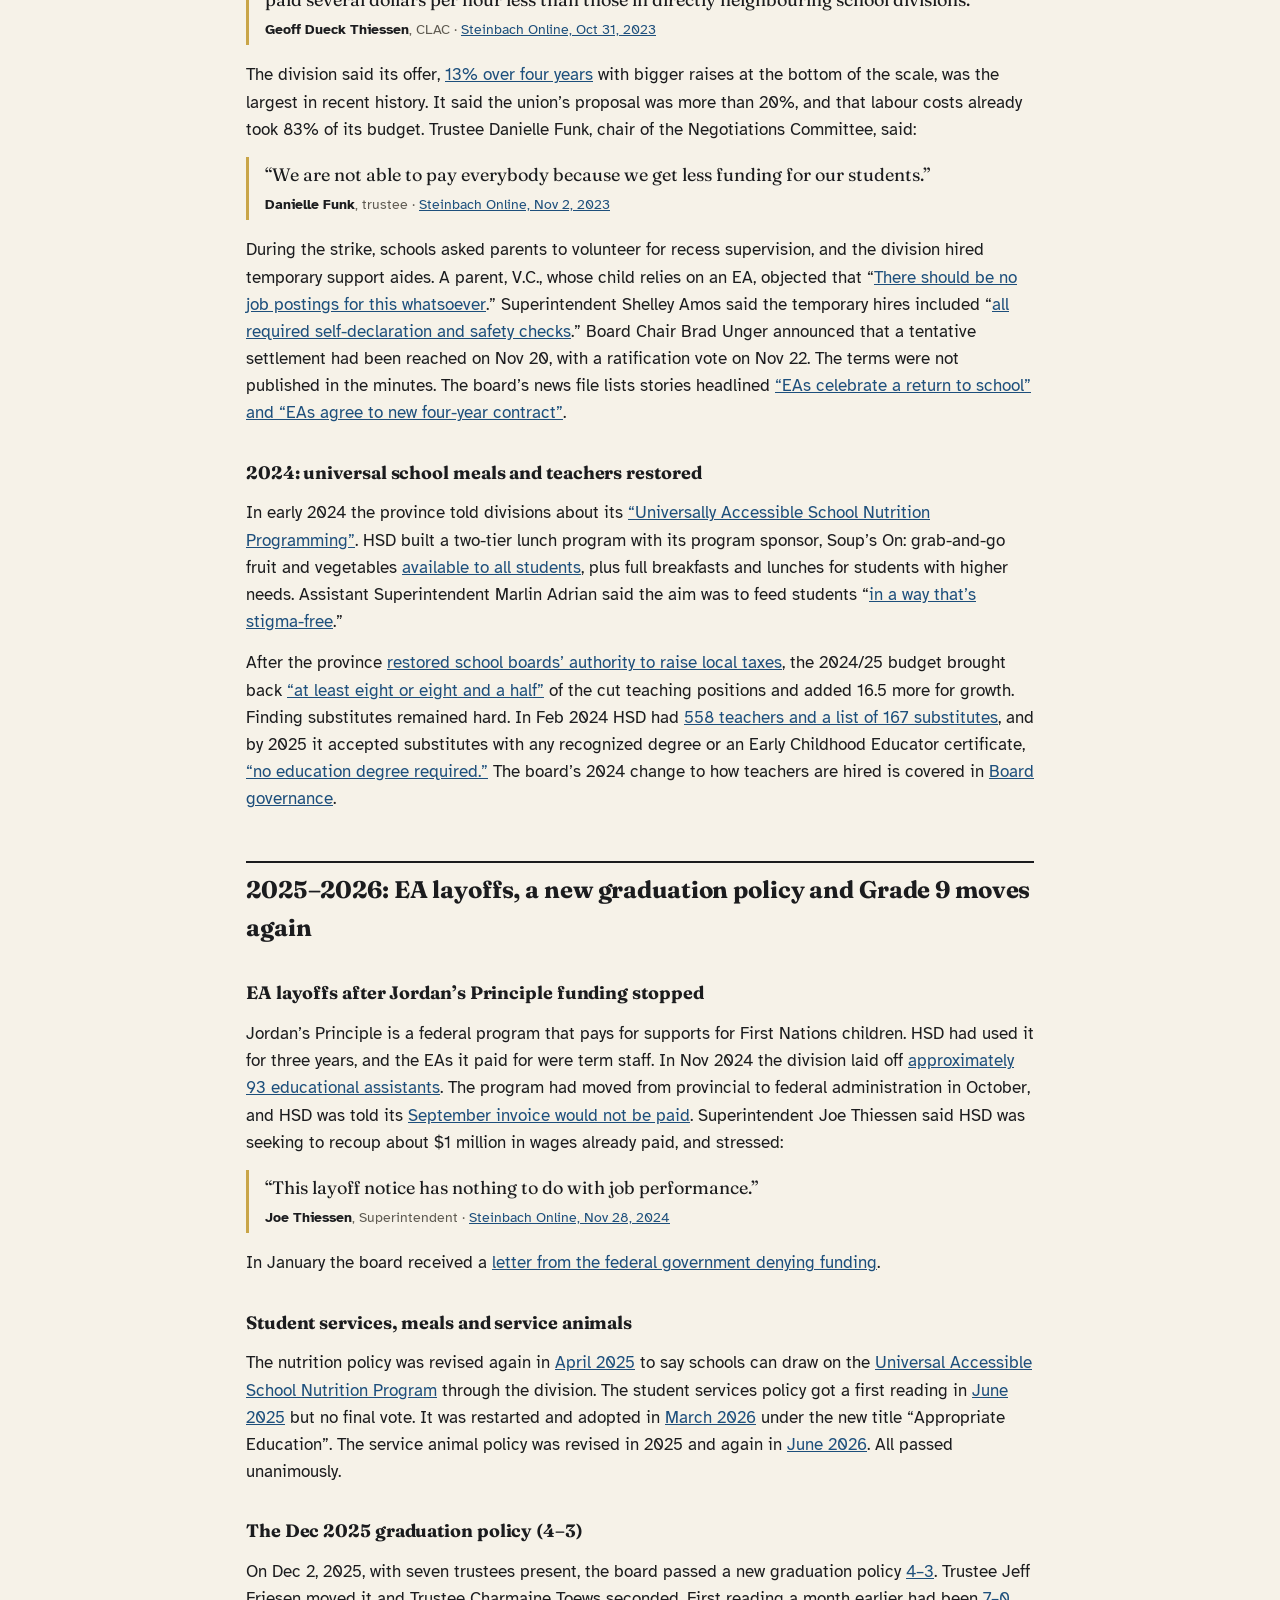
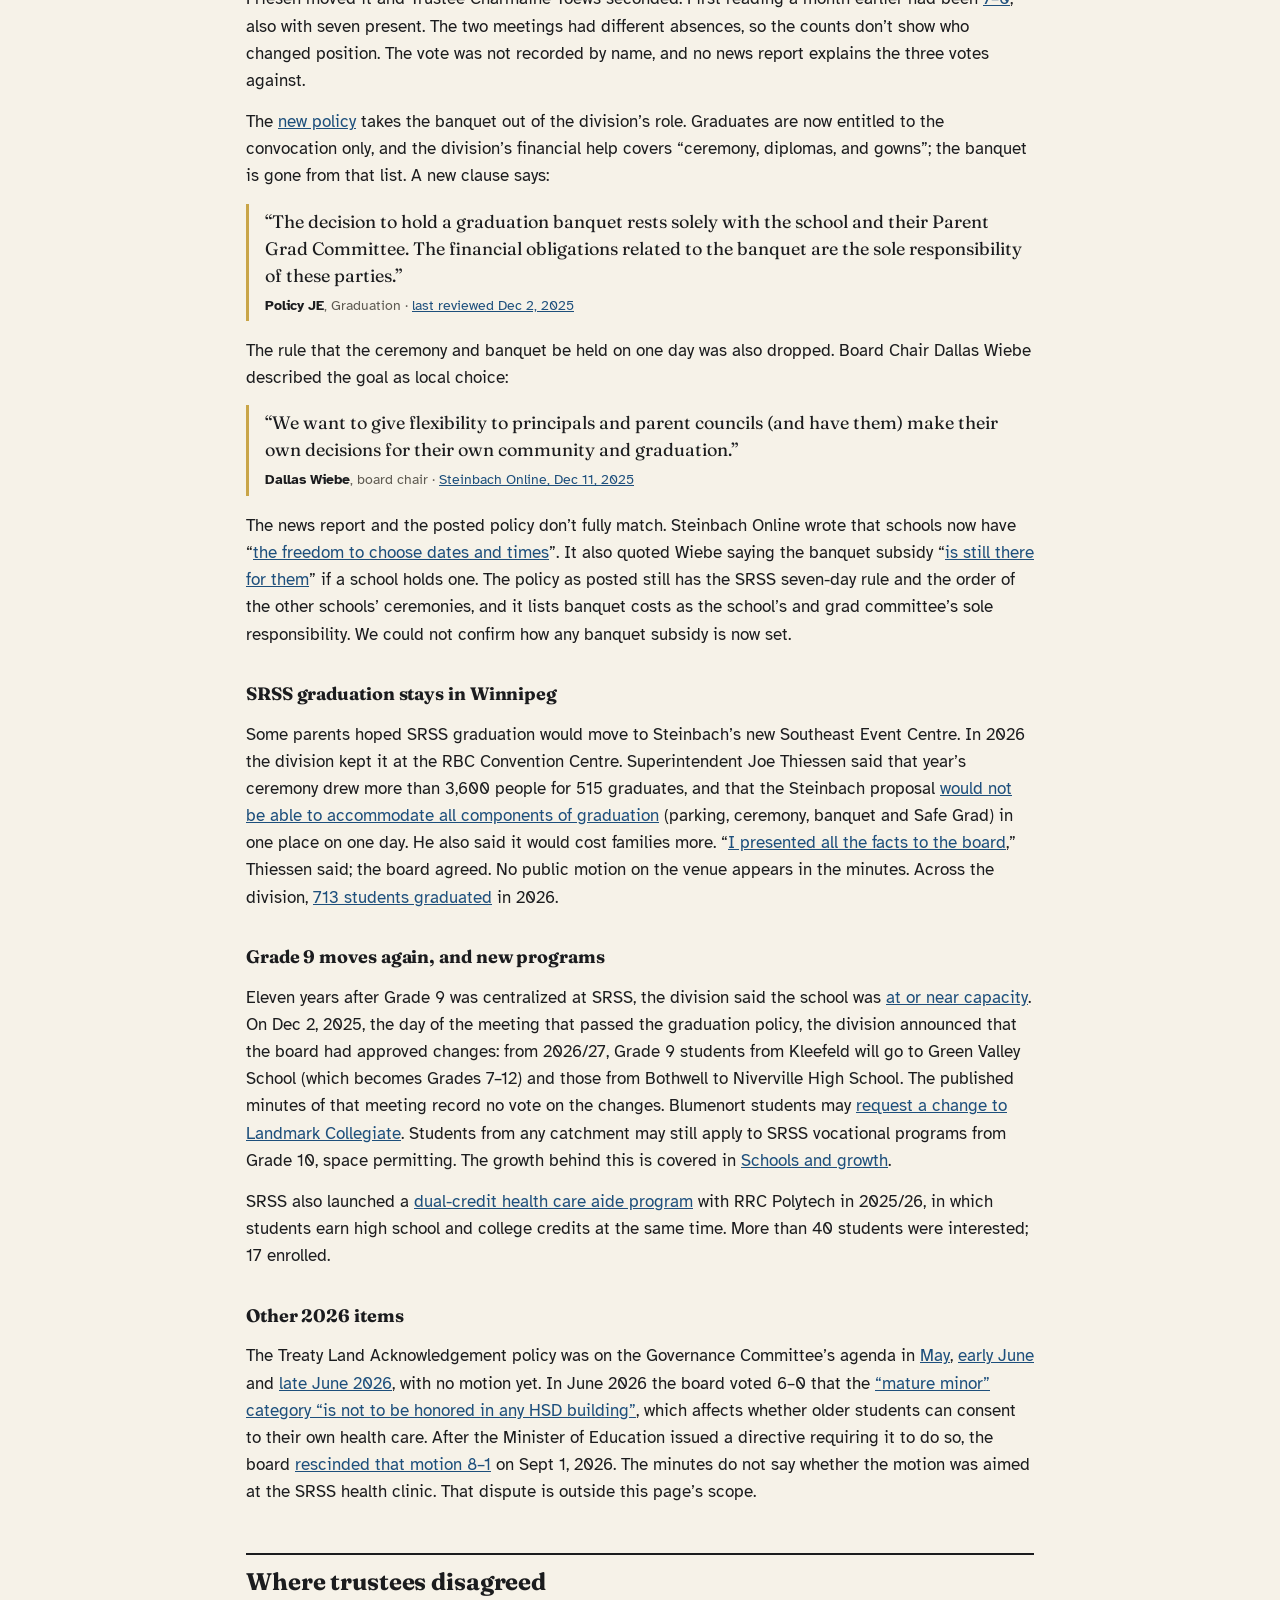
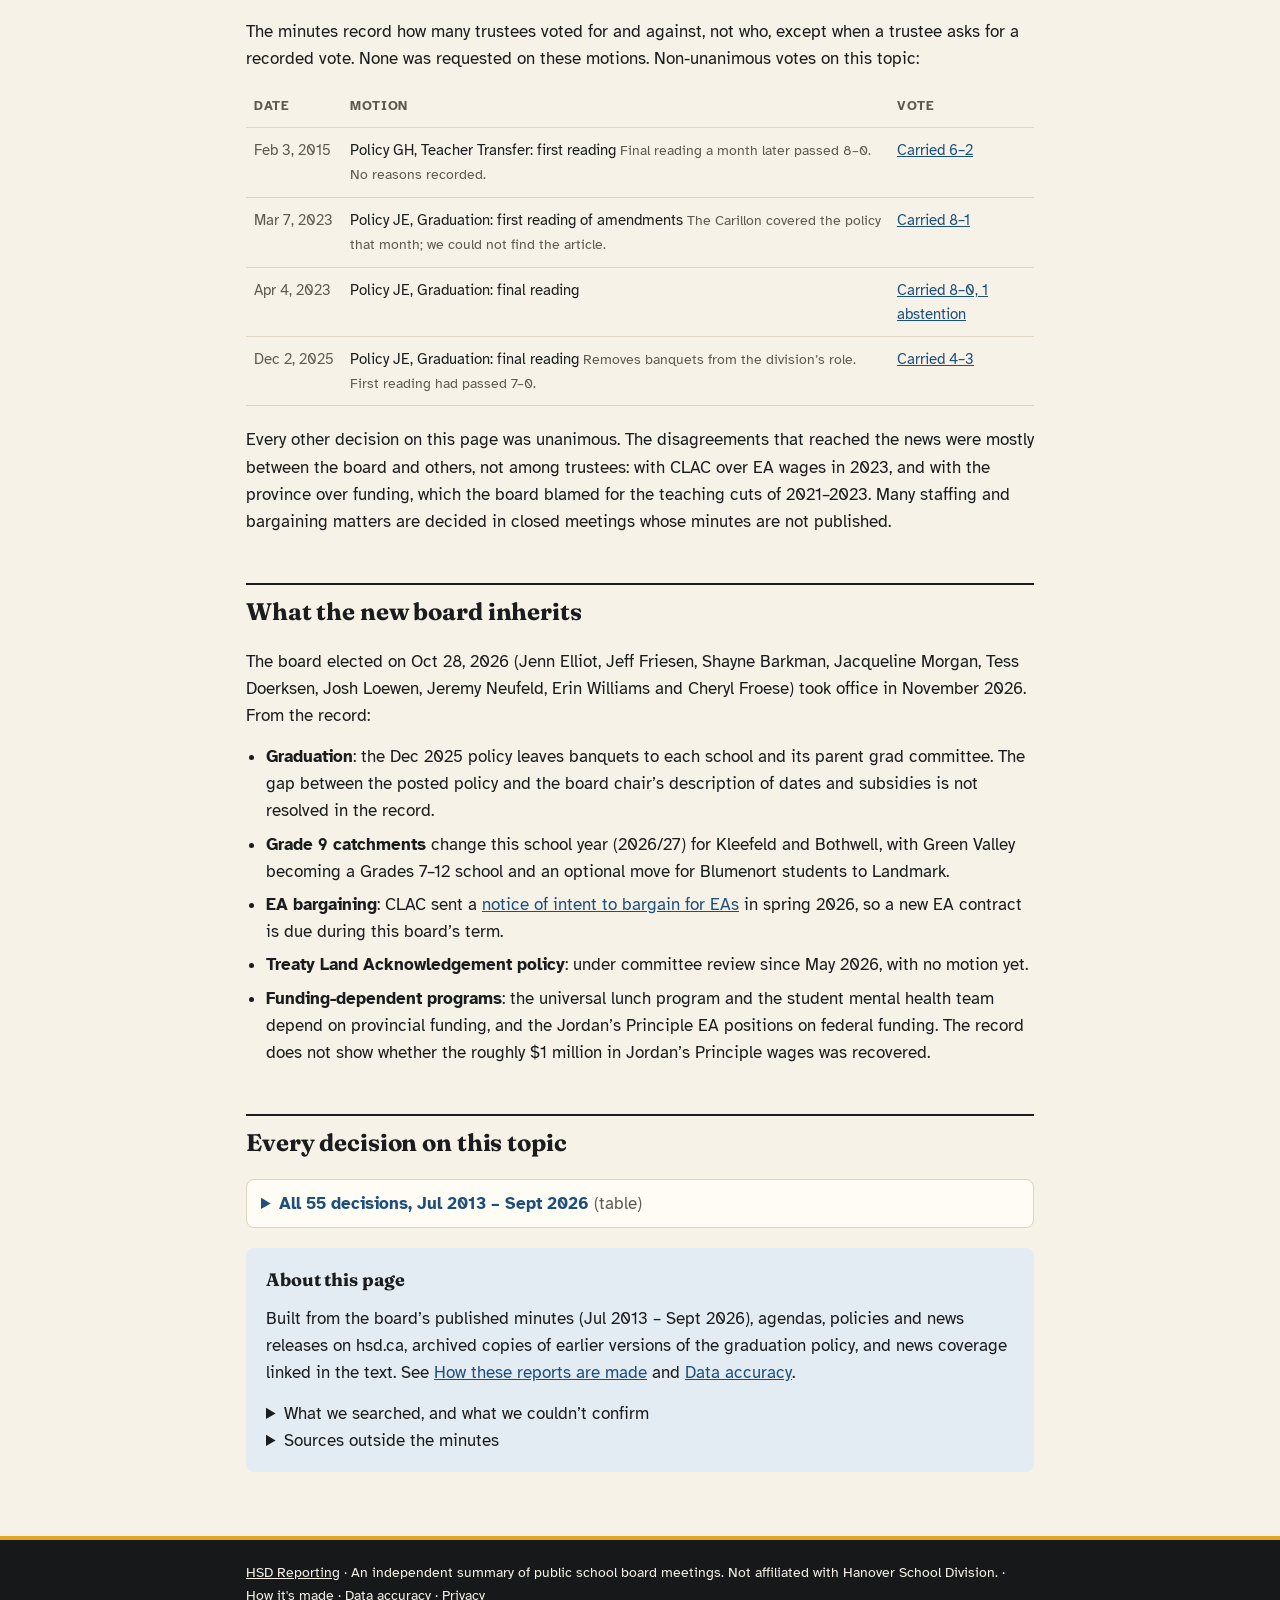
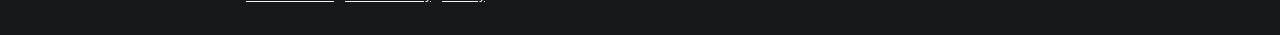
<file: learning-programs/index.html>
<!doctype html>
<html lang="en">
<head>
<meta charset="utf-8">
<meta name="viewport" content="width=device-width, initial-scale=1">
<link rel="icon" href="data:image/svg+xml,%3Csvg xmlns='http://www.w3.org/2000/svg' viewBox='0 0 32 32'%3E%3Crect width='32' height='32' rx='6' fill='%231f5f8b'/%3E%3Ctext x='16' y='23' font-size='19' text-anchor='middle' fill='white' font-family='Arial' font-weight='700'%3EH%3C/text%3E%3C/svg%3E">
<title>Programs, Graduation and Staff | HSD Reporting</title>
<meta name="description" content="How the Hanover School Division board shaped what happens in classrooms from 2013 to 2026: Grade 9 moving to Steinbach, kindergarten and school-day schedules, graduation rules, attendance, student services, school meals, Treaty acknowledgement, and the teachers and educational assistants who do the work.">
<meta property="og:type" content="article">
<meta property="og:title" content="What students learn: programs, graduation, student services and teachers">
<meta property="og:description" content="How the Hanover School Division board shaped what happens in classrooms from 2013 to 2026: Grade 9 moving to Steinbach, kindergarten and school-day schedules, graduation rules, attendance, student services, school meals, Treaty acknowledgement, and the teachers and educational assistants who do the work.">
<link rel="stylesheet" href="../assets/css/style.css">
<link rel="stylesheet" href="../assets/css/report.css">
</head>
<body>
<main>

<p class="sitebar"><a href="../">&larr; HSD Reporting</a></p>

<header class="page">
  <p class="eyebrow">Issue history</p>
  <h1>What students learn: programs, graduation, student services and teachers</h1>
  <p class="lede">What has the school board decided about how school works for students, from where Grade 9 is taught to how graduation is run, and how have those decisions affected the teachers and educational assistants in the classroom?</p>
  <p class="meta">Board meetings Jul 2013 &ndash; Sept 2026 &middot; 55 decisions in the minutes &middot; Last updated Nov 14, 2026</p>
</header>

<section class="inshort" aria-labelledby="inshort-h">
  <h2 id="inshort-h">In short</h2>
  <ul>
    <li><strong>Grade 9 moved to Steinbach in 2015, and is now partly moving back out.</strong> In Dec 2014 the board voted 9&ndash;0 to <a href="https://hsd.ca/wp-content/uploads/2015/07/Board-Meeting-Minutes-December-2-2014.pdf#page=2">move Grade 9 from Bothwell, Blumenort, Kleefeld and Mitchell to Steinbach Regional Secondary School (SRSS)</a>. With SRSS near capacity, Grade 9 students from Kleefeld and Bothwell will <a href="https://hsd.ca/2025/12/02/board-of-trustees-announces-catchment-changes/#:~:text=Grade%209%20students%20from%20the%20Kleefeld%20catchment">attend Green Valley and Niverville from 2026/27</a>.</li>
    <li><strong>The graduation policy was revised five times since 2016, and the latest version passed 4&ndash;3.</strong> The <a href="https://hsd.ca/wp-content/uploads/2026/01/Board-Meeting-Minutes-December-2-2025.pdf#page=4">Dec 2, 2025 policy</a> takes the division out of grad banquets: each school and its parent grad committee now decide whether to hold one and pay for it. The minutes do not say why three trustees voted no.</li>
    <li><strong>Several classroom changes started as school requests.</strong> The board let Steinbach early-years schools switch kindergarten to <a href="https://hsd.ca/wp-content/uploads/2015/07/Board-Meeting-Minutes-Mar-7-2017.pdf#page=1">full days on alternate days</a> (2017) and let Woodlawn and Southwood keep a <a href="https://hsd.ca/wp-content/uploads/2020/05/Board-Meeting-Minutes-Mar-3-2020.pdf#page=3">&ldquo;balanced school day&rdquo;</a> after a two-year pilot (2020).</li>
    <li><strong>Teaching jobs were cut for three straight budgets, then restored.</strong> News reports describe <a href="https://www.steinbachonline.com/articles/tight-budget-forces-hsd-board-to-cut-teaching-positions#:~:text=about%20four%20educator%20positions">about four positions cut in 2021</a>, <a href="https://www.steinbachonline.com/articles/hanover-cuts-16-teaching-positions-for-new-school-year#:~:text=reduction%20in%20teacher%20positions%20which%20was%2016">16 in 2022</a> and <a href="https://www.steinbachonline.com/articles/how-will-hanover-cut-teaching-positions-for-the-2023-24-school-year#:~:text=reducing%20the%20teaching%20pool%20by%2010.5">10.5 in 2023</a>, during a provincial limit on school taxes. In 2024 the board <a href="https://www.steinbachonline.com/articles/school-board-approves-tax-increase-and-more-teachers-for-hanover#:~:text=hiring%20an%20additional%2016.5%20teachers">brought some back and added 16.5</a>.</li>
    <li><strong>Educational assistants went on strike for three weeks in Nov 2023.</strong> Wages were the sticking point. A deal was reached on <a href="https://www.steinbachonline.com/articles/eas-and-school-division-reach-tentative-agreement#:~:text=reached%20a%20tentative%20settlement%20in%20collective%20bargaining">Nov 20, 2023</a>. A year later, about <a href="https://www.steinbachonline.com/articles/hanover-announces-ea-layoffs-due-to-funding-cut#:~:text=approximately%2093%20educational%20assistants">93 term EAs were laid off</a> when federal Jordan&rsquo;s Principle funding stopped.</li>
    <li><strong>Most of this happened without debate in the record.</strong> Of 55 decisions on these topics, 52 passed with no votes against. Collective agreements after 2015, the Grade 9 consultations and the graduation venue do not appear as decisions in the public minutes.</li>
  </ul>
</section>

<nav class="toc" aria-label="On this page">
  <h2>On this page</h2>
  <ol>
    <li><a href="#background">Background: the rules</a></li>
    <li><a href="#y2013">2013&ndash;2015: Grade 9 goes to Steinbach; new rules for teachers</a></li>
    <li><a href="#y2016">2016&ndash;2019: A health clinic, longer kindergarten days and graduation rules</a></li>
    <li><a href="#y2020">2020&ndash;2022: Balanced days, pandemic graduations and the first teaching cuts</a></li>
    <li><a href="#y2023">2023&ndash;2024: Graduation rewritten, an attendance policy and an EA strike</a></li>
    <li><a href="#y2025">2025&ndash;2026: EA layoffs, a new graduation policy and Grade 9 moves again</a></li>
    <li><a href="#split">Where trustees disagreed</a></li>
    <li><a href="#next">What the new board inherits</a></li>
    <li><a href="#all">Every decision on this topic</a></li>
    <li><a href="#about">About this page</a></li>
  </ol>
</nav>

<section id="background" aria-labelledby="background-h">
  <h2 id="background-h">Background: the rules</h2>
  <p>Manitoba sets the curriculum, the credits needed to graduate and the standards for helping students with extra needs. A school board decides how those rules play out locally: which school offers which grades, how the school day and school year are arranged, how graduation is run, and how much money goes to staff and programs. The board does this mostly through <strong>policies</strong>, which need three &ldquo;readings&rdquo; (votes): a first reading to put a draft on the table, then second and third readings, usually at the next meeting, to adopt it.</p>
  <p>Student supports fall under &ldquo;student services&rdquo;: resource teachers, educational assistants (EAs), clinicians and counsellors. HSD&rsquo;s current student services policy commits the division to &ldquo;providing all students with access to appropriate educational programming&rdquo; and cites Manitoba&rsquo;s <a href="https://hsd.ca/wp-content/uploads/2026/03/EA-Appropriate-Education.pdf#page=2">Appropriate Educational Programming Regulation</a>.</p>
  <p>Teachers belong to the Hanover Teachers&rsquo; Association (HTA), a local of the Manitoba Teachers&rsquo; Society. HSD&rsquo;s EAs have been represented by <a href="https://www.steinbachonline.com/articles/budget-constraints-cited-as-barrier-to-increasing-wages-for-educational-assistants-says-school-division#:~:text=has%20represented%20the%20EAs%20since%202005">CLAC Local 306 since 2005</a>. Contract talks are handled by the board&rsquo;s Negotiations Committee, mostly in closed (in-camera) meetings. Only the final ratification sometimes appears in the public minutes.</p>
</section>

<section id="y2013" aria-labelledby="y2013-h">
  <h2 id="y2013-h">2013&ndash;2015: Grade 9 goes to Steinbach; new rules for teachers</h2>

  <h3>Rural Grade 9 students move to SRSS</h3>
  <p>Until 2015, students in Bothwell, Blumenort, Kleefeld and Mitchell did Grade 9 in their home community. On Dec 2, 2014, a month after a new board took office, trustees voted 9&ndash;0 &ldquo;to <a href="https://hsd.ca/wp-content/uploads/2015/07/Board-Meeting-Minutes-December-2-2014.pdf#page=2">move Grade Nine programming from Bothwell, Blumenort, Kleefeld and Mitchell schools to SRSS</a> for the 2015/2016 school year and ongoing.&rdquo; Trustee Ruby Wiens moved it and Trustee Lynn Barkman seconded. For families, it meant 14-year-olds would ride the bus into Steinbach a year earlier than before.</p>
  <p>The public minutes don&rsquo;t record why. No report or discussion is attached, and the minutes of the closed meetings before the vote (Oct 7, Oct 21 and Nov 18, 2014) were adopted the same night but are not published. In January 2015 the board&rsquo;s correspondence included a <a href="https://hsd.ca/wp-content/uploads/2015/07/Board-Meeting-Minutes-January-6-2015.pdf#page=2">letter to parents about &ldquo;Grade 9 Community Consultations&rdquo;</a>; its contents are not in the minutes. One knock-on effect does appear: in Nov 2015 the board raised SRSS&rsquo;s bus mileage to cover &ldquo;an additional four Grade 9 teams as a <a href="https://hsd.ca/wp-content/uploads/2015/07/Board-Meeting-Minutes-Nov-3-2015.pdf#page=5">result of Divisional realignment of Grade 9</a>.&rdquo;</p>
  <p>Before the move, the board had already approved separate start-of-year <a href="https://hsd.ca/wp-content/uploads/2015/07/Board-Meeting-Minutes-May-6-2014.pdf#page=4">orientation days for Grade 9 and 10 at SRSS and Green Valley School</a> (May 2014) so new high-school students could settle in before older grades arrived.</p>

  <h3>French: a Blumenort exchange, and questions about immersion</h3>
  <p>In Feb 2014 the board approved an overnight trip to Winnipeg for <a href="https://hsd.ca/wp-content/uploads/2015/07/Board-Meeting-Minutes-Feb-4-2014.pdf#page=4">Blumenort School&rsquo;s Grade 9 French students</a> to replace a cancelled exchange with a school in Coaticook, Quebec.</p>
  <p>Immersion came up in 2015 and 2016, mostly from Niverville. A resident&rsquo;s letter about French immersion (J.S.) was set aside <a href="https://hsd.ca/wp-content/uploads/2015/07/Board-Meeting-Minutes-Nov-3-2015.pdf#page=3">&ldquo;to be discussed at the Board Planning Session&rdquo;</a>. The board&rsquo;s news file that month included a Carillon story, <a href="https://hsd.ca/wp-content/uploads/2015/07/Board-Meeting-Minutes-Dec-1-2015.pdf#page=7">&ldquo;Niverville council calls for French immersion feedback&rdquo;</a>. In June 2016 the Education Committee reviewed <a href="https://hsd.ca/wp-content/uploads/2015/07/Board-Meeting-Minutes-June-29-2016.pdf#page=2">a French immersion report by J.S.</a>, and that fall it looked at <a href="https://hsd.ca/wp-content/uploads/2015/07/Board-Meeting-Minutes-Nov-1-2016.pdf#page=3">&ldquo;French Immersion Transportation in Lieu&rdquo;</a>; the minutes give no details. No motion on French immersion appears anywhere in the minutes.</p>

  <h3>A teacher transfer policy, passed 6&ndash;2</h3>
  <p>In Feb 2015 the board gave first reading to <a href="https://hsd.ca/wp-content/uploads/2015/07/Board-Meeting-Minutes-February-3-2015.pdf#page=4">Policy GH, Teacher Transfer</a>, by a 6&ndash;2 vote, one of the few split votes on staff matters. A month later it passed <a href="https://hsd.ca/wp-content/uploads/2015/07/Board-Meeting-Minutes-March-3-2015.pdf#page=5">final reading 8&ndash;0</a>. The policy was rewritten as <a href="https://hsd.ca/wp-content/uploads/2018/08/Board-Meeting-Minutes-June-28-2018.pdf#page=4">&ldquo;Principal and Teacher Transfers&rdquo;</a> in 2018 and <a href="https://hsd.ca/wp-content/uploads/2020/05/Board-Meeting-Minutes-Mar-3-2020.pdf#page=4">rescinded in Mar 2020</a>. Its text is no longer posted, and the minutes do not say what it required or why two trustees opposed it at first.</p>

  <h3>Student services and the 2015 contracts</h3>
  <p>The board added an <a href="https://hsd.ca/wp-content/uploads/2015/07/Board-Meeting-Minutes-March-3-2015.pdf#page=4">HR Coordinator for Student Services</a> to the 2015/16 budget, and in Dec 2015 adopted a new <a href="https://hsd.ca/wp-content/uploads/2015/07/Board-Meeting-Minutes-Dec-1-2015.pdf#page=5">Policy EA, Student Services, and a policy on dogs in schools</a> (later service animals).</p>
  <p>2015 was a bargaining year for both big employee groups. In June the board ratified an <a href="https://hsd.ca/wp-content/uploads/2015/07/Board-Meeting-Minutes-June-30-2015.pdf#page=6">&ldquo;Agreement in Committee&rdquo; with the Hanover Teachers&rsquo; Association</a> (the deal reached by the two bargaining teams), and in November one with <a href="https://hsd.ca/wp-content/uploads/2015/07/Board-Meeting-Minutes-Nov-3-2015.pdf#page=6">CLAC Local 306 for educational assistants</a>, both 9&ndash;0. The division announced that EAs had ratified a five-year deal, <a href="https://hsd.ca/2015/11/10/education-assistants-ratify-a-new-five-year-collective-agreement/#:~:text=retro%2Dactive%20to%20September%201%2C%202014">retroactive to Sept 1, 2014</a>, with annual raises and more paid sick days. These are the only collective agreements whose ratification appears in the public minutes; later ones were settled out of public view.</p>
</section>

<section id="y2016" aria-labelledby="y2016-h">
  <h2 id="y2016-h">2016&ndash;2019: A health clinic, longer kindergarten days and graduation rules</h2>

  <h3>A health clinic inside SRSS</h3>
  <p>In Oct 2016 HSD, Southern Health-Sant&eacute; Sud and Steinbach Family Medical announced a clinic inside SRSS, <a href="https://hsd.ca/2016/10/26/srss-health-clinic/#:~:text=staffed%20with%20a%20full%2Dtime%20nurse%20practitioner">staffed with a full-time nurse practitioner</a> and paid for by Southern Health and Manitoba Health. Then-superintendent Randy Dueck said students would lose less class time:</p>
  <blockquote>
    <p>&ldquo;This partnership will provide SRSS students with convenience of access to comprehensive health care, and with these services being made available on-site, the time away from classes can be greatly reduced.&rdquo;</p>
    <div class="cite"><strong>Randy Dueck</strong>, Superintendent-CEO &middot; <a href="https://hsd.ca/2016/10/26/srss-health-clinic/#:~:text=the%20time%20away%20from%20classes%20can%20be%20greatly%20reduced">HSD news release, Oct 26, 2016</a></div>
  </blockquote>
  <p>No board vote on the clinic appears in the public minutes. By mid-2018 Dueck reported <a href="https://www.steinbachonline.com/articles/srss-health-clinic-now-an-essential-part-of-the-school#:~:text=we%20have%20over%20200%20student%20appointments">over 200 student appointments a month</a>. In 2019 HSD also joined a provincial pilot pairing a school social worker with health-system mental health and addictions staff, later made permanent, <a href="https://www.steinbachonline.com/articles/helping-students-with-mental-health-addictions-support#:~:text=no%20longer%20considered%20a%20pilot">according to Steinbach Online</a>.</p>

  <h3>Kindergarten: full days, every other day</h3>
  <p>In early 2017 the division surveyed parents on <a href="https://hsd.ca/wp-content/uploads/2015/07/Board-Meeting-Minutes-Feb-7-2017.pdf#page=1">&ldquo;all day / every other day vs. half day / every day&rdquo;</a> kindergarten. In March the board voted 7&ndash;0 to switch Steinbach&rsquo;s early-years schools <a href="https://hsd.ca/wp-content/uploads/2015/07/Board-Meeting-Minutes-Mar-7-2017.pdf#page=1">from half-day every day to all-day alternate days</a> starting in 2017/18. Survey results were not published with the minutes.</p>

  <h3>School nutrition</h3>
  <p>The board adopted Policy CE, <a href="https://hsd.ca/wp-content/uploads/2015/07/Board-Meeting-Minutes-Feb-7-2017.pdf#page=4">School Nutrition</a>, in Feb 2017. The current version says healthy food choices should &ldquo;predominate&rdquo; in <a href="https://hsd.ca/wp-content/uploads/2025/04/CE-School-Nutrition.pdf#page=1">cafeterias, breakfast and lunch programs, canteens, vending machines</a>, snack programs and fundraisers. Each school writes its own procedures.</p>

  <h3>Graduation: Saturday ceremonies and a 2019 rulebook</h3>
  <p>SRSS holds its graduation at Winnipeg&rsquo;s convention centre, and the venue&rsquo;s calendar has often set the date. The board moved SRSS graduation to a Saturday three years running: <a href="https://hsd.ca/wp-content/uploads/2015/07/Board-Meeting-Minutes-Nov-5-2013.pdf#page=2">Jun 21, 2014</a>, <a href="https://hsd.ca/wp-content/uploads/2015/07/Board-Meeting-Minutes-October-7-2014.pdf#page=2">Jun 27, 2015</a> and <a href="https://hsd.ca/wp-content/uploads/2015/07/Board-Meeting-Minutes-Nov-3-2015.pdf#page=2">Jun 25, 2016</a>, &ldquo;due to facility availability.&rdquo; Teachers who worked at least three hours that Saturday got a day off in lieu the next week. In 2019 it raised the SRSS banquet allowance by <a href="https://hsd.ca/wp-content/uploads/2019/03/Board-Meeting-Minutes-Feb-5-2019.pdf#page=3">$5 a plate &ldquo;due to the cost of the venue&rdquo;</a>.</p>
  <p>The graduation policy, Policy JE, was revised in <a href="https://hsd.ca/wp-content/uploads/2015/07/Board-Meeting-Minutes-June-7-2016.pdf#page=4">June 2016</a> and again in <a href="https://hsd.ca/wp-content/uploads/2019/10/Board-Meeting-Minutes-August-27-2019.pdf#page=3">Aug 2019</a>, both unanimously. The 2019 version (an archived copy is <a href="https://web.archive.org/web/20210119221227/https://hsd.ca/wp-content/uploads/2019/08/JE-Graduation-Policy-1.pdf#page=1">here</a>) said graduates were entitled to &ldquo;the convocation and banquet supported by the Hanover School Division&rdquo;. Both events had to be on the same day. SRSS would graduate on the second-last day of classes, and the three rural high schools the day after. The division helped pay for the banquet, ceremony, diplomas and gowns, and the guest list included trustees, principals, teachers and senior staff &ldquo;and their spouses.&rdquo;</p>

  <h3>The provincial education review</h3>
  <p>In 2019 Manitoba&rsquo;s Commission on K&ndash;12 Education held public hearings; Education Minister Kelvin Goertzen said it received <a href="https://www.steinbachonline.com/articles/large-response-to-k-12-education-review#:~:text=between%2015%2C000%20and%2020%2C000%20submissions">between 15,000 and 20,000 submissions</a>. The superintendent reported to the board in April on a <a href="https://hsd.ca/wp-content/uploads/2019/05/Board-Meeting-Minutes-Apr-2-2019.pdf#page=2">&ldquo;Student Invitation&rdquo; to the Commission</a>, and the board later referred to <a href="https://hsd.ca/2021/04/21/hsd-board-of-trustees-response-to-bill-64/#:~:text=view%20our%20recommendations%20submitted%20to%20the%20Commission%20in%202019">its own recommendations submitted to the Commission in 2019</a>. The fight over the resulting Bill 64, which would have abolished elected school boards, is covered in <a href="../board-governance/">Board governance</a>.</p>
</section>

<section id="y2020" aria-labelledby="y2020-h">
  <h2 id="y2020-h">2020&ndash;2022: Balanced days, pandemic graduations and the first teaching cuts</h2>

  <h3>The balanced school day</h3>
  <p>In late 2017 two Steinbach elementary schools asked to change their timetable (<a href="https://hsd.ca/wp-content/uploads/2018/01/Board-Meeting-Minutes-December-5-2017.pdf#page=2">&ldquo;Woodlawn/Southwood Timetable Request&rdquo;</a>). Instead of two short recesses and a lunch hour, Woodlawn and Southwood ran <a href="https://www.steinbachonline.com/articles/two-steinbach-schools-adopt-balanced-school-day-scheduling#:~:text=two%2025%2Dminute%20nutrition%20and%20activity%20breaks">two 25-minute nutrition and activity breaks</a> as a two-year pilot. Assistant Superintendent Shelley Amos said &ldquo;the <a href="https://www.steinbachonline.com/articles/steinbach-schools-reinventing-the-traditional-timetable#:~:text=The%20overwhelming%20response%20has%20been%20positive">overwhelming response has been positive</a>.&rdquo; On Mar 3, 2020 the board voted 7&ndash;0 to let both schools <a href="https://hsd.ca/wp-content/uploads/2020/05/Board-Meeting-Minutes-Mar-3-2020.pdf#page=3">continue indefinitely with the Balanced School Day</a>. Trustee Danielle Funk, who chaired the Education Committee and had children at the schools, told Steinbach Online:</p>
  <blockquote>
    <p>&ldquo;In my kids, I&rsquo;ve noticed a change in behavior after school&hellip; and they are less tired and less hungry.&rdquo;</p>
    <div class="cite"><strong>Danielle Funk</strong>, trustee &middot; <a href="https://www.steinbachonline.com/articles/two-steinbach-schools-adopt-balanced-school-day-scheduling#:~:text=they%20are%20less%20tired%20and%20less%20hungry">Steinbach Online, Mar 11, 2020</a></div>
  </blockquote>

  <h3>Student services and graduation policy changes</h3>
  <p>The same spring the board rescinded the teacher transfer policy and adopted an amended <a href="https://hsd.ca/wp-content/uploads/2020/06/Board-Meeting-Minutes-May-5-2020.pdf#page=5">Policy EA, Student Services Management</a>. In May 2021 it rescinded <a href="https://hsd.ca/wp-content/uploads/2021/06/Board-Meeting-Minutes-May-4-2021.pdf#page=3">Policy JEA, Graduation Credit Requirement</a>, 8&ndash;0. The minutes do not say what that policy required or why it was dropped.</p>

  <h3>Graduation in a pandemic</h3>
  <p>COVID-19 rules ended traditional ceremonies in 2020 and 2021. SRSS held <a href="https://www.steinbachonline.com/articles/srss-to-host-first-ever-drive-in-graduation-convocation#:~:text=first%2Dever%20drive%2Din%20convocation">its first-ever drive-in convocation</a> in a church parking lot in June 2020, and the rural high schools did the same. The 2021 ceremonies used <a href="https://www.steinbachonline.com/articles/hanover-school-division-working-on-graduation-plans-for-this-year#:~:text=some%20drive%2Din%20grads%20and%20a%20big%20screen">drive-in grads and a big screen</a> again. In 2022 SRSS returned to the <a href="https://www.steinbachonline.com/articles/srss-graduation-returns-to-the-convention-centre#:~:text=the%20grad%20convocation%20will%20happen%20at%20the%20RBC%20Convention%20Centre">RBC Convention Centre</a>. Superintendent Shelley Amos said that because SRSS is so large, &ldquo;<a href="https://www.steinbachonline.com/articles/srss-graduation-returns-to-the-convention-centre#:~:text=there%E2%80%99s%20limited%20options%20for%20us">there&rsquo;s limited options for us</a>.&rdquo; Three years running, the board approved graduation dates that &ldquo;<a href="https://hsd.ca/wp-content/uploads/2022/01/Board-Meeting-Minutes-Dec-7-2021.pdf#page=6">fall outside standard HSD policy</a>&rdquo; on an exception basis: for June 2022, <a href="https://hsd.ca/wp-content/uploads/2022/10/Board-Meeting-Minutes-Sept-6-2022.pdf#page=3">June 2023</a> and <a href="https://hsd.ca/wp-content/uploads/2023/11/Board-Meeting-Minutes-Oct-3-2023.pdf#page=4">June 2024</a>. The pandemic years are covered in more detail on the <a href="../covid-19/">COVID-19 page</a>.</p>

  <h3>Treaty land acknowledgement and Indigenous education</h3>
  <p>In Nov 2021 the board unanimously adopted <a href="https://hsd.ca/wp-content/uploads/2022/01/Board-Meeting-Minutes-Nov-2-2021.pdf#page=4">Policy AI, Treaty Land Acknowledgement</a>. It says division staff &ldquo;may read&rdquo; the acknowledgement at board meetings, graduations and other events, and that a plaque will be placed in every building. The statement reads in part:</p>
  <blockquote>
    <p>&ldquo;We acknowledge the traditional territory upon which the schools of Hanover School Division reside as the lands of Treaty 1 territory and the homeland of the Metis people.&rdquo;</p>
    <div class="cite"><strong>Policy AI</strong>, Treaty Land Acknowledgement &middot; <a href="https://hsd.ca/wp-content/uploads/2021/11/Policy-AI-Treaty-Land-Acknowledgement.pdf#page=2">adopted Nov 2, 2021</a></div>
  </blockquote>
  <p>Indigenous education otherwise shows up in the minutes as Education Committee reports (<a href="https://hsd.ca/wp-content/uploads/2018/01/Board-Meeting-Minutes-December-5-2017.pdf#page=2">&ldquo;Indigenous Education Initiatives&rdquo;</a>, 2017; <a href="https://hsd.ca/wp-content/uploads/2023/12/Board-Meeting-Minutes-Nov-7-2023.pdf#page=2">&ldquo;Indigenous Education&rdquo;</a>, 2023), not motions. School-level efforts have made the news. Elmdale School was <a href="https://www.steinbachonline.com/articles/elmdale-students-receive-special-metis-gift#:~:text=one%20of%20only%2050%20Manitoba%20schools">one of only 50 Manitoba schools</a> to receive a M&eacute;tis education kit in 2020. Niverville High School gave Indigenous graduates ribbon stoles in 2024, when <a href="https://www.steinbachonline.com/articles/8-indigenous-students-honoured-with-special-stoles-at-niverville-graduation-ceremony#:~:text=Eight%20students%20immediately%20signed%20up">eight students signed up</a>. In 2024 the division was hiring a <a href="https://www.steinbachonline.com/articles/hanover-and-seine-river-schools-almost-fully-staffed-for-new-year#:~:text=a%20K%2D12%20Indigenous%20education%20learning%20coach">K-12 Indigenous education learning coach</a>.</p>

  <h3>Nutrition policy updated</h3>
  <p>The board revised <a href="https://hsd.ca/wp-content/uploads/2022/01/Board-Meeting-Minutes-Dec-7-2021.pdf#page=3">Policy CE, School Nutrition</a> in Dec 2021. In 2022 the province added <a href="https://www.steinbachonline.com/articles/province-injects-13-million-into-school-meal-programs#:~:text=committing%20an%20additional%20%241.3%20Million">$1.3 million for school meal programs</a> run through the Child Nutrition Council of Manitoba.</p>

  <h3>The first teaching cuts</h3>
  <p>From 2021 to 2023 the province froze, then limited, the school taxes boards could raise. In 2023 the division wrote that provincial guidelines <a href="https://www.steinbachonline.com/articles/hanover-slashes-27-million-from-schools-drops-255-teaching-positions#:~:text=no%20longer%20allows%20divisions%20to%20raise%20additional%20funds">no longer allowed divisions to raise additional funds through taxation</a> (see <a href="../budget-taxes/">Budget and taxes</a>). In 2021 the board cut <a href="https://www.steinbachonline.com/articles/tight-budget-forces-hsd-board-to-cut-teaching-positions#:~:text=two%20learning%20coach%20positions%20and%20about%20two%20full%2Dtime%20teaching%20positions">two learning coach positions and about two full-time teaching positions</a>. Finance Chair Rick Peters said, &ldquo;<a href="https://www.steinbachonline.com/articles/tight-budget-forces-hsd-board-to-cut-teaching-positions#:~:text=Anytime%20you%20touch%20the%20classroom">Anytime you touch the classroom it is a difficult decision to make.</a>&rdquo; In 2022, with fewer students, 16 term-teacher positions were not renewed. Peters said the reduction <a href="https://www.steinbachonline.com/articles/hanover-cuts-16-teaching-positions-for-new-school-year#:~:text=will%20not%20impact%20classroom%20sizes">&ldquo;will not impact classroom sizes&rdquo;</a>.</p>
</section>

<section id="y2023" aria-labelledby="y2023-h">
  <h2 id="y2023-h">2023&ndash;2024: Graduation rewritten, an attendance policy and an EA strike</h2>

  <h3>The graduation policy, twice in one year</h3>
  <p>The board amended Policy JE twice in 2023. The first change passed first reading on Mar 7 by <a href="https://hsd.ca/wp-content/uploads/2023/04/Board-Meeting-Minutes-Mar-7-2023.pdf#page=3">8&ndash;1</a>, with all nine trustees present, and final reading on Apr 4 by <a href="https://hsd.ca/wp-content/uploads/2023/05/Board-Meeting-Minutes-Apr-4-2023.pdf#page=3">8&ndash;0 with one abstention</a>. Between those votes the Carillon ran a story the board listed as <a href="https://hsd.ca/wp-content/uploads/2023/05/Board-Meeting-Minutes-Apr-4-2023.pdf#page=5">&ldquo;Board chair calls out &lsquo;cheap&rsquo; grad policy&rdquo;</a>; we could not find the article itself. The second change passed in <a href="https://hsd.ca/wp-content/uploads/2023/11/Board-Meeting-Minutes-Oct-3-2023.pdf#page=4">October</a> and <a href="https://hsd.ca/wp-content/uploads/2023/12/Board-Meeting-Minutes-Nov-7-2023.pdf#page=4">November</a>, unanimously.</p>
  <p>Comparing the 2019 policy with the <a href="https://web.archive.org/web/20250818231204/https://hsd.ca/wp-content/uploads/2023/11/JE-Graduation-Policy.pdf#page=1">November 2023 version</a> shows two changes:</p>
  <ul>
    <li><strong>Dates.</strong> SRSS would now graduate &ldquo;within seven calendar days of the last day of school division classes,&rdquo; with the other three high schools after SRSS and before the last day. This replaced the fixed &ldquo;second last day&rdquo; rule the board had been waiving each year.</li>
    <li><strong>Spouses pay their own way.</strong> Trustees, principals, teachers and senior staff were still invited to the banquet, but &ldquo;Spouses may be invited to the banquet, however they will bear the cost of their ticket.&rdquo;</li>
  </ul>
  <p>The minutes do not say which change came in April and which in November. The April 2023 version of the file was not archived.</p>

  <h3>An attendance policy</h3>
  <p>In Nov 2023 the board unanimously adopted Policy JI, <a href="https://hsd.ca/wp-content/uploads/2023/12/Board-Meeting-Minutes-Nov-7-2023.pdf#page=4">Student Presence and Engagement</a>, its first attendance policy in the record. Attendance had been a provincial priority for some time; in 2020 Manitoba set up an <a href="https://www.steinbachonline.com/articles/education-minister-aims-to-boost-school-attendance#:~:text=established%20an%20attendance%20task%20force">attendance task force</a>. The policy defines &ldquo;chronic absenteeism&rdquo; (for example, unexcused absences for 10% or more of school days in K&ndash;8). It calls for a student-specific plan, says the division will respond in a &ldquo;<a href="https://hsd.ca/wp-content/uploads/2023/11/JI-Student-Presence-and-Engagement-1.pdf#page=2">non-punitive, fair and predictable manner</a>, eliminating suspensions, expulsions and withdrawals&rdquo; for absences, and says severe cases are reported to the province.</p>

  <h3>Smaller supports</h3>
  <p>In Feb 2023 the board waived rental fees so Manitoba Possible could offer <a href="https://hsd.ca/wp-content/uploads/2023/03/Board-Meeting-Minutes-Feb-7-2023.pdf#page=4">sign language courses to parents of hearing impaired children</a> in a division classroom in the evenings. In Jan 2024 Student Services presented its <a href="https://hsd.ca/wp-content/uploads/2024/02/Board-Meeting-Minutes-Jan-9-2024.pdf#page=1">F.I.R.E. (Fun, Inclusive, Recreational Events) program</a>. As enrolment grew, partly through immigration, a provincial newcomer grant paid for <a href="https://www.steinbachonline.com/articles/new-students-get-help-learning-english-at-school#:~:text=hire%20another%20full%2Dtime%20EAL%20teacher">another full-time EAL teacher</a> (English as an Additional Language) in 2023.</p>

  <h3>The 2023 budget: fewer teachers, more students</h3>
  <p>For 2023/24 the board faced a $2.7 million gap. At the public budget meeting, Finance Chair Danielle Funk warned that cutting teachers &ldquo;<a href="https://www.steinbachonline.com/articles/big-budget-cuts-expected-this-year-in-the-hanover-school-division#:~:text=will%20result%20in%20larger%20class%20sizes">will result in larger class sizes</a>, less help for students with additional needs, and fewer course options.&rdquo; The final budget cut 10.5 teaching positions. It also did not add the 15 positions normally budgeted for about 279 more students, and it ended the summer reading program and Grade 2 swimming lessons, <a href="https://www.steinbachonline.com/articles/how-will-hanover-cut-teaching-positions-for-the-2023-24-school-year#:~:text=Grade%202%20students%20will%20not%20have%20swimming%20lessons">according to Steinbach Online</a>. The budget itself is covered in <a href="../budget-taxes/">Budget and taxes</a>.</p>

  <h3>The educational assistants&rsquo; strike</h3>
  <p>EAs support students with extra needs and help supervise recess. Their last contract <a href="https://www.steinbachonline.com/articles/eas-and-school-division-reach-tentative-agreement#:~:text=last%20collective%20agreement%20expired%20last%20fall">expired in the fall of 2022</a>, and talks began in March 2023. In October, <a href="https://www.steinbachonline.com/articles/budget-constraints-cited-as-barrier-to-increasing-wages-for-educational-assistants-says-school-division#:~:text=96%25%20voted%20in%20favour%20of%20strike%20action">96% voted in favour of strike action</a>. On Nov 1, 2023 <a href="https://www.steinbachonline.com/articles/hsd-and-eas-fail-to-reach-agreement-strike-to-begin-wednesday#:~:text=Nearly%20300%20educational%20assistants">nearly 300 EAs</a> walked off the job.</p>
  <p>The two sides disagreed about money. CLAC regional director Geoff Dueck Thiessen said the division&rsquo;s low overhead had come at EAs&rsquo; expense:</p>
  <blockquote>
    <p>&ldquo;For a long time, Hanover School Division has had the lowest administrative costs per student in the province&hellip; This has translated into precarious wages for their EAs, who are paid several dollars per hour less than those in directly neighbouring school divisions.&rdquo;</p>
    <div class="cite"><strong>Geoff Dueck Thiessen</strong>, CLAC &middot; <a href="https://www.steinbachonline.com/articles/hsd-and-eas-fail-to-reach-agreement-strike-to-begin-wednesday#:~:text=lowest%20administrative%20costs%20per%20student">Steinbach Online, Oct 31, 2023</a></div>
  </blockquote>
  <p>The division said its offer, <a href="https://www.steinbachonline.com/articles/hanover-school-division-releases-details-of-offer-to-eas#:~:text=overall%20increase%20of%2013%20per%20cent%20over%20the%20four%2Dyear%20term">13% over four years</a> with bigger raises at the bottom of the scale, was the largest in recent history. It said the union&rsquo;s proposal was more than 20%, and that labour costs already took 83% of its budget. Trustee Danielle Funk, chair of the Negotiations Committee, said:</p>
  <blockquote>
    <p>&ldquo;We are not able to pay everybody because we get less funding for our students.&rdquo;</p>
    <div class="cite"><strong>Danielle Funk</strong>, trustee &middot; <a href="https://www.steinbachonline.com/articles/hanover-school-division-releases-details-of-offer-to-eas#:~:text=We%20are%20not%20able%20to%20pay%20everybody">Steinbach Online, Nov 2, 2023</a></div>
  </blockquote>
  <p>During the strike, schools asked parents to volunteer for recess supervision, and the division hired temporary support aides. A parent, V.C., whose child relies on an EA, objected that &ldquo;<a href="https://www.steinbachonline.com/articles/school-divisions-decision-to-hire-temporary-eas-creating-a-stir-in-the-community#:~:text=There%20should%20be%20no%20job%20postings">There should be no job postings for this whatsoever</a>.&rdquo; Superintendent Shelley Amos said the temporary hires included &ldquo;<a href="https://www.steinbachonline.com/articles/school-divisions-decision-to-hire-temporary-eas-creating-a-stir-in-the-community#:~:text=includes%20all%20required%20self%2Ddeclaration%20and%20safety%20checks">all required self-declaration and safety checks</a>.&rdquo; Board Chair Brad Unger announced that a tentative settlement had been reached on Nov 20, with a ratification vote on Nov 22. The terms were not published in the minutes. The board&rsquo;s news file lists stories headlined <a href="https://hsd.ca/wp-content/uploads/2024/01/Board-Meeting-Minutes-Dec-5-2023.pdf#page=6">&ldquo;EAs celebrate a return to school&rdquo; and &ldquo;EAs agree to new four-year contract&rdquo;</a>.</p>

  <h3>2024: universal school meals and teachers restored</h3>
  <p>In early 2024 the province told divisions about its <a href="https://hsd.ca/wp-content/uploads/2024/03/Board-Meeting-Minutes-Feb-6-2024.pdf#page=6">&ldquo;Universally Accessible School Nutrition Programming&rdquo;</a>. HSD built a two-tier lunch program with its program sponsor, Soup&rsquo;s On: grab-and-go fruit and vegetables <a href="https://www.steinbachonline.com/articles/hsd-lunch-program-provides-stigma-free-food-security-#:~:text=Tier%20One%20available%20to%20all%20students">available to all students</a>, plus full breakfasts and lunches for students with higher needs. Assistant Superintendent Marlin Adrian said the aim was to feed students &ldquo;<a href="https://www.steinbachonline.com/articles/hsd-lunch-program-provides-stigma-free-food-security-#:~:text=in%20a%20way%20that%E2%80%99s%20stigma%2Dfree">in a way that&rsquo;s stigma-free</a>.&rdquo;</p>
  <p>After the province <a href="https://www.steinbachonline.com/articles/school-board-approves-tax-increase-and-more-teachers-for-hanover#:~:text=restore%20school%20boards%E2%80%99%20authority%20to%20raise%20local%20taxes">restored school boards&rsquo; authority to raise local taxes</a>, the 2024/25 budget brought back <a href="https://www.steinbachonline.com/articles/school-board-approves-tax-increase-and-more-teachers-for-hanover#:~:text=at%20least%20eight%20or%20eight%20and%20a%20half">&ldquo;at least eight or eight and a half&rdquo;</a> of the cut teaching positions and added 16.5 more for growth. Finding substitutes remained hard. In Feb 2024 HSD had <a href="https://www.steinbachonline.com/articles/school-divisions-look-for-more-substitute-teachers#:~:text=558%20teachers%20and%20a%20list%20of%20167%20substitute%20teachers">558 teachers and a list of 167 substitutes</a>, and by 2025 it accepted substitutes with any recognized degree or an Early Childhood Educator certificate, <a href="https://www.steinbachonline.com/articles/looking-for-flexible-work-hsd-expands-substitute-teaching-eligibility#:~:text=no%20education%20degree%20required">&ldquo;no education degree required.&rdquo;</a> The board&rsquo;s 2024 change to how teachers are hired is covered in <a href="../board-governance/">Board governance</a>.</p>
</section>

<section id="y2025" aria-labelledby="y2025-h">
  <h2 id="y2025-h">2025&ndash;2026: EA layoffs, a new graduation policy and Grade 9 moves again</h2>

  <h3>EA layoffs after Jordan&rsquo;s Principle funding stopped</h3>
  <p>Jordan&rsquo;s Principle is a federal program that pays for supports for First Nations children. HSD had used it for three years, and the EAs it paid for were term staff. In Nov 2024 the division laid off <a href="https://www.steinbachonline.com/articles/hanover-announces-ea-layoffs-due-to-funding-cut#:~:text=approximately%2093%20educational%20assistants%20were%20issued%20layoff%20notices">approximately 93 educational assistants</a>. The program had moved from provincial to federal administration in October, and HSD was told its <a href="https://www.steinbachonline.com/articles/hanover-school-division-superintendent-speaks-to-ea-layoffs#:~:text=its%20September%20invoice%20would%20not%20be%20paid">September invoice would not be paid</a>. Superintendent Joe Thiessen said HSD was seeking to recoup about $1 million in wages already paid, and stressed:</p>
  <blockquote>
    <p>&ldquo;This layoff notice has nothing to do with job performance.&rdquo;</p>
    <div class="cite"><strong>Joe Thiessen</strong>, Superintendent &middot; <a href="https://www.steinbachonline.com/articles/hanover-school-division-superintendent-speaks-to-ea-layoffs#:~:text=This%20layoff%20notice%20has%20nothing%20to%20do%20with%20job%20performance">Steinbach Online, Nov 28, 2024</a></div>
  </blockquote>
  <p>In January the board received a <a href="https://hsd.ca/wp-content/uploads/2025/02/Board-Meeting-Minutes-January-7-2025.pdf#page=3">letter from the federal government denying funding</a>.</p>

  <h3>Student services, meals and service animals</h3>
  <p>The nutrition policy was revised again in <a href="https://hsd.ca/wp-content/uploads/2025/05/Board-Meeting-Minutes-April-8-2025.pdf#page=5">April 2025</a> to say schools can draw on the <a href="https://hsd.ca/wp-content/uploads/2025/04/CE-School-Nutrition.pdf#page=1">Universal Accessible School Nutrition Program</a> through the division. The student services policy got a first reading in <a href="https://hsd.ca/wp-content/uploads/2025/07/Board-Meeting-Minutes-June-3-2025.pdf#page=3">June 2025</a> but no final vote. It was restarted and adopted in <a href="https://hsd.ca/wp-content/uploads/2026/04/Board-Meeting-Minutes-March-3-2026.pdf#page=3">March 2026</a> under the new title &ldquo;Appropriate Education&rdquo;. The service animal policy was revised in 2025 and again in <a href="https://hsd.ca/wp-content/uploads/2026/06/Board-Meeting-Minutes-June-2-2026.pdf#page=4">June 2026</a>. All passed unanimously.</p>

  <h3>The Dec 2025 graduation policy (4&ndash;3)</h3>
  <p>On Dec 2, 2025, with seven trustees present, the board passed a new graduation policy <a href="https://hsd.ca/wp-content/uploads/2026/01/Board-Meeting-Minutes-December-2-2025.pdf#page=4">4&ndash;3</a>. Trustee Jeff Friesen moved it and Trustee Charmaine Toews seconded. First reading a month earlier had been <a href="https://hsd.ca/wp-content/uploads/2026/01/Board-Meeting-Minutes-November-4-2025.pdf#page=4">7&ndash;0</a>, also with seven present. The two meetings had different absences, so the counts don&rsquo;t show who changed position. The vote was not recorded by name, and no news report explains the three votes against.</p>
  <p>The <a href="https://hsd.ca/wp-content/uploads/2025/12/JE-Graduation-Policy.pdf#page=1">new policy</a> takes the banquet out of the division&rsquo;s role. Graduates are now entitled to the convocation only, and the division&rsquo;s financial help covers &ldquo;ceremony, diplomas, and gowns&rdquo;; the banquet is gone from that list. A new clause says:</p>
  <blockquote>
    <p>&ldquo;The decision to hold a graduation banquet rests solely with the school and their Parent Grad Committee. The financial obligations related to the banquet are the sole responsibility of these parties.&rdquo;</p>
    <div class="cite"><strong>Policy JE</strong>, Graduation &middot; <a href="https://hsd.ca/wp-content/uploads/2025/12/JE-Graduation-Policy.pdf#page=1">last reviewed Dec 2, 2025</a></div>
  </blockquote>
  <p>The rule that the ceremony and banquet be held on one day was also dropped. Board Chair Dallas Wiebe described the goal as local choice:</p>
  <blockquote>
    <p>&ldquo;We want to give flexibility to principals and parent councils (and have them) make their own decisions for their own community and graduation.&rdquo;</p>
    <div class="cite"><strong>Dallas Wiebe</strong>, board chair &middot; <a href="https://www.steinbachonline.com/articles/hanover-school-division-updates-graduation-policy-#:~:text=We%20want%20to%20give%20flexibility%20to%20principals">Steinbach Online, Dec 11, 2025</a></div>
  </blockquote>
  <p>The news report and the posted policy don&rsquo;t fully match. Steinbach Online wrote that schools now have &ldquo;<a href="https://www.steinbachonline.com/articles/hanover-school-division-updates-graduation-policy-#:~:text=the%20freedom%20to%20choose%20dates%20and%20times">the freedom to choose dates and times</a>&rdquo;. It also quoted Wiebe saying the banquet subsidy &ldquo;<a href="https://www.steinbachonline.com/articles/hanover-school-division-updates-graduation-policy-#:~:text=That%20subsidy%20is%20still%20there%20for%20them">is still there for them</a>&rdquo; if a school holds one. The policy as posted still has the SRSS seven-day rule and the order of the other schools&rsquo; ceremonies, and it lists banquet costs as the school&rsquo;s and grad committee&rsquo;s sole responsibility. We could not confirm how any banquet subsidy is now set.</p>

  <h3>SRSS graduation stays in Winnipeg</h3>
  <p>Some parents hoped SRSS graduation would move to Steinbach&rsquo;s new Southeast Event Centre. In 2026 the division kept it at the RBC Convention Centre. Superintendent Joe Thiessen said that year&rsquo;s ceremony drew more than 3,600 people for 515 graduates, and that the Steinbach proposal <a href="https://www.steinbachonline.com/articles/srss-graduation-to-remain-at-rbc-convention-centre-#:~:text=would%20not%20be%20able%20to%20accommodate%20all%20components%20of%20graduation">would not be able to accommodate all components of graduation</a> (parking, ceremony, banquet and Safe Grad) in one place on one day. He also said it would cost families more. &ldquo;<a href="https://www.steinbachonline.com/articles/srss-graduation-to-remain-at-rbc-convention-centre-#:~:text=I%20presented%20all%20the%20facts%20to%20the%20board">I presented all the facts to the board</a>,&rdquo; Thiessen said; the board agreed. No public motion on the venue appears in the minutes. Across the division, <a href="https://www.steinbachonline.com/articles/hanover-school-division-celebrates-year-of-growth-achievements-and-new-beginnings-#:~:text=A%20total%20of%20713%20students%20graduated">713 students graduated</a> in 2026.</p>

  <h3>Grade 9 moves again, and new programs</h3>
  <p>Eleven years after Grade 9 was centralized at SRSS, the division said the school was <a href="https://hsd.ca/2025/12/02/board-of-trustees-announces-catchment-changes/#:~:text=SRSS%20is%20currently%20at%20or%20near%20capacity">at or near capacity</a>. On Dec 2, 2025, the day of the meeting that passed the graduation policy, the division announced that the board had approved changes: from 2026/27, Grade 9 students from Kleefeld will go to Green Valley School (which becomes Grades 7&ndash;12) and those from Bothwell to Niverville High School. The published minutes of that meeting record no vote on the changes. Blumenort students may <a href="https://hsd.ca/2025/12/02/board-of-trustees-announces-catchment-changes/#:~:text=option%20to%20request%20a%20catchment%20change">request a change to Landmark Collegiate</a>. Students from any catchment may still apply to SRSS vocational programs from Grade 10, space permitting. The growth behind this is covered in <a href="../schools-growth/">Schools and growth</a>.</p>
  <p>SRSS also launched a <a href="https://www.steinbachonline.com/articles/bethesda-foundation-backs-new-srss-health-care-aide-program#:~:text=dual%2Dcredit%20health%20care%20aide%20program">dual-credit health care aide program</a> with RRC Polytech in 2025/26, in which students earn high school and college credits at the same time. More than 40 students were interested; 17 enrolled.</p>

  <h3>Other 2026 items</h3>
  <p>The Treaty Land Acknowledgement policy was on the Governance Committee&rsquo;s agenda in <a href="https://hsd.ca/wp-content/uploads/2026/06/Board-Meeting-Minutes-May-5-2026.pdf#page=7">May</a>, <a href="https://hsd.ca/wp-content/uploads/2026/06/Board-Meeting-Minutes-June-2-2026.pdf#page=6">early June</a> and <a href="https://hsd.ca/wp-content/uploads/2026/09/Board-Meeting-Minutes-June-23-2026.pdf#page=4">late June 2026</a>, with no motion yet. In June 2026 the board voted 6&ndash;0 that the <a href="https://hsd.ca/wp-content/uploads/2026/06/Board-Meeting-Minutes-June-2-2026.pdf#page=8">&ldquo;mature minor&rdquo; category &ldquo;is not to be honored in any HSD building&rdquo;</a>, which affects whether older students can consent to their own health care. After the Minister of Education issued a directive requiring it to do so, the board <a href="https://hsd.ca/wp-content/uploads/2026/09/Board-Meeting-Minutes-September-1-2026.pdf#page=5">rescinded that motion 8&ndash;1</a> on Sept 1, 2026. The minutes do not say whether the motion was aimed at the SRSS health clinic. That dispute is outside this page&rsquo;s scope.</p>
</section>

<section id="split" aria-labelledby="split-h">
  <h2 id="split-h">Where trustees disagreed</h2>
  <p>The minutes record how many trustees voted for and against, not who, except when a trustee asks for a recorded vote. None was requested on these motions. Non-unanimous votes on this topic:</p>
  <div class="table-wrap"><table>
    <thead><tr><th>Date</th><th>Motion</th><th>Vote</th></tr></thead>
    <tbody>
      <tr><td class="date">Feb 3, 2015</td><td>Policy GH, Teacher Transfer: first reading <span class="meta">Final reading a month later passed 8&ndash;0. No reasons recorded.</span></td><td><a href="https://hsd.ca/wp-content/uploads/2015/07/Board-Meeting-Minutes-February-3-2015.pdf#page=4">Carried 6&ndash;2</a></td></tr>
      <tr><td class="date">Mar 7, 2023</td><td>Policy JE, Graduation: first reading of amendments <span class="meta">The Carillon covered the policy that month; we could not find the article.</span></td><td><a href="https://hsd.ca/wp-content/uploads/2023/04/Board-Meeting-Minutes-Mar-7-2023.pdf#page=3">Carried 8&ndash;1</a></td></tr>
      <tr><td class="date">Apr 4, 2023</td><td>Policy JE, Graduation: final reading</td><td><a href="https://hsd.ca/wp-content/uploads/2023/05/Board-Meeting-Minutes-Apr-4-2023.pdf#page=3">Carried 8&ndash;0, 1 abstention</a></td></tr>
      <tr><td class="date">Dec 2, 2025</td><td>Policy JE, Graduation: final reading <span class="meta">Removes banquets from the division&rsquo;s role. First reading had passed 7&ndash;0.</span></td><td><a href="https://hsd.ca/wp-content/uploads/2026/01/Board-Meeting-Minutes-December-2-2025.pdf#page=4">Carried 4&ndash;3</a></td></tr>
    </tbody>
  </table></div>
  <p>Every other decision on this page was unanimous. The disagreements that reached the news were mostly between the board and others, not among trustees: with CLAC over EA wages in 2023, and with the province over funding, which the board blamed for the teaching cuts of 2021&ndash;2023. Many staffing and bargaining matters are decided in closed meetings whose minutes are not published.</p>
</section>

<section id="next" aria-labelledby="next-h">
  <h2 id="next-h">What the new board inherits</h2>
  <p>The board elected on Oct 28, 2026 (Jenn Elliot, Jeff Friesen, Shayne Barkman, Jacqueline Morgan, Tess Doerksen, Josh Loewen, Jeremy Neufeld, Erin Williams and Cheryl Froese) took office in November 2026. From the record:</p>
  <ul>
    <li><strong>Graduation</strong>: the Dec 2025 policy leaves banquets to each school and its parent grad committee. The gap between the posted policy and the board chair&rsquo;s description of dates and subsidies is not resolved in the record.</li>
    <li><strong>Grade 9 catchments</strong> change this school year (2026/27) for Kleefeld and Bothwell, with Green Valley becoming a Grades 7&ndash;12 school and an optional move for Blumenort students to Landmark.</li>
    <li><strong>EA bargaining</strong>: CLAC sent a <a href="https://hsd.ca/wp-content/uploads/2026/06/Board-Meeting-Minutes-May-5-2026.pdf#page=4">notice of intent to bargain for EAs</a> in spring 2026, so a new EA contract is due during this board&rsquo;s term.</li>
    <li><strong>Treaty Land Acknowledgement policy</strong>: under committee review since May 2026, with no motion yet.</li>
    <li><strong>Funding-dependent programs</strong>: the universal lunch program and the student mental health team depend on provincial funding, and the Jordan&rsquo;s Principle EA positions on federal funding. The record does not show whether the roughly $1 million in Jordan&rsquo;s Principle wages was recovered.</li>
  </ul>
</section>

<section id="all" aria-labelledby="all-h">
  <h2 id="all-h">Every decision on this topic</h2>
  <details class="more"><summary>All 55 decisions, Jul 2013 &ndash; Sept 2026 <span>(table)</span></summary><div class="inner">
  <div class="table-wrap"><table class="compact all-requests">
    <thead><tr><th>Date</th><th>Decision</th><th>Result</th></tr></thead>
    <tbody>
      <tr><td class="date">Nov 5, 2013</td><td>SRSS graduation moved to Saturday, Jun 21, 2014<span class="meta">Convention centre availability; staff working 3+ hours get a day in lieu</span></td><td><a href="https://hsd.ca/wp-content/uploads/2015/07/Board-Meeting-Minutes-Nov-5-2013.pdf#page=2">Carried 9&ndash;0</a></td></tr>
      <tr><td class="date">Feb 4, 2014</td><td>Blumenort School Grade 9 French: Winnipeg trip replaces cancelled exchange</td><td><a href="https://hsd.ca/wp-content/uploads/2015/07/Board-Meeting-Minutes-Feb-4-2014.pdf#page=4">Carried 7&ndash;0</a></td></tr>
      <tr><td class="date">May 6, 2014</td><td>SRSS separate Grade 9 and Grade 10 orientation days</td><td><a href="https://hsd.ca/wp-content/uploads/2015/07/Board-Meeting-Minutes-May-6-2014.pdf#page=4">Carried 9&ndash;0</a></td></tr>
      <tr><td class="date">May 6, 2014</td><td>Green Valley School Grade 5 and Grade 9 staggered start</td><td><a href="https://hsd.ca/wp-content/uploads/2015/07/Board-Meeting-Minutes-May-6-2014.pdf#page=4">Carried 9&ndash;0</a></td></tr>
      <tr><td class="date">Oct 7, 2014</td><td>SRSS Saturday graduation, Jun 27, 2015</td><td><a href="https://hsd.ca/wp-content/uploads/2015/07/Board-Meeting-Minutes-October-7-2014.pdf#page=2">Carried 9&ndash;0</a></td></tr>
      <tr><td class="date">Dec 2, 2014</td><td>Rural Grade 9 moves to SRSS from 2015/16<span class="meta">Bothwell, Blumenort, Kleefeld and Mitchell</span></td><td><a href="https://hsd.ca/wp-content/uploads/2015/07/Board-Meeting-Minutes-December-2-2014.pdf#page=2">Carried 9&ndash;0</a></td></tr>
      <tr><td class="date">Feb 3, 2015</td><td>Policy GH, Teacher Transfer: first reading</td><td><a href="https://hsd.ca/wp-content/uploads/2015/07/Board-Meeting-Minutes-February-3-2015.pdf#page=4">Carried 6&ndash;2</a></td></tr>
      <tr><td class="date">Mar 3, 2015</td><td>HR Coordinator for Student Services position, 2015/16 budget</td><td><a href="https://hsd.ca/wp-content/uploads/2015/07/Board-Meeting-Minutes-March-3-2015.pdf#page=4">Carried 8&ndash;0</a></td></tr>
      <tr><td class="date">Mar 3, 2015</td><td>Policy GH, Teacher Transfer: final reading</td><td><a href="https://hsd.ca/wp-content/uploads/2015/07/Board-Meeting-Minutes-March-3-2015.pdf#page=5">Carried 8&ndash;0</a></td></tr>
      <tr><td class="date">Jun 30, 2015</td><td>Teachers&rsquo; agreement in committee with the Hanover Teachers&rsquo; Association</td><td><a href="https://hsd.ca/wp-content/uploads/2015/07/Board-Meeting-Minutes-June-30-2015.pdf#page=6">Carried 9&ndash;0</a></td></tr>
      <tr><td class="date">Nov 3, 2015</td><td>SRSS Saturday graduation, Jun 25, 2016</td><td><a href="https://hsd.ca/wp-content/uploads/2015/07/Board-Meeting-Minutes-Nov-3-2015.pdf#page=2">Carried 9&ndash;0</a></td></tr>
      <tr><td class="date">Nov 3, 2015</td><td>SRSS bus mileage raised for added Grade 9 teams<span class="meta">&ldquo;Divisional realignment of Grade 9&rdquo;</span></td><td><a href="https://hsd.ca/wp-content/uploads/2015/07/Board-Meeting-Minutes-Nov-3-2015.pdf#page=5">Carried 9&ndash;0</a></td></tr>
      <tr><td class="date">Nov 3, 2015</td><td>EA agreement in committee with CLAC Local 306</td><td><a href="https://hsd.ca/wp-content/uploads/2015/07/Board-Meeting-Minutes-Nov-3-2015.pdf#page=6">Carried 9&ndash;0</a></td></tr>
      <tr><td class="date">Dec 1, 2015</td><td>Policy EA, Student Services: final reading</td><td><a href="https://hsd.ca/wp-content/uploads/2015/07/Board-Meeting-Minutes-Dec-1-2015.pdf#page=5">Carried 8&ndash;0</a></td></tr>
      <tr><td class="date">Dec 1, 2015</td><td>Policy EAA, Use of Dogs in Schools: final reading</td><td><a href="https://hsd.ca/wp-content/uploads/2015/07/Board-Meeting-Minutes-Dec-1-2015.pdf#page=5">Carried 8&ndash;0</a></td></tr>
      <tr><td class="date">Jun 7, 2016</td><td>Policy JE, Graduation: final reading</td><td><a href="https://hsd.ca/wp-content/uploads/2015/07/Board-Meeting-Minutes-June-7-2016.pdf#page=4">Carried 9&ndash;0</a></td></tr>
      <tr><td class="date">Feb 7, 2017</td><td>Policy CE, School Nutrition: final reading</td><td><a href="https://hsd.ca/wp-content/uploads/2015/07/Board-Meeting-Minutes-Feb-7-2017.pdf#page=4">Carried 9&ndash;0</a></td></tr>
      <tr><td class="date">Mar 7, 2017</td><td>Steinbach early-years kindergarten: all-day, alternate days from 2017/18</td><td><a href="https://hsd.ca/wp-content/uploads/2015/07/Board-Meeting-Minutes-Mar-7-2017.pdf#page=1">Carried 7&ndash;0</a></td></tr>
      <tr><td class="date">Jun 28, 2018</td><td>Policy GH, Principal and Teacher Transfers: final reading</td><td><a href="https://hsd.ca/wp-content/uploads/2018/08/Board-Meeting-Minutes-June-28-2018.pdf#page=4">Carried 7&ndash;0</a></td></tr>
      <tr><td class="date">Feb 5, 2019</td><td>SRSS grad banquet allowance raised $5 a plate</td><td><a href="https://hsd.ca/wp-content/uploads/2019/03/Board-Meeting-Minutes-Feb-5-2019.pdf#page=3">Carried 9&ndash;0</a></td></tr>
      <tr><td class="date">Jun 27, 2019</td><td>Policy JE, Graduation: first reading</td><td><a href="https://hsd.ca/wp-content/uploads/2019/09/Board-Meeting-Minutes-June-27-2019.pdf#page=4">Carried 9&ndash;0</a></td></tr>
      <tr><td class="date">Aug 27, 2019</td><td>Policy JE, Graduation: final reading</td><td><a href="https://hsd.ca/wp-content/uploads/2019/10/Board-Meeting-Minutes-August-27-2019.pdf#page=3">Carried 8&ndash;0</a></td></tr>
      <tr><td class="date">Feb 4, 2020</td><td>Rescind Policy GH, Teacher Transfer: first reading</td><td><a href="https://hsd.ca/wp-content/uploads/2020/03/Board-Meeting-Minutes-Feb-4-2020.pdf#page=4">Carried 6&ndash;0</a></td></tr>
      <tr><td class="date">Mar 3, 2020</td><td>Woodlawn and Southwood keep the Balanced School Day indefinitely</td><td><a href="https://hsd.ca/wp-content/uploads/2020/05/Board-Meeting-Minutes-Mar-3-2020.pdf#page=3">Carried 7&ndash;0</a></td></tr>
      <tr><td class="date">Mar 3, 2020</td><td>Rescind Policy GH, Teacher Transfer: final reading</td><td><a href="https://hsd.ca/wp-content/uploads/2020/05/Board-Meeting-Minutes-Mar-3-2020.pdf#page=4">Carried 7&ndash;0</a></td></tr>
      <tr><td class="date">Mar 3, 2020</td><td>Policy EA, Student Services: first reading of amendments</td><td><a href="https://hsd.ca/wp-content/uploads/2020/05/Board-Meeting-Minutes-Mar-3-2020.pdf#page=5">Carried 7&ndash;0</a></td></tr>
      <tr><td class="date">May 5, 2020</td><td>Policy EA, Student Services Management: final reading</td><td><a href="https://hsd.ca/wp-content/uploads/2020/06/Board-Meeting-Minutes-May-5-2020.pdf#page=5">Carried 9&ndash;0</a></td></tr>
      <tr><td class="date">Nov 3, 2020</td><td>Policy EAA, Certified Service Animal: first reading</td><td><a href="https://hsd.ca/wp-content/uploads/2020/12/Board-Meeting-Minutes-November-3-2020.pdf#page=4">Carried 9&ndash;0</a></td></tr>
      <tr><td class="date">Dec 1, 2020</td><td>Policy EAA, Certified Service Animal: final reading</td><td><a href="https://hsd.ca/wp-content/uploads/2021/01/Board-Meeting-Minutes-December-1-2020.pdf#page=4">Carried 9&ndash;0</a></td></tr>
      <tr><td class="date">May 4, 2021</td><td>Rescind Policy JEA, Graduation Credit Requirement<span class="meta">Motion 2021-092</span></td><td><a href="https://hsd.ca/wp-content/uploads/2021/06/Board-Meeting-Minutes-May-4-2021.pdf#page=3">Carried 8&ndash;0</a></td></tr>
      <tr><td class="date">Oct 5, 2021</td><td>Policy AI, Treaty Land Acknowledgement: first reading<span class="meta">Motion 2021-152</span></td><td><a href="https://hsd.ca/wp-content/uploads/2021/11/Board-Meeting-Minutes-Oct-5-2021.pdf#page=5">Carried 9&ndash;0</a></td></tr>
      <tr><td class="date">Nov 2, 2021</td><td>Policy AI, Treaty Land Acknowledgement: final reading<span class="meta">Motion 2021-171</span></td><td><a href="https://hsd.ca/wp-content/uploads/2022/01/Board-Meeting-Minutes-Nov-2-2021.pdf#page=4">Carried 9&ndash;0</a></td></tr>
      <tr><td class="date">Nov 2, 2021</td><td>Policy CE, School Nutrition: first reading of amendments<span class="meta">Motion 2021-172</span></td><td><a href="https://hsd.ca/wp-content/uploads/2022/01/Board-Meeting-Minutes-Nov-2-2021.pdf#page=4">Carried 9&ndash;0</a></td></tr>
      <tr><td class="date">Dec 7, 2021</td><td>Policy CE, Nutrition: final reading<span class="meta">Motion 2021-193</span></td><td><a href="https://hsd.ca/wp-content/uploads/2022/01/Board-Meeting-Minutes-Dec-7-2021.pdf#page=3">Carried 8&ndash;0</a></td></tr>
      <tr><td class="date">Dec 7, 2021</td><td>June 2022 graduation dates, exception to policy<span class="meta">Motion 2021-202 &middot; SRSS Jun 23, NHS Jun 27, GVS Jun 28, LC Jun 29</span></td><td><a href="https://hsd.ca/wp-content/uploads/2022/01/Board-Meeting-Minutes-Dec-7-2021.pdf#page=6">Carried 8&ndash;0</a></td></tr>
      <tr><td class="date">Sept 6, 2022</td><td>June 2023 graduation dates, exception to policy<span class="meta">Motion 2022-138 &middot; SRSS Jun 27; others Jun 28</span></td><td><a href="https://hsd.ca/wp-content/uploads/2022/10/Board-Meeting-Minutes-Sept-6-2022.pdf#page=3">Carried 8&ndash;0</a></td></tr>
      <tr><td class="date">Feb 7, 2023</td><td>Manitoba Possible: rental fees waived for sign language classes for parents<span class="meta">Motion 2023-018</span></td><td><a href="https://hsd.ca/wp-content/uploads/2023/03/Board-Meeting-Minutes-Feb-7-2023.pdf#page=3">Carried 9&ndash;0</a></td></tr>
      <tr><td class="date">Mar 7, 2023</td><td>Policy JE, Graduation: first reading of amendments<span class="meta">Motion 2023-033</span></td><td><a href="https://hsd.ca/wp-content/uploads/2023/04/Board-Meeting-Minutes-Mar-7-2023.pdf#page=3">Carried 8&ndash;1</a></td></tr>
      <tr><td class="date">Apr 4, 2023</td><td>Policy JE, Graduation: final reading<span class="meta">Motion 2023-055</span></td><td><a href="https://hsd.ca/wp-content/uploads/2023/05/Board-Meeting-Minutes-Apr-4-2023.pdf#page=3">Carried 8&ndash;0, 1 abstention</a></td></tr>
      <tr><td class="date">Oct 3, 2023</td><td>June 2024 graduation dates, exception to policy<span class="meta">Motion 2023-134 &middot; SRSS Jun 25; others Jun 26</span></td><td><a href="https://hsd.ca/wp-content/uploads/2023/11/Board-Meeting-Minutes-Oct-3-2023.pdf#page=4">Carried 8&ndash;0</a></td></tr>
      <tr><td class="date">Oct 3, 2023</td><td>Policy JE, Graduation: first reading of amendments<span class="meta">Motion 2023-135</span></td><td><a href="https://hsd.ca/wp-content/uploads/2023/11/Board-Meeting-Minutes-Oct-3-2023.pdf#page=4">Carried 8&ndash;0</a></td></tr>
      <tr><td class="date">Oct 3, 2023</td><td>Policy JI, Student Presence and Engagement: first reading<span class="meta">Motion 2023-137</span></td><td><a href="https://hsd.ca/wp-content/uploads/2023/11/Board-Meeting-Minutes-Oct-3-2023.pdf#page=5">Carried 8&ndash;0</a></td></tr>
      <tr><td class="date">Nov 7, 2023</td><td>Policy JE, Graduation: final reading<span class="meta">Motion 2023-150</span></td><td><a href="https://hsd.ca/wp-content/uploads/2023/12/Board-Meeting-Minutes-Nov-7-2023.pdf#page=4">Carried 9&ndash;0</a></td></tr>
      <tr><td class="date">Nov 7, 2023</td><td>Policy JI, Student Presence and Engagement: final reading<span class="meta">Motion 2023-152</span></td><td><a href="https://hsd.ca/wp-content/uploads/2023/12/Board-Meeting-Minutes-Nov-7-2023.pdf#page=4">Carried 9&ndash;0</a></td></tr>
      <tr><td class="date">Feb 4, 2025</td><td>Policy EAA, Use of a Service Animal in a School: first reading<span class="meta">Motion 2025-026</span></td><td><a href="https://hsd.ca/wp-content/uploads/2025/03/Board-Meeting-Minutes-February-4-2025.pdf#page=3">Carried 9&ndash;0</a></td></tr>
      <tr><td class="date">Mar 4, 2025</td><td>Policy EAA, Use of a Service Animal in a School: final reading<span class="meta">Motion 2025-046</span></td><td><a href="https://hsd.ca/wp-content/uploads/2025/04/Board-Meeting-Minutes-March-4-2025.pdf#page=4">Carried 7&ndash;0</a></td></tr>
      <tr><td class="date">Mar 4, 2025</td><td>Policy CE, School Nutrition: first reading<span class="meta">Motion 2025-048</span></td><td><a href="https://hsd.ca/wp-content/uploads/2025/04/Board-Meeting-Minutes-March-4-2025.pdf#page=5">Carried 7&ndash;0</a></td></tr>
      <tr><td class="date">Apr 8, 2025</td><td>Policy CE, School Nutrition: final reading<span class="meta">Motion 2025-077</span></td><td><a href="https://hsd.ca/wp-content/uploads/2025/05/Board-Meeting-Minutes-April-8-2025.pdf#page=5">Carried 8&ndash;0</a></td></tr>
      <tr><td class="date">Jun 3, 2025</td><td>Policy EA, Student Services: first reading<span class="meta">Motion 2025-125 &middot; no final reading followed</span></td><td><a href="https://hsd.ca/wp-content/uploads/2025/07/Board-Meeting-Minutes-June-3-2025.pdf#page=3">Carried 6&ndash;0</a></td></tr>
      <tr><td class="date">Nov 4, 2025</td><td>Policy JE, Graduation: first reading<span class="meta">Motion 2025-210</span></td><td><a href="https://hsd.ca/wp-content/uploads/2026/01/Board-Meeting-Minutes-November-4-2025.pdf#page=4">Carried 7&ndash;0</a></td></tr>
      <tr><td class="date">Dec 2, 2025</td><td>Policy JE, Graduation: final reading<span class="meta">Motion 2025-234 &middot; banquets left to schools and parent grad committees</span></td><td><a href="https://hsd.ca/wp-content/uploads/2026/01/Board-Meeting-Minutes-December-2-2025.pdf#page=4">Carried 4&ndash;3</a></td></tr>
      <tr><td class="date">Feb 3, 2026</td><td>Policy EA, Student Services: first reading<span class="meta">Motion 2026-027</span></td><td><a href="https://hsd.ca/wp-content/uploads/2026/03/Board-Meeting-Minutes-February-3-2026.pdf#page=3">Carried 8&ndash;0</a></td></tr>
      <tr><td class="date">Mar 3, 2026</td><td>Policy EA, Student Services (now &ldquo;Appropriate Education&rdquo;): final reading<span class="meta">Motion 2026-046</span></td><td><a href="https://hsd.ca/wp-content/uploads/2026/04/Board-Meeting-Minutes-March-3-2026.pdf#page=3">Carried 7&ndash;0</a></td></tr>
      <tr><td class="date">May 5, 2026</td><td>Policy EAA, Use of a Service Animal in a School: first reading<span class="meta">Motion 2026-099</span></td><td><a href="https://hsd.ca/wp-content/uploads/2026/06/Board-Meeting-Minutes-May-5-2026.pdf#page=4">Carried 8&ndash;0</a></td></tr>
      <tr><td class="date">Jun 2, 2026</td><td>Policy EAA, Use of a Service Animal in a School: final reading<span class="meta">Motion 2026-131</span></td><td><a href="https://hsd.ca/wp-content/uploads/2026/06/Board-Meeting-Minutes-June-2-2026.pdf#page=4">Carried 6&ndash;0</a></td></tr>
    </tbody>
  </table></div>
  </div></details>
</section>

<section class="callout" id="about" aria-labelledby="about-h">
  <h2 id="about-h">About this page</h2>
  <p>Built from the board&rsquo;s published minutes (Jul 2013 &ndash; Sept 2026), agendas, policies and news releases on hsd.ca, archived copies of earlier versions of the graduation policy, and news coverage linked in the text. See <a href="../how-its-made/">How these reports are made</a> and <a href="../data-accuracy/">Data accuracy</a>.</p>
  <details>
    <summary>What we searched, and what we couldn&rsquo;t confirm</summary>
    <ul>
      <li><strong>Searched:</strong> all 1,660 motions and the full text of every set of minutes and agendas for: French, immersion, Grade 9 / Grade Nine, graduation, grad, JE, JEA, JI, attendance, kindergarten, balanced school day, student services, Policy EA, EAA, inclusion, clinic, nutrition, Treaty, Indigenous, Jordan&rsquo;s Principle, teacher transfer, GH, HTA, CLAC, collective agreement, negotiations, Manitoba Possible and K&ndash;12 Commission. We also read the news-clipping lists in the minutes, the current policies JE, JI, CE, AI and EA, and the archived 2019 and November 2023 versions of Policy JE. Outside news was read on Steinbach Online and hsd.ca.</li>
      <li><strong>Left out of the table:</strong> funding for individual field trips and competitions (including Skills Canada), staffing reports, trustee pay for attending graduations, health and safety policies, and the 2026 &ldquo;mature minor&rdquo; motions (mentioned in the text).</li>
      <li><strong>The record&rsquo;s limits:</strong> HSD publishes no meeting video; the minutes are brief and record vote counts, not individual votes; closed-meeting (Committee of the Whole) minutes are adopted in public but not published. Collective agreements after 2015 do not appear in the public minutes.</li>
      <li><strong>Couldn&rsquo;t confirm:</strong> why the board moved rural Grade 9 to SRSS in 2014, or what the consultations found; what Policy GH required and why two trustees opposed it in 2015; what the 2016 graduation policy changed; which 2023 amendment (April or November) brought in the new dates and the spouse-ticket rule; who voted against or abstained on the graduation policy in 2023 and 2025, and why; whether the 2025 policy lets schools set their own dates and how any banquet subsidy is now set; what Policy JEA said before it was rescinded; whether HSD recovered the Jordan&rsquo;s Principle wages; the terms of the 2023 EA contract beyond news reports; the outcome of the 2015&ndash;2016 French immersion requests. Articles listed in the minutes but not opened (Carillon, Niverville Citizen, CBC) are cited only as entries in the board&rsquo;s news file.</li>
    </ul>
  </details>
  <details id="sources">
    <summary>Sources outside the minutes</summary>
    <ul class="sources">
      <li><a href="https://hsd.ca/2015/11/10/education-assistants-ratify-a-new-five-year-collective-agreement/">Hanover School Division, &ldquo;Education Assistants Ratify a New Five-Year Collective Agreement&rdquo;, Nov 10, 2015</a></li>
      <li><a href="https://hsd.ca/2016/10/26/srss-health-clinic/">Hanover School Division, &ldquo;SRSS Health Clinic&rdquo;, Oct 26, 2016</a></li>
      <li><a href="https://hsd.ca/2021/04/21/hsd-board-of-trustees-response-to-bill-64/">Hanover School Division, &ldquo;HSD Board of Trustees Respond to Bill #64&rdquo;, Apr 21, 2021</a></li>
      <li><a href="https://hsd.ca/2025/12/02/board-of-trustees-announces-catchment-changes/">Hanover School Division, &ldquo;Board of Trustees Announces Catchment Changes&rdquo;, Dec 2, 2025</a></li>
      <li><a href="https://web.archive.org/web/20210119221227/https://hsd.ca/wp-content/uploads/2019/08/JE-Graduation-Policy-1.pdf">Policy JE, Graduation, 2019 version (Internet Archive copy)</a></li>
      <li><a href="https://web.archive.org/web/20250818231204/https://hsd.ca/wp-content/uploads/2023/11/JE-Graduation-Policy.pdf">Policy JE, Graduation, November 2023 version (Internet Archive copy)</a></li>
      <li><a href="https://www.steinbachonline.com/articles/srss-health-clinic-now-an-essential-part-of-the-school">Steinbach Online, &ldquo;SRSS Health Clinic now an essential part of the school&rdquo;, Jun 13, 2018</a></li>
      <li><a href="https://www.steinbachonline.com/articles/steinbach-schools-reinventing-the-traditional-timetable">Steinbach Online, &ldquo;Steinbach Schools Reinventing The Traditional Timetable&rdquo;, 2018/19 school year</a></li>
      <li><a href="https://www.steinbachonline.com/articles/large-response-to-k-12-education-review">Steinbach Online, &ldquo;Large response to K-12 Education Review&rdquo;, Jun 3, 2019</a></li>
      <li><a href="https://www.steinbachonline.com/articles/education-minister-aims-to-boost-school-attendance">Steinbach Online, &ldquo;Education Minister aims to boost school attendance&rdquo;, Jan 30, 2020</a></li>
      <li><a href="https://www.steinbachonline.com/articles/elmdale-students-receive-special-metis-gift">Steinbach Online, &ldquo;Elmdale students receive special Metis gift&rdquo;, Feb 8, 2020</a></li>
      <li><a href="https://www.steinbachonline.com/articles/two-steinbach-schools-adopt-balanced-school-day-scheduling">Steinbach Online, &ldquo;Two Steinbach schools adopt &lsquo;Balanced School Day&rsquo; scheduling&rdquo;, Mar 11, 2020</a></li>
      <li><a href="https://www.steinbachonline.com/articles/srss-to-host-first-ever-drive-in-graduation-convocation">Steinbach Online, &ldquo;SRSS To Host First-Ever Drive-In Graduation Convocation&rdquo;, May 27, 2020</a></li>
      <li><a href="https://www.steinbachonline.com/articles/tight-budget-forces-hsd-board-to-cut-teaching-positions">Steinbach Online, &ldquo;Tight budget forces HSD Board to cut teaching positions&rdquo;, Mar 25, 2021</a></li>
      <li><a href="https://www.steinbachonline.com/articles/hanover-school-division-working-on-graduation-plans-for-this-year">Steinbach Online, &ldquo;Hanover School Division working on graduation plans for this year&rdquo;, May 7, 2021</a></li>
      <li><a href="https://www.steinbachonline.com/articles/srss-graduation-returns-to-the-convention-centre">Steinbach Online, &ldquo;SRSS graduation returns to the convention centre&rdquo;, Mar 2, 2022</a></li>
      <li><a href="https://www.steinbachonline.com/articles/hanover-cuts-16-teaching-positions-for-new-school-year">Steinbach Online, &ldquo;Hanover cuts 16 teaching positions for new school year&rdquo;, Apr 7, 2022</a></li>
      <li><a href="https://www.steinbachonline.com/articles/province-injects-13-million-into-school-meal-programs">Steinbach Online, &ldquo;Province injects $1.3 Million into school meal programs&rdquo;, Sept 1, 2022</a></li>
      <li><a href="https://www.steinbachonline.com/articles/big-budget-cuts-expected-this-year-in-the-hanover-school-division">Steinbach Online, &ldquo;Big budget cuts expected this year in the Hanover School Division&rdquo;, Mar 8, 2023</a></li>
      <li><a href="https://www.steinbachonline.com/articles/how-will-hanover-cut-teaching-positions-for-the-2023-24-school-year">Steinbach Online, &ldquo;How will Hanover cut teaching positions for the 2023-24 school year?&rdquo;, Mar 27, 2023</a></li>
      <li><a href="https://www.steinbachonline.com/articles/helping-students-with-mental-health-addictions-support">Steinbach Online, &ldquo;Helping students with mental health, addictions support&rdquo;, Oct 17, 2023</a></li>
      <li><a href="https://www.steinbachonline.com/articles/new-students-get-help-learning-english-at-school">Steinbach Online, &ldquo;New students get help learning English at school&rdquo;, Oct 20, 2023</a></li>
      <li><a href="https://www.steinbachonline.com/articles/budget-constraints-cited-as-barrier-to-increasing-wages-for-educational-assistants-says-school-division">Steinbach Online, &ldquo;Budget constraints cited as barrier to increasing wages for educational assistants, says school division&rdquo;, Oct 26, 2023</a></li>
      <li><a href="https://www.steinbachonline.com/articles/hsd-and-eas-fail-to-reach-agreement-strike-to-begin-wednesday">Steinbach Online, &ldquo;HSD and EAs fail to reach agreement, strike to begin Wednesday&rdquo;, Oct 31, 2023</a></li>
      <li><a href="https://www.steinbachonline.com/articles/hanover-school-division-releases-details-of-offer-to-eas">Steinbach Online, &ldquo;Hanover School Division releases details of offer to EAs&rdquo;, Nov 2, 2023</a></li>
      <li><a href="https://www.steinbachonline.com/articles/school-divisions-decision-to-hire-temporary-eas-creating-a-stir-in-the-community">Steinbach Online, &ldquo;School division&rsquo;s decision to hire temporary EAs creating a stir in the community&rdquo;, Nov 7, 2023</a></li>
      <li><a href="https://www.steinbachonline.com/articles/eas-and-school-division-reach-tentative-agreement">Steinbach Online, &ldquo;EAs and school division reach tentative agreement&rdquo;, Nov 22, 2023</a></li>
      <li><a href="https://www.steinbachonline.com/articles/school-divisions-look-for-more-substitute-teachers">Steinbach Online, &ldquo;School divisions look for more substitute teachers&rdquo;, Feb 9, 2024</a></li>
      <li><a href="https://www.steinbachonline.com/articles/school-board-approves-tax-increase-and-more-teachers-for-hanover">Steinbach Online, &ldquo;School board approves tax increase and more teachers for Hanover&rdquo;, Mar 7, 2024</a></li>
      <li><a href="https://www.steinbachonline.com/articles/8-indigenous-students-honoured-with-special-stoles-at-niverville-graduation-ceremony">Steinbach Online, &ldquo;8 Indigenous students honoured with special stoles at Niverville graduation ceremony&rdquo;, Jul 9, 2024</a></li>
      <li><a href="https://www.steinbachonline.com/articles/hanover-and-seine-river-schools-almost-fully-staffed-for-new-year">Steinbach Online, &ldquo;Hanover and Seine River schools almost fully staffed for new year&rdquo;, Aug 31, 2024</a></li>
      <li><a href="https://www.steinbachonline.com/articles/hanover-announces-ea-layoffs-due-to-funding-cut">Steinbach Online, &ldquo;Hanover announces EA layoffs due to funding cut&rdquo;, Nov 27, 2024</a></li>
      <li><a href="https://www.steinbachonline.com/articles/hanover-school-division-superintendent-speaks-to-ea-layoffs">Steinbach Online, &ldquo;Hanover School Division Superintendent speaks to EA layoffs&rdquo;, Nov 28, 2024</a></li>
      <li><a href="https://www.steinbachonline.com/articles/looking-for-flexible-work-hsd-expands-substitute-teaching-eligibility">Steinbach Online, &ldquo;Looking for flexible work? HSD expands substitute teaching eligibility&rdquo;, Mar 12, 2025</a></li>
      <li><a href="https://www.steinbachonline.com/articles/hsd-lunch-program-provides-stigma-free-food-security-">Steinbach Online, &ldquo;HSD lunch program provides stigma-free food security&rdquo;, Sept 11, 2025</a></li>
      <li><a href="https://www.steinbachonline.com/articles/hanover-school-division-updates-graduation-policy-">Steinbach Online, &ldquo;Hanover School Division updates graduation policy&rdquo;, Dec 11, 2025</a></li>
      <li><a href="https://www.steinbachonline.com/articles/bethesda-foundation-backs-new-srss-health-care-aide-program">Steinbach Online, &ldquo;Bethesda Foundation backs new SRSS health care aide program&rdquo;, Jan 19, 2026</a></li>
      <li><a href="https://www.steinbachonline.com/articles/hanover-school-division-celebrates-year-of-growth-achievements-and-new-beginnings-">Steinbach Online, &ldquo;Hanover School Division celebrates year of growth, achievements and new beginnings&rdquo;, Jun 26, 2026</a></li>
      <li><a href="https://www.steinbachonline.com/articles/srss-graduation-to-remain-at-rbc-convention-centre-">Steinbach Online, &ldquo;SRSS graduation to remain at RBC Convention Centre&rdquo;, Jul 2, 2026</a></li>
    </ul>
  </details>
</section>

<footer class="site">
  <p><a href="../">HSD Reporting</a> &middot; An independent summary of public school board meetings. Not affiliated with Hanover School Division. &middot; <a href="../how-its-made/">How it's made</a> &middot; <a href="../data-accuracy/">Data accuracy</a> &middot; <a href="../privacy/">Privacy</a></p>
</footer>

</main>
</body>
</html>
</file>
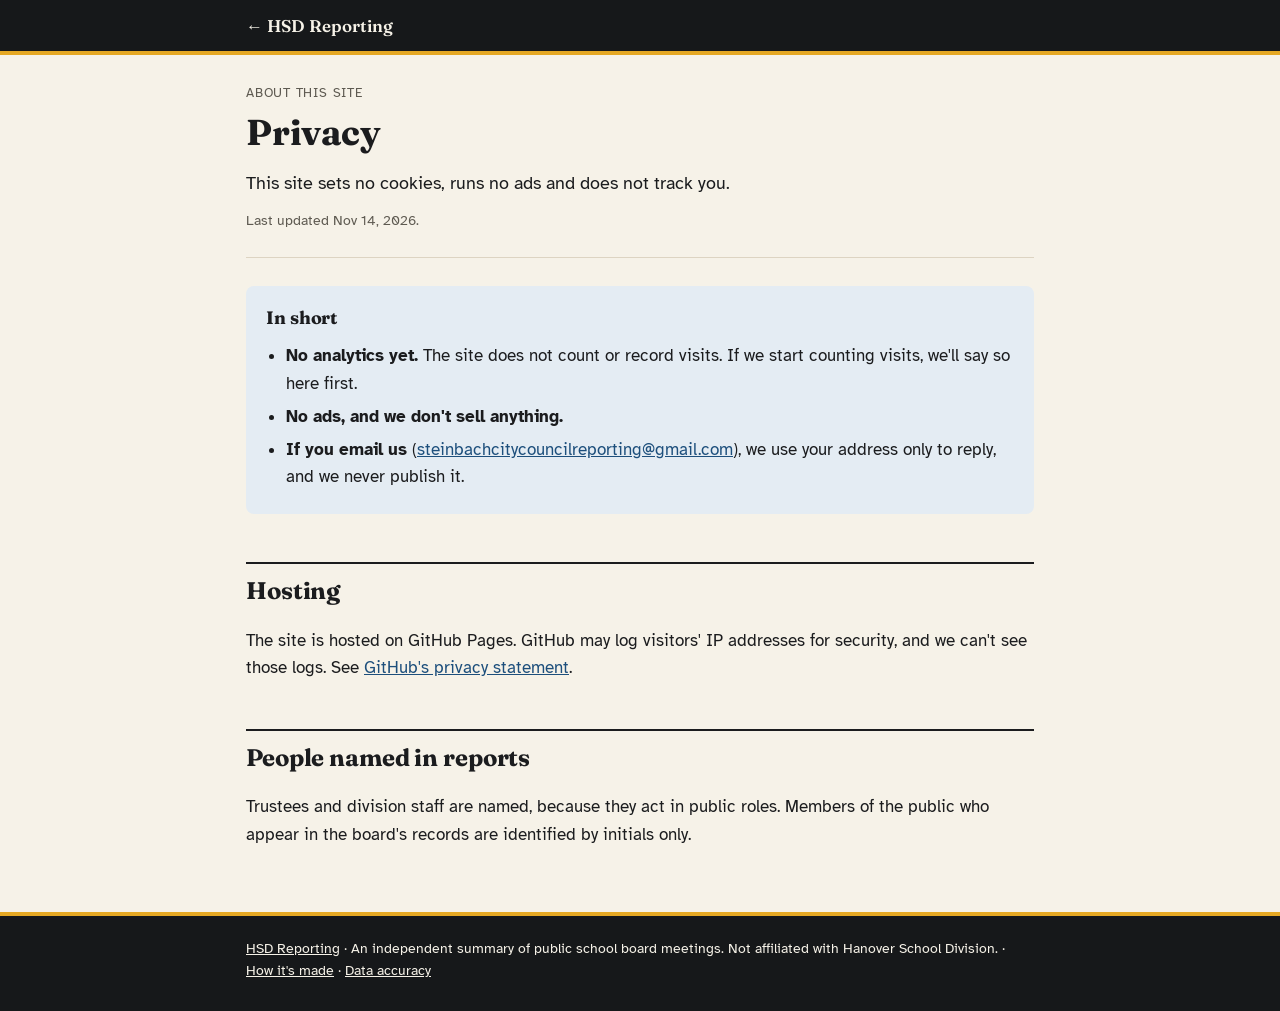
<file: privacy/index.html>
<!doctype html>
<html lang="en">
<head>
<meta charset="utf-8">
<meta name="viewport" content="width=device-width, initial-scale=1">
<link rel="icon" href="data:image/svg+xml,%3Csvg xmlns='http://www.w3.org/2000/svg' viewBox='0 0 32 32'%3E%3Crect width='32' height='32' rx='6' fill='%231f5f8b'/%3E%3Ctext x='16' y='23' font-size='19' text-anchor='middle' fill='white' font-family='Arial' font-weight='700'%3EH%3C/text%3E%3C/svg%3E">
<title>Privacy | HSD Reporting</title>
<meta name="description" content="HSD Reporting sets no cookies and does not track visitors.">
<meta property="og:type" content="article">
<meta property="og:title" content="Privacy | HSD Reporting">
<meta property="og:description" content="HSD Reporting sets no cookies and does not track visitors.">
<link rel="stylesheet" href="../assets/css/style.css">
</head>
<body>
<main>
<p class="sitebar"><a href="../">&larr; HSD Reporting</a></p>
<header class="page">
  <p class="eyebrow">About this site</p>
  <h1>Privacy</h1>
  <p class="lede">This site sets no cookies, runs no ads and does not track you.</p>
  <p class="meta">Last updated Nov 14, 2026.</p>
</header>
<section class="callout">
  <h2>In short</h2>
  <ul>
    <li><strong>No analytics yet.</strong> The site does not count or record visits. If we start counting visits, we'll say so here first.</li>
    <li><strong>No ads, and we don't sell anything.</strong></li>
    <li><strong>If you email us</strong> (<a href="mailto:steinbachcitycouncilreporting@gmail.com">steinbachcitycouncilreporting@gmail.com</a>), we use your address only to reply, and we never publish it.</li>
  </ul>
</section>
<section>
  <h2>Hosting</h2>
  <p>The site is hosted on GitHub Pages. GitHub may log visitors' IP addresses for security, and we can't see those logs. See <a href="https://docs.github.com/en/site-policy/privacy-policies/github-general-privacy-statement">GitHub's privacy statement</a>.</p>
</section>
<section>
  <h2>People named in reports</h2>
  <p>Trustees and division staff are named, because they act in public roles. Members of the public who appear in the board's records are identified by initials only.</p>
</section>
<footer class="site">
  <p><a href="../">HSD Reporting</a> &middot; An independent summary of public school board meetings. Not affiliated with Hanover School Division. &middot; <a href="../how-its-made/">How it's made</a> &middot; <a href="../data-accuracy/">Data accuracy</a></p>
</footer>
</main>
</body>
</html>
</file>
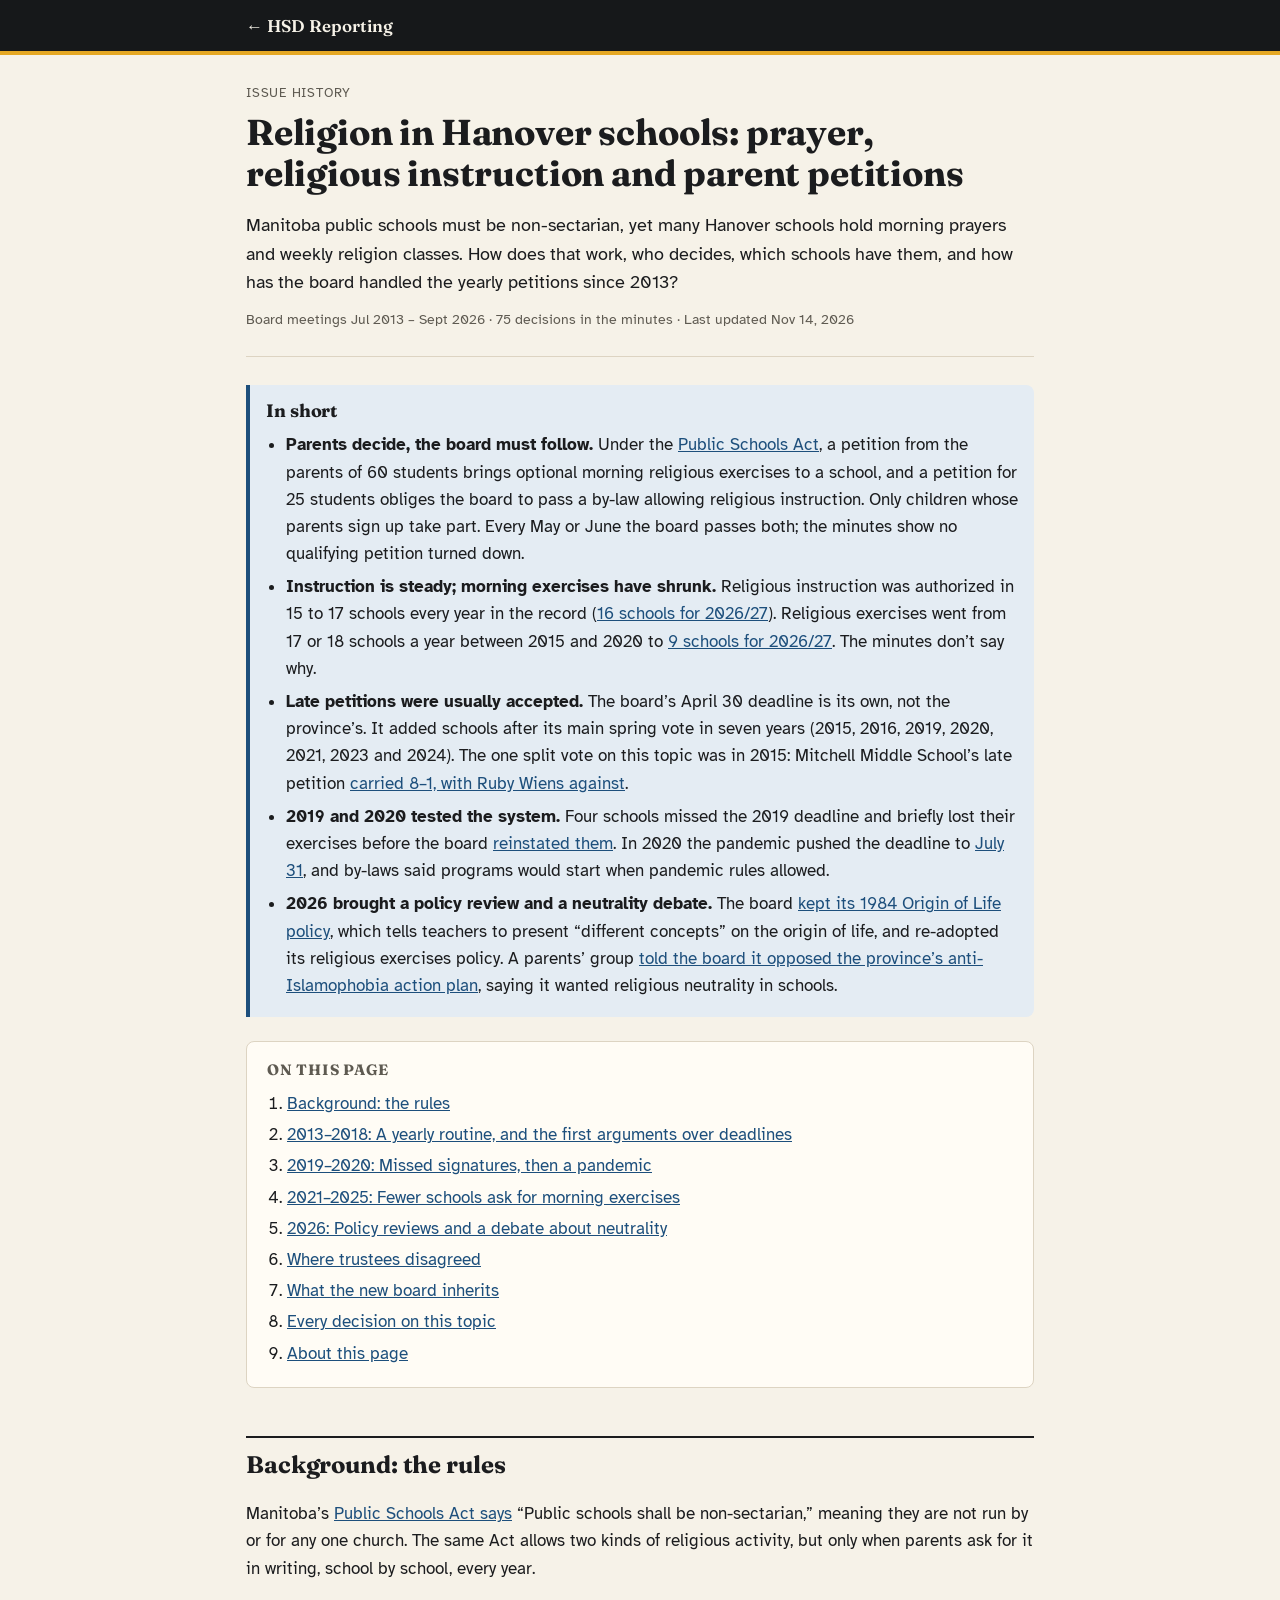
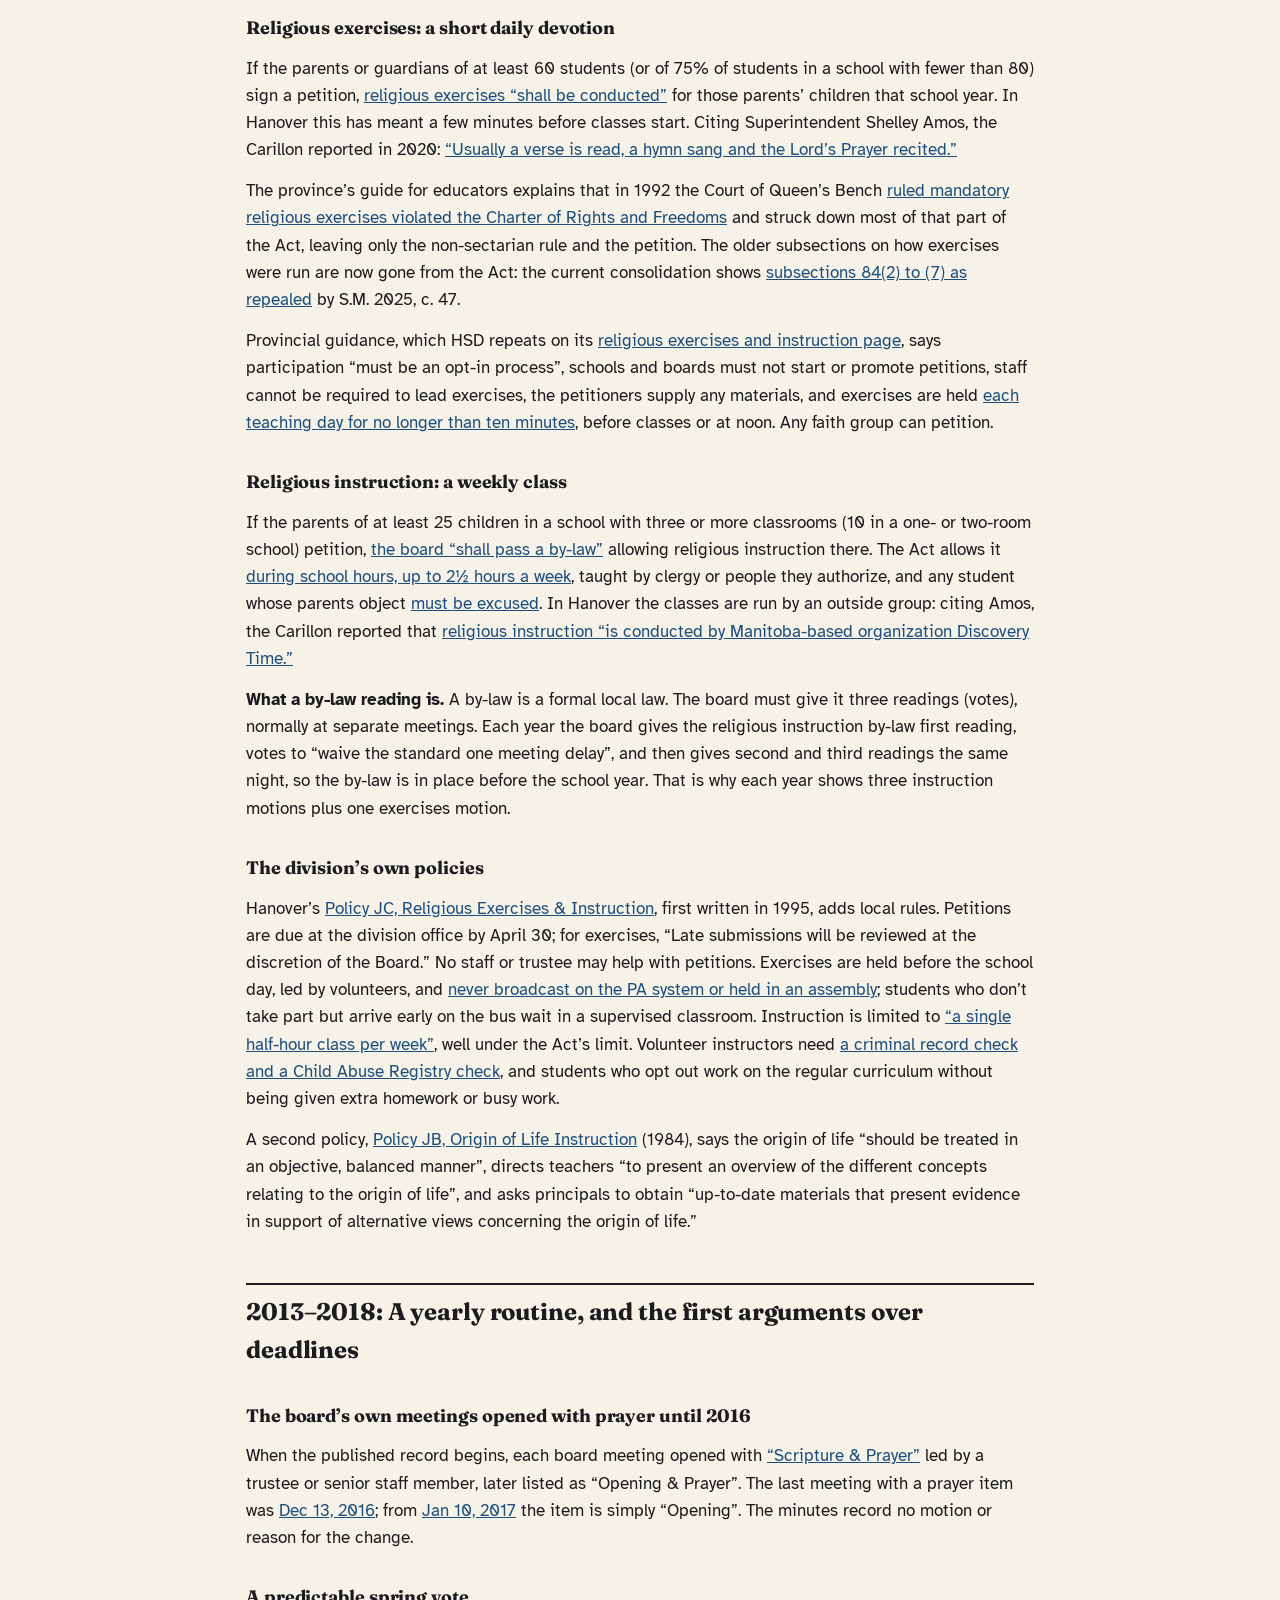
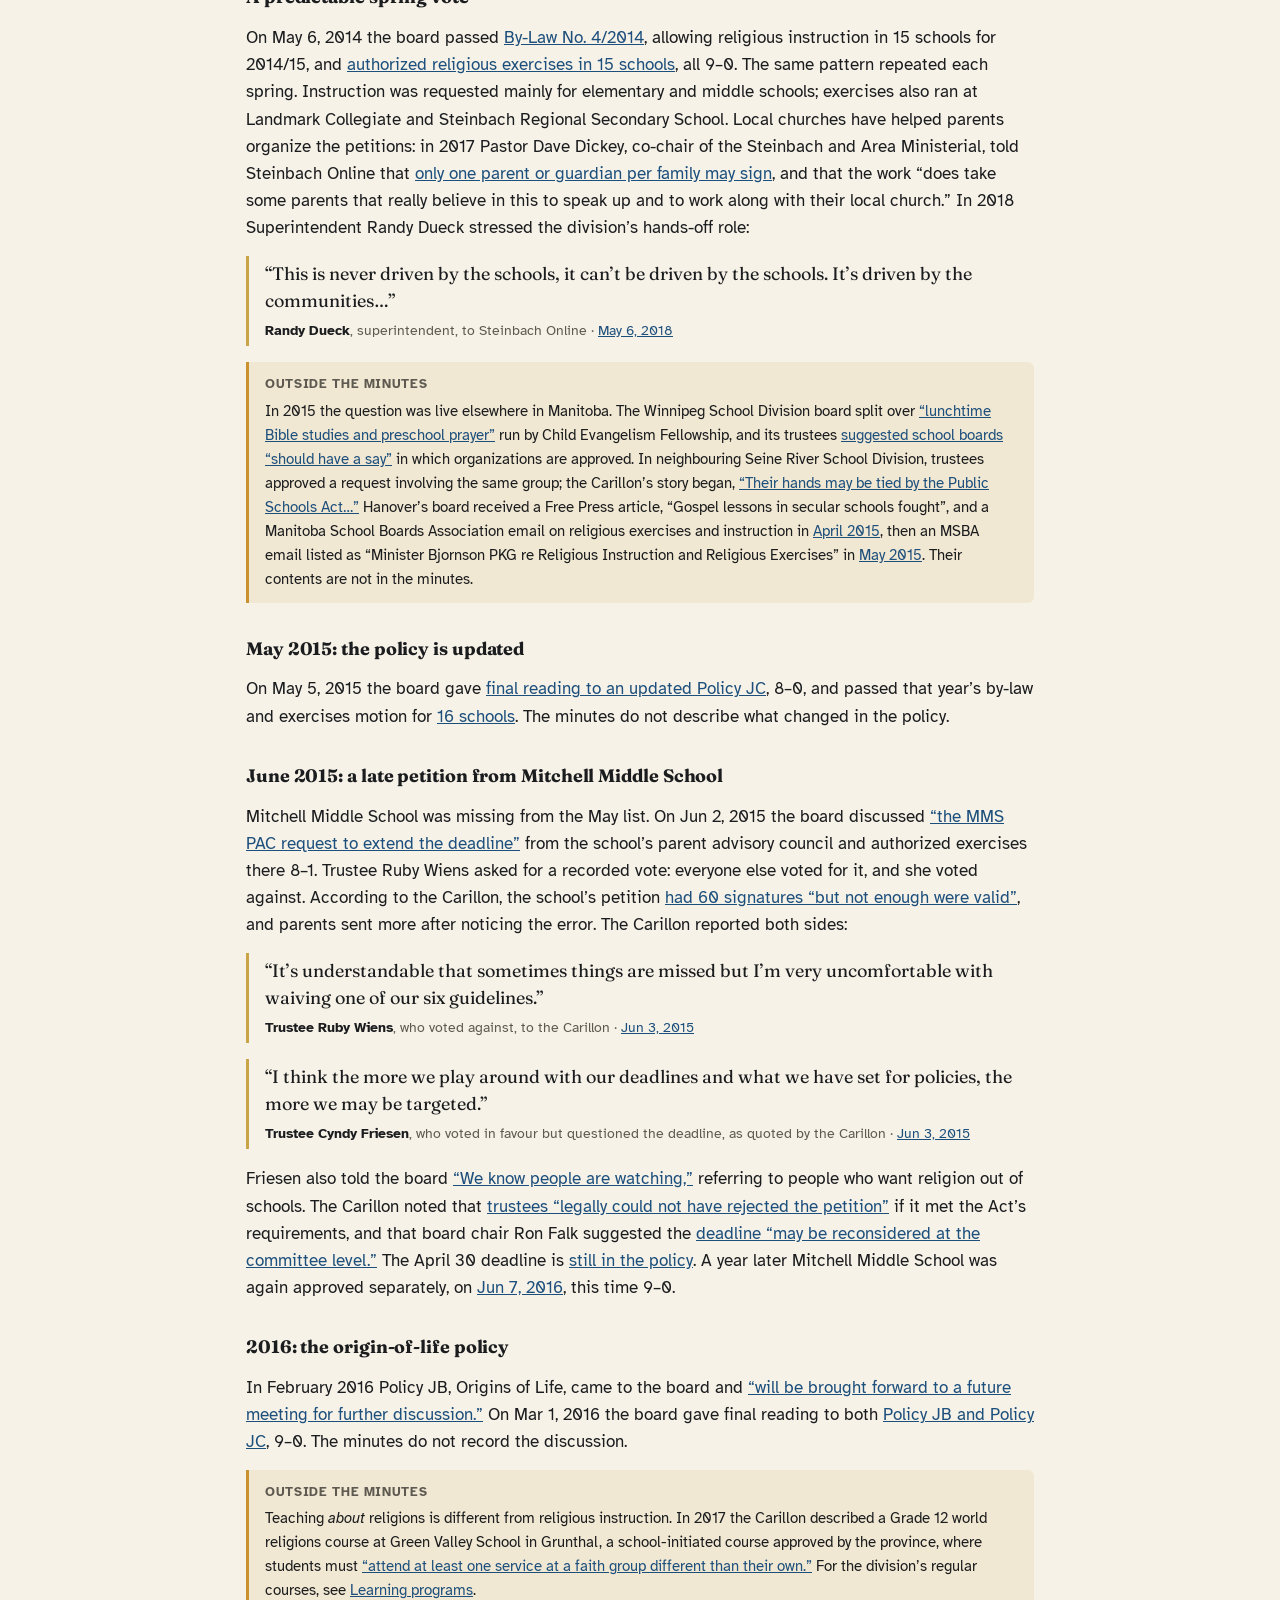
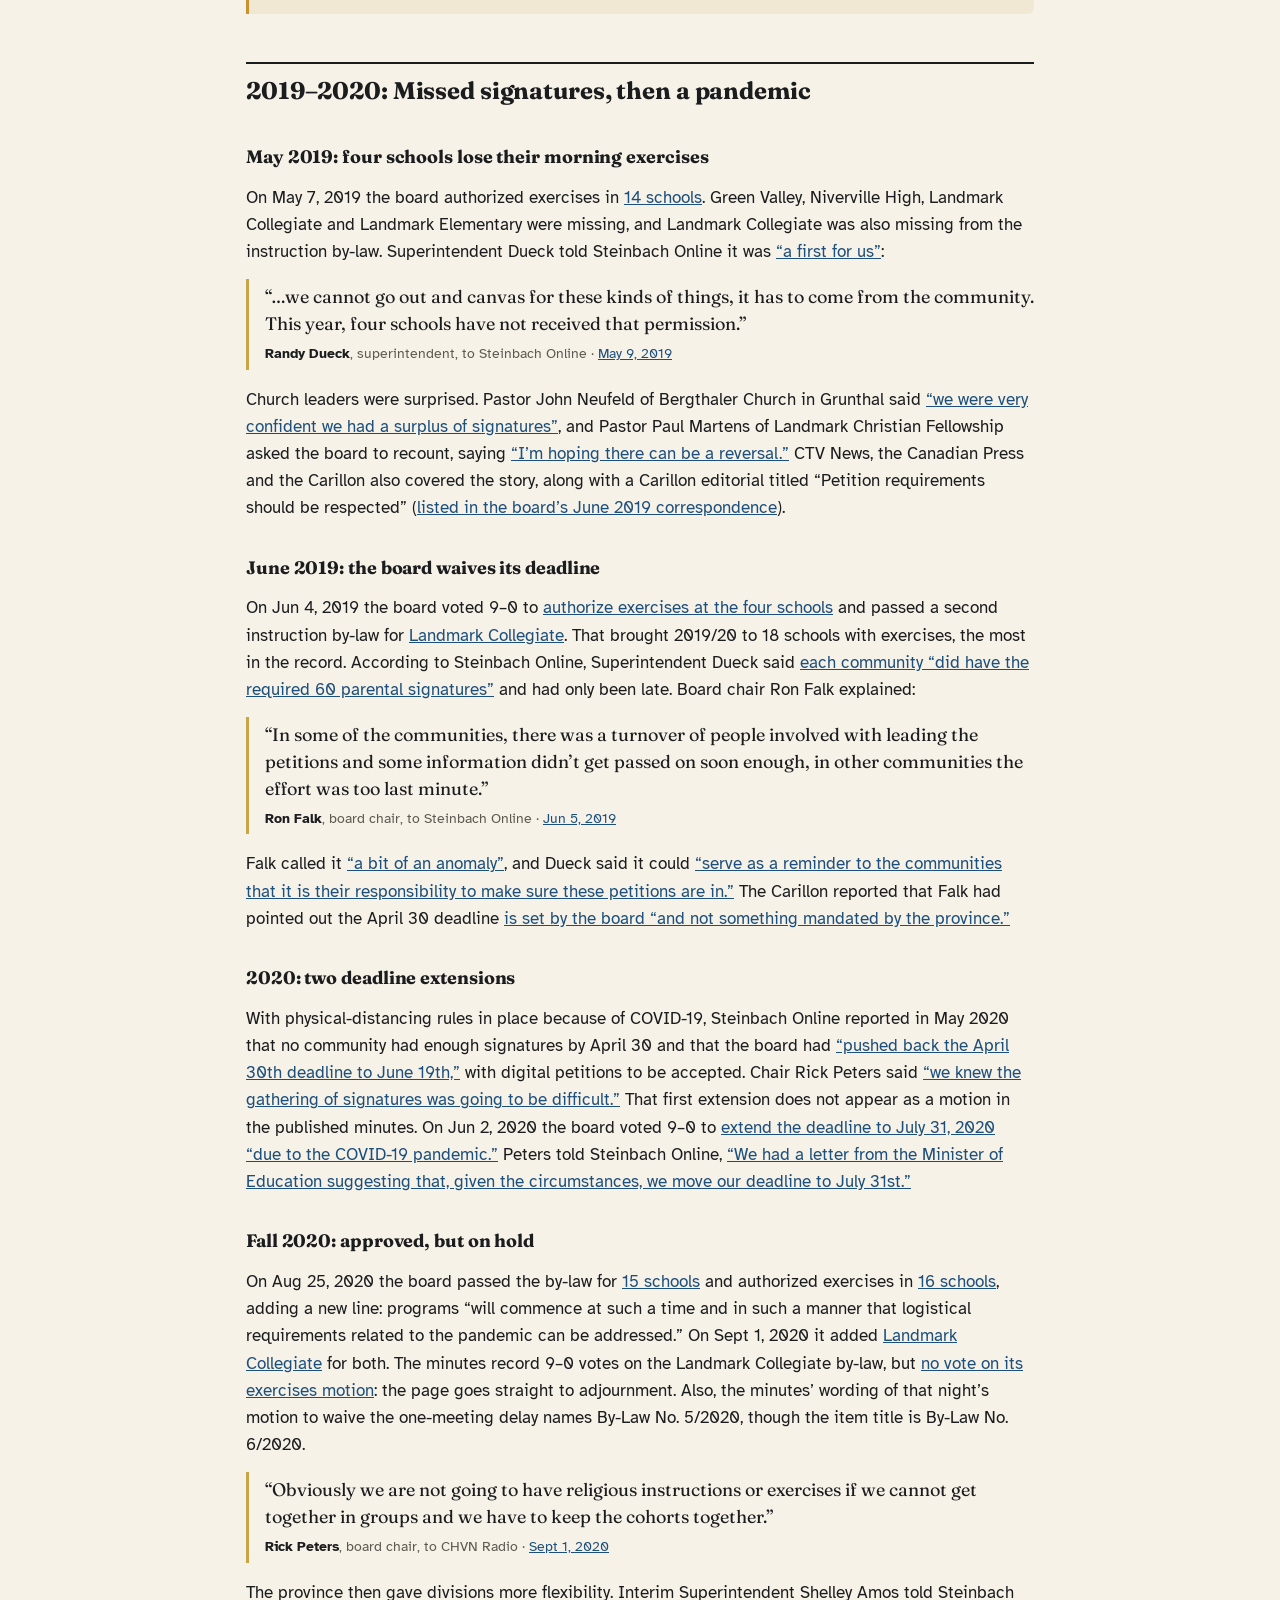
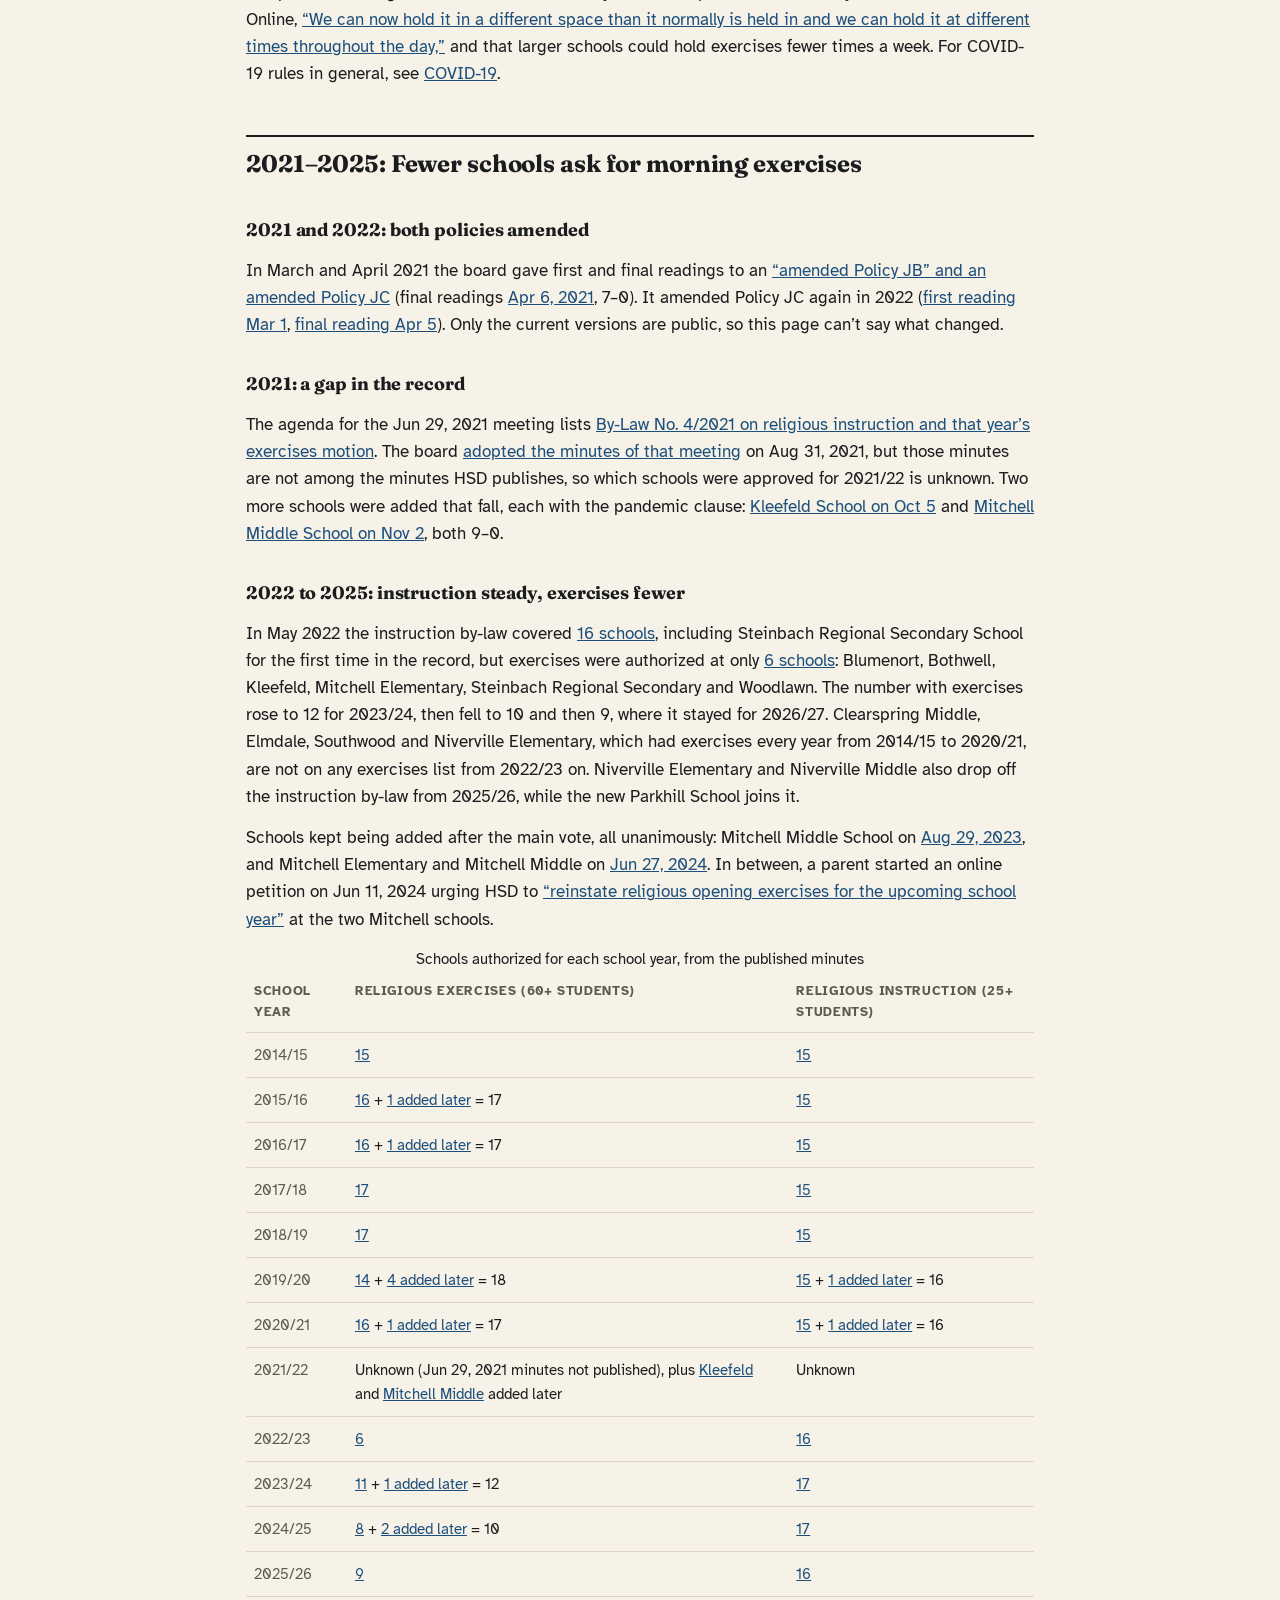
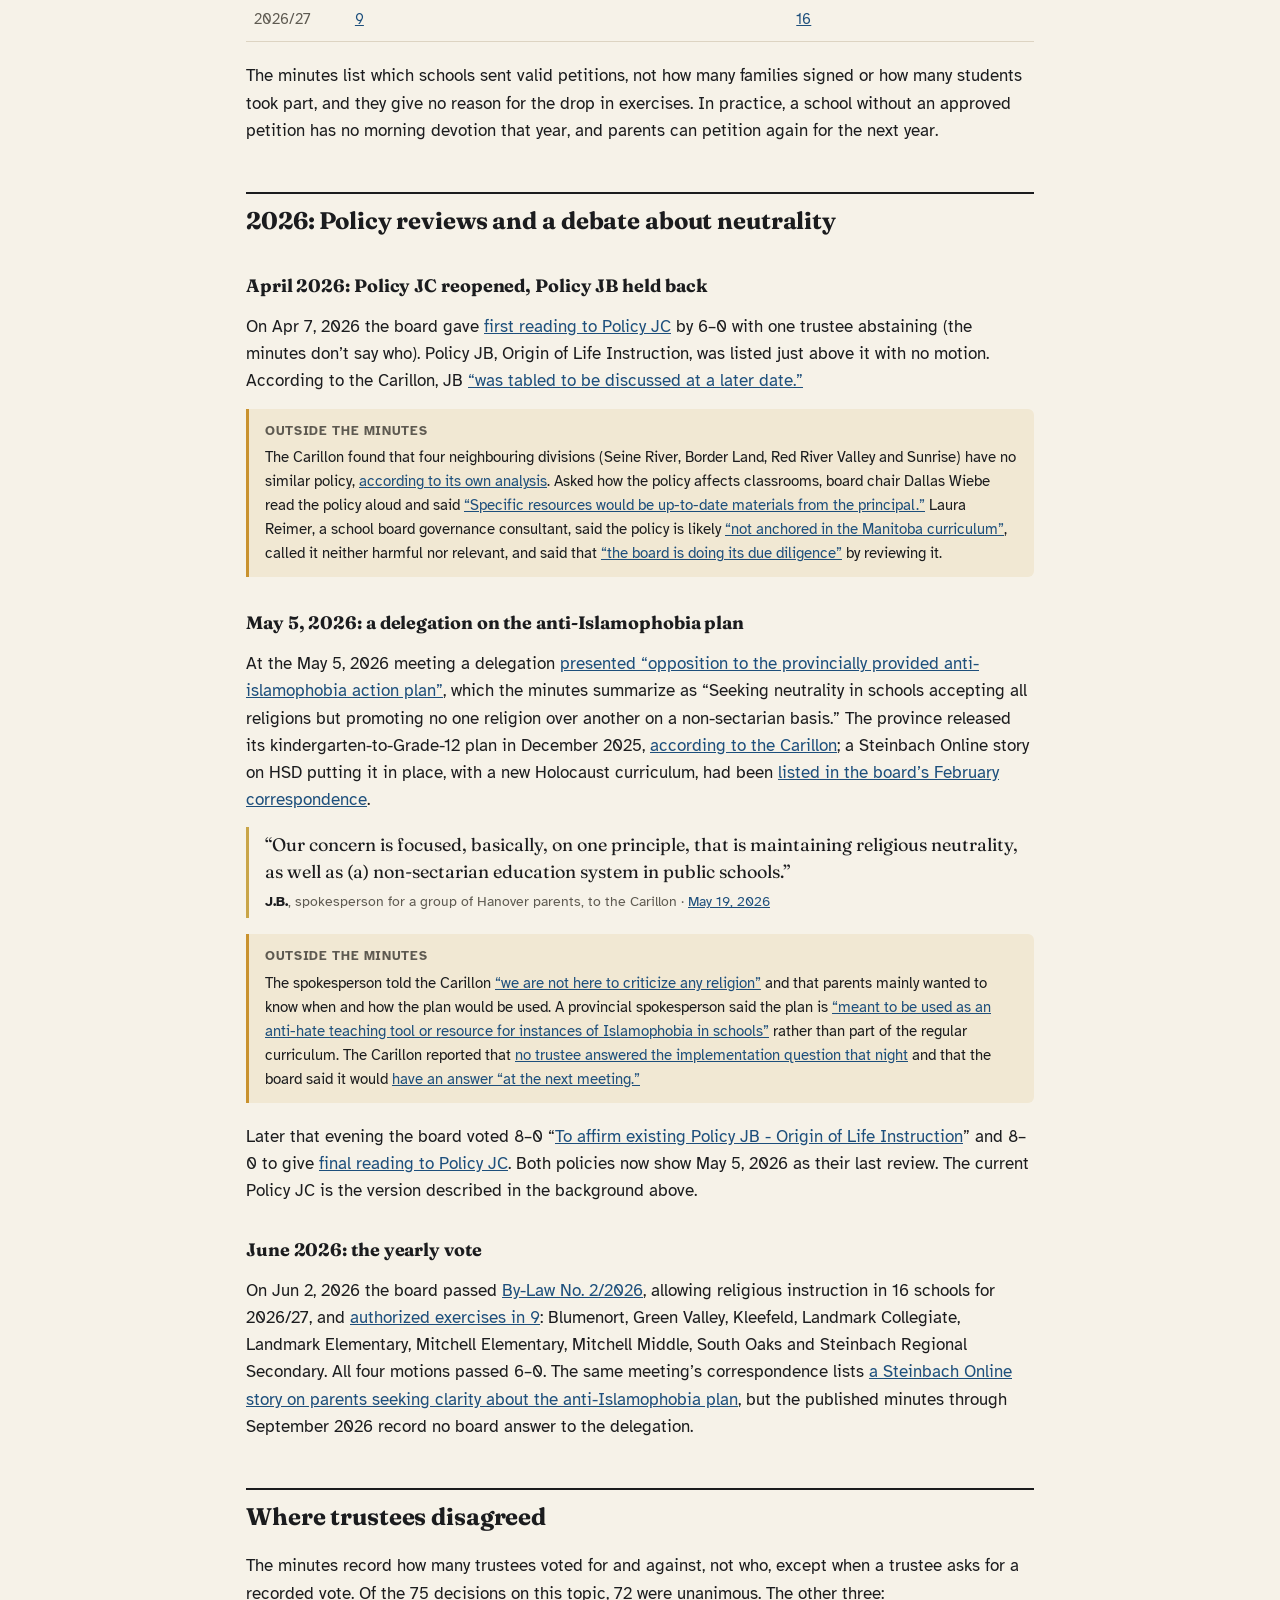
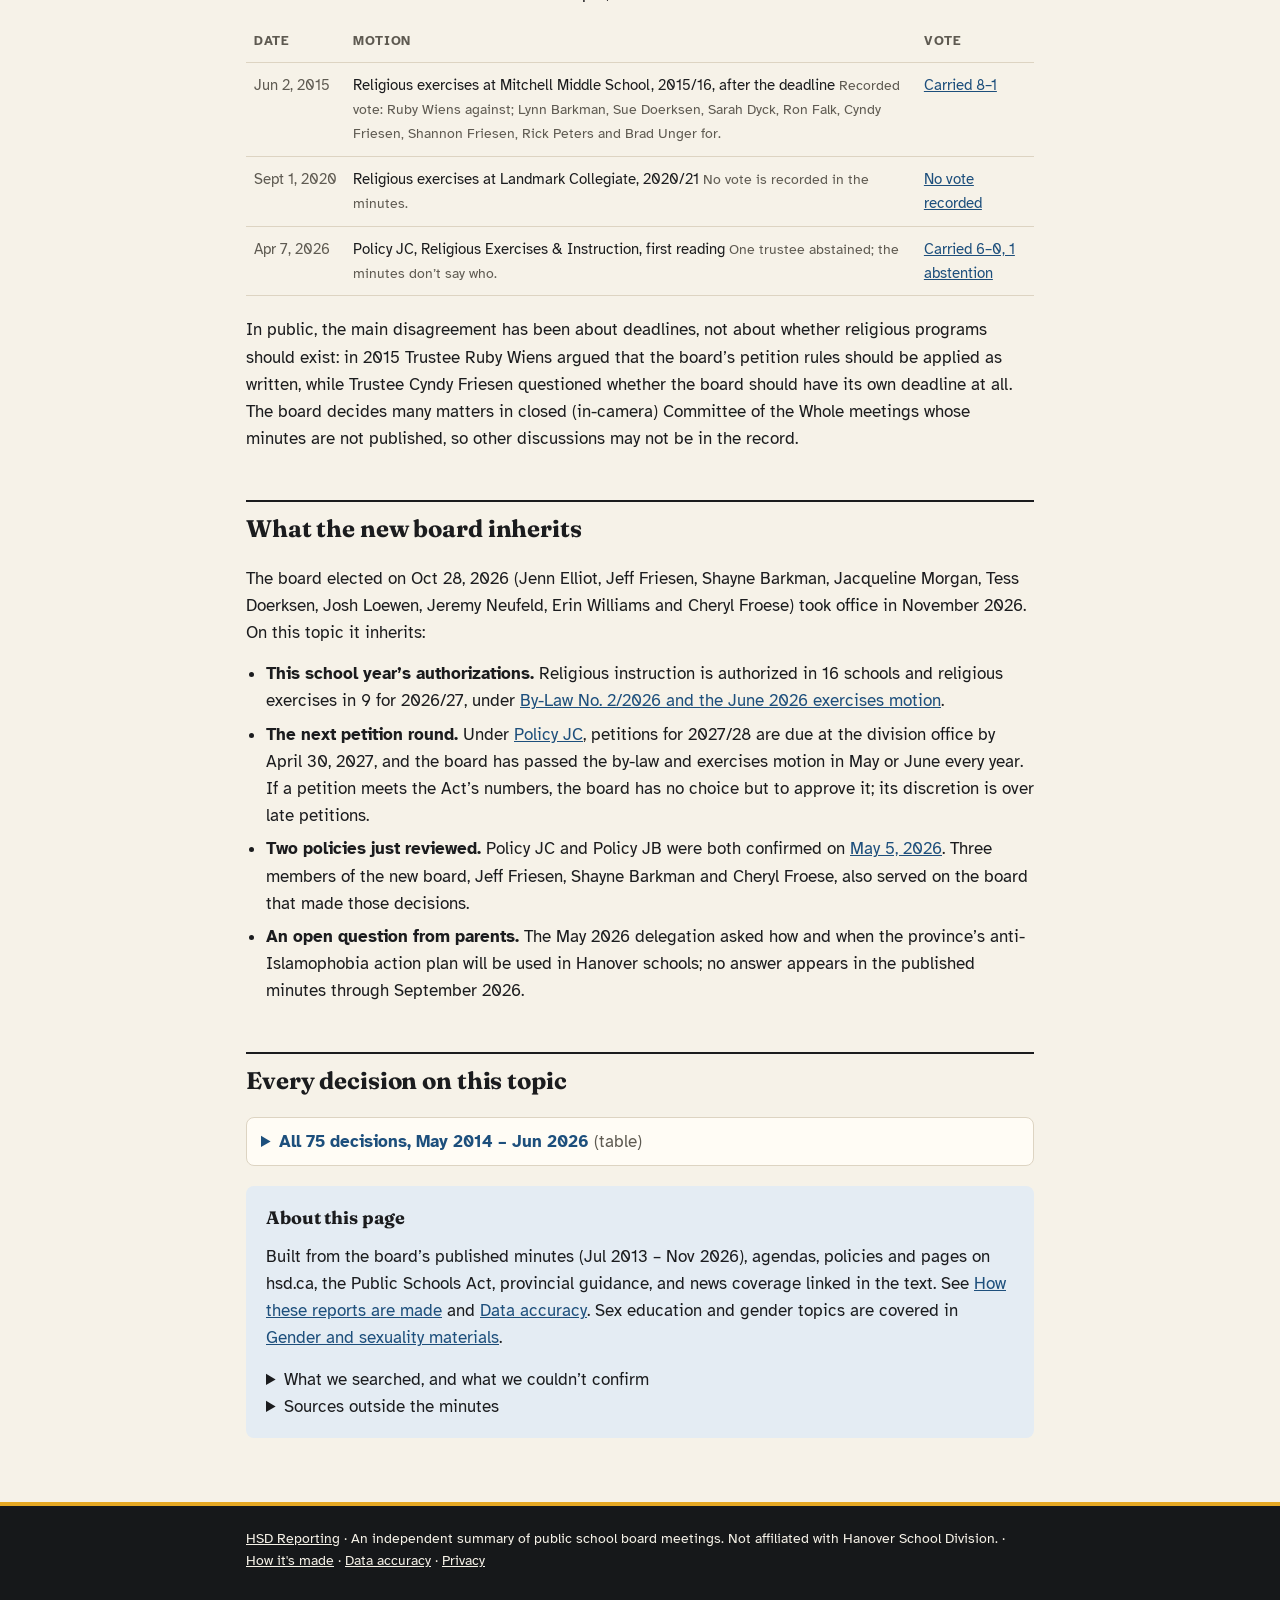
<file: religion-in-schools/index.html>
<!doctype html>
<html lang="en">
<head>
<meta charset="utf-8">
<meta name="viewport" content="width=device-width, initial-scale=1">
<link rel="icon" href="data:image/svg+xml,%3Csvg xmlns='http://www.w3.org/2000/svg' viewBox='0 0 32 32'%3E%3Crect width='32' height='32' rx='6' fill='%231f5f8b'/%3E%3Ctext x='16' y='23' font-size='19' text-anchor='middle' fill='white' font-family='Arial' font-weight='700'%3EH%3C/text%3E%3C/svg%3E">
<title>Religion in Hanover Schools | HSD Reporting</title>
<meta name="description" content="How parent petitions bring morning religious exercises and weekly religious instruction into Hanover schools, and how the board handled late petitions, COVID-19, its origin-of-life policy and a 2026 debate over religious neutrality, 2013&ndash;2026.">
<meta property="og:type" content="article">
<meta property="og:title" content="Religion in Hanover schools: prayer, religious instruction and parent petitions">
<meta property="og:description" content="How parent petitions bring morning religious exercises and weekly religious instruction into Hanover schools, and how the board handled late petitions, COVID-19, its origin-of-life policy and a 2026 debate over religious neutrality, 2013&ndash;2026.">
<link rel="stylesheet" href="../assets/css/style.css">
<link rel="stylesheet" href="../assets/css/report.css">
</head>
<body>
<main>

<p class="sitebar"><a href="../">&larr; HSD Reporting</a></p>

<header class="page">
  <p class="eyebrow">Issue history</p>
  <h1>Religion in Hanover schools: prayer, religious instruction and parent petitions</h1>
  <p class="lede">Manitoba public schools must be non-sectarian, yet many Hanover schools hold morning prayers and weekly religion classes. How does that work, who decides, which schools have them, and how has the board handled the yearly petitions since 2013?</p>
  <p class="meta">Board meetings Jul 2013 &ndash; Sept 2026 &middot; 75 decisions in the minutes &middot; Last updated Nov 14, 2026</p>
</header>

<section class="inshort" aria-labelledby="inshort-h">
  <h2 id="inshort-h">In short</h2>
  <ul>
    <li><strong>Parents decide, the board must follow.</strong> Under the <a href="https://web2.gov.mb.ca/laws/statutes/ccsm/p250.php#:~:text=at%20least%2060%20pupils%20in%20the%20case">Public Schools Act</a>, a petition from the parents of 60 students brings optional morning religious exercises to a school, and a petition for 25 students obliges the board to pass a by-law allowing religious instruction. Only children whose parents sign up take part. Every May or June the board passes both; the minutes show no qualifying petition turned down.</li>
    <li><strong>Instruction is steady; morning exercises have shrunk.</strong> Religious instruction was authorized in 15 to 17 schools every year in the record (<a href="https://hsd.ca/wp-content/uploads/2026/06/Board-Meeting-Minutes-June-2-2026.pdf#page=3">16 schools for 2026/27</a>). Religious exercises went from 17 or 18 schools a year between 2015 and 2020 to <a href="https://hsd.ca/wp-content/uploads/2026/06/Board-Meeting-Minutes-June-2-2026.pdf#page=3">9 schools for 2026/27</a>. The minutes don&rsquo;t say why.</li>
    <li><strong>Late petitions were usually accepted.</strong> The board&rsquo;s April 30 deadline is its own, not the province&rsquo;s. It added schools after its main spring vote in seven years (2015, 2016, 2019, 2020, 2021, 2023 and 2024). The one split vote on this topic was in 2015: Mitchell Middle School&rsquo;s late petition <a href="https://hsd.ca/wp-content/uploads/2015/07/Board-Meeting-Minutes-June-2-2015.pdf#page=1">carried 8&ndash;1, with Ruby Wiens against</a>.</li>
    <li><strong>2019 and 2020 tested the system.</strong> Four schools missed the 2019 deadline and briefly lost their exercises before the board <a href="https://hsd.ca/wp-content/uploads/2019/07/Board-Meeting-Minutes-June-4-2019.pdf#page=2">reinstated them</a>. In 2020 the pandemic pushed the deadline to <a href="https://hsd.ca/wp-content/uploads/2020/07/Board-Meeting-Minutes-June-2-2020.pdf#page=6">July 31</a>, and by-laws said programs would start when pandemic rules allowed.</li>
    <li><strong>2026 brought a policy review and a neutrality debate.</strong> The board <a href="https://hsd.ca/wp-content/uploads/2026/06/Board-Meeting-Minutes-May-5-2026.pdf#page=4">kept its 1984 Origin of Life policy</a>, which tells teachers to present &ldquo;different concepts&rdquo; on the origin of life, and re-adopted its religious exercises policy. A parents&rsquo; group <a href="https://hsd.ca/wp-content/uploads/2026/06/Board-Meeting-Minutes-May-5-2026.pdf#page=1">told the board it opposed the province&rsquo;s anti-Islamophobia action plan</a>, saying it wanted religious neutrality in schools.</li>
  </ul>
</section>

<nav class="toc" aria-label="On this page">
  <h2>On this page</h2>
  <ol>
    <li><a href="#background">Background: the rules</a></li>
    <li><a href="#y2013">2013&ndash;2018: A yearly routine, and the first arguments over deadlines</a></li>
    <li><a href="#y2019">2019&ndash;2020: Missed signatures, then a pandemic</a></li>
    <li><a href="#y2021">2021&ndash;2025: Fewer schools ask for morning exercises</a></li>
    <li><a href="#y2026">2026: Policy reviews and a debate about neutrality</a></li>
    <li><a href="#split">Where trustees disagreed</a></li>
    <li><a href="#next">What the new board inherits</a></li>
    <li><a href="#all">Every decision on this topic</a></li>
    <li><a href="#about">About this page</a></li>
  </ol>
</nav>

<section id="background" aria-labelledby="background-h">
  <h2 id="background-h">Background: the rules</h2>
  <p>Manitoba&rsquo;s <a href="https://web2.gov.mb.ca/laws/statutes/ccsm/p250.php#:~:text=Public%20schools%20shall%20be%20non%2Dsectarian">Public Schools Act says</a> &ldquo;Public schools shall be non-sectarian,&rdquo; meaning they are not run by or for any one church. The same Act allows two kinds of religious activity, but only when parents ask for it in writing, school by school, every year.</p>

  <h3>Religious exercises: a short daily devotion</h3>
  <p>If the parents or guardians of at least 60 students (or of 75% of students in a school with fewer than 80) sign a petition, <a href="https://web2.gov.mb.ca/laws/statutes/ccsm/p250.php#:~:text=at%20least%2060%20pupils%20in%20the%20case">religious exercises &ldquo;shall be conducted&rdquo;</a> for those parents&rsquo; children that school year. In Hanover this has meant a few minutes before classes start. Citing Superintendent Shelley Amos, the Carillon reported in 2020: <a href="https://www.thecarillon.com/local/2020/09/10/hsd-approves-religious-exercises-instruction-for-some-schools#:~:text=Usually%20a%20verse%20is%20read">&ldquo;Usually a verse is read, a hymn sang and the Lord&rsquo;s Prayer recited.&rdquo;</a></p>
  <p>The province&rsquo;s guide for educators explains that in 1992 the Court of Queen&rsquo;s Bench <a href="https://www.edu.gov.mb.ca/k12/docs/support/religious_diversity/section2.pdf#page=4">ruled mandatory religious exercises violated the Charter of Rights and Freedoms</a> and struck down most of that part of the Act, leaving only the non-sectarian rule and the petition. The older subsections on how exercises were run are now gone from the Act: the current consolidation shows <a href="https://web2.gov.mb.ca/laws/statutes/ccsm/p250.php#:~:text=Public%20schools%20shall%20be%20non%2Dsectarian">subsections 84(2) to (7) as repealed</a> by S.M. 2025, c. 47.</p>
  <p>Provincial guidance, which HSD repeats on its <a href="https://hsd.ca/learning/religious-exercises-and-instruction/#:~:text=must%20be%20an%20opt%2Din%20process">religious exercises and instruction page</a>, says participation &ldquo;must be an opt-in process&rdquo;, schools and boards must not start or promote petitions, staff cannot be required to lead exercises, the petitioners supply any materials, and exercises are held <a href="https://hsd.ca/learning/religious-exercises-and-instruction/#:~:text=no%20longer%20than%20ten%20minutes">each teaching day for no longer than ten minutes</a>, before classes or at noon. Any faith group can petition.</p>

  <h3>Religious instruction: a weekly class</h3>
  <p>If the parents of at least 25 children in a school with three or more classrooms (10 in a one- or two-room school) petition, <a href="https://web2.gov.mb.ca/laws/statutes/ccsm/p250.php#:~:text=at%20least%2025%20children%20attending%20the%20school">the board &ldquo;shall pass a by-law&rdquo;</a> allowing religious instruction there. The Act allows it <a href="https://web2.gov.mb.ca/laws/statutes/ccsm/p250.php#:~:text=may%20take%20place%20during%20school%20hours">during school hours, up to 2&frac12; hours a week</a>, taught by clergy or people they authorize, and any student whose parents object <a href="https://web2.gov.mb.ca/laws/statutes/ccsm/p250.php#:~:text=the%20pupil%20shall%20be%20excused%20from%20participating">must be excused</a>. In Hanover the classes are run by an outside group: citing Amos, the Carillon reported that <a href="https://www.thecarillon.com/local/2020/09/10/hsd-approves-religious-exercises-instruction-for-some-schools#:~:text=conducted%20by%20Manitoba%2Dbased%20organization%20Discovery%20Time">religious instruction &ldquo;is conducted by Manitoba-based organization Discovery Time.&rdquo;</a></p>
  <p><strong>What a by-law reading is.</strong> A by-law is a formal local law. The board must give it three readings (votes), normally at separate meetings. Each year the board gives the religious instruction by-law first reading, votes to &ldquo;waive the standard one meeting delay&rdquo;, and then gives second and third readings the same night, so the by-law is in place before the school year. That is why each year shows three instruction motions plus one exercises motion.</p>

  <h3>The division&rsquo;s own policies</h3>
  <p>Hanover&rsquo;s <a href="https://hsd.ca/wp-content/uploads/2026/05/JC-Religious-Exercises-Instruction.pdf#page=1">Policy JC, Religious Exercises &amp; Instruction</a>, first written in 1995, adds local rules. Petitions are due at the division office by April 30; for exercises, &ldquo;Late submissions will be reviewed at the discretion of the Board.&rdquo; No staff or trustee may help with petitions. Exercises are held before the school day, led by volunteers, and <a href="https://hsd.ca/wp-content/uploads/2026/05/JC-Religious-Exercises-Instruction.pdf#page=2">never broadcast on the PA system or held in an assembly</a>; students who don&rsquo;t take part but arrive early on the bus wait in a supervised classroom. Instruction is limited to <a href="https://hsd.ca/wp-content/uploads/2026/05/JC-Religious-Exercises-Instruction.pdf#page=2">&ldquo;a single half-hour class per week&rdquo;</a>, well under the Act&rsquo;s limit. Volunteer instructors need <a href="https://hsd.ca/wp-content/uploads/2026/05/JC-Religious-Exercises-Instruction.pdf#page=3">a criminal record check and a Child Abuse Registry check</a>, and students who opt out work on the regular curriculum without being given extra homework or busy work.</p>
  <p>A second policy, <a href="https://hsd.ca/wp-content/uploads/2026/05/JB-Origin-of-Life-Instruction.pdf#page=1">Policy JB, Origin of Life Instruction</a> (1984), says the origin of life &ldquo;should be treated in an objective, balanced manner&rdquo;, directs teachers &ldquo;to present an overview of the different concepts relating to the origin of life&rdquo;, and asks principals to obtain &ldquo;up-to-date materials that present evidence in support of alternative views concerning the origin of life.&rdquo;</p>
</section>

<section id="y2013" aria-labelledby="y2013-h">
  <h2 id="y2013-h">2013&ndash;2018: A yearly routine, and the first arguments over deadlines</h2>

  <h3>The board&rsquo;s own meetings opened with prayer until 2016</h3>
  <p>When the published record begins, each board meeting opened with <a href="https://hsd.ca/wp-content/uploads/2015/07/Board-Meeting-Minutes-July-2-2013.pdf#page=1">&ldquo;Scripture &amp; Prayer&rdquo;</a> led by a trustee or senior staff member, later listed as &ldquo;Opening &amp; Prayer&rdquo;. The last meeting with a prayer item was <a href="https://hsd.ca/wp-content/uploads/2015/07/Board-Meeting-Minutes-Dec-13-2016.pdf#page=1">Dec 13, 2016</a>; from <a href="https://hsd.ca/wp-content/uploads/2015/07/Board-Meeting-Minutes-Jan-10-2017.pdf#page=1">Jan 10, 2017</a> the item is simply &ldquo;Opening&rdquo;. The minutes record no motion or reason for the change.</p>

  <h3>A predictable spring vote</h3>
  <p>On May 6, 2014 the board passed <a href="https://hsd.ca/wp-content/uploads/2015/07/Board-Meeting-Minutes-May-6-2014.pdf#page=3">By-Law No. 4/2014</a>, allowing religious instruction in 15 schools for 2014/15, and <a href="https://hsd.ca/wp-content/uploads/2015/07/Board-Meeting-Minutes-May-6-2014.pdf#page=3">authorized religious exercises in 15 schools</a>, all 9&ndash;0. The same pattern repeated each spring. Instruction was requested mainly for elementary and middle schools; exercises also ran at Landmark Collegiate and Steinbach Regional Secondary School. Local churches have helped parents organize the petitions: in 2017 Pastor Dave Dickey, co-chair of the Steinbach and Area Ministerial, told Steinbach Online that <a href="https://steinbachonline.com/local/signatures-compiled-for-religious-instruction-in-school#:~:text=only%20one%20parent%20or%20guardian%20from%20each%20family">only one parent or guardian per family may sign</a>, and that the work &ldquo;does take some parents that really believe in this to speak up and to work along with their local church.&rdquo; In 2018 Superintendent Randy Dueck stressed the division&rsquo;s hands-off role:</p>
  <blockquote>
    <p>&ldquo;This is never driven by the schools, it can&rsquo;t be driven by the schools. It&rsquo;s driven by the communities&hellip;&rdquo;</p>
    <div class="cite"><strong>Randy Dueck</strong>, superintendent, to Steinbach Online &middot; <a href="https://steinbachonline.com/articles/all-hsd-school-to-have-religious-exercises-next-year#:~:text=This%20is%20never%20driven%20by%20the%20schools">May 6, 2018</a></div>
  </blockquote>

  <div class="context">
    <span class="label">Outside the minutes</span>
    <p>In 2015 the question was live elsewhere in Manitoba. The Winnipeg School Division board split over <a href="https://www.thecarillon.com/local/2015/03/17/religion-divides-winnipeg-school-board#:~:text=lunchtime%20Bible%20studies%20and%20preschool%20prayer">&ldquo;lunchtime Bible studies and preschool prayer&rdquo;</a> run by Child Evangelism Fellowship, and its trustees <a href="https://www.thecarillon.com/local/2015/05/27/religious-petition-receives-cautious-approval#:~:text=school%20boards%20should%20have%20a%20say">suggested school boards &ldquo;should have a say&rdquo;</a> in which organizations are approved. In neighbouring Seine River School Division, trustees approved a request involving the same group; the Carillon&rsquo;s story began, <a href="https://www.thecarillon.com/local/2015/05/27/religious-petition-receives-cautious-approval#:~:text=hands%20may%20be%20tied%20by%20the%20Public%20Schools%20Act">&ldquo;Their hands may be tied by the Public Schools Act&hellip;&rdquo;</a> Hanover&rsquo;s board received a Free Press article, &ldquo;Gospel lessons in secular schools fought&rdquo;, and a Manitoba School Boards Association email on religious exercises and instruction in <a href="https://hsd.ca/wp-content/uploads/2015/07/Board-Meeting-Minutes-April-7-2015.pdf#page=7">April 2015</a>, then an MSBA email listed as &ldquo;Minister Bjornson PKG re Religious Instruction and Religious Exercises&rdquo; in <a href="https://hsd.ca/wp-content/uploads/2015/07/Board-Meeting-Minutes-of-May-5-2015.pdf#page=8">May 2015</a>. Their contents are not in the minutes.</p>
  </div>

  <h3>May 2015: the policy is updated</h3>
  <p>On May 5, 2015 the board gave <a href="https://hsd.ca/wp-content/uploads/2015/07/Board-Meeting-Minutes-of-May-5-2015.pdf#page=6">final reading to an updated Policy JC</a>, 8&ndash;0, and passed that year&rsquo;s by-law and exercises motion for <a href="https://hsd.ca/wp-content/uploads/2015/07/Board-Meeting-Minutes-of-May-5-2015.pdf#page=2">16 schools</a>. The minutes do not describe what changed in the policy.</p>

  <h3>June 2015: a late petition from Mitchell Middle School</h3>
  <p>Mitchell Middle School was missing from the May list. On Jun 2, 2015 the board discussed <a href="https://hsd.ca/wp-content/uploads/2015/07/Board-Meeting-Minutes-June-2-2015.pdf#page=1">&ldquo;the MMS PAC request to extend the deadline&rdquo;</a> from the school&rsquo;s parent advisory council and authorized exercises there 8&ndash;1. Trustee Ruby Wiens asked for a recorded vote: everyone else voted for it, and she voted against. According to the Carillon, the school&rsquo;s petition <a href="https://www.thecarillon.com/local/2015/06/03/botched-religious-petitions-worrisome-trustees#:~:text=not%20enough%20were%20valid">had 60 signatures &ldquo;but not enough were valid&rdquo;</a>, and parents sent more after noticing the error. The Carillon reported both sides:</p>
  <blockquote>
    <p>&ldquo;It&rsquo;s understandable that sometimes things are missed but I&rsquo;m very uncomfortable with waiving one of our six guidelines.&rdquo;</p>
    <div class="cite"><strong>Trustee Ruby Wiens</strong>, who voted against, to the Carillon &middot; <a href="https://www.thecarillon.com/local/2015/06/03/botched-religious-petitions-worrisome-trustees#:~:text=uncomfortable%20with%20waiving%20one%20of%20our%20six%20guidelines">Jun 3, 2015</a></div>
  </blockquote>
  <blockquote>
    <p>&ldquo;I think the more we play around with our deadlines and what we have set for policies, the more we may be targeted.&rdquo;</p>
    <div class="cite"><strong>Trustee Cyndy Friesen</strong>, who voted in favour but questioned the deadline, as quoted by the Carillon &middot; <a href="https://www.thecarillon.com/local/2015/06/03/botched-religious-petitions-worrisome-trustees#:~:text=the%20more%20we%20may%20be%20targeted">Jun 3, 2015</a></div>
  </blockquote>
  <p>Friesen also told the board <a href="https://www.thecarillon.com/local/2015/06/03/botched-religious-petitions-worrisome-trustees#:~:text=We%20know%20people%20are%20watching">&ldquo;We know people are watching,&rdquo;</a> referring to people who want religion out of schools. The Carillon noted that <a href="https://www.thecarillon.com/local/2015/06/03/botched-religious-petitions-worrisome-trustees#:~:text=trustees%20legally%20could%20not%20have%20rejected%20the%20petition">trustees &ldquo;legally could not have rejected the petition&rdquo;</a> if it met the Act&rsquo;s requirements, and that board chair Ron Falk suggested the <a href="https://www.thecarillon.com/local/2015/06/03/botched-religious-petitions-worrisome-trustees#:~:text=deadline%20may%20be%20reconsidered%20at%20the%20committee%20level">deadline &ldquo;may be reconsidered at the committee level.&rdquo;</a> The April 30 deadline is <a href="https://hsd.ca/wp-content/uploads/2026/05/JC-Religious-Exercises-Instruction.pdf#page=1">still in the policy</a>. A year later Mitchell Middle School was again approved separately, on <a href="https://hsd.ca/wp-content/uploads/2015/07/Board-Meeting-Minutes-June-7-2016.pdf#page=1">Jun 7, 2016</a>, this time 9&ndash;0.</p>

  <h3>2016: the origin-of-life policy</h3>
  <p>In February 2016 Policy JB, Origins of Life, came to the board and <a href="https://hsd.ca/wp-content/uploads/2015/07/Board-Meeting-Minutes-Feb-2-2016.pdf#page=5">&ldquo;will be brought forward to a future meeting for further discussion.&rdquo;</a> On Mar 1, 2016 the board gave final reading to both <a href="https://hsd.ca/wp-content/uploads/2015/07/Board-Meeting-Minutes-Mar-1-2016.pdf#page=4">Policy JB and Policy JC</a>, 9&ndash;0. The minutes do not record the discussion.</p>

  <div class="context">
    <span class="label">Outside the minutes</span>
    <p>Teaching <em>about</em> religions is different from religious instruction. In 2017 the Carillon described a Grade 12 world religions course at Green Valley School in Grunthal, a school-initiated course approved by the province, where students must <a href="https://www.thecarillon.com/local/2017/04/09/grunthal-teacher-on-mission-for-world-religion-instruction#:~:text=attend%20at%20least%20one%20service">&ldquo;attend at least one service at a faith group different than their own.&rdquo;</a> For the division&rsquo;s regular courses, see <a href="../learning-programs/">Learning programs</a>.</p>
  </div>
</section>

<section id="y2019" aria-labelledby="y2019-h">
  <h2 id="y2019-h">2019&ndash;2020: Missed signatures, then a pandemic</h2>

  <h3>May 2019: four schools lose their morning exercises</h3>
  <p>On May 7, 2019 the board authorized exercises in <a href="https://hsd.ca/wp-content/uploads/2019/06/Board-Meeting-Minutes-May-7-2019.pdf#page=3">14 schools</a>. Green Valley, Niverville High, Landmark Collegiate and Landmark Elementary were missing, and Landmark Collegiate was also missing from the instruction by-law. Superintendent Dueck told Steinbach Online it was <a href="https://steinbachonline.com/local/four-local-schools-fail-to-get-signatures-for-religious-exercises#:~:text=a%20first%20for%20us">&ldquo;a first for us&rdquo;</a>:</p>
  <blockquote>
    <p>&ldquo;&hellip;we cannot go out and canvas for these kinds of things, it has to come from the community. This year, four schools have not received that permission.&rdquo;</p>
    <div class="cite"><strong>Randy Dueck</strong>, superintendent, to Steinbach Online &middot; <a href="https://steinbachonline.com/local/four-local-schools-fail-to-get-signatures-for-religious-exercises#:~:text=we%20cannot%20go%20out%20and%20canvas">May 9, 2019</a></div>
  </blockquote>
  <p>Church leaders were surprised. Pastor John Neufeld of Bergthaler Church in Grunthal said <a href="https://steinbachonline.com/articles/communities-shocked-by-loss-of-school-religious-exercises#:~:text=very%20confident%20we%20had%20a%20surplus">&ldquo;we were very confident we had a surplus of signatures&rdquo;</a>, and Pastor Paul Martens of Landmark Christian Fellowship asked the board to recount, saying <a href="https://steinbachonline.com/articles/communities-shocked-by-loss-of-school-religious-exercises#:~:text=hoping%20there%20can%20be%20a%20reversal">&ldquo;I&rsquo;m hoping there can be a reversal.&rdquo;</a> CTV News, the Canadian Press and the Carillon also covered the story, along with a Carillon editorial titled &ldquo;Petition requirements should be respected&rdquo; (<a href="https://hsd.ca/wp-content/uploads/2019/07/Board-Meeting-Minutes-June-4-2019.pdf#page=7">listed in the board&rsquo;s June 2019 correspondence</a>).</p>

  <h3>June 2019: the board waives its deadline</h3>
  <p>On Jun 4, 2019 the board voted 9&ndash;0 to <a href="https://hsd.ca/wp-content/uploads/2019/07/Board-Meeting-Minutes-June-4-2019.pdf#page=2">authorize exercises at the four schools</a> and passed a second instruction by-law for <a href="https://hsd.ca/wp-content/uploads/2019/07/Board-Meeting-Minutes-June-4-2019.pdf#page=2">Landmark Collegiate</a>. That brought 2019/20 to 18 schools with exercises, the most in the record. According to Steinbach Online, Superintendent Dueck said <a href="https://steinbachonline.com/articles/religious-rites-reinstated#:~:text=did%20have%20the%20required%2060%20parental%20signatures">each community &ldquo;did have the required 60 parental signatures&rdquo;</a> and had only been late. Board chair Ron Falk explained:</p>
  <blockquote>
    <p>&ldquo;In some of the communities, there was a turnover of people involved with leading the petitions and some information didn&rsquo;t get passed on soon enough, in other communities the effort was too last minute.&rdquo;</p>
    <div class="cite"><strong>Ron Falk</strong>, board chair, to Steinbach Online &middot; <a href="https://steinbachonline.com/articles/religious-rites-reinstated#:~:text=turnover%20of%20people%20involved">Jun 5, 2019</a></div>
  </blockquote>
  <p>Falk called it <a href="https://steinbachonline.com/articles/religious-rites-reinstated#:~:text=I%20think%20this%20is%20a%20bit%20of%20an%20anomaly">&ldquo;a bit of an anomaly&rdquo;</a>, and Dueck said it could <a href="https://steinbachonline.com/articles/religious-rites-reinstated#:~:text=serve%20as%20a%20reminder%20to%20the%20communities">&ldquo;serve as a reminder to the communities that it is their responsibility to make sure these petitions are in.&rdquo;</a> The Carillon reported that Falk had pointed out the April 30 deadline <a href="https://www.thecarillon.com/local/2019/06/07/hsd-board-salvages-religious-exercises#:~:text=not%20something%20mandated%20by%20the%20province">is set by the board &ldquo;and not something mandated by the province.&rdquo;</a></p>

  <h3>2020: two deadline extensions</h3>
  <p>With physical-distancing rules in place because of COVID-19, Steinbach Online reported in May 2020 that no community had enough signatures by April 30 and that the board had <a href="https://steinbachonline.com/articles/religious-exercises-petition-deadline-extended-for-all-hanover-schools#:~:text=pushed%20back%20the%20April%2030th%20deadline">&ldquo;pushed back the April 30th deadline to June 19th,&rdquo;</a> with digital petitions to be accepted. Chair Rick Peters said <a href="https://steinbachonline.com/articles/religious-exercises-petition-deadline-extended-for-all-hanover-schools#:~:text=the%20gathering%20of%20signatures%20was%20going%20to%20be%20difficult">&ldquo;we knew the gathering of signatures was going to be difficult.&rdquo;</a> That first extension does not appear as a motion in the published minutes. On Jun 2, 2020 the board voted 9&ndash;0 to <a href="https://hsd.ca/wp-content/uploads/2020/07/Board-Meeting-Minutes-June-2-2020.pdf#page=6">extend the deadline to July 31, 2020 &ldquo;due to the COVID-19 pandemic.&rdquo;</a> Peters told Steinbach Online, <a href="https://steinbachonline.com/articles/hsd-religious-exercises-petition-deadline-extended-yet-again#:~:text=We%20had%20a%20letter%20from%20the%20Minister%20of%20Education">&ldquo;We had a letter from the Minister of Education suggesting that, given the circumstances, we move our deadline to July 31st.&rdquo;</a></p>

  <h3>Fall 2020: approved, but on hold</h3>
  <p>On Aug 25, 2020 the board passed the by-law for <a href="https://hsd.ca/wp-content/uploads/2020/10/Board-Meeting-Minutes-August-25-2020.pdf#page=2">15 schools</a> and authorized exercises in <a href="https://hsd.ca/wp-content/uploads/2020/10/Board-Meeting-Minutes-August-25-2020.pdf#page=3">16 schools</a>, adding a new line: programs &ldquo;will commence at such a time and in such a manner that logistical requirements related to the pandemic can be addressed.&rdquo; On Sept 1, 2020 it added <a href="https://hsd.ca/wp-content/uploads/2020/10/Board-Meeting-Minutes-September-1-2020.pdf#page=3">Landmark Collegiate</a> for both. The minutes record 9&ndash;0 votes on the Landmark Collegiate by-law, but <a href="https://hsd.ca/wp-content/uploads/2020/10/Board-Meeting-Minutes-September-1-2020.pdf#page=4">no vote on its exercises motion</a>: the page goes straight to adjournment. Also, the minutes&rsquo; wording of that night&rsquo;s motion to waive the one-meeting delay names By-Law No. 5/2020, though the item title is By-Law No. 6/2020.</p>
  <blockquote>
    <p>&ldquo;Obviously we are not going to have religious instructions or exercises if we cannot get together in groups and we have to keep the cohorts together.&rdquo;</p>
    <div class="cite"><strong>Rick Peters</strong>, board chair, to CHVN Radio &middot; <a href="https://chvnradio.com/articles/school-board-discusses-religious-instruction-in-a-covid-19-world#:~:text=Obviously%20we%20are%20not%20going">Sept 1, 2020</a></div>
  </blockquote>
  <p>The province then gave divisions more flexibility. Interim Superintendent Shelley Amos told Steinbach Online, <a href="https://steinbachonline.com/articles/province-creates-wiggle-room-for-religious-programming-in-schools#:~:text=hold%20it%20in%20a%20different%20space">&ldquo;We can now hold it in a different space than it normally is held in and we can hold it at different times throughout the day,&rdquo;</a> and that larger schools could hold exercises fewer times a week. For COVID-19 rules in general, see <a href="../covid-19/">COVID-19</a>.</p>
</section>

<section id="y2021" aria-labelledby="y2021-h">
  <h2 id="y2021-h">2021&ndash;2025: Fewer schools ask for morning exercises</h2>

  <h3>2021 and 2022: both policies amended</h3>
  <p>In March and April 2021 the board gave first and final readings to an <a href="https://hsd.ca/wp-content/uploads/2021/04/Board-Meeting-Minutes-March-2-2021.pdf#page=4">&ldquo;amended Policy JB&rdquo; and an amended Policy JC</a> (final readings <a href="https://hsd.ca/wp-content/uploads/2021/05/Board-Meeting-Minutes-April-6-2021.pdf#page=4">Apr 6, 2021</a>, 7&ndash;0). It amended Policy JC again in 2022 (<a href="https://hsd.ca/wp-content/uploads/2022/04/Board-Meeting-Minutes-Mar-1-2022.pdf#page=4">first reading Mar 1</a>, <a href="https://hsd.ca/wp-content/uploads/2022/05/Board-Meeting-Minutes-Apr-5-2022-1.pdf#page=3">final reading Apr 5</a>). Only the current versions are public, so this page can&rsquo;t say what changed.</p>

  <h3>2021: a gap in the record</h3>
  <p>The agenda for the Jun 29, 2021 meeting lists <a href="https://hsd.ca/wp-content/uploads/2021/06/Public-Board-Web-Agenda-2021-06-29-1.pdf#page=1">By-Law No. 4/2021 on religious instruction and that year&rsquo;s exercises motion</a>. The board <a href="https://hsd.ca/wp-content/uploads/2021/10/Board-Meeting-Minutes-Aug-31-2021.pdf#page=2">adopted the minutes of that meeting</a> on Aug 31, 2021, but those minutes are not among the minutes HSD publishes, so which schools were approved for 2021/22 is unknown. Two more schools were added that fall, each with the pandemic clause: <a href="https://hsd.ca/wp-content/uploads/2021/11/Board-Meeting-Minutes-Oct-5-2021.pdf#page=2">Kleefeld School on Oct 5</a> and <a href="https://hsd.ca/wp-content/uploads/2022/01/Board-Meeting-Minutes-Nov-2-2021.pdf#page=2">Mitchell Middle School on Nov 2</a>, both 9&ndash;0.</p>

  <h3>2022 to 2025: instruction steady, exercises fewer</h3>
  <p>In May 2022 the instruction by-law covered <a href="https://hsd.ca/wp-content/uploads/2022/06/Board-Meeting-Minutes-May-3-2022.pdf#page=2">16 schools</a>, including Steinbach Regional Secondary School for the first time in the record, but exercises were authorized at only <a href="https://hsd.ca/wp-content/uploads/2022/06/Board-Meeting-Minutes-May-3-2022.pdf#page=3">6 schools</a>: Blumenort, Bothwell, Kleefeld, Mitchell Elementary, Steinbach Regional Secondary and Woodlawn. The number with exercises rose to 12 for 2023/24, then fell to 10 and then 9, where it stayed for 2026/27. Clearspring Middle, Elmdale, Southwood and Niverville Elementary, which had exercises every year from 2014/15 to 2020/21, are not on any exercises list from 2022/23 on. Niverville Elementary and Niverville Middle also drop off the instruction by-law from 2025/26, while the new Parkhill School joins it.</p>
  <p>Schools kept being added after the main vote, all unanimously: Mitchell Middle School on <a href="https://hsd.ca/wp-content/uploads/2023/10/Board-Meeting-Minutes-August-29-2023.pdf#page=2">Aug 29, 2023</a>, and Mitchell Elementary and Mitchell Middle on <a href="https://hsd.ca/wp-content/uploads/2024/08/Board-Meeting-Minutes-June-27-2024.pdf#page=2">Jun 27, 2024</a>. In between, a parent started an online petition on Jun 11, 2024 urging HSD to <a href="https://www.change.org/p/reinstate-religious-opening-exercises-at-mitchell-schools#:~:text=reinstate%20religious%20opening%20exercises%20for%20the%20upcoming%20school%20year">&ldquo;reinstate religious opening exercises for the upcoming school year&rdquo;</a> at the two Mitchell schools.</p>

  <div class="table-wrap"><table class="compact">
    <caption>Schools authorized for each school year, from the published minutes</caption>
    <thead><tr><th>School year</th><th>Religious exercises (60+ students)</th><th>Religious instruction (25+ students)</th></tr></thead>
    <tbody>
      <tr><td class="date">2014/15</td><td><a href="https://hsd.ca/wp-content/uploads/2015/07/Board-Meeting-Minutes-May-6-2014.pdf#page=3">15</a></td><td><a href="https://hsd.ca/wp-content/uploads/2015/07/Board-Meeting-Minutes-May-6-2014.pdf#page=3">15</a></td></tr>
      <tr><td class="date">2015/16</td><td><a href="https://hsd.ca/wp-content/uploads/2015/07/Board-Meeting-Minutes-of-May-5-2015.pdf#page=2">16</a> + <a href="https://hsd.ca/wp-content/uploads/2015/07/Board-Meeting-Minutes-June-2-2015.pdf#page=1">1 added later</a> = 17</td><td><a href="https://hsd.ca/wp-content/uploads/2015/07/Board-Meeting-Minutes-of-May-5-2015.pdf#page=2">15</a></td></tr>
      <tr><td class="date">2016/17</td><td><a href="https://hsd.ca/wp-content/uploads/2015/07/Board-Meeting-Minutes-May-3-2016.pdf#page=2">16</a> + <a href="https://hsd.ca/wp-content/uploads/2015/07/Board-Meeting-Minutes-June-7-2016.pdf#page=1">1 added later</a> = 17</td><td><a href="https://hsd.ca/wp-content/uploads/2015/07/Board-Meeting-Minutes-May-3-2016.pdf#page=2">15</a></td></tr>
      <tr><td class="date">2017/18</td><td><a href="https://hsd.ca/wp-content/uploads/2015/07/Board-Meeting-Minutes-May-2-2017.pdf#page=2">17</a></td><td><a href="https://hsd.ca/wp-content/uploads/2015/07/Board-Meeting-Minutes-May-2-2017.pdf#page=2">15</a></td></tr>
      <tr><td class="date">2018/19</td><td><a href="https://hsd.ca/wp-content/uploads/2018/06/Board-Meeting-Minutes-May-1-2018.pdf#page=3">17</a></td><td><a href="https://hsd.ca/wp-content/uploads/2018/06/Board-Meeting-Minutes-May-1-2018.pdf#page=2">15</a></td></tr>
      <tr><td class="date">2019/20</td><td><a href="https://hsd.ca/wp-content/uploads/2019/06/Board-Meeting-Minutes-May-7-2019.pdf#page=3">14</a> + <a href="https://hsd.ca/wp-content/uploads/2019/07/Board-Meeting-Minutes-June-4-2019.pdf#page=2">4 added later</a> = 18</td><td><a href="https://hsd.ca/wp-content/uploads/2019/06/Board-Meeting-Minutes-May-7-2019.pdf#page=2">15</a> + <a href="https://hsd.ca/wp-content/uploads/2019/07/Board-Meeting-Minutes-June-4-2019.pdf#page=2">1 added later</a> = 16</td></tr>
      <tr><td class="date">2020/21</td><td><a href="https://hsd.ca/wp-content/uploads/2020/10/Board-Meeting-Minutes-August-25-2020.pdf#page=3">16</a> + <a href="https://hsd.ca/wp-content/uploads/2020/10/Board-Meeting-Minutes-September-1-2020.pdf#page=4">1 added later</a> = 17</td><td><a href="https://hsd.ca/wp-content/uploads/2020/10/Board-Meeting-Minutes-August-25-2020.pdf#page=2">15</a> + <a href="https://hsd.ca/wp-content/uploads/2020/10/Board-Meeting-Minutes-September-1-2020.pdf#page=3">1 added later</a> = 16</td></tr>
      <tr><td class="date">2021/22</td><td>Unknown (Jun 29, 2021 minutes not published), plus <a href="https://hsd.ca/wp-content/uploads/2021/11/Board-Meeting-Minutes-Oct-5-2021.pdf#page=2">Kleefeld</a> and <a href="https://hsd.ca/wp-content/uploads/2022/01/Board-Meeting-Minutes-Nov-2-2021.pdf#page=2">Mitchell Middle</a> added later</td><td>Unknown</td></tr>
      <tr><td class="date">2022/23</td><td><a href="https://hsd.ca/wp-content/uploads/2022/06/Board-Meeting-Minutes-May-3-2022.pdf#page=3">6</a></td><td><a href="https://hsd.ca/wp-content/uploads/2022/06/Board-Meeting-Minutes-May-3-2022.pdf#page=2">16</a></td></tr>
      <tr><td class="date">2023/24</td><td><a href="https://hsd.ca/wp-content/uploads/2023/06/Board-Meeting-Minutes-June-6-2023.pdf#page=3">11</a> + <a href="https://hsd.ca/wp-content/uploads/2023/10/Board-Meeting-Minutes-August-29-2023.pdf#page=2">1 added later</a> = 12</td><td><a href="https://hsd.ca/wp-content/uploads/2023/06/Board-Meeting-Minutes-June-6-2023.pdf#page=2">17</a></td></tr>
      <tr><td class="date">2024/25</td><td><a href="https://hsd.ca/wp-content/uploads/2024/07/Board-Meeting-Minutes-June-4-2024.pdf#page=3">8</a> + <a href="https://hsd.ca/wp-content/uploads/2024/08/Board-Meeting-Minutes-June-27-2024.pdf#page=2">2 added later</a> = 10</td><td><a href="https://hsd.ca/wp-content/uploads/2024/07/Board-Meeting-Minutes-June-4-2024.pdf#page=2">17</a></td></tr>
      <tr><td class="date">2025/26</td><td><a href="https://hsd.ca/wp-content/uploads/2025/06/Board-Meeting-Minutes-May-6-2025.pdf#page=3">9</a></td><td><a href="https://hsd.ca/wp-content/uploads/2025/06/Board-Meeting-Minutes-May-6-2025.pdf#page=3">16</a></td></tr>
      <tr><td class="date">2026/27</td><td><a href="https://hsd.ca/wp-content/uploads/2026/06/Board-Meeting-Minutes-June-2-2026.pdf#page=3">9</a></td><td><a href="https://hsd.ca/wp-content/uploads/2026/06/Board-Meeting-Minutes-June-2-2026.pdf#page=3">16</a></td></tr>
    </tbody>
  </table></div>
  <p>The minutes list which schools sent valid petitions, not how many families signed or how many students took part, and they give no reason for the drop in exercises. In practice, a school without an approved petition has no morning devotion that year, and parents can petition again for the next year.</p>
</section>

<section id="y2026" aria-labelledby="y2026-h">
  <h2 id="y2026-h">2026: Policy reviews and a debate about neutrality</h2>

  <h3>April 2026: Policy JC reopened, Policy JB held back</h3>
  <p>On Apr 7, 2026 the board gave <a href="https://hsd.ca/wp-content/uploads/2026/05/Board-Meeting-Minutes-April-7-2026.pdf#page=3">first reading to Policy JC</a> by 6&ndash;0 with one trustee abstaining (the minutes don&rsquo;t say who). Policy JB, Origin of Life Instruction, was listed just above it with no motion. According to the Carillon, JB <a href="https://www.thecarillon.com/local/2026/04/22/hsd-officials-mum-over-review-of-origin-of-life-policy-experts-applaud-move#:~:text=tabled%20to%20be%20discussed%20at%20a%20later%20date">&ldquo;was tabled to be discussed at a later date.&rdquo;</a></p>
  <div class="context">
    <span class="label">Outside the minutes</span>
    <p>The Carillon found that four neighbouring divisions (Seine River, Border Land, Red River Valley and Sunrise) have no similar policy, <a href="https://www.thecarillon.com/local/2026/04/22/hsd-officials-mum-over-review-of-origin-of-life-policy-experts-applaud-move#:~:text=according%20to%20an%20analysis%20by%20The%20Carillon">according to its own analysis</a>. Asked how the policy affects classrooms, board chair Dallas Wiebe read the policy aloud and said <a href="https://www.thecarillon.com/local/2026/04/22/hsd-officials-mum-over-review-of-origin-of-life-policy-experts-applaud-move#:~:text=Specific%20resources%20would%20be%20up%2Dto%2Ddate">&ldquo;Specific resources would be up-to-date materials from the principal.&rdquo;</a> Laura Reimer, a school board governance consultant, said the policy is likely <a href="https://www.thecarillon.com/local/2026/04/22/hsd-officials-mum-over-review-of-origin-of-life-policy-experts-applaud-move#:~:text=not%20anchored%20in%20the%20Manitoba%20curriculum">&ldquo;not anchored in the Manitoba curriculum&rdquo;</a>, called it neither harmful nor relevant, and said that <a href="https://www.thecarillon.com/local/2026/04/22/hsd-officials-mum-over-review-of-origin-of-life-policy-experts-applaud-move#:~:text=the%20board%20is%20doing%20its%20due%20diligence">&ldquo;the board is doing its due diligence&rdquo;</a> by reviewing it.</p>
  </div>

  <h3>May 5, 2026: a delegation on the anti-Islamophobia plan</h3>
  <p>At the May 5, 2026 meeting a delegation <a href="https://hsd.ca/wp-content/uploads/2026/06/Board-Meeting-Minutes-May-5-2026.pdf#page=1">presented &ldquo;opposition to the provincially provided anti-islamophobia action plan&rdquo;</a>, which the minutes summarize as &ldquo;Seeking neutrality in schools accepting all religions but promoting no one religion over another on a non-sectarian basis.&rdquo; The province released its kindergarten-to-Grade-12 plan in December 2025, <a href="https://www.thecarillon.com/local/2026/05/19/hanover-parents-group-opposes-anti-islamophobia-action-plan-in-schools#:~:text=The%20province%20released%20the%20plan%20last%20December">according to the Carillon</a>; a Steinbach Online story on HSD putting it in place, with a new Holocaust curriculum, had been <a href="https://hsd.ca/wp-content/uploads/2026/06/Public-Board-Web-Agenda-2026-02-03.pdf#page=2">listed in the board&rsquo;s February correspondence</a>.</p>
  <blockquote>
    <p>&ldquo;Our concern is focused, basically, on one principle, that is maintaining religious neutrality, as well as (a) non-sectarian education system in public schools.&rdquo;</p>
    <div class="cite"><strong>J.B.</strong>, spokesperson for a group of Hanover parents, to the Carillon &middot; <a href="https://www.thecarillon.com/local/2026/05/19/hanover-parents-group-opposes-anti-islamophobia-action-plan-in-schools#:~:text=maintaining%20religious%20neutrality">May 19, 2026</a></div>
  </blockquote>
  <div class="context">
    <span class="label">Outside the minutes</span>
    <p>The spokesperson told the Carillon <a href="https://www.thecarillon.com/local/2026/05/19/hanover-parents-group-opposes-anti-islamophobia-action-plan-in-schools#:~:text=we%20are%20not%20here%20to%20criticize%20any%20religion">&ldquo;we are not here to criticize any religion&rdquo;</a> and that parents mainly wanted to know when and how the plan would be used. A provincial spokesperson said the plan is <a href="https://www.thecarillon.com/local/2026/05/19/hanover-parents-group-opposes-anti-islamophobia-action-plan-in-schools#:~:text=meant%20to%20be%20used%20as%20an%20anti%2Dhate%20teaching%20tool">&ldquo;meant to be used as an anti-hate teaching tool or resource for instances of Islamophobia in schools&rdquo;</a> rather than part of the regular curriculum. The Carillon reported that <a href="https://www.thecarillon.com/local/2026/05/19/hanover-parents-group-opposes-anti-islamophobia-action-plan-in-schools#:~:text=No%20one%20on%20the%20board%20offered%20an%20answer">no trustee answered the implementation question that night</a> and that the board said it would <a href="https://www.thecarillon.com/local/2026/05/19/hanover-parents-group-opposes-anti-islamophobia-action-plan-in-schools#:~:text=they%20will%20have%20an%20answer%20for%20him%20at%20the%20next%20meeting">have an answer &ldquo;at the next meeting.&rdquo;</a></p>
  </div>
  <p>Later that evening the board voted 8&ndash;0 &ldquo;<a href="https://hsd.ca/wp-content/uploads/2026/06/Board-Meeting-Minutes-May-5-2026.pdf#page=4">To affirm existing Policy JB - Origin of Life Instruction</a>&rdquo; and 8&ndash;0 to give <a href="https://hsd.ca/wp-content/uploads/2026/06/Board-Meeting-Minutes-May-5-2026.pdf#page=4">final reading to Policy JC</a>. Both policies now show May 5, 2026 as their last review. The current Policy JC is the version described in the background above.</p>

  <h3>June 2026: the yearly vote</h3>
  <p>On Jun 2, 2026 the board passed <a href="https://hsd.ca/wp-content/uploads/2026/06/Board-Meeting-Minutes-June-2-2026.pdf#page=3">By-Law No. 2/2026</a>, allowing religious instruction in 16 schools for 2026/27, and <a href="https://hsd.ca/wp-content/uploads/2026/06/Board-Meeting-Minutes-June-2-2026.pdf#page=3">authorized exercises in 9</a>: Blumenort, Green Valley, Kleefeld, Landmark Collegiate, Landmark Elementary, Mitchell Elementary, Mitchell Middle, South Oaks and Steinbach Regional Secondary. All four motions passed 6&ndash;0. The same meeting&rsquo;s correspondence lists <a href="https://hsd.ca/wp-content/uploads/2026/06/Board-Meeting-Minutes-June-2-2026.pdf#page=7">a Steinbach Online story on parents seeking clarity about the anti-Islamophobia plan</a>, but the published minutes through September 2026 record no board answer to the delegation.</p>
</section>

<section id="split" aria-labelledby="split-h">
  <h2 id="split-h">Where trustees disagreed</h2>
  <p>The minutes record how many trustees voted for and against, not who, except when a trustee asks for a recorded vote. Of the 75 decisions on this topic, 72 were unanimous. The other three:</p>
  <div class="table-wrap"><table>
    <thead><tr><th>Date</th><th>Motion</th><th>Vote</th></tr></thead>
    <tbody>
      <tr><td class="date">Jun 2, 2015</td><td>Religious exercises at Mitchell Middle School, 2015/16, after the deadline <span class="meta">Recorded vote: Ruby Wiens against; Lynn Barkman, Sue Doerksen, Sarah Dyck, Ron Falk, Cyndy Friesen, Shannon Friesen, Rick Peters and Brad Unger for.</span></td><td><a href="https://hsd.ca/wp-content/uploads/2015/07/Board-Meeting-Minutes-June-2-2015.pdf#page=1">Carried 8&ndash;1</a></td></tr>
      <tr><td class="date">Sept 1, 2020</td><td>Religious exercises at Landmark Collegiate, 2020/21 <span class="meta">No vote is recorded in the minutes.</span></td><td><a href="https://hsd.ca/wp-content/uploads/2020/10/Board-Meeting-Minutes-September-1-2020.pdf#page=4">No vote recorded</a></td></tr>
      <tr><td class="date">Apr 7, 2026</td><td>Policy JC, Religious Exercises &amp; Instruction, first reading <span class="meta">One trustee abstained; the minutes don&rsquo;t say who.</span></td><td><a href="https://hsd.ca/wp-content/uploads/2026/05/Board-Meeting-Minutes-April-7-2026.pdf#page=3">Carried 6&ndash;0, 1 abstention</a></td></tr>
    </tbody>
  </table></div>
  <p>In public, the main disagreement has been about deadlines, not about whether religious programs should exist: in 2015 Trustee Ruby Wiens argued that the board&rsquo;s petition rules should be applied as written, while Trustee Cyndy Friesen questioned whether the board should have its own deadline at all. The board decides many matters in closed (in-camera) Committee of the Whole meetings whose minutes are not published, so other discussions may not be in the record.</p>
</section>

<section id="next" aria-labelledby="next-h">
  <h2 id="next-h">What the new board inherits</h2>
  <p>The board elected on Oct 28, 2026 (Jenn Elliot, Jeff Friesen, Shayne Barkman, Jacqueline Morgan, Tess Doerksen, Josh Loewen, Jeremy Neufeld, Erin Williams and Cheryl Froese) took office in November 2026. On this topic it inherits:</p>
  <ul>
    <li><strong>This school year&rsquo;s authorizations.</strong> Religious instruction is authorized in 16 schools and religious exercises in 9 for 2026/27, under <a href="https://hsd.ca/wp-content/uploads/2026/06/Board-Meeting-Minutes-June-2-2026.pdf#page=3">By-Law No. 2/2026 and the June 2026 exercises motion</a>.</li>
    <li><strong>The next petition round.</strong> Under <a href="https://hsd.ca/wp-content/uploads/2026/05/JC-Religious-Exercises-Instruction.pdf#page=1">Policy JC</a>, petitions for 2027/28 are due at the division office by April 30, 2027, and the board has passed the by-law and exercises motion in May or June every year. If a petition meets the Act&rsquo;s numbers, the board has no choice but to approve it; its discretion is over late petitions.</li>
    <li><strong>Two policies just reviewed.</strong> Policy JC and Policy JB were both confirmed on <a href="https://hsd.ca/wp-content/uploads/2026/06/Board-Meeting-Minutes-May-5-2026.pdf#page=4">May 5, 2026</a>. Three members of the new board, Jeff Friesen, Shayne Barkman and Cheryl Froese, also served on the board that made those decisions.</li>
    <li><strong>An open question from parents.</strong> The May 2026 delegation asked how and when the province&rsquo;s anti-Islamophobia action plan will be used in Hanover schools; no answer appears in the published minutes through September 2026.</li>
  </ul>
</section>

<section id="all" aria-labelledby="all-h">
  <h2 id="all-h">Every decision on this topic</h2>
  <details class="more"><summary>All 75 decisions, May 2014 &ndash; Jun 2026 <span>(table)</span></summary><div class="inner">
  <div class="table-wrap"><table class="compact all-requests">
    <thead><tr><th>Date</th><th>Decision</th><th>Result</th></tr></thead>
    <tbody>
      <tr><td class="date">May 6, 2014</td><td>By-Law No. 4/2014 (religious instruction): first reading<span class="meta">2014/15</span></td><td><a href="https://hsd.ca/wp-content/uploads/2015/07/Board-Meeting-Minutes-May-6-2014.pdf#page=2">Carried 9&ndash;0</a></td></tr>
      <tr><td class="date">May 6, 2014</td><td>By-Law No. 4/2014 (religious instruction): waive one-meeting delay<span class="meta">2014/15</span></td><td><a href="https://hsd.ca/wp-content/uploads/2015/07/Board-Meeting-Minutes-May-6-2014.pdf#page=3">Carried 9&ndash;0</a></td></tr>
      <tr><td class="date">May 6, 2014</td><td>By-Law No. 4/2014 (religious instruction): second, third and final reading<span class="meta">2014/15 &middot; 15 schools</span></td><td><a href="https://hsd.ca/wp-content/uploads/2015/07/Board-Meeting-Minutes-May-6-2014.pdf#page=3">Carried 9&ndash;0</a></td></tr>
      <tr><td class="date">May 6, 2014</td><td>Religious exercises authorized, 2014/15<span class="meta">15 schools</span></td><td><a href="https://hsd.ca/wp-content/uploads/2015/07/Board-Meeting-Minutes-May-6-2014.pdf#page=3">Carried 9&ndash;0</a></td></tr>
      <tr><td class="date">May 5, 2015</td><td>By-Law No. 4/2015 (religious instruction): first reading<span class="meta">2015/16</span></td><td><a href="https://hsd.ca/wp-content/uploads/2015/07/Board-Meeting-Minutes-of-May-5-2015.pdf#page=1">Carried 8&ndash;0</a></td></tr>
      <tr><td class="date">May 5, 2015</td><td>By-Law No. 4/2015 (religious instruction): waive one-meeting delay<span class="meta">2015/16</span></td><td><a href="https://hsd.ca/wp-content/uploads/2015/07/Board-Meeting-Minutes-of-May-5-2015.pdf#page=2">Carried 8&ndash;0</a></td></tr>
      <tr><td class="date">May 5, 2015</td><td>By-Law No. 4/2015 (religious instruction): second, third and final reading<span class="meta">2015/16 &middot; 15 schools</span></td><td><a href="https://hsd.ca/wp-content/uploads/2015/07/Board-Meeting-Minutes-of-May-5-2015.pdf#page=2">Carried 8&ndash;0</a></td></tr>
      <tr><td class="date">May 5, 2015</td><td>Religious exercises authorized, 2015/16<span class="meta">16 schools</span></td><td><a href="https://hsd.ca/wp-content/uploads/2015/07/Board-Meeting-Minutes-of-May-5-2015.pdf#page=2">Carried 8&ndash;0</a></td></tr>
      <tr><td class="date">May 5, 2015</td><td>Policy JC, Religious Exercises and Instruction<span class="meta">second, third and final reading</span></td><td><a href="https://hsd.ca/wp-content/uploads/2015/07/Board-Meeting-Minutes-of-May-5-2015.pdf#page=6">Carried 8&ndash;0</a></td></tr>
      <tr><td class="date">Jun 2, 2015</td><td>Religious exercises authorized, 2015/16<span class="meta">Mitchell Middle School, after its parent council asked the board to accept a late petition &middot; Recorded vote: Ruby Wiens against</span></td><td><a href="https://hsd.ca/wp-content/uploads/2015/07/Board-Meeting-Minutes-June-2-2015.pdf#page=1">Carried 8&ndash;1</a></td></tr>
      <tr><td class="date">Mar 1, 2016</td><td>Policy JB, Origin of Life Instruction<span class="meta">second, third and final reading</span></td><td><a href="https://hsd.ca/wp-content/uploads/2015/07/Board-Meeting-Minutes-Mar-1-2016.pdf#page=4">Carried 9&ndash;0</a></td></tr>
      <tr><td class="date">Mar 1, 2016</td><td>Policy JC, Religious Exercises and Instruction<span class="meta">second, third and final reading</span></td><td><a href="https://hsd.ca/wp-content/uploads/2015/07/Board-Meeting-Minutes-Mar-1-2016.pdf#page=4">Carried 9&ndash;0</a></td></tr>
      <tr><td class="date">May 3, 2016</td><td>By-Law No. 3/2016 (religious instruction): first reading<span class="meta">2016/17</span></td><td><a href="https://hsd.ca/wp-content/uploads/2015/07/Board-Meeting-Minutes-May-3-2016.pdf#page=1">Carried 9&ndash;0</a></td></tr>
      <tr><td class="date">May 3, 2016</td><td>By-Law No. 3/2016 (religious instruction): waive one-meeting delay<span class="meta">2016/17</span></td><td><a href="https://hsd.ca/wp-content/uploads/2015/07/Board-Meeting-Minutes-May-3-2016.pdf#page=2">Carried 9&ndash;0</a></td></tr>
      <tr><td class="date">May 3, 2016</td><td>By-Law No. 3/2016 (religious instruction): second, third and final reading<span class="meta">2016/17 &middot; 15 schools</span></td><td><a href="https://hsd.ca/wp-content/uploads/2015/07/Board-Meeting-Minutes-May-3-2016.pdf#page=2">Carried 9&ndash;0</a></td></tr>
      <tr><td class="date">May 3, 2016</td><td>Religious exercises authorized, 2016/17<span class="meta">16 schools</span></td><td><a href="https://hsd.ca/wp-content/uploads/2015/07/Board-Meeting-Minutes-May-3-2016.pdf#page=2">Carried 9&ndash;0</a></td></tr>
      <tr><td class="date">Jun 7, 2016</td><td>Religious exercises authorized, 2016/17<span class="meta">1 school: Mitchell Middle</span></td><td><a href="https://hsd.ca/wp-content/uploads/2015/07/Board-Meeting-Minutes-June-7-2016.pdf#page=1">Carried 9&ndash;0</a></td></tr>
      <tr><td class="date">May 2, 2017</td><td>By-Law No. 3/2017 (religious instruction): first reading<span class="meta">2017/18</span></td><td><a href="https://hsd.ca/wp-content/uploads/2015/07/Board-Meeting-Minutes-May-2-2017.pdf#page=1">Carried 9&ndash;0</a></td></tr>
      <tr><td class="date">May 2, 2017</td><td>By-Law No. 3/2017 (religious instruction): waive one-meeting delay<span class="meta">2017/18</span></td><td><a href="https://hsd.ca/wp-content/uploads/2015/07/Board-Meeting-Minutes-May-2-2017.pdf#page=2">Carried 9&ndash;0</a></td></tr>
      <tr><td class="date">May 2, 2017</td><td>By-Law No. 3/2017 (religious instruction): second, third and final reading<span class="meta">2017/18 &middot; 15 schools</span></td><td><a href="https://hsd.ca/wp-content/uploads/2015/07/Board-Meeting-Minutes-May-2-2017.pdf#page=2">Carried 9&ndash;0</a></td></tr>
      <tr><td class="date">May 2, 2017</td><td>Religious exercises authorized, 2017/18<span class="meta">17 schools</span></td><td><a href="https://hsd.ca/wp-content/uploads/2015/07/Board-Meeting-Minutes-May-2-2017.pdf#page=2">Carried 9&ndash;0</a></td></tr>
      <tr><td class="date">May 1, 2018</td><td>By-Law No. 3/2018 (religious instruction): first reading<span class="meta">2018/19</span></td><td><a href="https://hsd.ca/wp-content/uploads/2018/06/Board-Meeting-Minutes-May-1-2018.pdf#page=2">Carried 9&ndash;0</a></td></tr>
      <tr><td class="date">May 1, 2018</td><td>By-Law No. 3/2018 (religious instruction): waive one-meeting delay<span class="meta">2018/19</span></td><td><a href="https://hsd.ca/wp-content/uploads/2018/06/Board-Meeting-Minutes-May-1-2018.pdf#page=2">Carried 9&ndash;0</a></td></tr>
      <tr><td class="date">May 1, 2018</td><td>By-Law No. 3/2018 (religious instruction): second, third and final reading<span class="meta">2018/19 &middot; 15 schools</span></td><td><a href="https://hsd.ca/wp-content/uploads/2018/06/Board-Meeting-Minutes-May-1-2018.pdf#page=2">Carried 9&ndash;0</a></td></tr>
      <tr><td class="date">May 1, 2018</td><td>Religious exercises authorized, 2018/19<span class="meta">17 schools</span></td><td><a href="https://hsd.ca/wp-content/uploads/2018/06/Board-Meeting-Minutes-May-1-2018.pdf#page=3">Carried 9&ndash;0</a></td></tr>
      <tr><td class="date">May 7, 2019</td><td>By-Law No. 3/2019 (religious instruction): first reading<span class="meta">2019/20</span></td><td><a href="https://hsd.ca/wp-content/uploads/2019/06/Board-Meeting-Minutes-May-7-2019.pdf#page=2">Carried 8&ndash;0</a></td></tr>
      <tr><td class="date">May 7, 2019</td><td>By-Law No. 3/2019 (religious instruction): waive one-meeting delay<span class="meta">2019/20</span></td><td><a href="https://hsd.ca/wp-content/uploads/2019/06/Board-Meeting-Minutes-May-7-2019.pdf#page=2">Carried 8&ndash;0</a></td></tr>
      <tr><td class="date">May 7, 2019</td><td>By-Law No. 3/2019 (religious instruction): second, third and final reading<span class="meta">2019/20 &middot; 15 schools</span></td><td><a href="https://hsd.ca/wp-content/uploads/2019/06/Board-Meeting-Minutes-May-7-2019.pdf#page=2">Carried 8&ndash;0</a></td></tr>
      <tr><td class="date">May 7, 2019</td><td>Religious exercises authorized, 2019/20<span class="meta">14 schools</span></td><td><a href="https://hsd.ca/wp-content/uploads/2019/06/Board-Meeting-Minutes-May-7-2019.pdf#page=3">Carried 8&ndash;0</a></td></tr>
      <tr><td class="date">Jun 4, 2019</td><td>By-Law No. 6/2019 (religious instruction): first reading<span class="meta">2019/20</span></td><td><a href="https://hsd.ca/wp-content/uploads/2019/07/Board-Meeting-Minutes-June-4-2019.pdf#page=2">Carried 9&ndash;0</a></td></tr>
      <tr><td class="date">Jun 4, 2019</td><td>By-Law No. 6/2019 (religious instruction): waive one-meeting delay<span class="meta">2019/20</span></td><td><a href="https://hsd.ca/wp-content/uploads/2019/07/Board-Meeting-Minutes-June-4-2019.pdf#page=2">Carried 9&ndash;0</a></td></tr>
      <tr><td class="date">Jun 4, 2019</td><td>By-Law No. 6/2019 (religious instruction): second, third and final reading<span class="meta">2019/20 &middot; 1 school: Landmark Collegiate</span></td><td><a href="https://hsd.ca/wp-content/uploads/2019/07/Board-Meeting-Minutes-June-4-2019.pdf#page=2">Carried 9&ndash;0</a></td></tr>
      <tr><td class="date">Jun 4, 2019</td><td>Religious exercises authorized, 2019/20<span class="meta">4 schools: Green Valley, Landmark Collegiate, Landmark Elementary, Niverville High</span></td><td><a href="https://hsd.ca/wp-content/uploads/2019/07/Board-Meeting-Minutes-June-4-2019.pdf#page=2">Carried 9&ndash;0</a></td></tr>
      <tr><td class="date">Jun 2, 2020</td><td>Petition deadline for religious exercises and instruction extended to July 31, 2020<span class="meta">Because of the COVID-19 pandemic</span></td><td><a href="https://hsd.ca/wp-content/uploads/2020/07/Board-Meeting-Minutes-June-2-2020.pdf#page=6">Carried 9&ndash;0</a></td></tr>
      <tr><td class="date">Aug 25, 2020</td><td>By-Law No. 5/2020 (religious instruction): first reading<span class="meta">2020/21</span></td><td><a href="https://hsd.ca/wp-content/uploads/2020/10/Board-Meeting-Minutes-August-25-2020.pdf#page=2">Carried 9&ndash;0</a></td></tr>
      <tr><td class="date">Aug 25, 2020</td><td>By-Law No. 5/2020 (religious instruction): waive one-meeting delay<span class="meta">2020/21</span></td><td><a href="https://hsd.ca/wp-content/uploads/2020/10/Board-Meeting-Minutes-August-25-2020.pdf#page=2">Carried 9&ndash;0</a></td></tr>
      <tr><td class="date">Aug 25, 2020</td><td>By-Law No. 5/2020 (religious instruction): second, third and final reading<span class="meta">2020/21 &middot; 15 schools</span></td><td><a href="https://hsd.ca/wp-content/uploads/2020/10/Board-Meeting-Minutes-August-25-2020.pdf#page=2">Carried 9&ndash;0</a></td></tr>
      <tr><td class="date">Aug 25, 2020</td><td>Religious exercises authorized, 2020/21<span class="meta">16 schools</span></td><td><a href="https://hsd.ca/wp-content/uploads/2020/10/Board-Meeting-Minutes-August-25-2020.pdf#page=3">Carried 9&ndash;0</a></td></tr>
      <tr><td class="date">Sept 1, 2020</td><td>By-Law No. 6/2020 (religious instruction): first reading<span class="meta">2020/21</span></td><td><a href="https://hsd.ca/wp-content/uploads/2020/10/Board-Meeting-Minutes-September-1-2020.pdf#page=3">Carried 9&ndash;0</a></td></tr>
      <tr><td class="date">Sept 1, 2020</td><td>By-Law No. 6/2020 (religious instruction): waive one-meeting delay<span class="meta">2020/21 &middot; the minutes&rsquo; wording names By-Law No. 5/2020</span></td><td><a href="https://hsd.ca/wp-content/uploads/2020/10/Board-Meeting-Minutes-September-1-2020.pdf#page=3">Carried 9&ndash;0</a></td></tr>
      <tr><td class="date">Sept 1, 2020</td><td>By-Law No. 6/2020 (religious instruction): second, third and final reading<span class="meta">2020/21 &middot; 1 school: Landmark Collegiate</span></td><td><a href="https://hsd.ca/wp-content/uploads/2020/10/Board-Meeting-Minutes-September-1-2020.pdf#page=3">Carried 9&ndash;0</a></td></tr>
      <tr><td class="date">Sept 1, 2020</td><td>Religious exercises authorized, 2020/21<span class="meta">1 school: Landmark Collegiate &middot; the minutes go straight to adjournment without recording a vote</span></td><td><a href="https://hsd.ca/wp-content/uploads/2020/10/Board-Meeting-Minutes-September-1-2020.pdf#page=4">No vote recorded</a></td></tr>
      <tr><td class="date">Mar 2, 2021</td><td>Policy JB, Origin of Life Instruction<span class="meta">Motion 2021-47 &middot; first reading (amended policy)</span></td><td><a href="https://hsd.ca/wp-content/uploads/2021/04/Board-Meeting-Minutes-March-2-2021.pdf#page=4">Carried 8&ndash;0</a></td></tr>
      <tr><td class="date">Mar 2, 2021</td><td>Policy JC, Religious Exercises and Instruction<span class="meta">Motion 2021-48 &middot; first reading (amended policy)</span></td><td><a href="https://hsd.ca/wp-content/uploads/2021/04/Board-Meeting-Minutes-March-2-2021.pdf#page=4">Carried 8&ndash;0</a></td></tr>
      <tr><td class="date">Apr 6, 2021</td><td>Policy JB, Origin of Life Instruction<span class="meta">Motion 2021-076 &middot; second, third and final reading (amended policy)</span></td><td><a href="https://hsd.ca/wp-content/uploads/2021/05/Board-Meeting-Minutes-April-6-2021.pdf#page=4">Carried 7&ndash;0</a></td></tr>
      <tr><td class="date">Apr 6, 2021</td><td>Policy JC, Religious Exercises and Instruction<span class="meta">Motion 2021-077 &middot; second, third and final reading (amended policy)</span></td><td><a href="https://hsd.ca/wp-content/uploads/2021/05/Board-Meeting-Minutes-April-6-2021.pdf#page=4">Carried 7&ndash;0</a></td></tr>
      <tr><td class="date">Oct 5, 2021</td><td>Religious exercises authorized, 2021/22<span class="meta">Motion 2021-143 &middot; 1 school: Kleefeld</span></td><td><a href="https://hsd.ca/wp-content/uploads/2021/11/Board-Meeting-Minutes-Oct-5-2021.pdf#page=2">Carried 9&ndash;0</a></td></tr>
      <tr><td class="date">Nov 2, 2021</td><td>Religious exercises authorized, 2021/22<span class="meta">Motion 2021-166 &middot; 1 school: Mitchell Middle</span></td><td><a href="https://hsd.ca/wp-content/uploads/2022/01/Board-Meeting-Minutes-Nov-2-2021.pdf#page=2">Carried 9&ndash;0</a></td></tr>
      <tr><td class="date">Mar 1, 2022</td><td>Policy JC, Religious Exercises and Instruction<span class="meta">Motion 2022-052 &middot; first reading (amended policy)</span></td><td><a href="https://hsd.ca/wp-content/uploads/2022/04/Board-Meeting-Minutes-Mar-1-2022.pdf#page=4">Carried 8&ndash;0</a></td></tr>
      <tr><td class="date">Apr 5, 2022</td><td>Policy JC, Religious Exercises and Instruction<span class="meta">Motion 2022-068 &middot; second, third and final reading (amended policy)</span></td><td><a href="https://hsd.ca/wp-content/uploads/2022/05/Board-Meeting-Minutes-Apr-5-2022-1.pdf#page=3">Carried 8&ndash;0</a></td></tr>
      <tr><td class="date">May 3, 2022</td><td>By-Law No. 3/2022 (religious instruction): first reading<span class="meta">Motion 2022-079 &middot; 2022/23</span></td><td><a href="https://hsd.ca/wp-content/uploads/2022/06/Board-Meeting-Minutes-May-3-2022.pdf#page=2">Carried 7&ndash;0</a></td></tr>
      <tr><td class="date">May 3, 2022</td><td>By-Law No. 3/2022 (religious instruction): waive one-meeting delay<span class="meta">Motion 2022-080 &middot; 2022/23</span></td><td><a href="https://hsd.ca/wp-content/uploads/2022/06/Board-Meeting-Minutes-May-3-2022.pdf#page=2">Carried 7&ndash;0</a></td></tr>
      <tr><td class="date">May 3, 2022</td><td>By-Law No. 3/2022 (religious instruction): second, third and final reading<span class="meta">Motion 2022-081 &middot; 2022/23 &middot; 16 schools</span></td><td><a href="https://hsd.ca/wp-content/uploads/2022/06/Board-Meeting-Minutes-May-3-2022.pdf#page=2">Carried 7&ndash;0</a></td></tr>
      <tr><td class="date">May 3, 2022</td><td>Religious exercises authorized, 2022/23<span class="meta">Motion 2022-082 &middot; 6 schools</span></td><td><a href="https://hsd.ca/wp-content/uploads/2022/06/Board-Meeting-Minutes-May-3-2022.pdf#page=3">Carried 7&ndash;0</a></td></tr>
      <tr><td class="date">Jun 6, 2023</td><td>By-Law No. 2/2023 (religious instruction): first reading<span class="meta">Motion 2023-080 &middot; 2023/24</span></td><td><a href="https://hsd.ca/wp-content/uploads/2023/06/Board-Meeting-Minutes-June-6-2023.pdf#page=2">Carried 9&ndash;0</a></td></tr>
      <tr><td class="date">Jun 6, 2023</td><td>By-Law No. 2/2023 (religious instruction): waive one-meeting delay<span class="meta">Motion 2023-081 &middot; 2023/24</span></td><td><a href="https://hsd.ca/wp-content/uploads/2023/06/Board-Meeting-Minutes-June-6-2023.pdf#page=2">Carried 9&ndash;0</a></td></tr>
      <tr><td class="date">Jun 6, 2023</td><td>By-Law No. 2/2023 (religious instruction): second, third and final reading<span class="meta">Motion 2023-082 &middot; 2023/24 &middot; 17 schools</span></td><td><a href="https://hsd.ca/wp-content/uploads/2023/06/Board-Meeting-Minutes-June-6-2023.pdf#page=2">Carried 9&ndash;0</a></td></tr>
      <tr><td class="date">Jun 6, 2023</td><td>Religious exercises authorized, 2023/24<span class="meta">Motion 2023-083 &middot; 11 schools</span></td><td><a href="https://hsd.ca/wp-content/uploads/2023/06/Board-Meeting-Minutes-June-6-2023.pdf#page=3">Carried 9&ndash;0</a></td></tr>
      <tr><td class="date">Aug 29, 2023</td><td>Religious exercises authorized, 2023/24<span class="meta">Motion 2023-115 &middot; 1 school: Mitchell Middle</span></td><td><a href="https://hsd.ca/wp-content/uploads/2023/10/Board-Meeting-Minutes-August-29-2023.pdf#page=2">Carried 7&ndash;0</a></td></tr>
      <tr><td class="date">Jun 4, 2024</td><td>By-Law No. 2/2024 (religious instruction): first reading<span class="meta">Motion 2024-112 &middot; 2024/25</span></td><td><a href="https://hsd.ca/wp-content/uploads/2024/07/Board-Meeting-Minutes-June-4-2024.pdf#page=2">Carried 8&ndash;0</a></td></tr>
      <tr><td class="date">Jun 4, 2024</td><td>By-Law No. 2/2024 (religious instruction): waive one-meeting delay<span class="meta">Motion 2024-113 &middot; 2024/25</span></td><td><a href="https://hsd.ca/wp-content/uploads/2024/07/Board-Meeting-Minutes-June-4-2024.pdf#page=2">Carried 8&ndash;0</a></td></tr>
      <tr><td class="date">Jun 4, 2024</td><td>By-Law No. 2/2024 (religious instruction): second, third and final reading<span class="meta">Motion 2024-114 &middot; 2024/25 &middot; 17 schools</span></td><td><a href="https://hsd.ca/wp-content/uploads/2024/07/Board-Meeting-Minutes-June-4-2024.pdf#page=2">Carried 8&ndash;0</a></td></tr>
      <tr><td class="date">Jun 4, 2024</td><td>Religious exercises authorized, 2024/25<span class="meta">Motion 2024-115 &middot; 8 schools</span></td><td><a href="https://hsd.ca/wp-content/uploads/2024/07/Board-Meeting-Minutes-June-4-2024.pdf#page=3">Carried 8&ndash;0</a></td></tr>
      <tr><td class="date">Jun 27, 2024</td><td>Religious exercises authorized, 2024/25<span class="meta">Motion 2024-133 &middot; 2 schools: Mitchell Elementary, Mitchell Middle</span></td><td><a href="https://hsd.ca/wp-content/uploads/2024/08/Board-Meeting-Minutes-June-27-2024.pdf#page=2">Carried 8&ndash;0</a></td></tr>
      <tr><td class="date">May 6, 2025</td><td>By-Law No. 2/2025 (religious instruction): first reading<span class="meta">Motion 2025-091 &middot; 2025/26</span></td><td><a href="https://hsd.ca/wp-content/uploads/2025/06/Board-Meeting-Minutes-May-6-2025.pdf#page=2">Carried 6&ndash;0</a></td></tr>
      <tr><td class="date">May 6, 2025</td><td>By-Law No. 2/2025 (religious instruction): waive one-meeting delay<span class="meta">Motion 2025-092 &middot; 2025/26</span></td><td><a href="https://hsd.ca/wp-content/uploads/2025/06/Board-Meeting-Minutes-May-6-2025.pdf#page=2">Carried 6&ndash;0</a></td></tr>
      <tr><td class="date">May 6, 2025</td><td>By-Law No. 2/2025 (religious instruction): second, third and final reading<span class="meta">Motion 2025-093 &middot; 2025/26 &middot; 16 schools</span></td><td><a href="https://hsd.ca/wp-content/uploads/2025/06/Board-Meeting-Minutes-May-6-2025.pdf#page=3">Carried 6&ndash;0</a></td></tr>
      <tr><td class="date">May 6, 2025</td><td>Religious exercises authorized, 2025/26<span class="meta">Motion 2025-094 &middot; 9 schools</span></td><td><a href="https://hsd.ca/wp-content/uploads/2025/06/Board-Meeting-Minutes-May-6-2025.pdf#page=3">Carried 6&ndash;0</a></td></tr>
      <tr><td class="date">Apr 7, 2026</td><td>Policy JC, Religious Exercises and Instruction<span class="meta">Motion 2026-075 &middot; first reading</span></td><td><a href="https://hsd.ca/wp-content/uploads/2026/05/Board-Meeting-Minutes-April-7-2026.pdf#page=3">Carried 6&ndash;0, 1 abstention</a></td></tr>
      <tr><td class="date">May 5, 2026</td><td>Policy JB, Origin of Life Instruction<span class="meta">Motion 2026-097 &middot; existing policy affirmed</span></td><td><a href="https://hsd.ca/wp-content/uploads/2026/06/Board-Meeting-Minutes-May-5-2026.pdf#page=4">Carried 8&ndash;0</a></td></tr>
      <tr><td class="date">May 5, 2026</td><td>Policy JC, Religious Exercises and Instruction<span class="meta">Motion 2026-098 &middot; second, third and final reading</span></td><td><a href="https://hsd.ca/wp-content/uploads/2026/06/Board-Meeting-Minutes-May-5-2026.pdf#page=4">Carried 8&ndash;0</a></td></tr>
      <tr><td class="date">Jun 2, 2026</td><td>By-Law No. 2/2026 (religious instruction): first reading<span class="meta">Motion 2026-124 &middot; 2026/27</span></td><td><a href="https://hsd.ca/wp-content/uploads/2026/06/Board-Meeting-Minutes-June-2-2026.pdf#page=2">Carried 6&ndash;0</a></td></tr>
      <tr><td class="date">Jun 2, 2026</td><td>By-Law No. 2/2026 (religious instruction): waive one-meeting delay<span class="meta">Motion 2026-125 &middot; 2026/27</span></td><td><a href="https://hsd.ca/wp-content/uploads/2026/06/Board-Meeting-Minutes-June-2-2026.pdf#page=2">Carried 6&ndash;0</a></td></tr>
      <tr><td class="date">Jun 2, 2026</td><td>By-Law No. 2/2026 (religious instruction): second, third and final reading<span class="meta">Motion 2026-126 &middot; 2026/27 &middot; 16 schools</span></td><td><a href="https://hsd.ca/wp-content/uploads/2026/06/Board-Meeting-Minutes-June-2-2026.pdf#page=3">Carried 6&ndash;0</a></td></tr>
      <tr><td class="date">Jun 2, 2026</td><td>Religious exercises authorized, 2026/27<span class="meta">Motion 2026-127 &middot; 9 schools</span></td><td><a href="https://hsd.ca/wp-content/uploads/2026/06/Board-Meeting-Minutes-June-2-2026.pdf#page=3">Carried 6&ndash;0</a></td></tr>
    </tbody>
  </table></div>
  </div></details>
</section>

<section class="callout" id="about" aria-labelledby="about-h">
  <h2 id="about-h">About this page</h2>
  <p>Built from the board&rsquo;s published minutes (Jul 2013 &ndash; Nov 2026), agendas, policies and pages on hsd.ca, the Public Schools Act, provincial guidance, and news coverage linked in the text. See <a href="../how-its-made/">How these reports are made</a> and <a href="../data-accuracy/">Data accuracy</a>. Sex education and gender topics are covered in <a href="../gender-sexuality-materials/">Gender and sexuality materials</a>.</p>
  <details>
    <summary>What we searched, and what we couldn&rsquo;t confirm</summary>
    <ul>
      <li><strong>Searched:</strong> every motion, minutes page and agenda from Jul 2013 to Sept 2026 for &ldquo;religio&rdquo;, &ldquo;petition&rdquo;, &ldquo;prayer&rdquo;, &ldquo;Bible&rdquo;, &ldquo;Gideon&rdquo;, &ldquo;chaplain&rdquo;, &ldquo;origin(s) of life&rdquo;, &ldquo;creation&rdquo;, &ldquo;faith&rdquo;, &ldquo;church&rdquo;, &ldquo;sectarian&rdquo;, &ldquo;neutrality&rdquo; and &ldquo;Islamophobia&rdquo;; the current Policies JC and JB; HSD&rsquo;s religious exercises page; the Public Schools Act; the province&rsquo;s guide <em>Responding to Religious Diversity in Manitoba&rsquo;s Schools</em>; and Steinbach Online, CHVN Radio and Carillon coverage. No mention of Gideon Bibles or school chaplains was found in the HSD record.</li>
      <li><strong>What counts:</strong> the 75 decisions are the yearly religious instruction by-law readings, religious exercises authorizations, the 2020 deadline extension, and the votes on Policies JC and JB. Field trips to Bible camps, church building rentals and leases, and the 2016 staff &ldquo;Alternate Religious Holidays&rdquo; agreement (handled in a closed meeting) are left out.</li>
      <li><strong>The record&rsquo;s limits:</strong> HSD publishes no meeting video; minutes are brief and record vote counts, not who voted which way, except for recorded votes; closed (in-camera) meeting minutes are not published. School counts come from the school names listed in each motion.</li>
      <li><strong>Couldn&rsquo;t confirm:</strong> which schools were approved on Jun 29, 2021 (those minutes are not published); what changed in Policies JC and JB in 2015, 2016, 2021 and 2022 (only current versions are public); why the board stopped opening its meetings with prayer in 2017; the vote on the Sept 1, 2020 Landmark Collegiate exercises motion; the board&rsquo;s first 2020 extension to June 19, reported by Steinbach Online but not in the minutes; the Carillon&rsquo;s 2015 report that <a href="https://www.thecarillon.com/local/2015/06/03/botched-religious-petitions-worrisome-trustees#:~:text=Petitions%20from%20two%20schools%20missed%20the%20deadline">two schools&rsquo; late petitions were excused in 2014</a> (no 2014 motion shows this); whether exercises and instruction actually resumed in 2020/21; how many students take part; and why fewer schools have petitioned for exercises since 2021. The Carillon reported in 2026 that JB was <a href="https://www.thecarillon.com/local/2026/04/22/hsd-officials-mum-over-review-of-origin-of-life-policy-experts-applaud-move#:~:text=last%20reviewed%20in%20April%202021">last reviewed in April 2021 with no changes</a>; the 2021 minutes call it an &ldquo;amended&rdquo; policy. We could not open the 2019 CTV News and Canadian Press stories, the 2019 Carillon editorial, or the Free Press articles listed in the board&rsquo;s correspondence.</li>
    </ul>
  </details>
  <details id="sources">
    <summary>Sources outside the minutes</summary>
    <ul class="sources">
      <li><a href="https://web2.gov.mb.ca/laws/statutes/ccsm/p250.php#:~:text=Public%20schools%20shall%20be%20non%2Dsectarian">Manitoba, The Public Schools Act, C.C.S.M. c. P250, sections 80&ndash;84 (current consolidation)</a></li>
      <li><a href="https://www.edu.gov.mb.ca/k12/docs/support/religious_diversity/section2.pdf#page=4">Manitoba Education, <em>Responding to Religious Diversity in Manitoba&rsquo;s Schools: A Guide for Educators</em>, Section 2</a></li>
      <li><a href="https://hsd.ca/learning/religious-exercises-and-instruction/#:~:text=must%20be%20an%20opt%2Din%20process">Hanover School Division, &ldquo;Religious Exercises and Instruction&rdquo; page</a></li>
      <li><a href="https://www.thecarillon.com/local/2015/03/17/religion-divides-winnipeg-school-board#:~:text=lunchtime%20Bible%20studies%20and%20preschool%20prayer">The Carillon (Winnipeg Free Press), &ldquo;Religion divides Winnipeg school board&rdquo;, Mar 17, 2015</a></li>
      <li><a href="https://www.thecarillon.com/local/2015/05/27/religious-petition-receives-cautious-approval#:~:text=hands%20may%20be%20tied%20by%20the%20Public%20Schools%20Act">The Carillon, &ldquo;Religious petition receives cautious approval&rdquo;, May 27, 2015</a></li>
      <li><a href="https://www.thecarillon.com/local/2015/06/03/botched-religious-petitions-worrisome-trustees#:~:text=We%20know%20people%20are%20watching">The Carillon, &ldquo;Faulty religious petitions an issue: trustees&rdquo;, Jun 3, 2015</a></li>
      <li><a href="https://steinbachonline.com/local/signatures-compiled-for-religious-instruction-in-school#:~:text=only%20one%20parent%20or%20guardian%20from%20each%20family">Steinbach Online, &ldquo;Signatures compiled for religious instruction in school&rdquo;, Apr 30, 2017</a></li>
      <li><a href="https://www.thecarillon.com/local/2017/04/09/grunthal-teacher-on-mission-for-world-religion-instruction#:~:text=attend%20at%20least%20one%20service">The Carillon, &ldquo;Grunthal teacher on mission for world religion instruction&rdquo;, Apr 9, 2017</a></li>
      <li><a href="https://steinbachonline.com/articles/all-hsd-school-to-have-religious-exercises-next-year#:~:text=This%20is%20never%20driven%20by%20the%20schools">Steinbach Online, &ldquo;All HSD schools to have religious exercises next year&rdquo;, May 6, 2018</a></li>
      <li><a href="https://steinbachonline.com/local/four-local-schools-fail-to-get-signatures-for-religious-exercises#:~:text=we%20cannot%20go%20out%20and%20canvas">Steinbach Online, &ldquo;Four local schools fail to get signatures for religious exercises&rdquo;, May 9, 2019</a></li>
      <li><a href="https://steinbachonline.com/articles/communities-shocked-by-loss-of-school-religious-exercises#:~:text=very%20confident%20we%20had%20a%20surplus">Steinbach Online, &ldquo;Communities shocked by loss of school religious exercises&rdquo;, May 12, 2019</a></li>
      <li><a href="https://steinbachonline.com/articles/religious-rites-reinstated#:~:text=turnover%20of%20people%20involved">Steinbach Online, &ldquo;Religious rites reinstated&rdquo;, Jun 5, 2019</a></li>
      <li><a href="https://www.thecarillon.com/local/2019/06/07/hsd-board-salvages-religious-exercises#:~:text=not%20something%20mandated%20by%20the%20province">The Carillon, &ldquo;HSD board salvages religious exercises&rdquo;, Jun 7, 2019</a></li>
      <li><a href="https://steinbachonline.com/articles/religious-exercises-petition-deadline-extended-for-all-hanover-schools#:~:text=pushed%20back%20the%20April%2030th%20deadline">Steinbach Online, &ldquo;Religious exercises petition deadline extended for all Hanover schools&rdquo;, May 8, 2020</a></li>
      <li><a href="https://steinbachonline.com/articles/hsd-religious-exercises-petition-deadline-extended-yet-again#:~:text=We%20had%20a%20letter%20from%20the%20Minister%20of%20Education">Steinbach Online, &ldquo;HSD religious exercises petition deadline extended yet again&rdquo;, Jun 3, 2020</a></li>
      <li><a href="https://chvnradio.com/articles/school-board-discusses-religious-instruction-in-a-covid-19-world#:~:text=We%20had%20to%20make%20provisions">CHVN Radio, &ldquo;School board discusses religious instruction in a COVID-19 world&rdquo;, Sept 1, 2020</a></li>
      <li><a href="https://steinbachonline.com/articles/province-creates-wiggle-room-for-religious-programming-in-schools#:~:text=hold%20it%20in%20a%20different%20space">Steinbach Online, &ldquo;Province creates wiggle room for religious programming in schools&rdquo;, Sept 3, 2020</a></li>
      <li><a href="https://www.thecarillon.com/local/2020/09/10/hsd-approves-religious-exercises-instruction-for-some-schools#:~:text=Usually%20a%20verse%20is%20read">The Carillon, &ldquo;HSD approves religious exercises, instruction for some schools&rdquo;, Sept 10, 2020</a></li>
      <li><a href="https://www.change.org/p/reinstate-religious-opening-exercises-at-mitchell-schools#:~:text=reinstate%20religious%20opening%20exercises%20for%20the%20upcoming%20school%20year">Change.org petition, &ldquo;Reinstate Religious Opening Exercises at Mitchell Schools&rdquo;, created Jun 11, 2024</a></li>
      <li><a href="https://www.thecarillon.com/local/2026/04/22/hsd-officials-mum-over-review-of-origin-of-life-policy-experts-applaud-move#:~:text=tabled%20to%20be%20discussed%20at%20a%20later%20date">The Carillon, &ldquo;HSD officials mum over review of origin of life policy, experts applaud move&rdquo;, Apr 22, 2026</a></li>
      <li><a href="https://www.thecarillon.com/local/2026/05/19/hanover-parents-group-opposes-anti-islamophobia-action-plan-in-schools#:~:text=maintaining%20religious%20neutrality">The Carillon, &ldquo;Hanover parents group opposes anti-Islamophobia action plan in schools&rdquo;, May 19, 2026</a></li>
    </ul>
  </details>
</section>

<footer class="site">
  <p><a href="../">HSD Reporting</a> &middot; An independent summary of public school board meetings. Not affiliated with Hanover School Division. &middot; <a href="../how-its-made/">How it's made</a> &middot; <a href="../data-accuracy/">Data accuracy</a> &middot; <a href="../privacy/">Privacy</a></p>
</footer>

</main>
</body>
</html>
</file>
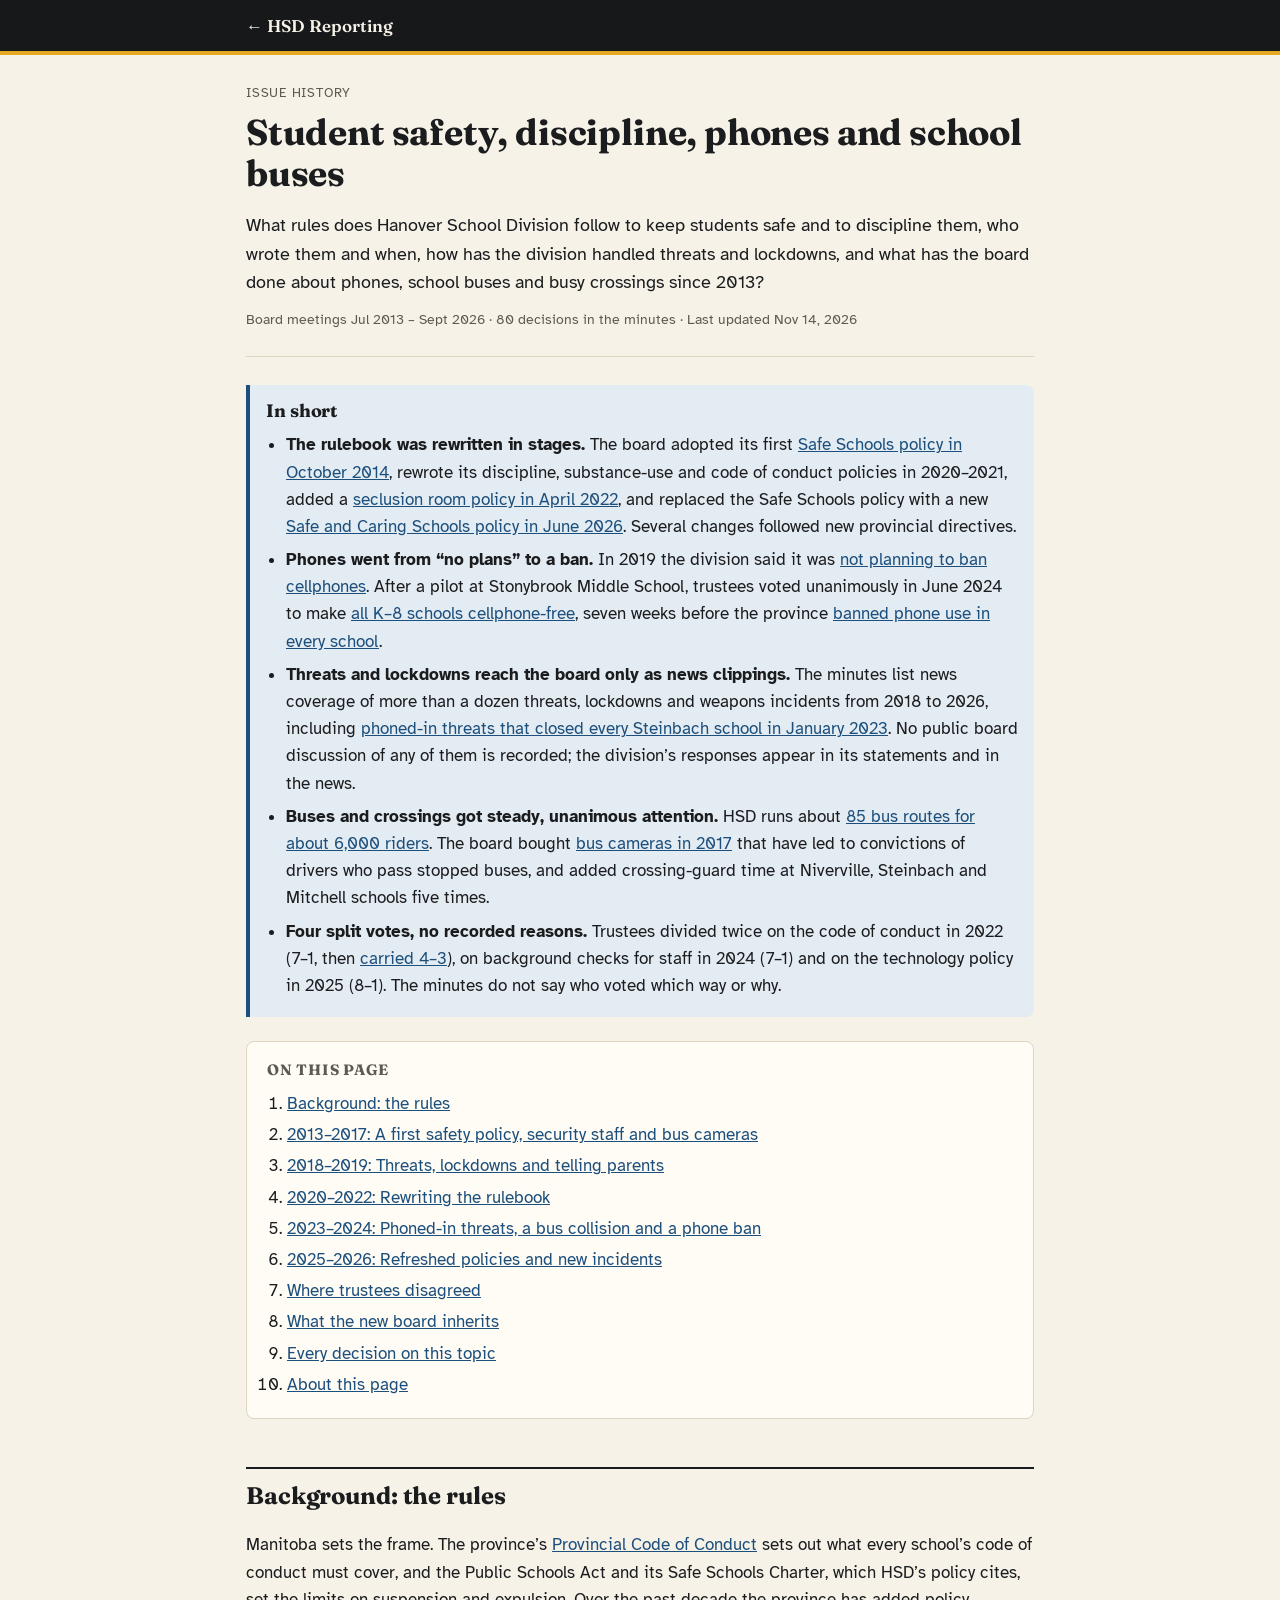
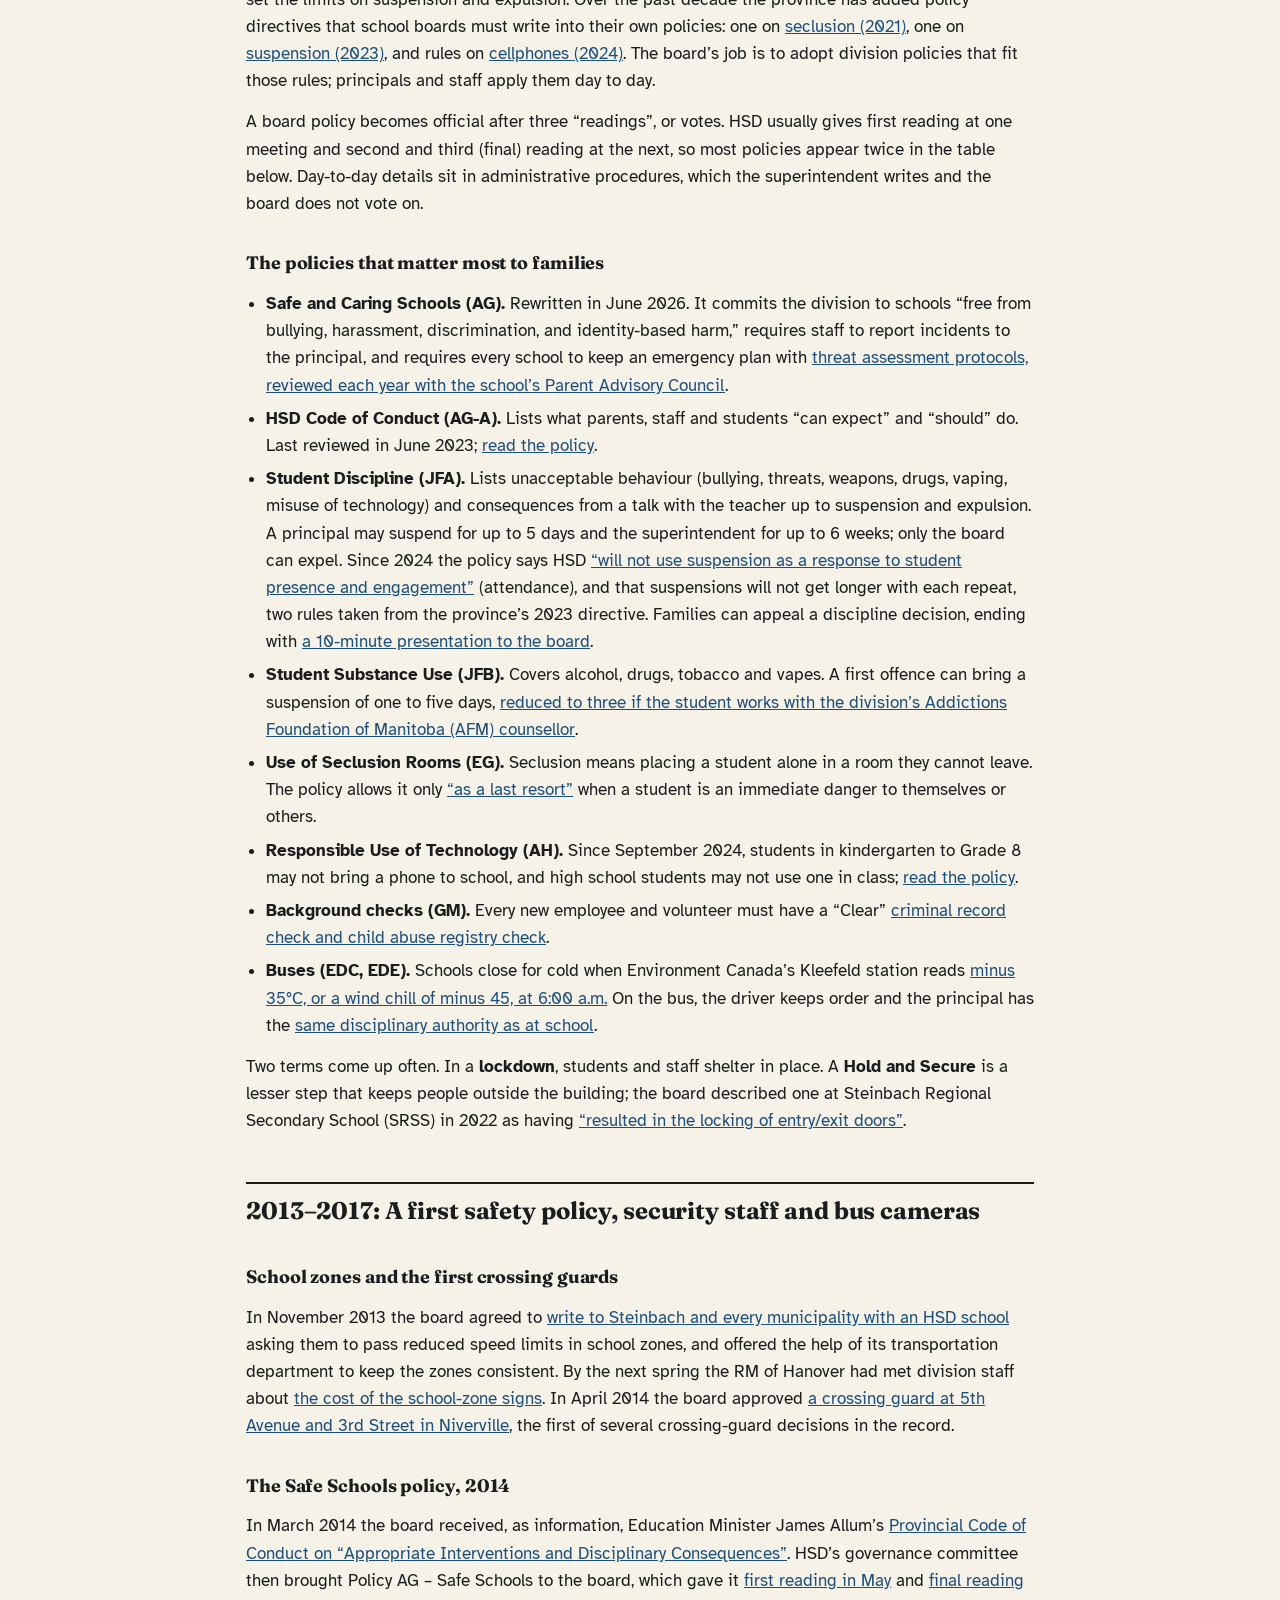
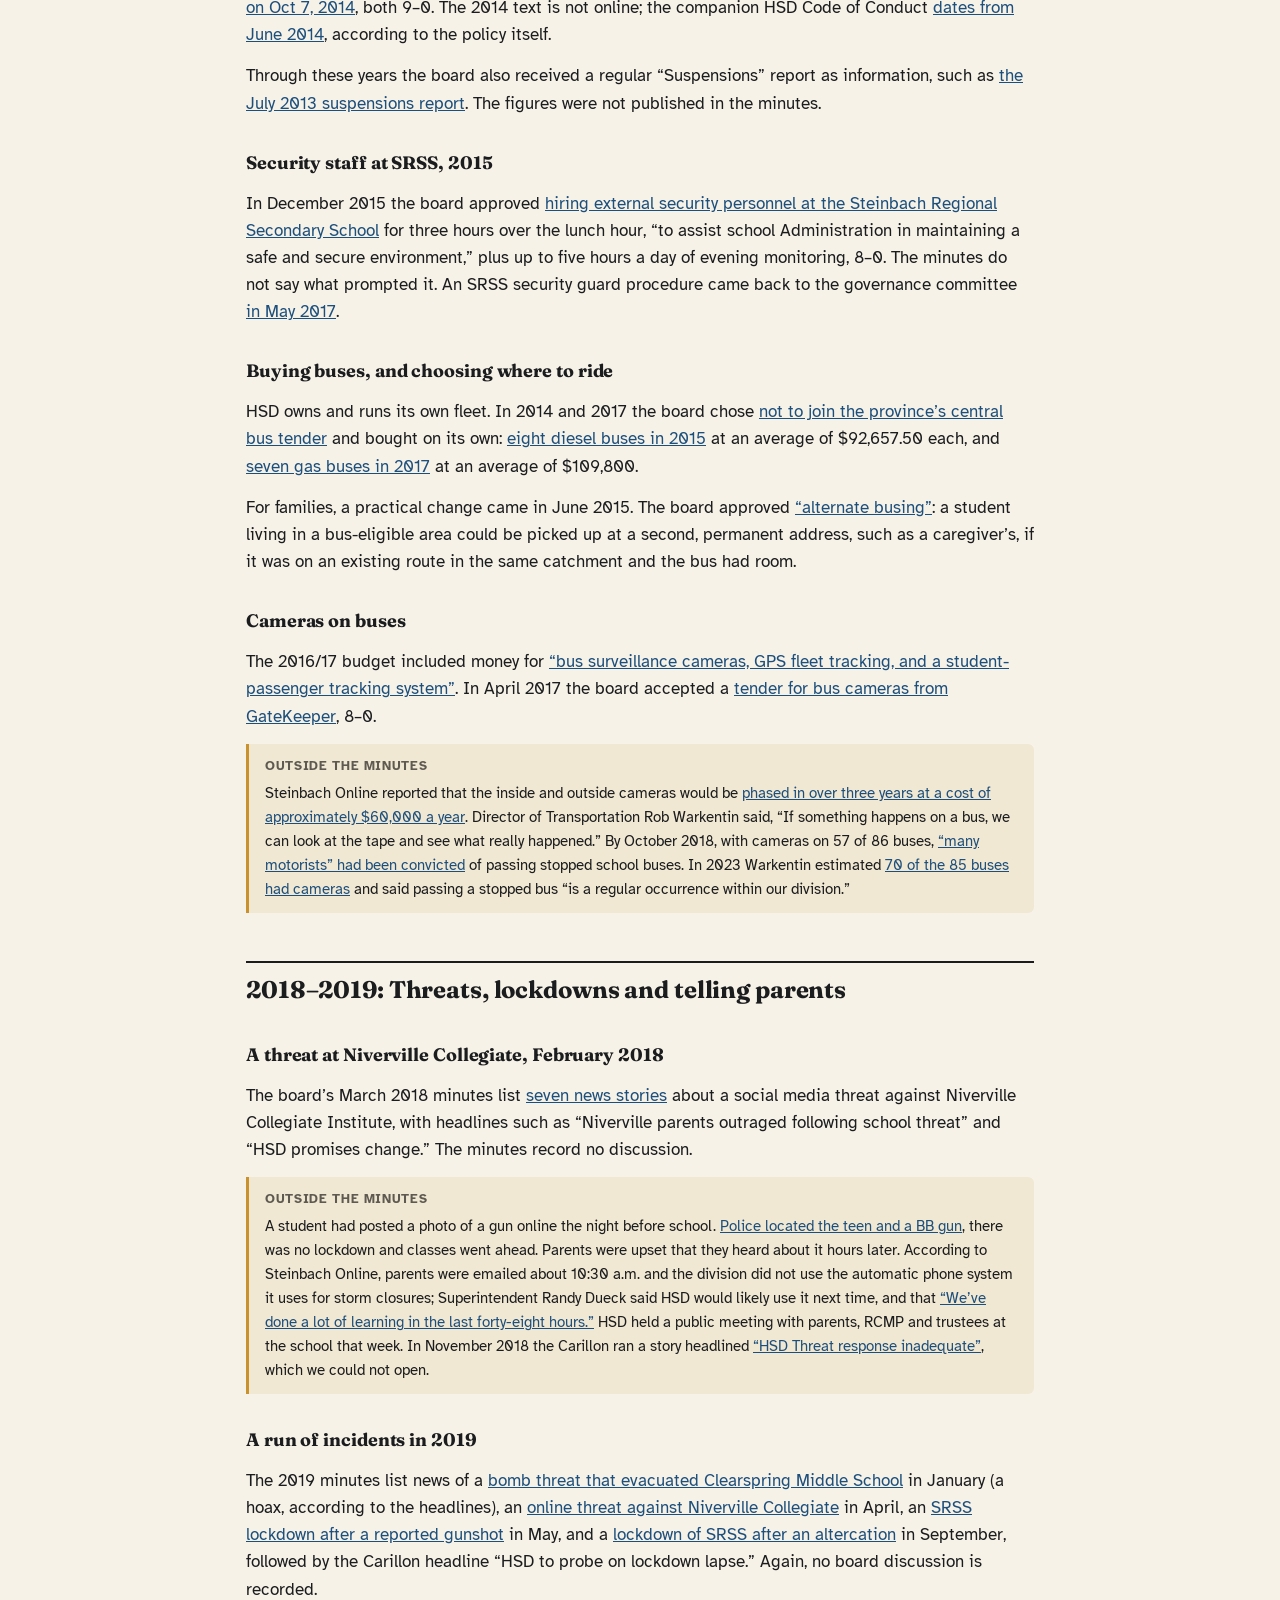
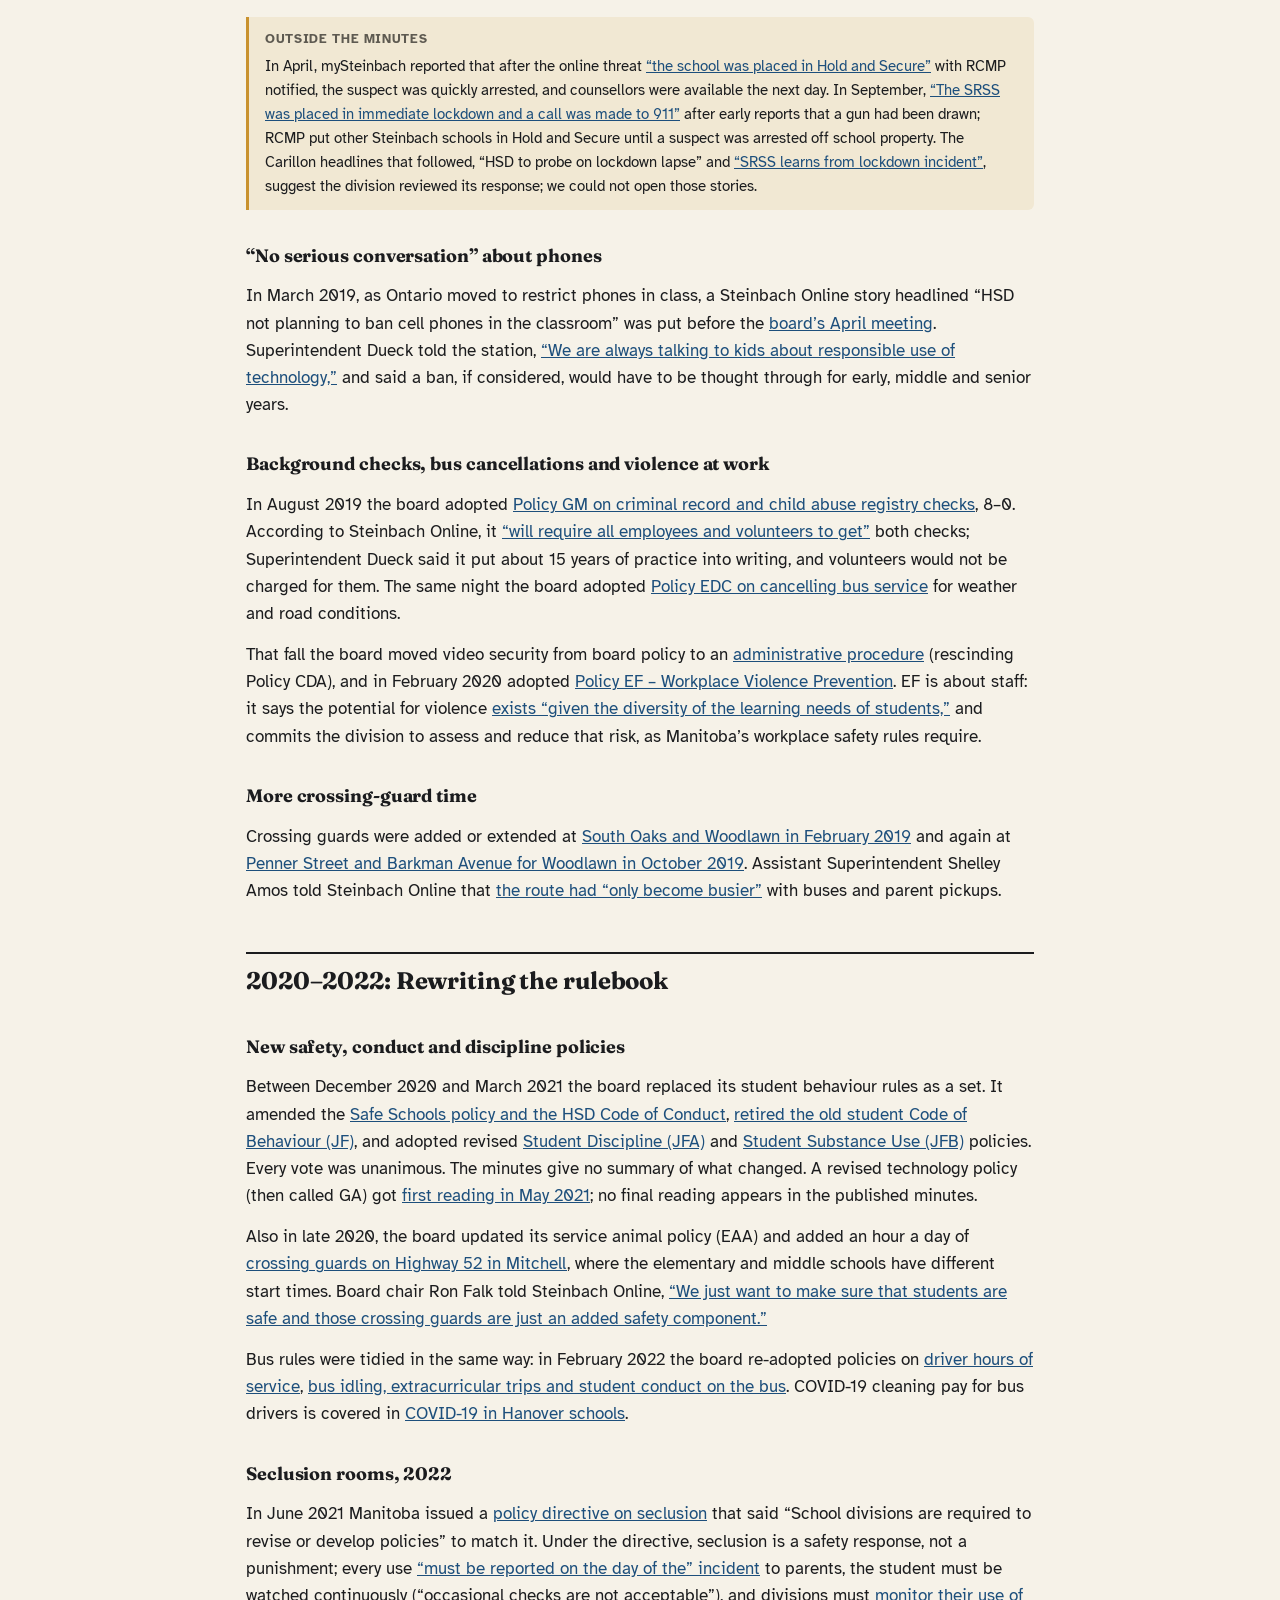
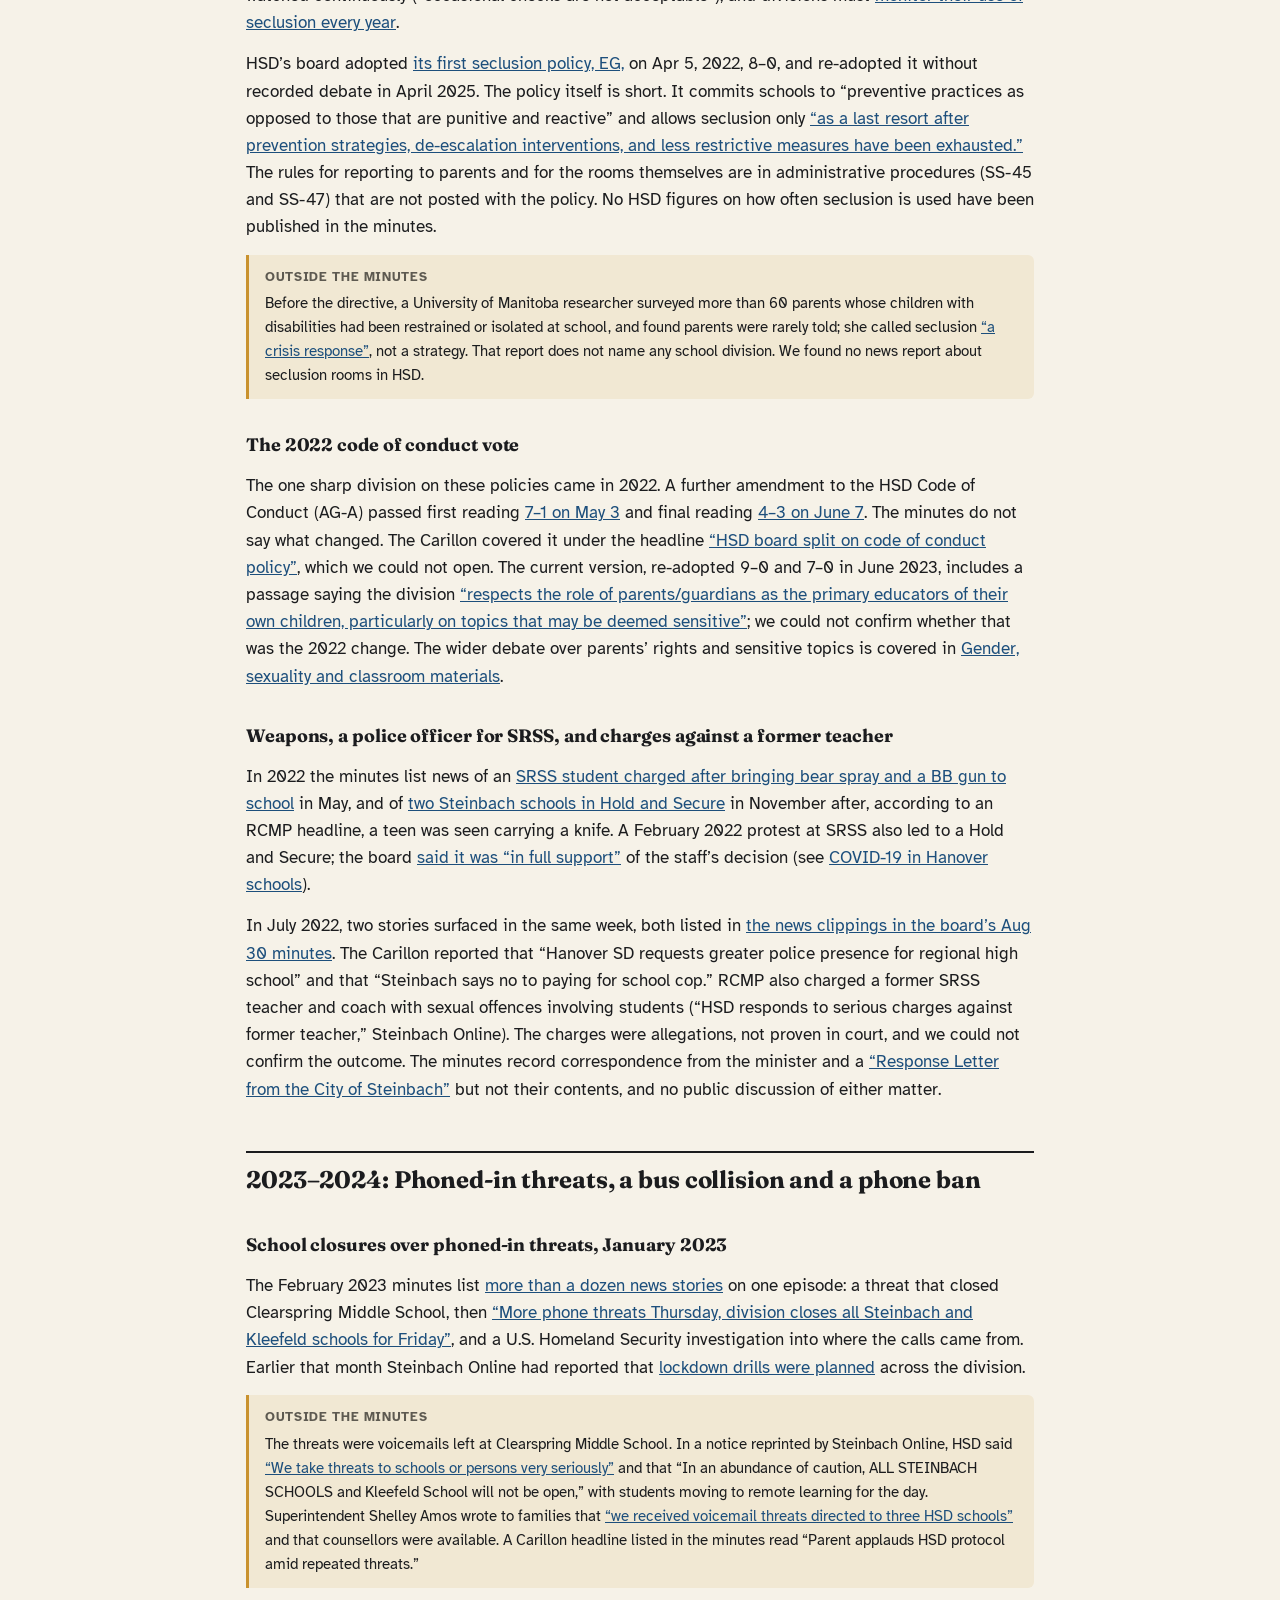
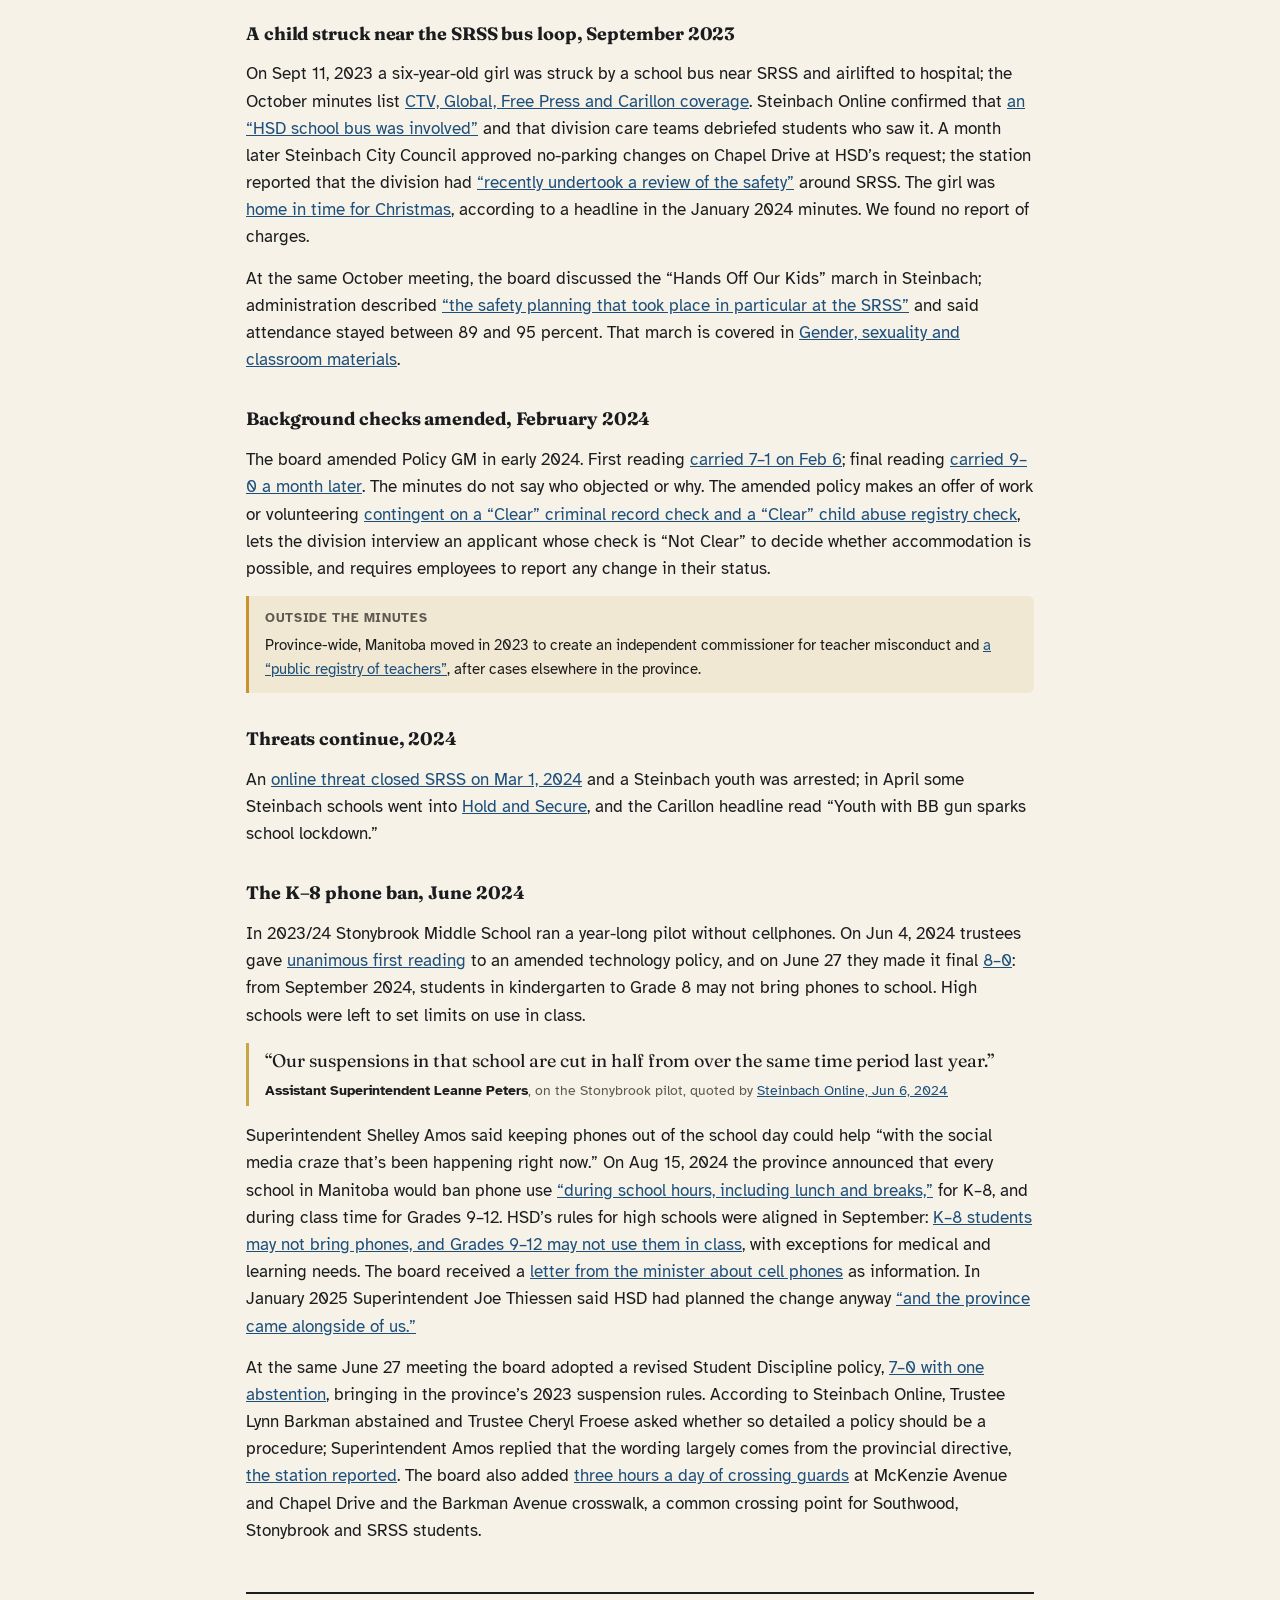
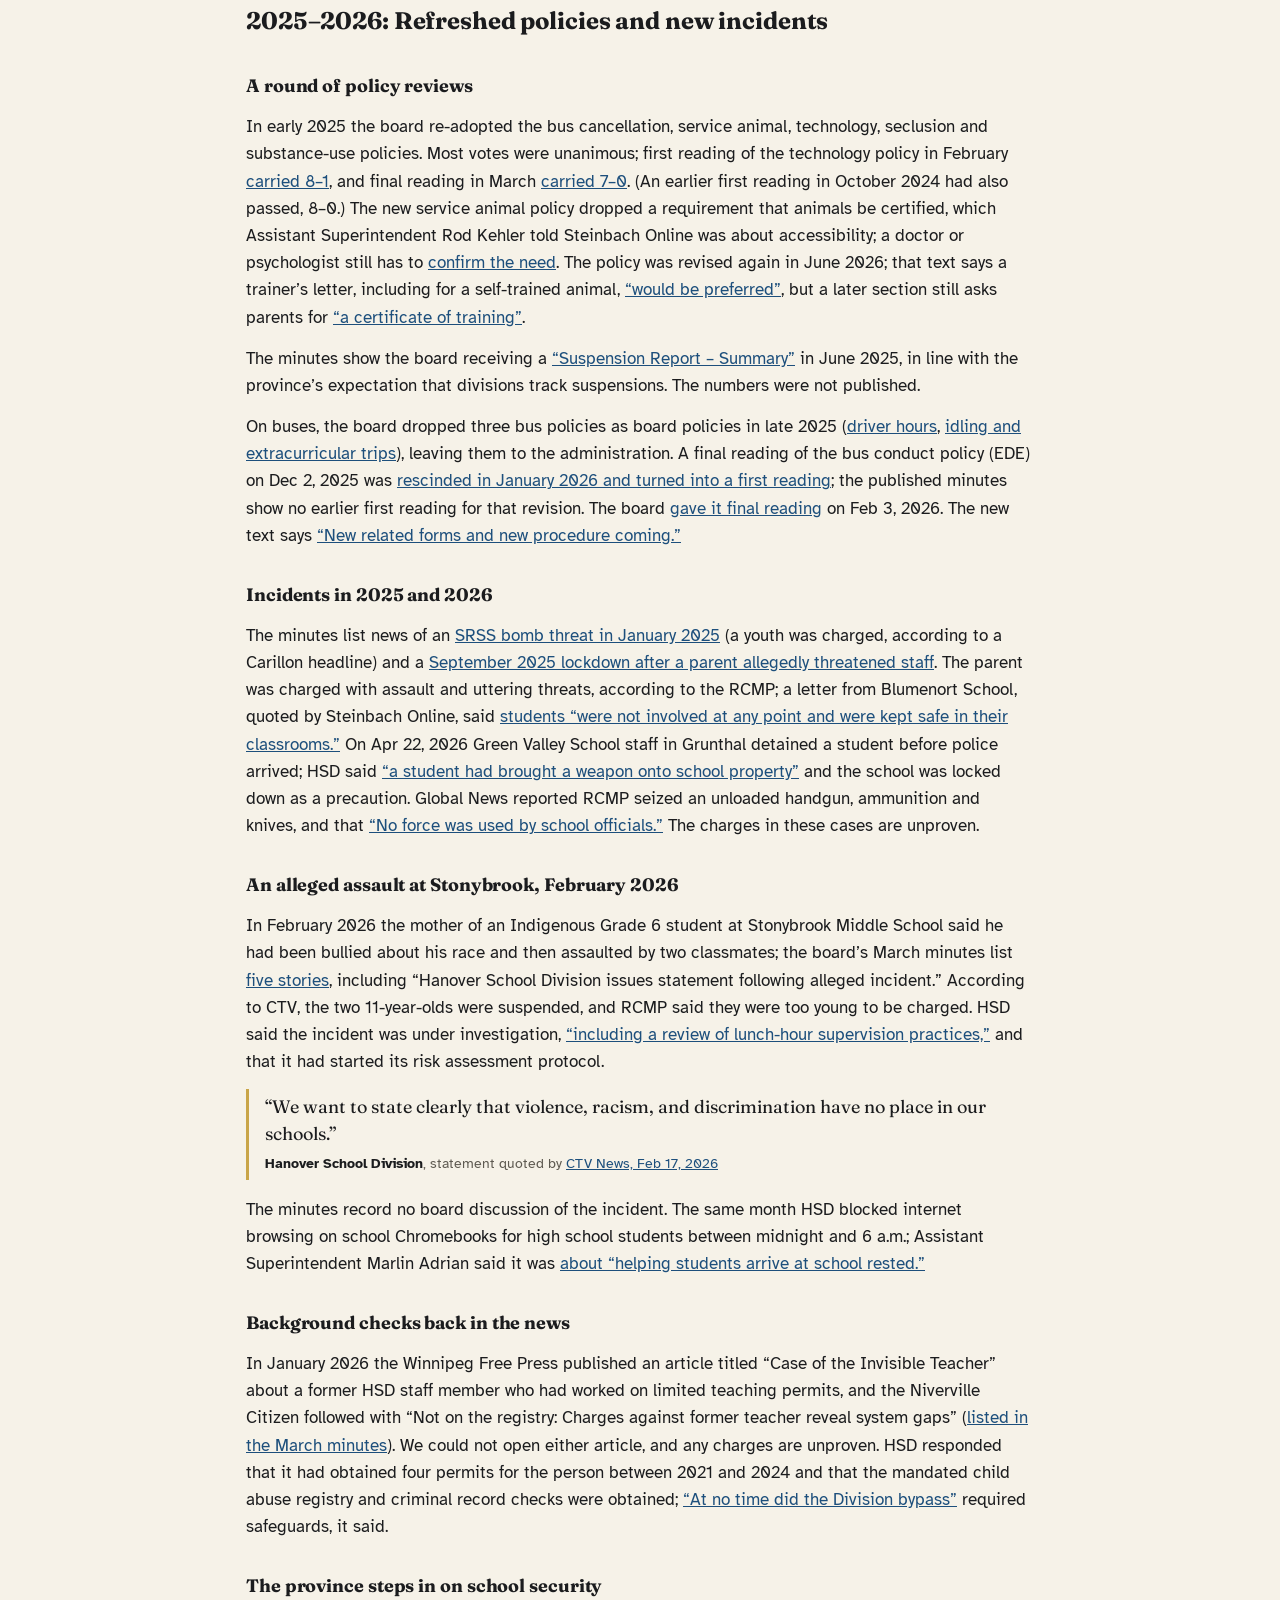
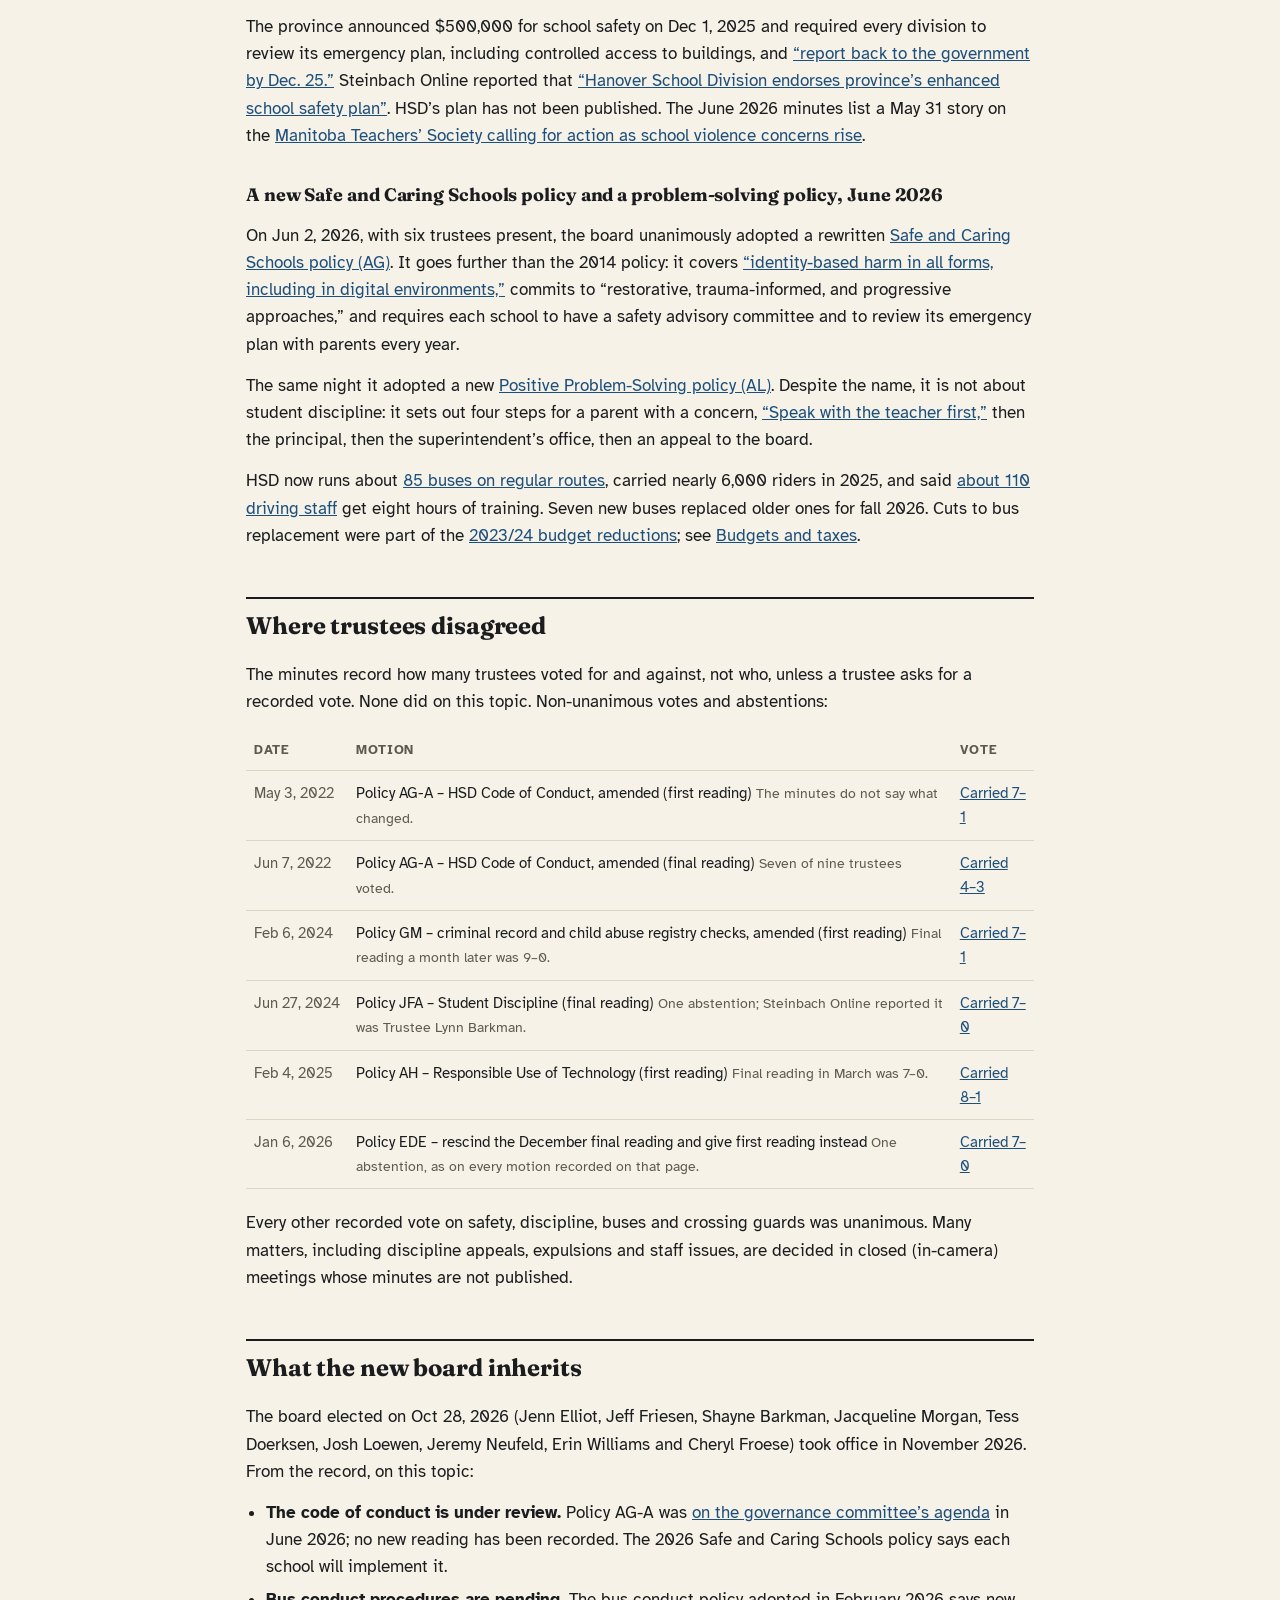
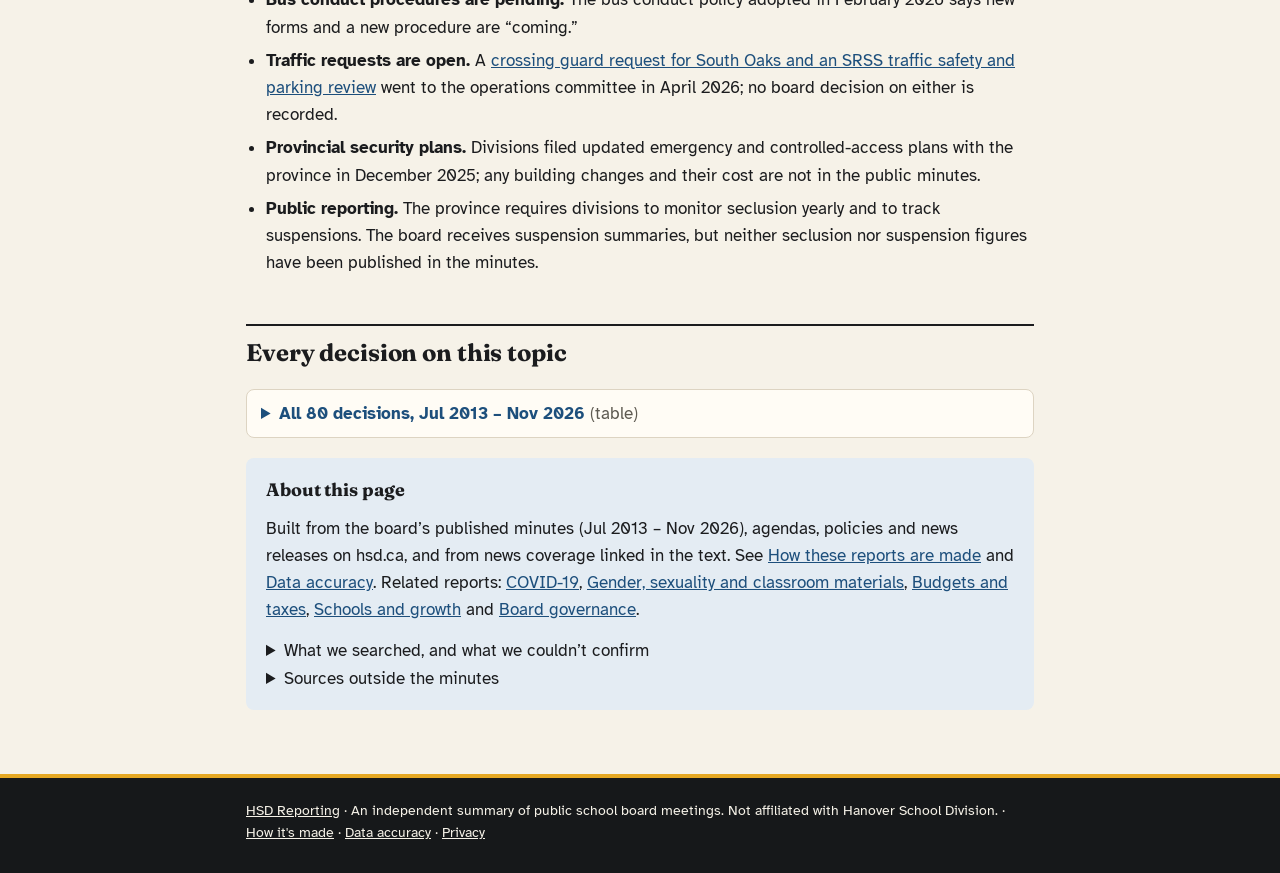
<file: safety-discipline/index.html>
<!doctype html>
<html lang="en">
<head>
<meta charset="utf-8">
<meta name="viewport" content="width=device-width, initial-scale=1">
<link rel="icon" href="data:image/svg+xml,%3Csvg xmlns='http://www.w3.org/2000/svg' viewBox='0 0 32 32'%3E%3Crect width='32' height='32' rx='6' fill='%231f5f8b'/%3E%3Ctext x='16' y='23' font-size='19' text-anchor='middle' fill='white' font-family='Arial' font-weight='700'%3EH%3C/text%3E%3C/svg%3E">
<title>Student Safety and School Buses | HSD Reporting</title>
<meta name="description" content="How the Hanover School Division board has handled student safety and discipline since 2013: the safe schools and discipline policies, seclusion rooms, the 2024 cellphone ban, threats and lockdowns, background checks, school buses and crossing guards.">
<meta property="og:type" content="article">
<meta property="og:title" content="Student safety, discipline, phones and school buses">
<meta property="og:description" content="How the Hanover School Division board has handled student safety and discipline since 2013: the safe schools and discipline policies, seclusion rooms, the 2024 cellphone ban, threats and lockdowns, background checks, school buses and crossing guards.">
<link rel="stylesheet" href="../assets/css/style.css">
<link rel="stylesheet" href="../assets/css/report.css">
</head>
<body>
<main>

<p class="sitebar"><a href="../">&larr; HSD Reporting</a></p>

<header class="page">
  <p class="eyebrow">Issue history</p>
  <h1>Student safety, discipline, phones and school buses</h1>
  <p class="lede">What rules does Hanover School Division follow to keep students safe and to discipline them, who wrote them and when, how has the division handled threats and lockdowns, and what has the board done about phones, school buses and busy crossings since 2013?</p>
  <p class="meta">Board meetings Jul 2013 &ndash; Sept 2026 &middot; 80 decisions in the minutes &middot; Last updated Nov 14, 2026</p>
</header>

<section class="inshort" aria-labelledby="inshort-h">
  <h2 id="inshort-h">In short</h2>
  <ul>
    <li><strong>The rulebook was rewritten in stages.</strong> The board adopted its first <a href="https://hsd.ca/wp-content/uploads/2015/07/Board-Meeting-Minutes-October-7-2014.pdf#page=2">Safe Schools policy in October 2014</a>, rewrote its discipline, substance-use and code of conduct policies in 2020&ndash;2021, added a <a href="https://hsd.ca/wp-content/uploads/2022/05/Board-Meeting-Minutes-Apr-5-2022-1.pdf#page=3">seclusion room policy in April 2022</a>, and replaced the Safe Schools policy with a new <a href="https://hsd.ca/wp-content/uploads/2026/06/AG-Safe-and-Caring-Schools-Policy.pdf#page=1">Safe and Caring Schools policy in June 2026</a>. Several changes followed new provincial directives.</li>
    <li><strong>Phones went from &ldquo;no plans&rdquo; to a ban.</strong> In 2019 the division said it was <a href="https://www.steinbachonline.com/articles/hsd-talks-cell-phone-use-in-the-classroom#:~:text=Hanover%20is%20not%20planning%20on%20following%20suit">not planning to ban cellphones</a>. After a pilot at Stonybrook Middle School, trustees voted unanimously in June 2024 to make <a href="https://hsd.ca/wp-content/uploads/2024/08/Board-Meeting-Minutes-June-27-2024.pdf#page=4">all K&ndash;8 schools cellphone-free</a>, seven weeks before the province <a href="https://news.gov.mb.ca/news/index.html?item=64657#:~:text=banning%20cellphone%20use%20during%20school%20hours">banned phone use in every school</a>.</li>
    <li><strong>Threats and lockdowns reach the board only as news clippings.</strong> The minutes list news coverage of more than a dozen threats, lockdowns and weapons incidents from 2018 to 2026, including <a href="https://hsd.ca/wp-content/uploads/2023/03/Board-Meeting-Minutes-Feb-7-2023.pdf#page=5">phoned-in threats that closed every Steinbach school in January 2023</a>. No public board discussion of any of them is recorded; the division&rsquo;s responses appear in its statements and in the news.</li>
    <li><strong>Buses and crossings got steady, unanimous attention.</strong> HSD runs about <a href="https://content.goldenwestapps.com/node/248986#:~:text=currently%20has%2085%20buses%20operating%20on%20regular%20routes">85 bus routes for about 6,000 riders</a>. The board bought <a href="https://hsd.ca/wp-content/uploads/2015/07/Board-Meeting-Minutes-Apr-4-2017.pdf#page=3">bus cameras in 2017</a> that have led to convictions of drivers who pass stopped buses, and added crossing-guard time at Niverville, Steinbach and Mitchell schools five times.</li>
    <li><strong>Four split votes, no recorded reasons.</strong> Trustees divided twice on the code of conduct in 2022 (7&ndash;1, then <a href="https://hsd.ca/wp-content/uploads/2022/07/Board-Meeting-Minutes-June-7-2022.pdf#page=3">carried 4&ndash;3</a>), on background checks for staff in 2024 (7&ndash;1) and on the technology policy in 2025 (8&ndash;1). The minutes do not say who voted which way or why.</li>
  </ul>
</section>

<nav class="toc" aria-label="On this page">
  <h2>On this page</h2>
  <ol>
    <li><a href="#background">Background: the rules</a></li>
    <li><a href="#y2013">2013&ndash;2017: A first safety policy, security staff and bus cameras</a></li>
    <li><a href="#y2018">2018&ndash;2019: Threats, lockdowns and telling parents</a></li>
    <li><a href="#y2020">2020&ndash;2022: Rewriting the rulebook</a></li>
    <li><a href="#y2023">2023&ndash;2024: Phoned-in threats, a bus collision and a phone ban</a></li>
    <li><a href="#y2025">2025&ndash;2026: Refreshed policies and new incidents</a></li>
    <li><a href="#split">Where trustees disagreed</a></li>
    <li><a href="#next">What the new board inherits</a></li>
    <li><a href="#all">Every decision on this topic</a></li>
    <li><a href="#about">About this page</a></li>
  </ol>
</nav>

<section id="background" aria-labelledby="background-h">
  <h2 id="background-h">Background: the rules</h2>
  <p>Manitoba sets the frame. The province&rsquo;s <a href="https://www.edu.gov.mb.ca/k12/safe_schools/pdf/code_conduct.pdf#page=11">Provincial Code of Conduct</a> sets out what every school&rsquo;s code of conduct must cover, and the Public Schools Act and its Safe Schools Charter, which HSD&rsquo;s policy cites, set the limits on suspension and expulsion. Over the past decade the province has added policy directives that school boards must write into their own policies: one on <a href="https://www.edu.gov.mb.ca/k12/docs/support/seclusion/scs-use-of-seclusion.pdf#page=9">seclusion (2021)</a>, one on <a href="https://edu.gov.mb.ca/k12/docs/support/suspension/docs/suspension.pdf#page=9">suspension (2023)</a>, and rules on <a href="https://news.gov.mb.ca/news/index.html?item=64657#:~:text=banning%20cellphone%20use%20during%20school%20hours">cellphones (2024)</a>. The board&rsquo;s job is to adopt division policies that fit those rules; principals and staff apply them day to day.</p>
  <p>A board policy becomes official after three &ldquo;readings&rdquo;, or votes. HSD usually gives first reading at one meeting and second and third (final) reading at the next, so most policies appear twice in the table below. Day-to-day details sit in administrative procedures, which the superintendent writes and the board does not vote on.</p>

  <h3>The policies that matter most to families</h3>
  <ul>
    <li><strong>Safe and Caring Schools (AG).</strong> Rewritten in June 2026. It commits the division to schools &ldquo;free from bullying, harassment, discrimination, and identity-based harm,&rdquo; requires staff to report incidents to the principal, and requires every school to keep an emergency plan with <a href="https://hsd.ca/wp-content/uploads/2026/06/AG-Safe-and-Caring-Schools-Policy.pdf#page=2">threat assessment protocols, reviewed each year with the school&rsquo;s Parent Advisory Council</a>.</li>
    <li><strong>HSD Code of Conduct (AG-A).</strong> Lists what parents, staff and students &ldquo;can expect&rdquo; and &ldquo;should&rdquo; do. Last reviewed in June 2023; <a href="https://hsd.ca/wp-content/uploads/2023/07/AG-A-Hanover-School-Division-Code-of-Conduct.pdf#page=1">read the policy</a>.</li>
    <li><strong>Student Discipline (JFA).</strong> Lists unacceptable behaviour (bullying, threats, weapons, drugs, vaping, misuse of technology) and consequences from a talk with the teacher up to suspension and expulsion. A principal may suspend for up to 5 days and the superintendent for up to 6 weeks; only the board can expel. Since 2024 the policy says HSD <a href="https://hsd.ca/wp-content/uploads/2024/07/JFA-Student-Discipline.pdf#page=3">&ldquo;will not use suspension as a response to student presence and engagement&rdquo;</a> (attendance), and that suspensions will not get longer with each repeat, two rules taken from the province&rsquo;s 2023 directive. Families can appeal a discipline decision, ending with <a href="https://hsd.ca/wp-content/uploads/2024/07/JFA-Student-Discipline.pdf#page=4">a 10-minute presentation to the board</a>.</li>
    <li><strong>Student Substance Use (JFB).</strong> Covers alcohol, drugs, tobacco and vapes. A first offence can bring a suspension of one to five days, <a href="https://hsd.ca/wp-content/uploads/2025/05/JFB-Student-Substance-Use-Abuse.pdf#page=4">reduced to three if the student works with the division&rsquo;s Addictions Foundation of Manitoba (AFM) counsellor</a>.</li>
    <li><strong>Use of Seclusion Rooms (EG).</strong> Seclusion means placing a student alone in a room they cannot leave. The policy allows it only <a href="https://hsd.ca/wp-content/uploads/2025/04/EG-Use-of-Seclusion-Rooms.pdf#page=1">&ldquo;as a last resort&rdquo;</a> when a student is an immediate danger to themselves or others.</li>
    <li><strong>Responsible Use of Technology (AH).</strong> Since September 2024, students in kindergarten to Grade 8 may not bring a phone to school, and high school students may not use one in class; <a href="https://hsd.ca/wp-content/uploads/2025/03/AH-Responsible-Use-of-Technology.pdf#page=1">read the policy</a>.</li>
    <li><strong>Background checks (GM).</strong> Every new employee and volunteer must have a &ldquo;Clear&rdquo; <a href="https://hsd.ca/wp-content/uploads/2024/03/GM-Criminal-Record-with-Vulnerable-Sector-and-Child-Abuse-Registry-Checks.pdf#page=1">criminal record check and child abuse registry check</a>.</li>
    <li><strong>Buses (EDC, EDE).</strong> Schools close for cold when Environment Canada&rsquo;s Kleefeld station reads <a href="https://hsd.ca/wp-content/uploads/2025/03/EDC-Cancellation-of-Bus-Services.pdf#page=1">minus 35&deg;C, or a wind chill of minus 45, at 6:00 a.m.</a> On the bus, the driver keeps order and the principal has the <a href="https://hsd.ca/wp-content/uploads/2026/02/EDE-Student-Code-of-Conduct-on-a-School-Bus.pdf#page=1">same disciplinary authority as at school</a>.</li>
  </ul>
  <p>Two terms come up often. In a <strong>lockdown</strong>, students and staff shelter in place. A <strong>Hold and Secure</strong> is a lesser step that keeps people outside the building; the board described one at Steinbach Regional Secondary School (SRSS) in 2022 as having <a href="https://hsd.ca/2022/02/17/board-of-trustees-issue-statement-regarding-protest/#:~:text=The%20Board%20of%20Trustees%20is%20in%20full%20support">&ldquo;resulted in the locking of entry/exit doors&rdquo;</a>.</p>
</section>

<section id="y2013" aria-labelledby="y2013-h">
  <h2 id="y2013-h">2013&ndash;2017: A first safety policy, security staff and bus cameras</h2>

  <h3>School zones and the first crossing guards</h3>
  <p>In November 2013 the board agreed to <a href="https://hsd.ca/wp-content/uploads/2015/07/Board-Meeting-Minutes-Nov-5-2013.pdf#page=4">write to Steinbach and every municipality with an HSD school</a> asking them to pass reduced speed limits in school zones, and offered the help of its transportation department to keep the zones consistent. By the next spring the RM of Hanover had met division staff about <a href="https://hsd.ca/wp-content/uploads/2015/07/Board-Meeting-Minutes-May-6-2014.pdf#page=7">the cost of the school-zone signs</a>. In April 2014 the board approved <a href="https://hsd.ca/wp-content/uploads/2015/07/Board-Meeting-Minutes-April-8-2014.pdf#page=5">a crossing guard at 5th Avenue and 3rd Street in Niverville</a>, the first of several crossing-guard decisions in the record.</p>

  <h3>The Safe Schools policy, 2014</h3>
  <p>In March 2014 the board received, as information, Education Minister James Allum&rsquo;s <a href="https://hsd.ca/wp-content/uploads/2015/07/Board-Meeting-Minutes-Mar-4-2014.pdf#page=7">Provincial Code of Conduct on &ldquo;Appropriate Interventions and Disciplinary Consequences&rdquo;</a>. HSD&rsquo;s governance committee then brought Policy AG &ndash; Safe Schools to the board, which gave it <a href="https://hsd.ca/wp-content/uploads/2015/07/Board-Meeting-Minutes-May-6-2014.pdf#page=7">first reading in May</a> and <a href="https://hsd.ca/wp-content/uploads/2015/07/Board-Meeting-Minutes-October-7-2014.pdf#page=2">final reading on Oct 7, 2014</a>, both 9&ndash;0. The 2014 text is not online; the companion HSD Code of Conduct <a href="https://hsd.ca/wp-content/uploads/2023/07/AG-A-Hanover-School-Division-Code-of-Conduct.pdf#page=3">dates from June 2014</a>, according to the policy itself.</p>
  <p>Through these years the board also received a regular &ldquo;Suspensions&rdquo; report as information, such as <a href="https://hsd.ca/wp-content/uploads/2015/07/Board-Meeting-Minutes-July-2-2013.pdf#page=6">the July 2013 suspensions report</a>. The figures were not published in the minutes.</p>

  <h3>Security staff at SRSS, 2015</h3>
  <p>In December 2015 the board approved <a href="https://hsd.ca/wp-content/uploads/2015/07/Board-Meeting-Minutes-Dec-1-2015.pdf#page=4">hiring external security personnel at the Steinbach Regional Secondary School</a> for three hours over the lunch hour, &ldquo;to assist school Administration in maintaining a safe and secure environment,&rdquo; plus up to five hours a day of evening monitoring, 8&ndash;0. The minutes do not say what prompted it. An SRSS security guard procedure came back to the governance committee <a href="https://hsd.ca/wp-content/uploads/2015/07/Board-Meeting-Minutes-May-2-2017.pdf#page=4">in May 2017</a>.</p>

  <h3>Buying buses, and choosing where to ride</h3>
  <p>HSD owns and runs its own fleet. In 2014 and 2017 the board chose <a href="https://hsd.ca/wp-content/uploads/2015/07/Board-Meeting-Minutes-Feb-4-2014.pdf#page=7">not to join the province&rsquo;s central bus tender</a> and bought on its own: <a href="https://hsd.ca/wp-content/uploads/2015/07/Board-Meeting-Minutes-April-7-2015.pdf#page=2">eight diesel buses in 2015</a> at an average of $92,657.50 each, and <a href="https://hsd.ca/wp-content/uploads/2015/07/Board-Meeting-Minutes-Apr-4-2017.pdf#page=3">seven gas buses in 2017</a> at an average of $109,800.</p>
  <p>For families, a practical change came in June 2015. The board approved <a href="https://hsd.ca/wp-content/uploads/2015/07/Board-Meeting-Minutes-June-30-2015.pdf#page=5">&ldquo;alternate busing&rdquo;</a>: a student living in a bus-eligible area could be picked up at a second, permanent address, such as a caregiver&rsquo;s, if it was on an existing route in the same catchment and the bus had room.</p>

  <h3>Cameras on buses</h3>
  <p>The 2016/17 budget included money for <a href="https://hsd.ca/2016/03/01/hsd-board-of-trustees-approves-20162017-budget/#:~:text=bus%20surveillance%20cameras%2C%20GPS%20fleet%20tracking">&ldquo;bus surveillance cameras, GPS fleet tracking, and a student-passenger tracking system&rdquo;</a>. In April 2017 the board accepted a <a href="https://hsd.ca/wp-content/uploads/2015/07/Board-Meeting-Minutes-Apr-4-2017.pdf#page=3">tender for bus cameras from GateKeeper</a>, 8&ndash;0.</p>
  <div class="context">
    <span class="label">Outside the minutes</span>
    <p>Steinbach Online reported that the inside and outside cameras would be <a href="https://steinbachonline.com/articles/big-changes-coming-to-the-hsd-bus-fleet#:~:text=at%20a%20cost%20of%20approximately">phased in over three years at a cost of approximately $60,000 a year</a>. Director of Transportation Rob Warkentin said, &ldquo;If something happens on a bus, we can look at the tape and see what really happened.&rdquo; By October 2018, with cameras on 57 of 86 buses, <a href="https://steinbachonline.com/local/bus-cameras-lead-to-convictions#:~:text=Many%20motorists%20have%20been%20convicted">&ldquo;many motorists&rdquo; had been convicted</a> of passing stopped school buses. In 2023 Warkentin estimated <a href="https://steinbachonline.com/articles/drivers-illegally-passing-school-buses-is-common-throughout-hanover-#:~:text=70%20of%20the%2085%20buses%20currently%20have%20cameras">70 of the 85 buses had cameras</a> and said passing a stopped bus &ldquo;is a regular occurrence within our division.&rdquo;</p>
  </div>
</section>

<section id="y2018" aria-labelledby="y2018-h">
  <h2 id="y2018-h">2018&ndash;2019: Threats, lockdowns and telling parents</h2>

  <h3>A threat at Niverville Collegiate, February 2018</h3>
  <p>The board&rsquo;s March 2018 minutes list <a href="https://hsd.ca/wp-content/uploads/2018/04/Board-Meeting-Minutes-March-6-2018.pdf#page=5">seven news stories</a> about a social media threat against Niverville Collegiate Institute, with headlines such as &ldquo;Niverville parents outraged following school threat&rdquo; and &ldquo;HSD promises change.&rdquo; The minutes record no discussion.</p>
  <div class="context">
    <span class="label">Outside the minutes</span>
    <p>A student had posted a photo of a gun online the night before school. <a href="https://globalnews.ca/news/4040330/manitoba-rcmp-respond-after-student-posts-photo-with-a-firearm#:~:text=Police%20have%20since%20located%20the%20teen">Police located the teen and a BB gun</a>, there was no lockdown and classes went ahead. Parents were upset that they heard about it hours later. According to Steinbach Online, parents were emailed about 10:30 a.m. and the division did not use the automatic phone system it uses for storm closures; Superintendent Randy Dueck said HSD would likely use it next time, and that <a href="https://steinbachonline.com/local/hanover-to-hold-meeting-with-parents-thursday-evening#:~:text=a%20lot%20of%20learning%20in%20the%20last">&ldquo;We&rsquo;ve done a lot of learning in the last forty-eight hours.&rdquo;</a> HSD held a public meeting with parents, RCMP and trustees at the school that week. In November 2018 the Carillon ran a story headlined <a href="https://hsd.ca/wp-content/uploads/2019/03/Board-Meeting-Minutes-Dec-4-2018.pdf#page=8">&ldquo;HSD Threat response inadequate&rdquo;</a>, which we could not open.</p>
  </div>

  <h3>A run of incidents in 2019</h3>
  <p>The 2019 minutes list news of a <a href="https://hsd.ca/wp-content/uploads/2019/03/Board-Meeting-Minutes-Feb-5-2019.pdf#page=6">bomb threat that evacuated Clearspring Middle School</a> in January (a hoax, according to the headlines), an <a href="https://hsd.ca/wp-content/uploads/2019/06/Board-Meeting-Minutes-May-7-2019.pdf#page=7">online threat against Niverville Collegiate</a> in April, an <a href="https://hsd.ca/wp-content/uploads/2019/07/Board-Meeting-Minutes-June-4-2019.pdf#page=8">SRSS lockdown after a reported gunshot</a> in May, and a <a href="https://hsd.ca/wp-content/uploads/2019/11/Board-Meeting-Minutes-Oct-1-2019.pdf#page=6">lockdown of SRSS after an altercation</a> in September, followed by the Carillon headline &ldquo;HSD to probe on lockdown lapse.&rdquo; Again, no board discussion is recorded.</p>
  <div class="context">
    <span class="label">Outside the minutes</span>
    <p>In April, mySteinbach reported that after the online threat <a href="https://www.mysteinbach.ca/news/?p=4343#:~:text=the%20school%20was%20placed%20in%20Hold%20and%20Secure">&ldquo;the school was placed in Hold and Secure&rdquo;</a> with RCMP notified, the suspect was quickly arrested, and counsellors were available the next day. In September, <a href="https://www.mysteinbach.ca/news/?p=5096#:~:text=The%20SRSS%20was%20placed%20in%20immediate%20lockdown">&ldquo;The SRSS was placed in immediate lockdown and a call was made to 911&rdquo;</a> after early reports that a gun had been drawn; RCMP put other Steinbach schools in Hold and Secure until a suspect was arrested off school property. The Carillon headlines that followed, &ldquo;HSD to probe on lockdown lapse&rdquo; and <a href="https://hsd.ca/wp-content/uploads/2019/12/Board-Meeting-Minutes-Nov-5-2019.pdf#page=7">&ldquo;SRSS learns from lockdown incident&rdquo;</a>, suggest the division reviewed its response; we could not open those stories.</p>
  </div>

  <h3>&ldquo;No serious conversation&rdquo; about phones</h3>
  <p>In March 2019, as Ontario moved to restrict phones in class, a Steinbach Online story headlined &ldquo;HSD not planning to ban cell phones in the classroom&rdquo; was put before the <a href="https://hsd.ca/wp-content/uploads/2019/05/Board-Meeting-Minutes-Apr-2-2019.pdf#page=3">board&rsquo;s April meeting</a>. Superintendent Dueck told the station, <a href="https://www.steinbachonline.com/articles/hsd-talks-cell-phone-use-in-the-classroom#:~:text=We%20are%20always%20talking%20to%20kids">&ldquo;We are always talking to kids about responsible use of technology,&rdquo;</a> and said a ban, if considered, would have to be thought through for early, middle and senior years.</p>

  <h3>Background checks, bus cancellations and violence at work</h3>
  <p>In August 2019 the board adopted <a href="https://hsd.ca/wp-content/uploads/2019/10/Board-Meeting-Minutes-August-27-2019.pdf#page=3">Policy GM on criminal record and child abuse registry checks</a>, 8&ndash;0. According to Steinbach Online, it <a href="https://www.steinbachonline.com/articles/hsd-approves-policy-on-child-abuse-registry-and-criminal-record-checks#:~:text=will%20require%20all%20employees%20and%20volunteers%20to%20get">&ldquo;will require all employees and volunteers to get&rdquo;</a> both checks; Superintendent Dueck said it put about 15 years of practice into writing, and volunteers would not be charged for them. The same night the board adopted <a href="https://hsd.ca/wp-content/uploads/2019/10/Board-Meeting-Minutes-August-27-2019.pdf#page=3">Policy EDC on cancelling bus service</a> for weather and road conditions.</p>
  <p>That fall the board moved video security from board policy to an <a href="https://hsd.ca/wp-content/uploads/2019/12/Board-Meeting-Minutes-Nov-5-2019.pdf#page=5">administrative procedure</a> (rescinding Policy CDA), and in February 2020 adopted <a href="https://hsd.ca/wp-content/uploads/2020/03/Board-Meeting-Minutes-Feb-4-2020.pdf#page=4">Policy EF &ndash; Workplace Violence Prevention</a>. EF is about staff: it says the potential for violence <a href="https://hsd.ca/wp-content/uploads/2020/02/EF-Workplace_Violence_Prevention-Policy.pdf#page=1">exists &ldquo;given the diversity of the learning needs of students,&rdquo;</a> and commits the division to assess and reduce that risk, as Manitoba&rsquo;s workplace safety rules require.</p>

  <h3>More crossing-guard time</h3>
  <p>Crossing guards were added or extended at <a href="https://hsd.ca/wp-content/uploads/2019/03/Board-Meeting-Minutes-Feb-5-2019.pdf#page=4">South Oaks and Woodlawn in February 2019</a> and again at <a href="https://hsd.ca/wp-content/uploads/2019/11/Board-Meeting-Minutes-Oct-1-2019.pdf#page=4">Penner Street and Barkman Avenue for Woodlawn in October 2019</a>. Assistant Superintendent Shelley Amos told Steinbach Online that <a href="https://steinbachonline.com/local/crossing-guards-reinstated-at-dangerous-woodlawn-walkway#:~:text=the%20route%20has%20only%20become%20busier">the route had &ldquo;only become busier&rdquo;</a> with buses and parent pickups.</p>
</section>

<section id="y2020" aria-labelledby="y2020-h">
  <h2 id="y2020-h">2020&ndash;2022: Rewriting the rulebook</h2>

  <h3>New safety, conduct and discipline policies</h3>
  <p>Between December 2020 and March 2021 the board replaced its student behaviour rules as a set. It amended the <a href="https://hsd.ca/wp-content/uploads/2021/03/Board-Meeting-Minutes-February-2-2021.pdf#page=3">Safe Schools policy and the HSD Code of Conduct</a>, <a href="https://hsd.ca/wp-content/uploads/2021/03/Board-Meeting-Minutes-February-2-2021.pdf#page=4">retired the old student Code of Behaviour (JF)</a>, and adopted revised <a href="https://hsd.ca/wp-content/uploads/2021/04/Board-Meeting-Minutes-March-2-2021.pdf#page=3">Student Discipline (JFA)</a> and <a href="https://hsd.ca/wp-content/uploads/2021/04/Board-Meeting-Minutes-March-2-2021.pdf#page=4">Student Substance Use (JFB)</a> policies. Every vote was unanimous. The minutes give no summary of what changed. A revised technology policy (then called GA) got <a href="https://hsd.ca/wp-content/uploads/2021/06/Board-Meeting-Minutes-May-4-2021.pdf#page=3">first reading in May 2021</a>; no final reading appears in the published minutes.</p>
  <p>Also in late 2020, the board updated its service animal policy (EAA) and added an hour a day of <a href="https://hsd.ca/wp-content/uploads/2020/12/Board-Meeting-Minutes-November-3-2020.pdf#page=5">crossing guards on Highway 52 in Mitchell</a>, where the elementary and middle schools have different start times. Board chair Ron Falk told Steinbach Online, <a href="https://steinbachonline.com/local/school-crossing-guard-time-extended-at-dangerous-mitchell-crosswalk#:~:text=unanimously%20voted%20to%20make%20traversing%20Highway%2052%20safer">&ldquo;We just want to make sure that students are safe and those crossing guards are just an added safety component.&rdquo;</a></p>
  <p>Bus rules were tidied in the same way: in February 2022 the board re-adopted policies on <a href="https://hsd.ca/wp-content/uploads/2022/03/Board-Meeting-Minutes-Feb-1-2022.pdf#page=3">driver hours of service</a>, <a href="https://hsd.ca/wp-content/uploads/2022/03/Board-Meeting-Minutes-Feb-1-2022.pdf#page=4">bus idling, extracurricular trips and student conduct on the bus</a>. COVID-19 cleaning pay for bus drivers is covered in <a href="../covid-19/">COVID-19 in Hanover schools</a>.</p>

  <h3>Seclusion rooms, 2022</h3>
  <p>In June 2021 Manitoba issued a <a href="https://www.edu.gov.mb.ca/k12/docs/support/seclusion/scs-use-of-seclusion.pdf#page=9">policy directive on seclusion</a> that said &ldquo;School divisions are required to revise or develop policies&rdquo; to match it. Under the directive, seclusion is a safety response, not a punishment; every use <a href="https://www.edu.gov.mb.ca/k12/docs/support/seclusion/scs-use-of-seclusion.pdf#page=18">&ldquo;must be reported on the day of the&rdquo; incident</a> to parents, the student must be watched continuously (&ldquo;occasional checks are not acceptable&rdquo;), and divisions must <a href="https://www.edu.gov.mb.ca/k12/docs/support/seclusion/scs-use-of-seclusion.pdf#page=21">monitor their use of seclusion every year</a>.</p>
  <p>HSD&rsquo;s board adopted <a href="https://hsd.ca/wp-content/uploads/2022/05/Board-Meeting-Minutes-Apr-5-2022-1.pdf#page=3">its first seclusion policy, EG,</a> on Apr 5, 2022, 8&ndash;0, and re-adopted it without recorded debate in April 2025. The policy itself is short. It commits schools to &ldquo;preventive practices as opposed to those that are punitive and reactive&rdquo; and allows seclusion only <a href="https://hsd.ca/wp-content/uploads/2025/04/EG-Use-of-Seclusion-Rooms.pdf#page=1">&ldquo;as a last resort after prevention strategies, de-escalation interventions, and less restrictive measures have been exhausted.&rdquo;</a> The rules for reporting to parents and for the rooms themselves are in administrative procedures (SS-45 and SS-47) that are not posted with the policy. No HSD figures on how often seclusion is used have been published in the minutes.</p>
  <div class="context">
    <span class="label">Outside the minutes</span>
    <p>Before the directive, a University of Manitoba researcher surveyed more than 60 parents whose children with disabilities had been restrained or isolated at school, and found parents were rarely told; she called seclusion <a href="https://hollandbloorview.ca/stories-news-events/BLOOM-Blog/restraints-isolation-routine-some-disabled-students-manitoba#:~:text=a%20crisis%20response">&ldquo;a crisis response&rdquo;</a>, not a strategy. That report does not name any school division. We found no news report about seclusion rooms in HSD.</p>
  </div>

  <h3>The 2022 code of conduct vote</h3>
  <p>The one sharp division on these policies came in 2022. A further amendment to the HSD Code of Conduct (AG-A) passed first reading <a href="https://hsd.ca/wp-content/uploads/2022/06/Board-Meeting-Minutes-May-3-2022.pdf#page=5">7&ndash;1 on May 3</a> and final reading <a href="https://hsd.ca/wp-content/uploads/2022/07/Board-Meeting-Minutes-June-7-2022.pdf#page=3">4&ndash;3 on June 7</a>. The minutes do not say what changed. The Carillon covered it under the headline <a href="https://hsd.ca/wp-content/uploads/2022/08/Board-Meeting-Minutes-June-30-2022.pdf#page=5">&ldquo;HSD board split on code of conduct policy&rdquo;</a>, which we could not open. The current version, re-adopted 9&ndash;0 and 7&ndash;0 in June 2023, includes a passage saying the division <a href="https://hsd.ca/wp-content/uploads/2023/07/AG-A-Hanover-School-Division-Code-of-Conduct.pdf#page=1">&ldquo;respects the role of parents/guardians as the primary educators of their own children, particularly on topics that may be deemed sensitive&rdquo;</a>; we could not confirm whether that was the 2022 change. The wider debate over parents&rsquo; rights and sensitive topics is covered in <a href="../gender-sexuality-materials/">Gender, sexuality and classroom materials</a>.</p>

  <h3>Weapons, a police officer for SRSS, and charges against a former teacher</h3>
  <p>In 2022 the minutes list news of an <a href="https://hsd.ca/wp-content/uploads/2022/07/Board-Meeting-Minutes-June-7-2022.pdf#page=6">SRSS student charged after bringing bear spray and a BB gun to school</a> in May, and of <a href="https://hsd.ca/wp-content/uploads/2023/01/Board-Meeting-Minutes-Dec-6-2022.pdf#page=7">two Steinbach schools in Hold and Secure</a> in November after, according to an RCMP headline, a teen was seen carrying a knife. A February 2022 protest at SRSS also led to a Hold and Secure; the board <a href="https://hsd.ca/2022/02/17/board-of-trustees-issue-statement-regarding-protest/#:~:text=The%20Board%20of%20Trustees%20is%20in%20full%20support">said it was &ldquo;in full support&rdquo;</a> of the staff&rsquo;s decision (see <a href="../covid-19/">COVID-19 in Hanover schools</a>).</p>
  <p>In July 2022, two stories surfaced in the same week, both listed in <a href="https://hsd.ca/wp-content/uploads/2022/09/Board-Meeting-Minutes-Aug-30-2022.pdf#page=4">the news clippings in the board&rsquo;s Aug 30 minutes</a>. The Carillon reported that &ldquo;Hanover SD requests greater police presence for regional high school&rdquo; and that &ldquo;Steinbach says no to paying for school cop.&rdquo; RCMP also charged a former SRSS teacher and coach with sexual offences involving students (&ldquo;HSD responds to serious charges against former teacher,&rdquo; Steinbach Online). The charges were allegations, not proven in court, and we could not confirm the outcome. The minutes record correspondence from the minister and a <a href="https://hsd.ca/wp-content/uploads/2022/09/Board-Meeting-Minutes-Aug-30-2022.pdf#page=3">&ldquo;Response Letter from the City of Steinbach&rdquo;</a> but not their contents, and no public discussion of either matter.</p>
</section>

<section id="y2023" aria-labelledby="y2023-h">
  <h2 id="y2023-h">2023&ndash;2024: Phoned-in threats, a bus collision and a phone ban</h2>

  <h3>School closures over phoned-in threats, January 2023</h3>
  <p>The February 2023 minutes list <a href="https://hsd.ca/wp-content/uploads/2023/03/Board-Meeting-Minutes-Feb-7-2023.pdf#page=4">more than a dozen news stories</a> on one episode: a threat that closed Clearspring Middle School, then <a href="https://hsd.ca/wp-content/uploads/2023/03/Board-Meeting-Minutes-Feb-7-2023.pdf#page=5">&ldquo;More phone threats Thursday, division closes all Steinbach and Kleefeld schools for Friday&rdquo;</a>, and a U.S. Homeland Security investigation into where the calls came from. Earlier that month Steinbach Online had reported that <a href="https://hsd.ca/wp-content/uploads/2023/03/Board-Meeting-Minutes-Feb-7-2023.pdf#page=4">lockdown drills were planned</a> across the division.</p>
  <div class="context">
    <span class="label">Outside the minutes</span>
    <p>The threats were voicemails left at Clearspring Middle School. In a notice reprinted by Steinbach Online, HSD said <a href="https://content.goldenwestapps.com/node/64894#:~:text=Another%20threat%20was%20received%20on%20Thursday">&ldquo;We take threats to schools or persons very seriously&rdquo;</a> and that &ldquo;In an abundance of caution, ALL STEINBACH SCHOOLS and Kleefeld School will not be open,&rdquo; with students moving to remote learning for the day. Superintendent Shelley Amos wrote to families that <a href="https://hsd.ca/?p=6478#:~:text=we%20received%20voicemail%20threats%20directed%20to%20three%20HSD%20schools">&ldquo;we received voicemail threats directed to three HSD schools&rdquo;</a> and that counsellors were available. A Carillon headline listed in the minutes read &ldquo;Parent applauds HSD protocol amid repeated threats.&rdquo;</p>
  </div>

  <h3>A child struck near the SRSS bus loop, September 2023</h3>
  <p>On Sept 11, 2023 a six-year-old girl was struck by a school bus near SRSS and airlifted to hospital; the October minutes list <a href="https://hsd.ca/wp-content/uploads/2023/11/Board-Meeting-Minutes-Oct-3-2023.pdf#page=6">CTV, Global, Free Press and Carillon coverage</a>. Steinbach Online confirmed that <a href="https://steinbachonline.com/articles/hsd-offering-support-to-those-who-witnessed-serious-collision#:~:text=HSD%20school%20bus%20was%20involved">an &ldquo;HSD school bus was involved&rdquo;</a> and that division care teams debriefed students who saw it. A month later Steinbach City Council approved no-parking changes on Chapel Drive at HSD&rsquo;s request; the station reported that the division had <a href="https://content.goldenwestapps.com/node/96007#:~:text=recently%20undertook%20a%20review%20of%20the%20safety">&ldquo;recently undertook a review of the safety&rdquo;</a> around SRSS. The girl was <a href="https://hsd.ca/wp-content/uploads/2024/02/Board-Meeting-Minutes-Jan-9-2024.pdf#page=3">home in time for Christmas</a>, according to a headline in the January 2024 minutes. We found no report of charges.</p>
  <p>At the same October meeting, the board discussed the &ldquo;Hands Off Our Kids&rdquo; march in Steinbach; administration described <a href="https://hsd.ca/wp-content/uploads/2023/11/Board-Meeting-Minutes-Oct-3-2023.pdf#page=1">&ldquo;the safety planning that took place in particular at the SRSS&rdquo;</a> and said attendance stayed between 89 and 95 percent. That march is covered in <a href="../gender-sexuality-materials/">Gender, sexuality and classroom materials</a>.</p>

  <h3>Background checks amended, February 2024</h3>
  <p>The board amended Policy GM in early 2024. First reading <a href="https://hsd.ca/wp-content/uploads/2024/03/Board-Meeting-Minutes-Feb-6-2024.pdf#page=4">carried 7&ndash;1 on Feb 6</a>; final reading <a href="https://hsd.ca/wp-content/uploads/2024/04/Board-Meeting-Minutes-Mar-5-2024-1.pdf#page=3">carried 9&ndash;0 a month later</a>. The minutes do not say who objected or why. The amended policy makes an offer of work or volunteering <a href="https://hsd.ca/wp-content/uploads/2024/03/GM-Criminal-Record-with-Vulnerable-Sector-and-Child-Abuse-Registry-Checks.pdf#page=1">contingent on a &ldquo;Clear&rdquo; criminal record check and a &ldquo;Clear&rdquo; child abuse registry check</a>, lets the division interview an applicant whose check is &ldquo;Not Clear&rdquo; to decide whether accommodation is possible, and requires employees to report any change in their status.</p>
  <div class="context">
    <span class="label">Outside the minutes</span>
    <p>Province-wide, Manitoba moved in 2023 to create an independent commissioner for teacher misconduct and <a href="https://news.gov.mb.ca/news/index.html?item=58448&amp;posted=2023-03-14#:~:text=public%20registry%20of%20teachers">a &ldquo;public registry of teachers&rdquo;</a>, after cases elsewhere in the province.</p>
  </div>

  <h3>Threats continue, 2024</h3>
  <p>An <a href="https://hsd.ca/wp-content/uploads/2024/05/Board-Meeting-Minutes-Apr-2-2024.pdf#page=6">online threat closed SRSS on Mar 1, 2024</a> and a Steinbach youth was arrested; in April some Steinbach schools went into <a href="https://hsd.ca/wp-content/uploads/2024/06/Board-Meeting-Minutes-May-7-2024.pdf#page=6">Hold and Secure</a>, and the Carillon headline read &ldquo;Youth with BB gun sparks school lockdown.&rdquo;</p>

  <h3>The K&ndash;8 phone ban, June 2024</h3>
  <p>In 2023/24 Stonybrook Middle School ran a year-long pilot without cellphones. On Jun 4, 2024 trustees gave <a href="https://hsd.ca/wp-content/uploads/2024/07/Board-Meeting-Minutes-June-4-2024.pdf#page=5">unanimous first reading</a> to an amended technology policy, and on June 27 they made it final <a href="https://hsd.ca/wp-content/uploads/2024/08/Board-Meeting-Minutes-June-27-2024.pdf#page=4">8&ndash;0</a>: from September 2024, students in kindergarten to Grade 8 may not bring phones to school. High schools were left to set limits on use in class.</p>
  <blockquote>
    <p>&ldquo;Our suspensions in that school are cut in half from over the same time period last year.&rdquo;</p>
    <div class="cite"><strong>Assistant Superintendent Leanne Peters</strong>, on the Stonybrook pilot, quoted by <a href="https://www.steinbachonline.com/articles/hanover-school-board-in-favour-of-banning-cell-phones-for-k-8-schools#:~:text=Our%20suspensions%20in%20that%20school%20are%20cut%20in%20half">Steinbach Online, Jun 6, 2024</a></div>
  </blockquote>
  <p>Superintendent Shelley Amos said keeping phones out of the school day could help &ldquo;with the social media craze that&rsquo;s been happening right now.&rdquo; On Aug 15, 2024 the province announced that every school in Manitoba would ban phone use <a href="https://news.gov.mb.ca/news/index.html?item=64657#:~:text=banning%20cellphone%20use%20during%20school%20hours">&ldquo;during school hours, including lunch and breaks,&rdquo;</a> for K&ndash;8, and during class time for Grades 9&ndash;12. HSD&rsquo;s rules for high schools were aligned in September: <a href="https://hsd.ca/2024/08/30/student-cell-phone-use/#:~:text=Students%20are%20not%20permitted%20to%20bring%20their%20phones">K&ndash;8 students may not bring phones, and Grades 9&ndash;12 may not use them in class</a>, with exceptions for medical and learning needs. The board received a <a href="https://hsd.ca/wp-content/uploads/2024/11/Board-Meeting-Minutes-August-27-2024.pdf#page=3">letter from the minister about cell phones</a> as information. In January 2025 Superintendent Joe Thiessen said HSD had planned the change anyway <a href="https://www.steinbachonline.com/articles/superintendent-reflects-on-new-programming-and-cell-phone-ban#:~:text=the%20province%20came%20alongside%20of%20us">&ldquo;and the province came alongside of us.&rdquo;</a></p>
  <p>At the same June 27 meeting the board adopted a revised Student Discipline policy, <a href="https://hsd.ca/wp-content/uploads/2024/08/Board-Meeting-Minutes-June-27-2024.pdf#page=4">7&ndash;0 with one abstention</a>, bringing in the province&rsquo;s 2023 suspension rules. According to Steinbach Online, Trustee Lynn Barkman abstained and Trustee Cheryl Froese asked whether so detailed a policy should be a procedure; Superintendent Amos replied that the wording largely comes from the provincial directive, <a href="https://www.steinbachonline.com/articles/hanover-trustees-make-middle-school-cell-phone-ban-official#:~:text=while%20Trustee%20Lynn%20Barkman%20abstained">the station reported</a>. The board also added <a href="https://hsd.ca/wp-content/uploads/2024/08/Board-Meeting-Minutes-June-27-2024.pdf#page=5">three hours a day of crossing guards</a> at McKenzie Avenue and Chapel Drive and the Barkman Avenue crosswalk, a common crossing point for Southwood, Stonybrook and SRSS students.</p>
</section>

<section id="y2025" aria-labelledby="y2025-h">
  <h2 id="y2025-h">2025&ndash;2026: Refreshed policies and new incidents</h2>

  <h3>A round of policy reviews</h3>
  <p>In early 2025 the board re-adopted the bus cancellation, service animal, technology, seclusion and substance-use policies. Most votes were unanimous; first reading of the technology policy in February <a href="https://hsd.ca/wp-content/uploads/2025/03/Board-Meeting-Minutes-February-4-2025.pdf#page=4">carried 8&ndash;1</a>, and final reading in March <a href="https://hsd.ca/wp-content/uploads/2025/04/Board-Meeting-Minutes-March-4-2025.pdf#page=4">carried 7&ndash;0</a>. (An earlier first reading in October 2024 had also passed, 8&ndash;0.) The new service animal policy dropped a requirement that animals be certified, which Assistant Superintendent Rod Kehler told Steinbach Online was about accessibility; a doctor or psychologist still has to <a href="https://www.steinbachonline.com/articles/updated-policy-makes-service-animals-more-accessible-in-hsd#:~:text=a%20medical%20professional%20would%20have%20to%20confirm">confirm the need</a>. The policy was revised again in June 2026; that text says a trainer&rsquo;s letter, including for a self-trained animal, <a href="https://hsd.ca/wp-content/uploads/2026/06/EAA-Use-of-a-Service-Animal-in-a-School.pdf#page=1">&ldquo;would be preferred&rdquo;</a>, but a later section still asks parents for <a href="https://hsd.ca/wp-content/uploads/2026/06/EAA-Use-of-a-Service-Animal-in-a-School.pdf#page=2">&ldquo;a certificate of training&rdquo;</a>.</p>
  <p>The minutes show the board receiving a <a href="https://hsd.ca/wp-content/uploads/2025/08/Board-Meeting-Minutes-June-26-2025.pdf#page=3">&ldquo;Suspension Report &ndash; Summary&rdquo;</a> in June 2025, in line with the province&rsquo;s expectation that divisions track suspensions. The numbers were not published.</p>
  <p>On buses, the board dropped three bus policies as board policies in late 2025 (<a href="https://hsd.ca/wp-content/uploads/2026/01/Board-Meeting-Minutes-November-4-2025.pdf#page=3">driver hours</a>, <a href="https://hsd.ca/wp-content/uploads/2026/01/Board-Meeting-Minutes-December-2-2025.pdf#page=3">idling and extracurricular trips</a>), leaving them to the administration. A final reading of the bus conduct policy (EDE) on Dec 2, 2025 was <a href="https://hsd.ca/wp-content/uploads/2026/02/Board-Meeting-Minutes-January-6-2026.pdf#page=2">rescinded in January 2026 and turned into a first reading</a>; the published minutes show no earlier first reading for that revision. The board <a href="https://hsd.ca/wp-content/uploads/2026/03/Board-Meeting-Minutes-February-3-2026.pdf#page=3">gave it final reading</a> on Feb 3, 2026. The new text says <a href="https://hsd.ca/wp-content/uploads/2026/02/EDE-Student-Code-of-Conduct-on-a-School-Bus.pdf#page=1">&ldquo;New related forms and new procedure coming.&rdquo;</a></p>

  <h3>Incidents in 2025 and 2026</h3>
  <p>The minutes list news of an <a href="https://hsd.ca/wp-content/uploads/2025/03/Board-Meeting-Minutes-February-4-2025.pdf#page=5">SRSS bomb threat in January 2025</a> (a youth was charged, according to a Carillon headline) and a <a href="https://hsd.ca/wp-content/uploads/2025/11/Board-Meeting-Minutes-October-7-2025.pdf#page=5">September 2025 lockdown after a parent allegedly threatened staff</a>. The parent was charged with assault and uttering threats, according to the RCMP; a letter from Blumenort School, quoted by Steinbach Online, said <a href="https://content.goldenwestapps.com/index.php/node/192969#:~:text=students%20were%20not%20involved%20at%20any%20point">students &ldquo;were not involved at any point and were kept safe in their classrooms.&rdquo;</a> On Apr 22, 2026 Green Valley School staff in Grunthal detained a student before police arrived; HSD said <a href="https://hsd.ca/2026/04/22/incident-at-green-valley-school/#:~:text=a%20student%20had%20brought%20a%20weapon">&ldquo;a student had brought a weapon onto school property&rdquo;</a> and the school was locked down as a precaution. Global News reported RCMP seized an unloaded handgun, ammunition and knives, and that <a href="https://globalnews.ca/news/11814341/teen-arrested-manitoba-high-school-handgun/#:~:text=No%20force%20was%20used%20by%20school%20officials">&ldquo;No force was used by school officials.&rdquo;</a> The charges in these cases are unproven.</p>

  <h3>An alleged assault at Stonybrook, February 2026</h3>
  <p>In February 2026 the mother of an Indigenous Grade 6 student at Stonybrook Middle School said he had been bullied about his race and then assaulted by two classmates; the board&rsquo;s March minutes list <a href="https://hsd.ca/wp-content/uploads/2026/04/Board-Meeting-Minutes-March-3-2026.pdf#page=6">five stories</a>, including &ldquo;Hanover School Division issues statement following alleged incident.&rdquo; According to CTV, the two 11-year-olds were suspended, and RCMP said they were too young to be charged. HSD said the incident was under investigation, <a href="https://www.cp24.com/news/canada/2026/02/17/organization-alleges-student-experiencing-racially-targeted-bullying-at-manitoba-school/#:~:text=including%20a%20review%20of%20lunch%2Dhour%20supervision%20practices">&ldquo;including a review of lunch-hour supervision practices,&rdquo;</a> and that it had started its risk assessment protocol.</p>
  <blockquote>
    <p>&ldquo;We want to state clearly that violence, racism, and discrimination have no place in our schools.&rdquo;</p>
    <div class="cite"><strong>Hanover School Division</strong>, statement quoted by <a href="https://www.cp24.com/news/canada/2026/02/17/organization-alleges-student-experiencing-racially-targeted-bullying-at-manitoba-school/#:~:text=violence%2C%20racism%2C%20and%20discrimination%20have%20no%20place">CTV News, Feb 17, 2026</a></div>
  </blockquote>
  <p>The minutes record no board discussion of the incident. The same month HSD blocked internet browsing on school Chromebooks for high school students between midnight and 6 a.m.; Assistant Superintendent Marlin Adrian said it was <a href="https://nivervilleonline.com/news/local/hsd-restricts-students-nighttime-internet-access#:~:text=helping%20students%20arrive%20at%20school%20rested">about &ldquo;helping students arrive at school rested.&rdquo;</a></p>

  <h3>Background checks back in the news</h3>
  <p>In January 2026 the Winnipeg Free Press published an article titled &ldquo;Case of the Invisible Teacher&rdquo; about a former HSD staff member who had worked on limited teaching permits, and the Niverville Citizen followed with &ldquo;Not on the registry: Charges against former teacher reveal system gaps&rdquo; (<a href="https://hsd.ca/wp-content/uploads/2026/04/Board-Meeting-Minutes-March-3-2026.pdf#page=6">listed in the March minutes</a>). We could not open either article, and any charges are unproven. HSD responded that it had obtained four permits for the person between 2021 and 2024 and that the mandated child abuse registry and criminal record checks were obtained; <a href="https://educationnewscanada.com/article/organization/24799/1182019/HSD-Statement-in-Response-to-Winnipeg-Free-Press-Article.htm#:~:text=At%20no%20time%20did%20the%20Division%20bypass">&ldquo;At no time did the Division bypass&rdquo;</a> required safeguards, it said.</p>

  <h3>The province steps in on school security</h3>
  <p>The province announced $500,000 for school safety on Dec 1, 2025 and required every division to review its emergency plan, including controlled access to buildings, and <a href="https://news.gov.mb.ca/news/index.html?item=71757&amp;posted=2025-12-01#:~:text=report%20back%20to%20the%20government%20by%20Dec.%2025">&ldquo;report back to the government by Dec. 25.&rdquo;</a> Steinbach Online reported that <a href="https://hsd.ca/wp-content/uploads/2026/02/Board-Meeting-Minutes-January-6-2026.pdf#page=3">&ldquo;Hanover School Division endorses province&rsquo;s enhanced school safety plan&rdquo;</a>. HSD&rsquo;s plan has not been published. The June 2026 minutes list a May 31 story on the <a href="https://hsd.ca/wp-content/uploads/2026/09/Board-Meeting-Minutes-June-23-2026.pdf#page=5">Manitoba Teachers&rsquo; Society calling for action as school violence concerns rise</a>.</p>

  <h3>A new Safe and Caring Schools policy and a problem-solving policy, June 2026</h3>
  <p>On Jun 2, 2026, with six trustees present, the board unanimously adopted a rewritten <a href="https://hsd.ca/wp-content/uploads/2026/06/Board-Meeting-Minutes-June-2-2026.pdf#page=5">Safe and Caring Schools policy (AG)</a>. It goes further than the 2014 policy: it covers <a href="https://hsd.ca/wp-content/uploads/2026/06/AG-Safe-and-Caring-Schools-Policy.pdf#page=1">&ldquo;identity-based harm in all forms, including in digital environments,&rdquo;</a> commits to &ldquo;restorative, trauma-informed, and progressive approaches,&rdquo; and requires each school to have a safety advisory committee and to review its emergency plan with parents every year.</p>
  <p>The same night it adopted a new <a href="https://hsd.ca/wp-content/uploads/2026/06/Board-Meeting-Minutes-June-2-2026.pdf#page=6">Positive Problem-Solving policy (AL)</a>. Despite the name, it is not about student discipline: it sets out four steps for a parent with a concern, <a href="https://hsd.ca/wp-content/uploads/2026/06/AL-Positive-Problem-Solving-Policy.pdf#page=1">&ldquo;Speak with the teacher first,&rdquo;</a> then the principal, then the superintendent&rsquo;s office, then an appeal to the board.</p>
  <p>HSD now runs about <a href="https://content.goldenwestapps.com/node/248986#:~:text=currently%20has%2085%20buses%20operating%20on%20regular%20routes">85 buses on regular routes</a>, carried nearly 6,000 riders in 2025, and said <a href="https://content.goldenwestapps.com/node/169366#:~:text=thousands%20of%20students%20will%20be%20partaking">about 110 driving staff</a> get eight hours of training. Seven new buses replaced older ones for fall 2026. Cuts to bus replacement were part of the <a href="https://hsd.ca/2023/03/23/board-of-trustees-approve-2023-24-budget/#:~:text=transportation%20by%20%24314%2C600">2023/24 budget reductions</a>; see <a href="../budget-taxes/">Budgets and taxes</a>.</p>
</section>

<section id="split" aria-labelledby="split-h">
  <h2 id="split-h">Where trustees disagreed</h2>
  <p>The minutes record how many trustees voted for and against, not who, unless a trustee asks for a recorded vote. None did on this topic. Non-unanimous votes and abstentions:</p>
  <div class="table-wrap"><table>
    <thead><tr><th>Date</th><th>Motion</th><th>Vote</th></tr></thead>
    <tbody>
      <tr><td class="date">May 3, 2022</td><td>Policy AG-A &ndash; HSD Code of Conduct, amended (first reading) <span class="meta">The minutes do not say what changed.</span></td><td><a href="https://hsd.ca/wp-content/uploads/2022/06/Board-Meeting-Minutes-May-3-2022.pdf#page=5">Carried 7&ndash;1</a></td></tr>
      <tr><td class="date">Jun 7, 2022</td><td>Policy AG-A &ndash; HSD Code of Conduct, amended (final reading) <span class="meta">Seven of nine trustees voted.</span></td><td><a href="https://hsd.ca/wp-content/uploads/2022/07/Board-Meeting-Minutes-June-7-2022.pdf#page=3">Carried 4&ndash;3</a></td></tr>
      <tr><td class="date">Feb 6, 2024</td><td>Policy GM &ndash; criminal record and child abuse registry checks, amended (first reading) <span class="meta">Final reading a month later was 9&ndash;0.</span></td><td><a href="https://hsd.ca/wp-content/uploads/2024/03/Board-Meeting-Minutes-Feb-6-2024.pdf#page=4">Carried 7&ndash;1</a></td></tr>
      <tr><td class="date">Jun 27, 2024</td><td>Policy JFA &ndash; Student Discipline (final reading) <span class="meta">One abstention; Steinbach Online reported it was Trustee Lynn Barkman.</span></td><td><a href="https://hsd.ca/wp-content/uploads/2024/08/Board-Meeting-Minutes-June-27-2024.pdf#page=4">Carried 7&ndash;0</a></td></tr>
      <tr><td class="date">Feb 4, 2025</td><td>Policy AH &ndash; Responsible Use of Technology (first reading) <span class="meta">Final reading in March was 7&ndash;0.</span></td><td><a href="https://hsd.ca/wp-content/uploads/2025/03/Board-Meeting-Minutes-February-4-2025.pdf#page=4">Carried 8&ndash;1</a></td></tr>
      <tr><td class="date">Jan 6, 2026</td><td>Policy EDE &ndash; rescind the December final reading and give first reading instead <span class="meta">One abstention, as on every motion recorded on that page.</span></td><td><a href="https://hsd.ca/wp-content/uploads/2026/02/Board-Meeting-Minutes-January-6-2026.pdf#page=2">Carried 7&ndash;0</a></td></tr>
    </tbody>
  </table></div>
  <p>Every other recorded vote on safety, discipline, buses and crossing guards was unanimous. Many matters, including discipline appeals, expulsions and staff issues, are decided in closed (in-camera) meetings whose minutes are not published.</p>
</section>

<section id="next" aria-labelledby="next-h">
  <h2 id="next-h">What the new board inherits</h2>
  <p>The board elected on Oct 28, 2026 (Jenn Elliot, Jeff Friesen, Shayne Barkman, Jacqueline Morgan, Tess Doerksen, Josh Loewen, Jeremy Neufeld, Erin Williams and Cheryl Froese) took office in November 2026. From the record, on this topic:</p>
  <ul>
    <li><strong>The code of conduct is under review.</strong> Policy AG-A was <a href="https://hsd.ca/wp-content/uploads/2026/09/Board-Meeting-Minutes-June-23-2026.pdf#page=4">on the governance committee&rsquo;s agenda</a> in June 2026; no new reading has been recorded. The 2026 Safe and Caring Schools policy says each school will implement it.</li>
    <li><strong>Bus conduct procedures are pending.</strong> The bus conduct policy adopted in February 2026 says new forms and a new procedure are &ldquo;coming.&rdquo;</li>
    <li><strong>Traffic requests are open.</strong> A <a href="https://hsd.ca/wp-content/uploads/2026/06/Board-Meeting-Minutes-May-5-2026.pdf#page=7">crossing guard request for South Oaks and an SRSS traffic safety and parking review</a> went to the operations committee in April 2026; no board decision on either is recorded.</li>
    <li><strong>Provincial security plans.</strong> Divisions filed updated emergency and controlled-access plans with the province in December 2025; any building changes and their cost are not in the public minutes.</li>
    <li><strong>Public reporting.</strong> The province requires divisions to monitor seclusion yearly and to track suspensions. The board receives suspension summaries, but neither seclusion nor suspension figures have been published in the minutes.</li>
  </ul>
</section>

<section id="all" aria-labelledby="all-h">
  <h2 id="all-h">Every decision on this topic</h2>
  <details class="more"><summary>All 80 decisions, Jul 2013 &ndash; Nov 2026 <span>(table)</span></summary><div class="inner">
  <div class="table-wrap"><table class="compact all-requests">
    <thead><tr><th>Date</th><th>Decision</th><th>Result</th></tr></thead>
    <tbody>
      <tr><td class="date">Nov 5, 2013</td><td>School-zone speed limits<span class="meta">Letter asking Steinbach and every municipality with an HSD school to pass reduced school-zone speed limits</span></td><td><a href="https://hsd.ca/wp-content/uploads/2015/07/Board-Meeting-Minutes-Nov-5-2013.pdf#page=4">Carried 9&ndash;0</a></td></tr>
      <tr><td class="date">Feb 4, 2014</td><td>Bus Purchase Tender<span class="meta">Opted out of the provincial central tender for 2014/15 bus purchases</span></td><td><a href="https://hsd.ca/wp-content/uploads/2015/07/Board-Meeting-Minutes-Feb-4-2014.pdf#page=7">Carried 7&ndash;0</a></td></tr>
      <tr><td class="date">Apr 8, 2014</td><td>Crossing Guard Request - NCI<span class="meta">New crossing guard at 5th Avenue and 3rd Street, Niverville, from Sept 2014</span></td><td><a href="https://hsd.ca/wp-content/uploads/2015/07/Board-Meeting-Minutes-April-8-2014.pdf#page=5">Carried 7&ndash;0</a></td></tr>
      <tr><td class="date">May 6, 2014</td><td>Policy AG &ndash; Safe Schools (first reading)<span class="meta">Sent Policy AG &ndash; Safe Schools to the board for first reading</span></td><td><a href="https://hsd.ca/wp-content/uploads/2015/07/Board-Meeting-Minutes-May-6-2014.pdf#page=7">Carried 9&ndash;0</a></td></tr>
      <tr><td class="date">Oct 7, 2014</td><td>Policy AG &ndash; Safe Schools (final reading)<span class="meta">Adopted the first Safe Schools policy</span></td><td><a href="https://hsd.ca/wp-content/uploads/2015/07/Board-Meeting-Minutes-October-7-2014.pdf#page=2">Carried 9&ndash;0</a></td></tr>
      <tr><td class="date">Apr 7, 2015</td><td>School bus tender, 2015/16<span class="meta">Eight 2016 diesel buses from Fairway Ford, average $92,657.50 each plus taxes</span></td><td><a href="https://hsd.ca/wp-content/uploads/2015/07/Board-Meeting-Minutes-April-7-2015.pdf#page=2">Carried 8&ndash;0</a></td></tr>
      <tr><td class="date">Jun 30, 2015</td><td>Alternate busing arrangements, 2015/16<span class="meta">Students in bus-eligible areas may ride from a second, permanent address in the same catchment, if there is room</span></td><td><a href="https://hsd.ca/wp-content/uploads/2015/07/Board-Meeting-Minutes-June-30-2015.pdf#page=5">Carried 9&ndash;0</a></td></tr>
      <tr><td class="date">Nov 3, 2015</td><td>Bus mileage for SRSS teams<span class="meta">More extracurricular bus kilometres for SRSS (hockey, football, four Grade 9 teams)</span></td><td><a href="https://hsd.ca/wp-content/uploads/2015/07/Board-Meeting-Minutes-Nov-3-2015.pdf#page=5">Carried 9&ndash;0</a></td></tr>
      <tr><td class="date">Dec 1, 2015</td><td>SRSS security personnel<span class="meta">External security staff at SRSS for three hours over lunch and up to five hours in the evening</span></td><td><a href="https://hsd.ca/wp-content/uploads/2015/07/Board-Meeting-Minutes-Dec-1-2015.pdf#page=4">Carried 8&ndash;0</a></td></tr>
      <tr><td class="date">Feb 7, 2017</td><td>Bus Purchase Tender<span class="meta">Opted out of the provincial central tender for 2017/18 bus purchases</span></td><td><a href="https://hsd.ca/wp-content/uploads/2015/07/Board-Meeting-Minutes-Feb-7-2017.pdf#page=5">Carried 9&ndash;0</a></td></tr>
      <tr><td class="date">Apr 4, 2017</td><td>School bus tender, 2017/18<span class="meta">Seven 2018 gas buses from Fairway Ford, average $109,800 each plus taxes</span></td><td><a href="https://hsd.ca/wp-content/uploads/2015/07/Board-Meeting-Minutes-Apr-4-2017.pdf#page=3">Carried 8&ndash;0</a></td></tr>
      <tr><td class="date">Apr 4, 2017</td><td>Bus camera tender<span class="meta">School bus cameras from GateKeeper</span></td><td><a href="https://hsd.ca/wp-content/uploads/2015/07/Board-Meeting-Minutes-Apr-4-2017.pdf#page=3">Carried 8&ndash;0</a></td></tr>
      <tr><td class="date">Feb 5, 2019</td><td>Crossing Guard Requests - Woodlawn/South Oaks<span class="meta">30 more minutes a day of crossing guard time at South Oaks and Woodlawn for the rest of 2018/19</span></td><td><a href="https://hsd.ca/wp-content/uploads/2019/03/Board-Meeting-Minutes-Feb-5-2019.pdf#page=4">Carried 9&ndash;0</a></td></tr>
      <tr><td class="date">Jun 27, 2019</td><td>Policy EDC &ndash; Cancellation of Bus Service (first reading)</td><td><a href="https://hsd.ca/wp-content/uploads/2019/09/Board-Meeting-Minutes-June-27-2019.pdf#page=3">Carried 9&ndash;0</a></td></tr>
      <tr><td class="date">Jun 27, 2019</td><td>Policy GM &ndash; Vulnerable Sector Registry (first reading)</td><td><a href="https://hsd.ca/wp-content/uploads/2019/09/Board-Meeting-Minutes-June-27-2019.pdf#page=4">Carried 9&ndash;0</a></td></tr>
      <tr><td class="date">Aug 27, 2019</td><td>Policy EDC &ndash; Cancellation of Bus Service (final reading)<span class="meta">Cold-weather and road-condition rules for cancelling buses</span></td><td><a href="https://hsd.ca/wp-content/uploads/2019/10/Board-Meeting-Minutes-August-27-2019.pdf#page=3">Carried 8&ndash;0</a></td></tr>
      <tr><td class="date">Aug 27, 2019</td><td>Policy GM &ndash; Vulnerable Sector Registry (final reading)<span class="meta">Criminal record and child abuse registry checks for staff and volunteers</span></td><td><a href="https://hsd.ca/wp-content/uploads/2019/10/Board-Meeting-Minutes-August-27-2019.pdf#page=3">Carried 8&ndash;0</a></td></tr>
      <tr><td class="date">Oct 1, 2019</td><td>Traffic safety and crossing guards<span class="meta">One more hour a day for a crossing guard at Penner and Barkman (Woodlawn) for 2019/20</span></td><td><a href="https://hsd.ca/wp-content/uploads/2019/11/Board-Meeting-Minutes-Oct-1-2019.pdf#page=4">Carried 9&ndash;0</a></td></tr>
      <tr><td class="date">Nov 5, 2019</td><td>Rescind Policy CDA &ndash; Video Security Services (first reading)<span class="meta">Video security moved from board policy to an administrative procedure</span></td><td><a href="https://hsd.ca/wp-content/uploads/2019/12/Board-Meeting-Minutes-Nov-5-2019.pdf#page=5">Carried 9&ndash;0</a></td></tr>
      <tr><td class="date">Dec 3, 2019</td><td>Rescind Policy CDA &ndash; Video Security Services (final reading)</td><td><a href="https://hsd.ca/wp-content/uploads/2020/01/Board-Meeting-Minutes-Dec-3-2019.pdf#page=4">Carried 7&ndash;0</a></td></tr>
      <tr><td class="date">Dec 3, 2019</td><td>Policy EF &ndash; Workplace Violence Prevention (first reading)</td><td><a href="https://hsd.ca/wp-content/uploads/2020/01/Board-Meeting-Minutes-Dec-3-2019.pdf#page=4">Carried 7&ndash;0</a></td></tr>
      <tr><td class="date">Feb 4, 2020</td><td>Policy EF &ndash; Workplace Violence Prevention (final reading)</td><td><a href="https://hsd.ca/wp-content/uploads/2020/03/Board-Meeting-Minutes-Feb-4-2020.pdf#page=4">Carried 6&ndash;0</a></td></tr>
      <tr><td class="date">Mar 3, 2020</td><td>Rescind Policy EDB &ndash; School Bus Mileage Allocation<span class="meta">Bus mileage allocation to schools no longer a board policy</span></td><td><a href="https://hsd.ca/wp-content/uploads/2020/05/Board-Meeting-Minutes-Mar-3-2020.pdf#page=5">Carried 7&ndash;0</a></td></tr>
      <tr><td class="date">Nov 3, 2020</td><td>Crossing Guard Requests - Mitchell (MES / MMS)<span class="meta">60 more minutes a day each at Mitchell Elementary and Mitchell Middle for crossing guards on Highway 52</span></td><td><a href="https://hsd.ca/wp-content/uploads/2020/12/Board-Meeting-Minutes-November-3-2020.pdf#page=5">Carried 9&ndash;0</a></td></tr>
      <tr><td class="date">Nov 3, 2020</td><td>Policy EAA &ndash; Certified Service Animal (first reading)</td><td><a href="https://hsd.ca/wp-content/uploads/2020/12/Board-Meeting-Minutes-November-3-2020.pdf#page=4">Carried 9&ndash;0</a></td></tr>
      <tr><td class="date">Dec 1, 2020</td><td>Policy EAA &ndash; Certified Service Animal (final reading)</td><td><a href="https://hsd.ca/wp-content/uploads/2021/01/Board-Meeting-Minutes-December-1-2020.pdf#page=4">Carried 9&ndash;0</a></td></tr>
      <tr><td class="date">Dec 1, 2020</td><td>Policy AG &ndash; Safe Schools, amended (first reading)</td><td><a href="https://hsd.ca/wp-content/uploads/2021/01/Board-Meeting-Minutes-December-1-2020.pdf#page=4">Carried 9&ndash;0</a></td></tr>
      <tr><td class="date">Dec 1, 2020</td><td>Policy AG-A &ndash; HSD Code of Conduct, amended (first reading)</td><td><a href="https://hsd.ca/wp-content/uploads/2021/01/Board-Meeting-Minutes-December-1-2020.pdf#page=4">Carried 9&ndash;0</a></td></tr>
      <tr><td class="date">Feb 2, 2021</td><td>Policy AG &ndash; Safe Schools, amended (final reading)<span class="meta">Motion 2021-019</span></td><td><a href="https://hsd.ca/wp-content/uploads/2021/03/Board-Meeting-Minutes-February-2-2021.pdf#page=3">Carried 7&ndash;0</a></td></tr>
      <tr><td class="date">Feb 2, 2021</td><td>Policy AG-A &ndash; HSD Code of Conduct, amended (final reading)<span class="meta">Motion 2021-020</span></td><td><a href="https://hsd.ca/wp-content/uploads/2021/03/Board-Meeting-Minutes-February-2-2021.pdf#page=3">Carried 7&ndash;0</a></td></tr>
      <tr><td class="date">Feb 2, 2021</td><td>Rescind Policy JF &ndash; Code of Behaviour<span class="meta">Motion 2021-021 &middot; The old student Code of Behaviour retired</span></td><td><a href="https://hsd.ca/wp-content/uploads/2021/03/Board-Meeting-Minutes-February-2-2021.pdf#page=4">Carried 7&ndash;0</a></td></tr>
      <tr><td class="date">Feb 2, 2021</td><td>Policy JFA &ndash; Student Discipline, amended (first reading)<span class="meta">Motion 2021-022</span></td><td><a href="https://hsd.ca/wp-content/uploads/2021/03/Board-Meeting-Minutes-February-2-2021.pdf#page=4">Carried 7&ndash;0</a></td></tr>
      <tr><td class="date">Feb 2, 2021</td><td>Policy JFB &ndash; Student Substance Use/Abuse, amended (first reading)<span class="meta">Motion 2021-023</span></td><td><a href="https://hsd.ca/wp-content/uploads/2021/03/Board-Meeting-Minutes-February-2-2021.pdf#page=4">Carried 7&ndash;0</a></td></tr>
      <tr><td class="date">Mar 2, 2021</td><td>Policy JFA &ndash; Student Discipline (final reading)<span class="meta">Motion 2021-43</span></td><td><a href="https://hsd.ca/wp-content/uploads/2021/04/Board-Meeting-Minutes-March-2-2021.pdf#page=3">Carried 8&ndash;0</a></td></tr>
      <tr><td class="date">Mar 2, 2021</td><td>Policy JFB &ndash; Student Substance Use/Abuse (final reading)<span class="meta">Motion 2021-44</span></td><td><a href="https://hsd.ca/wp-content/uploads/2021/04/Board-Meeting-Minutes-March-2-2021.pdf#page=4">Carried 8&ndash;0</a></td></tr>
      <tr><td class="date">May 4, 2021</td><td>Policy GA &ndash; Responsible Use of Technology, amended (first reading)<span class="meta">Motion 2021-090 &middot; No final reading appears in the published minutes</span></td><td><a href="https://hsd.ca/wp-content/uploads/2021/06/Board-Meeting-Minutes-May-4-2021.pdf#page=3">Carried 8&ndash;0</a></td></tr>
      <tr><td class="date">Dec 7, 2021</td><td>Policy ED &ndash; School Bus Driver Hours of Service (first reading)<span class="meta">Motion 2021-197</span></td><td><a href="https://hsd.ca/wp-content/uploads/2022/01/Board-Meeting-Minutes-Dec-7-2021.pdf#page=4">Carried 8&ndash;0</a></td></tr>
      <tr><td class="date">Dec 7, 2021</td><td>Policy EDA &ndash; School Bus Idling (first reading)<span class="meta">Motion 2021-198</span></td><td><a href="https://hsd.ca/wp-content/uploads/2022/01/Board-Meeting-Minutes-Dec-7-2021.pdf#page=4">Carried 8&ndash;0</a></td></tr>
      <tr><td class="date">Dec 7, 2021</td><td>Policy EDD &ndash; Transportation for Extra-Curricular Trips (first reading)<span class="meta">Motion 2021-199</span></td><td><a href="https://hsd.ca/wp-content/uploads/2022/01/Board-Meeting-Minutes-Dec-7-2021.pdf#page=4">Carried 8&ndash;0</a></td></tr>
      <tr><td class="date">Dec 7, 2021</td><td>Policy EDE &ndash; Student Conduct on a School Bus (first reading)<span class="meta">Motion 2021-200</span></td><td><a href="https://hsd.ca/wp-content/uploads/2022/01/Board-Meeting-Minutes-Dec-7-2021.pdf#page=5">Carried 8&ndash;0</a></td></tr>
      <tr><td class="date">Feb 1, 2022</td><td>Policy ED &ndash; School Bus Driver Hours of Service (final reading)<span class="meta">Motion 2022-021</span></td><td><a href="https://hsd.ca/wp-content/uploads/2022/03/Board-Meeting-Minutes-Feb-1-2022.pdf#page=3">Carried 8&ndash;0</a></td></tr>
      <tr><td class="date">Feb 1, 2022</td><td>Policy EDA &ndash; School Bus Idling (final reading)<span class="meta">Motion 2022-022</span></td><td><a href="https://hsd.ca/wp-content/uploads/2022/03/Board-Meeting-Minutes-Feb-1-2022.pdf#page=4">Carried 8&ndash;0</a></td></tr>
      <tr><td class="date">Feb 1, 2022</td><td>Policy EDD &ndash; Transportation for Extra-Curricular Trips (final reading)<span class="meta">Motion 2022-023</span></td><td><a href="https://hsd.ca/wp-content/uploads/2022/03/Board-Meeting-Minutes-Feb-1-2022.pdf#page=4">Carried 8&ndash;0</a></td></tr>
      <tr><td class="date">Feb 1, 2022</td><td>Policy EDE &ndash; Student Conduct on a School Bus (final reading)<span class="meta">Motion 2022-024</span></td><td><a href="https://hsd.ca/wp-content/uploads/2022/03/Board-Meeting-Minutes-Feb-1-2022.pdf#page=4">Carried 8&ndash;0</a></td></tr>
      <tr><td class="date">Mar 1, 2022</td><td>Policy EG &ndash; Use of Seclusion Rooms (first reading)<span class="meta">Motion 2022-051 &middot; New policy on when a student may be secluded for safety</span></td><td><a href="https://hsd.ca/wp-content/uploads/2022/04/Board-Meeting-Minutes-Mar-1-2022.pdf#page=4">Carried 8&ndash;0</a></td></tr>
      <tr><td class="date">Apr 5, 2022</td><td>Policy EG &ndash; Use of Seclusion Rooms (final reading)<span class="meta">Motion 2022-067</span></td><td><a href="https://hsd.ca/wp-content/uploads/2022/05/Board-Meeting-Minutes-Apr-5-2022-1.pdf#page=3">Carried 8&ndash;0</a></td></tr>
      <tr><td class="date">May 3, 2022</td><td>Policy AG-A &ndash; HSD Code of Conduct, amended (first reading)<span class="meta">Motion 2022-087</span></td><td><a href="https://hsd.ca/wp-content/uploads/2022/06/Board-Meeting-Minutes-May-3-2022.pdf#page=5">Carried 7&ndash;1</a></td></tr>
      <tr><td class="date">Jun 7, 2022</td><td>Policy AG-A &ndash; HSD Code of Conduct, amended (final reading)<span class="meta">Motion 2022-101</span></td><td><a href="https://hsd.ca/wp-content/uploads/2022/07/Board-Meeting-Minutes-June-7-2022.pdf#page=3">Carried 4&ndash;3</a></td></tr>
      <tr><td class="date">Jun 6, 2023</td><td>Policy AG-A &ndash; HSD Code of Conduct (first reading)<span class="meta">Motion 2023-089</span></td><td><a href="https://hsd.ca/wp-content/uploads/2023/06/Board-Meeting-Minutes-June-6-2023.pdf#page=5">Carried 9&ndash;0</a></td></tr>
      <tr><td class="date">Jun 29, 2023</td><td>Policy AG-A &ndash; HSD Code of Conduct (final reading)<span class="meta">Motion 2023-107</span></td><td><a href="https://hsd.ca/wp-content/uploads/2023/08/Board-Meeting-Minutes-June-29-2023.pdf#page=4">Carried 7&ndash;0</a></td></tr>
      <tr><td class="date">Feb 6, 2024</td><td>Policy GM &ndash; Criminal Record with Vulnerable Sector and Child Abuse Registry Checks, amended (first reading)<span class="meta">Motion 2024-026</span></td><td><a href="https://hsd.ca/wp-content/uploads/2024/03/Board-Meeting-Minutes-Feb-6-2024.pdf#page=4">Carried 7&ndash;1</a></td></tr>
      <tr><td class="date">Mar 5, 2024</td><td>Policy GM &ndash; Criminal Record with Vulnerable Sector and Child Abuse Registry Checks (final reading)<span class="meta">Motion 2024-047</span></td><td><a href="https://hsd.ca/wp-content/uploads/2024/04/Board-Meeting-Minutes-Mar-5-2024-1.pdf#page=3">Carried 9&ndash;0</a></td></tr>
      <tr><td class="date">Jun 4, 2024</td><td>Policy JFA &ndash; Student Discipline, amended (first reading)<span class="meta">Motion 2024-121</span></td><td><a href="https://hsd.ca/wp-content/uploads/2024/07/Board-Meeting-Minutes-June-4-2024.pdf#page=5">Carried 9&ndash;0</a></td></tr>
      <tr><td class="date">Jun 4, 2024</td><td>Policy AH and AH-A &ndash; Responsible Use of Technology, amended (first reading)<span class="meta">Motion 2024-122 &middot; Includes the K&ndash;8 cellphone ban</span></td><td><a href="https://hsd.ca/wp-content/uploads/2024/07/Board-Meeting-Minutes-June-4-2024.pdf#page=5">Carried 9&ndash;0</a></td></tr>
      <tr><td class="date">Jun 27, 2024</td><td>Policy JFA &ndash; Student Discipline (final reading)<span class="meta">Motion 2024-141</span></td><td><a href="https://hsd.ca/wp-content/uploads/2024/08/Board-Meeting-Minutes-June-27-2024.pdf#page=4">Carried 7&ndash;0, 1 abstention</a></td></tr>
      <tr><td class="date">Jun 27, 2024</td><td>Policy AH and AH-A &ndash; Responsible Use of Technology (final reading)<span class="meta">Motion 2024-142 &middot; K&ndash;8 schools cellphone-free from Sept 2024</span></td><td><a href="https://hsd.ca/wp-content/uploads/2024/08/Board-Meeting-Minutes-June-27-2024.pdf#page=4">Carried 8&ndash;0</a></td></tr>
      <tr><td class="date">Jun 27, 2024</td><td>Crossing guards, Southwood/SMS/SRSS<span class="meta">Motion 2024-145 &middot; Three more hours a day of crossing guards at McKenzie Ave/Chapel Dr and the Barkman Ave crosswalk (Southwood, Stonybrook, SRSS)</span></td><td><a href="https://hsd.ca/wp-content/uploads/2024/08/Board-Meeting-Minutes-June-27-2024.pdf#page=5">Carried 8&ndash;0</a></td></tr>
      <tr><td class="date">Oct 1, 2024</td><td>Policy AH &ndash; Responsible Use of Technology, amended (first reading)<span class="meta">Motion 2023-174 &middot; Printed in the minutes as motion 2023-174</span></td><td><a href="https://hsd.ca/wp-content/uploads/2024/11/Board-Meeting-Minutes-October-1-2024.pdf#page=4">Carried 8&ndash;0</a></td></tr>
      <tr><td class="date">Feb 4, 2025</td><td>Policy EDC &ndash; Cancellation of Bus Services (first reading)<span class="meta">Motion 2025-025</span></td><td><a href="https://hsd.ca/wp-content/uploads/2025/03/Board-Meeting-Minutes-February-4-2025.pdf#page=3">Carried 9&ndash;0</a></td></tr>
      <tr><td class="date">Feb 4, 2025</td><td>Policy EAA &ndash; Use of a Service Animal in a School (first reading)<span class="meta">Motion 2025-026</span></td><td><a href="https://hsd.ca/wp-content/uploads/2025/03/Board-Meeting-Minutes-February-4-2025.pdf#page=3">Carried 9&ndash;0</a></td></tr>
      <tr><td class="date">Feb 4, 2025</td><td>Policy AH &ndash; Responsible Use of Technology (first reading)<span class="meta">Motion 2025-027</span></td><td><a href="https://hsd.ca/wp-content/uploads/2025/03/Board-Meeting-Minutes-February-4-2025.pdf#page=4">Carried 8&ndash;1</a></td></tr>
      <tr><td class="date">Mar 4, 2025</td><td>Policy EG &ndash; Use of Seclusion Rooms (first reading)<span class="meta">Motion 2025-042</span></td><td><a href="https://hsd.ca/wp-content/uploads/2025/04/Board-Meeting-Minutes-March-4-2025.pdf#page=3">Carried 7&ndash;0</a></td></tr>
      <tr><td class="date">Mar 4, 2025</td><td>Policy EDC &ndash; Cancellation of Bus Services (final reading)<span class="meta">Motion 2025-045</span></td><td><a href="https://hsd.ca/wp-content/uploads/2025/04/Board-Meeting-Minutes-March-4-2025.pdf#page=4">Carried 7&ndash;0</a></td></tr>
      <tr><td class="date">Mar 4, 2025</td><td>Policy EAA &ndash; Use of a Service Animal in a School (final reading)<span class="meta">Motion 2025-046 &middot; Certification no longer required</span></td><td><a href="https://hsd.ca/wp-content/uploads/2025/04/Board-Meeting-Minutes-March-4-2025.pdf#page=4">Carried 7&ndash;0</a></td></tr>
      <tr><td class="date">Mar 4, 2025</td><td>Policy AH &ndash; Responsible Use of Technology (final reading)<span class="meta">Motion 2025-047</span></td><td><a href="https://hsd.ca/wp-content/uploads/2025/04/Board-Meeting-Minutes-March-4-2025.pdf#page=4">Carried 7&ndash;0</a></td></tr>
      <tr><td class="date">Apr 8, 2025</td><td>Policy EG &ndash; Use of Seclusion Rooms (final reading)<span class="meta">Motion 2025-070</span></td><td><a href="https://hsd.ca/wp-content/uploads/2025/05/Board-Meeting-Minutes-April-8-2025.pdf#page=3">Carried 8&ndash;0</a></td></tr>
      <tr><td class="date">Apr 8, 2025</td><td>Policy JFB &ndash; Student Substance Use/Abuse (first reading)<span class="meta">Motion 2025-074</span></td><td><a href="https://hsd.ca/wp-content/uploads/2025/05/Board-Meeting-Minutes-April-8-2025.pdf#page=4">Carried 8&ndash;0</a></td></tr>
      <tr><td class="date">May 6, 2025</td><td>Policy JFB &ndash; Student Substance Use/Abuse (final reading)<span class="meta">Motion 2025-103</span></td><td><a href="https://hsd.ca/wp-content/uploads/2025/06/Board-Meeting-Minutes-May-6-2025.pdf#page=5">Carried 6&ndash;0</a></td></tr>
      <tr><td class="date">Nov 4, 2025</td><td>Rescind Policy ED &ndash; School Bus Drivers Hours of Service<span class="meta">Motion 2025-207</span></td><td><a href="https://hsd.ca/wp-content/uploads/2026/01/Board-Meeting-Minutes-November-4-2025.pdf#page=3">Carried 7&ndash;0</a></td></tr>
      <tr><td class="date">Dec 2, 2025</td><td>Rescind Policy EDA &ndash; School Bus Idling<span class="meta">Motion 2025-229</span></td><td><a href="https://hsd.ca/wp-content/uploads/2026/01/Board-Meeting-Minutes-December-2-2025.pdf#page=3">Carried 7&ndash;0</a></td></tr>
      <tr><td class="date">Dec 2, 2025</td><td>Rescind Policy EDD &ndash; Transportation for Extra-Curricular Trips<span class="meta">Motion 2025-230 &middot; Replaced by an administrative procedure</span></td><td><a href="https://hsd.ca/wp-content/uploads/2026/01/Board-Meeting-Minutes-December-2-2025.pdf#page=3">Carried 7&ndash;0</a></td></tr>
      <tr><td class="date">Dec 2, 2025</td><td>Policy EDE &ndash; Student Code of Conduct on a School Bus (final reading)<span class="meta">Motion 2025-231 &middot; Rescinded on Jan 6, 2026</span></td><td><a href="https://hsd.ca/wp-content/uploads/2026/01/Board-Meeting-Minutes-December-2-2025.pdf#page=3">Carried 7&ndash;0</a></td></tr>
      <tr><td class="date">Jan 6, 2026</td><td>Policy EDE &ndash; rescind motion 2025-231<span class="meta">Motion 2026-008 &middot; Replaced the Dec 2 final reading with a first reading</span></td><td><a href="https://hsd.ca/wp-content/uploads/2026/02/Board-Meeting-Minutes-January-6-2026.pdf#page=2">Carried 7&ndash;0, 1 abstention</a></td></tr>
      <tr><td class="date">Feb 3, 2026</td><td>Policy EDE &ndash; Student Code of Conduct on a School Bus (final reading)<span class="meta">Motion 2026-026</span></td><td><a href="https://hsd.ca/wp-content/uploads/2026/03/Board-Meeting-Minutes-February-3-2026.pdf#page=3">Carried 8&ndash;0</a></td></tr>
      <tr><td class="date">May 5, 2026</td><td>Policy EAA &ndash; Use of a Service Animal in a School (first reading)<span class="meta">Motion 2026-099</span></td><td><a href="https://hsd.ca/wp-content/uploads/2026/06/Board-Meeting-Minutes-May-5-2026.pdf#page=4">Carried 8&ndash;0</a></td></tr>
      <tr><td class="date">May 5, 2026</td><td>Policy AG &ndash; Safe Schools, rewritten (first reading)<span class="meta">Motion 2026-106</span></td><td><a href="https://hsd.ca/wp-content/uploads/2026/06/Board-Meeting-Minutes-May-5-2026.pdf#page=6">Carried 8&ndash;0</a></td></tr>
      <tr><td class="date">May 5, 2026</td><td>Policy AL &ndash; Positive Problem-Solving (first reading)<span class="meta">Motion 2026-101 &middot; Four steps for a concern: teacher, principal, superintendent&rsquo;s office, appeal to the board</span></td><td><a href="https://hsd.ca/wp-content/uploads/2026/06/Board-Meeting-Minutes-May-5-2026.pdf#page=7">Carried 8&ndash;0</a></td></tr>
      <tr><td class="date">Jun 2, 2026</td><td>Policy EAA &ndash; Use of a Service Animal in a School (final reading)<span class="meta">Motion 2026-131</span></td><td><a href="https://hsd.ca/wp-content/uploads/2026/06/Board-Meeting-Minutes-June-2-2026.pdf#page=4">Carried 6&ndash;0</a></td></tr>
      <tr><td class="date">Jun 2, 2026</td><td>Policy AG &ndash; Safe and Caring Schools (final reading)<span class="meta">Motion 2026-134</span></td><td><a href="https://hsd.ca/wp-content/uploads/2026/06/Board-Meeting-Minutes-June-2-2026.pdf#page=5">Carried 6&ndash;0</a></td></tr>
      <tr><td class="date">Jun 2, 2026</td><td>Policy AL &ndash; Positive Problem-Solving (final reading)<span class="meta">Motion 2026-137</span></td><td><a href="https://hsd.ca/wp-content/uploads/2026/06/Board-Meeting-Minutes-June-2-2026.pdf#page=6">Carried 6&ndash;0</a></td></tr>
    </tbody>
  </table></div>
  </div></details>
</section>

<section class="callout" id="about" aria-labelledby="about-h">
  <h2 id="about-h">About this page</h2>
  <p>Built from the board&rsquo;s published minutes (Jul 2013 &ndash; Nov 2026), agendas, policies and news releases on hsd.ca, and from news coverage linked in the text. See <a href="../how-its-made/">How these reports are made</a> and <a href="../data-accuracy/">Data accuracy</a>. Related reports: <a href="../covid-19/">COVID-19</a>, <a href="../gender-sexuality-materials/">Gender, sexuality and classroom materials</a>, <a href="../budget-taxes/">Budgets and taxes</a>, <a href="../schools-growth/">Schools and growth</a> and <a href="../board-governance/">Board governance</a>.</p>
  <details>
    <summary>What we searched, and what we couldn&rsquo;t confirm</summary>
    <ul>
      <li><strong>Searched:</strong> all 1,660 motions; the full text of every set of minutes and agenda for safe, bully, threat, lockdown, hold and secure, violence, weapon, police, RCMP, seclusion, restraint, suspension, discipline, conduct, cell, phone, technology, vape, drug, substance, security, camera, vulnerable sector, service animal, bus, crossing guard and school zone; the current texts of policies AG, AG-A, AL, AH, EAA, ED, EDC, EDE, EF, EG, GM, JFA and JFB; HSD news posts; and Steinbach Online, mySteinbach, Golden West, Global, CTV/CP24, Niverville Online, provincial news releases and Manitoba Education directives.</li>
      <li><strong>The record&rsquo;s limits:</strong> HSD publishes no meeting video. Minutes record vote counts, not who voted which way, and rarely summarize discussion or what a policy amendment changed. Discipline appeals, expulsions and personnel matters go to closed meetings. Threats and incidents appear in the minutes only as lists of news headlines; where we could not open a story, we report only its headline as the minutes list it. Older versions of policies are not online, so we could not compare texts.</li>
      <li><strong>Couldn&rsquo;t confirm:</strong> what the 2022 code of conduct amendment changed and why three trustees opposed it; who opposed the 2024 background-check amendment and the 2025 technology policy, and why; why SRSS security staff were hired in 2015; what HSD asked of the RCMP and the City of Steinbach in 2022 and what the city&rsquo;s letter said; the outcome of the 2022 charges against a former SRSS teacher and the details of the 2026 limited-permit case; whether a final reading of the 2021 technology policy (GA) was ever recorded; how often seclusion rooms are used, how many suspensions there are, or whether HSD reports either publicly; whether anyone was charged after the September 2023 bus collision; and what is in HSD&rsquo;s December 2025 safety plan. We could not open Carillon, CBC or Winnipeg Free Press articles.</li>
      <li><strong>Vote note:</strong> a Steinbach Online story on the Jun 27, 2024 meeting reported a 7&ndash;1 vote with Trustee Cheryl Froese opposed. According to that story, the 7&ndash;1 vote was on the communicable diseases policy; the cellphone policy passed 8&ndash;0.</li>
    </ul>
  </details>
  <details id="sources">
    <summary>Sources outside the minutes</summary>
    <ul class="sources">
      <li><a href="https://www.edu.gov.mb.ca/k12/docs/support/seclusion/scs-use-of-seclusion.pdf">Manitoba Education, &ldquo;Safe and Caring Schools: A Policy Directive Enhancing Proactive Supports to Minimize the Use of Seclusion&rdquo;, 2021</a></li>
      <li><a href="https://edu.gov.mb.ca/k12/docs/support/suspension/docs/suspension.pdf">Manitoba Education, &ldquo;Safe and Caring Schools: A Policy Directive Enhancing Proactive Supports to Minimize the Use of Suspension&rdquo;, 2023</a></li>
      <li><a href="https://news.gov.mb.ca/news/index.html?item=64657">Manitoba government, &ldquo;Manitoba Government Bans Cellphone Use in Classrooms&rdquo;, Aug 15, 2024</a></li>
      <li><a href="https://news.gov.mb.ca/news/index.html?item=58448&amp;posted=2023-03-14">Manitoba government, teacher certification and professional conduct legislation, Mar 14, 2023</a></li>
      <li><a href="https://news.gov.mb.ca/news/index.html?item=71757&amp;posted=2025-12-01">Manitoba government, &ldquo;Manitoba Government Invests $500,000 to Support Safe Schools, Controlled Access Plans&rdquo;, Dec 1, 2025</a></li>
      <li><a href="https://hsd.ca/2016/03/01/hsd-board-of-trustees-approves-20162017-budget/">HSD, 2016/17 budget news release, Mar 1, 2016</a></li>
      <li><a href="https://hsd.ca/2022/02/17/board-of-trustees-issue-statement-regarding-protest/">HSD Board of Trustees, statement regarding school protest, Feb 17, 2022</a></li>
      <li><a href="https://hsd.ca/?p=6478">HSD, &ldquo;Support for Students&rdquo;, Jan 27, 2023</a></li>
      <li><a href="https://hsd.ca/2023/03/23/board-of-trustees-approve-2023-24-budget/">HSD, 2023/24 budget news release, Mar 23, 2023</a></li>
      <li><a href="https://hsd.ca/2024/08/30/student-cell-phone-use/">HSD, &ldquo;Student Cell Phone Use&rdquo;, Aug 30, 2024</a></li>
      <li><a href="https://educationnewscanada.com/article/organization/24799/1182019/HSD-Statement-in-Response-to-Winnipeg-Free-Press-Article.htm">HSD, statement in response to Winnipeg Free Press article, Jan 30, 2026</a></li>
      <li><a href="https://hsd.ca/2026/04/22/incident-at-green-valley-school/">HSD, &ldquo;Incident at Green Valley School&rdquo;, Apr 22, 2026</a></li>
      <li><a href="https://steinbachonline.com/articles/big-changes-coming-to-the-hsd-bus-fleet">Steinbach Online, &ldquo;Big Changes Coming To The HSD Bus Fleet&rdquo;, Apr 7, 2017</a></li>
      <li><a href="https://globalnews.ca/news/4040330/manitoba-rcmp-respond-after-student-posts-photo-with-a-firearm">Global News, &ldquo;Manitoba RCMP respond after student posts photo with a firearm&rdquo;, Feb 22, 2018</a></li>
      <li><a href="https://steinbachonline.com/local/hanover-to-hold-meeting-with-parents-thursday-evening">Steinbach Online, &ldquo;Hanover To Hold Meeting With Parents Thursday Evening&rdquo;, Feb 22, 2018</a></li>
      <li><a href="https://steinbachonline.com/local/bus-cameras-lead-to-convictions">Steinbach Online, &ldquo;New Bus Cameras Lead to Commuter Convictions&rdquo;, Oct 15, 2018</a></li>
      <li><a href="https://www.steinbachonline.com/articles/hsd-talks-cell-phone-use-in-the-classroom">Steinbach Online, &ldquo;HSD Not Planning To Ban Cell Phones In The Classroom&rdquo;, Mar 15, 2019</a></li>
      <li><a href="https://www.mysteinbach.ca/news/?p=4343">mySteinbach, Niverville school threat, Apr 9, 2019</a></li>
      <li><a href="https://www.steinbachonline.com/articles/hsd-approves-policy-on-child-abuse-registry-and-criminal-record-checks">Steinbach Online, &ldquo;HSD Approves Policy On Child Abuse Registry And Criminal Record Checks&rdquo;, Aug 28, 2019</a></li>
      <li><a href="https://www.mysteinbach.ca/news/?p=5096">mySteinbach, &ldquo;Altercation at Steinbach school leads to lockdown&rdquo;, Sept 19, 2019</a></li>
      <li><a href="https://steinbachonline.com/local/crossing-guards-reinstated-at-dangerous-woodlawn-walkway">Steinbach Online, &ldquo;Crossing Guards Reinstated At Dangerous Woodlawn Walkway&rdquo;, Oct 11, 2019</a></li>
      <li><a href="https://hollandbloorview.ca/stories-news-events/BLOOM-Blog/restraints-isolation-routine-some-disabled-students-manitoba">Holland Bloorview BLOOM, &ldquo;Restraints, isolation routine for some disabled students in Manitoba&rdquo;, Jun 18, 2020</a></li>
      <li><a href="https://steinbachonline.com/local/school-crossing-guard-time-extended-at-dangerous-mitchell-crosswalk">Steinbach Online, &ldquo;School Crossing Guard Time Extended At Dangerous Mitchell Crosswalk&rdquo;, Nov 4, 2020</a></li>
      <li><a href="https://steinbachonline.com/articles/drivers-illegally-passing-school-buses-is-common-throughout-hanover-">Steinbach Online, drivers illegally passing school buses, Jan 13, 2023</a></li>
      <li><a href="https://content.goldenwestapps.com/node/64894">Steinbach Online (Golden West), &ldquo;All Steinbach and Kleefeld schools closed as more threats phoned in&rdquo;, Jan 27, 2023</a></li>
      <li><a href="https://steinbachonline.com/articles/hsd-offering-support-to-those-who-witnessed-serious-collision">Steinbach Online, &ldquo;HSD offering support to those who witnessed serious collision&rdquo;, Sept 11, 2023</a></li>
      <li><a href="https://content.goldenwestapps.com/node/96007">Steinbach Online (Golden West), &ldquo;HSD making changes at SRSS bus loop to improve safety&rdquo;, Oct 9, 2023</a></li>
      <li><a href="https://www.steinbachonline.com/articles/hanover-school-board-in-favour-of-banning-cell-phones-for-k-8-schools">Steinbach Online, &ldquo;Hanover school board in favour of banning cell phones for K-8 schools&rdquo;, Jun 6, 2024</a></li>
      <li><a href="https://www.steinbachonline.com/articles/hanover-trustees-make-middle-school-cell-phone-ban-official">Steinbach Online, &ldquo;Hanover Trustees make middle school cell phone ban official&rdquo;, July 3, 2024</a></li>
      <li><a href="https://www.steinbachonline.com/articles/superintendent-reflects-on-new-programming-and-cell-phone-ban">Steinbach Online, &ldquo;Superintendent reflects on new programming and cell phone ban&rdquo;, Jan 2, 2025</a></li>
      <li><a href="https://www.steinbachonline.com/articles/updated-policy-makes-service-animals-more-accessible-in-hsd">Steinbach Online, &ldquo;Updated policy makes service animals more accessible in HSD&rdquo;, Mar 17, 2025</a></li>
      <li><a href="https://content.goldenwestapps.com/node/169366">Steinbach Online (Golden West), &ldquo;Hanover School Division kicks off Bus Safety Week&rdquo;, Apr 14, 2025</a></li>
      <li><a href="https://content.goldenwestapps.com/index.php/node/192969">Steinbach Online (Golden West), &ldquo;Parent arrested after causing disturbance at local school&rdquo;, Sept 16, 2025</a></li>
      <li><a href="https://nivervilleonline.com/news/local/hsd-restricts-students-nighttime-internet-access">Niverville Citizen, &ldquo;HSD Restricts Students&rsquo; Nighttime Internet Access&rdquo;, Feb 11, 2026</a></li>
      <li><a href="https://www.cp24.com/news/canada/2026/02/17/organization-alleges-student-experiencing-racially-targeted-bullying-at-manitoba-school/">CTV News (CP24), &ldquo;Organization alleges student experiencing &lsquo;racially targeted&rsquo; bullying at Manitoba school&rdquo;, Feb 17, 2026</a></li>
      <li><a href="https://globalnews.ca/news/11814341/teen-arrested-manitoba-high-school-handgun/">Global News, &ldquo;Teen arrested, accused of bringing handgun and knives to Manitoba high school&rdquo;, Apr 23, 2026</a></li>
      <li><a href="https://content.goldenwestapps.com/node/248986">Steinbach Online (Golden West), &ldquo;Hanover School Division adds seven buses, reminds drivers to watch for students&rdquo;, Aug 24, 2026</a></li>
    </ul>
  </details>
</section>

<footer class="site">
  <p><a href="../">HSD Reporting</a> &middot; An independent summary of public school board meetings. Not affiliated with Hanover School Division. &middot; <a href="../how-its-made/">How it's made</a> &middot; <a href="../data-accuracy/">Data accuracy</a> &middot; <a href="../privacy/">Privacy</a></p>
</footer>

</main>
</body>
</html>
</file>
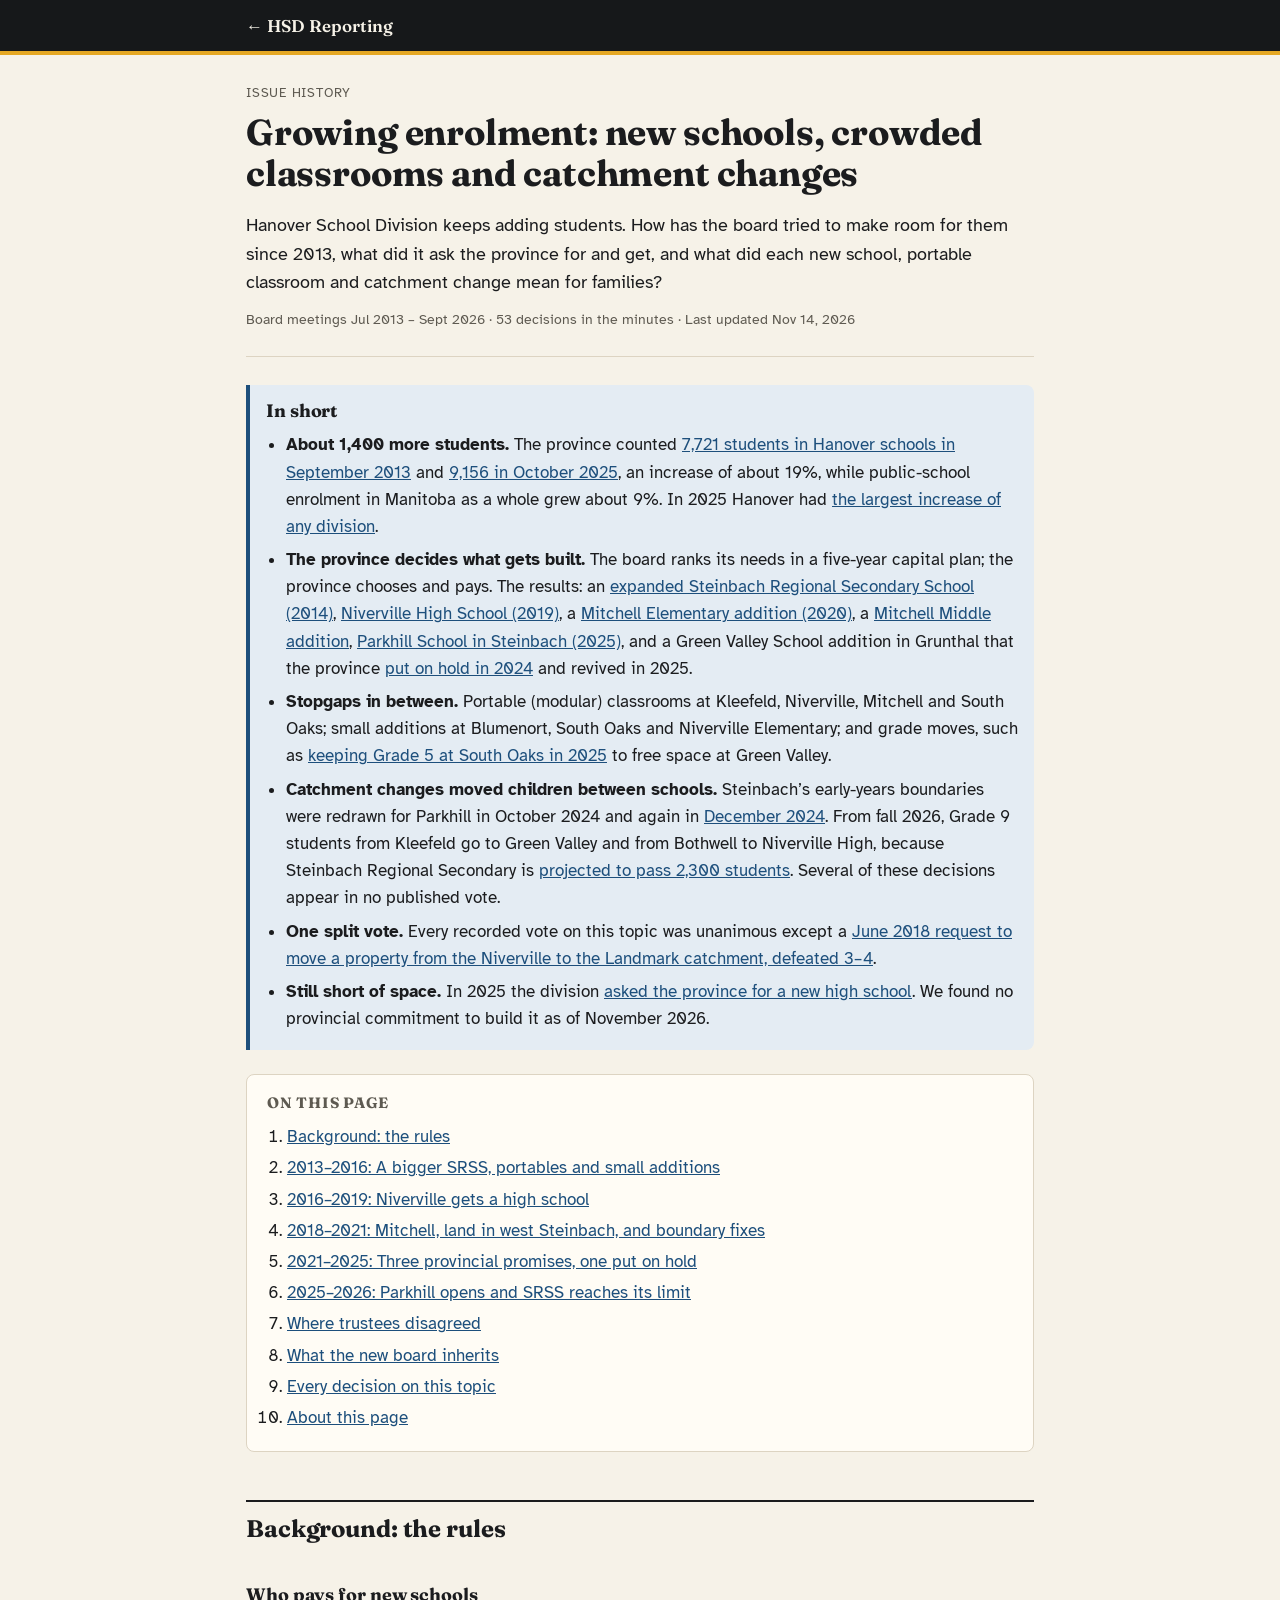
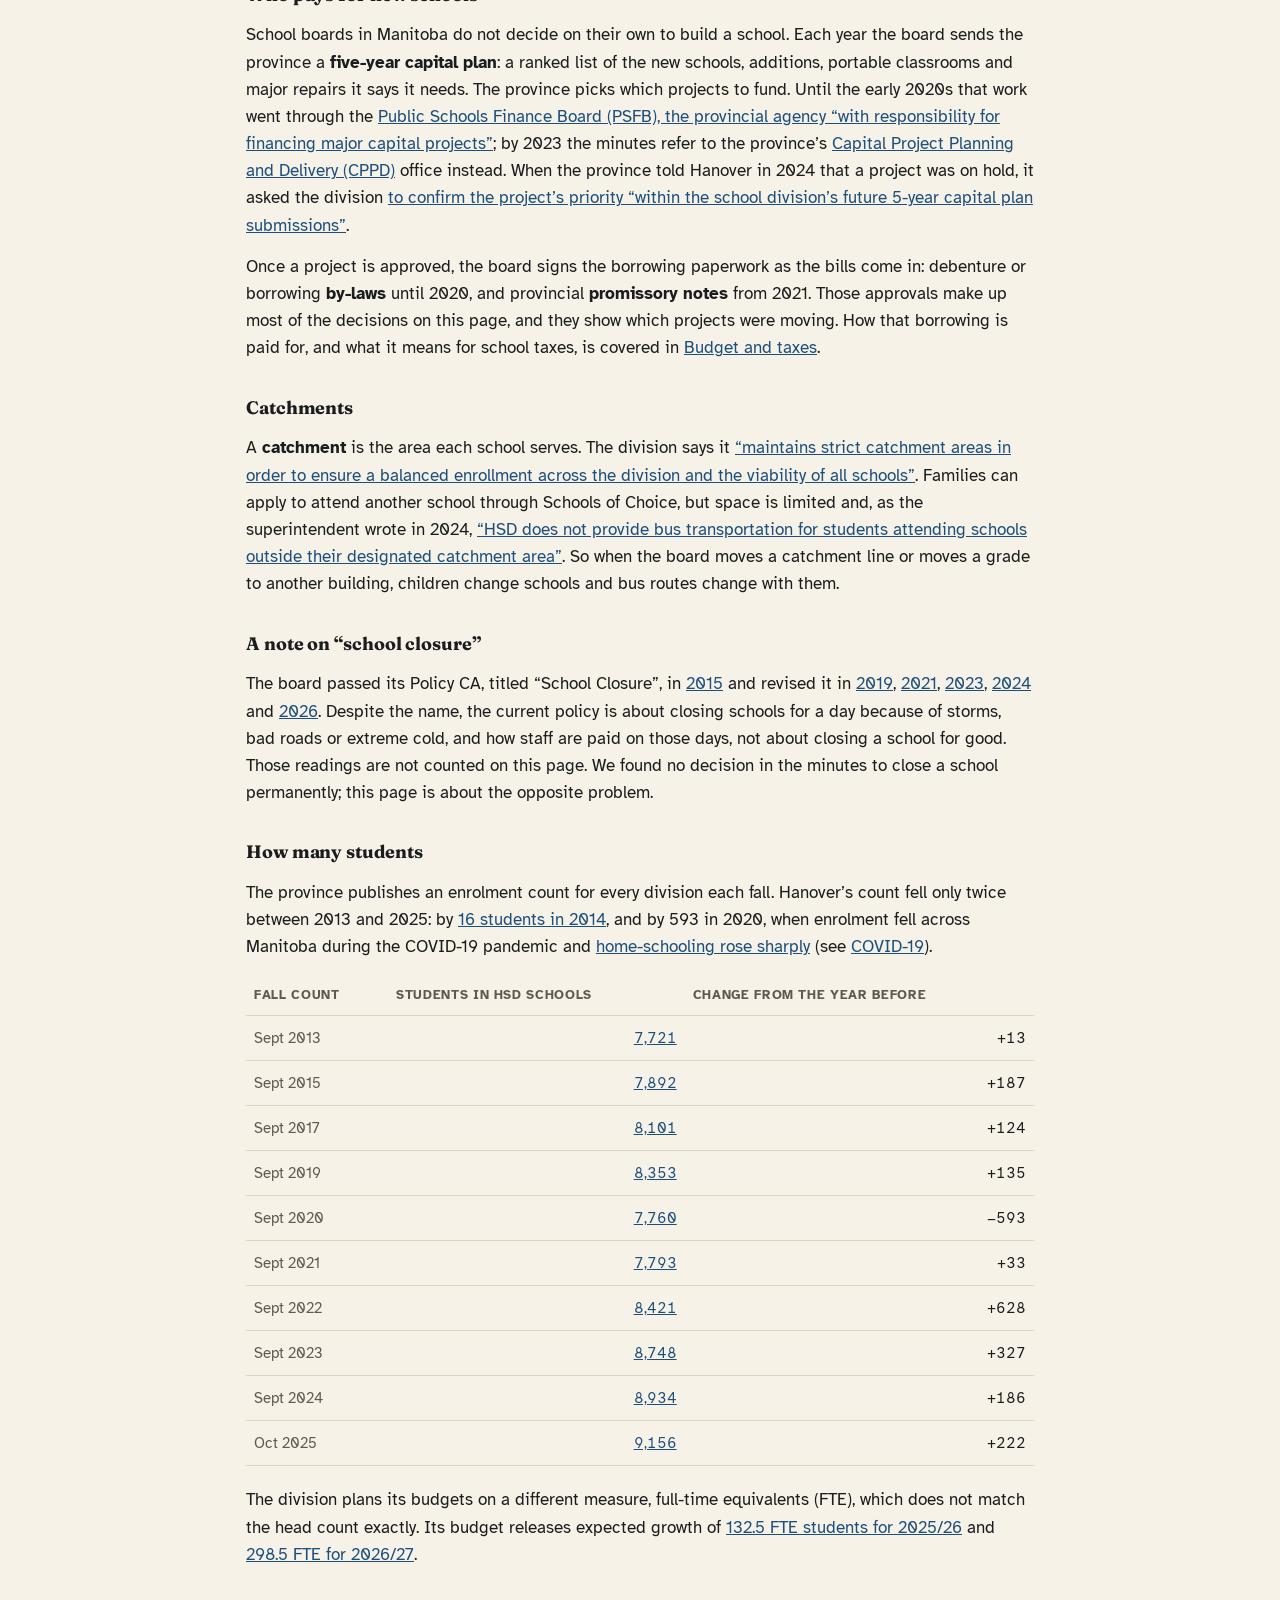
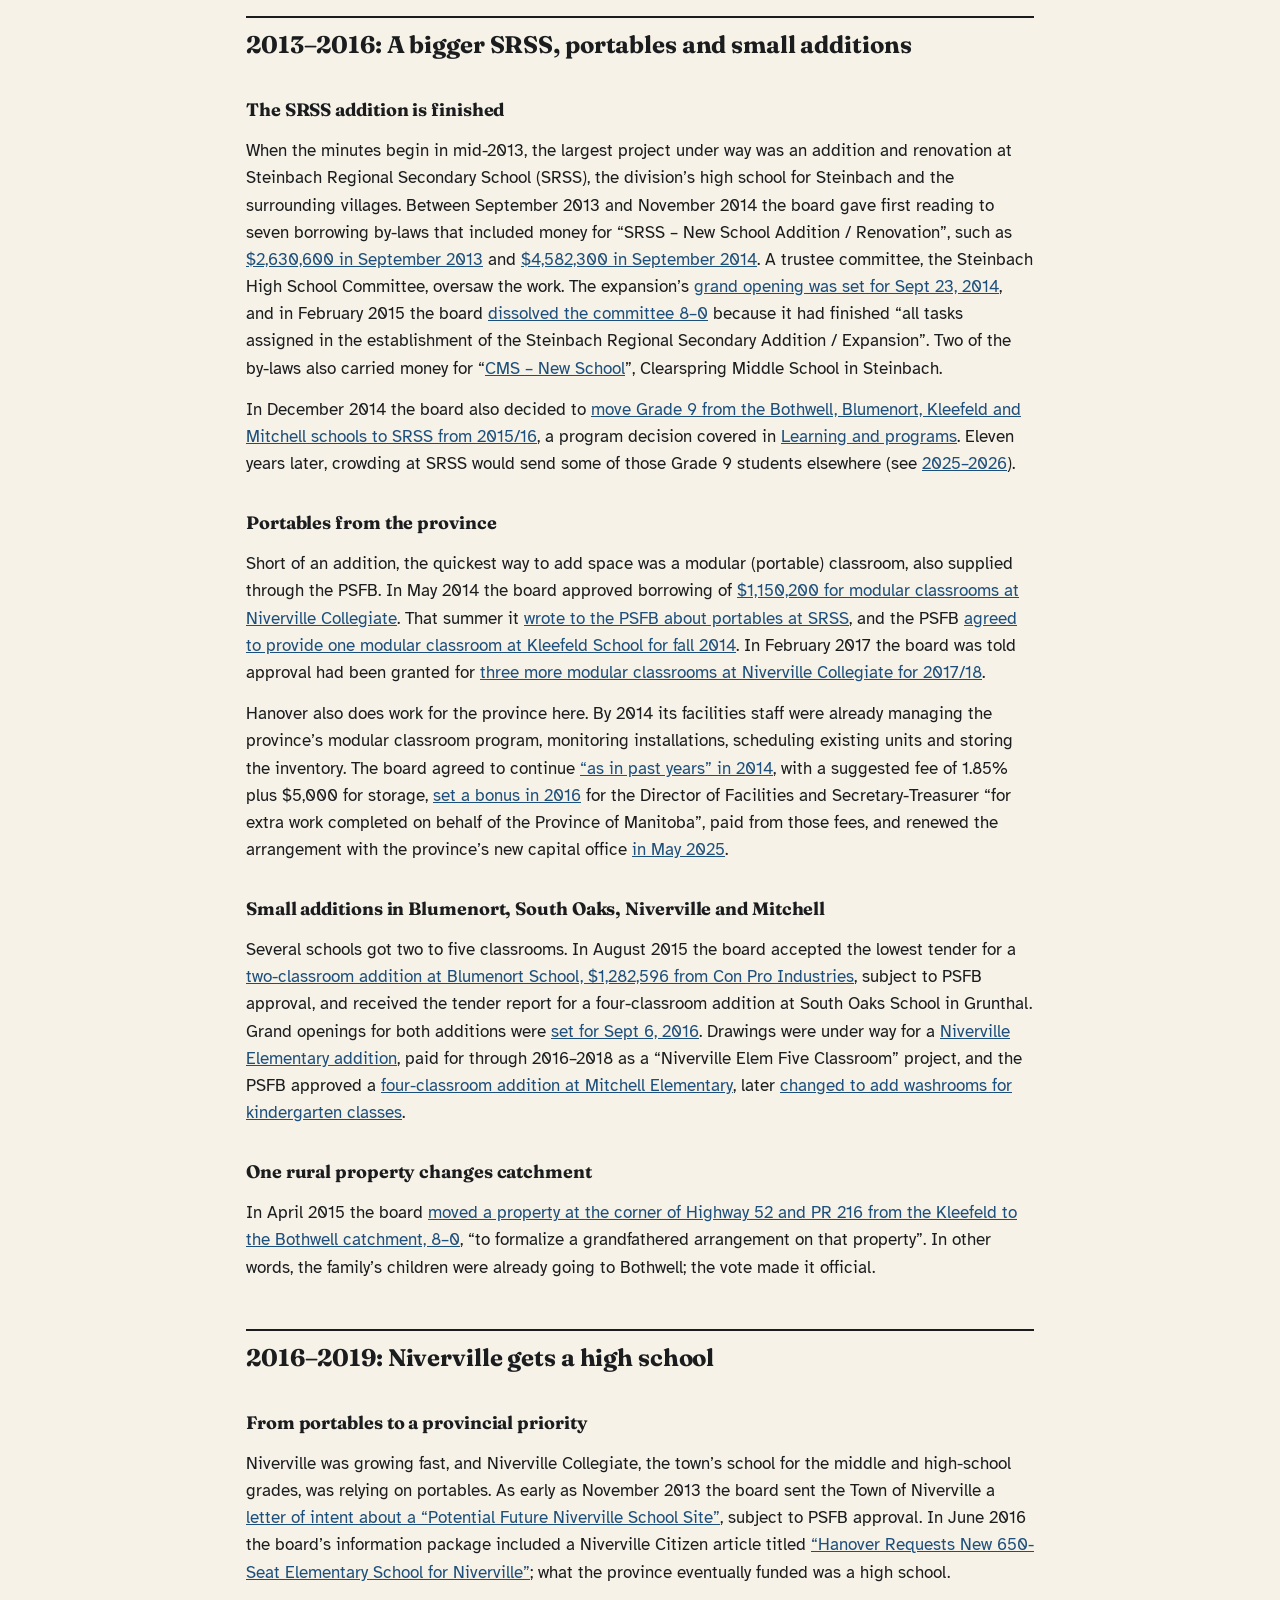
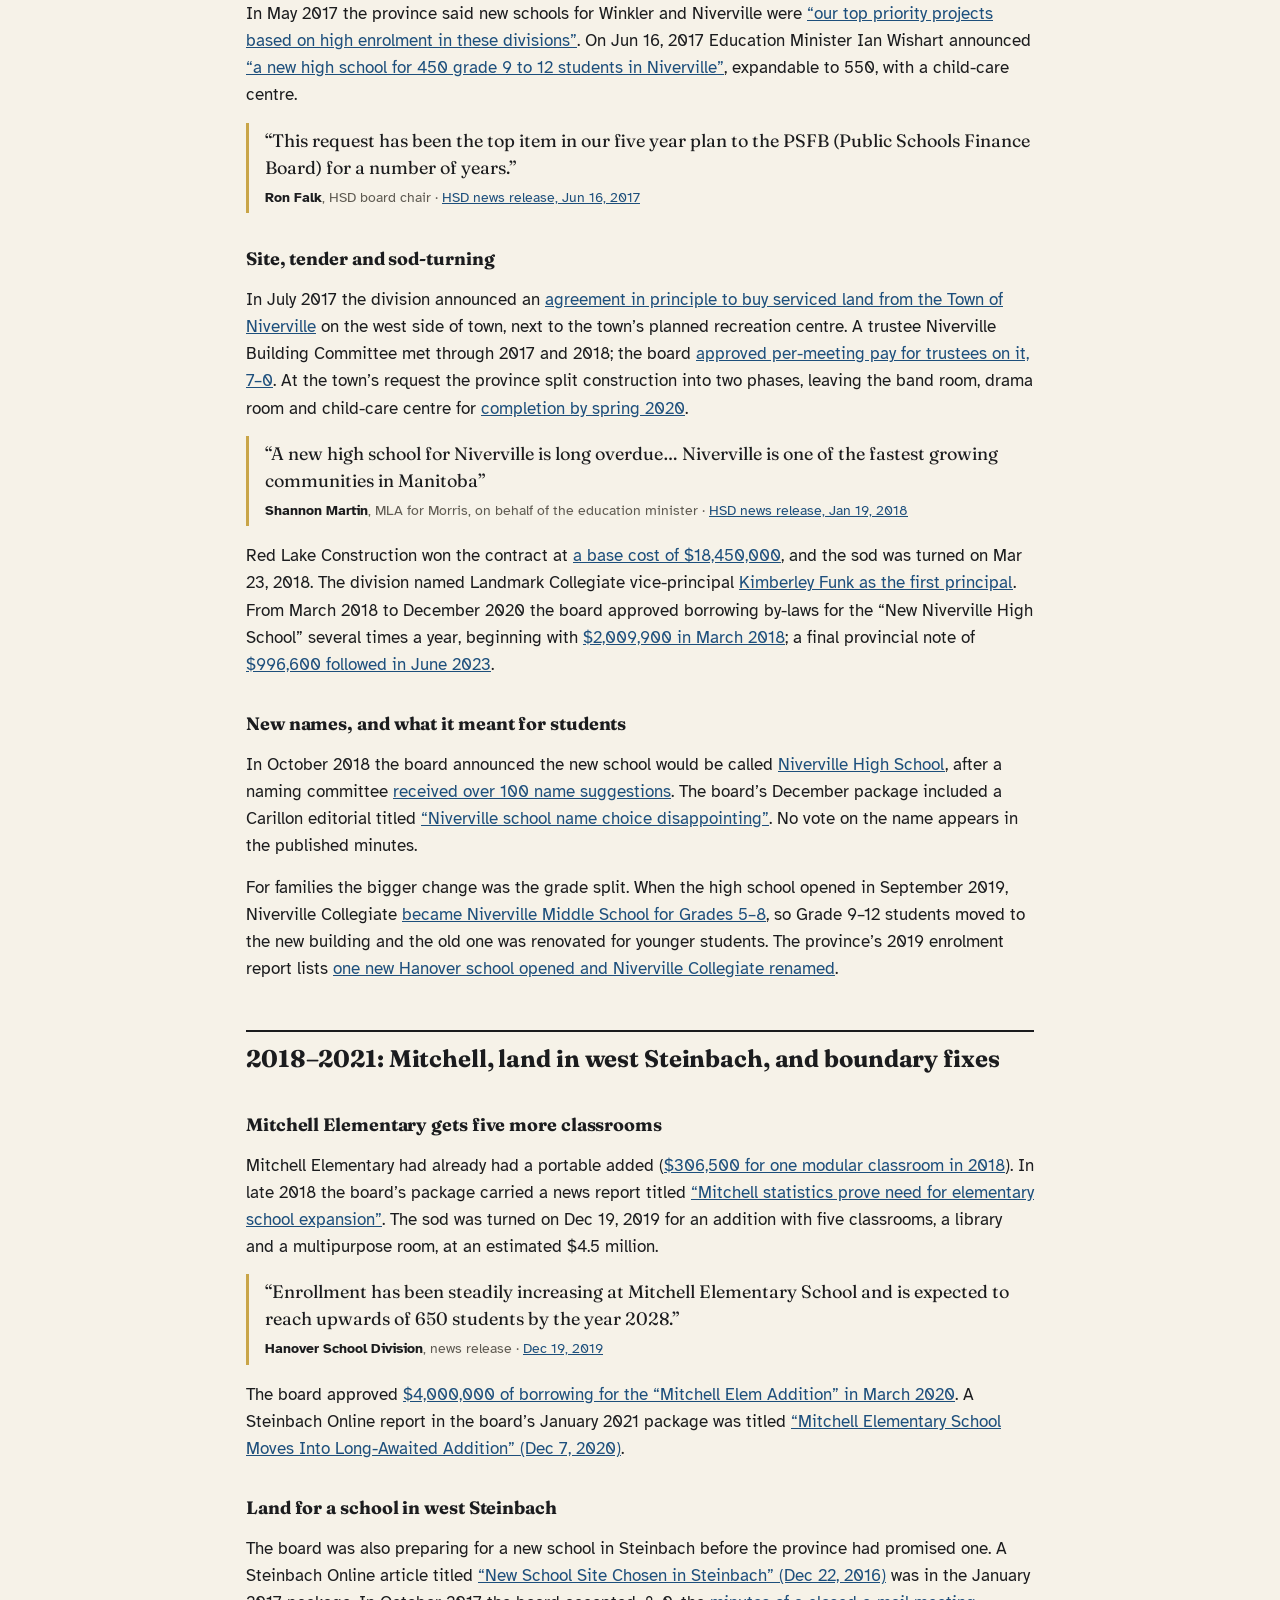
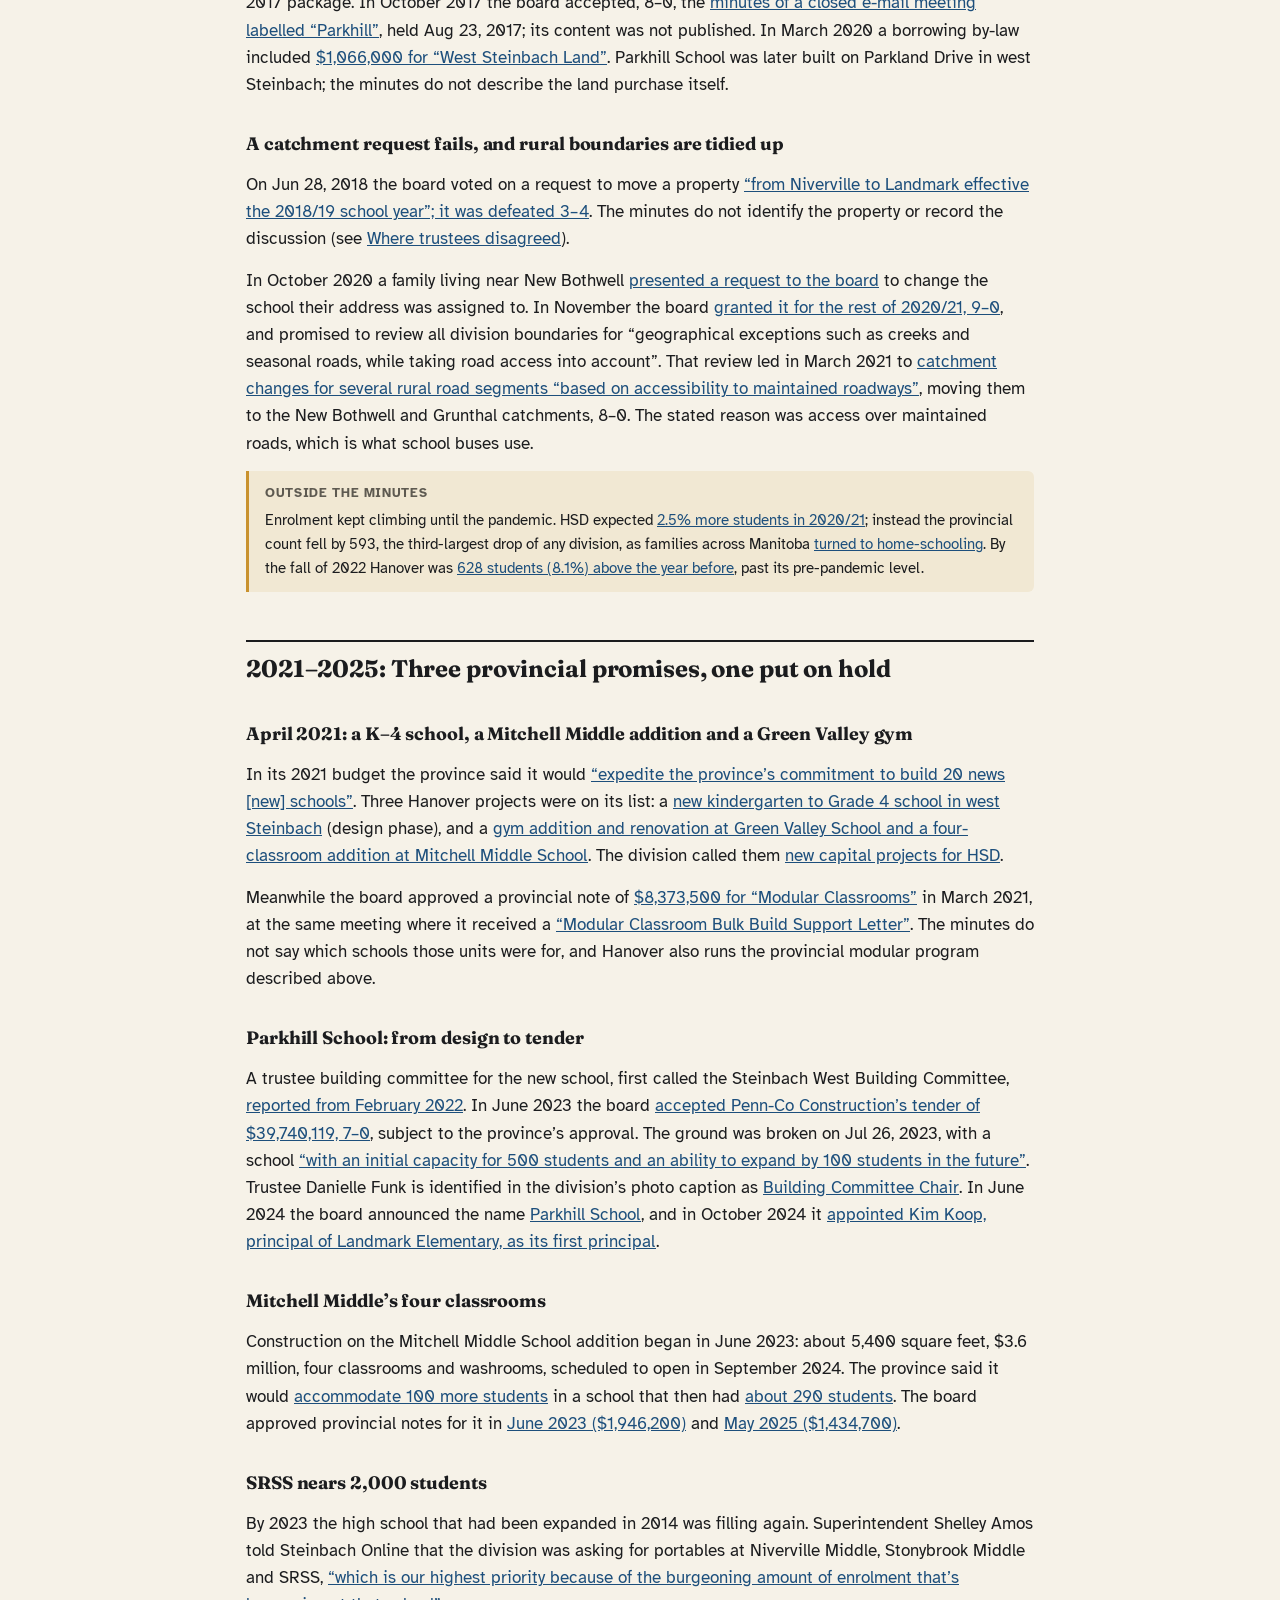
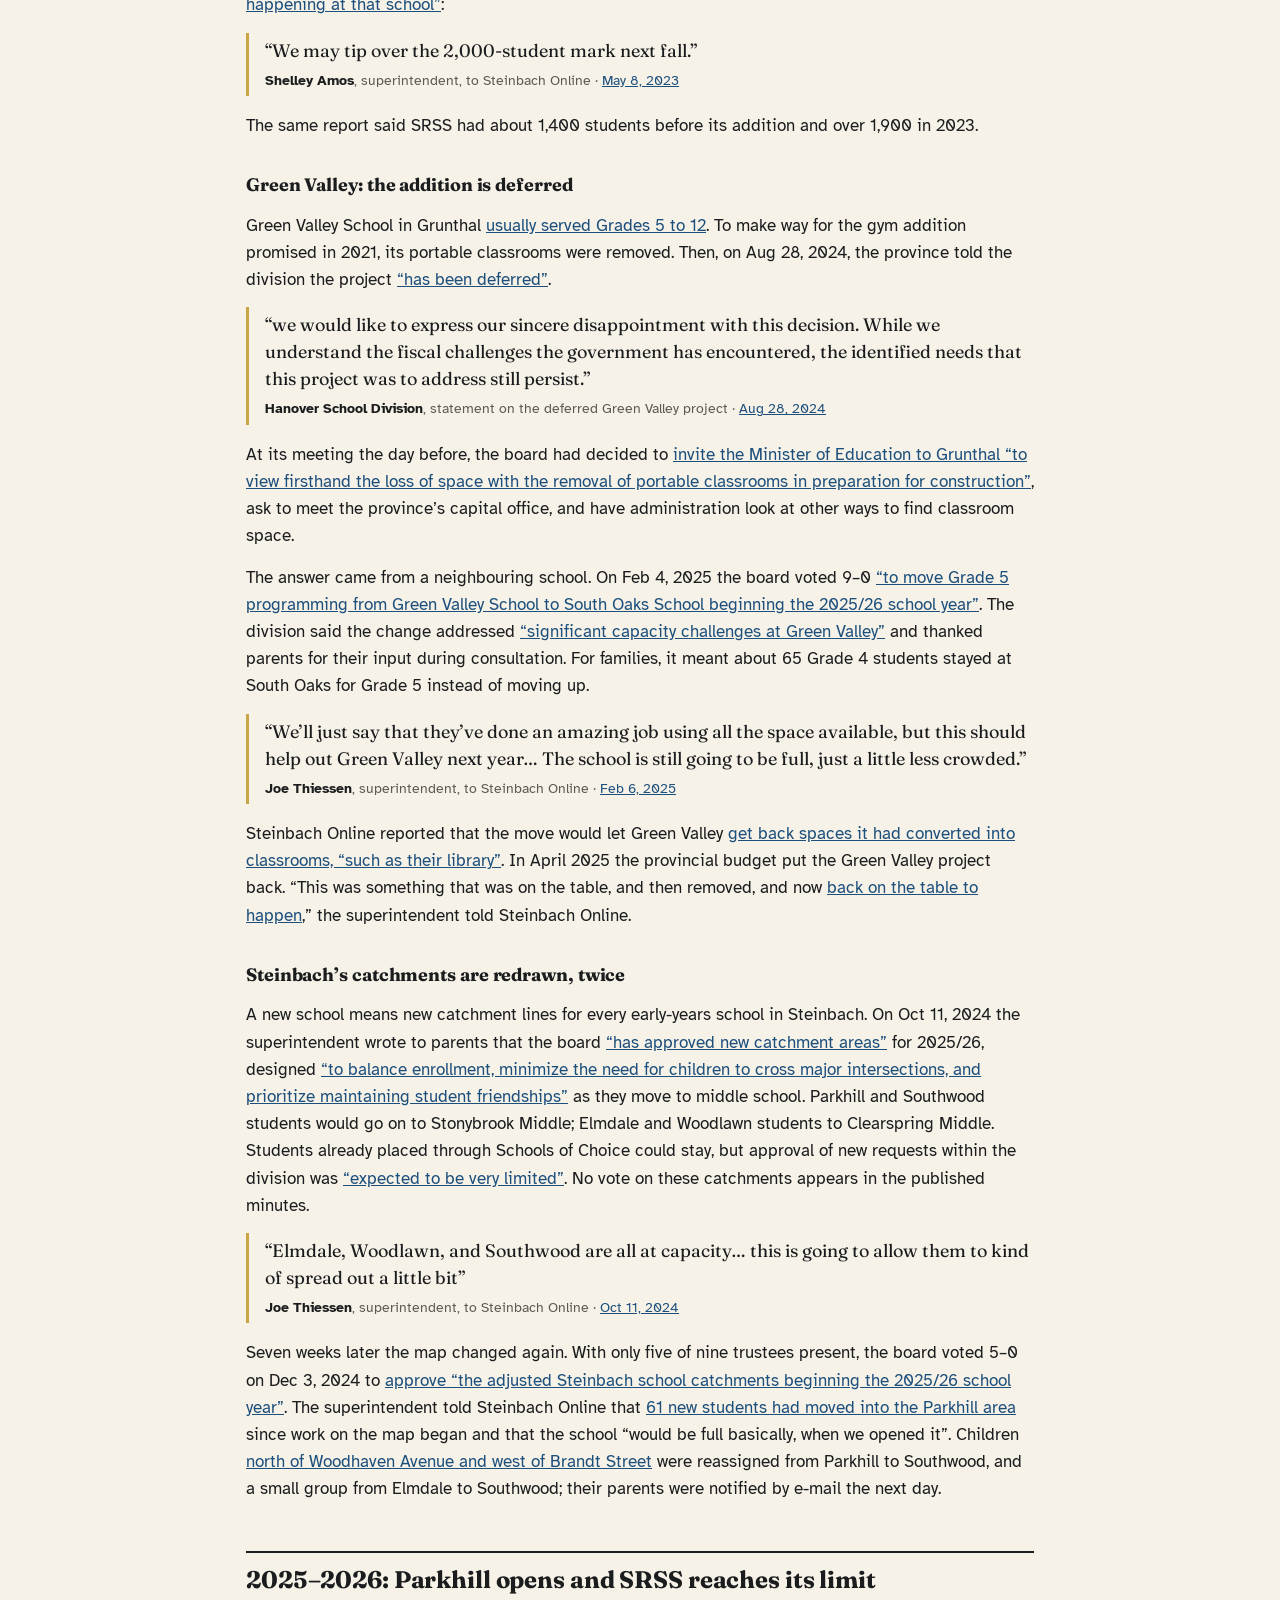
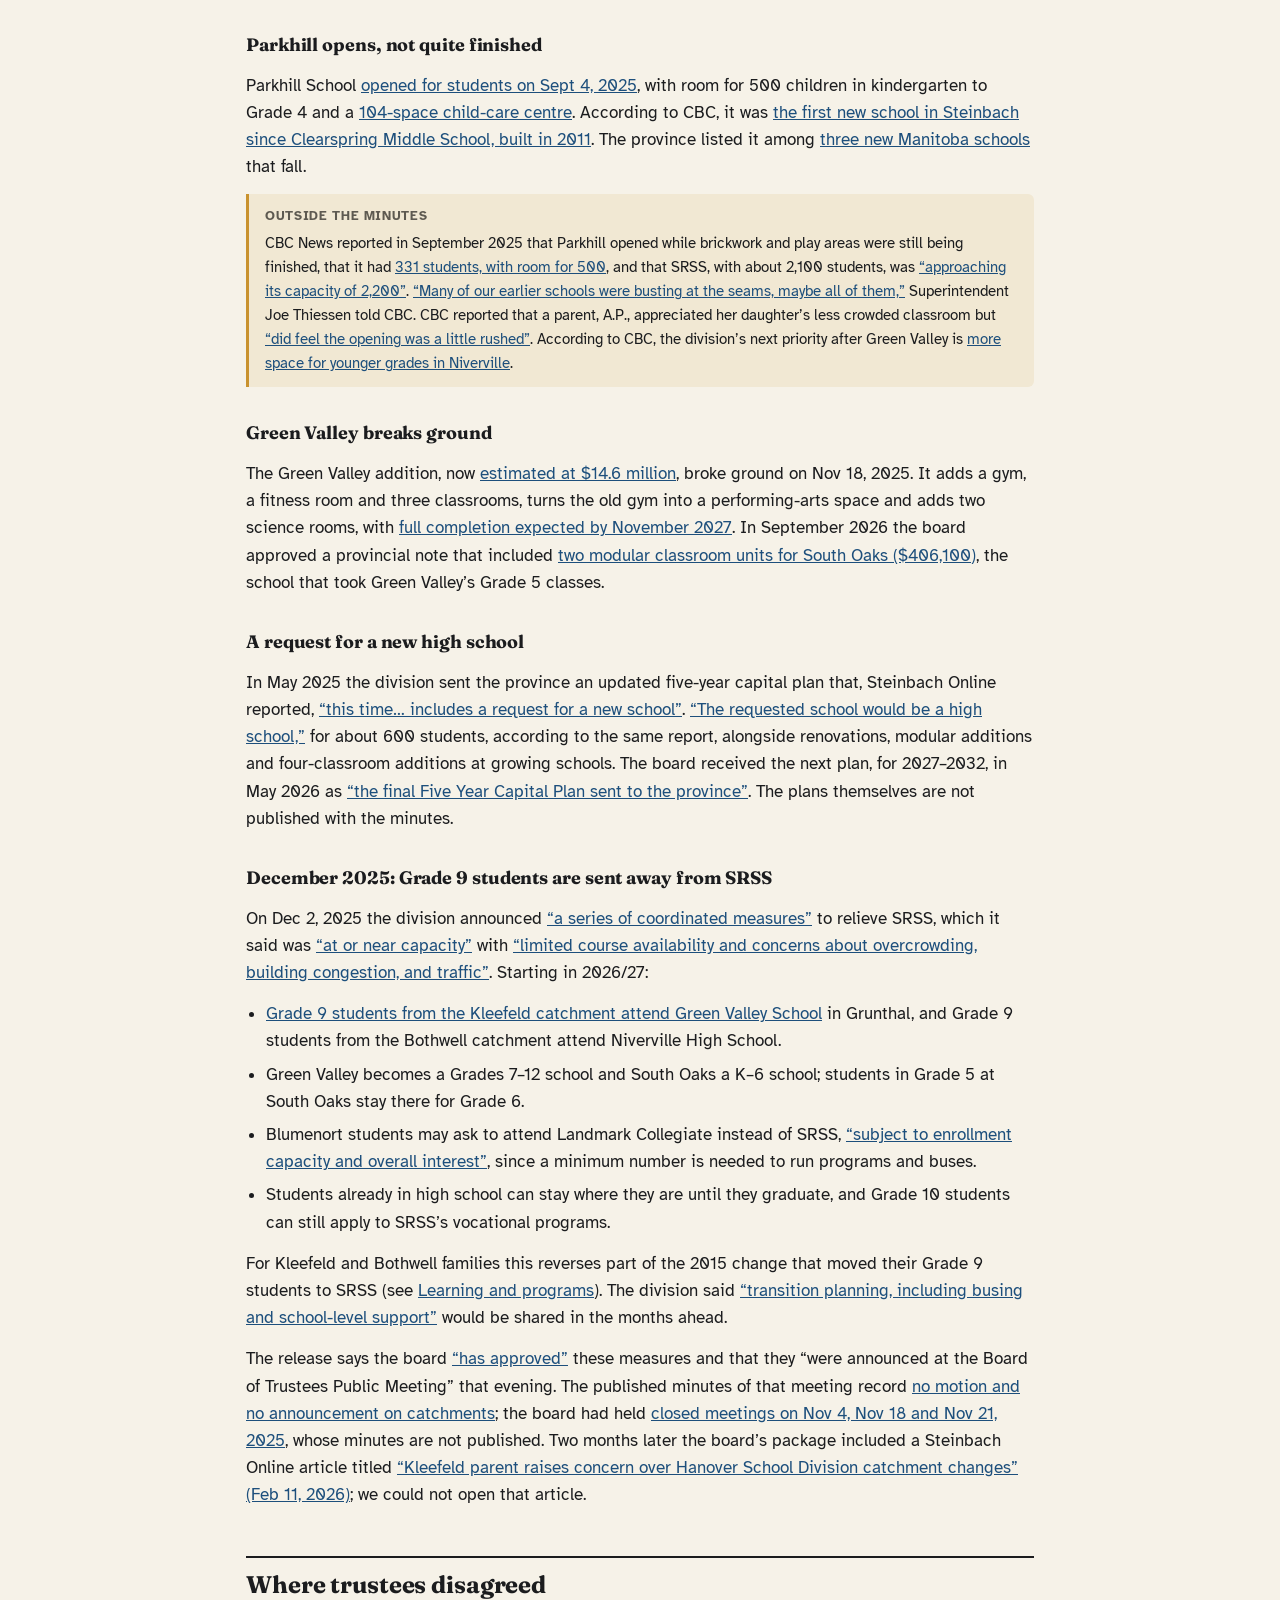
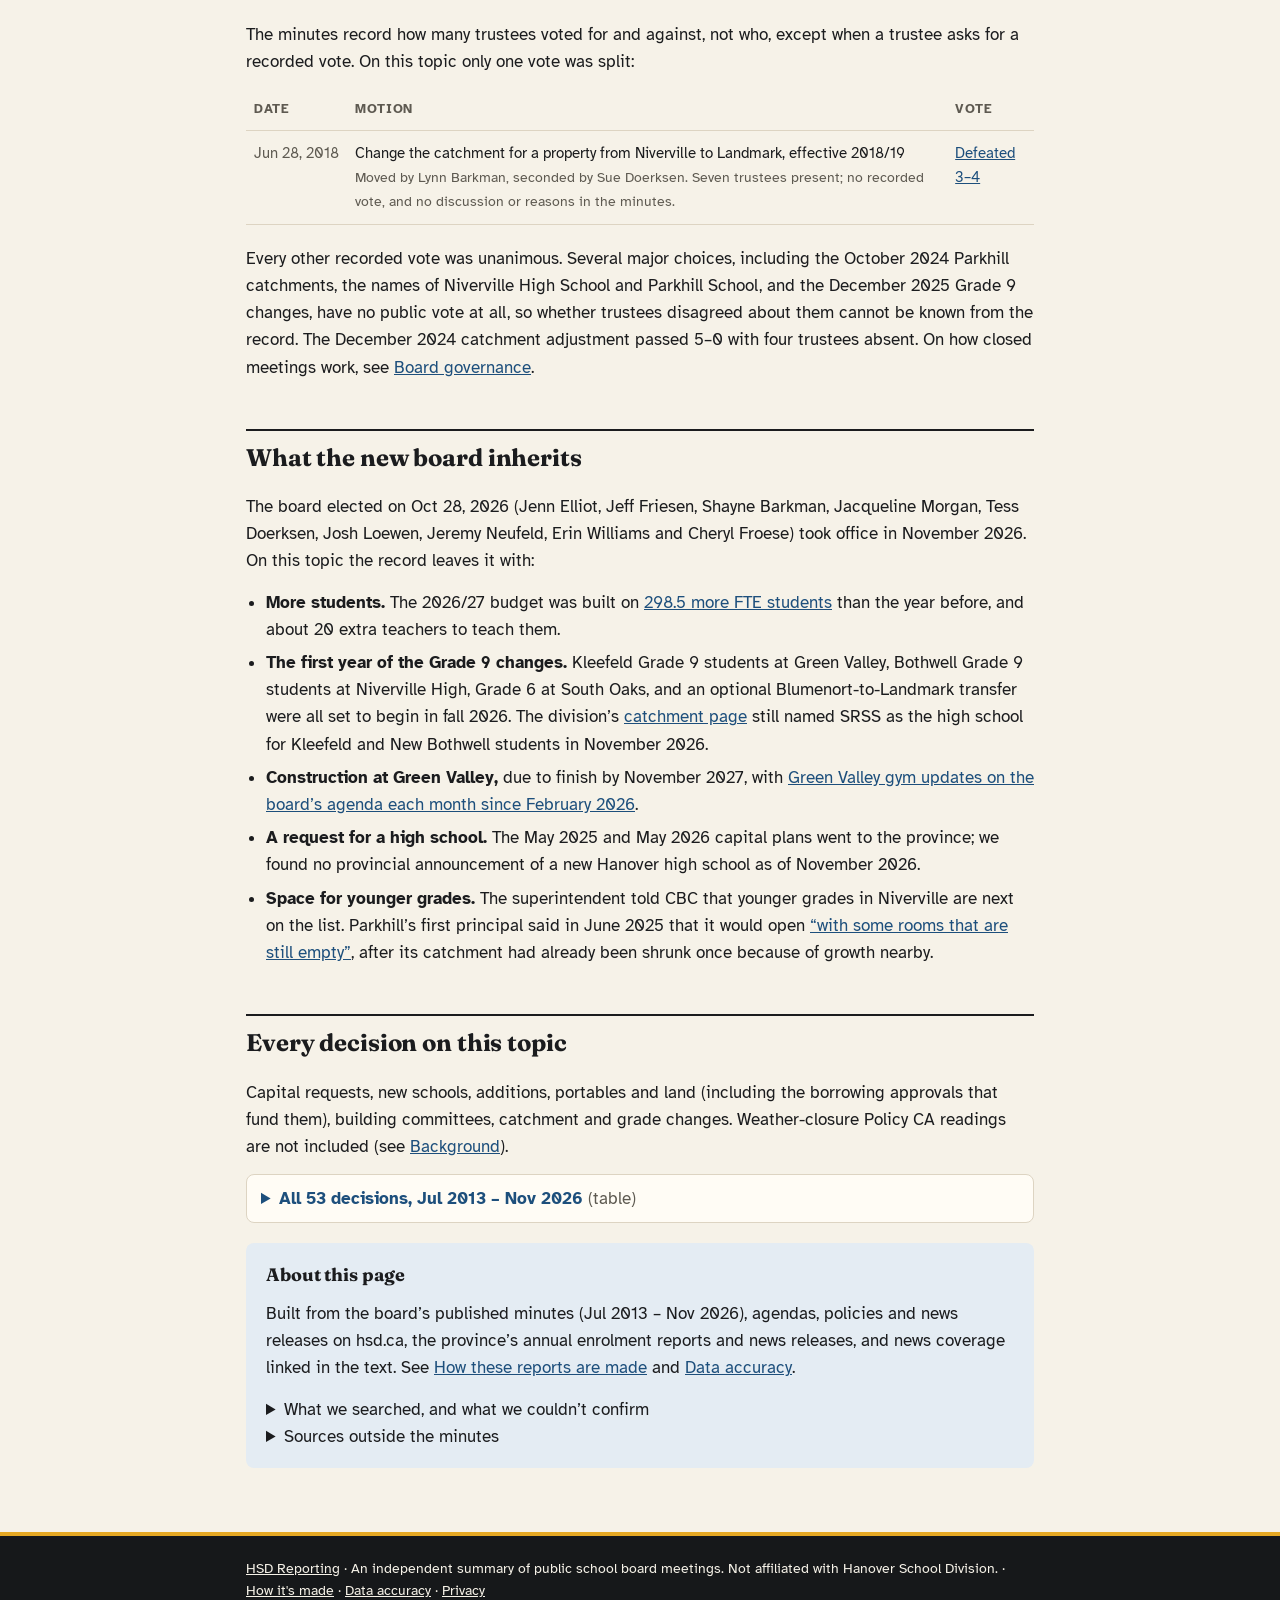
<file: schools-growth/index.html>
<!doctype html>
<html lang="en">
<head>
<meta charset="utf-8">
<meta name="viewport" content="width=device-width, initial-scale=1">
<link rel="icon" href="data:image/svg+xml,%3Csvg xmlns='http://www.w3.org/2000/svg' viewBox='0 0 32 32'%3E%3Crect width='32' height='32' rx='6' fill='%231f5f8b'/%3E%3Ctext x='16' y='23' font-size='19' text-anchor='middle' fill='white' font-family='Arial' font-weight='700'%3EH%3C/text%3E%3C/svg%3E">
<title>New Schools and Catchments | HSD Reporting</title>
<meta name="description" content="How the Hanover School Division board has tried to keep up with enrolment growth since 2013: capital requests to the province, new schools in Niverville and Steinbach, additions, portable classrooms, and catchment and grade changes, with every decision linked to the minutes.">
<meta property="og:type" content="article">
<meta property="og:title" content="Growing enrolment: new schools, crowded classrooms and catchment changes">
<meta property="og:description" content="How the Hanover School Division board has tried to keep up with enrolment growth since 2013: capital requests to the province, new schools in Niverville and Steinbach, additions, portable classrooms, and catchment and grade changes, with every decision linked to the minutes.">
<link rel="stylesheet" href="../assets/css/style.css">
<link rel="stylesheet" href="../assets/css/report.css">
</head>
<body>
<main>

<p class="sitebar"><a href="../">&larr; HSD Reporting</a></p>

<header class="page">
  <p class="eyebrow">Issue history</p>
  <h1>Growing enrolment: new schools, crowded classrooms and catchment changes</h1>
  <p class="lede">Hanover School Division keeps adding students. How has the board tried to make room for them since 2013, what did it ask the province for and get, and what did each new school, portable classroom and catchment change mean for families?</p>
  <p class="meta">Board meetings Jul 2013 &ndash; Sept 2026 &middot; 53 decisions in the minutes &middot; Last updated Nov 14, 2026</p>
</header>

<section class="inshort" aria-labelledby="inshort-h">
  <h2 id="inshort-h">In short</h2>
  <ul>
    <li><strong>About 1,400 more students.</strong> The province counted <a href="https://www.edu.gov.mb.ca/k12/finance/sch_enrol/enrolment_2013.pdf#page=6">7,721 students in Hanover schools in September 2013</a> and <a href="https://www.edu.gov.mb.ca/k12/finance/sch_enrol/enrolment_2025.pdf#page=5">9,156 in October 2025</a>, an increase of about 19%, while public-school enrolment in Manitoba as a whole grew about 9%. In 2025 Hanover had <a href="https://www.edu.gov.mb.ca/k12/finance/sch_enrol/enrolment_2025.pdf#page=4">the largest increase of any division</a>.</li>
    <li><strong>The province decides what gets built.</strong> The board ranks its needs in a five-year capital plan; the province chooses and pays. The results: an <a href="https://hsd.ca/wp-content/uploads/2015/07/Board-Meeting-Minutes-August-19-2014.pdf#page=2">expanded Steinbach Regional Secondary School (2014)</a>, <a href="https://hsd.ca/2018/10/03/new-names-for-schools-in-niverville/#:~:text=the%20facility%20will%20be%20named%20Niverville%20High%20School">Niverville High School (2019)</a>, a <a href="https://hsd.ca/2019/12/19/official-sod-turning-at-mitchell-elementary-school/#:~:text=address%20current%20issues%20of%20overcrowding">Mitchell Elementary addition (2020)</a>, a <a href="https://hsd.ca/2023/06/29/four-classroom-addition-for-mitchell-middle-school/#:~:text=accommodating%20100%20additional%20students">Mitchell Middle addition</a>, <a href="https://hsd.ca/2025/09/25/celebrating-the-official-opening-of-parkhill-school/#:~:text=school%20opened%20for%20students%20on%20September%204%2C%202025">Parkhill School in Steinbach (2025)</a>, and a Green Valley School addition in Grunthal that the province <a href="https://hsd.ca/2024/08/28/green-valley-school-capital-project/#:~:text=has%20been%20deferred">put on hold in 2024</a> and revived in 2025.</li>
    <li><strong>Stopgaps in between.</strong> Portable (modular) classrooms at Kleefeld, Niverville, Mitchell and South Oaks; small additions at Blumenort, South Oaks and Niverville Elementary; and grade moves, such as <a href="https://hsd.ca/wp-content/uploads/2025/03/Board-Meeting-Minutes-February-4-2025.pdf#page=2">keeping Grade 5 at South Oaks in 2025</a> to free space at Green Valley.</li>
    <li><strong>Catchment changes moved children between schools.</strong> Steinbach&rsquo;s early-years boundaries were redrawn for Parkhill in October 2024 and again in <a href="https://hsd.ca/wp-content/uploads/2025/01/Board-Meeting-Minutes-December-3-2024.pdf#page=6">December 2024</a>. From fall 2026, Grade 9 students from Kleefeld go to Green Valley and from Bothwell to Niverville High, because Steinbach Regional Secondary is <a href="https://hsd.ca/2025/12/02/board-of-trustees-announces-catchment-changes/#:~:text=projected%20to%20exceed%202%2C300%20students%20by%20fall%202026">projected to pass 2,300 students</a>. Several of these decisions appear in no published vote.</li>
    <li><strong>One split vote.</strong> Every recorded vote on this topic was unanimous except a <a href="https://hsd.ca/wp-content/uploads/2018/08/Board-Meeting-Minutes-June-28-2018.pdf#page=7">June 2018 request to move a property from the Niverville to the Landmark catchment, defeated 3&ndash;4</a>.</li>
    <li><strong>Still short of space.</strong> In 2025 the division <a href="https://www.steinbachonline.com/articles/hanover-school-division-requests-new-school-in-updated-capital-plan#:~:text=The%20requested%20school%20would%20be%20a%20high%20school">asked the province for a new high school</a>. We found no provincial commitment to build it as of November 2026.</li>
  </ul>
</section>

<nav class="toc" aria-label="On this page">
  <h2>On this page</h2>
  <ol>
    <li><a href="#background">Background: the rules</a></li>
    <li><a href="#y2013">2013&ndash;2016: A bigger SRSS, portables and small additions</a></li>
    <li><a href="#y2016">2016&ndash;2019: Niverville gets a high school</a></li>
    <li><a href="#y2018">2018&ndash;2021: Mitchell, land in west Steinbach, and boundary fixes</a></li>
    <li><a href="#y2021">2021&ndash;2025: Three provincial promises, one put on hold</a></li>
    <li><a href="#y2025">2025&ndash;2026: Parkhill opens and SRSS reaches its limit</a></li>
    <li><a href="#split">Where trustees disagreed</a></li>
    <li><a href="#next">What the new board inherits</a></li>
    <li><a href="#all">Every decision on this topic</a></li>
    <li><a href="#about">About this page</a></li>
  </ol>
</nav>

<section id="background" aria-labelledby="background-h">
  <h2 id="background-h">Background: the rules</h2>

  <h3>Who pays for new schools</h3>
  <p>School boards in Manitoba do not decide on their own to build a school. Each year the board sends the province a <strong>five-year capital plan</strong>: a ranked list of the new schools, additions, portable classrooms and major repairs it says it needs. The province picks which projects to fund. Until the early 2020s that work went through the <a href="https://news.gov.mb.ca/news/index.html?item=41612#:~:text=The%20PSFB%20is%20the%20provincial%20agency%20established%20in%201967">Public Schools Finance Board (PSFB), the provincial agency &ldquo;with responsibility for financing major capital projects&rdquo;</a>; by 2023 the minutes refer to the province&rsquo;s <a href="https://hsd.ca/wp-content/uploads/2023/08/Board-Meeting-Minutes-June-29-2023.pdf#page=6">Capital Project Planning and Delivery (CPPD)</a> office instead. When the province told Hanover in 2024 that a project was on hold, it asked the division <a href="https://hsd.ca/2024/08/28/green-valley-school-capital-project/#:~:text=to%20confirm%20this%20project">to confirm the project&rsquo;s priority &ldquo;within the school division&rsquo;s future 5-year capital plan submissions&rdquo;</a>.</p>
  <p>Once a project is approved, the board signs the borrowing paperwork as the bills come in: debenture or borrowing <strong>by-laws</strong> until 2020, and provincial <strong>promissory notes</strong> from 2021. Those approvals make up most of the decisions on this page, and they show which projects were moving. How that borrowing is paid for, and what it means for school taxes, is covered in <a href="../budget-taxes/">Budget and taxes</a>.</p>

  <h3>Catchments</h3>
  <p>A <strong>catchment</strong> is the area each school serves. The division says it <a href="https://hsd.ca/schools/catchment-areas/#:~:text=maintains%20strict%20catchment%20areas">&ldquo;maintains strict catchment areas in order to ensure a balanced enrollment across the division and the viability of all schools&rdquo;</a>. Families can apply to attend another school through Schools of Choice, but space is limited and, as the superintendent wrote in 2024, <a href="https://hsd.ca/2024/10/11/steinbach-early-years-catchments/#:~:text=HSD%20does%20not%20provide%20bus%20transportation%20for%20students%20attending%20schools%20outside">&ldquo;HSD does not provide bus transportation for students attending schools outside their designated catchment area&rdquo;</a>. So when the board moves a catchment line or moves a grade to another building, children change schools and bus routes change with them.</p>

  <h3>A note on &ldquo;school closure&rdquo;</h3>
  <p>The board passed its Policy CA, titled &ldquo;School Closure&rdquo;, in <a href="https://hsd.ca/wp-content/uploads/2015/07/Board-Meeting-Minutes-April-7-2015.pdf#page=5">2015</a> and revised it in <a href="https://hsd.ca/wp-content/uploads/2019/06/Board-Meeting-Minutes-May-7-2019.pdf#page=5">2019</a>, <a href="https://hsd.ca/wp-content/uploads/2021/04/Board-Meeting-Minutes-March-2-2021.pdf#page=4">2021</a>, <a href="https://hsd.ca/wp-content/uploads/2023/04/Board-Meeting-Minutes-Mar-7-2023.pdf#page=3">2023</a>, <a href="https://hsd.ca/wp-content/uploads/2024/03/Board-Meeting-Minutes-Feb-6-2024.pdf#page=5">2024</a> and <a href="https://hsd.ca/wp-content/uploads/2026/03/Board-Meeting-Minutes-February-3-2026.pdf#page=5">2026</a>. Despite the name, the current policy is about closing schools for a day because of storms, bad roads or extreme cold, and how staff are paid on those days, not about closing a school for good. Those readings are not counted on this page. We found no decision in the minutes to close a school permanently; this page is about the opposite problem.</p>

  <h3>How many students</h3>
  <p>The province publishes an enrolment count for every division each fall. Hanover&rsquo;s count fell only twice between 2013 and 2025: by <a href="https://www.edu.gov.mb.ca/k12/finance/sch_enrol/enrolment_2014.pdf#page=6">16 students in 2014</a>, and by 593 in 2020, when enrolment fell across Manitoba during the COVID-19 pandemic and <a href="https://www.edu.gov.mb.ca/k12/finance/sch_enrol/enrolment_2020.pdf#page=5">home-schooling rose sharply</a> (see <a href="../covid-19/">COVID-19</a>).</p>
  <div class="table-wrap"><table class="compact figures">
    <thead><tr><th>Fall count</th><th>Students in HSD schools</th><th>Change from the year before</th></tr></thead>
    <tbody>
      <tr><td class="date">Sept 2013</td><td class="num-cell"><a href="https://www.edu.gov.mb.ca/k12/finance/sch_enrol/enrolment_2013.pdf#page=6">7,721</a></td><td class="num-cell">+13</td></tr>
      <tr><td class="date">Sept 2015</td><td class="num-cell"><a href="https://www.edu.gov.mb.ca/k12/finance/sch_enrol/enrolment_2016.pdf#page=6">7,892</a></td><td class="num-cell">+187</td></tr>
      <tr><td class="date">Sept 2017</td><td class="num-cell"><a href="https://www.edu.gov.mb.ca/k12/finance/sch_enrol/enrolment_2018.pdf#page=6">8,101</a></td><td class="num-cell">+124</td></tr>
      <tr><td class="date">Sept 2019</td><td class="num-cell"><a href="https://www.edu.gov.mb.ca/k12/finance/sch_enrol/enrolment_2019.pdf#page=6">8,353</a></td><td class="num-cell">+135</td></tr>
      <tr><td class="date">Sept 2020</td><td class="num-cell"><a href="https://www.edu.gov.mb.ca/k12/finance/sch_enrol/enrolment_2020.pdf#page=6">7,760</a></td><td class="num-cell">&minus;593</td></tr>
      <tr><td class="date">Sept 2021</td><td class="num-cell"><a href="https://www.edu.gov.mb.ca/k12/finance/sch_enrol/enrolment_2022.pdf#page=6">7,793</a></td><td class="num-cell">+33</td></tr>
      <tr><td class="date">Sept 2022</td><td class="num-cell"><a href="https://www.edu.gov.mb.ca/k12/finance/sch_enrol/enrolment_2022.pdf#page=6">8,421</a></td><td class="num-cell">+628</td></tr>
      <tr><td class="date">Sept 2023</td><td class="num-cell"><a href="https://www.edu.gov.mb.ca/k12/finance/sch_enrol/enrolment_2024.pdf#page=5">8,748</a></td><td class="num-cell">+327</td></tr>
      <tr><td class="date">Sept 2024</td><td class="num-cell"><a href="https://www.edu.gov.mb.ca/k12/finance/sch_enrol/enrolment_2024.pdf#page=5">8,934</a></td><td class="num-cell">+186</td></tr>
      <tr><td class="date">Oct 2025</td><td class="num-cell"><a href="https://www.edu.gov.mb.ca/k12/finance/sch_enrol/enrolment_2025.pdf#page=5">9,156</a></td><td class="num-cell">+222</td></tr>
    </tbody>
  </table></div>
  <p>The division plans its budgets on a different measure, full-time equivalents (FTE), which does not match the head count exactly. Its budget releases expected growth of <a href="https://hsd.ca/2025/03/05/board-of-trustees-approve-2025-26-budget/#:~:text=estimated%20to%20be%20132.5%20%28FTE%29%20students">132.5 FTE students for 2025/26</a> and <a href="https://hsd.ca/2026/03/04/board-approves-2026-27-budget/#:~:text=projected%20enrollment%20increase%20of%20298.5">298.5 FTE for 2026/27</a>.</p>
</section>

<section id="y2013" aria-labelledby="y2013-h">
  <h2 id="y2013-h">2013&ndash;2016: A bigger SRSS, portables and small additions</h2>

  <h3>The SRSS addition is finished</h3>
  <p>When the minutes begin in mid-2013, the largest project under way was an addition and renovation at Steinbach Regional Secondary School (SRSS), the division&rsquo;s high school for Steinbach and the surrounding villages. Between September 2013 and November 2014 the board gave first reading to seven borrowing by-laws that included money for &ldquo;SRSS &ndash; New School Addition / Renovation&rdquo;, such as <a href="https://hsd.ca/wp-content/uploads/2015/07/Board-Meeting-Minutes-Sept-3-2013.pdf#page=3">$2,630,600 in September 2013</a> and <a href="https://hsd.ca/wp-content/uploads/2015/07/Board-Meeting-Minutes-September-2-2014.pdf#page=1">$4,582,300 in September 2014</a>. A trustee committee, the Steinbach High School Committee, oversaw the work. The expansion&rsquo;s <a href="https://hsd.ca/wp-content/uploads/2015/07/Board-Meeting-Minutes-August-19-2014.pdf#page=2">grand opening was set for Sept 23, 2014</a>, and in February 2015 the board <a href="https://hsd.ca/wp-content/uploads/2015/07/Board-Meeting-Minutes-February-3-2015.pdf#page=5">dissolved the committee 8&ndash;0</a> because it had finished &ldquo;all tasks assigned in the establishment of the Steinbach Regional Secondary Addition / Expansion&rdquo;. Two of the by-laws also carried money for &ldquo;<a href="https://hsd.ca/wp-content/uploads/2015/07/Board-Meeting-Minutes-Nov-5-2013.pdf#page=2">CMS &ndash; New School</a>&rdquo;, Clearspring Middle School in Steinbach.</p>
  <p>In December 2014 the board also decided to <a href="https://hsd.ca/wp-content/uploads/2015/07/Board-Meeting-Minutes-December-2-2014.pdf#page=2">move Grade 9 from the Bothwell, Blumenort, Kleefeld and Mitchell schools to SRSS from 2015/16</a>, a program decision covered in <a href="../learning-programs/">Learning and programs</a>. Eleven years later, crowding at SRSS would send some of those Grade 9 students elsewhere (see <a href="#y2025">2025&ndash;2026</a>).</p>

  <h3>Portables from the province</h3>
  <p>Short of an addition, the quickest way to add space was a modular (portable) classroom, also supplied through the PSFB. In May 2014 the board approved borrowing of <a href="https://hsd.ca/wp-content/uploads/2015/07/Board-Meeting-Minutes-May-6-2014.pdf#page=2">$1,150,200 for modular classrooms at Niverville Collegiate</a>. That summer it <a href="https://hsd.ca/wp-content/uploads/2015/07/Board-Meeting-Minutes-July-2-2014.pdf#page=5">wrote to the PSFB about portables at SRSS</a>, and the PSFB <a href="https://hsd.ca/wp-content/uploads/2015/07/Board-Meeting-Minutes-August-19-2014.pdf#page=2">agreed to provide one modular classroom at Kleefeld School for fall 2014</a>. In February 2017 the board was told approval had been granted for <a href="https://hsd.ca/wp-content/uploads/2015/07/Board-Meeting-Minutes-Feb-7-2017.pdf#page=5">three more modular classrooms at Niverville Collegiate for 2017/18</a>.</p>
  <p>Hanover also does work for the province here. By 2014 its facilities staff were already managing the province&rsquo;s modular classroom program, monitoring installations, scheduling existing units and storing the inventory. The board agreed to continue <a href="https://hsd.ca/wp-content/uploads/2015/07/Board-Meeting-Minutes-July-2-2014.pdf#page=5">&ldquo;as in past years&rdquo; in 2014</a>, with a suggested fee of 1.85% plus $5,000 for storage, <a href="https://hsd.ca/wp-content/uploads/2015/07/Board-Meeting-Minutes-Apr-5-2016.pdf#page=3">set a bonus in 2016</a> for the Director of Facilities and Secretary-Treasurer &ldquo;for extra work completed on behalf of the Province of Manitoba&rdquo;, paid from those fees, and renewed the arrangement with the province&rsquo;s new capital office <a href="https://hsd.ca/wp-content/uploads/2025/06/Board-Meeting-Minutes-May-6-2025.pdf#page=6">in May 2025</a>.</p>

  <h3>Small additions in Blumenort, South Oaks, Niverville and Mitchell</h3>
  <p>Several schools got two to five classrooms. In August 2015 the board accepted the lowest tender for a <a href="https://hsd.ca/wp-content/uploads/2015/07/Board-Meeting-Minutes-Aug-18-2015.pdf#page=3">two-classroom addition at Blumenort School, $1,282,596 from Con Pro Industries</a>, subject to PSFB approval, and received the tender report for a four-classroom addition at South Oaks School in Grunthal. Grand openings for both additions were <a href="https://hsd.ca/wp-content/uploads/2015/07/Board-Meeting-Minutes-Aug-23-2016.pdf#page=1">set for Sept 6, 2016</a>. Drawings were under way for a <a href="https://hsd.ca/wp-content/uploads/2015/07/Board-Meeting-Minutes-February-3-2015.pdf#page=5">Niverville Elementary addition</a>, paid for through 2016&ndash;2018 as a &ldquo;Niverville Elem Five Classroom&rdquo; project, and the PSFB approved a <a href="https://hsd.ca/wp-content/uploads/2015/07/Board-Meeting-Minutes-Aug-18-2015.pdf#page=3">four-classroom addition at Mitchell Elementary</a>, later <a href="https://hsd.ca/wp-content/uploads/2015/07/Board-Meeting-Minutes-Oct-6-2015.pdf#page=1">changed to add washrooms for kindergarten classes</a>.</p>

  <h3>One rural property changes catchment</h3>
  <p>In April 2015 the board <a href="https://hsd.ca/wp-content/uploads/2015/07/Board-Meeting-Minutes-April-7-2015.pdf#page=5">moved a property at the corner of Highway 52 and PR 216 from the Kleefeld to the Bothwell catchment, 8&ndash;0</a>, &ldquo;to formalize a grandfathered arrangement on that property&rdquo;. In other words, the family&rsquo;s children were already going to Bothwell; the vote made it official.</p>
</section>

<section id="y2016" aria-labelledby="y2016-h">
  <h2 id="y2016-h">2016&ndash;2019: Niverville gets a high school</h2>

  <h3>From portables to a provincial priority</h3>
  <p>Niverville was growing fast, and Niverville Collegiate, the town&rsquo;s school for the middle and high-school grades, was relying on portables. As early as November 2013 the board sent the Town of Niverville a <a href="https://hsd.ca/wp-content/uploads/2015/07/Board-Meeting-Minutes-Nov-5-2013.pdf#page=5">letter of intent about a &ldquo;Potential Future Niverville School Site&rdquo;</a>, subject to PSFB approval. In June 2016 the board&rsquo;s information package included a Niverville Citizen article titled <a href="https://hsd.ca/wp-content/uploads/2015/07/Board-Meeting-Minutes-June-7-2016.pdf#page=6">&ldquo;Hanover Requests New 650-Seat Elementary School for Niverville&rdquo;</a>; what the province eventually funded was a high school.</p>
  <p>In May 2017 the province said new schools for Winkler and Niverville were <a href="https://news.gov.mb.ca/news/index.html?item=41451#:~:text=our%20top%20priority%20projects%20based%20on%20high%20enrolment">&ldquo;our top priority projects based on high enrolment in these divisions&rdquo;</a>. On Jun 16, 2017 Education Minister Ian Wishart announced <a href="https://news.gov.mb.ca/news/index.html?item=41612#:~:text=a%20new%20high%20school%20for%20450%20grade%209%20to%2012%20students%20in%20Niverville">&ldquo;a new high school for 450 grade 9 to 12 students in Niverville&rdquo;</a>, expandable to 550, with a child-care centre.</p>
  <blockquote>
    <p>&ldquo;This request has been the top item in our five year plan to the PSFB (Public Schools Finance Board) for a number of years.&rdquo;</p>
    <div class="cite"><strong>Ron Falk</strong>, HSD board chair &middot; <a href="https://hsd.ca/2017/06/16/new-school-announced-for-niverville/#:~:text=top%20item%20in%20our%20five%20year%20plan">HSD news release, Jun 16, 2017</a></div>
  </blockquote>

  <h3>Site, tender and sod-turning</h3>
  <p>In July 2017 the division announced an <a href="https://hsd.ca/2017/07/19/building-site-selected-for-new-niverville-high-school/#:~:text=agreement%20in%20principle%20to%20purchase%20serviced%20land">agreement in principle to buy serviced land from the Town of Niverville</a> on the west side of town, next to the town&rsquo;s planned recreation centre. A trustee Niverville Building Committee met through 2017 and 2018; the board <a href="https://hsd.ca/wp-content/uploads/2015/07/Board-Meeting-Minutes-August-22-2017.pdf#page=2">approved per-meeting pay for trustees on it, 7&ndash;0</a>. At the town&rsquo;s request the province split construction into two phases, leaving the band room, drama room and child-care centre for <a href="https://hsd.ca/2018/01/19/tender-open-for-niverville-high-school/#:~:text=will%20be%20completed%20by%20the%20spring%20of%202020">completion by spring 2020</a>.</p>
  <blockquote>
    <p>&ldquo;A new high school for Niverville is long overdue&hellip; Niverville is one of the fastest growing communities in Manitoba&rdquo;</p>
    <div class="cite"><strong>Shannon Martin</strong>, MLA for Morris, on behalf of the education minister &middot; <a href="https://hsd.ca/2018/01/19/tender-open-for-niverville-high-school/#:~:text=A%20new%20high%20school%20for%20Niverville%20is%20long%20overdue">HSD news release, Jan 19, 2018</a></div>
  </blockquote>
  <p>Red Lake Construction won the contract at <a href="https://hsd.ca/2018/02/28/construction-tender-awarded-for-niverville-school/#:~:text=base%20cost%20of%20%2418%2C450%2C000">a base cost of $18,450,000</a>, and the sod was turned on Mar 23, 2018. The division named Landmark Collegiate vice-principal <a href="https://hsd.ca/2018/03/24/hsd-turns-the-sod-construction-begins-in-niverville/#:~:text=Kimberley%20Funk%20has%20been%20appointed%20the%20first%20Principal">Kimberley Funk as the first principal</a>. From March 2018 to December 2020 the board approved borrowing by-laws for the &ldquo;New Niverville High School&rdquo; several times a year, beginning with <a href="https://hsd.ca/wp-content/uploads/2018/04/Board-Meeting-Minutes-March-6-2018.pdf#page=1">$2,009,900 in March 2018</a>; a final provincial note of <a href="https://hsd.ca/wp-content/uploads/2023/08/Board-Meeting-Minutes-June-29-2023.pdf#page=5">$996,600 followed in June 2023</a>.</p>

  <h3>New names, and what it meant for students</h3>
  <p>In October 2018 the board announced the new school would be called <a href="https://hsd.ca/2018/10/03/new-names-for-schools-in-niverville/#:~:text=the%20facility%20will%20be%20named%20Niverville%20High%20School">Niverville High School</a>, after a naming committee <a href="https://hsd.ca/2018/10/03/new-names-for-schools-in-niverville/#:~:text=received%20over%20100%20name%20suggestions">received over 100 name suggestions</a>. The board&rsquo;s December package included a Carillon editorial titled <a href="https://hsd.ca/wp-content/uploads/2019/03/Board-Meeting-Minutes-Dec-4-2018.pdf#page=8">&ldquo;Niverville school name choice disappointing&rdquo;</a>. No vote on the name appears in the published minutes.</p>
  <p>For families the bigger change was the grade split. When the high school opened in September 2019, Niverville Collegiate <a href="https://hsd.ca/2018/10/03/new-names-for-schools-in-niverville/#:~:text=will%20transition%20to%20Grades%205%2D8%20and%20be%20renamed%20Niverville%20Middle%20School">became Niverville Middle School for Grades 5&ndash;8</a>, so Grade 9&ndash;12 students moved to the new building and the old one was renovated for younger students. The province&rsquo;s 2019 enrolment report lists <a href="https://www.edu.gov.mb.ca/k12/finance/sch_enrol/enrolment_2019.pdf#page=7">one new Hanover school opened and Niverville Collegiate renamed</a>.</p>
</section>

<section id="y2018" aria-labelledby="y2018-h">
  <h2 id="y2018-h">2018&ndash;2021: Mitchell, land in west Steinbach, and boundary fixes</h2>

  <h3>Mitchell Elementary gets five more classrooms</h3>
  <p>Mitchell Elementary had already had a portable added (<a href="https://hsd.ca/wp-content/uploads/2018/04/Board-Meeting-Minutes-March-6-2018.pdf#page=1">$306,500 for one modular classroom in 2018</a>). In late 2018 the board&rsquo;s package carried a news report titled <a href="https://hsd.ca/wp-content/uploads/2019/03/Board-Meeting-Minutes-Dec-4-2018.pdf#page=8">&ldquo;Mitchell statistics prove need for elementary school expansion&rdquo;</a>. The sod was turned on Dec 19, 2019 for an addition with five classrooms, a library and a multipurpose room, at an estimated $4.5 million.</p>
  <blockquote>
    <p>&ldquo;Enrollment has been steadily increasing at Mitchell Elementary School and is expected to reach upwards of 650 students by the year 2028.&rdquo;</p>
    <div class="cite"><strong>Hanover School Division</strong>, news release &middot; <a href="https://hsd.ca/2019/12/19/official-sod-turning-at-mitchell-elementary-school/#:~:text=upwards%20of%20650%20students%20by%20the%20year%202028">Dec 19, 2019</a></div>
  </blockquote>
  <p>The board approved <a href="https://hsd.ca/wp-content/uploads/2020/05/Board-Meeting-Minutes-Mar-3-2020.pdf#page=7">$4,000,000 of borrowing for the &ldquo;Mitchell Elem Addition&rdquo; in March 2020</a>. A Steinbach Online report in the board&rsquo;s January 2021 package was titled <a href="https://hsd.ca/wp-content/uploads/2021/02/Board-Meeting-Minutes-January-5-2021.pdf#page=3">&ldquo;Mitchell Elementary School Moves Into Long-Awaited Addition&rdquo; (Dec 7, 2020)</a>.</p>

  <h3>Land for a school in west Steinbach</h3>
  <p>The board was also preparing for a new school in Steinbach before the province had promised one. A Steinbach Online article titled <a href="https://hsd.ca/wp-content/uploads/2015/07/Board-Meeting-Minutes-Jan-10-2017.pdf#page=3">&ldquo;New School Site Chosen in Steinbach&rdquo; (Dec 22, 2016)</a> was in the January 2017 package. In October 2017 the board accepted, 8&ndash;0, the <a href="https://hsd.ca/wp-content/uploads/2015/07/Board-Meeting-Minutes-October-3-2017.pdf#page=3">minutes of a closed e-mail meeting labelled &ldquo;Parkhill&rdquo;</a>, held Aug 23, 2017; its content was not published. In March 2020 a borrowing by-law included <a href="https://hsd.ca/wp-content/uploads/2020/05/Board-Meeting-Minutes-Mar-3-2020.pdf#page=7">$1,066,000 for &ldquo;West Steinbach Land&rdquo;</a>. Parkhill School was later built on Parkland Drive in west Steinbach; the minutes do not describe the land purchase itself.</p>

  <h3>A catchment request fails, and rural boundaries are tidied up</h3>
  <p>On Jun 28, 2018 the board voted on a request to move a property <a href="https://hsd.ca/wp-content/uploads/2018/08/Board-Meeting-Minutes-June-28-2018.pdf#page=7">&ldquo;from Niverville to Landmark effective the 2018/19 school year&rdquo;; it was defeated 3&ndash;4</a>. The minutes do not identify the property or record the discussion (see <a href="#split">Where trustees disagreed</a>).</p>
  <p>In October 2020 a family living near New Bothwell <a href="https://hsd.ca/wp-content/uploads/2020/11/Board-Meeting-Minutes-October-6-2020.pdf#page=1">presented a request to the board</a> to change the school their address was assigned to. In November the board <a href="https://hsd.ca/wp-content/uploads/2020/12/Board-Meeting-Minutes-November-3-2020.pdf#page=5">granted it for the rest of 2020/21, 9&ndash;0</a>, and promised to review all division boundaries for &ldquo;geographical exceptions such as creeks and seasonal roads, while taking road access into account&rdquo;. That review led in March 2021 to <a href="https://hsd.ca/wp-content/uploads/2021/04/Board-Meeting-Minutes-March-2-2021.pdf#page=5">catchment changes for several rural road segments &ldquo;based on accessibility to maintained roadways&rdquo;</a>, moving them to the New Bothwell and Grunthal catchments, 8&ndash;0. The stated reason was access over maintained roads, which is what school buses use.</p>

  <div class="context">
    <span class="label">Outside the minutes</span>
    <p>Enrolment kept climbing until the pandemic. HSD expected <a href="https://hsd.ca/2020/03/03/board-approves-the-2020-21-budget/#:~:text=With%20enrollment%20projected%20to%20increase%20by%202.5%25">2.5% more students in 2020/21</a>; instead the provincial count fell by 593, the third-largest drop of any division, as families across Manitoba <a href="https://www.edu.gov.mb.ca/k12/finance/sch_enrol/enrolment_2020.pdf#page=5">turned to home-schooling</a>. By the fall of 2022 Hanover was <a href="https://www.edu.gov.mb.ca/k12/finance/sch_enrol/enrolment_2022.pdf#page=6">628 students (8.1%) above the year before</a>, past its pre-pandemic level.</p>
  </div>
</section>

<section id="y2021" aria-labelledby="y2021-h">
  <h2 id="y2021-h">2021&ndash;2025: Three provincial promises, one put on hold</h2>

  <h3>April 2021: a K&ndash;4 school, a Mitchell Middle addition and a Green Valley gym</h3>
  <p>In its 2021 budget the province said it would <a href="https://news.gov.mb.ca/news/index.html?item=51117#:~:text=expedite%20the%20province">&ldquo;expedite the province&rsquo;s commitment to build 20 news [new] schools&rdquo;</a>. Three Hanover projects were on its list: a <a href="https://news.gov.mb.ca/asset_library/en/newslinks/2021/04/BG-New_Projects.pdf#page=3">new kindergarten to Grade 4 school in west Steinbach</a> (design phase), and a <a href="https://news.gov.mb.ca/asset_library/en/newslinks/2021/04/BG-New_Projects.pdf#page=2">gym addition and renovation at Green Valley School and a four-classroom addition at Mitchell Middle School</a>. The division called them <a href="https://hsd.ca/2021/04/15/new-capital-projects-announced-for-hsd/#:~:text=Included%20within%20the%20listed%20projects%20are">new capital projects for HSD</a>.</p>
  <p>Meanwhile the board approved a provincial note of <a href="https://hsd.ca/wp-content/uploads/2021/04/Board-Meeting-Minutes-March-2-2021.pdf#page=6">$8,373,500 for &ldquo;Modular Classrooms&rdquo;</a> in March 2021, at the same meeting where it received a <a href="https://hsd.ca/wp-content/uploads/2021/04/Board-Meeting-Minutes-March-2-2021.pdf#page=3">&ldquo;Modular Classroom Bulk Build Support Letter&rdquo;</a>. The minutes do not say which schools those units were for, and Hanover also runs the provincial modular program described above.</p>

  <h3>Parkhill School: from design to tender</h3>
  <p>A trustee building committee for the new school, first called the Steinbach West Building Committee, <a href="https://hsd.ca/wp-content/uploads/2022/04/Board-Meeting-Minutes-Mar-1-2022.pdf#page=5">reported from February 2022</a>. In June 2023 the board <a href="https://hsd.ca/wp-content/uploads/2023/08/Board-Meeting-Minutes-June-29-2023.pdf#page=6">accepted Penn-Co Construction&rsquo;s tender of $39,740,119, 7&ndash;0</a>, subject to the province&rsquo;s approval. The ground was broken on Jul 26, 2023, with a school <a href="https://hsd.ca/2023/07/26/construction-underway-on-new-k-4-school-in-steinbach/#:~:text=with%20an%20initial%20capacity%20for%20500%20students">&ldquo;with an initial capacity for 500 students and an ability to expand by 100 students in the future&rdquo;</a>. Trustee Danielle Funk is identified in the division&rsquo;s photo caption as <a href="https://hsd.ca/2023/07/26/construction-underway-on-new-k-4-school-in-steinbach/#:~:text=Danielle%20Funk%20%28Building%20Committee%20Chair%29">Building Committee Chair</a>. In June 2024 the board announced the name <a href="https://www.mysteinbach.ca/news/14161/hsd-board-announces-name-of-new-k-4-school-in-steinbach-scheduled-to-open-in-2025/#:~:text=be%20named%20Parkhill%20School">Parkhill School</a>, and in October 2024 it <a href="https://hsd.ca/2024/10/29/trustees-appoint-first-principal-of-parkhill-school/#:~:text=appointment%20of%20Kim%20Koop%20as%20Principal%20for%20Parkhill%20School">appointed Kim Koop, principal of Landmark Elementary, as its first principal</a>.</p>

  <h3>Mitchell Middle&rsquo;s four classrooms</h3>
  <p>Construction on the Mitchell Middle School addition began in June 2023: about 5,400 square feet, $3.6 million, four classrooms and washrooms, scheduled to open in September 2024. The province said it would <a href="https://hsd.ca/2023/06/29/four-classroom-addition-for-mitchell-middle-school/#:~:text=accommodating%20100%20additional%20students">accommodate 100 more students</a> in a school that then had <a href="https://hsd.ca/2023/06/29/four-classroom-addition-for-mitchell-middle-school/#:~:text=approximately%20290%20students%20and%2032%20staff">about 290 students</a>. The board approved provincial notes for it in <a href="https://hsd.ca/wp-content/uploads/2023/06/Board-Meeting-Minutes-June-6-2023.pdf#page=6">June 2023 ($1,946,200)</a> and <a href="https://hsd.ca/wp-content/uploads/2025/06/Board-Meeting-Minutes-May-6-2025.pdf#page=9">May 2025 ($1,434,700)</a>.</p>

  <h3>SRSS nears 2,000 students</h3>
  <p>By 2023 the high school that had been expanded in 2014 was filling again. Superintendent Shelley Amos told Steinbach Online that the division was asking for portables at Niverville Middle, Stonybrook Middle and SRSS, <a href="https://www.steinbachonline.com/articles/3-hanover-schools-need-more-classroom-space-due-to-growing-student-population#:~:text=which%20is%20our%20highest%20priority%20because%20of%20the%20burgeoning">&ldquo;which is our highest priority because of the burgeoning amount of enrolment that&rsquo;s happening at that school&rdquo;</a>:</p>
  <blockquote>
    <p>&ldquo;We may tip over the 2,000-student mark next fall.&rdquo;</p>
    <div class="cite"><strong>Shelley Amos</strong>, superintendent, to Steinbach Online &middot; <a href="https://www.steinbachonline.com/articles/3-hanover-schools-need-more-classroom-space-due-to-growing-student-population#:~:text=We%20may%20tip%20over%20the%202%2C000">May 8, 2023</a></div>
  </blockquote>
  <p>The same report said SRSS had about 1,400 students before its addition and over 1,900 in 2023.</p>

  <h3>Green Valley: the addition is deferred</h3>
  <p>Green Valley School in Grunthal <a href="https://www.steinbachonline.com/articles/south-oaks-elementary-to-include-grade-5-in-coming-school-year#:~:text=Green%20Valley%20would%20usually%20serve%20students%20from%20grades%20five%20to%2012">usually served Grades 5 to 12</a>. To make way for the gym addition promised in 2021, its portable classrooms were removed. Then, on Aug 28, 2024, the province told the division the project <a href="https://hsd.ca/2024/08/28/green-valley-school-capital-project/#:~:text=has%20been%20deferred">&ldquo;has been deferred&rdquo;</a>.</p>
  <blockquote>
    <p>&ldquo;we would like to express our sincere disappointment with this decision. While we understand the fiscal challenges the government has encountered, the identified needs that this project was to address still persist.&rdquo;</p>
    <div class="cite"><strong>Hanover School Division</strong>, statement on the deferred Green Valley project &middot; <a href="https://hsd.ca/2024/08/28/green-valley-school-capital-project/#:~:text=sincere%20disappointment%20with%20this%20decision">Aug 28, 2024</a></div>
  </blockquote>
  <p>At its meeting the day before, the board had decided to <a href="https://hsd.ca/wp-content/uploads/2024/11/Board-Meeting-Minutes-August-27-2024.pdf#page=3">invite the Minister of Education to Grunthal &ldquo;to view firsthand the loss of space with the removal of portable classrooms in preparation for construction&rdquo;</a>, ask to meet the province&rsquo;s capital office, and have administration look at other ways to find classroom space.</p>
  <p>The answer came from a neighbouring school. On Feb 4, 2025 the board voted 9&ndash;0 <a href="https://hsd.ca/wp-content/uploads/2025/03/Board-Meeting-Minutes-February-4-2025.pdf#page=2">&ldquo;to move Grade 5 programming from Green Valley School to South Oaks School beginning the 2025/26 school year&rdquo;</a>. The division said the change addressed <a href="https://hsd.ca/2025/02/05/grade-changes-at-south-oaks-and-green-valley-schools/#:~:text=significant%20capacity%20challenges%20at%20Green%20Valley">&ldquo;significant capacity challenges at Green Valley&rdquo;</a> and thanked parents for their input during consultation. For families, it meant about 65 Grade 4 students stayed at South Oaks for Grade 5 instead of moving up.</p>
  <blockquote>
    <p>&ldquo;We&rsquo;ll just say that they&rsquo;ve done an amazing job using all the space available, but this should help out Green Valley next year&hellip; The school is still going to be full, just a little less crowded.&rdquo;</p>
    <div class="cite"><strong>Joe Thiessen</strong>, superintendent, to Steinbach Online &middot; <a href="https://www.steinbachonline.com/articles/south-oaks-elementary-to-include-grade-5-in-coming-school-year#:~:text=keep%20about%2065%20grade%20fours%20at%20South%20Oaks">Feb 6, 2025</a></div>
  </blockquote>
  <p>Steinbach Online reported that the move would let Green Valley <a href="https://www.steinbachonline.com/articles/south-oaks-elementary-to-include-grade-5-in-coming-school-year#:~:text=such%20as%20their%20library">get back spaces it had converted into classrooms, &ldquo;such as their library&rdquo;</a>. In April 2025 the provincial budget put the Green Valley project back. &ldquo;This was something that was on the table, and then removed, and now <a href="https://content.goldenwestapps.com/index.php/node/167622#:~:text=and%20now%20back%20on%20the%20table%20to%20happen">back on the table to happen</a>,&rdquo; the superintendent told Steinbach Online.</p>

  <h3>Steinbach&rsquo;s catchments are redrawn, twice</h3>
  <p>A new school means new catchment lines for every early-years school in Steinbach. On Oct 11, 2024 the superintendent wrote to parents that the board <a href="https://hsd.ca/2024/10/11/steinbach-early-years-catchments/#:~:text=has%20approved%20new%20catchment%20areas">&ldquo;has approved new catchment areas&rdquo;</a> for 2025/26, designed <a href="https://hsd.ca/2024/10/11/steinbach-early-years-catchments/#:~:text=designed%20to%20balance%20enrollment%2C%20minimize%20the%20need">&ldquo;to balance enrollment, minimize the need for children to cross major intersections, and prioritize maintaining student friendships&rdquo;</a> as they move to middle school. Parkhill and Southwood students would go on to Stonybrook Middle; Elmdale and Woodlawn students to Clearspring Middle. Students already placed through Schools of Choice could stay, but approval of new requests within the division was <a href="https://hsd.ca/2024/10/11/steinbach-early-years-catchments/#:~:text=expected%20to%20be%20very%20limited">&ldquo;expected to be very limited&rdquo;</a>. No vote on these catchments appears in the published minutes.</p>
  <blockquote>
    <p>&ldquo;Elmdale, Woodlawn, and Southwood are all at capacity&hellip; this is going to allow them to kind of spread out a little bit&rdquo;</p>
    <div class="cite"><strong>Joe Thiessen</strong>, superintendent, to Steinbach Online &middot; <a href="https://www.steinbachonline.com/articles/hanover-school-division-announces-new-catchment-area-for-parkhill-school#:~:text=Elmdale%2C%20Woodlawn%2C%20and%20Southwood%20are%20all%20at%20capacity">Oct 11, 2024</a></div>
  </blockquote>
  <p>Seven weeks later the map changed again. With only five of nine trustees present, the board voted 5&ndash;0 on Dec 3, 2024 to <a href="https://hsd.ca/wp-content/uploads/2025/01/Board-Meeting-Minutes-December-3-2024.pdf#page=6">approve &ldquo;the adjusted Steinbach school catchments beginning the 2025/26 school year&rdquo;</a>. The superintendent told Steinbach Online that <a href="https://www.steinbachonline.com/articles/hsd-amends-new-steinbach-early-years-catchment-map-due-to-unexpected-growth#:~:text=61%20new%20students%20moved%20into%20the%20Parkhill%20area">61 new students had moved into the Parkhill area</a> since work on the map began and that the school &ldquo;would be full basically, when we opened it&rdquo;. Children <a href="https://www.steinbachonline.com/articles/hsd-amends-new-steinbach-early-years-catchment-map-due-to-unexpected-growth#:~:text=north%20of%20Woodhaven%20Avenue%20and%20west%20of%20Brandt%20Street">north of Woodhaven Avenue and west of Brandt Street</a> were reassigned from Parkhill to Southwood, and a small group from Elmdale to Southwood; their parents were notified by e-mail the next day.</p>
</section>

<section id="y2025" aria-labelledby="y2025-h">
  <h2 id="y2025-h">2025&ndash;2026: Parkhill opens and SRSS reaches its limit</h2>

  <h3>Parkhill opens, not quite finished</h3>
  <p>Parkhill School <a href="https://hsd.ca/2025/09/25/celebrating-the-official-opening-of-parkhill-school/#:~:text=school%20opened%20for%20students%20on%20September%204%2C%202025">opened for students on Sept 4, 2025</a>, with room for 500 children in kindergarten to Grade 4 and a <a href="https://hsd.ca/2025/09/25/celebrating-the-official-opening-of-parkhill-school/#:~:text=104%2Dspace%20infant%2C%20preschool%20and%20school%2Dage%20child%2Dcare%20facility">104-space child-care centre</a>. According to CBC, it was <a href="https://www.cbc.ca/lite/story/1.7636263#:~:text=The%20last%20new%20school%20in%20Steinbach%20before%20Parkhill%20was%20Clearspring%20Middle%20School">the first new school in Steinbach since Clearspring Middle School, built in 2011</a>. The province listed it among <a href="https://globalnews.ca/news/11394798/manitoba-new-schools-winnipeg-steinbach/#:~:text=a%20kindergarten%20to%20Grade%204%20school%20in%20Steinbach">three new Manitoba schools</a> that fall.</p>
  <div class="context">
    <span class="label">Outside the minutes</span>
    <p>CBC News reported in September 2025 that Parkhill opened while brickwork and play areas were still being finished, that it had <a href="https://www.cbc.ca/lite/story/1.7636263#:~:text=The%20new%20early%20years%20school%20has%20331%20students">331 students, with room for 500</a>, and that SRSS, with about 2,100 students, was <a href="https://www.cbc.ca/lite/story/1.7636263#:~:text=approaching%20its%20capacity%20of%202%2C200">&ldquo;approaching its capacity of 2,200&rdquo;</a>. <a href="https://www.cbc.ca/lite/story/1.7636263#:~:text=Many%20of%20our%20earlier%20schools%20were%20busting%20at%20the%20seams">&ldquo;Many of our earlier schools were busting at the seams, maybe all of them,&rdquo;</a> Superintendent Joe Thiessen told CBC. CBC reported that a parent, A.P., appreciated her daughter&rsquo;s less crowded classroom but <a href="https://www.cbc.ca/lite/story/1.7636263#:~:text=she%20did%20feel%20the%20opening%20was%20a%20little%20rushed">&ldquo;did feel the opening was a little rushed&rdquo;</a>. According to CBC, the division&rsquo;s next priority after Green Valley is <a href="https://www.cbc.ca/lite/story/1.7636263#:~:text=more%20space%20for%20younger%20grades%20in%20Niverville">more space for younger grades in Niverville</a>.</p>
  </div>

  <h3>Green Valley breaks ground</h3>
  <p>The Green Valley addition, now <a href="https://hsd.ca/2025/11/18/gvs-official-ground-breaking-for-gym-addition-and-renovations/#:~:text=The%20estimated%20project%20cost%20is%20%2414.6%20million">estimated at $14.6 million</a>, broke ground on Nov 18, 2025. It adds a gym, a fitness room and three classrooms, turns the old gym into a performing-arts space and adds two science rooms, with <a href="https://hsd.ca/2025/11/18/gvs-official-ground-breaking-for-gym-addition-and-renovations/#:~:text=full%20project%20completion%20expected%20by%20November%202027">full completion expected by November 2027</a>. In September 2026 the board approved a provincial note that included <a href="https://hsd.ca/wp-content/uploads/2026/09/Board-Meeting-Minutes-September-1-2026.pdf#page=3">two modular classroom units for South Oaks ($406,100)</a>, the school that took Green Valley&rsquo;s Grade 5 classes.</p>

  <h3>A request for a new high school</h3>
  <p>In May 2025 the division sent the province an updated five-year capital plan that, Steinbach Online reported, <a href="https://www.steinbachonline.com/articles/hanover-school-division-requests-new-school-in-updated-capital-plan#:~:text=this%20time%2C%20it%20includes%20a%20request%20for%20a%20new%20school">&ldquo;this time&hellip; includes a request for a new school&rdquo;</a>. <a href="https://www.steinbachonline.com/articles/hanover-school-division-requests-new-school-in-updated-capital-plan#:~:text=The%20requested%20school%20would%20be%20a%20high%20school">&ldquo;The requested school would be a high school,&rdquo;</a> for about 600 students, according to the same report, alongside renovations, modular additions and four-classroom additions at growing schools. The board received the next plan, for 2027&ndash;2032, in May 2026 as <a href="https://hsd.ca/wp-content/uploads/2026/06/Board-Meeting-Minutes-May-5-2026.pdf#page=8">&ldquo;the final Five Year Capital Plan sent to the province&rdquo;</a>. The plans themselves are not published with the minutes.</p>

  <h3>December 2025: Grade 9 students are sent away from SRSS</h3>
  <p>On Dec 2, 2025 the division announced <a href="https://hsd.ca/2025/12/02/board-of-trustees-announces-catchment-changes/#:~:text=a%20series%20of%20coordinated%20measures">&ldquo;a series of coordinated measures&rdquo;</a> to relieve SRSS, which it said was <a href="https://hsd.ca/2025/12/02/board-of-trustees-announces-catchment-changes/#:~:text=at%20or%20near%20capacity">&ldquo;at or near capacity&rdquo;</a> with <a href="https://hsd.ca/2025/12/02/board-of-trustees-announces-catchment-changes/#:~:text=limited%20course%20availability%20and%20concerns%20about%20overcrowding">&ldquo;limited course availability and concerns about overcrowding, building congestion, and traffic&rdquo;</a>. Starting in 2026/27:</p>
  <ul>
    <li><a href="https://hsd.ca/2025/12/02/board-of-trustees-announces-catchment-changes/#:~:text=Grade%209%20students%20from%20the%20Kleefeld%20catchment%20will%20attend%20Green%20Valley%20School">Grade 9 students from the Kleefeld catchment attend Green Valley School</a> in Grunthal, and Grade 9 students from the Bothwell catchment attend Niverville High School.</li>
    <li>Green Valley becomes a Grades 7&ndash;12 school and South Oaks a K&ndash;6 school; students in Grade 5 at South Oaks stay there for Grade 6.</li>
    <li>Blumenort students may ask to attend Landmark Collegiate instead of SRSS, <a href="https://hsd.ca/2025/12/02/board-of-trustees-announces-catchment-changes/#:~:text=subject%20to%20enrollment%20capacity%20and%20overall%20interest">&ldquo;subject to enrollment capacity and overall interest&rdquo;</a>, since a minimum number is needed to run programs and buses.</li>
    <li>Students already in high school can stay where they are until they graduate, and Grade 10 students can still apply to SRSS&rsquo;s vocational programs.</li>
  </ul>
  <p>For Kleefeld and Bothwell families this reverses part of the 2015 change that moved their Grade 9 students to SRSS (see <a href="../learning-programs/">Learning and programs</a>). The division said <a href="https://hsd.ca/2025/12/02/board-of-trustees-announces-catchment-changes/#:~:text=Transition%20planning%2C%20including%20busing">&ldquo;transition planning, including busing and school-level support&rdquo;</a> would be shared in the months ahead.</p>
  <p>The release says the board <a href="https://hsd.ca/2025/12/02/board-of-trustees-announces-catchment-changes/#:~:text=Board%20of%20Trustees%20has%20approved%20a%20series">&ldquo;has approved&rdquo;</a> these measures and that they &ldquo;were announced at the Board of Trustees Public Meeting&rdquo; that evening. The published minutes of that meeting record <a href="https://hsd.ca/wp-content/uploads/2026/01/Board-Meeting-Minutes-December-2-2025.pdf#page=6">no motion and no announcement on catchments</a>; the board had held <a href="https://hsd.ca/wp-content/uploads/2026/01/Board-Meeting-Minutes-December-2-2025.pdf#page=2">closed meetings on Nov 4, Nov 18 and Nov 21, 2025</a>, whose minutes are not published. Two months later the board&rsquo;s package included a Steinbach Online article titled <a href="https://hsd.ca/wp-content/uploads/2026/04/Board-Meeting-Minutes-March-3-2026.pdf#page=6">&ldquo;Kleefeld parent raises concern over Hanover School Division catchment changes&rdquo; (Feb 11, 2026)</a>; we could not open that article.</p>
</section>

<section id="split" aria-labelledby="split-h">
  <h2 id="split-h">Where trustees disagreed</h2>
  <p>The minutes record how many trustees voted for and against, not who, except when a trustee asks for a recorded vote. On this topic only one vote was split:</p>
  <div class="table-wrap"><table>
    <thead><tr><th>Date</th><th>Motion</th><th>Vote</th></tr></thead>
    <tbody>
      <tr><td class="date">Jun 28, 2018</td><td>Change the catchment for a property from Niverville to Landmark, effective 2018/19 <span class="meta">Moved by Lynn Barkman, seconded by Sue Doerksen. Seven trustees present; no recorded vote, and no discussion or reasons in the minutes.</span></td><td><a href="https://hsd.ca/wp-content/uploads/2018/08/Board-Meeting-Minutes-June-28-2018.pdf#page=7">Defeated 3&ndash;4</a></td></tr>
    </tbody>
  </table></div>
  <p>Every other recorded vote was unanimous. Several major choices, including the October 2024 Parkhill catchments, the names of Niverville High School and Parkhill School, and the December 2025 Grade 9 changes, have no public vote at all, so whether trustees disagreed about them cannot be known from the record. The December 2024 catchment adjustment passed 5&ndash;0 with four trustees absent. On how closed meetings work, see <a href="../board-governance/">Board governance</a>.</p>
</section>

<section id="next" aria-labelledby="next-h">
  <h2 id="next-h">What the new board inherits</h2>
  <p>The board elected on Oct 28, 2026 (Jenn Elliot, Jeff Friesen, Shayne Barkman, Jacqueline Morgan, Tess Doerksen, Josh Loewen, Jeremy Neufeld, Erin Williams and Cheryl Froese) took office in November 2026. On this topic the record leaves it with:</p>
  <ul>
    <li><strong>More students.</strong> The 2026/27 budget was built on <a href="https://hsd.ca/2026/03/04/board-approves-2026-27-budget/#:~:text=projected%20enrollment%20increase%20of%20298.5">298.5 more FTE students</a> than the year before, and about 20 extra teachers to teach them.</li>
    <li><strong>The first year of the Grade 9 changes.</strong> Kleefeld Grade 9 students at Green Valley, Bothwell Grade 9 students at Niverville High, Grade 6 at South Oaks, and an optional Blumenort-to-Landmark transfer were all set to begin in fall 2026. The division&rsquo;s <a href="https://hsd.ca/schools/catchment-areas/#:~:text=is%20considered%20the%20designated%20high%20school%20for%20Grade%209">catchment page</a> still named SRSS as the high school for Kleefeld and New Bothwell students in November 2026.</li>
    <li><strong>Construction at Green Valley,</strong> due to finish by November 2027, with <a href="https://hsd.ca/wp-content/uploads/2026/03/Board-Meeting-Minutes-February-3-2026.pdf#page=5">Green Valley gym updates on the board&rsquo;s agenda each month since February 2026</a>.</li>
    <li><strong>A request for a high school.</strong> The May 2025 and May 2026 capital plans went to the province; we found no provincial announcement of a new Hanover high school as of November 2026.</li>
    <li><strong>Space for younger grades.</strong> The superintendent told CBC that younger grades in Niverville are next on the list. Parkhill&rsquo;s first principal said in June 2025 that it would open <a href="https://content.goldenwestapps.com/node/179909#:~:text=opening%20with%20some%20rooms%20that%20are%20still%20empty">&ldquo;with some rooms that are still empty&rdquo;</a>, after its catchment had already been shrunk once because of growth nearby.</li>
  </ul>
</section>

<section id="all" aria-labelledby="all-h">
  <h2 id="all-h">Every decision on this topic</h2>
  <p>Capital requests, new schools, additions, portables and land (including the borrowing approvals that fund them), building committees, catchment and grade changes. Weather-closure Policy CA readings are not included (see <a href="#background">Background</a>).</p>
  <details class="more"><summary>All 53 decisions, Jul 2013 &ndash; Nov 2026 <span>(table)</span></summary><div class="inner">
  <div class="table-wrap"><table class="compact all-requests">
    <thead><tr><th>Date</th><th>Decision</th><th>Result</th></tr></thead>
    <tbody>
      <tr><td class="date">Aug 20, 2013</td><td>Five-year capital requests to the Public Schools Finance Board</td><td><a href="https://hsd.ca/wp-content/uploads/2015/07/Board-Meeting-Minutes-August-20-2013.pdf#page=2">Carried 6&ndash;0</a></td></tr>
      <tr><td class="date">Sept 3, 2013</td><td>Borrowing By-law 6/2013, first reading<span class="meta">Includes $2,630,600 for the SRSS addition and renovation</span></td><td><a href="https://hsd.ca/wp-content/uploads/2015/07/Board-Meeting-Minutes-Sept-3-2013.pdf#page=3">Carried 8&ndash;0</a></td></tr>
      <tr><td class="date">Nov 5, 2013</td><td>Borrowing By-law 8/2013, first reading<span class="meta">Includes $3,399,700 for the SRSS addition and $428,300 for Clearspring Middle School</span></td><td><a href="https://hsd.ca/wp-content/uploads/2015/07/Board-Meeting-Minutes-Nov-5-2013.pdf#page=2">Carried 9&ndash;0</a></td></tr>
      <tr><td class="date">Feb 4, 2014</td><td>Borrowing By-law 1/2014, first reading<span class="meta">Includes $4,521,900 for the SRSS addition and kindergarten renovations at Kleefeld, Blumenort and Niverville Elementary</span></td><td><a href="https://hsd.ca/wp-content/uploads/2015/07/Board-Meeting-Minutes-Feb-4-2014.pdf#page=2">Carried 7&ndash;0</a></td></tr>
      <tr><td class="date">Mar 4, 2014</td><td>Borrowing By-law 2/2014, first reading<span class="meta">Includes $1,052,100 for the SRSS addition</span></td><td><a href="https://hsd.ca/wp-content/uploads/2015/07/Board-Meeting-Minutes-Mar-4-2014.pdf#page=2">Carried 7&ndash;0</a></td></tr>
      <tr><td class="date">May 6, 2014</td><td>Borrowing By-law 3/2014, first reading<span class="meta">Includes $1,150,200 for modular classrooms at Niverville Collegiate and $3,064,400 for the SRSS addition</span></td><td><a href="https://hsd.ca/wp-content/uploads/2015/07/Board-Meeting-Minutes-May-6-2014.pdf#page=2">Carried 9&ndash;0</a></td></tr>
      <tr><td class="date">Jul 2, 2014</td><td>Manage the province&rsquo;s 2014 modular classroom program<span class="meta">Director of Facilities and Secretary-Treasurer to work with the PSFB &ldquo;as in past years&rdquo;</span></td><td><a href="https://hsd.ca/wp-content/uploads/2015/07/Board-Meeting-Minutes-July-2-2014.pdf#page=5">Carried 7&ndash;0</a></td></tr>
      <tr><td class="date">Sept 2, 2014</td><td>Borrowing By-law 6/2014, first reading<span class="meta">$4,582,300 for the SRSS addition</span></td><td><a href="https://hsd.ca/wp-content/uploads/2015/07/Board-Meeting-Minutes-September-2-2014.pdf#page=1">Carried 9&ndash;0</a></td></tr>
      <tr><td class="date">Nov 4, 2014</td><td>Borrowing By-law 7/2014, first reading<span class="meta">Includes $2,865,100 for the SRSS addition</span></td><td><a href="https://hsd.ca/wp-content/uploads/2015/07/Board-Meeting-Minutes-November-4-2014.pdf#page=3">Carried 9&ndash;0</a></td></tr>
      <tr><td class="date">Feb 3, 2015</td><td>Dissolve the Steinbach High School Committee<span class="meta">Its work on the SRSS addition was finished</span></td><td><a href="https://hsd.ca/wp-content/uploads/2015/07/Board-Meeting-Minutes-February-3-2015.pdf#page=5">Carried 8&ndash;0</a></td></tr>
      <tr><td class="date">Mar 3, 2015</td><td>Borrowing By-law 3/2015, first reading<span class="meta">Includes $226,600 for a modular classroom at Kleefeld</span></td><td><a href="https://hsd.ca/wp-content/uploads/2015/07/Board-Meeting-Minutes-March-3-2015.pdf#page=2">Carried 8&ndash;0</a></td></tr>
      <tr><td class="date">Apr 7, 2015</td><td>Move a property at Highway 52 and PR 216 from the Kleefeld to the Bothwell catchment<span class="meta">Formalized an existing arrangement</span></td><td><a href="https://hsd.ca/wp-content/uploads/2015/07/Board-Meeting-Minutes-April-7-2015.pdf#page=5">Carried 8&ndash;0</a></td></tr>
      <tr><td class="date">Aug 18, 2015</td><td>Blumenort School two-classroom addition: tender to Con Pro Industries<span class="meta">$1,282,596 plus one alternate, subject to PSFB approval</span></td><td><a href="https://hsd.ca/wp-content/uploads/2015/07/Board-Meeting-Minutes-Aug-18-2015.pdf#page=3">Carried 9&ndash;0</a></td></tr>
      <tr><td class="date">Feb 2, 2016</td><td>Borrowing By-law 2/2016, first reading<span class="meta">South Oaks four-classroom and Blumenort two-classroom additions, Mitchell Elementary classrooms, SRSS</span></td><td><a href="https://hsd.ca/wp-content/uploads/2015/07/Board-Meeting-Minutes-Feb-2-2016.pdf#page=1">Carried 8&ndash;0</a></td></tr>
      <tr><td class="date">Apr 5, 2016</td><td>Bonus for staff who run the provincial modular classroom program<span class="meta">Paid from fees the province pays the division</span></td><td><a href="https://hsd.ca/wp-content/uploads/2015/07/Board-Meeting-Minutes-Apr-5-2016.pdf#page=3">Carried 8&ndash;0</a></td></tr>
      <tr><td class="date">Jun 7, 2016</td><td>Borrowing By-law 4/2016, first reading<span class="meta">South Oaks, Blumenort and Niverville Elementary additions</span></td><td><a href="https://hsd.ca/wp-content/uploads/2015/07/Board-Meeting-Minutes-June-7-2016.pdf#page=1">Carried 9&ndash;0</a></td></tr>
      <tr><td class="date">Oct 4, 2016</td><td>Borrowing By-law 5/2016, first reading<span class="meta">South Oaks, Blumenort and Niverville Elementary additions</span></td><td><a href="https://hsd.ca/wp-content/uploads/2015/07/Board-Meeting-Minutes-Oct-4-2016.pdf#page=1">Carried 7&ndash;0</a></td></tr>
      <tr><td class="date">Jan 10, 2017</td><td>Borrowing By-law 1/2017, first reading<span class="meta">Niverville Elementary addition ($638,800), Niverville Collegiate modular, Blumenort</span></td><td><a href="https://hsd.ca/wp-content/uploads/2015/07/Board-Meeting-Minutes-Jan-10-2017.pdf#page=1">Carried 8&ndash;0</a></td></tr>
      <tr><td class="date">Aug 22, 2017</td><td>Pay for trustees on the Niverville Building Committee<span class="meta">Per-meeting indemnity for the new high school committee</span></td><td><a href="https://hsd.ca/wp-content/uploads/2015/07/Board-Meeting-Minutes-August-22-2017.pdf#page=2">Carried 7&ndash;0</a></td></tr>
      <tr><td class="date">Oct 3, 2017</td><td>Borrowing By-law 6/2017, first reading<span class="meta">Mitchell Elementary four-classroom and Niverville Elementary five-classroom additions; four modular classrooms at Niverville Collegiate</span></td><td><a href="https://hsd.ca/wp-content/uploads/2015/07/Board-Meeting-Minutes-October-3-2017.pdf#page=1">Carried 8&ndash;0</a></td></tr>
      <tr><td class="date">Oct 3, 2017</td><td>Accept minutes of a closed e-mail meeting labelled &ldquo;Parkhill&rdquo; (Aug 23, 2017)<span class="meta">Content not published</span></td><td><a href="https://hsd.ca/wp-content/uploads/2015/07/Board-Meeting-Minutes-October-3-2017.pdf#page=3">Carried 8&ndash;0</a></td></tr>
      <tr><td class="date">Mar 6, 2018</td><td>Borrowing By-law 2/2018, first reading<span class="meta">New Niverville High School $2,009,900; one modular classroom at Mitchell Elementary; three at Niverville Collegiate</span></td><td><a href="https://hsd.ca/wp-content/uploads/2018/04/Board-Meeting-Minutes-March-6-2018.pdf#page=1">Carried 7&ndash;0</a></td></tr>
      <tr><td class="date">Jun 5, 2018</td><td>Borrowing By-law 5/2018, first reading<span class="meta">Includes $1,035,500 for the new Niverville high school</span></td><td><a href="https://hsd.ca/wp-content/uploads/2018/06/Board-Meeting-Minutes-June-5-2018.pdf#page=5">Carried 8&ndash;0</a></td></tr>
      <tr><td class="date">Jun 28, 2018</td><td>Move a property from the Niverville to the Landmark catchment for 2018/19</td><td><a href="https://hsd.ca/wp-content/uploads/2018/08/Board-Meeting-Minutes-June-28-2018.pdf#page=7">Defeated 3&ndash;4</a></td></tr>
      <tr><td class="date">Oct 2, 2018</td><td>Borrowing By-law 6/2018, first reading<span class="meta">Includes $2,460,800 for the new Niverville high school</span></td><td><a href="https://hsd.ca/wp-content/uploads/2019/03/Board-Meeting-Minutes-Oct-2-2018.pdf#page=2">Carried 8&ndash;0</a></td></tr>
      <tr><td class="date">Mar 5, 2019</td><td>Borrowing By-law 2/2019, first reading<span class="meta">Includes $4,497,900 for the new Niverville high school</span></td><td><a href="https://hsd.ca/wp-content/uploads/2019/04/Board-Meeting-Minutes-Mar-5-2019.pdf#page=2">Carried 7&ndash;0</a></td></tr>
      <tr><td class="date">Jun 4, 2019</td><td>Borrowing By-law 5/2019, first reading<span class="meta">Includes $3,070,600 for the new Niverville high school</span></td><td><a href="https://hsd.ca/wp-content/uploads/2019/07/Board-Meeting-Minutes-June-4-2019.pdf#page=3">Carried 9&ndash;0</a></td></tr>
      <tr><td class="date">Oct 1, 2019</td><td>Borrowing By-law 7/2019, first reading<span class="meta">Includes $3,606,700 for the new Niverville high school</span></td><td><a href="https://hsd.ca/wp-content/uploads/2019/11/Board-Meeting-Minutes-Oct-1-2019.pdf#page=5">Carried 9&ndash;0</a></td></tr>
      <tr><td class="date">Mar 3, 2020</td><td>Borrowing By-law 2/2020, first reading<span class="meta">West Steinbach land $1,066,000; Mitchell Elementary addition $4,000,000; Niverville High School $1,798,600</span></td><td><a href="https://hsd.ca/wp-content/uploads/2020/05/Board-Meeting-Minutes-Mar-3-2020.pdf#page=7">Carried 7&ndash;0</a></td></tr>
      <tr><td class="date">Jun 2, 2020</td><td>Borrowing By-law 4/2020, first reading<span class="meta">Includes $250,700 for Niverville High School</span></td><td><a href="https://hsd.ca/wp-content/uploads/2020/07/Board-Meeting-Minutes-June-2-2020.pdf#page=6">Carried 9&ndash;0</a></td></tr>
      <tr><td class="date">Nov 3, 2020</td><td>Move one rural property to the Bothwell catchment for 2020/21<span class="meta">And review all division boundaries for creeks, seasonal roads and road access</span></td><td><a href="https://hsd.ca/wp-content/uploads/2020/12/Board-Meeting-Minutes-November-3-2020.pdf#page=5">Carried 9&ndash;0</a></td></tr>
      <tr><td class="date">Dec 1, 2020</td><td>Borrowing By-law 7/2020, second and third readings<span class="meta">Includes $2,079,800 for Niverville High School</span></td><td><a href="https://hsd.ca/wp-content/uploads/2021/01/Board-Meeting-Minutes-December-1-2020.pdf#page=5">Carried 9&ndash;0</a></td></tr>
      <tr><td class="date">Feb 2, 2021</td><td>Provincial promissory note LTPS0425<span class="meta">Motion 2021-027 &middot; Includes $419,800 for the Mitchell Elementary five-classroom addition and learning commons</span></td><td><a href="https://hsd.ca/wp-content/uploads/2021/03/Board-Meeting-Minutes-February-2-2021.pdf#page=5">Carried 7&ndash;0</a></td></tr>
      <tr><td class="date">Mar 2, 2021</td><td>Catchment changes for rural roads near New Bothwell and Grunthal<span class="meta">Motion 2021-49 &middot; Based on access to maintained roads</span></td><td><a href="https://hsd.ca/wp-content/uploads/2021/04/Board-Meeting-Minutes-March-2-2021.pdf#page=5">Carried 8&ndash;0</a></td></tr>
      <tr><td class="date">Mar 2, 2021</td><td>Provincial promissory note LTPS0432<span class="meta">Motion 2021-53 &middot; $8,373,500 for &ldquo;Modular Classrooms&rdquo; (schools not named)</span></td><td><a href="https://hsd.ca/wp-content/uploads/2021/04/Board-Meeting-Minutes-March-2-2021.pdf#page=6">Carried 8&ndash;0</a></td></tr>
      <tr><td class="date">Feb 1, 2022</td><td>Provincial promissory note LTPS0493<span class="meta">Motion 2022-025 &middot; Includes $1,074,700 for the new Steinbach elementary school (Parkhill)</span></td><td><a href="https://hsd.ca/wp-content/uploads/2022/03/Board-Meeting-Minutes-Feb-1-2022.pdf#page=6">Carried 8&ndash;0</a></td></tr>
      <tr><td class="date">Jun 7, 2022</td><td>Provincial promissory note LTPS0540<span class="meta">Motion 2022-108 &middot; Modular classrooms 2020/21 $136,300; expanded capital program $2,380,000; science labs</span></td><td><a href="https://hsd.ca/wp-content/uploads/2022/07/Board-Meeting-Minutes-June-7-2022.pdf#page=5">Carried 7&ndash;0</a></td></tr>
      <tr><td class="date">Dec 6, 2022</td><td>Provincial promissory note LTPS0572<span class="meta">Motion 2022-176 &middot; Includes $7,300 for modular classrooms 2022/23</span></td><td><a href="https://hsd.ca/wp-content/uploads/2023/01/Board-Meeting-Minutes-Dec-6-2022.pdf#page=6">Carried 9&ndash;0</a></td></tr>
      <tr><td class="date">Mar 7, 2023</td><td>Provincial promissory note LTPS0607<span class="meta">Motion 2023-039 &middot; $378,200 for modular classrooms 2022/23</span></td><td><a href="https://hsd.ca/wp-content/uploads/2023/04/Board-Meeting-Minutes-Mar-7-2023.pdf#page=5">Carried 9&ndash;0</a></td></tr>
      <tr><td class="date">Jun 6, 2023</td><td>Provincial promissory note LTPS0641<span class="meta">Motion 2023-092 &middot; $1,946,200 for the Mitchell Middle four-classroom addition</span></td><td><a href="https://hsd.ca/wp-content/uploads/2023/06/Board-Meeting-Minutes-June-6-2023.pdf#page=6">Carried 9&ndash;0</a></td></tr>
      <tr><td class="date">Jun 29, 2023</td><td>Provincial promissory note LTPS0651<span class="meta">Motion 2023-109 &middot; $996,600 for Niverville High School</span></td><td><a href="https://hsd.ca/wp-content/uploads/2023/08/Board-Meeting-Minutes-June-29-2023.pdf#page=5">Carried 7&ndash;0</a></td></tr>
      <tr><td class="date">Jun 29, 2023</td><td>New Steinbach elementary school (Parkhill): tender to Penn-Co Construction<span class="meta">Motion 2023-110 &middot; $39,740,119, subject to the province&rsquo;s approval</span></td><td><a href="https://hsd.ca/wp-content/uploads/2023/08/Board-Meeting-Minutes-June-29-2023.pdf#page=6">Carried 7&ndash;0</a></td></tr>
      <tr><td class="date">Aug 29, 2023</td><td>Provincial promissory note LTPS0657<span class="meta">Motion 2023-119 &middot; $4,000,000 for the new Steinbach elementary school</span></td><td><a href="https://hsd.ca/wp-content/uploads/2023/10/Board-Meeting-Minutes-August-29-2023.pdf#page=3">Carried 7&ndash;0</a></td></tr>
      <tr><td class="date">Nov 5, 2024</td><td>Provincial promissory note LTPS0754<span class="meta">Motion 2024-193 &middot; $1,997,500 for the new K&ndash;4 school</span></td><td><a href="https://hsd.ca/wp-content/uploads/2025/01/Board-Meeting-Minutes-November-5-2024.pdf#page=5">Carried 7&ndash;0</a></td></tr>
      <tr><td class="date">Dec 3, 2024</td><td>Adjusted Steinbach early-years catchments for 2025/26<span class="meta">Motion 2023-208 &middot; Five of nine trustees present; the year in the motion number is a clerk error in the original</span></td><td><a href="https://hsd.ca/wp-content/uploads/2025/01/Board-Meeting-Minutes-December-3-2024.pdf#page=6">Carried 5&ndash;0</a></td></tr>
      <tr><td class="date">Jan 7, 2025</td><td>Provincial promissory note LTPS0761<span class="meta">Motion 2025-010 &middot; $12,022,100 for the new K&ndash;4 school</span></td><td><a href="https://hsd.ca/wp-content/uploads/2025/02/Board-Meeting-Minutes-January-7-2025.pdf#page=3">Carried 7&ndash;0</a></td></tr>
      <tr><td class="date">Feb 4, 2025</td><td>Move Grade 5 from Green Valley School to South Oaks School from 2025/26<span class="meta">Motion 2025-021</span></td><td><a href="https://hsd.ca/wp-content/uploads/2025/03/Board-Meeting-Minutes-February-4-2025.pdf#page=2">Carried 9&ndash;0</a></td></tr>
      <tr><td class="date">May 6, 2025</td><td>Agreement to monitor the province&rsquo;s modular classroom program<span class="meta">Motion 2025-104 &middot; Same financial arrangements as in past years</span></td><td><a href="https://hsd.ca/wp-content/uploads/2025/06/Board-Meeting-Minutes-May-6-2025.pdf#page=6">Carried 6&ndash;0</a></td></tr>
      <tr><td class="date">May 6, 2025</td><td>Provincial promissory note LTPS0789<span class="meta">Motion 2025-111 &middot; $1,434,700 for the Mitchell Middle four-classroom addition</span></td><td><a href="https://hsd.ca/wp-content/uploads/2025/06/Board-Meeting-Minutes-May-6-2025.pdf#page=9">Carried 6&ndash;0</a></td></tr>
      <tr><td class="date">Dec 2, 2025</td><td>Provincial promissory note LTPS0836<span class="meta">Motion 2025-236 &middot; $2,454,300 for Steinbach Elementary School (Parkhill)</span></td><td><a href="https://hsd.ca/wp-content/uploads/2026/01/Board-Meeting-Minutes-December-2-2025.pdf#page=5">Carried 7&ndash;0</a></td></tr>
      <tr><td class="date">Mar 3, 2026</td><td>Provincial promissory note LTPS0857<span class="meta">Motion 2026-055 &middot; Includes $62,300 for &ldquo;Provincial Modular Classroom Units&rdquo;</span></td><td><a href="https://hsd.ca/wp-content/uploads/2026/04/Board-Meeting-Minutes-March-3-2026.pdf#page=5">Carried 7&ndash;0</a></td></tr>
      <tr><td class="date">May 5, 2026</td><td>Provincial promissory note LTPS0894<span class="meta">Motion 2026-107 &middot; $2,351,500 for &ldquo;Provincial Modular Classroom Units&rdquo;</span></td><td><a href="https://hsd.ca/wp-content/uploads/2026/06/Board-Meeting-Minutes-May-5-2026.pdf#page=8">Carried 8&ndash;0</a></td></tr>
      <tr><td class="date">Sept 1, 2026</td><td>Provincial promissory note LTPS0928<span class="meta">Motion 2026-172 &middot; Includes $406,100 for two modular classroom units at South Oaks</span></td><td><a href="https://hsd.ca/wp-content/uploads/2026/09/Board-Meeting-Minutes-September-1-2026.pdf#page=3">Carried 9&ndash;0</a></td></tr>
    </tbody>
  </table></div>
  </div></details>
</section>

<section class="callout" id="about" aria-labelledby="about-h">
  <h2 id="about-h">About this page</h2>
  <p>Built from the board&rsquo;s published minutes (Jul 2013 &ndash; Nov 2026), agendas, policies and news releases on hsd.ca, the province&rsquo;s annual enrolment reports and news releases, and news coverage linked in the text. See <a href="../how-its-made/">How these reports are made</a> and <a href="../data-accuracy/">Data accuracy</a>.</p>
  <details>
    <summary>What we searched, and what we couldn&rsquo;t confirm</summary>
    <ul>
      <li><strong>Searched:</strong> all 1,660 motions and the full text of every set of minutes for capital plans, the PSFB and the province&rsquo;s capital office, modular and portable classrooms, additions, new schools, land, building committees, catchments and boundaries, grade changes, enrolment and capacity, plus the lists of news articles the board received at each meeting; HSD news releases and capital-project pages; the province&rsquo;s enrolment reports for 2013&ndash;2025 and its 2017 and 2021 school-building releases; Steinbach Online, MySteinbach, CBC and Global News.</li>
      <li><strong>Enrolment figures</strong> are the province&rsquo;s fall counts for the division (the count date moved from Sept 30 to Oct 1 in 2025). The percentages in the summary compare September 2013 with October 2025: Hanover 7,721 to 9,156 (+18.6%); all Manitoba public schools 181,457 to 198,589 (+9.4%). The division&rsquo;s own FTE figures differ and are labelled where used.</li>
      <li><strong>The record&rsquo;s limits:</strong> HSD publishes no meeting video. The minutes record vote counts, not how each trustee voted, and list most facilities items by title only. Several decisions on sites, names and catchments appear in no published vote; the board also meets in closed (in-camera) Committee of the Whole meetings, whose minutes are adopted in public but not published. The five-year capital plans are not published with the minutes.</li>
      <li><strong>Couldn&rsquo;t confirm:</strong> when and where the board decided the October 2024 Parkhill catchments, the two school names and the December 2025 Grade 9 changes; which property the June 2018 catchment request concerned and why it failed; whether the 2021 &ldquo;Modular Classrooms&rdquo; note and the 2026 &ldquo;Provincial Modular Classroom Units&rdquo; notes paid for portables at Hanover schools or for the provincial program Hanover administers; when the Mitchell Middle and Niverville Elementary additions opened; what the 2015 version of Policy CA covered; busing arrangements and the number of Blumenort transfers for 2026/27; whether the province has answered the request for a new high school. Several news articles listed in the board&rsquo;s packages (for example on the Kleefeld parent&rsquo;s concern, SRSS capacity in 2023, and Green Valley in 2024) could not be opened, and are cited only by their titles in the minutes.</li>
    </ul>
  </details>
  <details id="sources">
    <summary>Sources outside the minutes</summary>
    <ul class="sources">
      <li>Province of Manitoba, school enrolment reports: <a href="https://www.edu.gov.mb.ca/k12/finance/sch_enrol/enrolment_2013.pdf">2013</a>, <a href="https://www.edu.gov.mb.ca/k12/finance/sch_enrol/enrolment_2016.pdf">2016</a>, <a href="https://www.edu.gov.mb.ca/k12/finance/sch_enrol/enrolment_2018.pdf">2018</a>, <a href="https://www.edu.gov.mb.ca/k12/finance/sch_enrol/enrolment_2019.pdf">2019</a>, <a href="https://www.edu.gov.mb.ca/k12/finance/sch_enrol/enrolment_2020.pdf">2020</a>, <a href="https://www.edu.gov.mb.ca/k12/finance/sch_enrol/enrolment_2022.pdf">2022</a>, <a href="https://www.edu.gov.mb.ca/k12/finance/sch_enrol/enrolment_2024.pdf">2024</a>, <a href="https://www.edu.gov.mb.ca/k12/finance/sch_enrol/enrolment_2025.pdf">2025</a></li>
      <li><a href="https://news.gov.mb.ca/news/index.html?item=41451">Province of Manitoba, P3 school procurement and Winkler/Niverville priorities, May 2, 2017</a></li>
      <li><a href="https://news.gov.mb.ca/news/index.html?item=41612">Province of Manitoba, &ldquo;Province Begins Process to Build New Schools in Winkler and Niverville&rdquo;, Jun 16, 2017</a></li>
      <li><a href="https://news.gov.mb.ca/news/index.html?item=51117">Province of Manitoba, Budget 2021 K&ndash;12 capital investments, Apr 15, 2021</a>, and <a href="https://news.gov.mb.ca/asset_library/en/newslinks/2021/04/BG-New_Projects.pdf">new projects backgrounder</a></li>
      <li>Hanover School Division news releases: <a href="https://hsd.ca/2017/03/07/hsd-board-of-trustees-approves-2017-18-budget/">2017/18 budget</a>; <a href="https://hsd.ca/2017/06/16/new-school-announced-for-niverville/">New school announced for Niverville, Jun 16, 2017</a>; <a href="https://hsd.ca/2017/07/19/building-site-selected-for-new-niverville-high-school/">Building site selected, Jul 19, 2017</a>; <a href="https://hsd.ca/2018/01/19/tender-open-for-niverville-high-school/">Tender open, Jan 19, 2018</a>; <a href="https://hsd.ca/2018/02/28/construction-tender-awarded-for-niverville-school/">Tender awarded, Feb 28, 2018</a>; <a href="https://hsd.ca/2018/03/24/hsd-turns-the-sod-construction-begins-in-niverville/">Sod turning in Niverville, Mar 24, 2018</a>; <a href="https://hsd.ca/2018/10/03/new-names-for-schools-in-niverville/">New names for schools in Niverville, Oct 3, 2018</a>; <a href="https://hsd.ca/2019/12/19/official-sod-turning-at-mitchell-elementary-school/">Mitchell Elementary sod-turning, Dec 19, 2019</a>; <a href="https://hsd.ca/2020/03/03/board-approves-the-2020-21-budget/">2020/21 budget</a>; <a href="https://hsd.ca/2021/04/15/new-capital-projects-announced-for-hsd/">New capital projects announced, Apr 15, 2021</a>; <a href="https://hsd.ca/2023/06/29/four-classroom-addition-for-mitchell-middle-school/">Mitchell Middle addition, Jun 29, 2023</a>; <a href="https://hsd.ca/2023/07/26/construction-underway-on-new-k-4-school-in-steinbach/">K&ndash;4 ground-breaking, Jul 26, 2023</a>; <a href="https://hsd.ca/2024/08/28/green-valley-school-capital-project/">Statement on deferred Green Valley project, Aug 28, 2024</a>; <a href="https://hsd.ca/2024/10/11/steinbach-early-years-catchments/">Steinbach early years catchments, Oct 11, 2024</a>; <a href="https://hsd.ca/2024/10/29/trustees-appoint-first-principal-of-parkhill-school/">Parkhill principal, Oct 29, 2024</a>; <a href="https://hsd.ca/2025/02/05/grade-changes-at-south-oaks-and-green-valley-schools/">Grade changes at South Oaks and Green Valley, Feb 5, 2025</a>; <a href="https://hsd.ca/2025/03/05/board-of-trustees-approve-2025-26-budget/">2025/26 budget</a>; <a href="https://hsd.ca/2025/09/25/celebrating-the-official-opening-of-parkhill-school/">Parkhill official opening, Sept 25, 2025</a>; <a href="https://hsd.ca/2025/11/18/gvs-official-ground-breaking-for-gym-addition-and-renovations/">Green Valley ground-breaking, Nov 18, 2025</a>; <a href="https://hsd.ca/2025/12/02/board-of-trustees-announces-catchment-changes/">Catchment changes, Dec 2, 2025</a>; <a href="https://hsd.ca/2026/03/04/board-approves-2026-27-budget/">2026/27 budget</a></li>
      <li>Hanover School Division web pages: <a href="https://hsd.ca/schools/catchment-areas/">Catchment maps and rules</a>; <a href="https://hsd.ca/capital-projects/new-steinbach-elementary-school/">Parkhill School project</a>; <a href="https://hsd.ca/capital-projects/green-valley-school/">Green Valley School project</a></li>
      <li><a href="https://www.steinbachonline.com/articles/3-hanover-schools-need-more-classroom-space-due-to-growing-student-population">Steinbach Online, &ldquo;3 Hanover schools need more classroom space due to growing student population&rdquo;, May 8, 2023</a></li>
      <li><a href="https://www.mysteinbach.ca/news/14161/hsd-board-announces-name-of-new-k-4-school-in-steinbach-scheduled-to-open-in-2025/">MySteinbach, &ldquo;HSD Board announces name of new K-4 school in Steinbach&rdquo;, Jun 28, 2024</a></li>
      <li><a href="https://www.steinbachonline.com/articles/hanover-school-division-announces-new-catchment-area-for-parkhill-school">Steinbach Online, &ldquo;Hanover School Division announces new catchment area for Parkhill School&rdquo;, Oct 11, 2024</a></li>
      <li><a href="https://www.mysteinbach.ca/news/14575/hsd-announces-new-catchment-for-parkhill-school-and-boundary-updates-for-steinbach-early-years-schools/">MySteinbach, &ldquo;HSD announces new catchment for Parkhill School&rdquo;, Oct 12, 2024</a></li>
      <li><a href="https://www.steinbachonline.com/articles/hsd-amends-new-steinbach-early-years-catchment-map-due-to-unexpected-growth">Steinbach Online, &ldquo;HSD amends new Steinbach early years catchment map due to unexpected growth&rdquo;, Dec 4, 2024</a></li>
      <li><a href="https://www.steinbachonline.com/articles/south-oaks-elementary-to-include-grade-5-in-coming-school-year">Steinbach Online, &ldquo;South Oaks Elementary to include grade 5 in coming school year&rdquo;, Feb 6, 2025</a></li>
      <li><a href="https://content.goldenwestapps.com/index.php/node/167622">Steinbach Online, &ldquo;Provincial budget a &lsquo;big deal&rsquo; for Green Valley School&rdquo;, Apr 2, 2025</a></li>
      <li><a href="https://www.steinbachonline.com/articles/hanover-school-division-requests-new-school-in-updated-capital-plan">Steinbach Online, &ldquo;Hanover School Division requests new school in updated capital plan&rdquo;, May 13, 2025</a></li>
      <li><a href="https://content.goldenwestapps.com/node/179909">Steinbach Online, &ldquo;Parkhill School on track for fall opening&rdquo;, Jun 20, 2025</a></li>
      <li><a href="https://globalnews.ca/news/11394798/manitoba-new-schools-winnipeg-steinbach/">Global News, &ldquo;3 new Manitoba schools welcome students to classrooms&rdquo;, Sept 5, 2025</a></li>
      <li><a href="https://www.cbc.ca/lite/story/1.7636263">CBC News, &ldquo;Steinbach school opens before construction finishes during population boom&rdquo;, Sept 17, 2025</a></li>
      <li>Related reports: <a href="../learning-programs/">Learning and programs</a> (rural Grade 9 move, 2014); <a href="../budget-taxes/">Budget and taxes</a> (borrowing and school taxes); <a href="../covid-19/">COVID-19</a>; <a href="../board-governance/">Board governance</a></li>
    </ul>
  </details>
</section>

<footer class="site">
  <p><a href="../">HSD Reporting</a> &middot; An independent summary of public school board meetings. Not affiliated with Hanover School Division. &middot; <a href="../how-its-made/">How it's made</a> &middot; <a href="../data-accuracy/">Data accuracy</a> &middot; <a href="../privacy/">Privacy</a></p>
</footer>

</main>
</body>
</html>
</file>
<file: assets/css/style.css>
/* Shared styles for HSD Reporting (copied from Steinbach City Council Reporting so both sites look alike).
   Light by default; follows the browser's dark mode.
   Type: Fraunces (headlines) + Atkinson Hyperlegible (text). Palette: paper and ink, canola gold,
   and flat prairie colours for topic sections (field, brick, lake, slate). */
@import url("https://fonts.googleapis.com/css2?family=Atkinson+Hyperlegible:ital,wght@0,400;0,700;1,400&family=Fraunces:opsz,wght@9..144,400;9..144,600;9..144,700&display=swap");
:root {
  --font-text: "Atkinson Hyperlegible", "Source Sans 3", Georgia, serif;
  --font-head: "Fraunces", Georgia, "Times New Roman", serif;
  --bg: #f6f2e8;
  --surface: #fffcf5;
  --text: #1b1c1e;
  --muted: #5e5a51;
  --rule: #ddd4c2;
  --accent: #1d4f7c;
  --accent-soft: #e4ecf3;
  --quote-bar: #c9a548;
  --context-bg: #f1e8d3;
  --context-bar: #c9922e;
  --ink: #16181a; --on-ink: #f6f2e8; --gold: #e5a823;
  --field: #2f6b3a; --brick: #a8461f; --lake: #1d5a85; --slate: #3d4a57;
  --good-bg: #e3f1e6; --good-fg: #1f6b35;
  --ok-bg: #e8eef5;   --ok-fg: #2a5584;
  --part-bg: #fbf0d9; --part-fg: #85590b;
  --gap-bg: #f8e2e0;  --gap-fg: #9a2e25;
}
@media (prefers-color-scheme: dark) {
  :root:not([data-theme="light"]) {
    --bg: #121314;
    --surface: #1b1d1f;
    --text: #ece6d8;
    --muted: #a8a195;
    --rule: #31343a;
    --accent: #8db8de;
    --accent-soft: #1d2a35;
    --quote-bar: #a88a3a;
    --context-bg: #26221a;
    --context-bar: #b08a3e;
    --ink: #0b0c0d; --on-ink: #ece6d8; --gold: #e9b13c;
    --good-bg: #1d3324; --good-fg: #8fd3a2;
    --ok-bg: #1e2a38;   --ok-fg: #9cc3ea;
    --part-bg: #3a2f17; --part-fg: #e9c27a;
    --gap-bg: #3d1f1c;  --gap-fg: #f0a39b;
  }
}
:root[data-theme="dark"] {
  --bg: #121314;
  --surface: #1b1d1f;
  --text: #ece6d8;
  --muted: #a8a195;
  --rule: #31343a;
  --accent: #8db8de;
  --accent-soft: #1d2a35;
  --quote-bar: #a88a3a;
  --context-bg: #26221a;
  --context-bar: #b08a3e;
  --ink: #0b0c0d; --on-ink: #ece6d8; --gold: #e9b13c;
  --good-bg: #1d3324; --good-fg: #8fd3a2;
  --ok-bg: #1e2a38;   --ok-fg: #9cc3ea;
  --part-bg: #3a2f17; --part-fg: #e9c27a;
  --gap-bg: #3d1f1c;  --gap-fg: #f0a39b;
}

* { box-sizing: border-box; }
html { -webkit-text-size-adjust: 100%; scroll-behavior: smooth; }
body {
  margin: 0;
  background: var(--bg);
  color: var(--text);
  font: 17px/1.6 var(--font-text);
}
main { max-width: 820px; margin: 0 auto; padding: 0 16px 0; }
h1, h2, h3, .report .title { font-family: var(--font-head); font-optical-sizing: auto; letter-spacing: -0.005em; }
a { color: var(--accent); }
p { margin: 0 0 14px; }
ul, ol { padding-left: 20px; margin: 0 0 14px; }
li { margin-bottom: 6px; }

/* Site bar: a full-width ink masthead strip with a gold rule (full-bleed without horizontal overflow) */
/* border-image outsets paint full width without causing horizontal scroll */
.sitebar { margin: 0 0 28px; padding: 12px 0 15px; color: var(--on-ink);
           border-image: linear-gradient(to bottom, var(--ink) calc(100% - 4px), var(--gold) calc(100% - 4px)) fill 0 / 0 / 0 100vmax; }
.sitebar a { color: var(--on-ink); text-decoration: none; font-family: var(--font-head); font-weight: 600; font-size: 17px; }
.sitebar a:hover, .sitebar a:focus-visible { color: var(--gold); text-decoration: underline; }

/* Page header */
header.page { border-bottom: 1px solid var(--rule); padding-bottom: 24px; margin-bottom: 28px; }
.eyebrow { font-size: 13px; letter-spacing: .06em; text-transform: uppercase; color: var(--muted); margin: 0 0 8px; }
h1 { font-size: 36px; line-height: 1.15; margin: 0 0 16px; font-weight: 700; }
.lede { font-size: 18px; margin: 0 0 12px; }
.meta { font-size: 14px; color: var(--muted); margin: 0; }

/* Headings */
.part-label { font-size: 13px; letter-spacing: .06em; text-transform: uppercase; color: var(--accent); margin: 64px 0 4px; font-weight: 700; }
h2 { font-size: 24px; margin: 48px 0 16px; padding-top: 8px; border-top: 2px solid var(--text); scroll-margin-top: 16px; }
.part-label + h2 { margin-top: 0; }
header.page + h2 { border-top: 0; padding-top: 0; margin-top: 0; }
h3 { font-size: 18px; margin: 32px 0 12px; scroll-margin-top: 16px; }
h3 .num { color: var(--accent); margin-right: 6px; }

/* Summary and table of contents */
.callout { background: var(--accent-soft); border-radius: 8px; padding: 18px 20px; margin: 0 0 24px; }
.callout h2 { border: 0; margin: 0 0 10px; padding: 0; font-size: 18px; }
.callout ul:last-child, .callout p:last-child { margin-bottom: 0; }
nav.toc { border: 1px solid var(--rule); border-radius: 8px; padding: 16px 20px; margin: 0 0 8px; background: var(--surface); }
nav.toc h2 { border: 0; margin: 0 0 8px; padding: 0; font-size: 15px; text-transform: uppercase; letter-spacing: .05em; color: var(--muted); }
nav.toc ol { margin: 0; }
nav.toc ol ol { margin-top: 4px; font-size: 15px; }
nav.toc li { margin-bottom: 4px; }

/* Quotes */
blockquote { margin: 0 0 16px; padding: 4px 0 4px 16px; border-left: 3px solid var(--quote-bar); }
blockquote p { margin: 0 0 6px; font-family: var(--font-head); font-size: 18px; line-height: 1.5; }
.cite { font-size: 14px; color: var(--muted); }
.cite strong { color: var(--text); font-weight: 600; }
.cite a { white-space: nowrap; }

/* Context boxes */
.context { background: var(--context-bg); border-left: 3px solid var(--context-bar); padding: 12px 16px; margin: 8px 0 20px; font-size: 15px; border-radius: 0 6px 6px 0; }
.context p:last-child, .context ul:last-child, .context blockquote:last-child { margin-bottom: 0; }
.context .label { font-weight: 600; font-size: 13px; text-transform: uppercase; letter-spacing: .05em; color: var(--muted); display: block; margin-bottom: 4px; }

/* Cards */
.cards { display: grid; grid-template-columns: repeat(auto-fit, minmax(200px, 1fr)); gap: 12px; margin: 0 0 20px; }
.card { background: var(--surface); border: 1px solid var(--rule); border-radius: 8px; padding: 14px 16px; }
.card .k { font-size: 13px; color: var(--muted); margin-bottom: 4px; }
.card .v { font-weight: 600; }

/* Tables */
.table-wrap { overflow-x: auto; margin: 0 0 20px; }
table { width: 100%; border-collapse: collapse; font-size: 15px; }
th, td { text-align: left; padding: 10px 8px; border-bottom: 1px solid var(--rule); vertical-align: top; }
th { font-size: 13px; text-transform: uppercase; letter-spacing: .05em; color: var(--muted); font-weight: 600; }
td.measure { font-weight: 600; min-width: 140px; }
td.date { white-space: nowrap; color: var(--muted); }
.nowrap { white-space: nowrap; }

/* Rating pills */
.pill { display: inline-block; font-size: 12px; font-weight: 700; letter-spacing: .03em; text-transform: uppercase; padding: 2px 8px; border-radius: 999px; white-space: nowrap; }
.good { background: var(--good-bg); color: var(--good-fg); }
.ok   { background: var(--ok-bg);   color: var(--ok-fg); }
.part { background: var(--part-bg); color: var(--part-fg); }
.gap  { background: var(--gap-bg);  color: var(--gap-fg); }
.legend { font-size: 14px; color: var(--muted); margin: 0 0 12px; line-height: 2; }
.legend .pill { margin-right: 4px; }

/* Sources and footer */
.sources { font-size: 14px; }
.sources li { margin-bottom: 4px; }
footer.site { margin-top: 64px; padding: 26px 0 28px; font-size: 14px; color: var(--on-ink);
               border-image: linear-gradient(to bottom, var(--gold) 4px, var(--ink) 4px) fill 0 / 0 / 0 100vmax; }
footer.site a { color: var(--on-ink); }
footer.site p:last-child { margin-bottom: 0; }

/* Home page report list */
.report-list { list-style: none; padding: 0; margin: 0; }
.report-list li { margin: 0 0 16px; }
.report { display: block; background: var(--surface); border: 1px solid var(--rule); border-radius: 10px; padding: 18px 20px; text-decoration: none; color: var(--text); }
.report:hover { border-color: var(--accent); }
.report .title { font-size: 20px; font-weight: 600; line-height: 1.25; color: var(--accent); margin: 0 0 6px; }
.report .desc { margin: 0 0 8px; }
.report .when { font-size: 13px; color: var(--muted); margin: 0; }

@media (max-width: 560px) {
  h1 { font-size: 28px; }
  th, td { padding: 8px 6px; }
  td.date { white-space: normal; }
}
</file>
<file: assets/css/report.css>
/* Multi-page topic reports (summary + sub-pages). Uses the site colour tokens from style.css. Mirrors advocacy/advocacy.css. */

/* Report navigation: always visible, wraps on phones */
nav.subnav { margin: 0 0 20px; padding: 10px 0; border-top: 1px solid var(--rule); border-bottom: 1px solid var(--rule); }
nav.subnav ul { list-style: none; margin: 0; padding: 0; display: flex; flex-wrap: wrap; gap: 6px 8px; }
nav.subnav a { display: inline-block; padding: 4px 10px; border-radius: 999px; font-size: 14px; text-decoration: none;
               color: var(--accent); background: var(--accent-soft); }
nav.subnav a[aria-current="page"] { background: var(--accent); color: var(--surface); font-weight: 700; }

/* Choice cards on the summary and overview pages */
.paths { display: grid; grid-template-columns: repeat(auto-fit, minmax(240px, 1fr)); gap: 12px; margin: 0 0 24px; }
.path { display: block; background: var(--surface); border: 1px solid var(--rule); border-radius: 10px; padding: 14px 16px;
        text-decoration: none; color: var(--text); }
.path:hover, .path:focus-visible { border-color: var(--accent); }
.path .k { margin: 0 0 4px; font-size: 13px; text-transform: uppercase; letter-spacing: .05em; color: var(--muted); }
.path .t { margin: 0 0 6px; font-weight: 700; font-size: 17px; color: var(--accent); }
.path .d { margin: 0; font-size: 15px; }
.path .n { margin: 8px 0 0; font-size: 14px; color: var(--muted); }

/* Plain-language "in short" box at the top of each sub-page */
.inshort { border-left: 4px solid var(--accent); background: var(--accent-soft); border-radius: 0 8px 8px 0; padding: 12px 16px; margin: 0 0 24px; }
.inshort h2 { margin: 0 0 6px; padding: 0; border: 0; font-size: 18px; }
.inshort p:last-child, .inshort ul:last-child { margin-bottom: 0; }
.inshort p, .inshort ul { margin: 0 0 6px; }
.inshort ul { padding-left: 20px; }

/* Folded detail */
details.more { border: 1px solid var(--rule); border-radius: 8px; background: var(--surface); margin: 0 0 20px; }
details.more > summary { cursor: pointer; padding: 10px 14px; font-weight: 600; color: var(--accent); }
details.more > summary span { font-weight: 400; color: var(--muted); }
details.more > .inner { padding: 0 14px 6px; }

/* Previous / next between term pages */
.pager { display: flex; justify-content: space-between; gap: 12px; flex-wrap: wrap; margin: 24px 0; }

/* Tables */
td.num-cell { text-align: right; font-variant-numeric: tabular-nums; white-space: nowrap; }
tr.total td { font-weight: 700; border-top: 2px solid var(--rule); }
.all-requests td:first-child { width: 4.5em; }
ul.years li, ul.roles li { margin-bottom: 6px; }

/* Member chooser and member pages */
.members { display: grid; grid-template-columns: repeat(auto-fit, minmax(260px, 1fr)); gap: 12px; margin: 0 0 20px; }
.member { display: block; background: var(--surface); border: 1px solid var(--rule); border-radius: 8px; padding: 14px 16px;
          text-decoration: none; color: var(--text); }
a.member:hover, a.member:focus-visible { border-color: var(--accent); }
.member h3 { margin: 0 0 2px; font-size: 17px; color: var(--accent); }
.member .served { margin: 0 0 8px; color: var(--muted); font-size: 14px; }
.member p { margin: 0 0 6px; font-size: 15px; }
p.served-line { color: var(--muted); margin-top: -6px; }

/* Filters on the all-requests page */
.filters { display: flex; flex-wrap: wrap; gap: 8px 12px; align-items: end; margin: 0 0 12px; }
.filters label { display: flex; flex-direction: column; font-size: 13px; color: var(--muted); gap: 4px; }
.filters select { font: inherit; font-size: 15px; padding: 6px 8px; border: 1px solid var(--rule); border-radius: 6px;
                  background: var(--surface); color: var(--text); max-width: 100%; }
.filters .count { font-size: 14px; color: var(--muted); padding-bottom: 8px; }

@media (max-width: 480px) {
  .filters label { flex: 1 1 40%; } .filters select { width: 100%; }
  table.by-year th, table.by-year td { padding: 8px 3px; font-size: 13px; letter-spacing: 0; }
  nav.subnav a { font-size: 13px; padding: 4px 8px; }
}

/* Figures table on topic summaries */
table.figures td, table.figures th { white-space: nowrap; }
table.figures td:first-child { white-space: normal; }
.all-requests td .meta { display: block; margin-top: 2px; }
</file>
